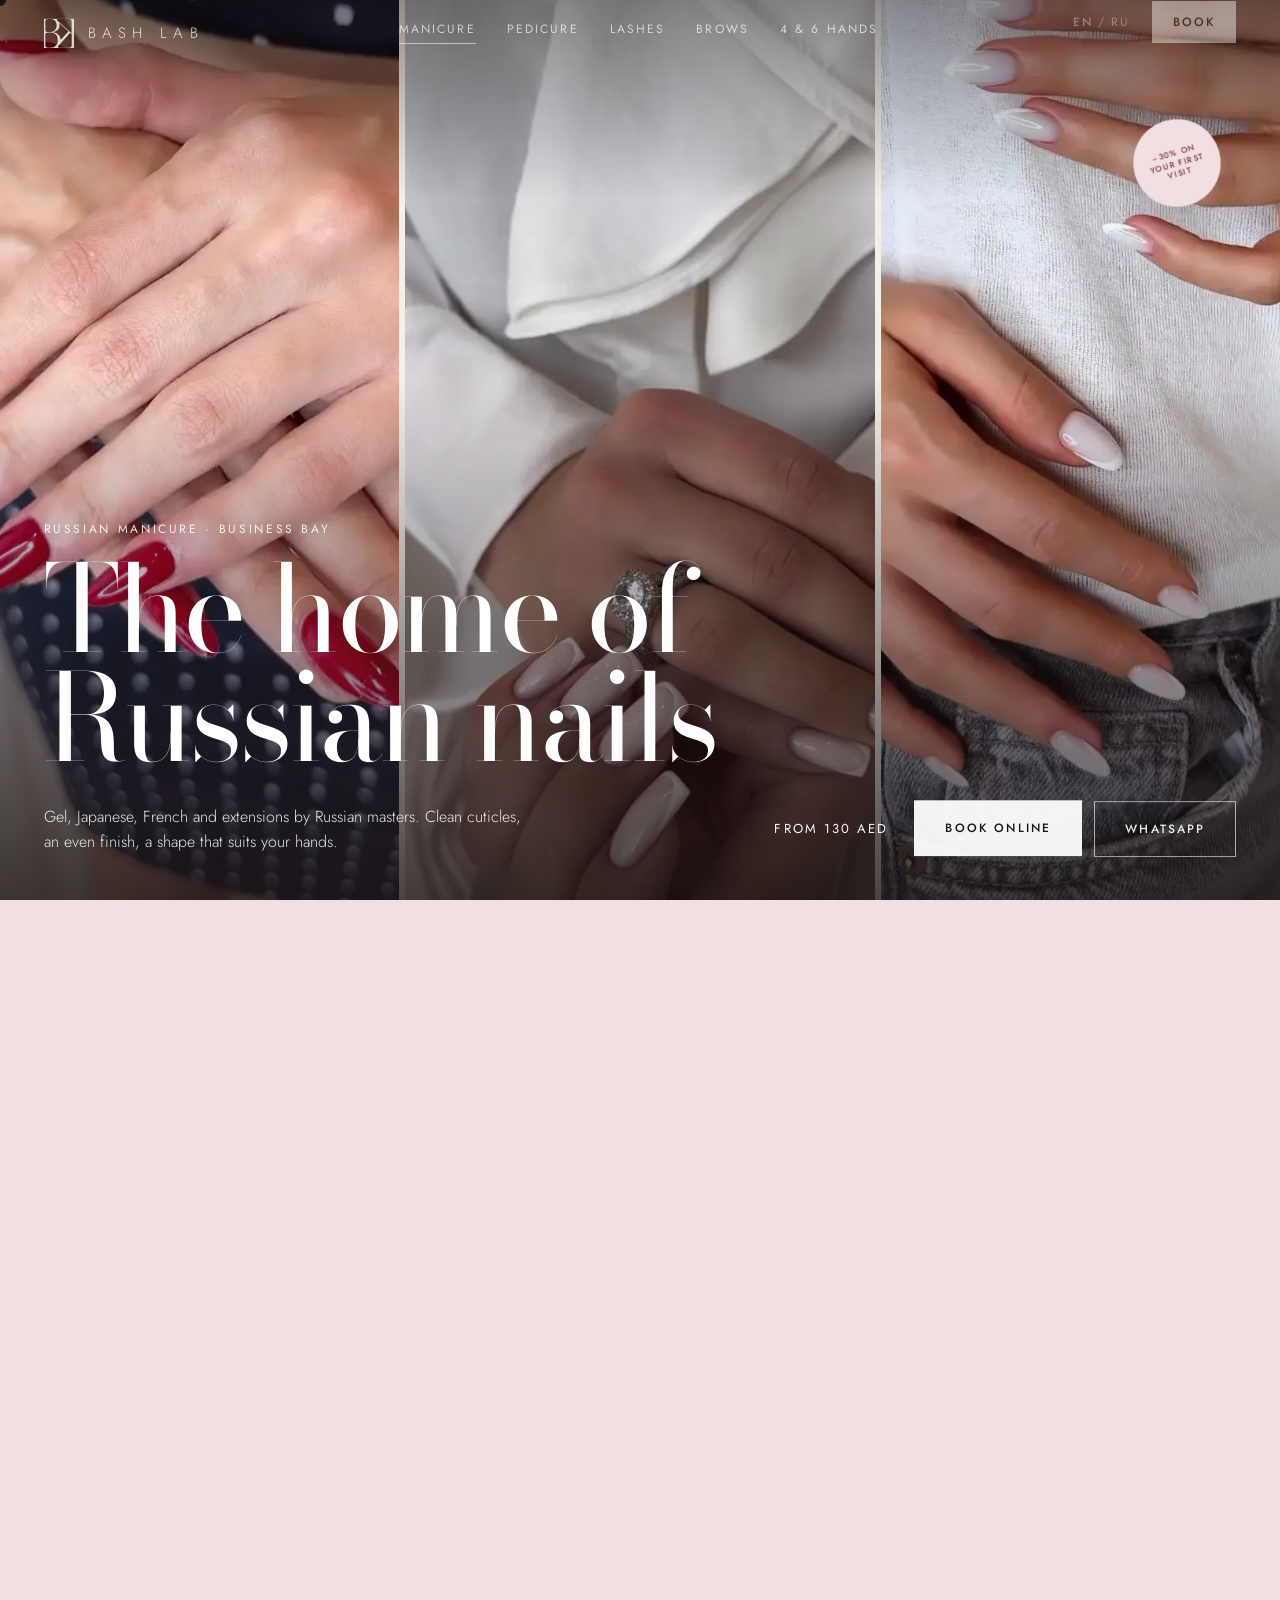
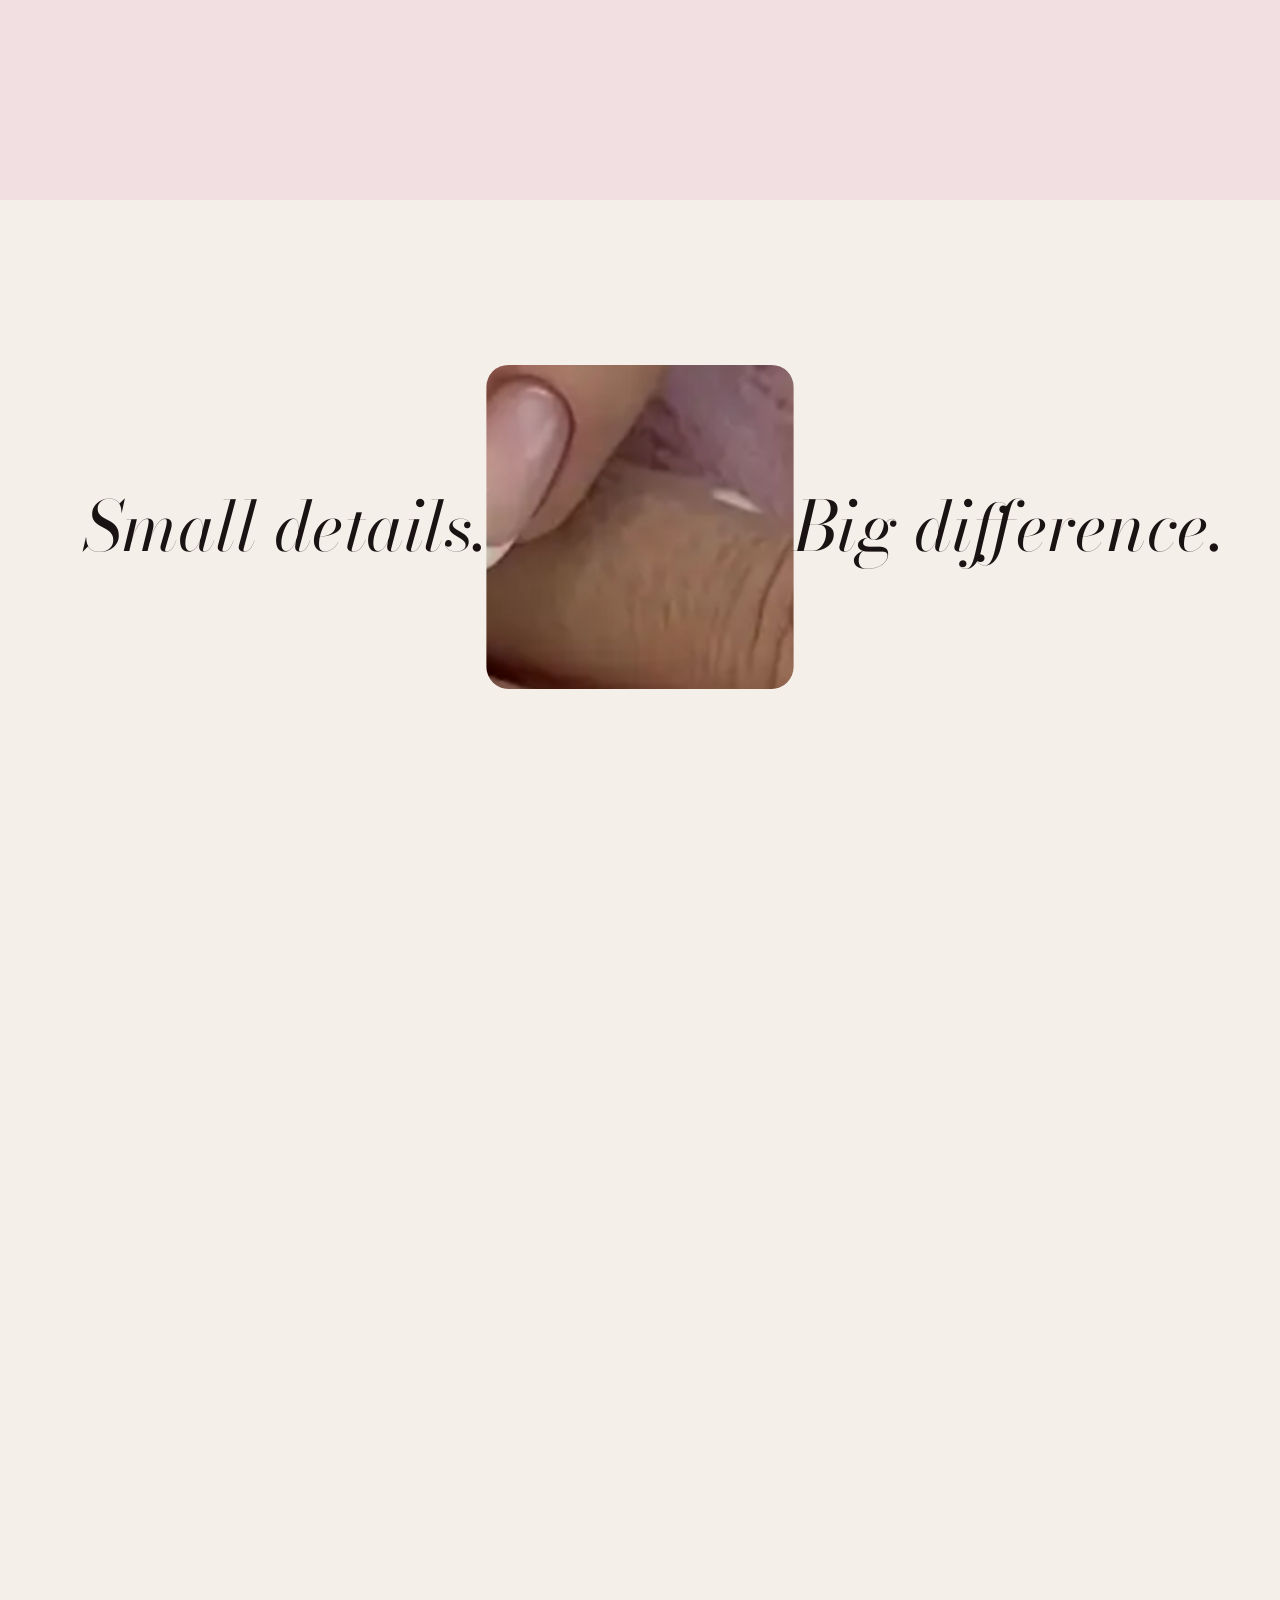
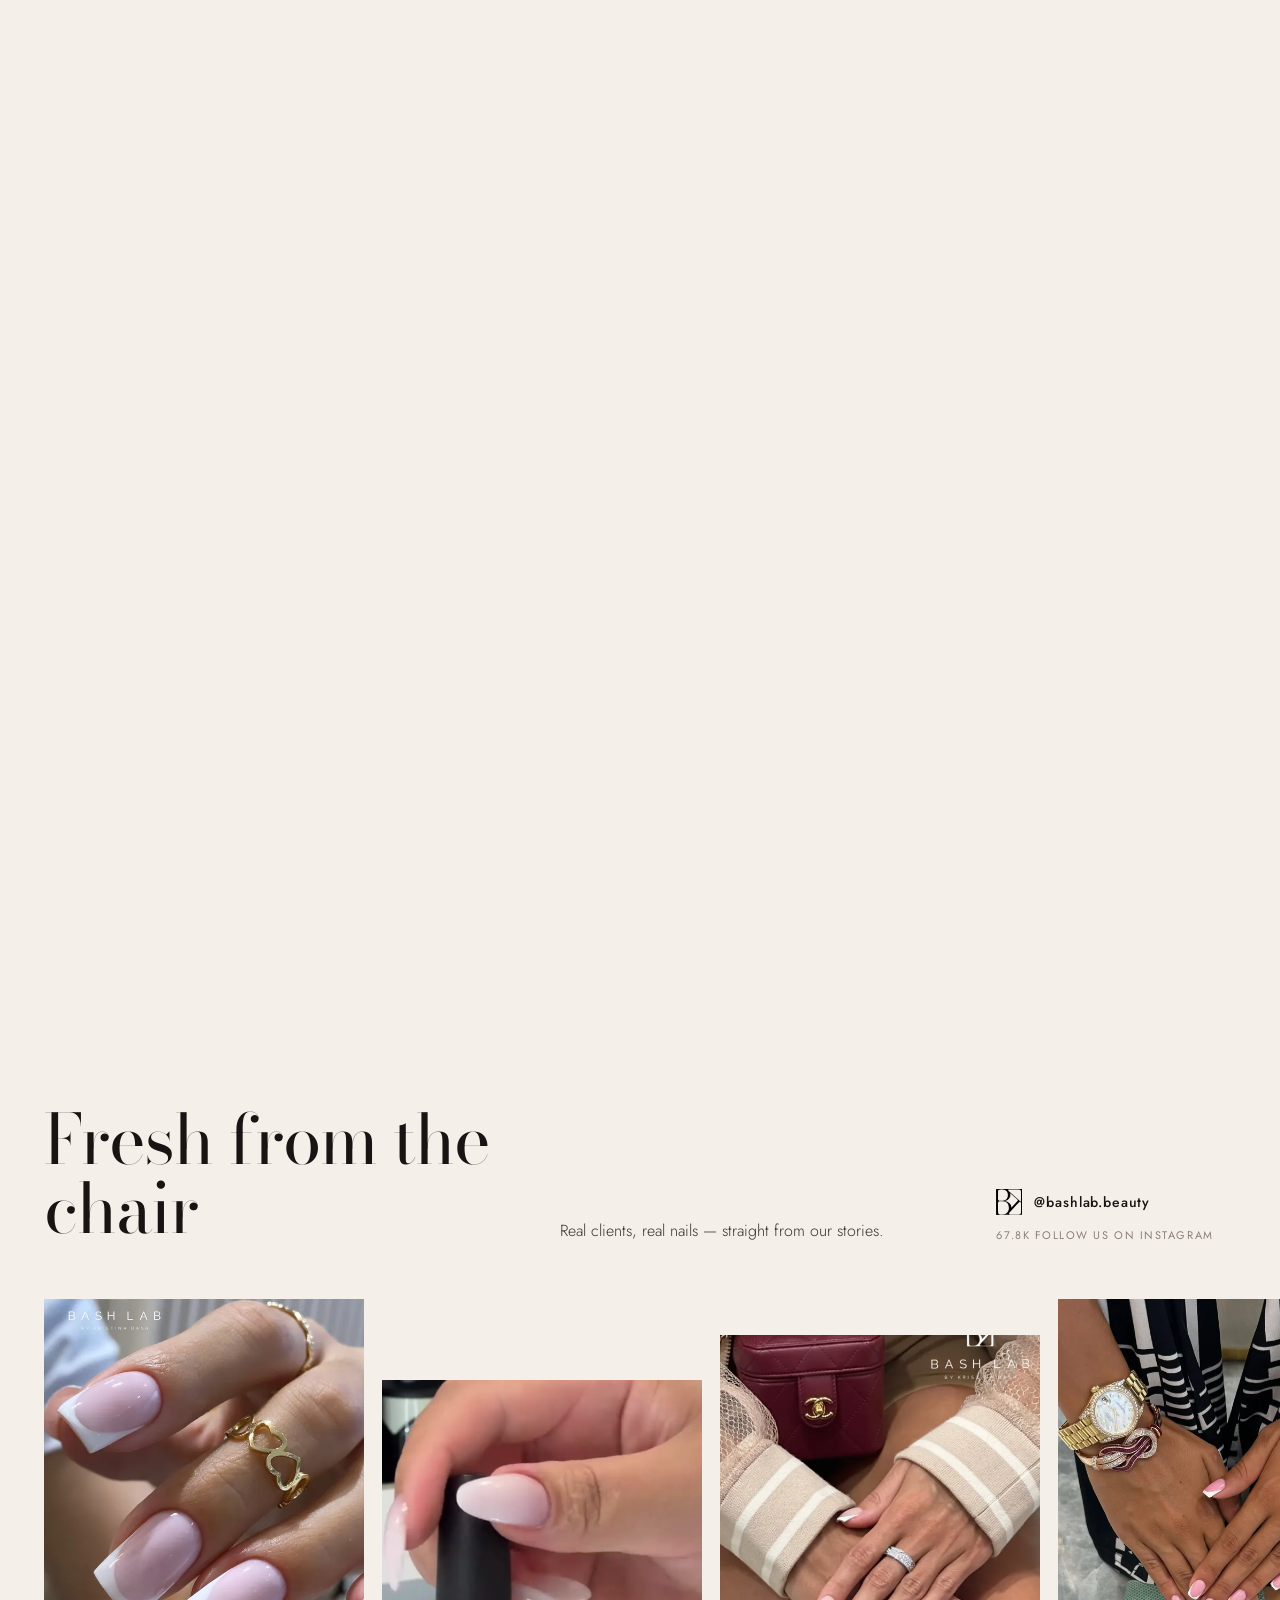
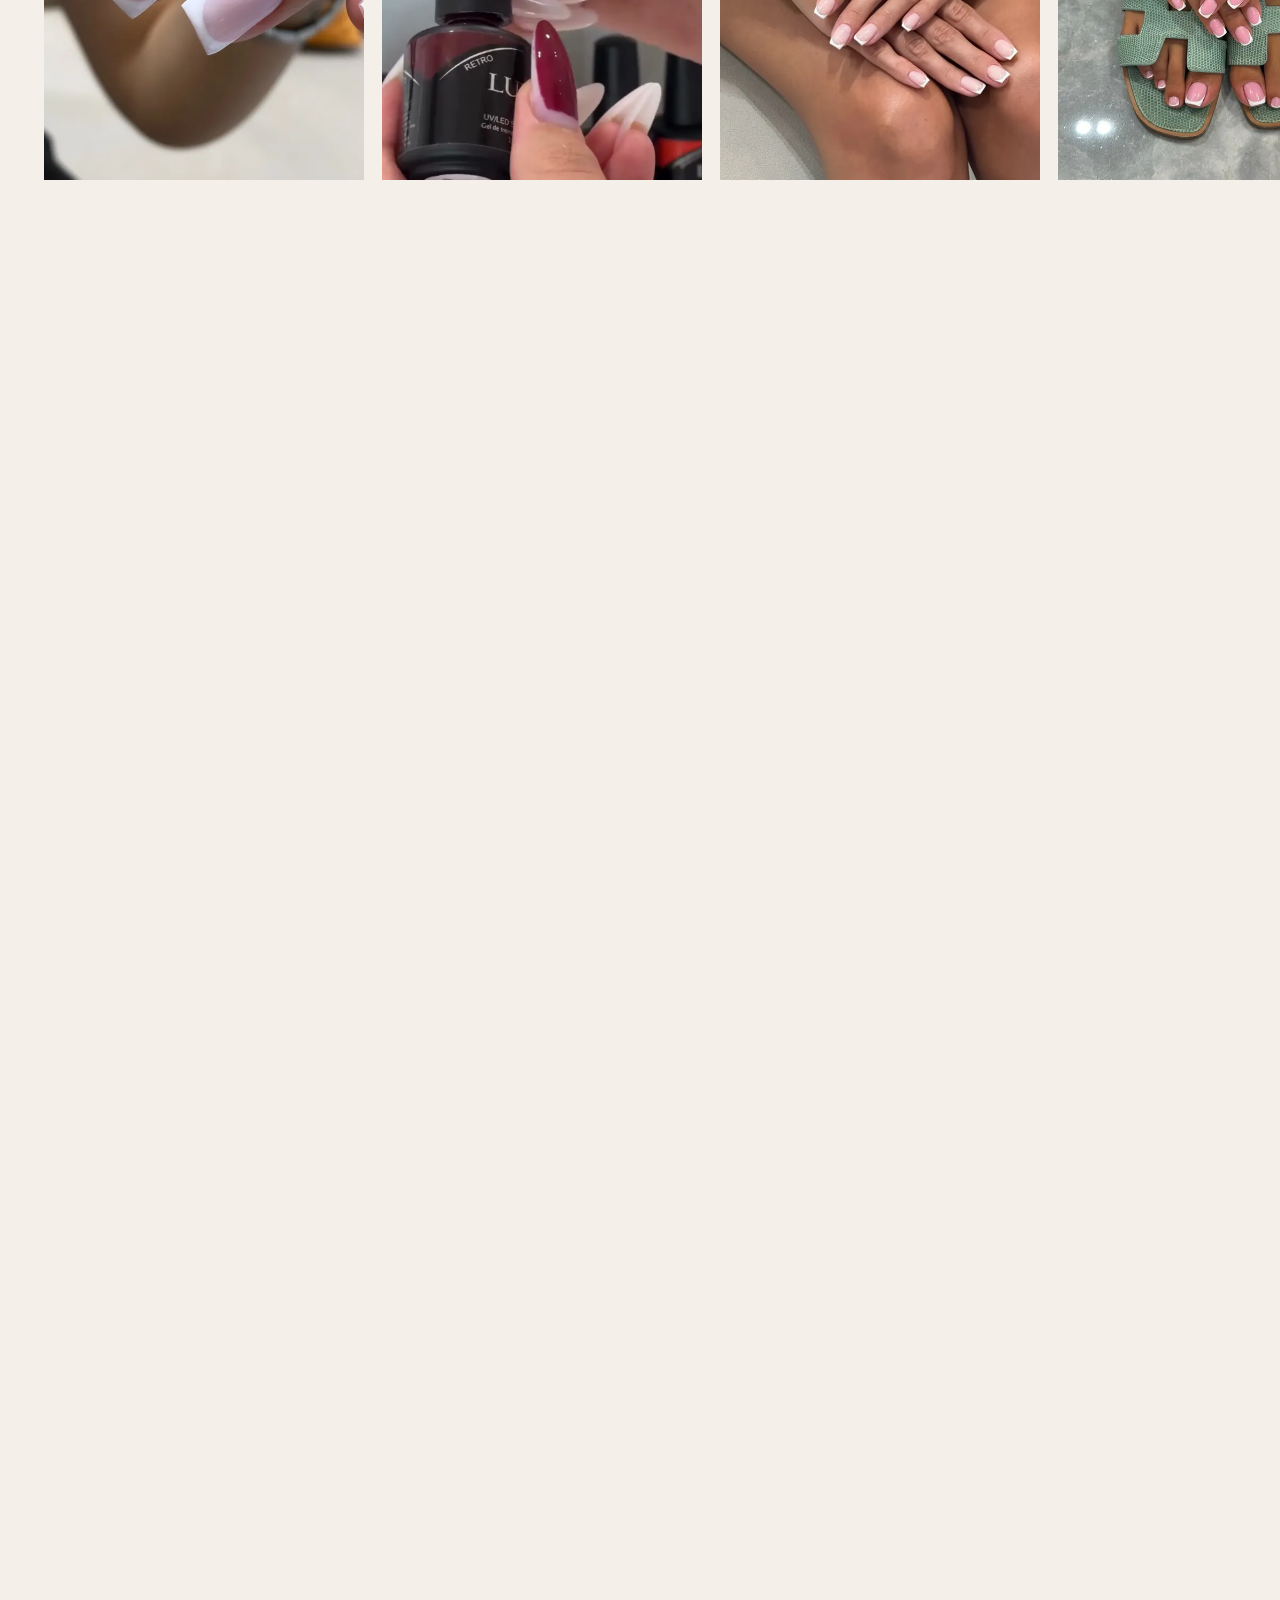
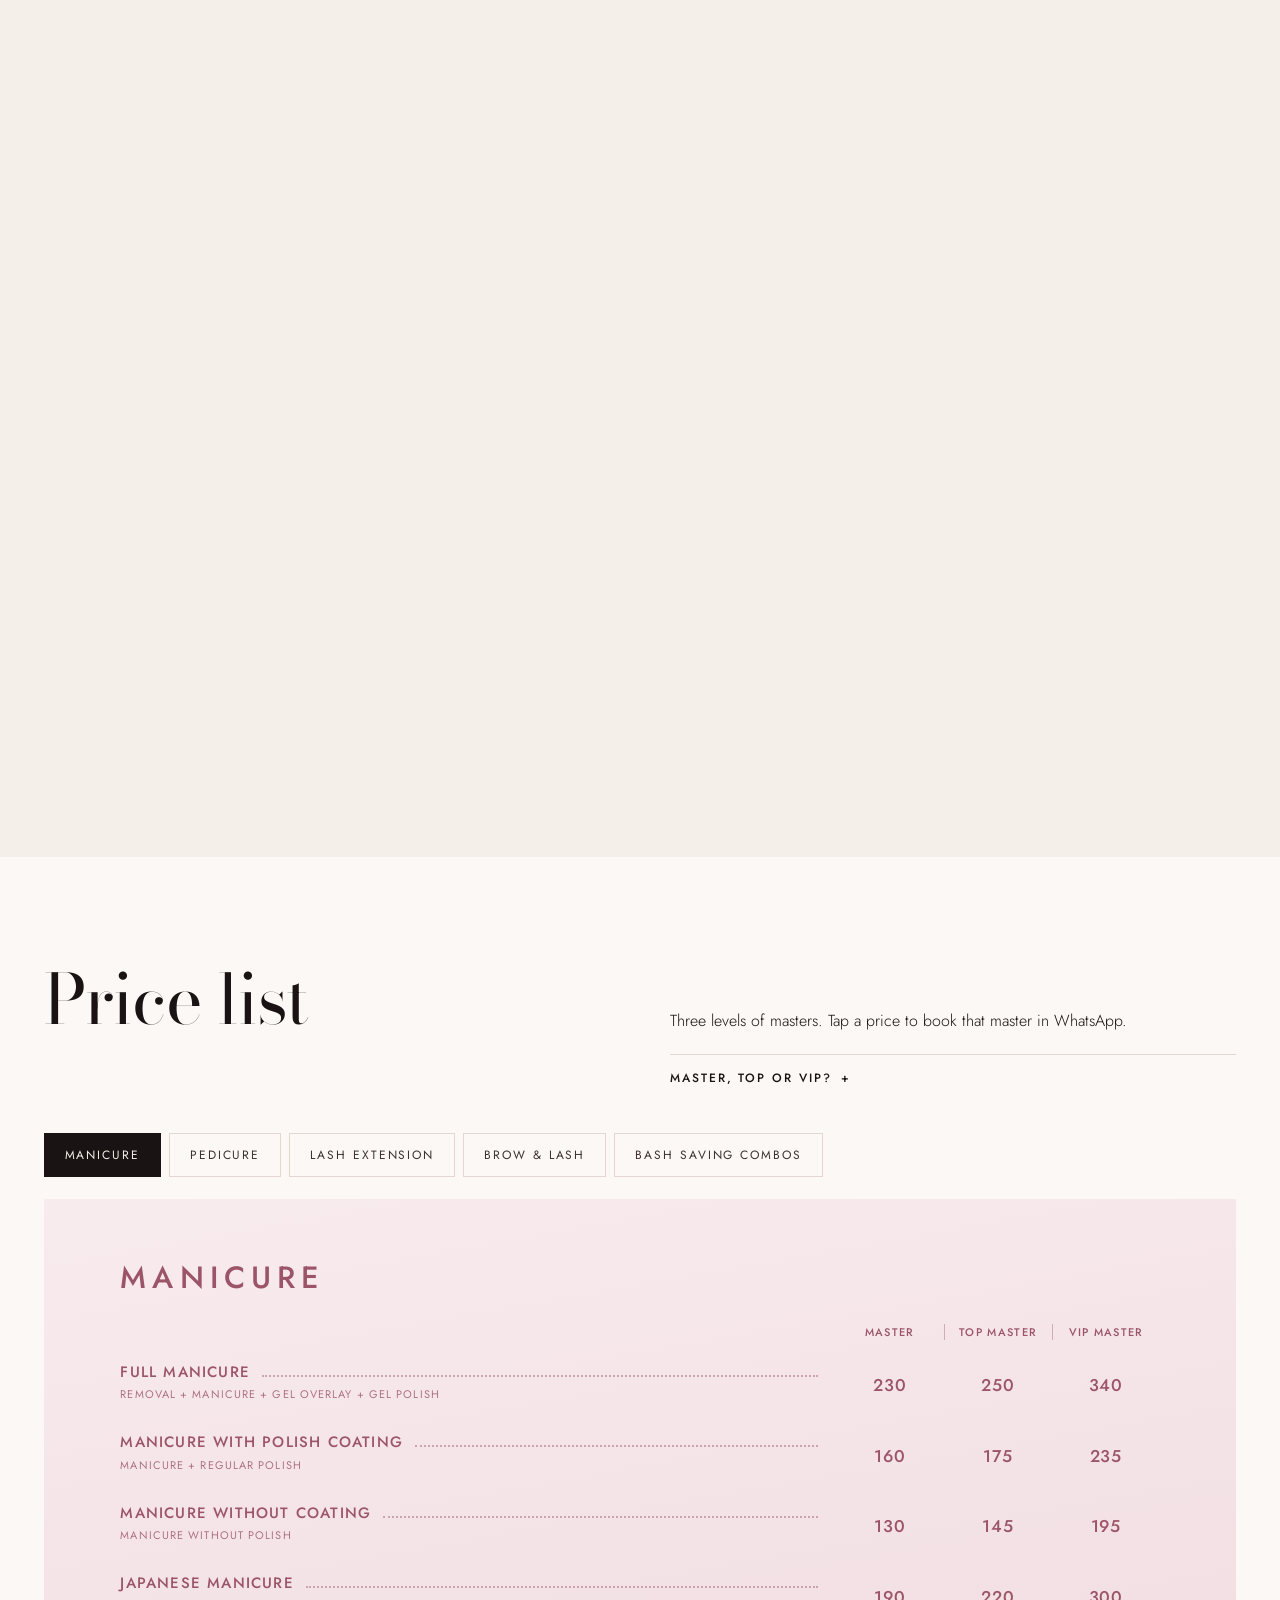
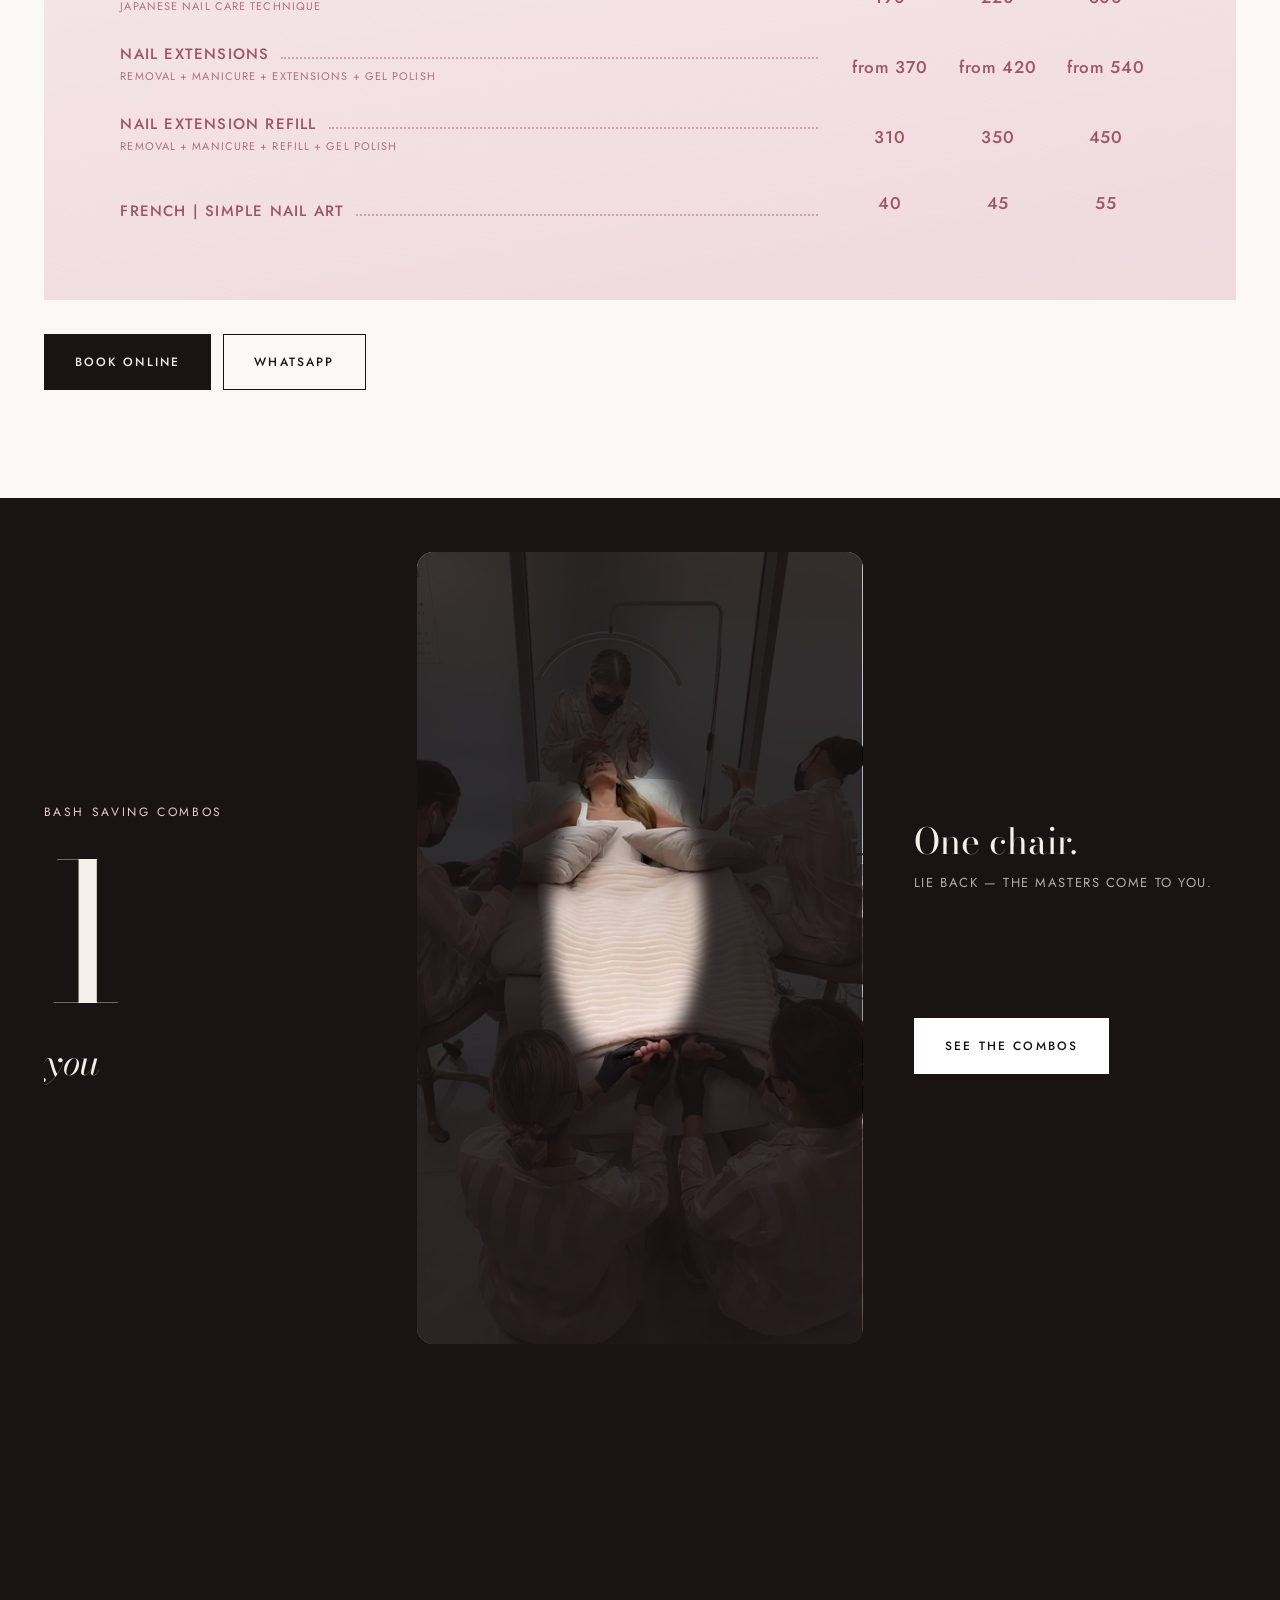
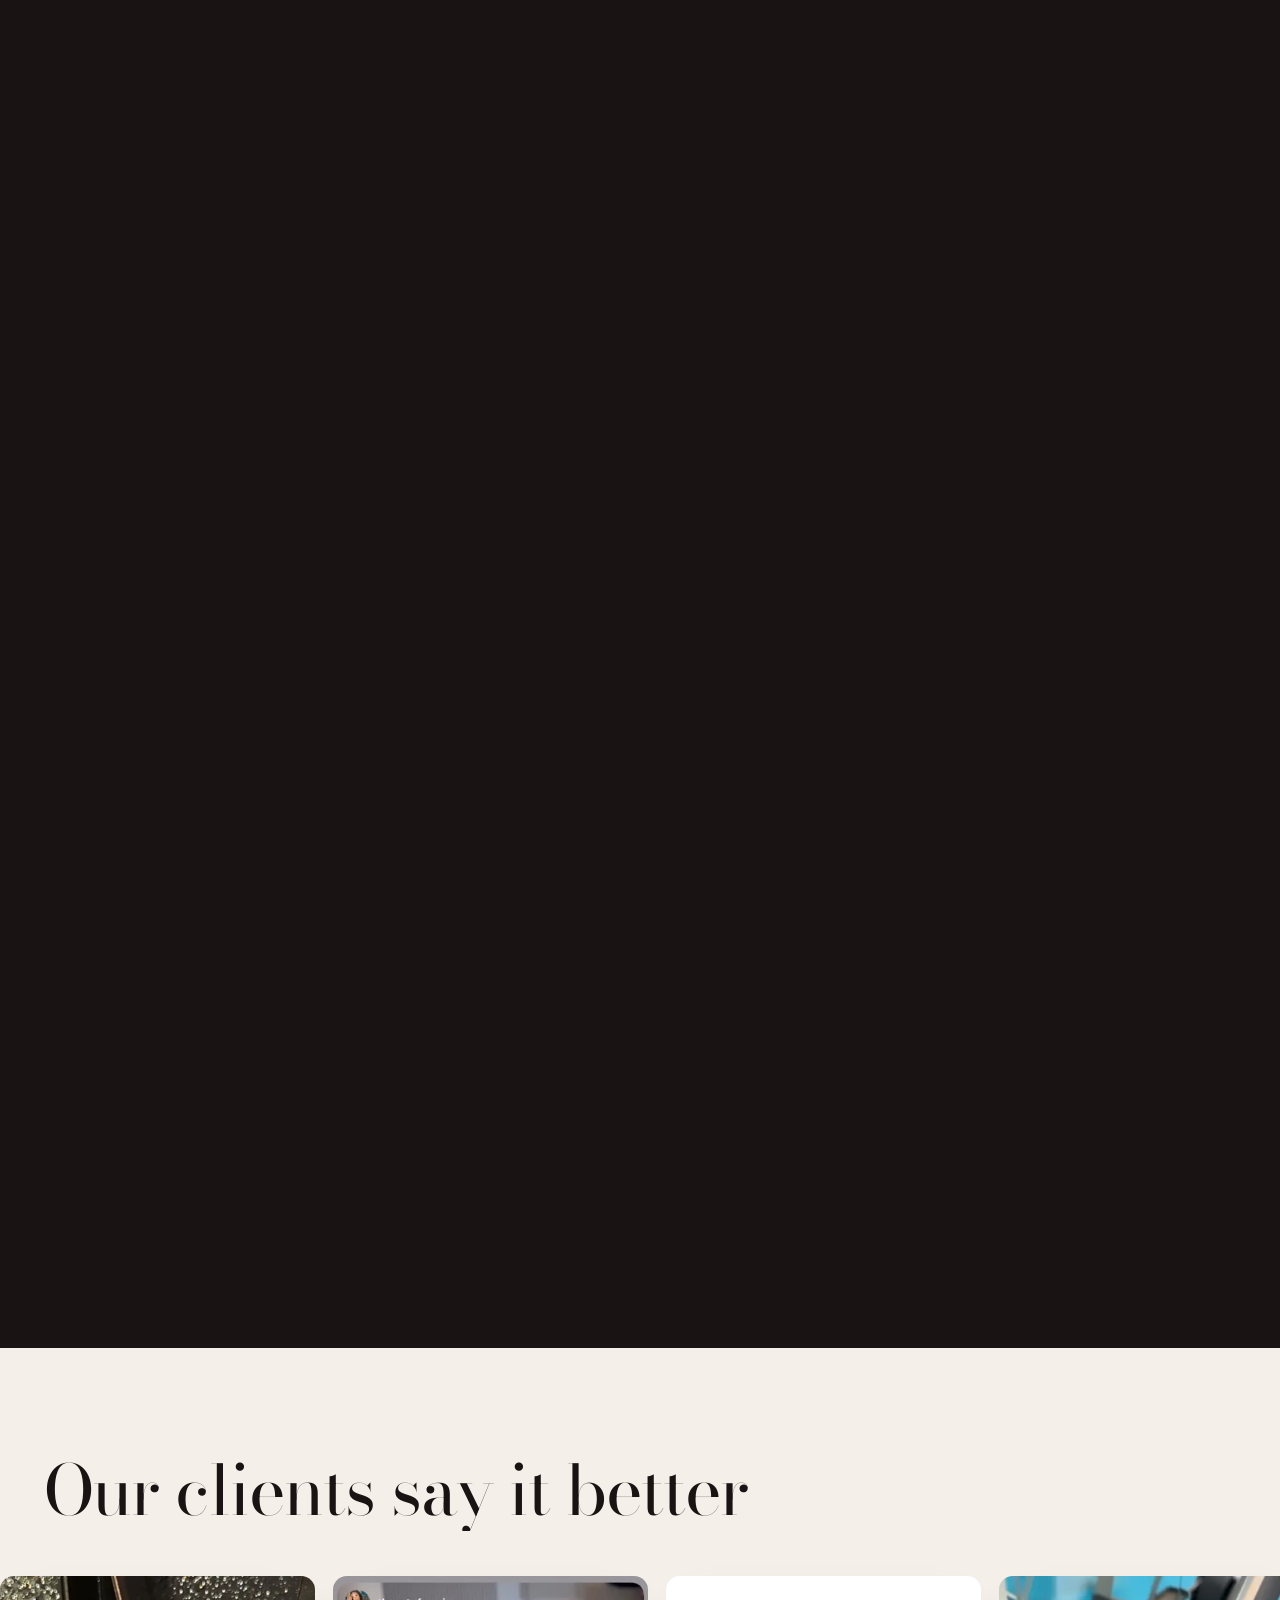
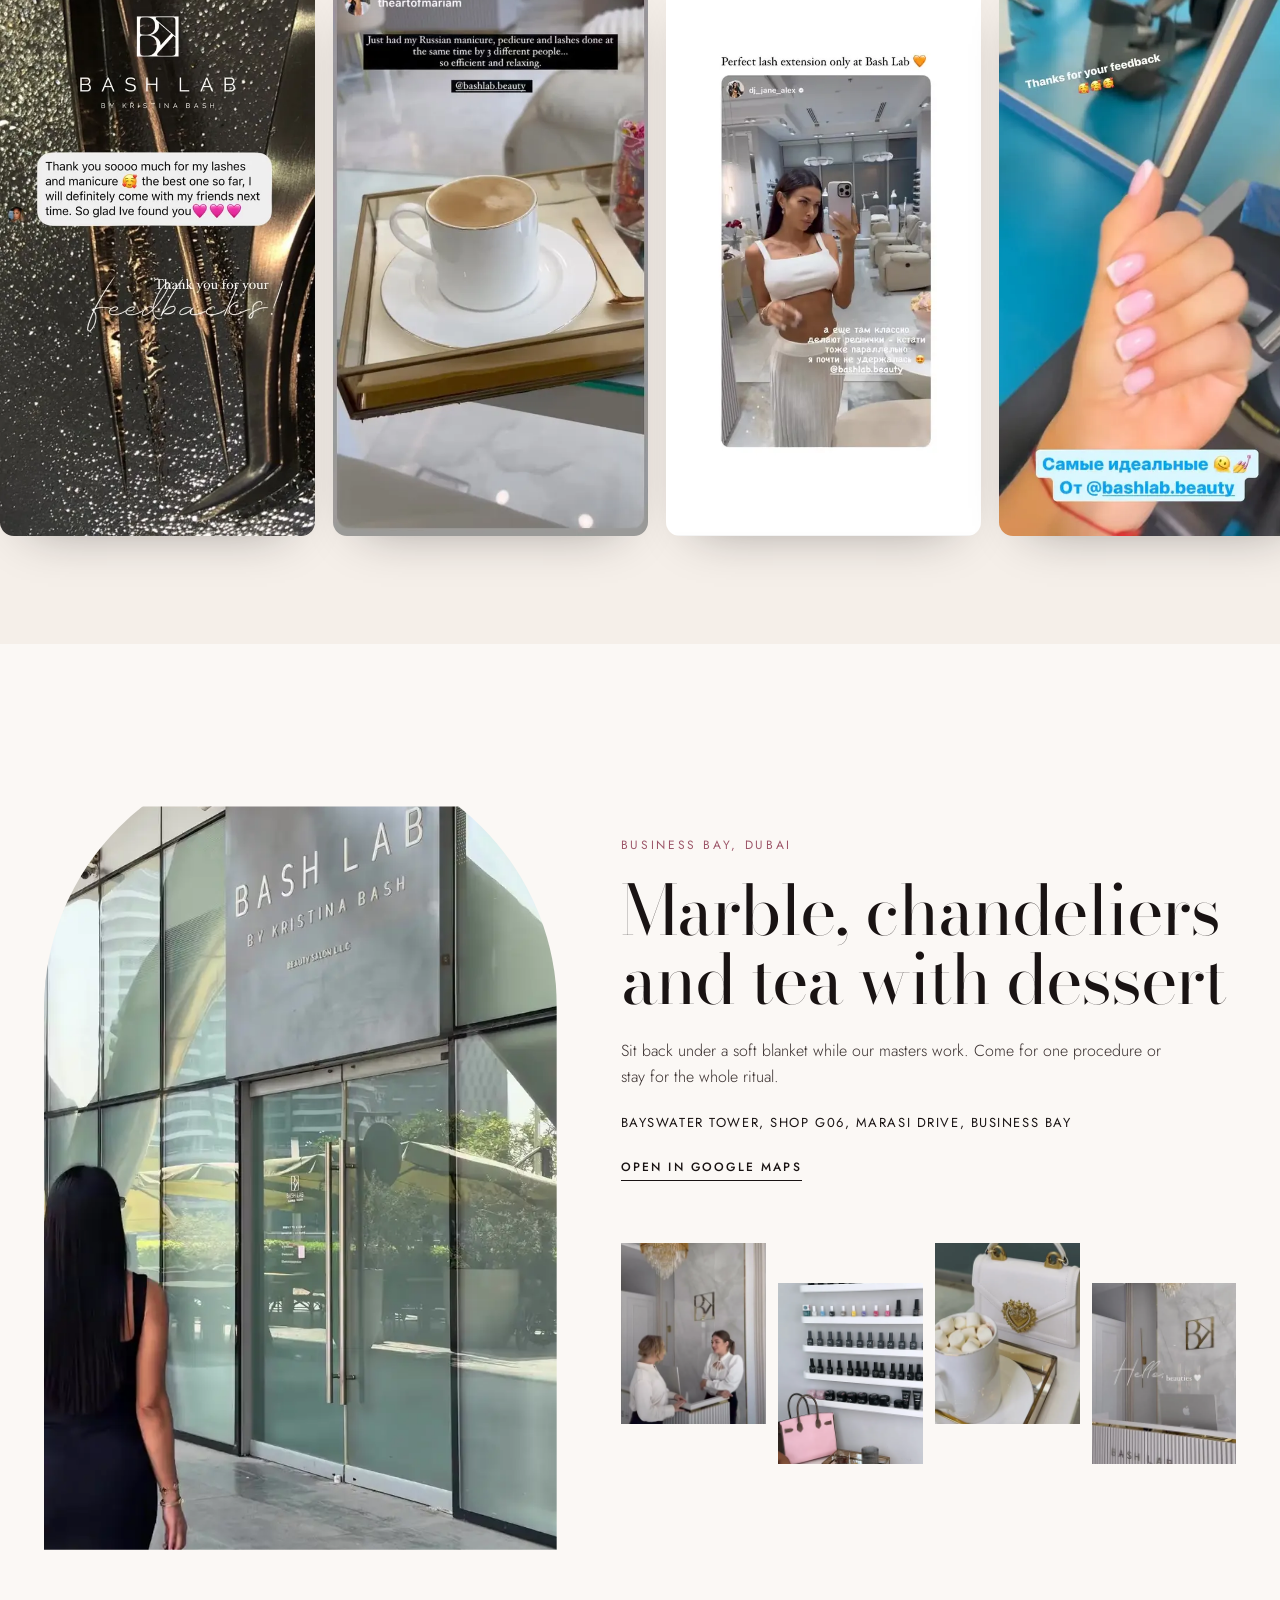
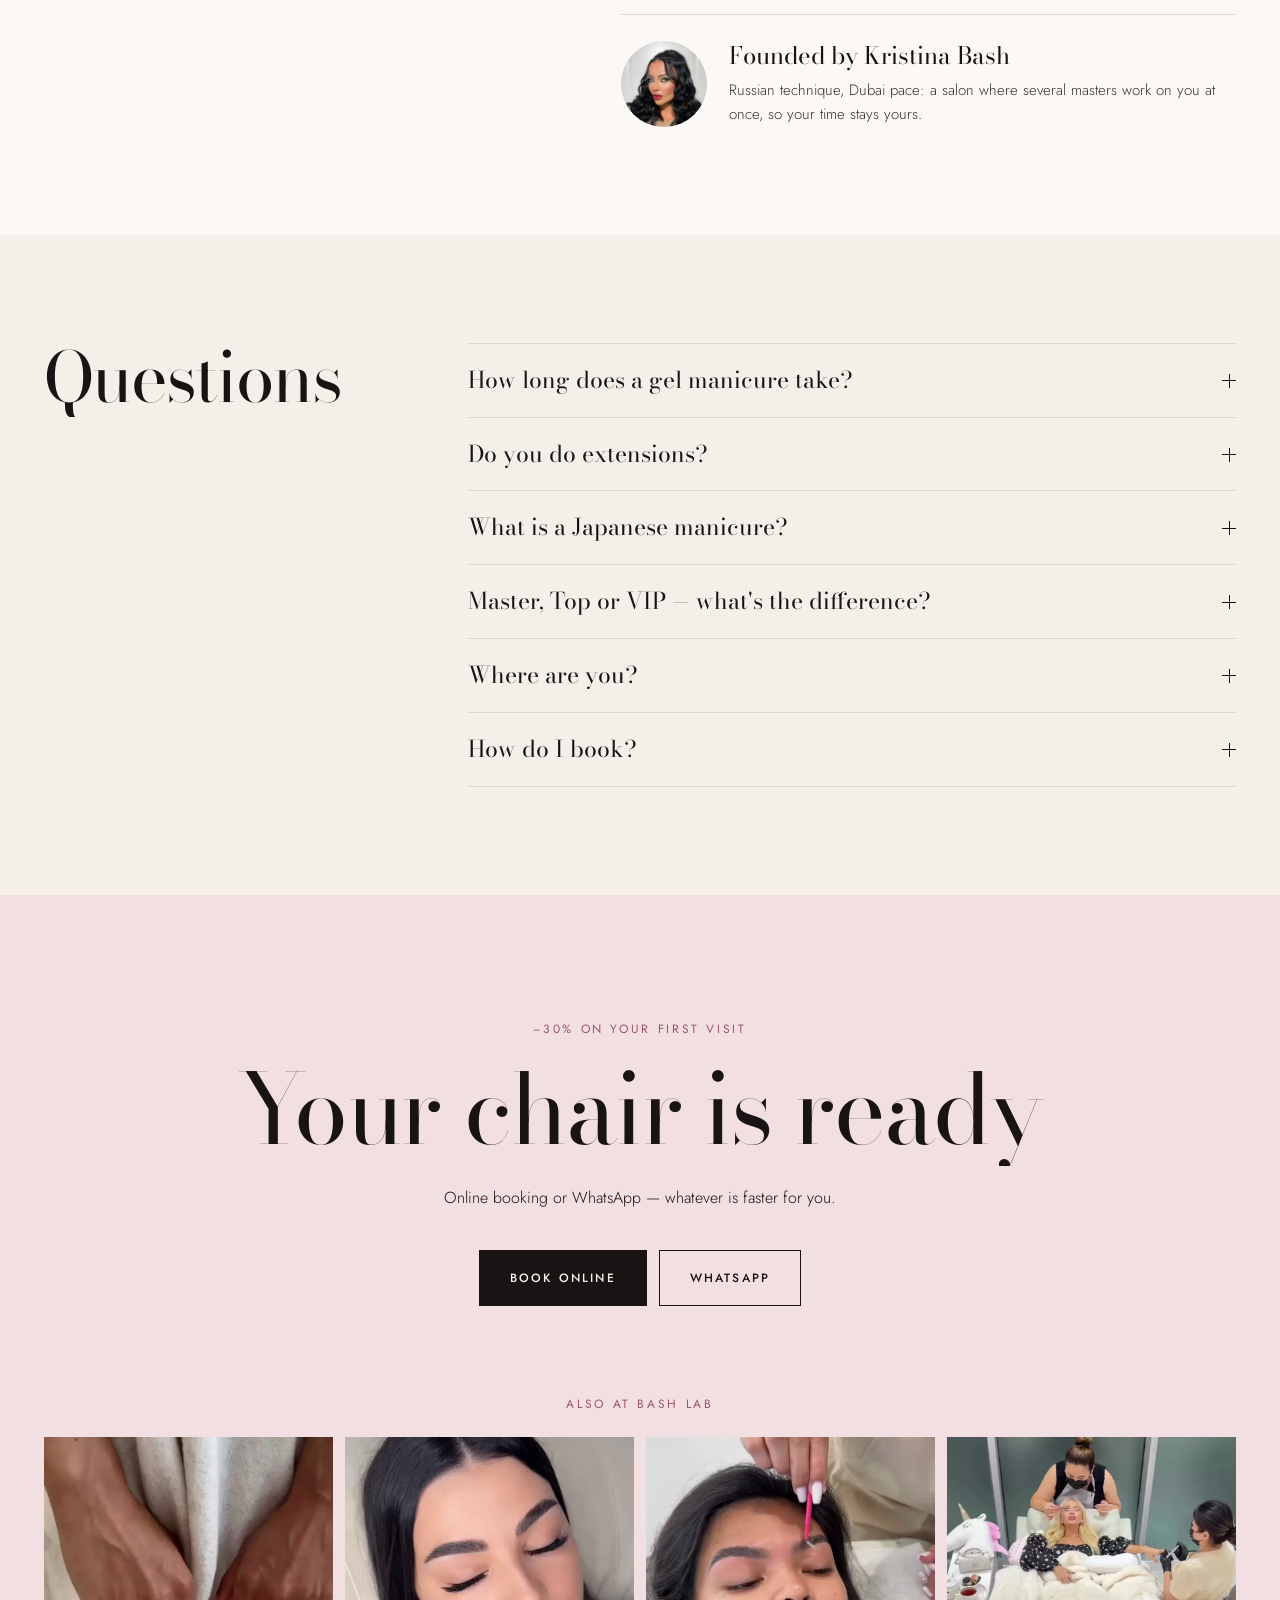
<file: index.html>
<!doctype html>
<html lang="en">
<head>
<meta charset="utf-8">
<meta name="viewport" content="width=device-width, initial-scale=1, viewport-fit=cover">
<meta name="robots" content="noindex, nofollow">
<title>Russian manicure in Business Bay, Dubai — BASH LAB</title>
<meta name="description" content="Russian manicure by Russian masters in Business Bay: gel, Japanese, French and extensions. From 130 AED, −30% on your first visit.">
<link rel="alternate" hreflang="en" href="manicure.html">
<link rel="alternate" hreflang="ru" href="ru/manicure.html">
<meta name="theme-color" content="#f5efe9">
<link rel="icon" href="assets/img/bl.svg" type="image/svg+xml">
<link rel="preload" as="image" href="assets/video/mani-satin.webp" media="(max-width:820px)" fetchpriority="high"><link rel="preload" as="image" href="assets/video/mani-satin.webp" media="(min-width:821px)" fetchpriority="high">
<link rel="preconnect" href="https://fonts.googleapis.com">
<link rel="preconnect" href="https://fonts.gstatic.com" crossorigin>
<link href="https://fonts.googleapis.com/css2?family=Bodoni+Moda:ital,opsz,wght@0,6..96,400;0,6..96,500;1,6..96,400&family=Prata&family=Jost:wght@300;400;500&display=swap" rel="stylesheet">

<link rel="stylesheet" href="assets/css/site.css">
<script>document.documentElement.className='js';try{if(innerWidth<821||sessionStorage.getItem('bl-seen'))document.documentElement.classList.add('seen');if(sessionStorage.getItem('bl-wipe'))document.documentElement.classList.add('wiping')}catch(e){}if(matchMedia('(prefers-reduced-motion: reduce)').matches)document.documentElement.classList.add('reduced')</script>
</head>
<body data-page="manicure">

<div class="loader" aria-hidden="true"><img class="ld-mark" src="assets/img/bl.svg" alt=""><div class="ld-word">BASH LAB</div><div class="ld-line"><i></i></div></div>
<div class="wipe" aria-hidden="true"></div>
<div class="cursor" aria-hidden="true"><span></span></div>

<header class="hd">
  <a class="brand" href="index.html" aria-label="BASH LAB"><img class="mono" src="assets/img/bl.svg" alt=""><span>BASH LAB</span></a>
  <nav class="nav"><a href="manicure.html" aria-current="page">Manicure</a><a href="pedicure.html">Pedicure</a><a href="lashes.html">Lashes</a><a href="brows.html">Brows</a><a href="combos.html">4 &amp; 6 hands</a></nav>
  <div class="hd-r">
    <a class="lang" href="ru/manicure.html" hreflang="RU"><b>EN</b> / RU</a>
    <a class="btn btn-sm" href="https://n820329.alteg.io/company/770394/personal/select-services?o=" target="_blank" rel="noopener" data-cursor="Book">Book</a>
    <button class="burger" type="button" aria-label="Menu"><i></i><i></i></button>
  </div>
</header>
<div class="menu" aria-hidden="true"><nav><a href="manicure.html" aria-current="page">Manicure</a><a href="pedicure.html">Pedicure</a><a href="lashes.html">Lashes</a><a href="brows.html">Brows</a><a href="combos.html">4 &amp; 6 hands</a></nav><a class="lang" href="ru/manicure.html">EN / RU</a></div>

<main>

<section class="hero" data-hero>
  <div class="hero-media"><div class="hp hp0"><video class="hv" data-src="assets/video/mani-red.mp4" poster="assets/video/mani-red.webp" muted loop playsinline preload="none"></video></div><div class="hp hp1"><video class="hv" data-src="assets/video/mani-satin.mp4" poster="assets/video/mani-satin.webp" muted loop playsinline preload="none"></video></div><div class="hp hp2"><video class="hv" data-src="assets/video/mani-jeans.mp4" poster="assets/video/mani-jeans.webp" muted loop playsinline preload="none"></video></div></div>
  <div class="hero-m"><video class="hv" data-src="assets/video/mani-satin.mp4" poster="assets/video/mani-satin.webp" muted loop playsinline preload="none"></video></div>
  <div class="hero-shade"></div>
  <p class="badge">−30% on your first visit</p>
  <div class="hero-txt">
    <p class="eyebrow">Russian manicure · Business Bay</p>
    <h1 class="h1">The home of<br>Russian nails</h1>
    <div class="hero-row">
      <p class="lead">Gel, Japanese, French and extensions by Russian masters. Clean cuticles, an even finish, a shape that suits your hands.</p>
      <div class="hero-cta">
        <span class="from">from 130 AED</span>
        <a class="btn btn-light" href="https://n820329.alteg.io/company/770394/personal/select-services?o=" target="_blank" rel="noopener" data-cursor="Book">Book online</a>
        <a class="btn btn-line" href="https://wa.me/971552872506?text=Hello%21%20I%27d%20like%20to%20book%20at%20Bash%20Lab." target="_blank" rel="noopener" data-cursor="WhatsApp">WhatsApp</a>
      </div>
    </div>
  </div>
  <span class="scroll-hint">Scroll</span>
</section>

<div class="ticker" aria-hidden="true"><div class="tk"><span>Russian nails</span><img src="assets/img/bl.svg" alt=""><span>Lash extensions</span><img src="assets/img/bl.svg" alt=""><span>Brow lamination</span><img src="assets/img/bl.svg" alt=""><span>4 &amp; 6 hands combos</span><img src="assets/img/bl.svg" alt=""><span>Business Bay</span><img src="assets/img/bl.svg" alt=""><span>−30% on your first visit</span><img src="assets/img/bl.svg" alt=""></div></div>

<section class="manifesto">
  <p class="mf" data-words>Small details make the big difference. A clean cuticle line, an even gel overlay, a French that stays sharp for weeks — and tea with dessert while you sit back.</p>
  <ul class="facts"><li><b>130–540<small>AED</small></b><span>from a quick manicure to extensions</span></li><li><b>2 h<small></small></b><span>gel manicure with removal</span></li><li><b>−30%<small></small></b><span>on your first visit</span></li></ul>
</section>

<section class="film film-land" data-film><div class="film-in"><p class="fl">Small details.</p><div class="fm"><video class="fv" data-src="assets/video/mani-file.mp4" poster="assets/video/mani-file.webp" muted loop playsinline preload="none"></video></div><p class="fr">Big difference.</p></div></section>

<section class="wall" data-wall>
  <div class="wall-head">
    <h2 class="split">Fresh from the chair</h2>
    <p class="lead">Real clients, real nails — straight from our stories.</p>
    <a class="ig" href="https://www.instagram.com/bashlab.beauty/" target="_blank" rel="noopener" data-cursor="Instagram"><img src="assets/img/bl.svg" alt="">@bashlab.beauty<small>67.8K follow us on Instagram</small></a>
  </div>
  <div class="wall-track"><figure class="wc"><img class="wm" src="assets/img/n-french.webp" alt="" loading="lazy" decoding="async"></figure><figure class="wc"><video class="wm" data-src="assets/video/mani-colour.mp4" poster="assets/video/mani-colour.webp" muted loop playsinline preload="none"></video></figure><figure class="wc"><img class="wm" src="assets/img/n-burgundy.webp" alt="" loading="lazy" decoding="async"></figure><figure class="wc"><img class="wm" src="assets/img/n-rolex.webp" alt="" loading="lazy" decoding="async"></figure><figure class="wc"><img class="wm" src="assets/img/n-glitter.webp" alt="" loading="lazy" decoding="async"></figure><figure class="wc"><video class="wm" data-src="assets/video/mani-jeans.mp4" poster="assets/video/mani-jeans.webp" muted loop playsinline preload="none"></video></figure><figure class="wc"><img class="wm" src="assets/img/n-scarf.webp" alt="" loading="lazy" decoding="async"></figure><figure class="wc"><img class="wm" src="assets/img/n-red.webp" alt="" loading="lazy" decoding="async"></figure><figure class="wc"><img class="wm" src="assets/img/n-frenchp.webp" alt="" loading="lazy" decoding="async"></figure><figure class="wc"><img class="wm" src="assets/img/n-gold.webp" alt="" loading="lazy" decoding="async"></figure></div>
</section>

<section class="prices" id="prices">
  <div class="pr-head">
    <h2 class="split">Price list</h2>
    <p class="lead">Three levels of masters. Tap a price to book that master in WhatsApp.</p>
    <details class="tiers"><summary>Master, Top or VIP?</summary><p>The level is the master&#x27;s experience. Same salon, same tea — pick the price that fits.</p></details>
  </div>
  <div class="tabs" role="tablist"><button type="button" role="tab" data-sec="manicure" aria-selected="true">Manicure</button><button type="button" role="tab" data-sec="pedicure" aria-selected="false">Pedicure</button><button type="button" role="tab" data-sec="lashes" aria-selected="false">Lash Extension</button><button type="button" role="tab" data-sec="brows-lashes" aria-selected="false">Brow &amp; Lash</button><button type="button" role="tab" data-sec="combos" aria-selected="false">Bash Saving Combos</button></div>
  <div class="cards"><div class="pc" data-sec="manicure"><h3>Manicure</h3><ul><li class="row rh" aria-hidden="true"><div class="rn"></div><div class="rp"><span>Master</span><span>Top Master</span><span>VIP Master</span></div></li><li class="row"><div class="rn"><b>Full Manicure</b><span>Removal + manicure + gel overlay + gel polish</span></div><div class="rp"><a class="pr" href="https://wa.me/971552872506?text=Hello%21%20I%27d%20like%20to%20book%3A%20Full%20Manicure%2C%20Master%20%28230%20AED%29" target="_blank" rel="noopener" data-cursor="WhatsApp" data-t="Master">230</a><a class="pr" href="https://wa.me/971552872506?text=Hello%21%20I%27d%20like%20to%20book%3A%20Full%20Manicure%2C%20Top%20Master%20%28250%20AED%29" target="_blank" rel="noopener" data-cursor="WhatsApp" data-t="Top Master">250</a><a class="pr" href="https://wa.me/971552872506?text=Hello%21%20I%27d%20like%20to%20book%3A%20Full%20Manicure%2C%20VIP%20Master%20%28340%20AED%29" target="_blank" rel="noopener" data-cursor="WhatsApp" data-t="VIP Master">340</a></div></li><li class="row"><div class="rn"><b>Manicure with Polish Coating</b><span>Manicure + regular polish</span></div><div class="rp"><a class="pr" href="https://wa.me/971552872506?text=Hello%21%20I%27d%20like%20to%20book%3A%20Manicure%20with%20Polish%20Coating%2C%20Master%20%28160%20AED%29" target="_blank" rel="noopener" data-cursor="WhatsApp" data-t="Master">160</a><a class="pr" href="https://wa.me/971552872506?text=Hello%21%20I%27d%20like%20to%20book%3A%20Manicure%20with%20Polish%20Coating%2C%20Top%20Master%20%28175%20AED%29" target="_blank" rel="noopener" data-cursor="WhatsApp" data-t="Top Master">175</a><a class="pr" href="https://wa.me/971552872506?text=Hello%21%20I%27d%20like%20to%20book%3A%20Manicure%20with%20Polish%20Coating%2C%20VIP%20Master%20%28235%20AED%29" target="_blank" rel="noopener" data-cursor="WhatsApp" data-t="VIP Master">235</a></div></li><li class="row"><div class="rn"><b>Manicure without Coating</b><span>Manicure without polish</span></div><div class="rp"><a class="pr" href="https://wa.me/971552872506?text=Hello%21%20I%27d%20like%20to%20book%3A%20Manicure%20without%20Coating%2C%20Master%20%28130%20AED%29" target="_blank" rel="noopener" data-cursor="WhatsApp" data-t="Master">130</a><a class="pr" href="https://wa.me/971552872506?text=Hello%21%20I%27d%20like%20to%20book%3A%20Manicure%20without%20Coating%2C%20Top%20Master%20%28145%20AED%29" target="_blank" rel="noopener" data-cursor="WhatsApp" data-t="Top Master">145</a><a class="pr" href="https://wa.me/971552872506?text=Hello%21%20I%27d%20like%20to%20book%3A%20Manicure%20without%20Coating%2C%20VIP%20Master%20%28195%20AED%29" target="_blank" rel="noopener" data-cursor="WhatsApp" data-t="VIP Master">195</a></div></li><li class="row"><div class="rn"><b>Japanese Manicure</b><span>Japanese nail care technique</span></div><div class="rp"><a class="pr" href="https://wa.me/971552872506?text=Hello%21%20I%27d%20like%20to%20book%3A%20Japanese%20Manicure%2C%20Master%20%28190%20AED%29" target="_blank" rel="noopener" data-cursor="WhatsApp" data-t="Master">190</a><a class="pr" href="https://wa.me/971552872506?text=Hello%21%20I%27d%20like%20to%20book%3A%20Japanese%20Manicure%2C%20Top%20Master%20%28220%20AED%29" target="_blank" rel="noopener" data-cursor="WhatsApp" data-t="Top Master">220</a><a class="pr" href="https://wa.me/971552872506?text=Hello%21%20I%27d%20like%20to%20book%3A%20Japanese%20Manicure%2C%20VIP%20Master%20%28300%20AED%29" target="_blank" rel="noopener" data-cursor="WhatsApp" data-t="VIP Master">300</a></div></li><li class="row"><div class="rn"><b>Nail Extensions</b><span>Removal + manicure + extensions + gel polish</span></div><div class="rp"><a class="pr" href="https://wa.me/971552872506?text=Hello%21%20I%27d%20like%20to%20book%3A%20Nail%20Extensions%2C%20Master%20%28from%20370%20AED%29" target="_blank" rel="noopener" data-cursor="WhatsApp" data-t="Master">from 370</a><a class="pr" href="https://wa.me/971552872506?text=Hello%21%20I%27d%20like%20to%20book%3A%20Nail%20Extensions%2C%20Top%20Master%20%28from%20420%20AED%29" target="_blank" rel="noopener" data-cursor="WhatsApp" data-t="Top Master">from 420</a><a class="pr" href="https://wa.me/971552872506?text=Hello%21%20I%27d%20like%20to%20book%3A%20Nail%20Extensions%2C%20VIP%20Master%20%28from%20540%20AED%29" target="_blank" rel="noopener" data-cursor="WhatsApp" data-t="VIP Master">from 540</a></div></li><li class="row"><div class="rn"><b>Nail Extension Refill</b><span>Removal + manicure + refill + gel polish</span></div><div class="rp"><a class="pr" href="https://wa.me/971552872506?text=Hello%21%20I%27d%20like%20to%20book%3A%20Nail%20Extension%20Refill%2C%20Master%20%28310%20AED%29" target="_blank" rel="noopener" data-cursor="WhatsApp" data-t="Master">310</a><a class="pr" href="https://wa.me/971552872506?text=Hello%21%20I%27d%20like%20to%20book%3A%20Nail%20Extension%20Refill%2C%20Top%20Master%20%28350%20AED%29" target="_blank" rel="noopener" data-cursor="WhatsApp" data-t="Top Master">350</a><a class="pr" href="https://wa.me/971552872506?text=Hello%21%20I%27d%20like%20to%20book%3A%20Nail%20Extension%20Refill%2C%20VIP%20Master%20%28450%20AED%29" target="_blank" rel="noopener" data-cursor="WhatsApp" data-t="VIP Master">450</a></div></li><li class="row"><div class="rn"><b>French | Simple Nail Art</b></div><div class="rp"><a class="pr" href="https://wa.me/971552872506?text=Hello%21%20I%27d%20like%20to%20book%3A%20French%20%7C%20Simple%20Nail%20Art%2C%20Master%20%2840%20AED%29" target="_blank" rel="noopener" data-cursor="WhatsApp" data-t="Master">40</a><a class="pr" href="https://wa.me/971552872506?text=Hello%21%20I%27d%20like%20to%20book%3A%20French%20%7C%20Simple%20Nail%20Art%2C%20Top%20Master%20%2845%20AED%29" target="_blank" rel="noopener" data-cursor="WhatsApp" data-t="Top Master">45</a><a class="pr" href="https://wa.me/971552872506?text=Hello%21%20I%27d%20like%20to%20book%3A%20French%20%7C%20Simple%20Nail%20Art%2C%20VIP%20Master%20%2855%20AED%29" target="_blank" rel="noopener" data-cursor="WhatsApp" data-t="VIP Master">55</a></div></li></ul></div><div class="pc" data-sec="pedicure" hidden><h3>Pedicure</h3><ul><li class="row rh" aria-hidden="true"><div class="rn"></div><div class="rp"><span>Master</span><span>Top Master</span><span>VIP Master</span></div></li><li class="row"><div class="rn"><b>Full Smart Pedicure</b><span>Removal + pedicure + gel polish + heel care</span></div><div class="rp"><a class="pr" href="https://wa.me/971552872506?text=Hello%21%20I%27d%20like%20to%20book%3A%20Full%20Smart%20Pedicure%2C%20Master%20%28240%20AED%29" target="_blank" rel="noopener" data-cursor="WhatsApp" data-t="Master">240</a><a class="pr" href="https://wa.me/971552872506?text=Hello%21%20I%27d%20like%20to%20book%3A%20Full%20Smart%20Pedicure%2C%20Top%20Master%20%28280%20AED%29" target="_blank" rel="noopener" data-cursor="WhatsApp" data-t="Top Master">280</a><a class="pr" href="https://wa.me/971552872506?text=Hello%21%20I%27d%20like%20to%20book%3A%20Full%20Smart%20Pedicure%2C%20VIP%20Master%20%28355%20AED%29" target="_blank" rel="noopener" data-cursor="WhatsApp" data-t="VIP Master">355</a></div></li><li class="row"><div class="rn"><b>Pedicure with Regular Polish</b><span>Pedicure + regular polish</span></div><div class="rp"><a class="pr" href="https://wa.me/971552872506?text=Hello%21%20I%27d%20like%20to%20book%3A%20Pedicure%20with%20Regular%20Polish%2C%20Master%20%28175%20AED%29" target="_blank" rel="noopener" data-cursor="WhatsApp" data-t="Master">175</a><a class="pr" href="https://wa.me/971552872506?text=Hello%21%20I%27d%20like%20to%20book%3A%20Pedicure%20with%20Regular%20Polish%2C%20Top%20Master%20%28205%20AED%29" target="_blank" rel="noopener" data-cursor="WhatsApp" data-t="Top Master">205</a><a class="pr" href="https://wa.me/971552872506?text=Hello%21%20I%27d%20like%20to%20book%3A%20Pedicure%20with%20Regular%20Polish%2C%20VIP%20Master%20%28270%20AED%29" target="_blank" rel="noopener" data-cursor="WhatsApp" data-t="VIP Master">270</a></div></li><li class="row"><div class="rn"><b>Pedicure without Coating</b><span>Pedicure without polish</span></div><div class="rp"><a class="pr" href="https://wa.me/971552872506?text=Hello%21%20I%27d%20like%20to%20book%3A%20Pedicure%20without%20Coating%2C%20Master%20%28160%20AED%29" target="_blank" rel="noopener" data-cursor="WhatsApp" data-t="Master">160</a><a class="pr" href="https://wa.me/971552872506?text=Hello%21%20I%27d%20like%20to%20book%3A%20Pedicure%20without%20Coating%2C%20Top%20Master%20%28185%20AED%29" target="_blank" rel="noopener" data-cursor="WhatsApp" data-t="Top Master">185</a><a class="pr" href="https://wa.me/971552872506?text=Hello%21%20I%27d%20like%20to%20book%3A%20Pedicure%20without%20Coating%2C%20VIP%20Master%20%28245%20AED%29" target="_blank" rel="noopener" data-cursor="WhatsApp" data-t="VIP Master">245</a></div></li><li class="row"><div class="rn"><b>Medical Pedicure</b><span>Medical pedicure</span></div><div class="rp"><a class="pr" href="https://wa.me/971552872506?text=Hello%21%20I%27d%20like%20to%20book%3A%20Medical%20Pedicure%2C%20Master%20%28210%20AED%29" target="_blank" rel="noopener" data-cursor="WhatsApp" data-t="Master">210</a><a class="pr" href="https://wa.me/971552872506?text=Hello%21%20I%27d%20like%20to%20book%3A%20Medical%20Pedicure%2C%20Top%20Master%20%28245%20AED%29" target="_blank" rel="noopener" data-cursor="WhatsApp" data-t="Top Master">245</a><a class="pr" href="https://wa.me/971552872506?text=Hello%21%20I%27d%20like%20to%20book%3A%20Medical%20Pedicure%2C%20VIP%20Master%20%28325%20AED%29" target="_blank" rel="noopener" data-cursor="WhatsApp" data-t="VIP Master">325</a></div></li><li class="row"><div class="rn"><b>French | Simple Nail Art</b></div><div class="rp"><a class="pr" href="https://wa.me/971552872506?text=Hello%21%20I%27d%20like%20to%20book%3A%20French%20%7C%20Simple%20Nail%20Art%2C%20Master%20%2840%20AED%29" target="_blank" rel="noopener" data-cursor="WhatsApp" data-t="Master">40</a><a class="pr" href="https://wa.me/971552872506?text=Hello%21%20I%27d%20like%20to%20book%3A%20French%20%7C%20Simple%20Nail%20Art%2C%20Top%20Master%20%2845%20AED%29" target="_blank" rel="noopener" data-cursor="WhatsApp" data-t="Top Master">45</a><a class="pr" href="https://wa.me/971552872506?text=Hello%21%20I%27d%20like%20to%20book%3A%20French%20%7C%20Simple%20Nail%20Art%2C%20VIP%20Master%20%2855%20AED%29" target="_blank" rel="noopener" data-cursor="WhatsApp" data-t="VIP Master">55</a></div></li></ul></div><div class="pc" data-sec="lashes" hidden><h3>Lash Extension</h3><ul><li class="row rh" aria-hidden="true"><div class="rn"></div><div class="rp"><span>Master</span><span>Top Master</span><span>VIP Master</span></div></li><li class="row"><div class="rn"><b>Classic</b></div><div class="rp"><a class="pr" href="https://wa.me/971552872506?text=Hello%21%20I%27d%20like%20to%20book%3A%20Classic%2C%20Master%20%28250%20AED%29" target="_blank" rel="noopener" data-cursor="WhatsApp" data-t="Master">250</a><a class="pr" href="https://wa.me/971552872506?text=Hello%21%20I%27d%20like%20to%20book%3A%20Classic%2C%20Top%20Master%20%28290%20AED%29" target="_blank" rel="noopener" data-cursor="WhatsApp" data-t="Top Master">290</a><a class="pr" href="https://wa.me/971552872506?text=Hello%21%20I%27d%20like%20to%20book%3A%20Classic%2C%20VIP%20Master%20%28340%20AED%29" target="_blank" rel="noopener" data-cursor="WhatsApp" data-t="VIP Master">340</a></div></li><li class="row"><div class="rn"><b>2D Volume</b></div><div class="rp"><a class="pr" href="https://wa.me/971552872506?text=Hello%21%20I%27d%20like%20to%20book%3A%202D%20Volume%2C%20Master%20%28290%20AED%29" target="_blank" rel="noopener" data-cursor="WhatsApp" data-t="Master">290</a><a class="pr" href="https://wa.me/971552872506?text=Hello%21%20I%27d%20like%20to%20book%3A%202D%20Volume%2C%20Top%20Master%20%28350%20AED%29" target="_blank" rel="noopener" data-cursor="WhatsApp" data-t="Top Master">350</a><a class="pr" href="https://wa.me/971552872506?text=Hello%21%20I%27d%20like%20to%20book%3A%202D%20Volume%2C%20VIP%20Master%20%28380%20AED%29" target="_blank" rel="noopener" data-cursor="WhatsApp" data-t="VIP Master">380</a></div></li><li class="row"><div class="rn"><b>3D Volume</b></div><div class="rp"><a class="pr" href="https://wa.me/971552872506?text=Hello%21%20I%27d%20like%20to%20book%3A%203D%20Volume%2C%20Master%20%28330%20AED%29" target="_blank" rel="noopener" data-cursor="WhatsApp" data-t="Master">330</a><a class="pr" href="https://wa.me/971552872506?text=Hello%21%20I%27d%20like%20to%20book%3A%203D%20Volume%2C%20Top%20Master%20%28390%20AED%29" target="_blank" rel="noopener" data-cursor="WhatsApp" data-t="Top Master">390</a><a class="pr" href="https://wa.me/971552872506?text=Hello%21%20I%27d%20like%20to%20book%3A%203D%20Volume%2C%20VIP%20Master%20%28420%20AED%29" target="_blank" rel="noopener" data-cursor="WhatsApp" data-t="VIP Master">420</a></div></li><li class="row"><div class="rn"><b>4D Volume</b></div><div class="rp"><a class="pr" href="https://wa.me/971552872506?text=Hello%21%20I%27d%20like%20to%20book%3A%204D%20Volume%2C%20Master%20%28370%20AED%29" target="_blank" rel="noopener" data-cursor="WhatsApp" data-t="Master">370</a><a class="pr" href="https://wa.me/971552872506?text=Hello%21%20I%27d%20like%20to%20book%3A%204D%20Volume%2C%20Top%20Master%20%28430%20AED%29" target="_blank" rel="noopener" data-cursor="WhatsApp" data-t="Top Master">430</a><a class="pr" href="https://wa.me/971552872506?text=Hello%21%20I%27d%20like%20to%20book%3A%204D%20Volume%2C%20VIP%20Master%20%28460%20AED%29" target="_blank" rel="noopener" data-cursor="WhatsApp" data-t="VIP Master">460</a></div></li><li class="row"><div class="rn"><b>5D Volume</b></div><div class="rp"><a class="pr" href="https://wa.me/971552872506?text=Hello%21%20I%27d%20like%20to%20book%3A%205D%20Volume%2C%20Master%20%28410%20AED%29" target="_blank" rel="noopener" data-cursor="WhatsApp" data-t="Master">410</a><a class="pr" href="https://wa.me/971552872506?text=Hello%21%20I%27d%20like%20to%20book%3A%205D%20Volume%2C%20Top%20Master%20%28470%20AED%29" target="_blank" rel="noopener" data-cursor="WhatsApp" data-t="Top Master">470</a><a class="pr" href="https://wa.me/971552872506?text=Hello%21%20I%27d%20like%20to%20book%3A%205D%20Volume%2C%20VIP%20Master%20%28500%20AED%29" target="_blank" rel="noopener" data-cursor="WhatsApp" data-t="VIP Master">500</a></div></li><li class="row"><div class="rn"><b>Full Volume</b></div><div class="rp"><a class="pr" href="https://wa.me/971552872506?text=Hello%21%20I%27d%20like%20to%20book%3A%20Full%20Volume%2C%20Master%20%28460%20AED%29" target="_blank" rel="noopener" data-cursor="WhatsApp" data-t="Master">460</a><a class="pr" href="https://wa.me/971552872506?text=Hello%21%20I%27d%20like%20to%20book%3A%20Full%20Volume%2C%20Top%20Master%20%28520%20AED%29" target="_blank" rel="noopener" data-cursor="WhatsApp" data-t="Top Master">520</a><a class="pr" href="https://wa.me/971552872506?text=Hello%21%20I%27d%20like%20to%20book%3A%20Full%20Volume%2C%20VIP%20Master%20%28550%20AED%29" target="_blank" rel="noopener" data-cursor="WhatsApp" data-t="VIP Master">550</a></div></li><li class="row"><div class="rn"><b>L | M Curve</b></div><div class="rp"><a class="pr" href="https://wa.me/971552872506?text=Hello%21%20I%27d%20like%20to%20book%3A%20L%20%7C%20M%20Curve%2C%20Master%20%2850%20AED%29" target="_blank" rel="noopener" data-cursor="WhatsApp" data-t="Master">50</a><a class="pr" href="https://wa.me/971552872506?text=Hello%21%20I%27d%20like%20to%20book%3A%20L%20%7C%20M%20Curve%2C%20Top%20Master%20%2860%20AED%29" target="_blank" rel="noopener" data-cursor="WhatsApp" data-t="Top Master">60</a><a class="pr" href="https://wa.me/971552872506?text=Hello%21%20I%27d%20like%20to%20book%3A%20L%20%7C%20M%20Curve%2C%20VIP%20Master%20%2865%20AED%29" target="_blank" rel="noopener" data-cursor="WhatsApp" data-t="VIP Master">65</a></div></li><li class="row"><div class="rn"><b>Kim | Kylie | Anime Effect</b></div><div class="rp"><a class="pr" href="https://wa.me/971552872506?text=Hello%21%20I%27d%20like%20to%20book%3A%20Kim%20%7C%20Kylie%20%7C%20Anime%20Effect%2C%20Master%20%2845%20AED%29" target="_blank" rel="noopener" data-cursor="WhatsApp" data-t="Master">45</a><a class="pr" href="https://wa.me/971552872506?text=Hello%21%20I%27d%20like%20to%20book%3A%20Kim%20%7C%20Kylie%20%7C%20Anime%20Effect%2C%20Top%20Master%20%2855%20AED%29" target="_blank" rel="noopener" data-cursor="WhatsApp" data-t="Top Master">55</a><a class="pr" href="https://wa.me/971552872506?text=Hello%21%20I%27d%20like%20to%20book%3A%20Kim%20%7C%20Kylie%20%7C%20Anime%20Effect%2C%20VIP%20Master%20%2870%20AED%29" target="_blank" rel="noopener" data-cursor="WhatsApp" data-t="VIP Master">70</a></div></li></ul></div><div class="pc" data-sec="brows-lashes" hidden><h3>Brow &amp; Lash</h3><ul><li class="row rh" aria-hidden="true"><div class="rn"></div><div class="rp"><span>Master</span><span>Top Master</span><span>VIP Master</span></div></li><li class="row"><div class="rn"><b>Eyebrow Shaping</b></div><div class="rp"><a class="pr" href="https://wa.me/971552872506?text=Hello%21%20I%27d%20like%20to%20book%3A%20Eyebrow%20Shaping%2C%20Master%20%2890%20AED%29" target="_blank" rel="noopener" data-cursor="WhatsApp" data-t="Master">90</a><a class="pr" href="https://wa.me/971552872506?text=Hello%21%20I%27d%20like%20to%20book%3A%20Eyebrow%20Shaping%2C%20Top%20Master%20%28100%20AED%29" target="_blank" rel="noopener" data-cursor="WhatsApp" data-t="Top Master">100</a><a class="pr" href="https://wa.me/971552872506?text=Hello%21%20I%27d%20like%20to%20book%3A%20Eyebrow%20Shaping%2C%20VIP%20Master%20%28125%20AED%29" target="_blank" rel="noopener" data-cursor="WhatsApp" data-t="VIP Master">125</a></div></li><li class="row"><div class="rn"><b>Eyebrow Tinting</b></div><div class="rp"><a class="pr" href="https://wa.me/971552872506?text=Hello%21%20I%27d%20like%20to%20book%3A%20Eyebrow%20Tinting%2C%20Master%20%28115%20AED%29" target="_blank" rel="noopener" data-cursor="WhatsApp" data-t="Master">115</a><a class="pr" href="https://wa.me/971552872506?text=Hello%21%20I%27d%20like%20to%20book%3A%20Eyebrow%20Tinting%2C%20Top%20Master%20%28130%20AED%29" target="_blank" rel="noopener" data-cursor="WhatsApp" data-t="Top Master">130</a><a class="pr" href="https://wa.me/971552872506?text=Hello%21%20I%27d%20like%20to%20book%3A%20Eyebrow%20Tinting%2C%20VIP%20Master%20%28155%20AED%29" target="_blank" rel="noopener" data-cursor="WhatsApp" data-t="VIP Master">155</a></div></li><li class="row"><div class="rn"><b>Brow Lamination</b></div><div class="rp"><a class="pr" href="https://wa.me/971552872506?text=Hello%21%20I%27d%20like%20to%20book%3A%20Brow%20Lamination%2C%20Master%20%28130%20AED%29" target="_blank" rel="noopener" data-cursor="WhatsApp" data-t="Master">130</a><a class="pr" href="https://wa.me/971552872506?text=Hello%21%20I%27d%20like%20to%20book%3A%20Brow%20Lamination%2C%20Top%20Master%20%28155%20AED%29" target="_blank" rel="noopener" data-cursor="WhatsApp" data-t="Top Master">155</a><a class="pr" href="https://wa.me/971552872506?text=Hello%21%20I%27d%20like%20to%20book%3A%20Brow%20Lamination%2C%20VIP%20Master%20%28170%20AED%29" target="_blank" rel="noopener" data-cursor="WhatsApp" data-t="VIP Master">170</a></div></li><li class="row"><div class="rn"><b>Lash Lift</b></div><div class="rp"><a class="pr" href="https://wa.me/971552872506?text=Hello%21%20I%27d%20like%20to%20book%3A%20Lash%20Lift%2C%20Master%20%28250%20AED%29" target="_blank" rel="noopener" data-cursor="WhatsApp" data-t="Master">250</a><a class="pr" href="https://wa.me/971552872506?text=Hello%21%20I%27d%20like%20to%20book%3A%20Lash%20Lift%2C%20Top%20Master%20%28300%20AED%29" target="_blank" rel="noopener" data-cursor="WhatsApp" data-t="Top Master">300</a><a class="pr" href="https://wa.me/971552872506?text=Hello%21%20I%27d%20like%20to%20book%3A%20Lash%20Lift%2C%20VIP%20Master%20%28390%20AED%29" target="_blank" rel="noopener" data-cursor="WhatsApp" data-t="VIP Master">390</a></div></li><li class="row"><div class="rn"><b>Lash Tinting</b></div><div class="rp"><a class="pr" href="https://wa.me/971552872506?text=Hello%21%20I%27d%20like%20to%20book%3A%20Lash%20Tinting%2C%20Master%20%2840%20AED%29" target="_blank" rel="noopener" data-cursor="WhatsApp" data-t="Master">40</a><a class="pr" href="https://wa.me/971552872506?text=Hello%21%20I%27d%20like%20to%20book%3A%20Lash%20Tinting%2C%20Top%20Master%20%2855%20AED%29" target="_blank" rel="noopener" data-cursor="WhatsApp" data-t="Top Master">55</a><a class="pr" href="https://wa.me/971552872506?text=Hello%21%20I%27d%20like%20to%20book%3A%20Lash%20Tinting%2C%20VIP%20Master%20%2880%20AED%29" target="_blank" rel="noopener" data-cursor="WhatsApp" data-t="VIP Master">80</a></div></li><li class="row"><div class="rn"><b>Face Waxing</b><span>One zone</span></div><div class="rp"><a class="pr" href="https://wa.me/971552872506?text=Hello%21%20I%27d%20like%20to%20book%3A%20Face%20Waxing%2C%20Master%20%2835%20AED%29" target="_blank" rel="noopener" data-cursor="WhatsApp" data-t="Master">35</a><a class="pr" href="https://wa.me/971552872506?text=Hello%21%20I%27d%20like%20to%20book%3A%20Face%20Waxing%2C%20Top%20Master%20%2850%20AED%29" target="_blank" rel="noopener" data-cursor="WhatsApp" data-t="Top Master">50</a><a class="pr" href="https://wa.me/971552872506?text=Hello%21%20I%27d%20like%20to%20book%3A%20Face%20Waxing%2C%20VIP%20Master%20%2870%20AED%29" target="_blank" rel="noopener" data-cursor="WhatsApp" data-t="VIP Master">70</a></div></li></ul></div><div class="pc" data-sec="combos" hidden><h3>Bash Saving Combos</h3><ul><li class="row rh" aria-hidden="true"><div class="rn"></div><div class="rp"><span>Master</span><span>Top Master</span><span>VIP Master</span></div></li><li class="row"><div class="rn"><b>Full Beauty Pampering</b><span class="meta">3 Procedures | 6 Hands | 2 Hours</span><span>Gel manicure + gel pedicure, heel care + 1D or 2D lash extensions</span></div><div class="rp"><a class="pr" href="https://wa.me/971552872506?text=Hello%21%20I%27d%20like%20to%20book%3A%20Full%20Beauty%20Pampering%2C%20Master%20%28650%20AED%29" target="_blank" rel="noopener" data-cursor="WhatsApp" data-t="Master">650</a><a class="pr" href="https://wa.me/971552872506?text=Hello%21%20I%27d%20like%20to%20book%3A%20Full%20Beauty%20Pampering%2C%20Top%20Master%20%28750%20AED%29" target="_blank" rel="noopener" data-cursor="WhatsApp" data-t="Top Master">750</a><a class="pr" href="https://wa.me/971552872506?text=Hello%21%20I%27d%20like%20to%20book%3A%20Full%20Beauty%20Pampering%2C%20VIP%20Master%20%28915%20AED%29" target="_blank" rel="noopener" data-cursor="WhatsApp" data-t="VIP Master">915</a></div></li><li class="row"><div class="rn"><b>Mani &amp; Pedi Ritual</b><span class="meta">2 Procedures | 4 Hands | 2 Hours</span><span>Gel manicure + gel pedicure + heel care</span></div><div class="rp"><a class="pr" href="https://wa.me/971552872506?text=Hello%21%20I%27d%20like%20to%20book%3A%20Mani%20%26%20Pedi%20Ritual%2C%20Master%20%28399%20AED%29" target="_blank" rel="noopener" data-cursor="WhatsApp" data-t="Master">399</a><a class="pr" href="https://wa.me/971552872506?text=Hello%21%20I%27d%20like%20to%20book%3A%20Mani%20%26%20Pedi%20Ritual%2C%20Top%20Master%20%28450%20AED%29" target="_blank" rel="noopener" data-cursor="WhatsApp" data-t="Top Master">450</a><a class="pr" href="https://wa.me/971552872506?text=Hello%21%20I%27d%20like%20to%20book%3A%20Mani%20%26%20Pedi%20Ritual%2C%20VIP%20Master%20%28590%20AED%29" target="_blank" rel="noopener" data-cursor="WhatsApp" data-t="VIP Master">590</a></div></li><li class="row"><div class="rn"><b>Six Hands Glow</b><span class="meta">3 Procedures | 6 Hands | 2 Hours</span><span>Gel manicure + gel pedicure + brow lamination</span></div><div class="rp"><a class="pr" href="https://wa.me/971552872506?text=Hello%21%20I%27d%20like%20to%20book%3A%20Six%20Hands%20Glow%2C%20Master%20%28510%20AED%29" target="_blank" rel="noopener" data-cursor="WhatsApp" data-t="Master">510</a><a class="pr" href="https://wa.me/971552872506?text=Hello%21%20I%27d%20like%20to%20book%3A%20Six%20Hands%20Glow%2C%20Top%20Master%20%28590%20AED%29" target="_blank" rel="noopener" data-cursor="WhatsApp" data-t="Top Master">590</a><a class="pr" href="https://wa.me/971552872506?text=Hello%21%20I%27d%20like%20to%20book%3A%20Six%20Hands%20Glow%2C%20VIP%20Master%20%28750%20AED%29" target="_blank" rel="noopener" data-cursor="WhatsApp" data-t="VIP Master">750</a></div></li><li class="row"><div class="rn"><b>All in Brow</b><span class="meta">1 Hour</span><span>Brow shaping + brow tinting + brow lamination</span></div><div class="rp"><a class="pr" href="https://wa.me/971552872506?text=Hello%21%20I%27d%20like%20to%20book%3A%20All%20in%20Brow%2C%20Master%20%28299%20AED%29" target="_blank" rel="noopener" data-cursor="WhatsApp" data-t="Master">299</a><a class="pr" href="https://wa.me/971552872506?text=Hello%21%20I%27d%20like%20to%20book%3A%20All%20in%20Brow%2C%20Top%20Master%20%28330%20AED%29" target="_blank" rel="noopener" data-cursor="WhatsApp" data-t="Top Master">330</a><a class="pr" href="https://wa.me/971552872506?text=Hello%21%20I%27d%20like%20to%20book%3A%20All%20in%20Brow%2C%20VIP%20Master%20%28390%20AED%29" target="_blank" rel="noopener" data-cursor="WhatsApp" data-t="VIP Master">390</a></div></li><li class="row"><div class="rn"><b>Lash Lift &amp; Tint</b><span class="meta">1 Hour</span><span>Lash lift + lash tinting</span></div><div class="rp"><a class="pr" href="https://wa.me/971552872506?text=Hello%21%20I%27d%20like%20to%20book%3A%20Lash%20Lift%20%26%20Tint%2C%20Master%20%28280%20AED%29" target="_blank" rel="noopener" data-cursor="WhatsApp" data-t="Master">280</a><a class="pr" href="https://wa.me/971552872506?text=Hello%21%20I%27d%20like%20to%20book%3A%20Lash%20Lift%20%26%20Tint%2C%20Top%20Master%20%28340%20AED%29" target="_blank" rel="noopener" data-cursor="WhatsApp" data-t="Top Master">340</a><a class="pr" href="https://wa.me/971552872506?text=Hello%21%20I%27d%20like%20to%20book%3A%20Lash%20Lift%20%26%20Tint%2C%20VIP%20Master%20%28440%20AED%29" target="_blank" rel="noopener" data-cursor="WhatsApp" data-t="VIP Master">440</a></div></li><li class="row"><div class="rn"><b>Brow &amp; Lash Duo</b><span class="meta">1.5 Hours</span><span>Brow shaping + brow tinting + brow lamination, lash lift + lash tinting</span></div><div class="rp"><a class="pr" href="https://wa.me/971552872506?text=Hello%21%20I%27d%20like%20to%20book%3A%20Brow%20%26%20Lash%20Duo%2C%20Master%20%28560%20AED%29" target="_blank" rel="noopener" data-cursor="WhatsApp" data-t="Master">560</a><a class="pr" href="https://wa.me/971552872506?text=Hello%21%20I%27d%20like%20to%20book%3A%20Brow%20%26%20Lash%20Duo%2C%20Top%20Master%20%28660%20AED%29" target="_blank" rel="noopener" data-cursor="WhatsApp" data-t="Top Master">660</a><a class="pr" href="https://wa.me/971552872506?text=Hello%21%20I%27d%20like%20to%20book%3A%20Brow%20%26%20Lash%20Duo%2C%20VIP%20Master%20%28790%20AED%29" target="_blank" rel="noopener" data-cursor="WhatsApp" data-t="VIP Master">790</a></div></li></ul></div></div>
  <div class="pr-cta"><a class="btn btn-ink" href="https://n820329.alteg.io/company/770394/personal/select-services?o=" target="_blank" rel="noopener" data-cursor="Book">Book online</a><a class="btn btn-line-ink" href="https://wa.me/971552872506?text=Hello%21%20I%27d%20like%20to%20book%20at%20Bash%20Lab." target="_blank" rel="noopener" data-cursor="WhatsApp">WhatsApp</a></div>
</section>

<section class="hands" data-hands><div class="hn-in"><div class="hn-l"><p class="eyebrow">Bash saving combos</p><div class="hn-count"><div class="hn-roll"><span>1</span><span>2</span><span>4</span><span>6</span><span>10</span></div></div><div class="hn-word"><div class="hn-wroll"><span>you</span><span>hands</span><span>hands</span><span>hands</span><span>hands</span></div></div></div><div class="hn-f"><img class="hnv" src="assets/img/hands-top.webp" alt="" loading="lazy" decoding="async"><svg class="hn-svg" viewBox="0 0 100 100" preserveAspectRatio="none" aria-hidden="true"><defs><filter id="hnb" x="-20%" y="-20%" width="140%" height="140%"><feGaussianBlur stdDeviation="1.6"/></filter><mask id="hnm" maskUnits="userSpaceOnUse" x="0" y="0" width="100" height="100"><rect width="100" height="100" fill="#fff"/><g fill="#000" filter="url(#hnb)"><ellipse data-h="client" cx="47" cy="46" rx="17" ry="19" data-rx="17" data-ry="19"/><ellipse data-h="mL" cx="14" cy="44" rx="0" ry="0" data-rx="15" data-ry="8.4"/><ellipse data-h="pL" cx="33" cy="74" rx="0" ry="0" data-rx="20" data-ry="11.3"/><ellipse data-h="lash" cx="44" cy="22" rx="0" ry="0" data-rx="16" data-ry="9"/><ellipse data-h="mR" cx="80" cy="38" rx="0" ry="0" data-rx="16" data-ry="9"/><ellipse data-h="pR" cx="74" cy="76" rx="0" ry="0" data-rx="20" data-ry="11.3"/></g></mask></defs><rect width="100" height="100" fill="rgba(25,19,19,.86)" mask="url(#hnm)"/></svg><span class="hn-lb" data-h="mL" style="left:14%;top:55%">Manicure</span><span class="hn-lb" data-h="pL" style="left:24%;top:90%">Pedicure</span><span class="hn-lb" data-h="lash" style="left:44%;top:11%">Lashes</span><span class="hn-lb" data-h="mR" style="left:82%;top:50%">Manicure</span><span class="hn-lb" data-h="pR" style="left:80%;top:92%">Pedicure</span></div><div class="hn-r"><ol class="hn-steps"><li data-new=""><b>One chair.</b><span>Lie back — the masters come to you.</span></li><li data-new="mL"><b>Manicure</b><span>one master · from 130 AED</span></li><li data-new="pL"><b>Mani &amp; Pedi Ritual</b><span>manicure + pedicure at once · 2 hours · from 399 AED</span></li><li data-new="lash"><b>Full Beauty Pampering</b><span>+ lashes · still 2 hours · from 650 AED</span></li><li data-new="mR pR"><b>Five masters at once</b><span>as in our reel with 2.6M views — ask us in WhatsApp</span></li></ol><a class="btn btn-light" href="combos.html"  data-cursor="See the combos">See the combos</a></div></div></section>

<section class="reviews">
  <h2 class="split">Our clients say it better</h2>
  <div class="rv"><div class="rv-track"><img src="assets/img/r-41.webp" alt="" loading="lazy" decoding="async"><img src="assets/img/r-45.webp" alt="" loading="lazy" decoding="async"><img src="assets/img/r-16.webp" alt="" loading="lazy" decoding="async"><img src="assets/img/r-27.webp" alt="" loading="lazy" decoding="async"><img src="assets/img/r-15.webp" alt="" loading="lazy" decoding="async"><img src="assets/img/r-32.webp" alt="" loading="lazy" decoding="async"><img src="assets/img/r-33.webp" alt="" loading="lazy" decoding="async"><img src="assets/img/r-24.webp" alt="" loading="lazy" decoding="async"><img src="assets/img/r-02.webp" alt="" loading="lazy" decoding="async"><img src="assets/img/r-14.webp" alt="" loading="lazy" decoding="async"><img src="assets/img/r-28.webp" alt="" loading="lazy" decoding="async"><img src="assets/img/r-30.webp" alt="" loading="lazy" decoding="async"><img src="assets/img/r-41.webp" alt="" loading="lazy" decoding="async"><img src="assets/img/r-45.webp" alt="" loading="lazy" decoding="async"><img src="assets/img/r-16.webp" alt="" loading="lazy" decoding="async"><img src="assets/img/r-27.webp" alt="" loading="lazy" decoding="async"><img src="assets/img/r-15.webp" alt="" loading="lazy" decoding="async"><img src="assets/img/r-32.webp" alt="" loading="lazy" decoding="async"><img src="assets/img/r-33.webp" alt="" loading="lazy" decoding="async"><img src="assets/img/r-24.webp" alt="" loading="lazy" decoding="async"><img src="assets/img/r-02.webp" alt="" loading="lazy" decoding="async"><img src="assets/img/r-14.webp" alt="" loading="lazy" decoding="async"><img src="assets/img/r-28.webp" alt="" loading="lazy" decoding="async"><img src="assets/img/r-30.webp" alt="" loading="lazy" decoding="async"></div></div>
</section>

<section class="salon">
  <div class="salon-v"><video class="sv" data-src="assets/video/salon-door.mp4" poster="assets/video/salon-door.webp" muted loop playsinline preload="none"></video></div>
  <div class="salon-t">
    <p class="eyebrow">Business Bay, Dubai</p>
    <h2 class="split">Marble, chandeliers and tea with dessert</h2>
    <p class="lead">Sit back under a soft blanket while our masters work. Come for one procedure or stay for the whole ritual.</p>
    <p class="addr">Bayswater Tower, Shop G06, Marasi Drive, Business Bay</p>
    <a class="link" href="https://maps.app.goo.gl/9WHi99Cs1B97svWJ8" target="_blank" rel="noopener" data-cursor="Map">Open in Google Maps</a>
  </div>
  <div class="salon-g"><figure class="sg sg0"><img class="" src="assets/img/s-hall.webp" alt="" loading="lazy" decoding="async"></figure><figure class="sg sg1"><img class="" src="assets/img/s-gel.webp" alt="" loading="lazy" decoding="async"></figure><figure class="sg sg2"><img class="" src="assets/img/s-cocoa.webp" alt="" loading="lazy" decoding="async"></figure><figure class="sg sg3"><img class="" src="assets/img/s-reception.webp" alt="" loading="lazy" decoding="async"></figure></div>
  <div class="founder"><img src="assets/img/s-kristina.webp" alt="" loading="lazy"><div><b>Founded by Kristina Bash</b><p>Russian technique, Dubai pace: a salon where several masters work on you at once, so your time stays yours.</p></div></div>
</section>

<section class="faq">
  <h2 class="split">Questions</h2>
  <div class="qa"><details><summary>How long does a gel manicure take?</summary><p>About 2 hours including removal of the old coating.</p></details><details><summary>Do you do extensions?</summary><p>Yes — extensions from 370 AED, refill from 310 AED. BASH Doll Nails: any length up to XXL, with a design from our Nail Inspo Board.</p></details><details><summary>What is a Japanese manicure?</summary><p>A care treatment for natural nails without coating — for strong, glossy nails. From 190 AED.</p></details><details><summary>Master, Top or VIP — what&#x27;s the difference?</summary><p>The level is the master&#x27;s experience; prices for every level are in the price list above.</p></details><details><summary>Where are you?</summary><p>Bayswater Tower, Shop G06, Marasi Drive, Business Bay, Dubai — on the ground floor.</p></details><details><summary>How do I book?</summary><p>Online booking takes a minute: choose the service, master and time. Or write to us in WhatsApp.</p></details></div>
</section>

<section class="end">
  <p class="eyebrow">−30% on your first visit</p>
  <h2 class="split">Your chair is ready</h2>
  <p class="lead">Online booking or WhatsApp — whatever is faster for you.</p>
  <div class="end-cta"><a class="btn btn-ink" href="https://n820329.alteg.io/company/770394/personal/select-services?o=" target="_blank" rel="noopener" data-cursor="Book">Book online</a><a class="btn btn-line-ink" href="https://wa.me/971552872506?text=Hello%21%20I%27d%20like%20to%20book%20at%20Bash%20Lab." target="_blank" rel="noopener" data-cursor="WhatsApp">WhatsApp</a></div>
  <p class="eyebrow ot">Also at Bash Lab</p>
  <div class="others"><a href="pedicure.html" data-cursor="Pedicure"><span>Pedicure</span><video class="om" data-src="assets/video/pedi-french.mp4" poster="assets/video/pedi-french.webp" muted loop playsinline preload="none"></video></a><a href="lashes.html" data-cursor="Lashes"><span>Lashes</span><video class="om" data-src="assets/video/lash-open.mp4" poster="assets/video/lash-open.webp" muted loop playsinline preload="none"></video></a><a href="brows.html" data-cursor="Brows"><span>Brows</span><video class="om" data-src="assets/video/brow-map.mp4" poster="assets/video/brow-map.webp" muted loop playsinline preload="none"></video></a><a href="combos.html" data-cursor="4 &amp; 6 hands"><span>4 &amp; 6 hands</span><video class="om" data-src="assets/video/combo-four.mp4" poster="assets/video/combo-four.webp" muted loop playsinline preload="none"></video></a></div>
</section>

</main>

<footer class="ft">
  <div class="ft-word" aria-hidden="true">BASH LAB</div>
  <div class="ft-row">
    <span>Bayswater Tower, Shop G06, Marasi Drive, Business Bay</span>
    <a href="https://wa.me/971552872506?text=Hello%21%20I%27d%20like%20to%20book%20at%20Bash%20Lab." target="_blank" rel="noopener">WhatsApp +971 55 287 2506</a>
    <a href="https://www.instagram.com/bashlab.beauty/" target="_blank" rel="noopener">Instagram @bashlab.beauty</a>
    <span>BASH LAB Beauty Salon L.L.C · Dubai</span>
  </div>
</footer>

<div class="bar"><a class="btn btn-ink" href="https://n820329.alteg.io/company/770394/personal/select-services?o=" target="_blank" rel="noopener">Book online</a><a class="bar-wa" href="https://wa.me/971552872506?text=Hello%21%20I%27d%20like%20to%20book%20at%20Bash%20Lab." target="_blank" rel="noopener" aria-label="WhatsApp"><svg viewBox="0 0 24 24"><path fill="currentColor" d="M12 2a10 10 0 0 0-8.6 15.1L2 22l5-1.3A10 10 0 1 0 12 2zm0 18.2c-1.5 0-3-.4-4.3-1.2l-.3-.2-3 .8.8-2.9-.2-.3A8.2 8.2 0 1 1 12 20.2zm4.5-6.1c-.2-.1-1.5-.7-1.7-.8-.2-.1-.4-.1-.6.1l-.8 1c-.1.2-.3.2-.5.1a6.7 6.7 0 0 1-3.3-2.9c-.3-.4.2-.4.7-1.4.1-.2 0-.3 0-.4l-.8-1.8c-.2-.5-.4-.4-.6-.4h-.5c-.2 0-.4.1-.6.3-.2.2-.8.8-.8 2s.8 2.3.9 2.5c.1.2 1.6 2.5 4 3.5 1.5.6 2 .7 2.8.6.4-.1 1.5-.6 1.7-1.2.2-.6.2-1.1.1-1.2l-.5-.3z"/></svg></a></div>

<script src="assets/vendor/gsap.min.js"></script>
<script src="assets/vendor/ScrollTrigger.min.js"></script>
<script src="assets/vendor/SplitText.min.js"></script>
<script src="assets/vendor/lenis.min.js"></script>
<script src="assets/js/site.js"></script>
</body>
</html>
</file>
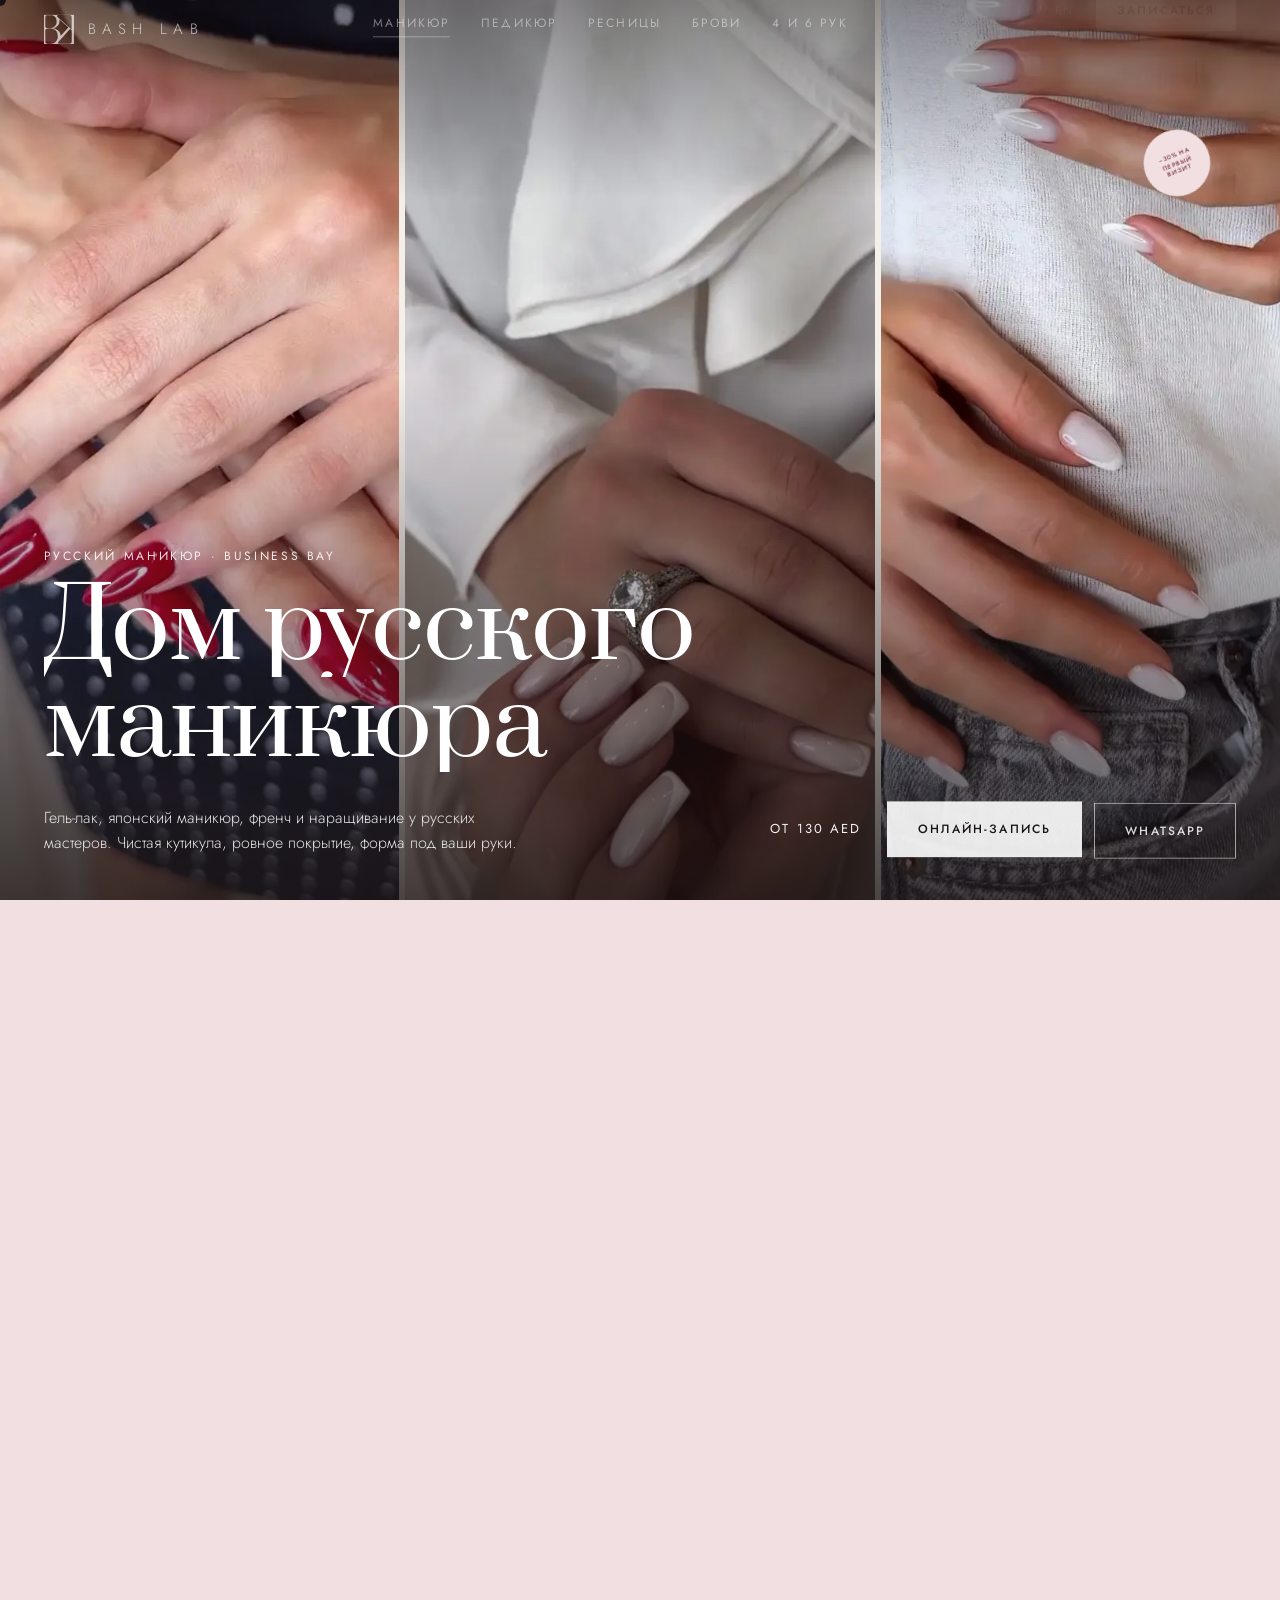
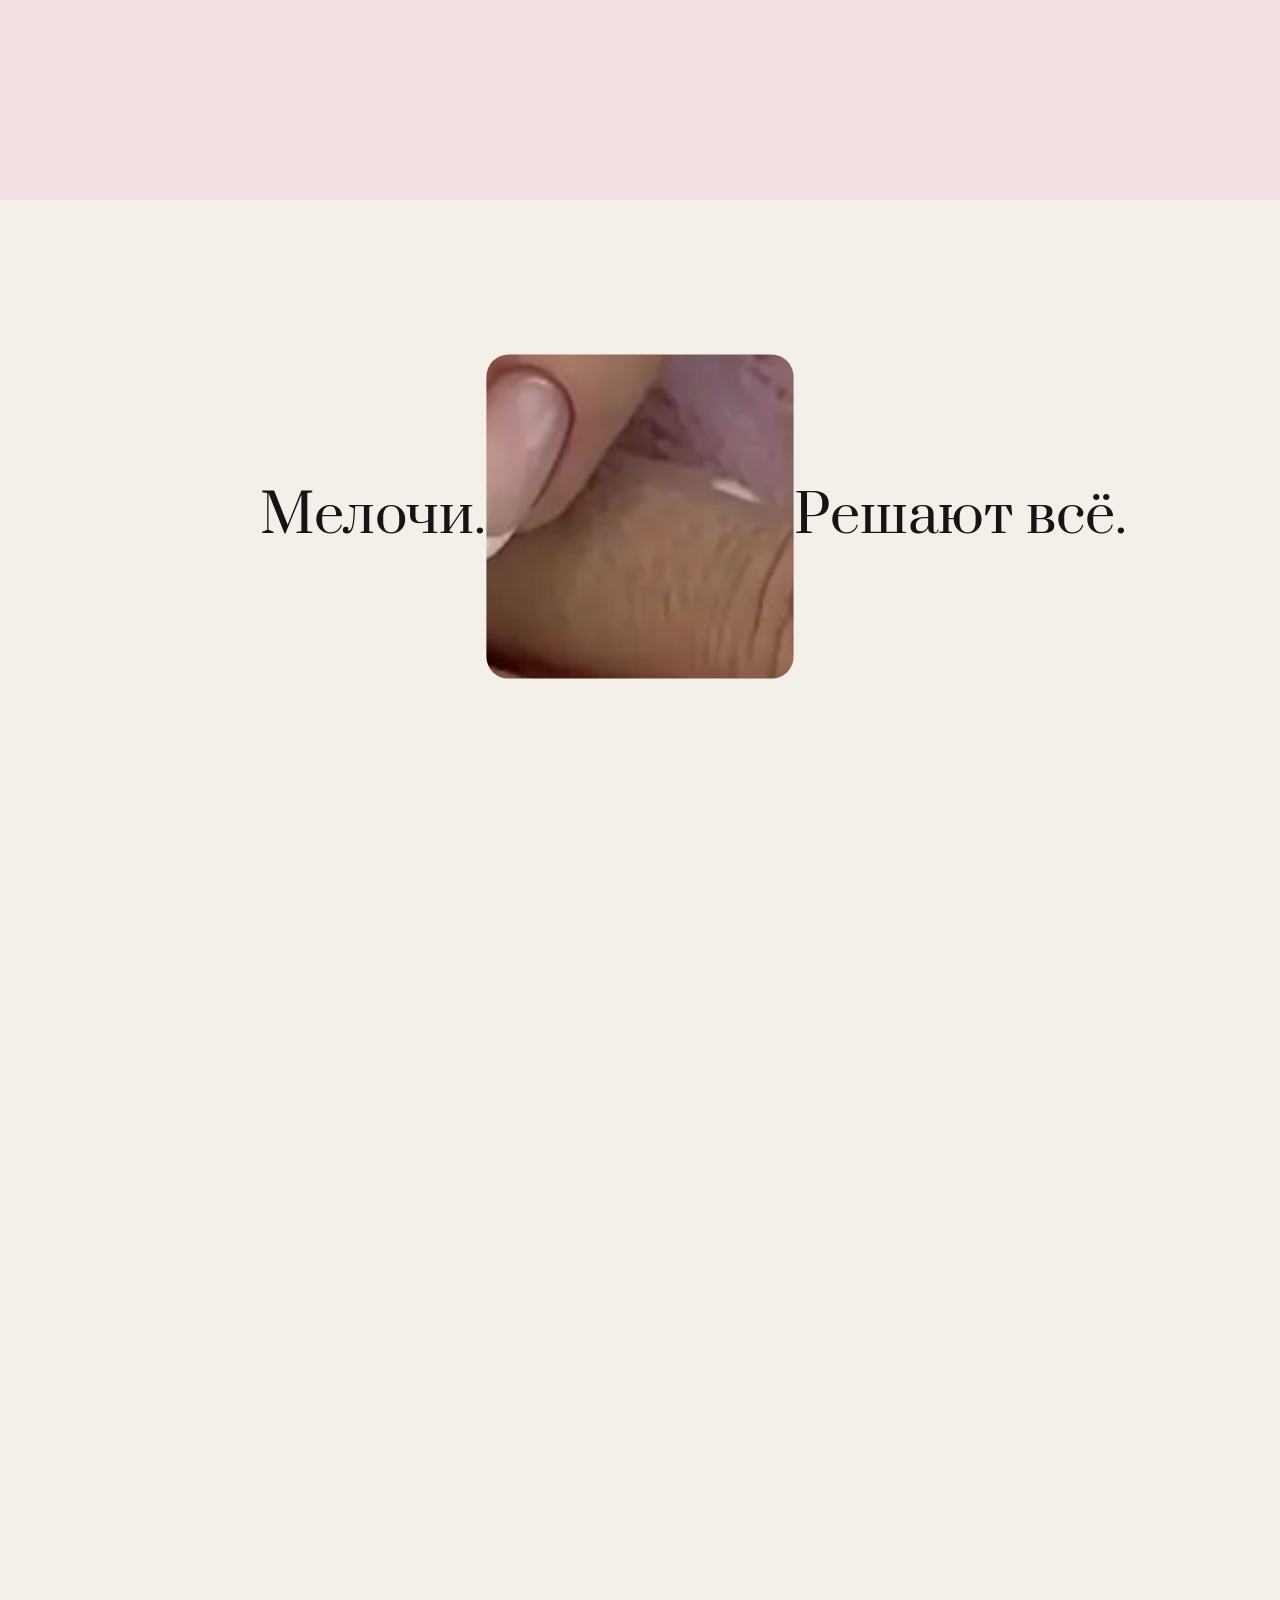
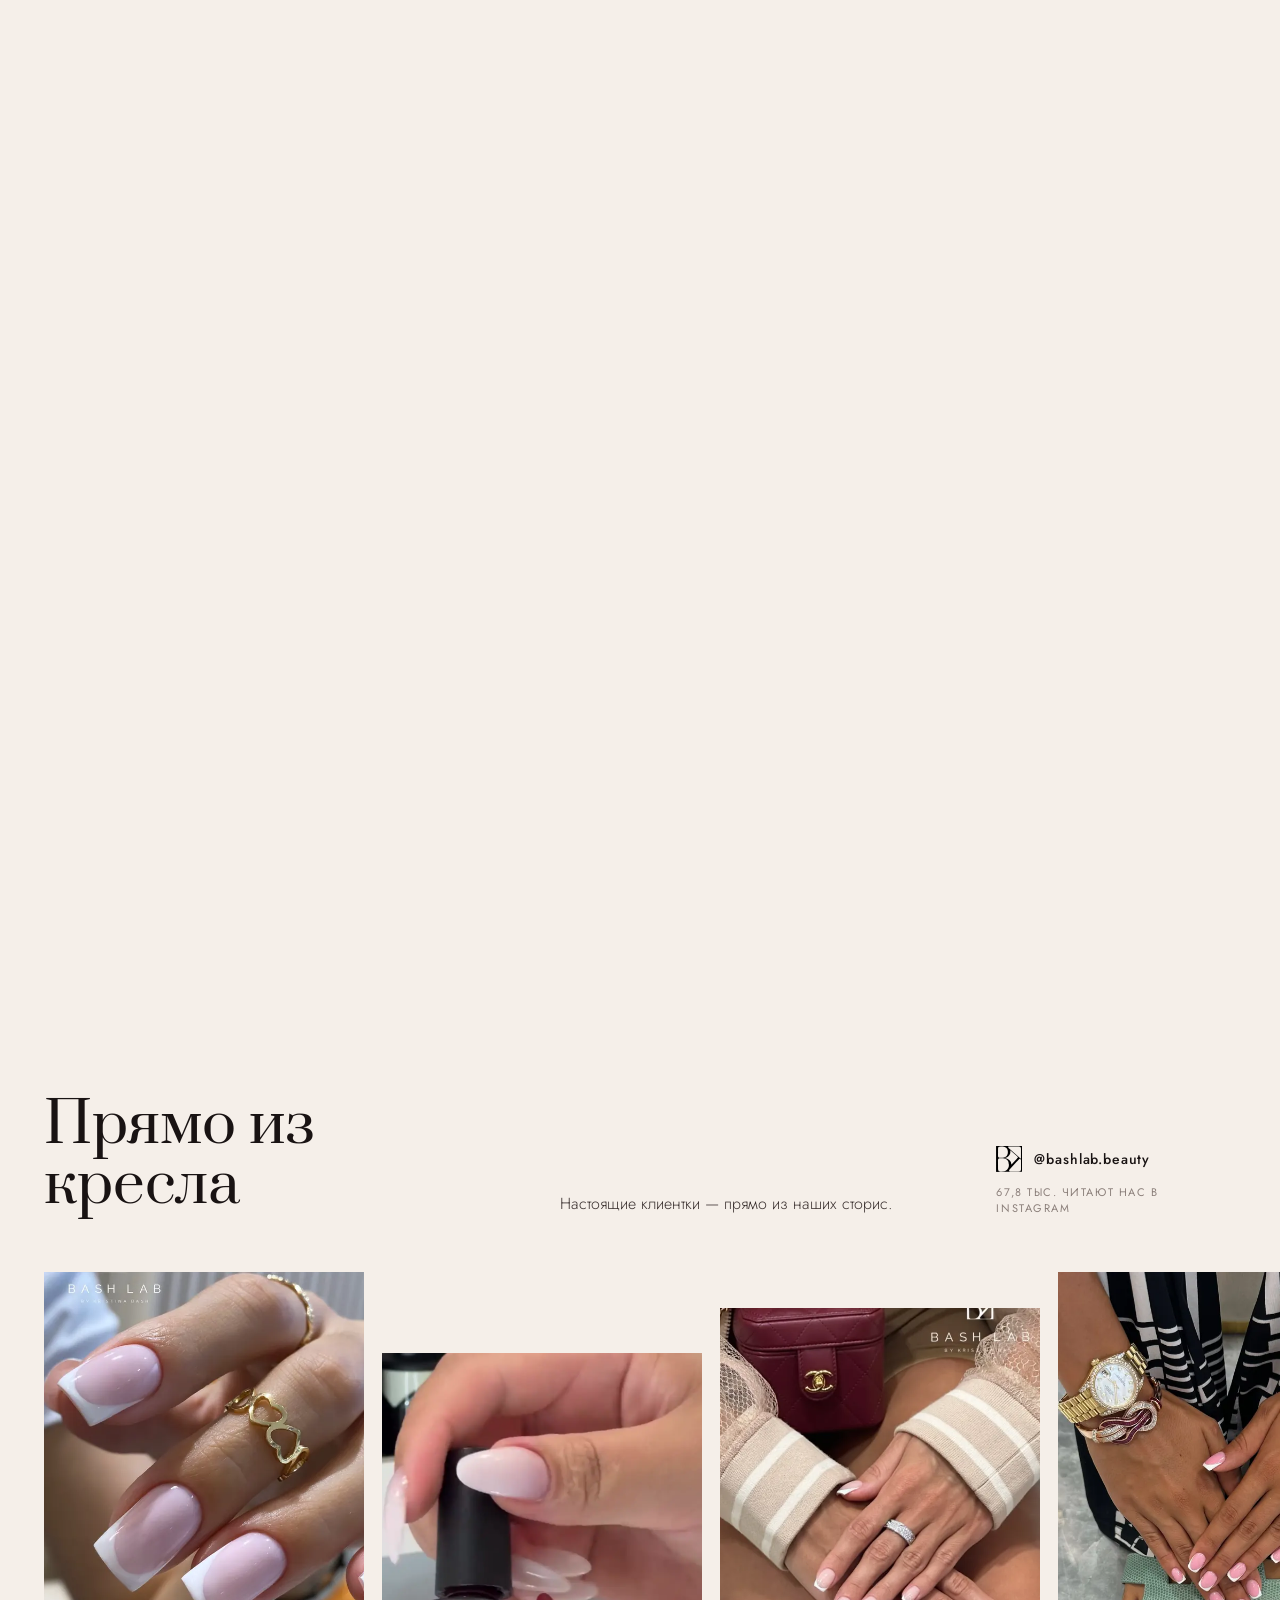
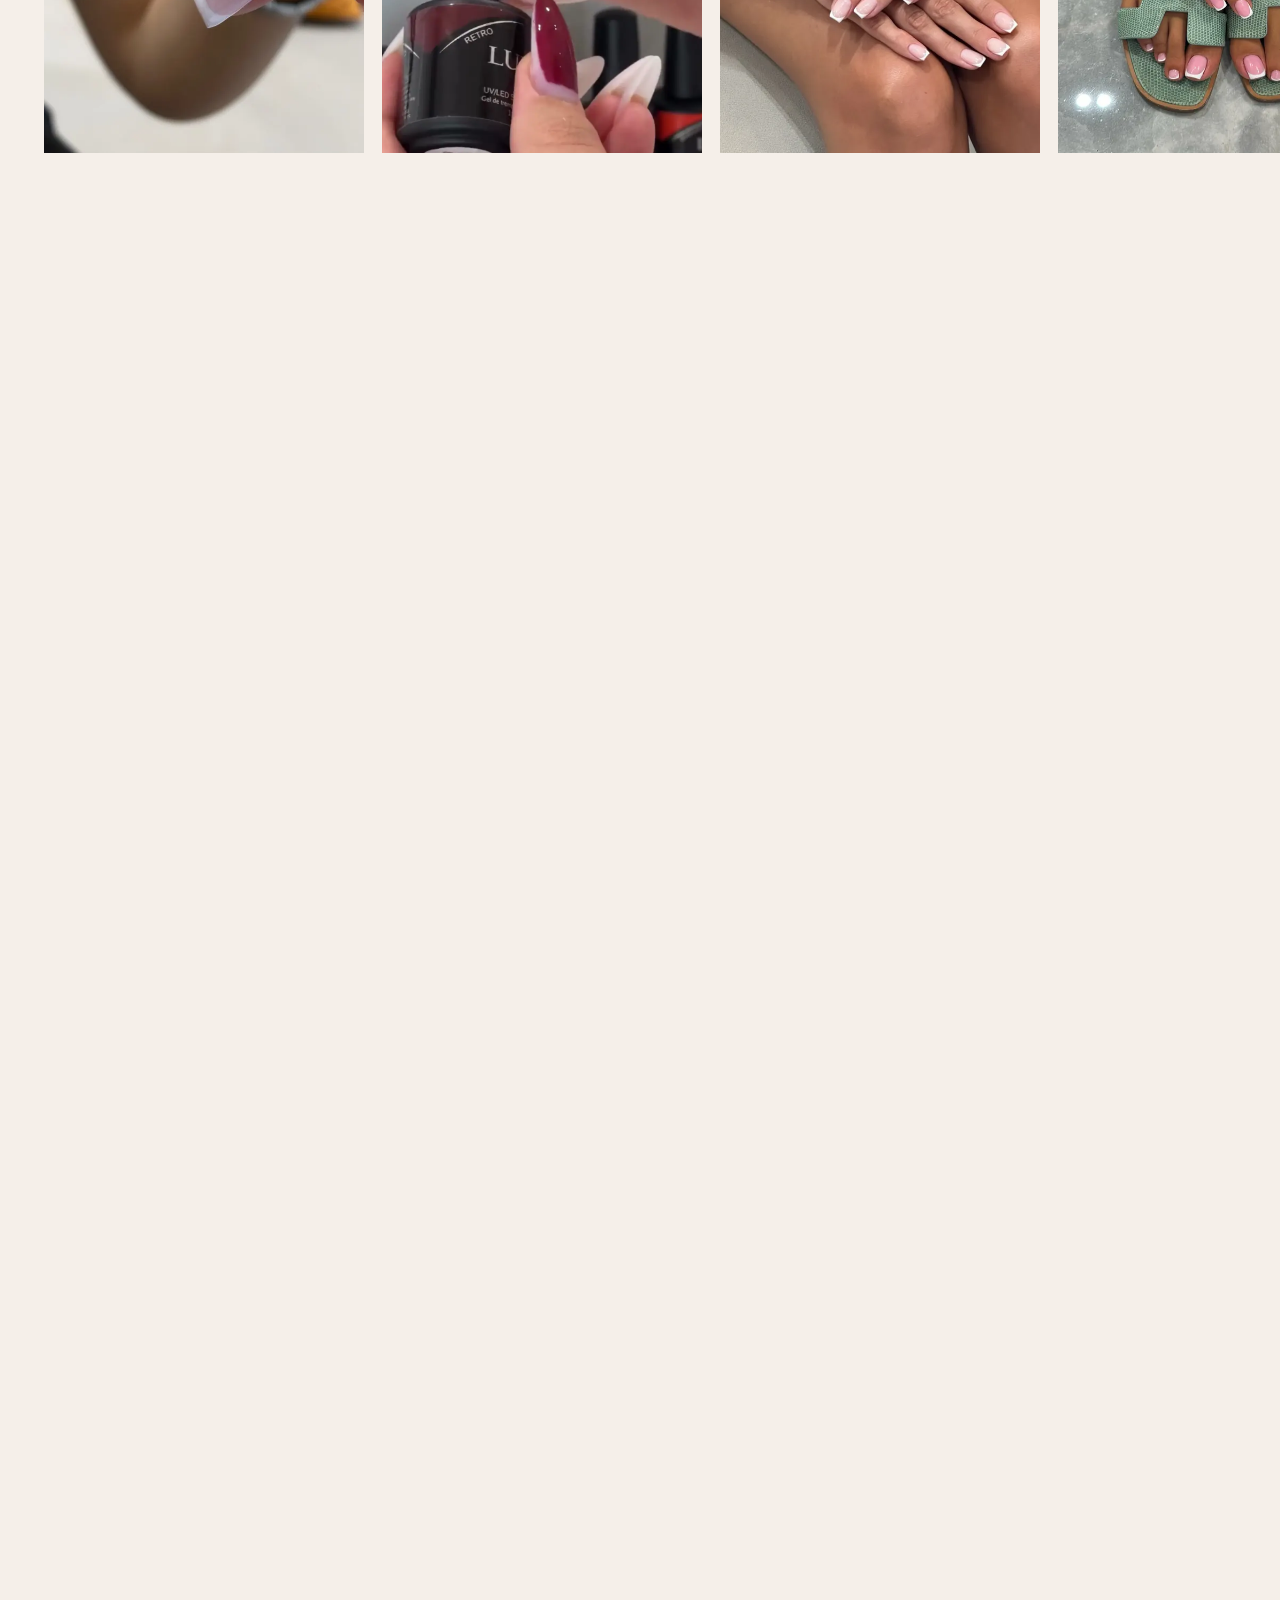
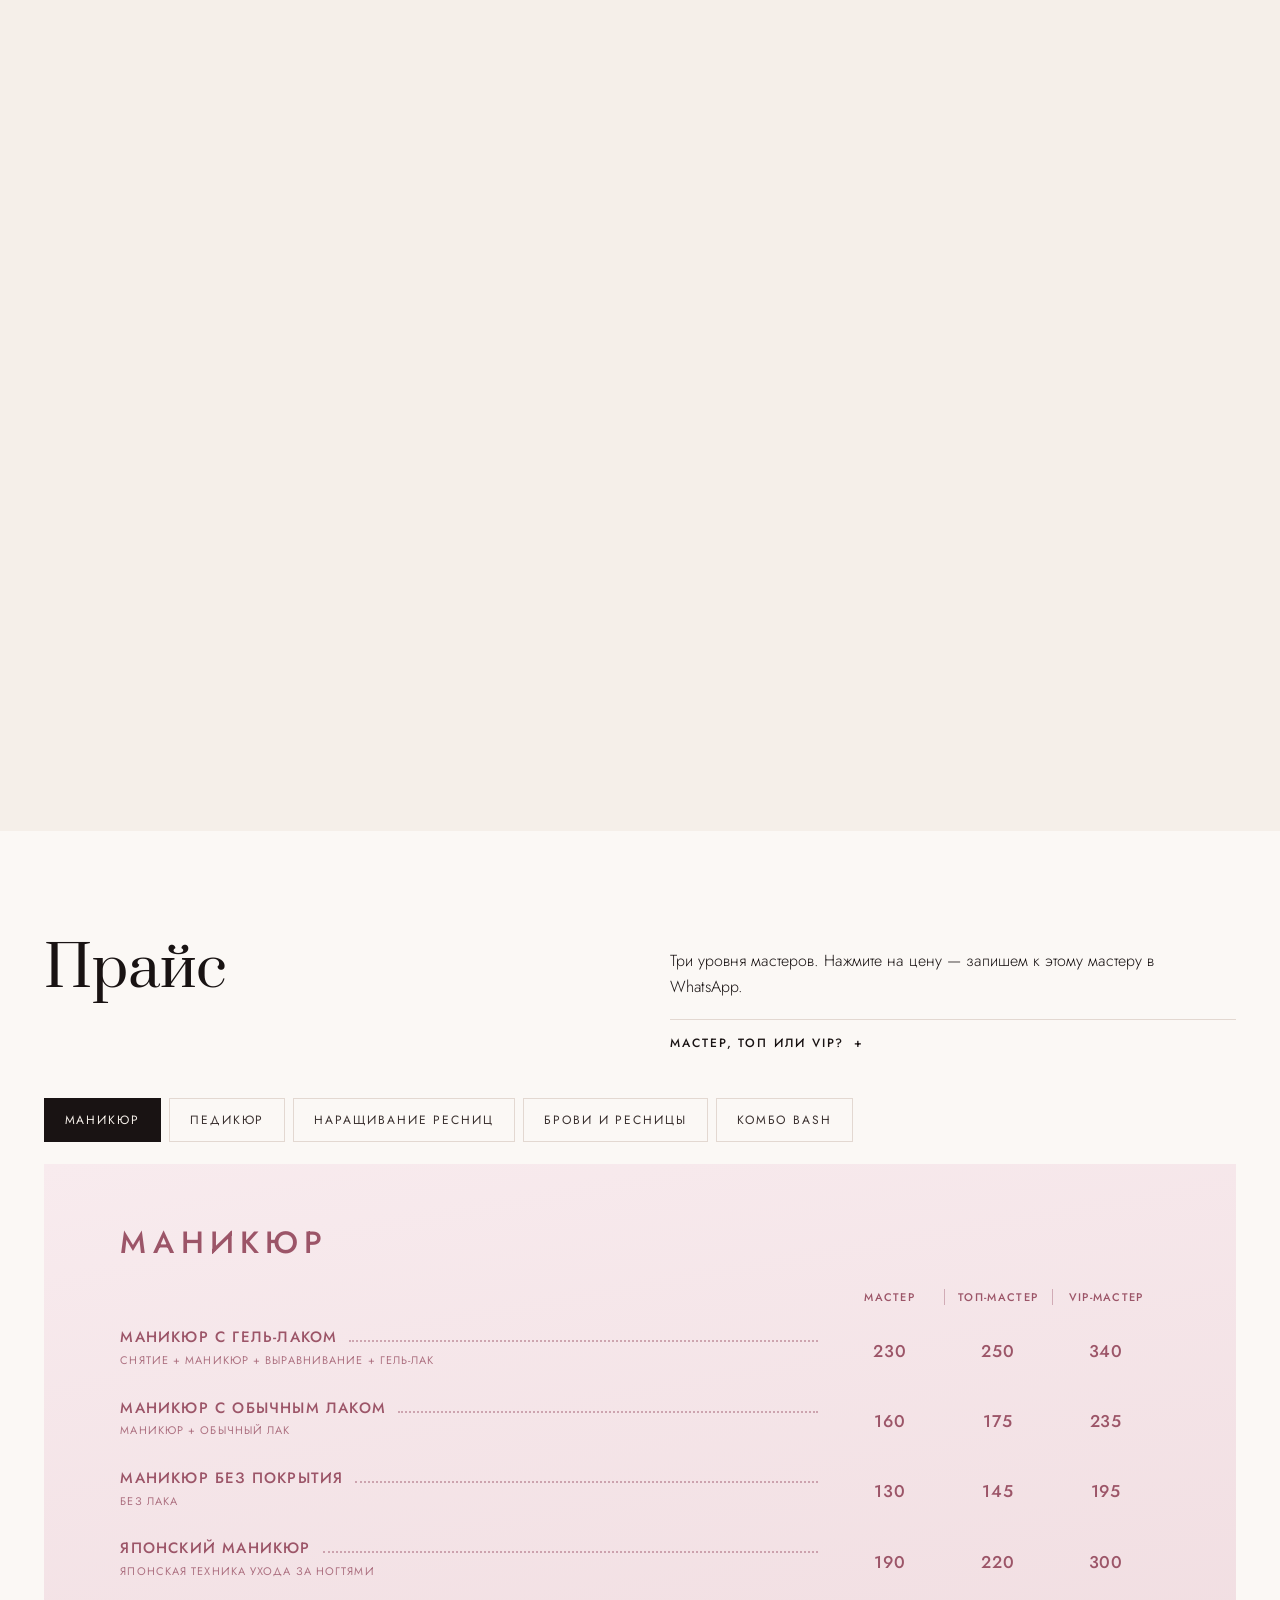
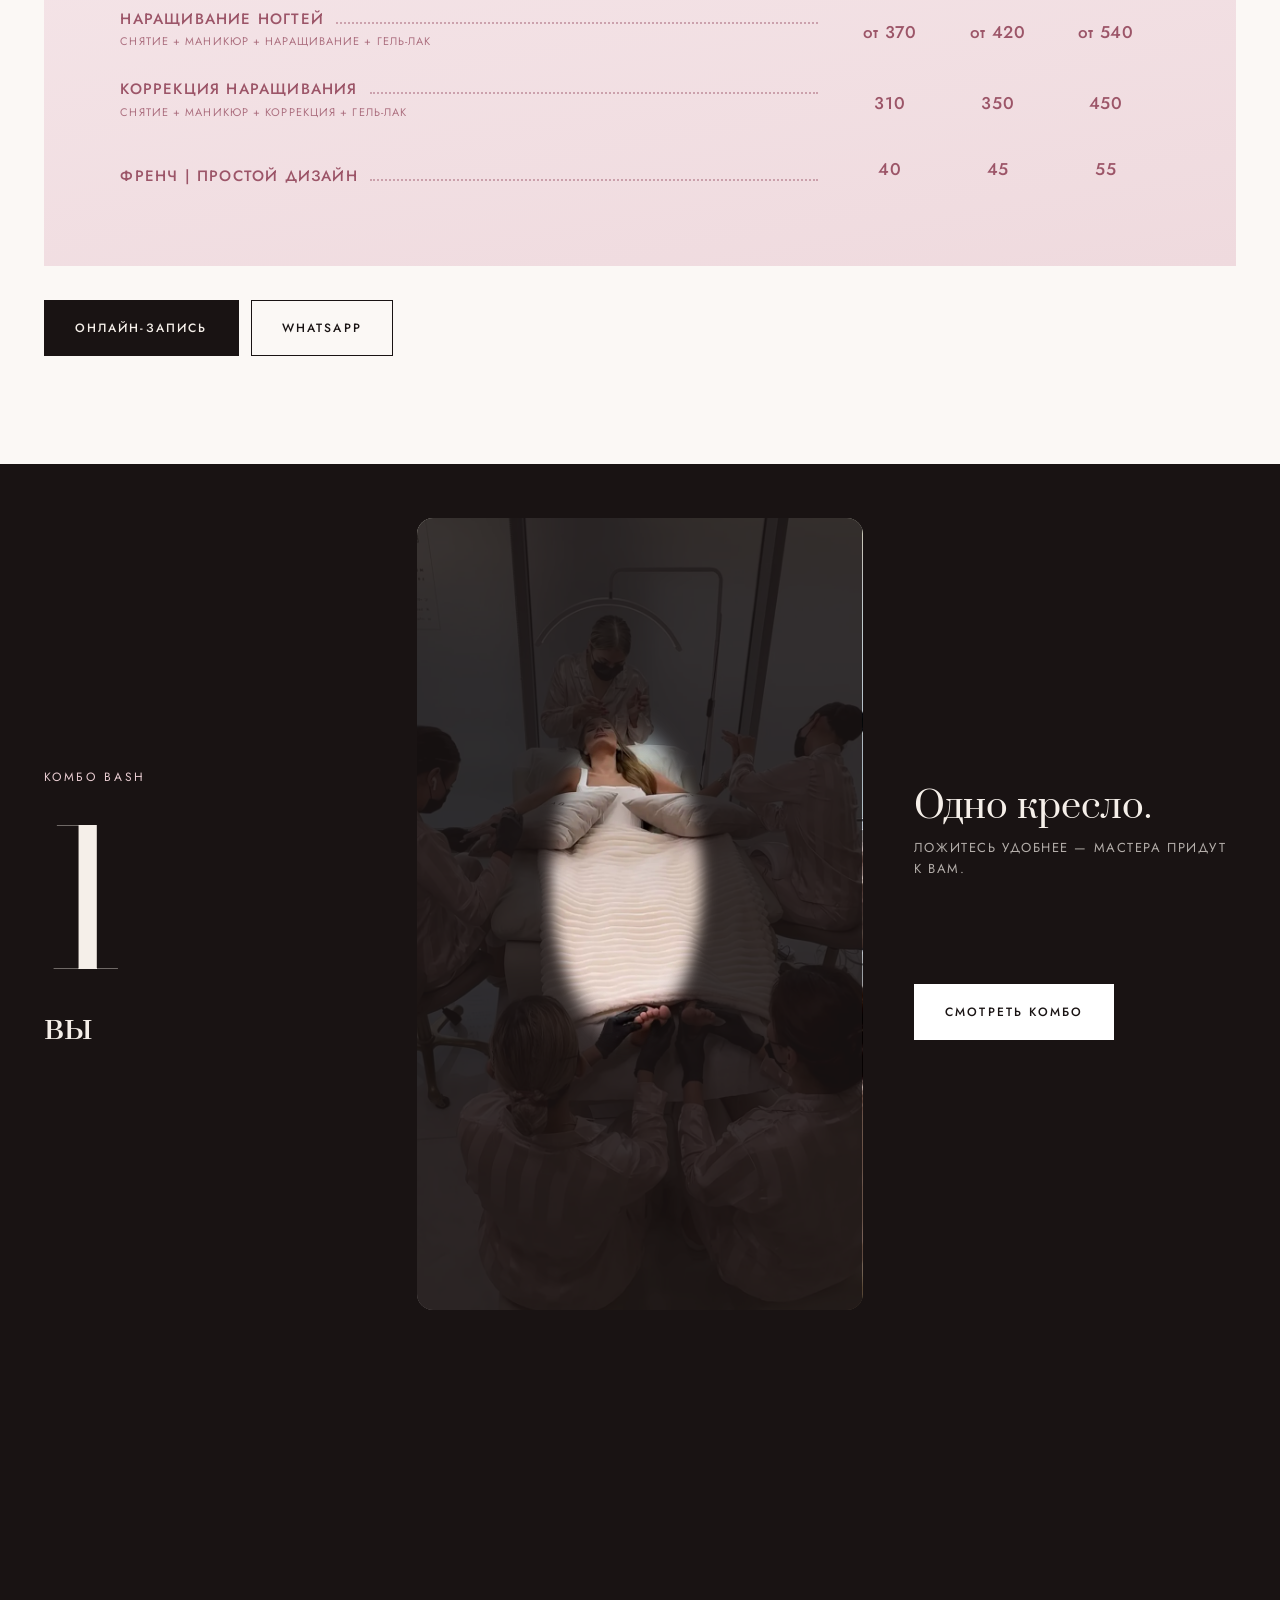
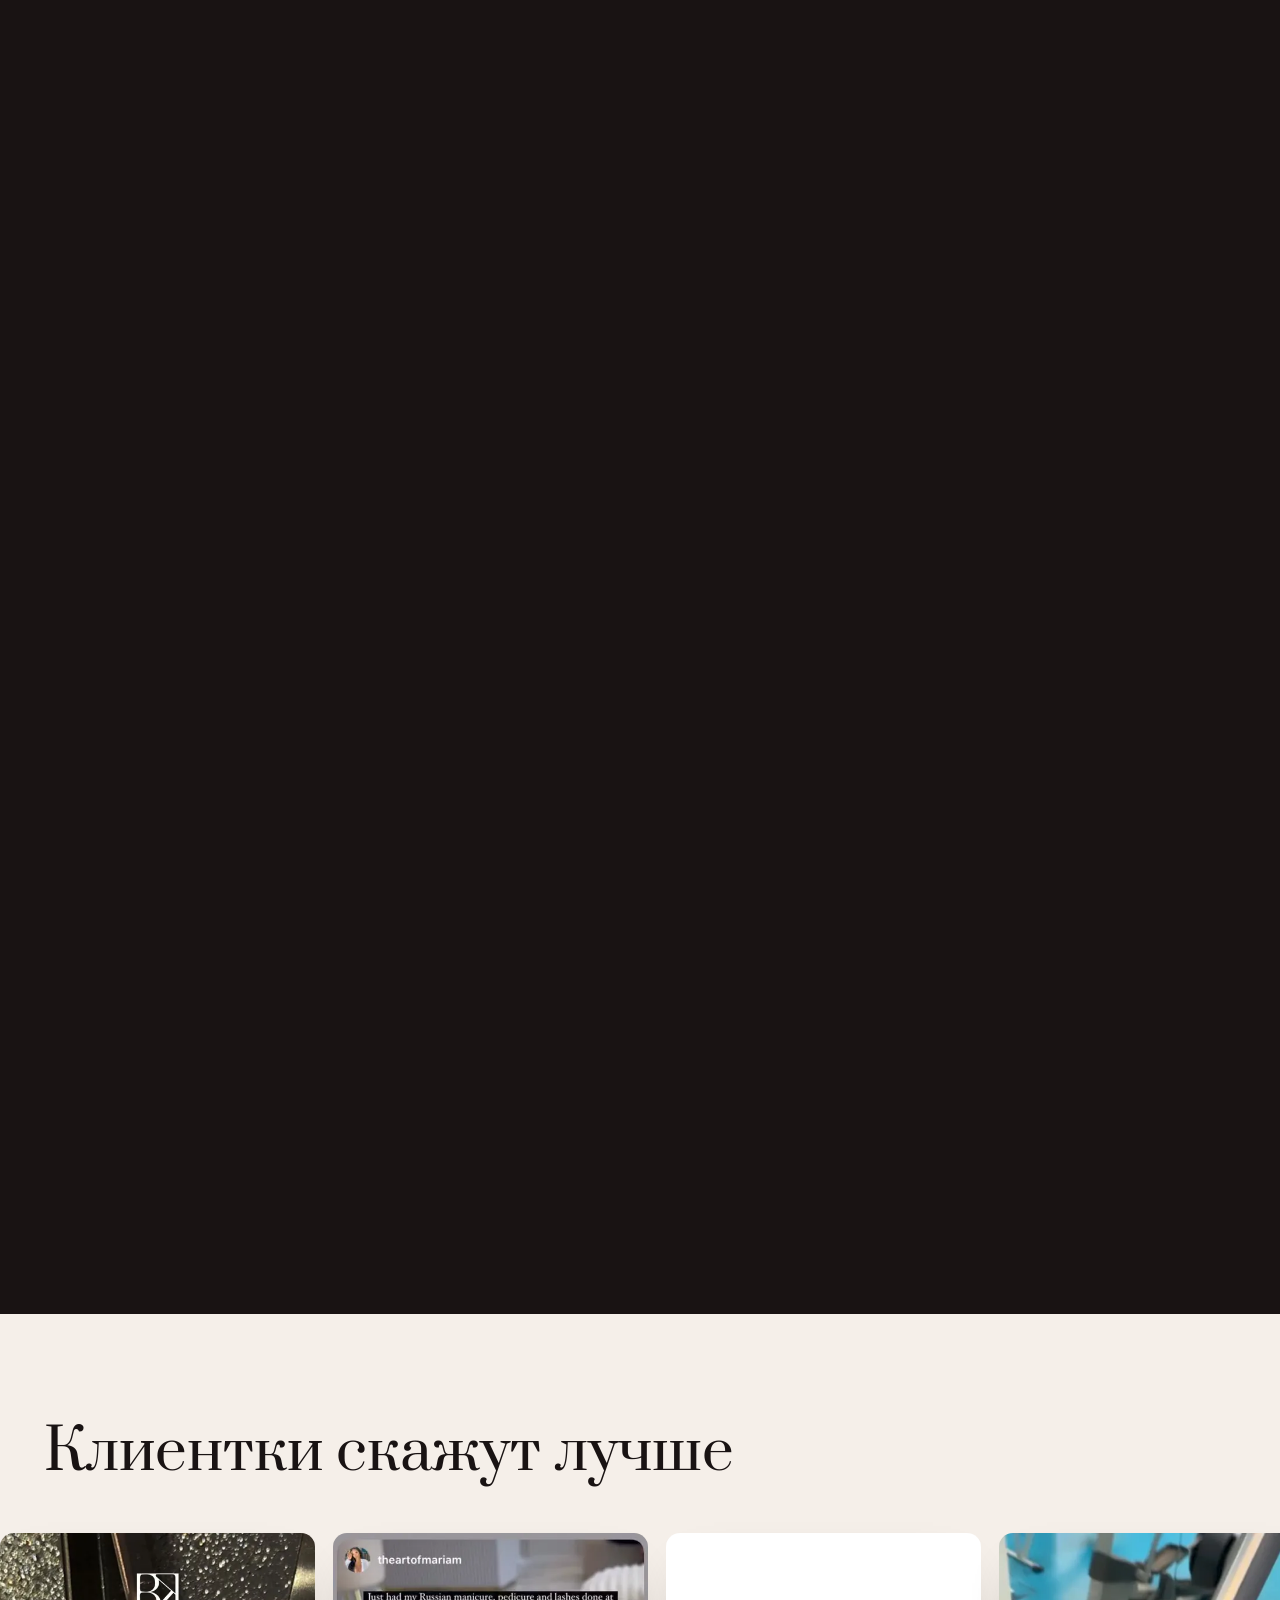
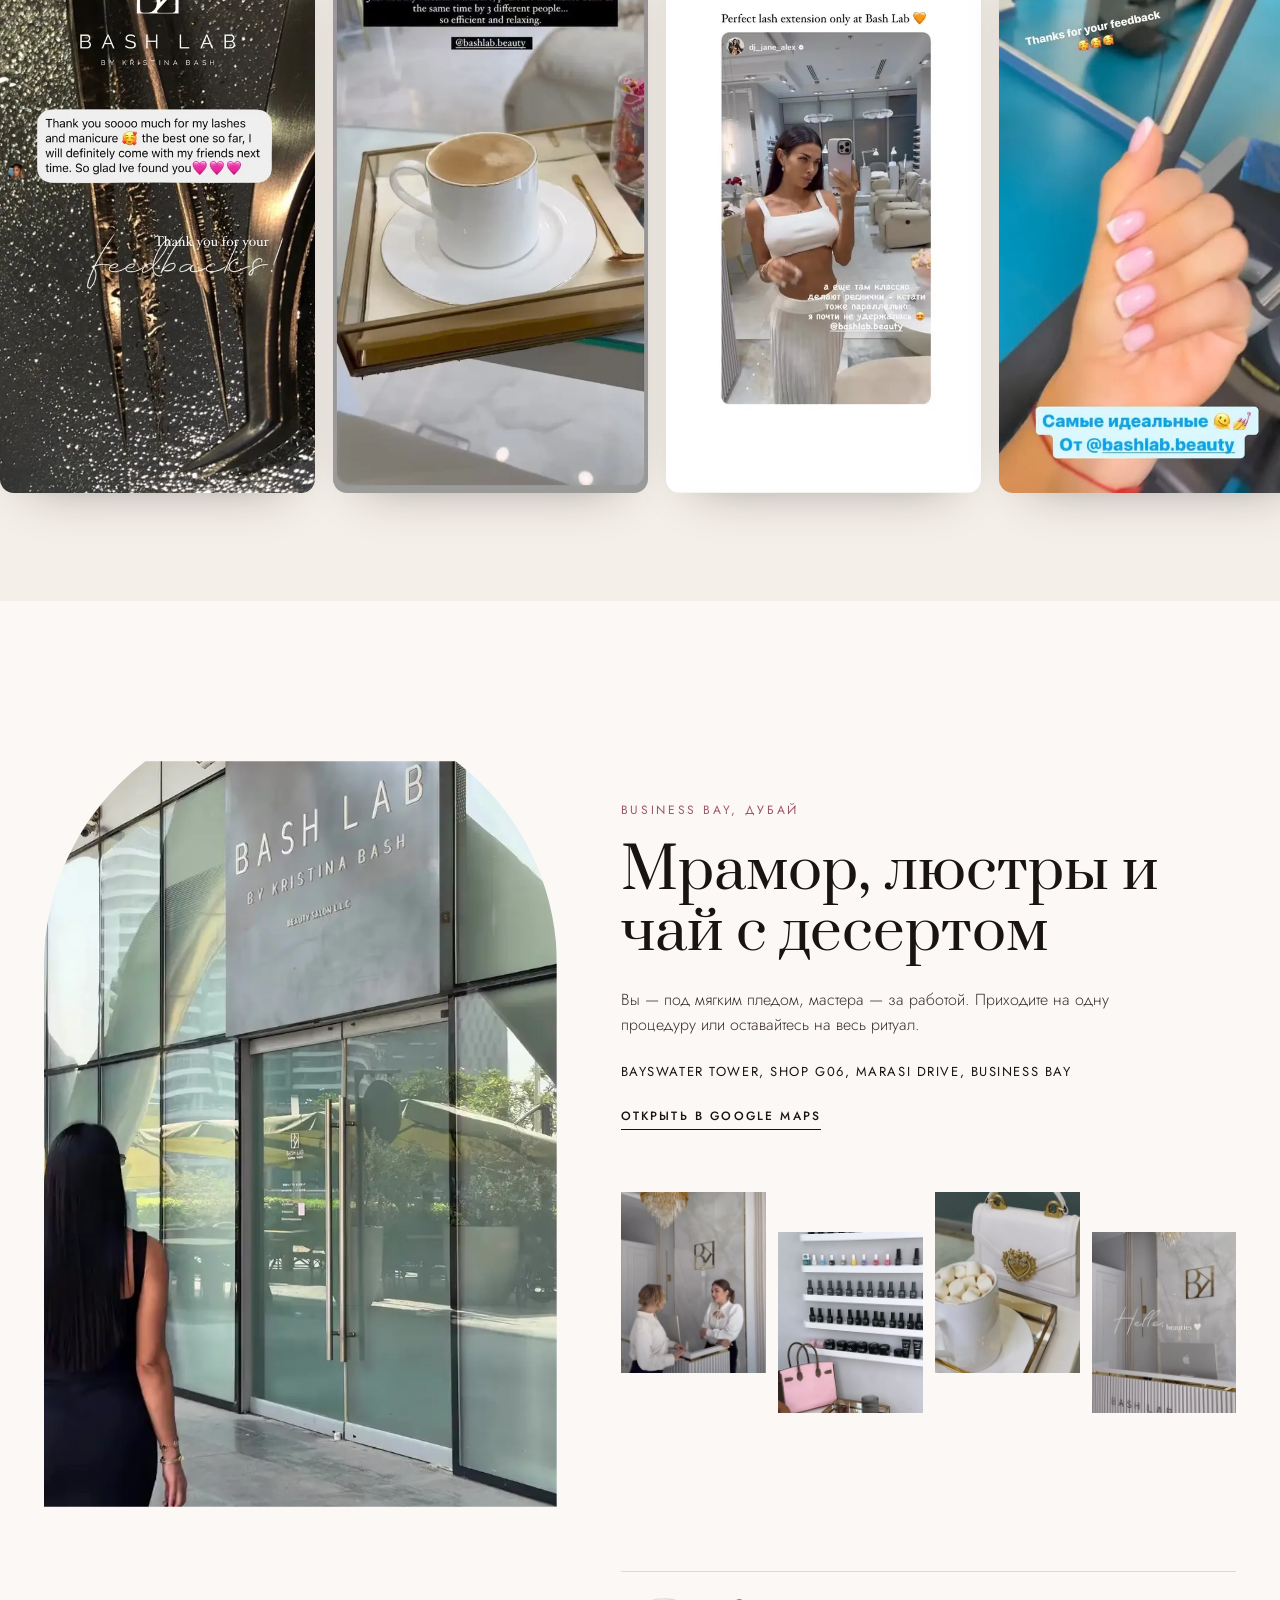
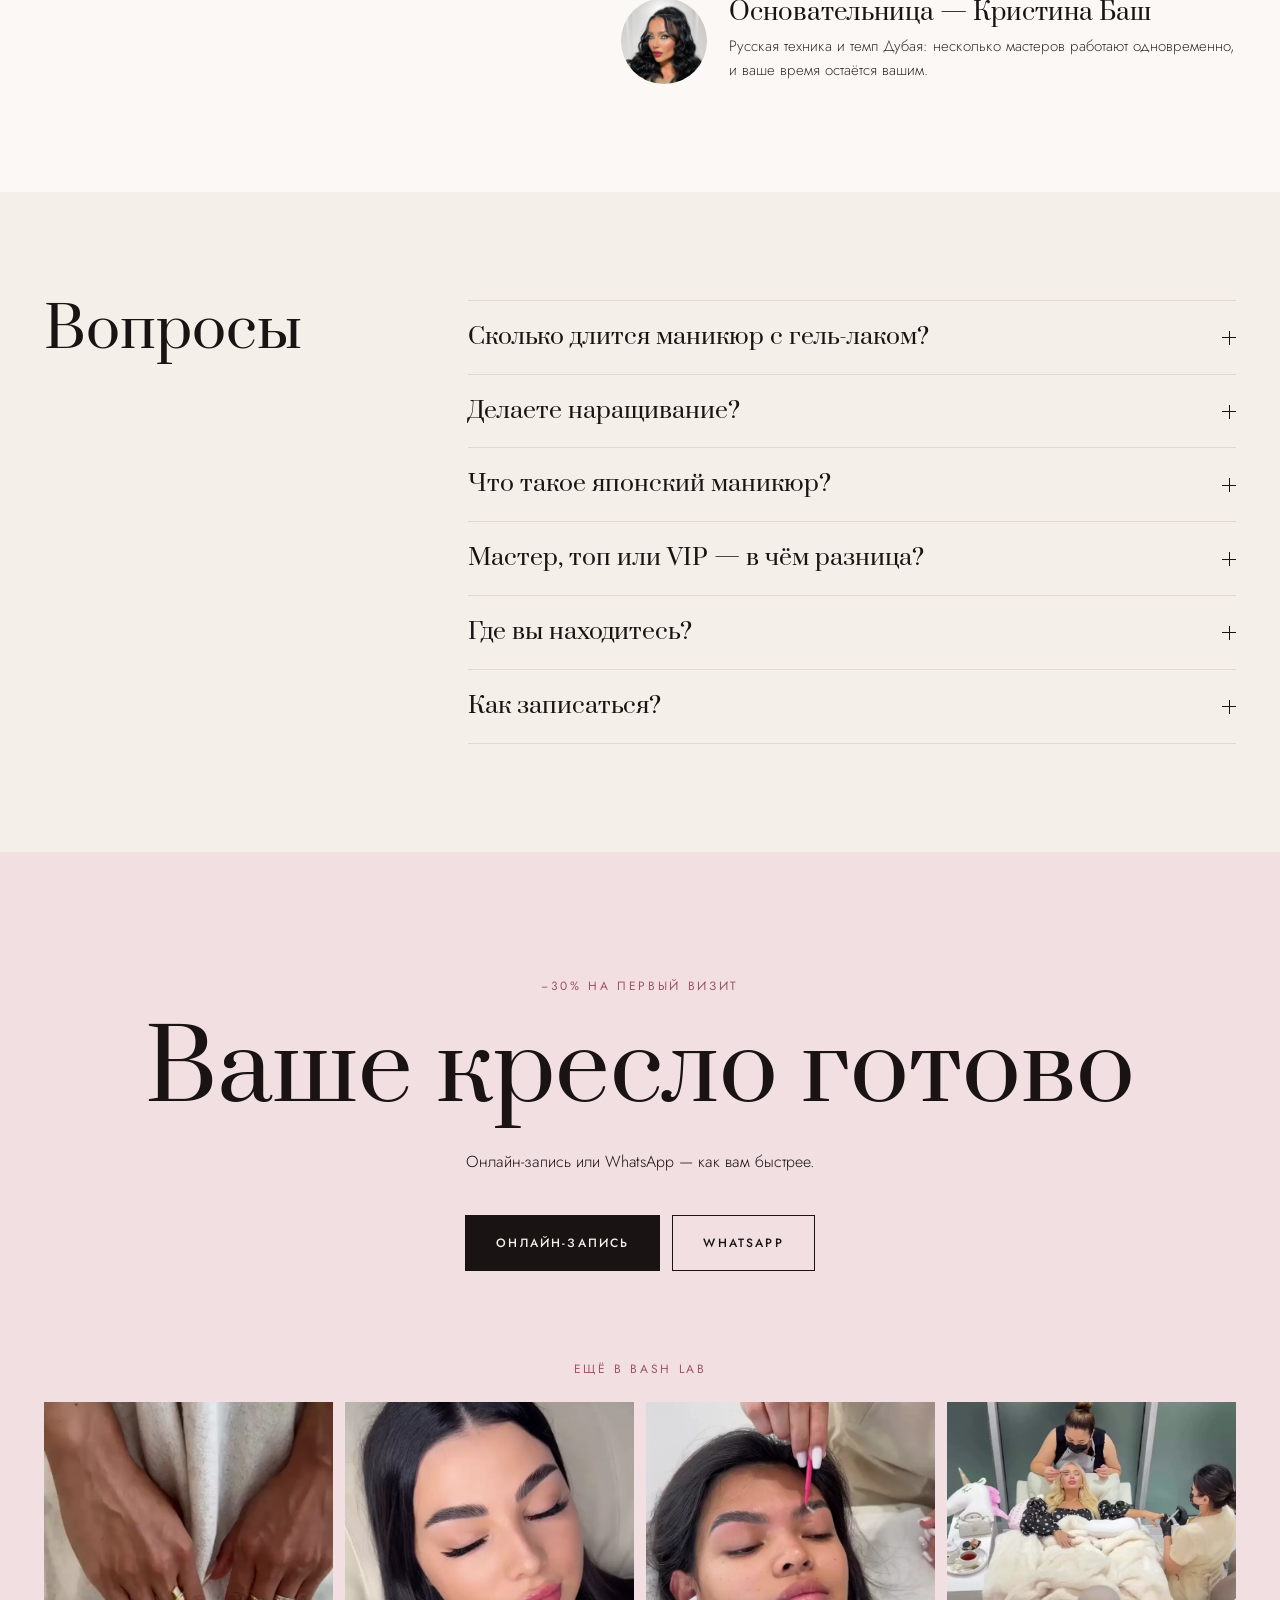
<file: ru/index.html>
<!doctype html>
<html lang="ru">
<head>
<meta charset="utf-8">
<meta name="viewport" content="width=device-width, initial-scale=1, viewport-fit=cover">
<meta name="robots" content="noindex, nofollow">
<title>Русский маникюр в Business Bay, Дубай — BASH LAB</title>
<meta name="description" content="Русский маникюр у русских мастеров в Business Bay: гель-лак, японский, френч, наращивание. От 130 AED, −30% на первый визит.">
<link rel="alternate" hreflang="en" href="../manicure.html">
<link rel="alternate" hreflang="ru" href="manicure.html">
<meta name="theme-color" content="#f5efe9">
<link rel="icon" href="../assets/img/bl.svg" type="image/svg+xml">
<link rel="preload" as="image" href="../assets/video/mani-satin.webp" media="(max-width:820px)" fetchpriority="high"><link rel="preload" as="image" href="../assets/video/mani-satin.webp" media="(min-width:821px)" fetchpriority="high">
<link rel="preconnect" href="https://fonts.googleapis.com">
<link rel="preconnect" href="https://fonts.gstatic.com" crossorigin>
<link href="https://fonts.googleapis.com/css2?family=Bodoni+Moda:ital,opsz,wght@0,6..96,400;0,6..96,500;1,6..96,400&family=Prata&family=Jost:wght@300;400;500&display=swap" rel="stylesheet">

<link rel="stylesheet" href="../assets/css/site.css">
<script>document.documentElement.className='js';try{if(innerWidth<821||sessionStorage.getItem('bl-seen'))document.documentElement.classList.add('seen');if(sessionStorage.getItem('bl-wipe'))document.documentElement.classList.add('wiping')}catch(e){}if(matchMedia('(prefers-reduced-motion: reduce)').matches)document.documentElement.classList.add('reduced')</script>
</head>
<body data-page="manicure">

<div class="loader" aria-hidden="true"><img class="ld-mark" src="../assets/img/bl.svg" alt=""><div class="ld-word">BASH LAB</div><div class="ld-line"><i></i></div></div>
<div class="wipe" aria-hidden="true"></div>
<div class="cursor" aria-hidden="true"><span></span></div>

<header class="hd">
  <a class="brand" href="../index.html" aria-label="BASH LAB"><img class="mono" src="../assets/img/bl.svg" alt=""><span>BASH LAB</span></a>
  <nav class="nav"><a href="../manicure.html" aria-current="page">Маникюр</a><a href="../pedicure.html">Педикюр</a><a href="../lashes.html">Ресницы</a><a href="../brows.html">Брови</a><a href="../combos.html">4 и 6 рук</a></nav>
  <div class="hd-r">
    <a class="lang" href="../manicure.html" hreflang="EN"><b>RU</b> / EN</a>
    <a class="btn btn-sm" href="https://n820329.alteg.io/company/770394/personal/select-services?o=" target="_blank" rel="noopener" data-cursor="Записаться">Записаться</a>
    <button class="burger" type="button" aria-label="Menu"><i></i><i></i></button>
  </div>
</header>
<div class="menu" aria-hidden="true"><nav><a href="../manicure.html" aria-current="page">Маникюр</a><a href="../pedicure.html">Педикюр</a><a href="../lashes.html">Ресницы</a><a href="../brows.html">Брови</a><a href="../combos.html">4 и 6 рук</a></nav><a class="lang" href="../manicure.html">RU / EN</a></div>

<main>

<section class="hero" data-hero>
  <div class="hero-media"><div class="hp hp0"><video class="hv" data-src="../assets/video/mani-red.mp4" poster="../assets/video/mani-red.webp" muted loop playsinline preload="none"></video></div><div class="hp hp1"><video class="hv" data-src="../assets/video/mani-satin.mp4" poster="../assets/video/mani-satin.webp" muted loop playsinline preload="none"></video></div><div class="hp hp2"><video class="hv" data-src="../assets/video/mani-jeans.mp4" poster="../assets/video/mani-jeans.webp" muted loop playsinline preload="none"></video></div></div>
  <div class="hero-m"><video class="hv" data-src="../assets/video/mani-satin.mp4" poster="../assets/video/mani-satin.webp" muted loop playsinline preload="none"></video></div>
  <div class="hero-shade"></div>
  <p class="badge">−30% на первый визит</p>
  <div class="hero-txt">
    <p class="eyebrow">Русский маникюр · Business Bay</p>
    <h1 class="h1">Дом русского<br>маникюра</h1>
    <div class="hero-row">
      <p class="lead">Гель-лак, японский маникюр, френч и наращивание у русских мастеров. Чистая кутикула, ровное покрытие, форма под ваши руки.</p>
      <div class="hero-cta">
        <span class="from">от 130 AED</span>
        <a class="btn btn-light" href="https://n820329.alteg.io/company/770394/personal/select-services?o=" target="_blank" rel="noopener" data-cursor="Записаться">Онлайн-запись</a>
        <a class="btn btn-line" href="https://wa.me/971552872506?text=%D0%97%D0%B4%D1%80%D0%B0%D0%B2%D1%81%D1%82%D0%B2%D1%83%D0%B9%D1%82%D0%B5%21%20%D0%A5%D0%BE%D1%87%D1%83%20%D0%B7%D0%B0%D0%BF%D0%B8%D1%81%D0%B0%D1%82%D1%8C%D1%81%D1%8F%20%D0%B2%20Bash%20Lab." target="_blank" rel="noopener" data-cursor="WhatsApp">WhatsApp</a>
      </div>
    </div>
  </div>
  <span class="scroll-hint">Листайте</span>
</section>

<div class="ticker" aria-hidden="true"><div class="tk"><span>Русский маникюр</span><img src="../assets/img/bl.svg" alt=""><span>Наращивание ресниц</span><img src="../assets/img/bl.svg" alt=""><span>Ламинирование бровей</span><img src="../assets/img/bl.svg" alt=""><span>Комбо в 4 и 6 рук</span><img src="../assets/img/bl.svg" alt=""><span>Business Bay</span><img src="../assets/img/bl.svg" alt=""><span>−30% на первый визит</span><img src="../assets/img/bl.svg" alt=""></div></div>

<section class="manifesto">
  <p class="mf" data-words>Большую разницу делают мелочи. Чистая линия кутикулы, ровное покрытие, френч, который неделями остаётся чётким, — и чай с десертом, пока вы отдыхаете.</p>
  <ul class="facts"><li><b>130–540<small>AED</small></b><span>от маникюра без покрытия до наращивания</span></li><li><b>2 ч<small></small></b><span>маникюр с гель-лаком и снятием</span></li><li><b>−30%<small></small></b><span>на первый визит</span></li></ul>
</section>

<section class="film film-land" data-film><div class="film-in"><p class="fl">Мелочи.</p><div class="fm"><video class="fv" data-src="../assets/video/mani-file.mp4" poster="../assets/video/mani-file.webp" muted loop playsinline preload="none"></video></div><p class="fr">Решают всё.</p></div></section>

<section class="wall" data-wall>
  <div class="wall-head">
    <h2 class="split">Прямо из кресла</h2>
    <p class="lead">Настоящие клиентки — прямо из наших сторис.</p>
    <a class="ig" href="https://www.instagram.com/bashlab.beauty/" target="_blank" rel="noopener" data-cursor="Instagram"><img src="../assets/img/bl.svg" alt="">@bashlab.beauty<small>67,8 тыс. читают нас в Instagram</small></a>
  </div>
  <div class="wall-track"><figure class="wc"><img class="wm" src="../assets/img/n-french.webp" alt="" loading="lazy" decoding="async"></figure><figure class="wc"><video class="wm" data-src="../assets/video/mani-colour.mp4" poster="../assets/video/mani-colour.webp" muted loop playsinline preload="none"></video></figure><figure class="wc"><img class="wm" src="../assets/img/n-burgundy.webp" alt="" loading="lazy" decoding="async"></figure><figure class="wc"><img class="wm" src="../assets/img/n-rolex.webp" alt="" loading="lazy" decoding="async"></figure><figure class="wc"><img class="wm" src="../assets/img/n-glitter.webp" alt="" loading="lazy" decoding="async"></figure><figure class="wc"><video class="wm" data-src="../assets/video/mani-jeans.mp4" poster="../assets/video/mani-jeans.webp" muted loop playsinline preload="none"></video></figure><figure class="wc"><img class="wm" src="../assets/img/n-scarf.webp" alt="" loading="lazy" decoding="async"></figure><figure class="wc"><img class="wm" src="../assets/img/n-red.webp" alt="" loading="lazy" decoding="async"></figure><figure class="wc"><img class="wm" src="../assets/img/n-frenchp.webp" alt="" loading="lazy" decoding="async"></figure><figure class="wc"><img class="wm" src="../assets/img/n-gold.webp" alt="" loading="lazy" decoding="async"></figure></div>
</section>

<section class="prices" id="prices">
  <div class="pr-head">
    <h2 class="split">Прайс</h2>
    <p class="lead">Три уровня мастеров. Нажмите на цену — запишем к этому мастеру в WhatsApp.</p>
    <details class="tiers"><summary>Мастер, топ или VIP?</summary><p>Уровень — это опыт мастера. Салон и чай те же — выбирайте цену, которая подходит.</p></details>
  </div>
  <div class="tabs" role="tablist"><button type="button" role="tab" data-sec="manicure" aria-selected="true">Маникюр</button><button type="button" role="tab" data-sec="pedicure" aria-selected="false">Педикюр</button><button type="button" role="tab" data-sec="lashes" aria-selected="false">Наращивание ресниц</button><button type="button" role="tab" data-sec="brows-lashes" aria-selected="false">Брови и ресницы</button><button type="button" role="tab" data-sec="combos" aria-selected="false">Комбо Bash</button></div>
  <div class="cards"><div class="pc" data-sec="manicure"><h3>Маникюр</h3><ul><li class="row rh" aria-hidden="true"><div class="rn"></div><div class="rp"><span>Мастер</span><span>Топ-мастер</span><span>VIP-мастер</span></div></li><li class="row"><div class="rn"><b>Маникюр с гель-лаком</b><span>Снятие + маникюр + выравнивание + гель-лак</span></div><div class="rp"><a class="pr" href="https://wa.me/971552872506?text=%D0%97%D0%B4%D1%80%D0%B0%D0%B2%D1%81%D1%82%D0%B2%D1%83%D0%B9%D1%82%D0%B5%21%20%D0%A5%D0%BE%D1%87%D1%83%20%D0%B7%D0%B0%D0%BF%D0%B8%D1%81%D0%B0%D1%82%D1%8C%D1%81%D1%8F%3A%20%D0%9C%D0%B0%D0%BD%D0%B8%D0%BA%D1%8E%D1%80%20%D1%81%20%D0%B3%D0%B5%D0%BB%D1%8C-%D0%BB%D0%B0%D0%BA%D0%BE%D0%BC%2C%20%D0%9C%D0%B0%D1%81%D1%82%D0%B5%D1%80%20%28230%20AED%29" target="_blank" rel="noopener" data-cursor="WhatsApp" data-t="Мастер">230</a><a class="pr" href="https://wa.me/971552872506?text=%D0%97%D0%B4%D1%80%D0%B0%D0%B2%D1%81%D1%82%D0%B2%D1%83%D0%B9%D1%82%D0%B5%21%20%D0%A5%D0%BE%D1%87%D1%83%20%D0%B7%D0%B0%D0%BF%D0%B8%D1%81%D0%B0%D1%82%D1%8C%D1%81%D1%8F%3A%20%D0%9C%D0%B0%D0%BD%D0%B8%D0%BA%D1%8E%D1%80%20%D1%81%20%D0%B3%D0%B5%D0%BB%D1%8C-%D0%BB%D0%B0%D0%BA%D0%BE%D0%BC%2C%20%D0%A2%D0%BE%D0%BF-%D0%BC%D0%B0%D1%81%D1%82%D0%B5%D1%80%20%28250%20AED%29" target="_blank" rel="noopener" data-cursor="WhatsApp" data-t="Топ-мастер">250</a><a class="pr" href="https://wa.me/971552872506?text=%D0%97%D0%B4%D1%80%D0%B0%D0%B2%D1%81%D1%82%D0%B2%D1%83%D0%B9%D1%82%D0%B5%21%20%D0%A5%D0%BE%D1%87%D1%83%20%D0%B7%D0%B0%D0%BF%D0%B8%D1%81%D0%B0%D1%82%D1%8C%D1%81%D1%8F%3A%20%D0%9C%D0%B0%D0%BD%D0%B8%D0%BA%D1%8E%D1%80%20%D1%81%20%D0%B3%D0%B5%D0%BB%D1%8C-%D0%BB%D0%B0%D0%BA%D0%BE%D0%BC%2C%20VIP-%D0%BC%D0%B0%D1%81%D1%82%D0%B5%D1%80%20%28340%20AED%29" target="_blank" rel="noopener" data-cursor="WhatsApp" data-t="VIP-мастер">340</a></div></li><li class="row"><div class="rn"><b>Маникюр с обычным лаком</b><span>Маникюр + обычный лак</span></div><div class="rp"><a class="pr" href="https://wa.me/971552872506?text=%D0%97%D0%B4%D1%80%D0%B0%D0%B2%D1%81%D1%82%D0%B2%D1%83%D0%B9%D1%82%D0%B5%21%20%D0%A5%D0%BE%D1%87%D1%83%20%D0%B7%D0%B0%D0%BF%D0%B8%D1%81%D0%B0%D1%82%D1%8C%D1%81%D1%8F%3A%20%D0%9C%D0%B0%D0%BD%D0%B8%D0%BA%D1%8E%D1%80%20%D1%81%20%D0%BE%D0%B1%D1%8B%D1%87%D0%BD%D1%8B%D0%BC%20%D0%BB%D0%B0%D0%BA%D0%BE%D0%BC%2C%20%D0%9C%D0%B0%D1%81%D1%82%D0%B5%D1%80%20%28160%20AED%29" target="_blank" rel="noopener" data-cursor="WhatsApp" data-t="Мастер">160</a><a class="pr" href="https://wa.me/971552872506?text=%D0%97%D0%B4%D1%80%D0%B0%D0%B2%D1%81%D1%82%D0%B2%D1%83%D0%B9%D1%82%D0%B5%21%20%D0%A5%D0%BE%D1%87%D1%83%20%D0%B7%D0%B0%D0%BF%D0%B8%D1%81%D0%B0%D1%82%D1%8C%D1%81%D1%8F%3A%20%D0%9C%D0%B0%D0%BD%D0%B8%D0%BA%D1%8E%D1%80%20%D1%81%20%D0%BE%D0%B1%D1%8B%D1%87%D0%BD%D1%8B%D0%BC%20%D0%BB%D0%B0%D0%BA%D0%BE%D0%BC%2C%20%D0%A2%D0%BE%D0%BF-%D0%BC%D0%B0%D1%81%D1%82%D0%B5%D1%80%20%28175%20AED%29" target="_blank" rel="noopener" data-cursor="WhatsApp" data-t="Топ-мастер">175</a><a class="pr" href="https://wa.me/971552872506?text=%D0%97%D0%B4%D1%80%D0%B0%D0%B2%D1%81%D1%82%D0%B2%D1%83%D0%B9%D1%82%D0%B5%21%20%D0%A5%D0%BE%D1%87%D1%83%20%D0%B7%D0%B0%D0%BF%D0%B8%D1%81%D0%B0%D1%82%D1%8C%D1%81%D1%8F%3A%20%D0%9C%D0%B0%D0%BD%D0%B8%D0%BA%D1%8E%D1%80%20%D1%81%20%D0%BE%D0%B1%D1%8B%D1%87%D0%BD%D1%8B%D0%BC%20%D0%BB%D0%B0%D0%BA%D0%BE%D0%BC%2C%20VIP-%D0%BC%D0%B0%D1%81%D1%82%D0%B5%D1%80%20%28235%20AED%29" target="_blank" rel="noopener" data-cursor="WhatsApp" data-t="VIP-мастер">235</a></div></li><li class="row"><div class="rn"><b>Маникюр без покрытия</b><span>Без лака</span></div><div class="rp"><a class="pr" href="https://wa.me/971552872506?text=%D0%97%D0%B4%D1%80%D0%B0%D0%B2%D1%81%D1%82%D0%B2%D1%83%D0%B9%D1%82%D0%B5%21%20%D0%A5%D0%BE%D1%87%D1%83%20%D0%B7%D0%B0%D0%BF%D0%B8%D1%81%D0%B0%D1%82%D1%8C%D1%81%D1%8F%3A%20%D0%9C%D0%B0%D0%BD%D0%B8%D0%BA%D1%8E%D1%80%20%D0%B1%D0%B5%D0%B7%20%D0%BF%D0%BE%D0%BA%D1%80%D1%8B%D1%82%D0%B8%D1%8F%2C%20%D0%9C%D0%B0%D1%81%D1%82%D0%B5%D1%80%20%28130%20AED%29" target="_blank" rel="noopener" data-cursor="WhatsApp" data-t="Мастер">130</a><a class="pr" href="https://wa.me/971552872506?text=%D0%97%D0%B4%D1%80%D0%B0%D0%B2%D1%81%D1%82%D0%B2%D1%83%D0%B9%D1%82%D0%B5%21%20%D0%A5%D0%BE%D1%87%D1%83%20%D0%B7%D0%B0%D0%BF%D0%B8%D1%81%D0%B0%D1%82%D1%8C%D1%81%D1%8F%3A%20%D0%9C%D0%B0%D0%BD%D0%B8%D0%BA%D1%8E%D1%80%20%D0%B1%D0%B5%D0%B7%20%D0%BF%D0%BE%D0%BA%D1%80%D1%8B%D1%82%D0%B8%D1%8F%2C%20%D0%A2%D0%BE%D0%BF-%D0%BC%D0%B0%D1%81%D1%82%D0%B5%D1%80%20%28145%20AED%29" target="_blank" rel="noopener" data-cursor="WhatsApp" data-t="Топ-мастер">145</a><a class="pr" href="https://wa.me/971552872506?text=%D0%97%D0%B4%D1%80%D0%B0%D0%B2%D1%81%D1%82%D0%B2%D1%83%D0%B9%D1%82%D0%B5%21%20%D0%A5%D0%BE%D1%87%D1%83%20%D0%B7%D0%B0%D0%BF%D0%B8%D1%81%D0%B0%D1%82%D1%8C%D1%81%D1%8F%3A%20%D0%9C%D0%B0%D0%BD%D0%B8%D0%BA%D1%8E%D1%80%20%D0%B1%D0%B5%D0%B7%20%D0%BF%D0%BE%D0%BA%D1%80%D1%8B%D1%82%D0%B8%D1%8F%2C%20VIP-%D0%BC%D0%B0%D1%81%D1%82%D0%B5%D1%80%20%28195%20AED%29" target="_blank" rel="noopener" data-cursor="WhatsApp" data-t="VIP-мастер">195</a></div></li><li class="row"><div class="rn"><b>Японский маникюр</b><span>Японская техника ухода за ногтями</span></div><div class="rp"><a class="pr" href="https://wa.me/971552872506?text=%D0%97%D0%B4%D1%80%D0%B0%D0%B2%D1%81%D1%82%D0%B2%D1%83%D0%B9%D1%82%D0%B5%21%20%D0%A5%D0%BE%D1%87%D1%83%20%D0%B7%D0%B0%D0%BF%D0%B8%D1%81%D0%B0%D1%82%D1%8C%D1%81%D1%8F%3A%20%D0%AF%D0%BF%D0%BE%D0%BD%D1%81%D0%BA%D0%B8%D0%B9%20%D0%BC%D0%B0%D0%BD%D0%B8%D0%BA%D1%8E%D1%80%2C%20%D0%9C%D0%B0%D1%81%D1%82%D0%B5%D1%80%20%28190%20AED%29" target="_blank" rel="noopener" data-cursor="WhatsApp" data-t="Мастер">190</a><a class="pr" href="https://wa.me/971552872506?text=%D0%97%D0%B4%D1%80%D0%B0%D0%B2%D1%81%D1%82%D0%B2%D1%83%D0%B9%D1%82%D0%B5%21%20%D0%A5%D0%BE%D1%87%D1%83%20%D0%B7%D0%B0%D0%BF%D0%B8%D1%81%D0%B0%D1%82%D1%8C%D1%81%D1%8F%3A%20%D0%AF%D0%BF%D0%BE%D0%BD%D1%81%D0%BA%D0%B8%D0%B9%20%D0%BC%D0%B0%D0%BD%D0%B8%D0%BA%D1%8E%D1%80%2C%20%D0%A2%D0%BE%D0%BF-%D0%BC%D0%B0%D1%81%D1%82%D0%B5%D1%80%20%28220%20AED%29" target="_blank" rel="noopener" data-cursor="WhatsApp" data-t="Топ-мастер">220</a><a class="pr" href="https://wa.me/971552872506?text=%D0%97%D0%B4%D1%80%D0%B0%D0%B2%D1%81%D1%82%D0%B2%D1%83%D0%B9%D1%82%D0%B5%21%20%D0%A5%D0%BE%D1%87%D1%83%20%D0%B7%D0%B0%D0%BF%D0%B8%D1%81%D0%B0%D1%82%D1%8C%D1%81%D1%8F%3A%20%D0%AF%D0%BF%D0%BE%D0%BD%D1%81%D0%BA%D0%B8%D0%B9%20%D0%BC%D0%B0%D0%BD%D0%B8%D0%BA%D1%8E%D1%80%2C%20VIP-%D0%BC%D0%B0%D1%81%D1%82%D0%B5%D1%80%20%28300%20AED%29" target="_blank" rel="noopener" data-cursor="WhatsApp" data-t="VIP-мастер">300</a></div></li><li class="row"><div class="rn"><b>Наращивание ногтей</b><span>Снятие + маникюр + наращивание + гель-лак</span></div><div class="rp"><a class="pr" href="https://wa.me/971552872506?text=%D0%97%D0%B4%D1%80%D0%B0%D0%B2%D1%81%D1%82%D0%B2%D1%83%D0%B9%D1%82%D0%B5%21%20%D0%A5%D0%BE%D1%87%D1%83%20%D0%B7%D0%B0%D0%BF%D0%B8%D1%81%D0%B0%D1%82%D1%8C%D1%81%D1%8F%3A%20%D0%9D%D0%B0%D1%80%D0%B0%D1%89%D0%B8%D0%B2%D0%B0%D0%BD%D0%B8%D0%B5%20%D0%BD%D0%BE%D0%B3%D1%82%D0%B5%D0%B9%2C%20%D0%9C%D0%B0%D1%81%D1%82%D0%B5%D1%80%20%28%D0%BE%D1%82%20370%20AED%29" target="_blank" rel="noopener" data-cursor="WhatsApp" data-t="Мастер">от 370</a><a class="pr" href="https://wa.me/971552872506?text=%D0%97%D0%B4%D1%80%D0%B0%D0%B2%D1%81%D1%82%D0%B2%D1%83%D0%B9%D1%82%D0%B5%21%20%D0%A5%D0%BE%D1%87%D1%83%20%D0%B7%D0%B0%D0%BF%D0%B8%D1%81%D0%B0%D1%82%D1%8C%D1%81%D1%8F%3A%20%D0%9D%D0%B0%D1%80%D0%B0%D1%89%D0%B8%D0%B2%D0%B0%D0%BD%D0%B8%D0%B5%20%D0%BD%D0%BE%D0%B3%D1%82%D0%B5%D0%B9%2C%20%D0%A2%D0%BE%D0%BF-%D0%BC%D0%B0%D1%81%D1%82%D0%B5%D1%80%20%28%D0%BE%D1%82%20420%20AED%29" target="_blank" rel="noopener" data-cursor="WhatsApp" data-t="Топ-мастер">от 420</a><a class="pr" href="https://wa.me/971552872506?text=%D0%97%D0%B4%D1%80%D0%B0%D0%B2%D1%81%D1%82%D0%B2%D1%83%D0%B9%D1%82%D0%B5%21%20%D0%A5%D0%BE%D1%87%D1%83%20%D0%B7%D0%B0%D0%BF%D0%B8%D1%81%D0%B0%D1%82%D1%8C%D1%81%D1%8F%3A%20%D0%9D%D0%B0%D1%80%D0%B0%D1%89%D0%B8%D0%B2%D0%B0%D0%BD%D0%B8%D0%B5%20%D0%BD%D0%BE%D0%B3%D1%82%D0%B5%D0%B9%2C%20VIP-%D0%BC%D0%B0%D1%81%D1%82%D0%B5%D1%80%20%28%D0%BE%D1%82%20540%20AED%29" target="_blank" rel="noopener" data-cursor="WhatsApp" data-t="VIP-мастер">от 540</a></div></li><li class="row"><div class="rn"><b>Коррекция наращивания</b><span>Снятие + маникюр + коррекция + гель-лак</span></div><div class="rp"><a class="pr" href="https://wa.me/971552872506?text=%D0%97%D0%B4%D1%80%D0%B0%D0%B2%D1%81%D1%82%D0%B2%D1%83%D0%B9%D1%82%D0%B5%21%20%D0%A5%D0%BE%D1%87%D1%83%20%D0%B7%D0%B0%D0%BF%D0%B8%D1%81%D0%B0%D1%82%D1%8C%D1%81%D1%8F%3A%20%D0%9A%D0%BE%D1%80%D1%80%D0%B5%D0%BA%D1%86%D0%B8%D1%8F%20%D0%BD%D0%B0%D1%80%D0%B0%D1%89%D0%B8%D0%B2%D0%B0%D0%BD%D0%B8%D1%8F%2C%20%D0%9C%D0%B0%D1%81%D1%82%D0%B5%D1%80%20%28310%20AED%29" target="_blank" rel="noopener" data-cursor="WhatsApp" data-t="Мастер">310</a><a class="pr" href="https://wa.me/971552872506?text=%D0%97%D0%B4%D1%80%D0%B0%D0%B2%D1%81%D1%82%D0%B2%D1%83%D0%B9%D1%82%D0%B5%21%20%D0%A5%D0%BE%D1%87%D1%83%20%D0%B7%D0%B0%D0%BF%D0%B8%D1%81%D0%B0%D1%82%D1%8C%D1%81%D1%8F%3A%20%D0%9A%D0%BE%D1%80%D1%80%D0%B5%D0%BA%D1%86%D0%B8%D1%8F%20%D0%BD%D0%B0%D1%80%D0%B0%D1%89%D0%B8%D0%B2%D0%B0%D0%BD%D0%B8%D1%8F%2C%20%D0%A2%D0%BE%D0%BF-%D0%BC%D0%B0%D1%81%D1%82%D0%B5%D1%80%20%28350%20AED%29" target="_blank" rel="noopener" data-cursor="WhatsApp" data-t="Топ-мастер">350</a><a class="pr" href="https://wa.me/971552872506?text=%D0%97%D0%B4%D1%80%D0%B0%D0%B2%D1%81%D1%82%D0%B2%D1%83%D0%B9%D1%82%D0%B5%21%20%D0%A5%D0%BE%D1%87%D1%83%20%D0%B7%D0%B0%D0%BF%D0%B8%D1%81%D0%B0%D1%82%D1%8C%D1%81%D1%8F%3A%20%D0%9A%D0%BE%D1%80%D1%80%D0%B5%D0%BA%D1%86%D0%B8%D1%8F%20%D0%BD%D0%B0%D1%80%D0%B0%D1%89%D0%B8%D0%B2%D0%B0%D0%BD%D0%B8%D1%8F%2C%20VIP-%D0%BC%D0%B0%D1%81%D1%82%D0%B5%D1%80%20%28450%20AED%29" target="_blank" rel="noopener" data-cursor="WhatsApp" data-t="VIP-мастер">450</a></div></li><li class="row"><div class="rn"><b>Френч | простой дизайн</b></div><div class="rp"><a class="pr" href="https://wa.me/971552872506?text=%D0%97%D0%B4%D1%80%D0%B0%D0%B2%D1%81%D1%82%D0%B2%D1%83%D0%B9%D1%82%D0%B5%21%20%D0%A5%D0%BE%D1%87%D1%83%20%D0%B7%D0%B0%D0%BF%D0%B8%D1%81%D0%B0%D1%82%D1%8C%D1%81%D1%8F%3A%20%D0%A4%D1%80%D0%B5%D0%BD%D1%87%20%7C%20%D0%BF%D1%80%D0%BE%D1%81%D1%82%D0%BE%D0%B9%20%D0%B4%D0%B8%D0%B7%D0%B0%D0%B9%D0%BD%2C%20%D0%9C%D0%B0%D1%81%D1%82%D0%B5%D1%80%20%2840%20AED%29" target="_blank" rel="noopener" data-cursor="WhatsApp" data-t="Мастер">40</a><a class="pr" href="https://wa.me/971552872506?text=%D0%97%D0%B4%D1%80%D0%B0%D0%B2%D1%81%D1%82%D0%B2%D1%83%D0%B9%D1%82%D0%B5%21%20%D0%A5%D0%BE%D1%87%D1%83%20%D0%B7%D0%B0%D0%BF%D0%B8%D1%81%D0%B0%D1%82%D1%8C%D1%81%D1%8F%3A%20%D0%A4%D1%80%D0%B5%D0%BD%D1%87%20%7C%20%D0%BF%D1%80%D0%BE%D1%81%D1%82%D0%BE%D0%B9%20%D0%B4%D0%B8%D0%B7%D0%B0%D0%B9%D0%BD%2C%20%D0%A2%D0%BE%D0%BF-%D0%BC%D0%B0%D1%81%D1%82%D0%B5%D1%80%20%2845%20AED%29" target="_blank" rel="noopener" data-cursor="WhatsApp" data-t="Топ-мастер">45</a><a class="pr" href="https://wa.me/971552872506?text=%D0%97%D0%B4%D1%80%D0%B0%D0%B2%D1%81%D1%82%D0%B2%D1%83%D0%B9%D1%82%D0%B5%21%20%D0%A5%D0%BE%D1%87%D1%83%20%D0%B7%D0%B0%D0%BF%D0%B8%D1%81%D0%B0%D1%82%D1%8C%D1%81%D1%8F%3A%20%D0%A4%D1%80%D0%B5%D0%BD%D1%87%20%7C%20%D0%BF%D1%80%D0%BE%D1%81%D1%82%D0%BE%D0%B9%20%D0%B4%D0%B8%D0%B7%D0%B0%D0%B9%D0%BD%2C%20VIP-%D0%BC%D0%B0%D1%81%D1%82%D0%B5%D1%80%20%2855%20AED%29" target="_blank" rel="noopener" data-cursor="WhatsApp" data-t="VIP-мастер">55</a></div></li></ul></div><div class="pc" data-sec="pedicure" hidden><h3>Педикюр</h3><ul><li class="row rh" aria-hidden="true"><div class="rn"></div><div class="rp"><span>Мастер</span><span>Топ-мастер</span><span>VIP-мастер</span></div></li><li class="row"><div class="rn"><b>Смарт-педикюр с гель-лаком</b><span>Снятие + педикюр + гель-лак + обработка стоп</span></div><div class="rp"><a class="pr" href="https://wa.me/971552872506?text=%D0%97%D0%B4%D1%80%D0%B0%D0%B2%D1%81%D1%82%D0%B2%D1%83%D0%B9%D1%82%D0%B5%21%20%D0%A5%D0%BE%D1%87%D1%83%20%D0%B7%D0%B0%D0%BF%D0%B8%D1%81%D0%B0%D1%82%D1%8C%D1%81%D1%8F%3A%20%D0%A1%D0%BC%D0%B0%D1%80%D1%82-%D0%BF%D0%B5%D0%B4%D0%B8%D0%BA%D1%8E%D1%80%20%D1%81%20%D0%B3%D0%B5%D0%BB%D1%8C-%D0%BB%D0%B0%D0%BA%D0%BE%D0%BC%2C%20%D0%9C%D0%B0%D1%81%D1%82%D0%B5%D1%80%20%28240%20AED%29" target="_blank" rel="noopener" data-cursor="WhatsApp" data-t="Мастер">240</a><a class="pr" href="https://wa.me/971552872506?text=%D0%97%D0%B4%D1%80%D0%B0%D0%B2%D1%81%D1%82%D0%B2%D1%83%D0%B9%D1%82%D0%B5%21%20%D0%A5%D0%BE%D1%87%D1%83%20%D0%B7%D0%B0%D0%BF%D0%B8%D1%81%D0%B0%D1%82%D1%8C%D1%81%D1%8F%3A%20%D0%A1%D0%BC%D0%B0%D1%80%D1%82-%D0%BF%D0%B5%D0%B4%D0%B8%D0%BA%D1%8E%D1%80%20%D1%81%20%D0%B3%D0%B5%D0%BB%D1%8C-%D0%BB%D0%B0%D0%BA%D0%BE%D0%BC%2C%20%D0%A2%D0%BE%D0%BF-%D0%BC%D0%B0%D1%81%D1%82%D0%B5%D1%80%20%28280%20AED%29" target="_blank" rel="noopener" data-cursor="WhatsApp" data-t="Топ-мастер">280</a><a class="pr" href="https://wa.me/971552872506?text=%D0%97%D0%B4%D1%80%D0%B0%D0%B2%D1%81%D1%82%D0%B2%D1%83%D0%B9%D1%82%D0%B5%21%20%D0%A5%D0%BE%D1%87%D1%83%20%D0%B7%D0%B0%D0%BF%D0%B8%D1%81%D0%B0%D1%82%D1%8C%D1%81%D1%8F%3A%20%D0%A1%D0%BC%D0%B0%D1%80%D1%82-%D0%BF%D0%B5%D0%B4%D0%B8%D0%BA%D1%8E%D1%80%20%D1%81%20%D0%B3%D0%B5%D0%BB%D1%8C-%D0%BB%D0%B0%D0%BA%D0%BE%D0%BC%2C%20VIP-%D0%BC%D0%B0%D1%81%D1%82%D0%B5%D1%80%20%28355%20AED%29" target="_blank" rel="noopener" data-cursor="WhatsApp" data-t="VIP-мастер">355</a></div></li><li class="row"><div class="rn"><b>Педикюр с обычным лаком</b><span>Педикюр + обычный лак</span></div><div class="rp"><a class="pr" href="https://wa.me/971552872506?text=%D0%97%D0%B4%D1%80%D0%B0%D0%B2%D1%81%D1%82%D0%B2%D1%83%D0%B9%D1%82%D0%B5%21%20%D0%A5%D0%BE%D1%87%D1%83%20%D0%B7%D0%B0%D0%BF%D0%B8%D1%81%D0%B0%D1%82%D1%8C%D1%81%D1%8F%3A%20%D0%9F%D0%B5%D0%B4%D0%B8%D0%BA%D1%8E%D1%80%20%D1%81%20%D0%BE%D0%B1%D1%8B%D1%87%D0%BD%D1%8B%D0%BC%20%D0%BB%D0%B0%D0%BA%D0%BE%D0%BC%2C%20%D0%9C%D0%B0%D1%81%D1%82%D0%B5%D1%80%20%28175%20AED%29" target="_blank" rel="noopener" data-cursor="WhatsApp" data-t="Мастер">175</a><a class="pr" href="https://wa.me/971552872506?text=%D0%97%D0%B4%D1%80%D0%B0%D0%B2%D1%81%D1%82%D0%B2%D1%83%D0%B9%D1%82%D0%B5%21%20%D0%A5%D0%BE%D1%87%D1%83%20%D0%B7%D0%B0%D0%BF%D0%B8%D1%81%D0%B0%D1%82%D1%8C%D1%81%D1%8F%3A%20%D0%9F%D0%B5%D0%B4%D0%B8%D0%BA%D1%8E%D1%80%20%D1%81%20%D0%BE%D0%B1%D1%8B%D1%87%D0%BD%D1%8B%D0%BC%20%D0%BB%D0%B0%D0%BA%D0%BE%D0%BC%2C%20%D0%A2%D0%BE%D0%BF-%D0%BC%D0%B0%D1%81%D1%82%D0%B5%D1%80%20%28205%20AED%29" target="_blank" rel="noopener" data-cursor="WhatsApp" data-t="Топ-мастер">205</a><a class="pr" href="https://wa.me/971552872506?text=%D0%97%D0%B4%D1%80%D0%B0%D0%B2%D1%81%D1%82%D0%B2%D1%83%D0%B9%D1%82%D0%B5%21%20%D0%A5%D0%BE%D1%87%D1%83%20%D0%B7%D0%B0%D0%BF%D0%B8%D1%81%D0%B0%D1%82%D1%8C%D1%81%D1%8F%3A%20%D0%9F%D0%B5%D0%B4%D0%B8%D0%BA%D1%8E%D1%80%20%D1%81%20%D0%BE%D0%B1%D1%8B%D1%87%D0%BD%D1%8B%D0%BC%20%D0%BB%D0%B0%D0%BA%D0%BE%D0%BC%2C%20VIP-%D0%BC%D0%B0%D1%81%D1%82%D0%B5%D1%80%20%28270%20AED%29" target="_blank" rel="noopener" data-cursor="WhatsApp" data-t="VIP-мастер">270</a></div></li><li class="row"><div class="rn"><b>Педикюр без покрытия</b><span>Без лака</span></div><div class="rp"><a class="pr" href="https://wa.me/971552872506?text=%D0%97%D0%B4%D1%80%D0%B0%D0%B2%D1%81%D1%82%D0%B2%D1%83%D0%B9%D1%82%D0%B5%21%20%D0%A5%D0%BE%D1%87%D1%83%20%D0%B7%D0%B0%D0%BF%D0%B8%D1%81%D0%B0%D1%82%D1%8C%D1%81%D1%8F%3A%20%D0%9F%D0%B5%D0%B4%D0%B8%D0%BA%D1%8E%D1%80%20%D0%B1%D0%B5%D0%B7%20%D0%BF%D0%BE%D0%BA%D1%80%D1%8B%D1%82%D0%B8%D1%8F%2C%20%D0%9C%D0%B0%D1%81%D1%82%D0%B5%D1%80%20%28160%20AED%29" target="_blank" rel="noopener" data-cursor="WhatsApp" data-t="Мастер">160</a><a class="pr" href="https://wa.me/971552872506?text=%D0%97%D0%B4%D1%80%D0%B0%D0%B2%D1%81%D1%82%D0%B2%D1%83%D0%B9%D1%82%D0%B5%21%20%D0%A5%D0%BE%D1%87%D1%83%20%D0%B7%D0%B0%D0%BF%D0%B8%D1%81%D0%B0%D1%82%D1%8C%D1%81%D1%8F%3A%20%D0%9F%D0%B5%D0%B4%D0%B8%D0%BA%D1%8E%D1%80%20%D0%B1%D0%B5%D0%B7%20%D0%BF%D0%BE%D0%BA%D1%80%D1%8B%D1%82%D0%B8%D1%8F%2C%20%D0%A2%D0%BE%D0%BF-%D0%BC%D0%B0%D1%81%D1%82%D0%B5%D1%80%20%28185%20AED%29" target="_blank" rel="noopener" data-cursor="WhatsApp" data-t="Топ-мастер">185</a><a class="pr" href="https://wa.me/971552872506?text=%D0%97%D0%B4%D1%80%D0%B0%D0%B2%D1%81%D1%82%D0%B2%D1%83%D0%B9%D1%82%D0%B5%21%20%D0%A5%D0%BE%D1%87%D1%83%20%D0%B7%D0%B0%D0%BF%D0%B8%D1%81%D0%B0%D1%82%D1%8C%D1%81%D1%8F%3A%20%D0%9F%D0%B5%D0%B4%D0%B8%D0%BA%D1%8E%D1%80%20%D0%B1%D0%B5%D0%B7%20%D0%BF%D0%BE%D0%BA%D1%80%D1%8B%D1%82%D0%B8%D1%8F%2C%20VIP-%D0%BC%D0%B0%D1%81%D1%82%D0%B5%D1%80%20%28245%20AED%29" target="_blank" rel="noopener" data-cursor="WhatsApp" data-t="VIP-мастер">245</a></div></li><li class="row"><div class="rn"><b>Медицинский педикюр</b></div><div class="rp"><a class="pr" href="https://wa.me/971552872506?text=%D0%97%D0%B4%D1%80%D0%B0%D0%B2%D1%81%D1%82%D0%B2%D1%83%D0%B9%D1%82%D0%B5%21%20%D0%A5%D0%BE%D1%87%D1%83%20%D0%B7%D0%B0%D0%BF%D0%B8%D1%81%D0%B0%D1%82%D1%8C%D1%81%D1%8F%3A%20%D0%9C%D0%B5%D0%B4%D0%B8%D1%86%D0%B8%D0%BD%D1%81%D0%BA%D0%B8%D0%B9%20%D0%BF%D0%B5%D0%B4%D0%B8%D0%BA%D1%8E%D1%80%2C%20%D0%9C%D0%B0%D1%81%D1%82%D0%B5%D1%80%20%28210%20AED%29" target="_blank" rel="noopener" data-cursor="WhatsApp" data-t="Мастер">210</a><a class="pr" href="https://wa.me/971552872506?text=%D0%97%D0%B4%D1%80%D0%B0%D0%B2%D1%81%D1%82%D0%B2%D1%83%D0%B9%D1%82%D0%B5%21%20%D0%A5%D0%BE%D1%87%D1%83%20%D0%B7%D0%B0%D0%BF%D0%B8%D1%81%D0%B0%D1%82%D1%8C%D1%81%D1%8F%3A%20%D0%9C%D0%B5%D0%B4%D0%B8%D1%86%D0%B8%D0%BD%D1%81%D0%BA%D0%B8%D0%B9%20%D0%BF%D0%B5%D0%B4%D0%B8%D0%BA%D1%8E%D1%80%2C%20%D0%A2%D0%BE%D0%BF-%D0%BC%D0%B0%D1%81%D1%82%D0%B5%D1%80%20%28245%20AED%29" target="_blank" rel="noopener" data-cursor="WhatsApp" data-t="Топ-мастер">245</a><a class="pr" href="https://wa.me/971552872506?text=%D0%97%D0%B4%D1%80%D0%B0%D0%B2%D1%81%D1%82%D0%B2%D1%83%D0%B9%D1%82%D0%B5%21%20%D0%A5%D0%BE%D1%87%D1%83%20%D0%B7%D0%B0%D0%BF%D0%B8%D1%81%D0%B0%D1%82%D1%8C%D1%81%D1%8F%3A%20%D0%9C%D0%B5%D0%B4%D0%B8%D1%86%D0%B8%D0%BD%D1%81%D0%BA%D0%B8%D0%B9%20%D0%BF%D0%B5%D0%B4%D0%B8%D0%BA%D1%8E%D1%80%2C%20VIP-%D0%BC%D0%B0%D1%81%D1%82%D0%B5%D1%80%20%28325%20AED%29" target="_blank" rel="noopener" data-cursor="WhatsApp" data-t="VIP-мастер">325</a></div></li><li class="row"><div class="rn"><b>Френч | простой дизайн</b></div><div class="rp"><a class="pr" href="https://wa.me/971552872506?text=%D0%97%D0%B4%D1%80%D0%B0%D0%B2%D1%81%D1%82%D0%B2%D1%83%D0%B9%D1%82%D0%B5%21%20%D0%A5%D0%BE%D1%87%D1%83%20%D0%B7%D0%B0%D0%BF%D0%B8%D1%81%D0%B0%D1%82%D1%8C%D1%81%D1%8F%3A%20%D0%A4%D1%80%D0%B5%D0%BD%D1%87%20%7C%20%D0%BF%D1%80%D0%BE%D1%81%D1%82%D0%BE%D0%B9%20%D0%B4%D0%B8%D0%B7%D0%B0%D0%B9%D0%BD%2C%20%D0%9C%D0%B0%D1%81%D1%82%D0%B5%D1%80%20%2840%20AED%29" target="_blank" rel="noopener" data-cursor="WhatsApp" data-t="Мастер">40</a><a class="pr" href="https://wa.me/971552872506?text=%D0%97%D0%B4%D1%80%D0%B0%D0%B2%D1%81%D1%82%D0%B2%D1%83%D0%B9%D1%82%D0%B5%21%20%D0%A5%D0%BE%D1%87%D1%83%20%D0%B7%D0%B0%D0%BF%D0%B8%D1%81%D0%B0%D1%82%D1%8C%D1%81%D1%8F%3A%20%D0%A4%D1%80%D0%B5%D0%BD%D1%87%20%7C%20%D0%BF%D1%80%D0%BE%D1%81%D1%82%D0%BE%D0%B9%20%D0%B4%D0%B8%D0%B7%D0%B0%D0%B9%D0%BD%2C%20%D0%A2%D0%BE%D0%BF-%D0%BC%D0%B0%D1%81%D1%82%D0%B5%D1%80%20%2845%20AED%29" target="_blank" rel="noopener" data-cursor="WhatsApp" data-t="Топ-мастер">45</a><a class="pr" href="https://wa.me/971552872506?text=%D0%97%D0%B4%D1%80%D0%B0%D0%B2%D1%81%D1%82%D0%B2%D1%83%D0%B9%D1%82%D0%B5%21%20%D0%A5%D0%BE%D1%87%D1%83%20%D0%B7%D0%B0%D0%BF%D0%B8%D1%81%D0%B0%D1%82%D1%8C%D1%81%D1%8F%3A%20%D0%A4%D1%80%D0%B5%D0%BD%D1%87%20%7C%20%D0%BF%D1%80%D0%BE%D1%81%D1%82%D0%BE%D0%B9%20%D0%B4%D0%B8%D0%B7%D0%B0%D0%B9%D0%BD%2C%20VIP-%D0%BC%D0%B0%D1%81%D1%82%D0%B5%D1%80%20%2855%20AED%29" target="_blank" rel="noopener" data-cursor="WhatsApp" data-t="VIP-мастер">55</a></div></li></ul></div><div class="pc" data-sec="lashes" hidden><h3>Наращивание ресниц</h3><ul><li class="row rh" aria-hidden="true"><div class="rn"></div><div class="rp"><span>Мастер</span><span>Топ-мастер</span><span>VIP-мастер</span></div></li><li class="row"><div class="rn"><b>Классика</b></div><div class="rp"><a class="pr" href="https://wa.me/971552872506?text=%D0%97%D0%B4%D1%80%D0%B0%D0%B2%D1%81%D1%82%D0%B2%D1%83%D0%B9%D1%82%D0%B5%21%20%D0%A5%D0%BE%D1%87%D1%83%20%D0%B7%D0%B0%D0%BF%D0%B8%D1%81%D0%B0%D1%82%D1%8C%D1%81%D1%8F%3A%20%D0%9A%D0%BB%D0%B0%D1%81%D1%81%D0%B8%D0%BA%D0%B0%2C%20%D0%9C%D0%B0%D1%81%D1%82%D0%B5%D1%80%20%28250%20AED%29" target="_blank" rel="noopener" data-cursor="WhatsApp" data-t="Мастер">250</a><a class="pr" href="https://wa.me/971552872506?text=%D0%97%D0%B4%D1%80%D0%B0%D0%B2%D1%81%D1%82%D0%B2%D1%83%D0%B9%D1%82%D0%B5%21%20%D0%A5%D0%BE%D1%87%D1%83%20%D0%B7%D0%B0%D0%BF%D0%B8%D1%81%D0%B0%D1%82%D1%8C%D1%81%D1%8F%3A%20%D0%9A%D0%BB%D0%B0%D1%81%D1%81%D0%B8%D0%BA%D0%B0%2C%20%D0%A2%D0%BE%D0%BF-%D0%BC%D0%B0%D1%81%D1%82%D0%B5%D1%80%20%28290%20AED%29" target="_blank" rel="noopener" data-cursor="WhatsApp" data-t="Топ-мастер">290</a><a class="pr" href="https://wa.me/971552872506?text=%D0%97%D0%B4%D1%80%D0%B0%D0%B2%D1%81%D1%82%D0%B2%D1%83%D0%B9%D1%82%D0%B5%21%20%D0%A5%D0%BE%D1%87%D1%83%20%D0%B7%D0%B0%D0%BF%D0%B8%D1%81%D0%B0%D1%82%D1%8C%D1%81%D1%8F%3A%20%D0%9A%D0%BB%D0%B0%D1%81%D1%81%D0%B8%D0%BA%D0%B0%2C%20VIP-%D0%BC%D0%B0%D1%81%D1%82%D0%B5%D1%80%20%28340%20AED%29" target="_blank" rel="noopener" data-cursor="WhatsApp" data-t="VIP-мастер">340</a></div></li><li class="row"><div class="rn"><b>2D-объём</b></div><div class="rp"><a class="pr" href="https://wa.me/971552872506?text=%D0%97%D0%B4%D1%80%D0%B0%D0%B2%D1%81%D1%82%D0%B2%D1%83%D0%B9%D1%82%D0%B5%21%20%D0%A5%D0%BE%D1%87%D1%83%20%D0%B7%D0%B0%D0%BF%D0%B8%D1%81%D0%B0%D1%82%D1%8C%D1%81%D1%8F%3A%202D-%D0%BE%D0%B1%D1%8A%D1%91%D0%BC%2C%20%D0%9C%D0%B0%D1%81%D1%82%D0%B5%D1%80%20%28290%20AED%29" target="_blank" rel="noopener" data-cursor="WhatsApp" data-t="Мастер">290</a><a class="pr" href="https://wa.me/971552872506?text=%D0%97%D0%B4%D1%80%D0%B0%D0%B2%D1%81%D1%82%D0%B2%D1%83%D0%B9%D1%82%D0%B5%21%20%D0%A5%D0%BE%D1%87%D1%83%20%D0%B7%D0%B0%D0%BF%D0%B8%D1%81%D0%B0%D1%82%D1%8C%D1%81%D1%8F%3A%202D-%D0%BE%D0%B1%D1%8A%D1%91%D0%BC%2C%20%D0%A2%D0%BE%D0%BF-%D0%BC%D0%B0%D1%81%D1%82%D0%B5%D1%80%20%28350%20AED%29" target="_blank" rel="noopener" data-cursor="WhatsApp" data-t="Топ-мастер">350</a><a class="pr" href="https://wa.me/971552872506?text=%D0%97%D0%B4%D1%80%D0%B0%D0%B2%D1%81%D1%82%D0%B2%D1%83%D0%B9%D1%82%D0%B5%21%20%D0%A5%D0%BE%D1%87%D1%83%20%D0%B7%D0%B0%D0%BF%D0%B8%D1%81%D0%B0%D1%82%D1%8C%D1%81%D1%8F%3A%202D-%D0%BE%D0%B1%D1%8A%D1%91%D0%BC%2C%20VIP-%D0%BC%D0%B0%D1%81%D1%82%D0%B5%D1%80%20%28380%20AED%29" target="_blank" rel="noopener" data-cursor="WhatsApp" data-t="VIP-мастер">380</a></div></li><li class="row"><div class="rn"><b>3D-объём</b></div><div class="rp"><a class="pr" href="https://wa.me/971552872506?text=%D0%97%D0%B4%D1%80%D0%B0%D0%B2%D1%81%D1%82%D0%B2%D1%83%D0%B9%D1%82%D0%B5%21%20%D0%A5%D0%BE%D1%87%D1%83%20%D0%B7%D0%B0%D0%BF%D0%B8%D1%81%D0%B0%D1%82%D1%8C%D1%81%D1%8F%3A%203D-%D0%BE%D0%B1%D1%8A%D1%91%D0%BC%2C%20%D0%9C%D0%B0%D1%81%D1%82%D0%B5%D1%80%20%28330%20AED%29" target="_blank" rel="noopener" data-cursor="WhatsApp" data-t="Мастер">330</a><a class="pr" href="https://wa.me/971552872506?text=%D0%97%D0%B4%D1%80%D0%B0%D0%B2%D1%81%D1%82%D0%B2%D1%83%D0%B9%D1%82%D0%B5%21%20%D0%A5%D0%BE%D1%87%D1%83%20%D0%B7%D0%B0%D0%BF%D0%B8%D1%81%D0%B0%D1%82%D1%8C%D1%81%D1%8F%3A%203D-%D0%BE%D0%B1%D1%8A%D1%91%D0%BC%2C%20%D0%A2%D0%BE%D0%BF-%D0%BC%D0%B0%D1%81%D1%82%D0%B5%D1%80%20%28390%20AED%29" target="_blank" rel="noopener" data-cursor="WhatsApp" data-t="Топ-мастер">390</a><a class="pr" href="https://wa.me/971552872506?text=%D0%97%D0%B4%D1%80%D0%B0%D0%B2%D1%81%D1%82%D0%B2%D1%83%D0%B9%D1%82%D0%B5%21%20%D0%A5%D0%BE%D1%87%D1%83%20%D0%B7%D0%B0%D0%BF%D0%B8%D1%81%D0%B0%D1%82%D1%8C%D1%81%D1%8F%3A%203D-%D0%BE%D0%B1%D1%8A%D1%91%D0%BC%2C%20VIP-%D0%BC%D0%B0%D1%81%D1%82%D0%B5%D1%80%20%28420%20AED%29" target="_blank" rel="noopener" data-cursor="WhatsApp" data-t="VIP-мастер">420</a></div></li><li class="row"><div class="rn"><b>4D-объём</b></div><div class="rp"><a class="pr" href="https://wa.me/971552872506?text=%D0%97%D0%B4%D1%80%D0%B0%D0%B2%D1%81%D1%82%D0%B2%D1%83%D0%B9%D1%82%D0%B5%21%20%D0%A5%D0%BE%D1%87%D1%83%20%D0%B7%D0%B0%D0%BF%D0%B8%D1%81%D0%B0%D1%82%D1%8C%D1%81%D1%8F%3A%204D-%D0%BE%D0%B1%D1%8A%D1%91%D0%BC%2C%20%D0%9C%D0%B0%D1%81%D1%82%D0%B5%D1%80%20%28370%20AED%29" target="_blank" rel="noopener" data-cursor="WhatsApp" data-t="Мастер">370</a><a class="pr" href="https://wa.me/971552872506?text=%D0%97%D0%B4%D1%80%D0%B0%D0%B2%D1%81%D1%82%D0%B2%D1%83%D0%B9%D1%82%D0%B5%21%20%D0%A5%D0%BE%D1%87%D1%83%20%D0%B7%D0%B0%D0%BF%D0%B8%D1%81%D0%B0%D1%82%D1%8C%D1%81%D1%8F%3A%204D-%D0%BE%D0%B1%D1%8A%D1%91%D0%BC%2C%20%D0%A2%D0%BE%D0%BF-%D0%BC%D0%B0%D1%81%D1%82%D0%B5%D1%80%20%28430%20AED%29" target="_blank" rel="noopener" data-cursor="WhatsApp" data-t="Топ-мастер">430</a><a class="pr" href="https://wa.me/971552872506?text=%D0%97%D0%B4%D1%80%D0%B0%D0%B2%D1%81%D1%82%D0%B2%D1%83%D0%B9%D1%82%D0%B5%21%20%D0%A5%D0%BE%D1%87%D1%83%20%D0%B7%D0%B0%D0%BF%D0%B8%D1%81%D0%B0%D1%82%D1%8C%D1%81%D1%8F%3A%204D-%D0%BE%D0%B1%D1%8A%D1%91%D0%BC%2C%20VIP-%D0%BC%D0%B0%D1%81%D1%82%D0%B5%D1%80%20%28460%20AED%29" target="_blank" rel="noopener" data-cursor="WhatsApp" data-t="VIP-мастер">460</a></div></li><li class="row"><div class="rn"><b>5D-объём</b></div><div class="rp"><a class="pr" href="https://wa.me/971552872506?text=%D0%97%D0%B4%D1%80%D0%B0%D0%B2%D1%81%D1%82%D0%B2%D1%83%D0%B9%D1%82%D0%B5%21%20%D0%A5%D0%BE%D1%87%D1%83%20%D0%B7%D0%B0%D0%BF%D0%B8%D1%81%D0%B0%D1%82%D1%8C%D1%81%D1%8F%3A%205D-%D0%BE%D0%B1%D1%8A%D1%91%D0%BC%2C%20%D0%9C%D0%B0%D1%81%D1%82%D0%B5%D1%80%20%28410%20AED%29" target="_blank" rel="noopener" data-cursor="WhatsApp" data-t="Мастер">410</a><a class="pr" href="https://wa.me/971552872506?text=%D0%97%D0%B4%D1%80%D0%B0%D0%B2%D1%81%D1%82%D0%B2%D1%83%D0%B9%D1%82%D0%B5%21%20%D0%A5%D0%BE%D1%87%D1%83%20%D0%B7%D0%B0%D0%BF%D0%B8%D1%81%D0%B0%D1%82%D1%8C%D1%81%D1%8F%3A%205D-%D0%BE%D0%B1%D1%8A%D1%91%D0%BC%2C%20%D0%A2%D0%BE%D0%BF-%D0%BC%D0%B0%D1%81%D1%82%D0%B5%D1%80%20%28470%20AED%29" target="_blank" rel="noopener" data-cursor="WhatsApp" data-t="Топ-мастер">470</a><a class="pr" href="https://wa.me/971552872506?text=%D0%97%D0%B4%D1%80%D0%B0%D0%B2%D1%81%D1%82%D0%B2%D1%83%D0%B9%D1%82%D0%B5%21%20%D0%A5%D0%BE%D1%87%D1%83%20%D0%B7%D0%B0%D0%BF%D0%B8%D1%81%D0%B0%D1%82%D1%8C%D1%81%D1%8F%3A%205D-%D0%BE%D0%B1%D1%8A%D1%91%D0%BC%2C%20VIP-%D0%BC%D0%B0%D1%81%D1%82%D0%B5%D1%80%20%28500%20AED%29" target="_blank" rel="noopener" data-cursor="WhatsApp" data-t="VIP-мастер">500</a></div></li><li class="row"><div class="rn"><b>Полный объём</b></div><div class="rp"><a class="pr" href="https://wa.me/971552872506?text=%D0%97%D0%B4%D1%80%D0%B0%D0%B2%D1%81%D1%82%D0%B2%D1%83%D0%B9%D1%82%D0%B5%21%20%D0%A5%D0%BE%D1%87%D1%83%20%D0%B7%D0%B0%D0%BF%D0%B8%D1%81%D0%B0%D1%82%D1%8C%D1%81%D1%8F%3A%20%D0%9F%D0%BE%D0%BB%D0%BD%D1%8B%D0%B9%20%D0%BE%D0%B1%D1%8A%D1%91%D0%BC%2C%20%D0%9C%D0%B0%D1%81%D1%82%D0%B5%D1%80%20%28460%20AED%29" target="_blank" rel="noopener" data-cursor="WhatsApp" data-t="Мастер">460</a><a class="pr" href="https://wa.me/971552872506?text=%D0%97%D0%B4%D1%80%D0%B0%D0%B2%D1%81%D1%82%D0%B2%D1%83%D0%B9%D1%82%D0%B5%21%20%D0%A5%D0%BE%D1%87%D1%83%20%D0%B7%D0%B0%D0%BF%D0%B8%D1%81%D0%B0%D1%82%D1%8C%D1%81%D1%8F%3A%20%D0%9F%D0%BE%D0%BB%D0%BD%D1%8B%D0%B9%20%D0%BE%D0%B1%D1%8A%D1%91%D0%BC%2C%20%D0%A2%D0%BE%D0%BF-%D0%BC%D0%B0%D1%81%D1%82%D0%B5%D1%80%20%28520%20AED%29" target="_blank" rel="noopener" data-cursor="WhatsApp" data-t="Топ-мастер">520</a><a class="pr" href="https://wa.me/971552872506?text=%D0%97%D0%B4%D1%80%D0%B0%D0%B2%D1%81%D1%82%D0%B2%D1%83%D0%B9%D1%82%D0%B5%21%20%D0%A5%D0%BE%D1%87%D1%83%20%D0%B7%D0%B0%D0%BF%D0%B8%D1%81%D0%B0%D1%82%D1%8C%D1%81%D1%8F%3A%20%D0%9F%D0%BE%D0%BB%D0%BD%D1%8B%D0%B9%20%D0%BE%D0%B1%D1%8A%D1%91%D0%BC%2C%20VIP-%D0%BC%D0%B0%D1%81%D1%82%D0%B5%D1%80%20%28550%20AED%29" target="_blank" rel="noopener" data-cursor="WhatsApp" data-t="VIP-мастер">550</a></div></li><li class="row"><div class="rn"><b>Изгиб L | M</b></div><div class="rp"><a class="pr" href="https://wa.me/971552872506?text=%D0%97%D0%B4%D1%80%D0%B0%D0%B2%D1%81%D1%82%D0%B2%D1%83%D0%B9%D1%82%D0%B5%21%20%D0%A5%D0%BE%D1%87%D1%83%20%D0%B7%D0%B0%D0%BF%D0%B8%D1%81%D0%B0%D1%82%D1%8C%D1%81%D1%8F%3A%20%D0%98%D0%B7%D0%B3%D0%B8%D0%B1%20L%20%7C%20M%2C%20%D0%9C%D0%B0%D1%81%D1%82%D0%B5%D1%80%20%2850%20AED%29" target="_blank" rel="noopener" data-cursor="WhatsApp" data-t="Мастер">50</a><a class="pr" href="https://wa.me/971552872506?text=%D0%97%D0%B4%D1%80%D0%B0%D0%B2%D1%81%D1%82%D0%B2%D1%83%D0%B9%D1%82%D0%B5%21%20%D0%A5%D0%BE%D1%87%D1%83%20%D0%B7%D0%B0%D0%BF%D0%B8%D1%81%D0%B0%D1%82%D1%8C%D1%81%D1%8F%3A%20%D0%98%D0%B7%D0%B3%D0%B8%D0%B1%20L%20%7C%20M%2C%20%D0%A2%D0%BE%D0%BF-%D0%BC%D0%B0%D1%81%D1%82%D0%B5%D1%80%20%2860%20AED%29" target="_blank" rel="noopener" data-cursor="WhatsApp" data-t="Топ-мастер">60</a><a class="pr" href="https://wa.me/971552872506?text=%D0%97%D0%B4%D1%80%D0%B0%D0%B2%D1%81%D1%82%D0%B2%D1%83%D0%B9%D1%82%D0%B5%21%20%D0%A5%D0%BE%D1%87%D1%83%20%D0%B7%D0%B0%D0%BF%D0%B8%D1%81%D0%B0%D1%82%D1%8C%D1%81%D1%8F%3A%20%D0%98%D0%B7%D0%B3%D0%B8%D0%B1%20L%20%7C%20M%2C%20VIP-%D0%BC%D0%B0%D1%81%D1%82%D0%B5%D1%80%20%2865%20AED%29" target="_blank" rel="noopener" data-cursor="WhatsApp" data-t="VIP-мастер">65</a></div></li><li class="row"><div class="rn"><b>Эффект Ким | Кайли | аниме</b></div><div class="rp"><a class="pr" href="https://wa.me/971552872506?text=%D0%97%D0%B4%D1%80%D0%B0%D0%B2%D1%81%D1%82%D0%B2%D1%83%D0%B9%D1%82%D0%B5%21%20%D0%A5%D0%BE%D1%87%D1%83%20%D0%B7%D0%B0%D0%BF%D0%B8%D1%81%D0%B0%D1%82%D1%8C%D1%81%D1%8F%3A%20%D0%AD%D1%84%D1%84%D0%B5%D0%BA%D1%82%20%D0%9A%D0%B8%D0%BC%20%7C%20%D0%9A%D0%B0%D0%B9%D0%BB%D0%B8%20%7C%20%D0%B0%D0%BD%D0%B8%D0%BC%D0%B5%2C%20%D0%9C%D0%B0%D1%81%D1%82%D0%B5%D1%80%20%2845%20AED%29" target="_blank" rel="noopener" data-cursor="WhatsApp" data-t="Мастер">45</a><a class="pr" href="https://wa.me/971552872506?text=%D0%97%D0%B4%D1%80%D0%B0%D0%B2%D1%81%D1%82%D0%B2%D1%83%D0%B9%D1%82%D0%B5%21%20%D0%A5%D0%BE%D1%87%D1%83%20%D0%B7%D0%B0%D0%BF%D0%B8%D1%81%D0%B0%D1%82%D1%8C%D1%81%D1%8F%3A%20%D0%AD%D1%84%D1%84%D0%B5%D0%BA%D1%82%20%D0%9A%D0%B8%D0%BC%20%7C%20%D0%9A%D0%B0%D0%B9%D0%BB%D0%B8%20%7C%20%D0%B0%D0%BD%D0%B8%D0%BC%D0%B5%2C%20%D0%A2%D0%BE%D0%BF-%D0%BC%D0%B0%D1%81%D1%82%D0%B5%D1%80%20%2855%20AED%29" target="_blank" rel="noopener" data-cursor="WhatsApp" data-t="Топ-мастер">55</a><a class="pr" href="https://wa.me/971552872506?text=%D0%97%D0%B4%D1%80%D0%B0%D0%B2%D1%81%D1%82%D0%B2%D1%83%D0%B9%D1%82%D0%B5%21%20%D0%A5%D0%BE%D1%87%D1%83%20%D0%B7%D0%B0%D0%BF%D0%B8%D1%81%D0%B0%D1%82%D1%8C%D1%81%D1%8F%3A%20%D0%AD%D1%84%D1%84%D0%B5%D0%BA%D1%82%20%D0%9A%D0%B8%D0%BC%20%7C%20%D0%9A%D0%B0%D0%B9%D0%BB%D0%B8%20%7C%20%D0%B0%D0%BD%D0%B8%D0%BC%D0%B5%2C%20VIP-%D0%BC%D0%B0%D1%81%D1%82%D0%B5%D1%80%20%2870%20AED%29" target="_blank" rel="noopener" data-cursor="WhatsApp" data-t="VIP-мастер">70</a></div></li></ul></div><div class="pc" data-sec="brows-lashes" hidden><h3>Брови и ресницы</h3><ul><li class="row rh" aria-hidden="true"><div class="rn"></div><div class="rp"><span>Мастер</span><span>Топ-мастер</span><span>VIP-мастер</span></div></li><li class="row"><div class="rn"><b>Коррекция бровей</b></div><div class="rp"><a class="pr" href="https://wa.me/971552872506?text=%D0%97%D0%B4%D1%80%D0%B0%D0%B2%D1%81%D1%82%D0%B2%D1%83%D0%B9%D1%82%D0%B5%21%20%D0%A5%D0%BE%D1%87%D1%83%20%D0%B7%D0%B0%D0%BF%D0%B8%D1%81%D0%B0%D1%82%D1%8C%D1%81%D1%8F%3A%20%D0%9A%D0%BE%D1%80%D1%80%D0%B5%D0%BA%D1%86%D0%B8%D1%8F%20%D0%B1%D1%80%D0%BE%D0%B2%D0%B5%D0%B9%2C%20%D0%9C%D0%B0%D1%81%D1%82%D0%B5%D1%80%20%2890%20AED%29" target="_blank" rel="noopener" data-cursor="WhatsApp" data-t="Мастер">90</a><a class="pr" href="https://wa.me/971552872506?text=%D0%97%D0%B4%D1%80%D0%B0%D0%B2%D1%81%D1%82%D0%B2%D1%83%D0%B9%D1%82%D0%B5%21%20%D0%A5%D0%BE%D1%87%D1%83%20%D0%B7%D0%B0%D0%BF%D0%B8%D1%81%D0%B0%D1%82%D1%8C%D1%81%D1%8F%3A%20%D0%9A%D0%BE%D1%80%D1%80%D0%B5%D0%BA%D1%86%D0%B8%D1%8F%20%D0%B1%D1%80%D0%BE%D0%B2%D0%B5%D0%B9%2C%20%D0%A2%D0%BE%D0%BF-%D0%BC%D0%B0%D1%81%D1%82%D0%B5%D1%80%20%28100%20AED%29" target="_blank" rel="noopener" data-cursor="WhatsApp" data-t="Топ-мастер">100</a><a class="pr" href="https://wa.me/971552872506?text=%D0%97%D0%B4%D1%80%D0%B0%D0%B2%D1%81%D1%82%D0%B2%D1%83%D0%B9%D1%82%D0%B5%21%20%D0%A5%D0%BE%D1%87%D1%83%20%D0%B7%D0%B0%D0%BF%D0%B8%D1%81%D0%B0%D1%82%D1%8C%D1%81%D1%8F%3A%20%D0%9A%D0%BE%D1%80%D1%80%D0%B5%D0%BA%D1%86%D0%B8%D1%8F%20%D0%B1%D1%80%D0%BE%D0%B2%D0%B5%D0%B9%2C%20VIP-%D0%BC%D0%B0%D1%81%D1%82%D0%B5%D1%80%20%28125%20AED%29" target="_blank" rel="noopener" data-cursor="WhatsApp" data-t="VIP-мастер">125</a></div></li><li class="row"><div class="rn"><b>Окрашивание бровей</b></div><div class="rp"><a class="pr" href="https://wa.me/971552872506?text=%D0%97%D0%B4%D1%80%D0%B0%D0%B2%D1%81%D1%82%D0%B2%D1%83%D0%B9%D1%82%D0%B5%21%20%D0%A5%D0%BE%D1%87%D1%83%20%D0%B7%D0%B0%D0%BF%D0%B8%D1%81%D0%B0%D1%82%D1%8C%D1%81%D1%8F%3A%20%D0%9E%D0%BA%D1%80%D0%B0%D1%88%D0%B8%D0%B2%D0%B0%D0%BD%D0%B8%D0%B5%20%D0%B1%D1%80%D0%BE%D0%B2%D0%B5%D0%B9%2C%20%D0%9C%D0%B0%D1%81%D1%82%D0%B5%D1%80%20%28115%20AED%29" target="_blank" rel="noopener" data-cursor="WhatsApp" data-t="Мастер">115</a><a class="pr" href="https://wa.me/971552872506?text=%D0%97%D0%B4%D1%80%D0%B0%D0%B2%D1%81%D1%82%D0%B2%D1%83%D0%B9%D1%82%D0%B5%21%20%D0%A5%D0%BE%D1%87%D1%83%20%D0%B7%D0%B0%D0%BF%D0%B8%D1%81%D0%B0%D1%82%D1%8C%D1%81%D1%8F%3A%20%D0%9E%D0%BA%D1%80%D0%B0%D1%88%D0%B8%D0%B2%D0%B0%D0%BD%D0%B8%D0%B5%20%D0%B1%D1%80%D0%BE%D0%B2%D0%B5%D0%B9%2C%20%D0%A2%D0%BE%D0%BF-%D0%BC%D0%B0%D1%81%D1%82%D0%B5%D1%80%20%28130%20AED%29" target="_blank" rel="noopener" data-cursor="WhatsApp" data-t="Топ-мастер">130</a><a class="pr" href="https://wa.me/971552872506?text=%D0%97%D0%B4%D1%80%D0%B0%D0%B2%D1%81%D1%82%D0%B2%D1%83%D0%B9%D1%82%D0%B5%21%20%D0%A5%D0%BE%D1%87%D1%83%20%D0%B7%D0%B0%D0%BF%D0%B8%D1%81%D0%B0%D1%82%D1%8C%D1%81%D1%8F%3A%20%D0%9E%D0%BA%D1%80%D0%B0%D1%88%D0%B8%D0%B2%D0%B0%D0%BD%D0%B8%D0%B5%20%D0%B1%D1%80%D0%BE%D0%B2%D0%B5%D0%B9%2C%20VIP-%D0%BC%D0%B0%D1%81%D1%82%D0%B5%D1%80%20%28155%20AED%29" target="_blank" rel="noopener" data-cursor="WhatsApp" data-t="VIP-мастер">155</a></div></li><li class="row"><div class="rn"><b>Ламинирование бровей</b></div><div class="rp"><a class="pr" href="https://wa.me/971552872506?text=%D0%97%D0%B4%D1%80%D0%B0%D0%B2%D1%81%D1%82%D0%B2%D1%83%D0%B9%D1%82%D0%B5%21%20%D0%A5%D0%BE%D1%87%D1%83%20%D0%B7%D0%B0%D0%BF%D0%B8%D1%81%D0%B0%D1%82%D1%8C%D1%81%D1%8F%3A%20%D0%9B%D0%B0%D0%BC%D0%B8%D0%BD%D0%B8%D1%80%D0%BE%D0%B2%D0%B0%D0%BD%D0%B8%D0%B5%20%D0%B1%D1%80%D0%BE%D0%B2%D0%B5%D0%B9%2C%20%D0%9C%D0%B0%D1%81%D1%82%D0%B5%D1%80%20%28130%20AED%29" target="_blank" rel="noopener" data-cursor="WhatsApp" data-t="Мастер">130</a><a class="pr" href="https://wa.me/971552872506?text=%D0%97%D0%B4%D1%80%D0%B0%D0%B2%D1%81%D1%82%D0%B2%D1%83%D0%B9%D1%82%D0%B5%21%20%D0%A5%D0%BE%D1%87%D1%83%20%D0%B7%D0%B0%D0%BF%D0%B8%D1%81%D0%B0%D1%82%D1%8C%D1%81%D1%8F%3A%20%D0%9B%D0%B0%D0%BC%D0%B8%D0%BD%D0%B8%D1%80%D0%BE%D0%B2%D0%B0%D0%BD%D0%B8%D0%B5%20%D0%B1%D1%80%D0%BE%D0%B2%D0%B5%D0%B9%2C%20%D0%A2%D0%BE%D0%BF-%D0%BC%D0%B0%D1%81%D1%82%D0%B5%D1%80%20%28155%20AED%29" target="_blank" rel="noopener" data-cursor="WhatsApp" data-t="Топ-мастер">155</a><a class="pr" href="https://wa.me/971552872506?text=%D0%97%D0%B4%D1%80%D0%B0%D0%B2%D1%81%D1%82%D0%B2%D1%83%D0%B9%D1%82%D0%B5%21%20%D0%A5%D0%BE%D1%87%D1%83%20%D0%B7%D0%B0%D0%BF%D0%B8%D1%81%D0%B0%D1%82%D1%8C%D1%81%D1%8F%3A%20%D0%9B%D0%B0%D0%BC%D0%B8%D0%BD%D0%B8%D1%80%D0%BE%D0%B2%D0%B0%D0%BD%D0%B8%D0%B5%20%D0%B1%D1%80%D0%BE%D0%B2%D0%B5%D0%B9%2C%20VIP-%D0%BC%D0%B0%D1%81%D1%82%D0%B5%D1%80%20%28170%20AED%29" target="_blank" rel="noopener" data-cursor="WhatsApp" data-t="VIP-мастер">170</a></div></li><li class="row"><div class="rn"><b>Ламинирование ресниц</b></div><div class="rp"><a class="pr" href="https://wa.me/971552872506?text=%D0%97%D0%B4%D1%80%D0%B0%D0%B2%D1%81%D1%82%D0%B2%D1%83%D0%B9%D1%82%D0%B5%21%20%D0%A5%D0%BE%D1%87%D1%83%20%D0%B7%D0%B0%D0%BF%D0%B8%D1%81%D0%B0%D1%82%D1%8C%D1%81%D1%8F%3A%20%D0%9B%D0%B0%D0%BC%D0%B8%D0%BD%D0%B8%D1%80%D0%BE%D0%B2%D0%B0%D0%BD%D0%B8%D0%B5%20%D1%80%D0%B5%D1%81%D0%BD%D0%B8%D1%86%2C%20%D0%9C%D0%B0%D1%81%D1%82%D0%B5%D1%80%20%28250%20AED%29" target="_blank" rel="noopener" data-cursor="WhatsApp" data-t="Мастер">250</a><a class="pr" href="https://wa.me/971552872506?text=%D0%97%D0%B4%D1%80%D0%B0%D0%B2%D1%81%D1%82%D0%B2%D1%83%D0%B9%D1%82%D0%B5%21%20%D0%A5%D0%BE%D1%87%D1%83%20%D0%B7%D0%B0%D0%BF%D0%B8%D1%81%D0%B0%D1%82%D1%8C%D1%81%D1%8F%3A%20%D0%9B%D0%B0%D0%BC%D0%B8%D0%BD%D0%B8%D1%80%D0%BE%D0%B2%D0%B0%D0%BD%D0%B8%D0%B5%20%D1%80%D0%B5%D1%81%D0%BD%D0%B8%D1%86%2C%20%D0%A2%D0%BE%D0%BF-%D0%BC%D0%B0%D1%81%D1%82%D0%B5%D1%80%20%28300%20AED%29" target="_blank" rel="noopener" data-cursor="WhatsApp" data-t="Топ-мастер">300</a><a class="pr" href="https://wa.me/971552872506?text=%D0%97%D0%B4%D1%80%D0%B0%D0%B2%D1%81%D1%82%D0%B2%D1%83%D0%B9%D1%82%D0%B5%21%20%D0%A5%D0%BE%D1%87%D1%83%20%D0%B7%D0%B0%D0%BF%D0%B8%D1%81%D0%B0%D1%82%D1%8C%D1%81%D1%8F%3A%20%D0%9B%D0%B0%D0%BC%D0%B8%D0%BD%D0%B8%D1%80%D0%BE%D0%B2%D0%B0%D0%BD%D0%B8%D0%B5%20%D1%80%D0%B5%D1%81%D0%BD%D0%B8%D1%86%2C%20VIP-%D0%BC%D0%B0%D1%81%D1%82%D0%B5%D1%80%20%28390%20AED%29" target="_blank" rel="noopener" data-cursor="WhatsApp" data-t="VIP-мастер">390</a></div></li><li class="row"><div class="rn"><b>Окрашивание ресниц</b></div><div class="rp"><a class="pr" href="https://wa.me/971552872506?text=%D0%97%D0%B4%D1%80%D0%B0%D0%B2%D1%81%D1%82%D0%B2%D1%83%D0%B9%D1%82%D0%B5%21%20%D0%A5%D0%BE%D1%87%D1%83%20%D0%B7%D0%B0%D0%BF%D0%B8%D1%81%D0%B0%D1%82%D1%8C%D1%81%D1%8F%3A%20%D0%9E%D0%BA%D1%80%D0%B0%D1%88%D0%B8%D0%B2%D0%B0%D0%BD%D0%B8%D0%B5%20%D1%80%D0%B5%D1%81%D0%BD%D0%B8%D1%86%2C%20%D0%9C%D0%B0%D1%81%D1%82%D0%B5%D1%80%20%2840%20AED%29" target="_blank" rel="noopener" data-cursor="WhatsApp" data-t="Мастер">40</a><a class="pr" href="https://wa.me/971552872506?text=%D0%97%D0%B4%D1%80%D0%B0%D0%B2%D1%81%D1%82%D0%B2%D1%83%D0%B9%D1%82%D0%B5%21%20%D0%A5%D0%BE%D1%87%D1%83%20%D0%B7%D0%B0%D0%BF%D0%B8%D1%81%D0%B0%D1%82%D1%8C%D1%81%D1%8F%3A%20%D0%9E%D0%BA%D1%80%D0%B0%D1%88%D0%B8%D0%B2%D0%B0%D0%BD%D0%B8%D0%B5%20%D1%80%D0%B5%D1%81%D0%BD%D0%B8%D1%86%2C%20%D0%A2%D0%BE%D0%BF-%D0%BC%D0%B0%D1%81%D1%82%D0%B5%D1%80%20%2855%20AED%29" target="_blank" rel="noopener" data-cursor="WhatsApp" data-t="Топ-мастер">55</a><a class="pr" href="https://wa.me/971552872506?text=%D0%97%D0%B4%D1%80%D0%B0%D0%B2%D1%81%D1%82%D0%B2%D1%83%D0%B9%D1%82%D0%B5%21%20%D0%A5%D0%BE%D1%87%D1%83%20%D0%B7%D0%B0%D0%BF%D0%B8%D1%81%D0%B0%D1%82%D1%8C%D1%81%D1%8F%3A%20%D0%9E%D0%BA%D1%80%D0%B0%D1%88%D0%B8%D0%B2%D0%B0%D0%BD%D0%B8%D0%B5%20%D1%80%D0%B5%D1%81%D0%BD%D0%B8%D1%86%2C%20VIP-%D0%BC%D0%B0%D1%81%D1%82%D0%B5%D1%80%20%2880%20AED%29" target="_blank" rel="noopener" data-cursor="WhatsApp" data-t="VIP-мастер">80</a></div></li><li class="row"><div class="rn"><b>Восковая депиляция лица</b><span>Одна зона</span></div><div class="rp"><a class="pr" href="https://wa.me/971552872506?text=%D0%97%D0%B4%D1%80%D0%B0%D0%B2%D1%81%D1%82%D0%B2%D1%83%D0%B9%D1%82%D0%B5%21%20%D0%A5%D0%BE%D1%87%D1%83%20%D0%B7%D0%B0%D0%BF%D0%B8%D1%81%D0%B0%D1%82%D1%8C%D1%81%D1%8F%3A%20%D0%92%D0%BE%D1%81%D0%BA%D0%BE%D0%B2%D0%B0%D1%8F%20%D0%B4%D0%B5%D0%BF%D0%B8%D0%BB%D1%8F%D1%86%D0%B8%D1%8F%20%D0%BB%D0%B8%D1%86%D0%B0%2C%20%D0%9C%D0%B0%D1%81%D1%82%D0%B5%D1%80%20%2835%20AED%29" target="_blank" rel="noopener" data-cursor="WhatsApp" data-t="Мастер">35</a><a class="pr" href="https://wa.me/971552872506?text=%D0%97%D0%B4%D1%80%D0%B0%D0%B2%D1%81%D1%82%D0%B2%D1%83%D0%B9%D1%82%D0%B5%21%20%D0%A5%D0%BE%D1%87%D1%83%20%D0%B7%D0%B0%D0%BF%D0%B8%D1%81%D0%B0%D1%82%D1%8C%D1%81%D1%8F%3A%20%D0%92%D0%BE%D1%81%D0%BA%D0%BE%D0%B2%D0%B0%D1%8F%20%D0%B4%D0%B5%D0%BF%D0%B8%D0%BB%D1%8F%D1%86%D0%B8%D1%8F%20%D0%BB%D0%B8%D1%86%D0%B0%2C%20%D0%A2%D0%BE%D0%BF-%D0%BC%D0%B0%D1%81%D1%82%D0%B5%D1%80%20%2850%20AED%29" target="_blank" rel="noopener" data-cursor="WhatsApp" data-t="Топ-мастер">50</a><a class="pr" href="https://wa.me/971552872506?text=%D0%97%D0%B4%D1%80%D0%B0%D0%B2%D1%81%D1%82%D0%B2%D1%83%D0%B9%D1%82%D0%B5%21%20%D0%A5%D0%BE%D1%87%D1%83%20%D0%B7%D0%B0%D0%BF%D0%B8%D1%81%D0%B0%D1%82%D1%8C%D1%81%D1%8F%3A%20%D0%92%D0%BE%D1%81%D0%BA%D0%BE%D0%B2%D0%B0%D1%8F%20%D0%B4%D0%B5%D0%BF%D0%B8%D0%BB%D1%8F%D1%86%D0%B8%D1%8F%20%D0%BB%D0%B8%D1%86%D0%B0%2C%20VIP-%D0%BC%D0%B0%D1%81%D1%82%D0%B5%D1%80%20%2870%20AED%29" target="_blank" rel="noopener" data-cursor="WhatsApp" data-t="VIP-мастер">70</a></div></li></ul></div><div class="pc" data-sec="combos" hidden><h3>Комбо Bash</h3><ul><li class="row rh" aria-hidden="true"><div class="rn"></div><div class="rp"><span>Мастер</span><span>Топ-мастер</span><span>VIP-мастер</span></div></li><li class="row"><div class="rn"><b>Full Beauty Pampering</b><span class="meta">3 процедуры | 6 рук | 2 часа</span><span>Маникюр и педикюр с гель-лаком, обработка стоп + наращивание ресниц 1D или 2D</span></div><div class="rp"><a class="pr" href="https://wa.me/971552872506?text=%D0%97%D0%B4%D1%80%D0%B0%D0%B2%D1%81%D1%82%D0%B2%D1%83%D0%B9%D1%82%D0%B5%21%20%D0%A5%D0%BE%D1%87%D1%83%20%D0%B7%D0%B0%D0%BF%D0%B8%D1%81%D0%B0%D1%82%D1%8C%D1%81%D1%8F%3A%20Full%20Beauty%20Pampering%2C%20%D0%9C%D0%B0%D1%81%D1%82%D0%B5%D1%80%20%28650%20AED%29" target="_blank" rel="noopener" data-cursor="WhatsApp" data-t="Мастер">650</a><a class="pr" href="https://wa.me/971552872506?text=%D0%97%D0%B4%D1%80%D0%B0%D0%B2%D1%81%D1%82%D0%B2%D1%83%D0%B9%D1%82%D0%B5%21%20%D0%A5%D0%BE%D1%87%D1%83%20%D0%B7%D0%B0%D0%BF%D0%B8%D1%81%D0%B0%D1%82%D1%8C%D1%81%D1%8F%3A%20Full%20Beauty%20Pampering%2C%20%D0%A2%D0%BE%D0%BF-%D0%BC%D0%B0%D1%81%D1%82%D0%B5%D1%80%20%28750%20AED%29" target="_blank" rel="noopener" data-cursor="WhatsApp" data-t="Топ-мастер">750</a><a class="pr" href="https://wa.me/971552872506?text=%D0%97%D0%B4%D1%80%D0%B0%D0%B2%D1%81%D1%82%D0%B2%D1%83%D0%B9%D1%82%D0%B5%21%20%D0%A5%D0%BE%D1%87%D1%83%20%D0%B7%D0%B0%D0%BF%D0%B8%D1%81%D0%B0%D1%82%D1%8C%D1%81%D1%8F%3A%20Full%20Beauty%20Pampering%2C%20VIP-%D0%BC%D0%B0%D1%81%D1%82%D0%B5%D1%80%20%28915%20AED%29" target="_blank" rel="noopener" data-cursor="WhatsApp" data-t="VIP-мастер">915</a></div></li><li class="row"><div class="rn"><b>Mani &amp; Pedi Ritual</b><span class="meta">2 процедуры | 4 руки | 2 часа</span><span>Маникюр и педикюр с гель-лаком + обработка стоп</span></div><div class="rp"><a class="pr" href="https://wa.me/971552872506?text=%D0%97%D0%B4%D1%80%D0%B0%D0%B2%D1%81%D1%82%D0%B2%D1%83%D0%B9%D1%82%D0%B5%21%20%D0%A5%D0%BE%D1%87%D1%83%20%D0%B7%D0%B0%D0%BF%D0%B8%D1%81%D0%B0%D1%82%D1%8C%D1%81%D1%8F%3A%20Mani%20%26%20Pedi%20Ritual%2C%20%D0%9C%D0%B0%D1%81%D1%82%D0%B5%D1%80%20%28399%20AED%29" target="_blank" rel="noopener" data-cursor="WhatsApp" data-t="Мастер">399</a><a class="pr" href="https://wa.me/971552872506?text=%D0%97%D0%B4%D1%80%D0%B0%D0%B2%D1%81%D1%82%D0%B2%D1%83%D0%B9%D1%82%D0%B5%21%20%D0%A5%D0%BE%D1%87%D1%83%20%D0%B7%D0%B0%D0%BF%D0%B8%D1%81%D0%B0%D1%82%D1%8C%D1%81%D1%8F%3A%20Mani%20%26%20Pedi%20Ritual%2C%20%D0%A2%D0%BE%D0%BF-%D0%BC%D0%B0%D1%81%D1%82%D0%B5%D1%80%20%28450%20AED%29" target="_blank" rel="noopener" data-cursor="WhatsApp" data-t="Топ-мастер">450</a><a class="pr" href="https://wa.me/971552872506?text=%D0%97%D0%B4%D1%80%D0%B0%D0%B2%D1%81%D1%82%D0%B2%D1%83%D0%B9%D1%82%D0%B5%21%20%D0%A5%D0%BE%D1%87%D1%83%20%D0%B7%D0%B0%D0%BF%D0%B8%D1%81%D0%B0%D1%82%D1%8C%D1%81%D1%8F%3A%20Mani%20%26%20Pedi%20Ritual%2C%20VIP-%D0%BC%D0%B0%D1%81%D1%82%D0%B5%D1%80%20%28590%20AED%29" target="_blank" rel="noopener" data-cursor="WhatsApp" data-t="VIP-мастер">590</a></div></li><li class="row"><div class="rn"><b>Six Hands Glow</b><span class="meta">3 процедуры | 6 рук | 2 часа</span><span>Маникюр и педикюр с гель-лаком + ламинирование бровей</span></div><div class="rp"><a class="pr" href="https://wa.me/971552872506?text=%D0%97%D0%B4%D1%80%D0%B0%D0%B2%D1%81%D1%82%D0%B2%D1%83%D0%B9%D1%82%D0%B5%21%20%D0%A5%D0%BE%D1%87%D1%83%20%D0%B7%D0%B0%D0%BF%D0%B8%D1%81%D0%B0%D1%82%D1%8C%D1%81%D1%8F%3A%20Six%20Hands%20Glow%2C%20%D0%9C%D0%B0%D1%81%D1%82%D0%B5%D1%80%20%28510%20AED%29" target="_blank" rel="noopener" data-cursor="WhatsApp" data-t="Мастер">510</a><a class="pr" href="https://wa.me/971552872506?text=%D0%97%D0%B4%D1%80%D0%B0%D0%B2%D1%81%D1%82%D0%B2%D1%83%D0%B9%D1%82%D0%B5%21%20%D0%A5%D0%BE%D1%87%D1%83%20%D0%B7%D0%B0%D0%BF%D0%B8%D1%81%D0%B0%D1%82%D1%8C%D1%81%D1%8F%3A%20Six%20Hands%20Glow%2C%20%D0%A2%D0%BE%D0%BF-%D0%BC%D0%B0%D1%81%D1%82%D0%B5%D1%80%20%28590%20AED%29" target="_blank" rel="noopener" data-cursor="WhatsApp" data-t="Топ-мастер">590</a><a class="pr" href="https://wa.me/971552872506?text=%D0%97%D0%B4%D1%80%D0%B0%D0%B2%D1%81%D1%82%D0%B2%D1%83%D0%B9%D1%82%D0%B5%21%20%D0%A5%D0%BE%D1%87%D1%83%20%D0%B7%D0%B0%D0%BF%D0%B8%D1%81%D0%B0%D1%82%D1%8C%D1%81%D1%8F%3A%20Six%20Hands%20Glow%2C%20VIP-%D0%BC%D0%B0%D1%81%D1%82%D0%B5%D1%80%20%28750%20AED%29" target="_blank" rel="noopener" data-cursor="WhatsApp" data-t="VIP-мастер">750</a></div></li><li class="row"><div class="rn"><b>All in Brow</b><span class="meta">1 час</span><span>Коррекция + окрашивание + ламинирование бровей</span></div><div class="rp"><a class="pr" href="https://wa.me/971552872506?text=%D0%97%D0%B4%D1%80%D0%B0%D0%B2%D1%81%D1%82%D0%B2%D1%83%D0%B9%D1%82%D0%B5%21%20%D0%A5%D0%BE%D1%87%D1%83%20%D0%B7%D0%B0%D0%BF%D0%B8%D1%81%D0%B0%D1%82%D1%8C%D1%81%D1%8F%3A%20All%20in%20Brow%2C%20%D0%9C%D0%B0%D1%81%D1%82%D0%B5%D1%80%20%28299%20AED%29" target="_blank" rel="noopener" data-cursor="WhatsApp" data-t="Мастер">299</a><a class="pr" href="https://wa.me/971552872506?text=%D0%97%D0%B4%D1%80%D0%B0%D0%B2%D1%81%D1%82%D0%B2%D1%83%D0%B9%D1%82%D0%B5%21%20%D0%A5%D0%BE%D1%87%D1%83%20%D0%B7%D0%B0%D0%BF%D0%B8%D1%81%D0%B0%D1%82%D1%8C%D1%81%D1%8F%3A%20All%20in%20Brow%2C%20%D0%A2%D0%BE%D0%BF-%D0%BC%D0%B0%D1%81%D1%82%D0%B5%D1%80%20%28330%20AED%29" target="_blank" rel="noopener" data-cursor="WhatsApp" data-t="Топ-мастер">330</a><a class="pr" href="https://wa.me/971552872506?text=%D0%97%D0%B4%D1%80%D0%B0%D0%B2%D1%81%D1%82%D0%B2%D1%83%D0%B9%D1%82%D0%B5%21%20%D0%A5%D0%BE%D1%87%D1%83%20%D0%B7%D0%B0%D0%BF%D0%B8%D1%81%D0%B0%D1%82%D1%8C%D1%81%D1%8F%3A%20All%20in%20Brow%2C%20VIP-%D0%BC%D0%B0%D1%81%D1%82%D0%B5%D1%80%20%28390%20AED%29" target="_blank" rel="noopener" data-cursor="WhatsApp" data-t="VIP-мастер">390</a></div></li><li class="row"><div class="rn"><b>Lash Lift &amp; Tint</b><span class="meta">1 час</span><span>Ламинирование + окрашивание ресниц</span></div><div class="rp"><a class="pr" href="https://wa.me/971552872506?text=%D0%97%D0%B4%D1%80%D0%B0%D0%B2%D1%81%D1%82%D0%B2%D1%83%D0%B9%D1%82%D0%B5%21%20%D0%A5%D0%BE%D1%87%D1%83%20%D0%B7%D0%B0%D0%BF%D0%B8%D1%81%D0%B0%D1%82%D1%8C%D1%81%D1%8F%3A%20Lash%20Lift%20%26%20Tint%2C%20%D0%9C%D0%B0%D1%81%D1%82%D0%B5%D1%80%20%28280%20AED%29" target="_blank" rel="noopener" data-cursor="WhatsApp" data-t="Мастер">280</a><a class="pr" href="https://wa.me/971552872506?text=%D0%97%D0%B4%D1%80%D0%B0%D0%B2%D1%81%D1%82%D0%B2%D1%83%D0%B9%D1%82%D0%B5%21%20%D0%A5%D0%BE%D1%87%D1%83%20%D0%B7%D0%B0%D0%BF%D0%B8%D1%81%D0%B0%D1%82%D1%8C%D1%81%D1%8F%3A%20Lash%20Lift%20%26%20Tint%2C%20%D0%A2%D0%BE%D0%BF-%D0%BC%D0%B0%D1%81%D1%82%D0%B5%D1%80%20%28340%20AED%29" target="_blank" rel="noopener" data-cursor="WhatsApp" data-t="Топ-мастер">340</a><a class="pr" href="https://wa.me/971552872506?text=%D0%97%D0%B4%D1%80%D0%B0%D0%B2%D1%81%D1%82%D0%B2%D1%83%D0%B9%D1%82%D0%B5%21%20%D0%A5%D0%BE%D1%87%D1%83%20%D0%B7%D0%B0%D0%BF%D0%B8%D1%81%D0%B0%D1%82%D1%8C%D1%81%D1%8F%3A%20Lash%20Lift%20%26%20Tint%2C%20VIP-%D0%BC%D0%B0%D1%81%D1%82%D0%B5%D1%80%20%28440%20AED%29" target="_blank" rel="noopener" data-cursor="WhatsApp" data-t="VIP-мастер">440</a></div></li><li class="row"><div class="rn"><b>Brow &amp; Lash Duo</b><span class="meta">1,5 часа</span><span>Коррекция, окрашивание и ламинирование бровей + ламинирование и окрашивание ресниц</span></div><div class="rp"><a class="pr" href="https://wa.me/971552872506?text=%D0%97%D0%B4%D1%80%D0%B0%D0%B2%D1%81%D1%82%D0%B2%D1%83%D0%B9%D1%82%D0%B5%21%20%D0%A5%D0%BE%D1%87%D1%83%20%D0%B7%D0%B0%D0%BF%D0%B8%D1%81%D0%B0%D1%82%D1%8C%D1%81%D1%8F%3A%20Brow%20%26%20Lash%20Duo%2C%20%D0%9C%D0%B0%D1%81%D1%82%D0%B5%D1%80%20%28560%20AED%29" target="_blank" rel="noopener" data-cursor="WhatsApp" data-t="Мастер">560</a><a class="pr" href="https://wa.me/971552872506?text=%D0%97%D0%B4%D1%80%D0%B0%D0%B2%D1%81%D1%82%D0%B2%D1%83%D0%B9%D1%82%D0%B5%21%20%D0%A5%D0%BE%D1%87%D1%83%20%D0%B7%D0%B0%D0%BF%D0%B8%D1%81%D0%B0%D1%82%D1%8C%D1%81%D1%8F%3A%20Brow%20%26%20Lash%20Duo%2C%20%D0%A2%D0%BE%D0%BF-%D0%BC%D0%B0%D1%81%D1%82%D0%B5%D1%80%20%28660%20AED%29" target="_blank" rel="noopener" data-cursor="WhatsApp" data-t="Топ-мастер">660</a><a class="pr" href="https://wa.me/971552872506?text=%D0%97%D0%B4%D1%80%D0%B0%D0%B2%D1%81%D1%82%D0%B2%D1%83%D0%B9%D1%82%D0%B5%21%20%D0%A5%D0%BE%D1%87%D1%83%20%D0%B7%D0%B0%D0%BF%D0%B8%D1%81%D0%B0%D1%82%D1%8C%D1%81%D1%8F%3A%20Brow%20%26%20Lash%20Duo%2C%20VIP-%D0%BC%D0%B0%D1%81%D1%82%D0%B5%D1%80%20%28790%20AED%29" target="_blank" rel="noopener" data-cursor="WhatsApp" data-t="VIP-мастер">790</a></div></li></ul></div></div>
  <div class="pr-cta"><a class="btn btn-ink" href="https://n820329.alteg.io/company/770394/personal/select-services?o=" target="_blank" rel="noopener" data-cursor="Записаться">Онлайн-запись</a><a class="btn btn-line-ink" href="https://wa.me/971552872506?text=%D0%97%D0%B4%D1%80%D0%B0%D0%B2%D1%81%D1%82%D0%B2%D1%83%D0%B9%D1%82%D0%B5%21%20%D0%A5%D0%BE%D1%87%D1%83%20%D0%B7%D0%B0%D0%BF%D0%B8%D1%81%D0%B0%D1%82%D1%8C%D1%81%D1%8F%20%D0%B2%20Bash%20Lab." target="_blank" rel="noopener" data-cursor="WhatsApp">WhatsApp</a></div>
</section>

<section class="hands" data-hands><div class="hn-in"><div class="hn-l"><p class="eyebrow">Комбо Bash</p><div class="hn-count"><div class="hn-roll"><span>1</span><span>2</span><span>4</span><span>6</span><span>10</span></div></div><div class="hn-word"><div class="hn-wroll"><span>вы</span><span>руки</span><span>руки</span><span>рук</span><span>рук</span></div></div></div><div class="hn-f"><img class="hnv" src="../assets/img/hands-top.webp" alt="" loading="lazy" decoding="async"><svg class="hn-svg" viewBox="0 0 100 100" preserveAspectRatio="none" aria-hidden="true"><defs><filter id="hnb" x="-20%" y="-20%" width="140%" height="140%"><feGaussianBlur stdDeviation="1.6"/></filter><mask id="hnm" maskUnits="userSpaceOnUse" x="0" y="0" width="100" height="100"><rect width="100" height="100" fill="#fff"/><g fill="#000" filter="url(#hnb)"><ellipse data-h="client" cx="47" cy="46" rx="17" ry="19" data-rx="17" data-ry="19"/><ellipse data-h="mL" cx="14" cy="44" rx="0" ry="0" data-rx="15" data-ry="8.4"/><ellipse data-h="pL" cx="33" cy="74" rx="0" ry="0" data-rx="20" data-ry="11.3"/><ellipse data-h="lash" cx="44" cy="22" rx="0" ry="0" data-rx="16" data-ry="9"/><ellipse data-h="mR" cx="80" cy="38" rx="0" ry="0" data-rx="16" data-ry="9"/><ellipse data-h="pR" cx="74" cy="76" rx="0" ry="0" data-rx="20" data-ry="11.3"/></g></mask></defs><rect width="100" height="100" fill="rgba(25,19,19,.86)" mask="url(#hnm)"/></svg><span class="hn-lb" data-h="mL" style="left:14%;top:55%">Маникюр</span><span class="hn-lb" data-h="pL" style="left:24%;top:90%">Педикюр</span><span class="hn-lb" data-h="lash" style="left:44%;top:11%">Ресницы</span><span class="hn-lb" data-h="mR" style="left:82%;top:50%">Маникюр</span><span class="hn-lb" data-h="pR" style="left:80%;top:92%">Педикюр</span></div><div class="hn-r"><ol class="hn-steps"><li data-new=""><b>Одно кресло.</b><span>Ложитесь удобнее — мастера придут к вам.</span></li><li data-new="mL"><b>Маникюр</b><span>один мастер · от 130 AED</span></li><li data-new="pL"><b>Mani &amp; Pedi Ritual</b><span>маникюр + педикюр одновременно · 2 часа · от 399 AED</span></li><li data-new="lash"><b>Full Beauty Pampering</b><span>+ ресницы · всё те же 2 часа · от 650 AED</span></li><li data-new="mR pR"><b>Пять мастеров сразу</b><span>как в нашем рилсе на 2,6 млн просмотров — спросите в WhatsApp</span></li></ol><a class="btn btn-light" href="combos.html"  data-cursor="Смотреть комбо">Смотреть комбо</a></div></div></section>

<section class="reviews">
  <h2 class="split">Клиентки скажут лучше</h2>
  <div class="rv"><div class="rv-track"><img src="../assets/img/r-41.webp" alt="" loading="lazy" decoding="async"><img src="../assets/img/r-45.webp" alt="" loading="lazy" decoding="async"><img src="../assets/img/r-16.webp" alt="" loading="lazy" decoding="async"><img src="../assets/img/r-27.webp" alt="" loading="lazy" decoding="async"><img src="../assets/img/r-15.webp" alt="" loading="lazy" decoding="async"><img src="../assets/img/r-32.webp" alt="" loading="lazy" decoding="async"><img src="../assets/img/r-33.webp" alt="" loading="lazy" decoding="async"><img src="../assets/img/r-24.webp" alt="" loading="lazy" decoding="async"><img src="../assets/img/r-02.webp" alt="" loading="lazy" decoding="async"><img src="../assets/img/r-14.webp" alt="" loading="lazy" decoding="async"><img src="../assets/img/r-28.webp" alt="" loading="lazy" decoding="async"><img src="../assets/img/r-30.webp" alt="" loading="lazy" decoding="async"><img src="../assets/img/r-41.webp" alt="" loading="lazy" decoding="async"><img src="../assets/img/r-45.webp" alt="" loading="lazy" decoding="async"><img src="../assets/img/r-16.webp" alt="" loading="lazy" decoding="async"><img src="../assets/img/r-27.webp" alt="" loading="lazy" decoding="async"><img src="../assets/img/r-15.webp" alt="" loading="lazy" decoding="async"><img src="../assets/img/r-32.webp" alt="" loading="lazy" decoding="async"><img src="../assets/img/r-33.webp" alt="" loading="lazy" decoding="async"><img src="../assets/img/r-24.webp" alt="" loading="lazy" decoding="async"><img src="../assets/img/r-02.webp" alt="" loading="lazy" decoding="async"><img src="../assets/img/r-14.webp" alt="" loading="lazy" decoding="async"><img src="../assets/img/r-28.webp" alt="" loading="lazy" decoding="async"><img src="../assets/img/r-30.webp" alt="" loading="lazy" decoding="async"></div></div>
</section>

<section class="salon">
  <div class="salon-v"><video class="sv" data-src="../assets/video/salon-door.mp4" poster="../assets/video/salon-door.webp" muted loop playsinline preload="none"></video></div>
  <div class="salon-t">
    <p class="eyebrow">Business Bay, Дубай</p>
    <h2 class="split">Мрамор, люстры и чай с десертом</h2>
    <p class="lead">Вы — под мягким пледом, мастера — за работой. Приходите на одну процедуру или оставайтесь на весь ритуал.</p>
    <p class="addr">Bayswater Tower, Shop G06, Marasi Drive, Business Bay</p>
    <a class="link" href="https://maps.app.goo.gl/9WHi99Cs1B97svWJ8" target="_blank" rel="noopener" data-cursor="Map">Открыть в Google Maps</a>
  </div>
  <div class="salon-g"><figure class="sg sg0"><img class="" src="../assets/img/s-hall.webp" alt="" loading="lazy" decoding="async"></figure><figure class="sg sg1"><img class="" src="../assets/img/s-gel.webp" alt="" loading="lazy" decoding="async"></figure><figure class="sg sg2"><img class="" src="../assets/img/s-cocoa.webp" alt="" loading="lazy" decoding="async"></figure><figure class="sg sg3"><img class="" src="../assets/img/s-reception.webp" alt="" loading="lazy" decoding="async"></figure></div>
  <div class="founder"><img src="../assets/img/s-kristina.webp" alt="" loading="lazy"><div><b>Основательница — Кристина Баш</b><p>Русская техника и темп Дубая: несколько мастеров работают одновременно, и ваше время остаётся вашим.</p></div></div>
</section>

<section class="faq">
  <h2 class="split">Вопросы</h2>
  <div class="qa"><details><summary>Сколько длится маникюр с гель-лаком?</summary><p>Около 2 часов вместе со снятием старого покрытия.</p></details><details><summary>Делаете наращивание?</summary><p>Да — наращивание от 370 AED, коррекция от 310 AED. BASH Doll Nails: любая длина до XXL и дизайн с нашей доски идей.</p></details><details><summary>Что такое японский маникюр?</summary><p>Уход за натуральными ногтями без покрытия — для крепких и блестящих ногтей. От 190 AED.</p></details><details><summary>Мастер, топ или VIP — в чём разница?</summary><p>Уровень — это опыт мастера; цены для каждого уровня — в прайсе выше.</p></details><details><summary>Где вы находитесь?</summary><p>Bayswater Tower, Shop G06, Marasi Drive, Business Bay, Дубай — на первом этаже.</p></details><details><summary>Как записаться?</summary><p>Онлайн-запись занимает минуту: услуга, мастер, время. Или напишите нам в WhatsApp.</p></details></div>
</section>

<section class="end">
  <p class="eyebrow">−30% на первый визит</p>
  <h2 class="split">Ваше кресло готово</h2>
  <p class="lead">Онлайн-запись или WhatsApp — как вам быстрее.</p>
  <div class="end-cta"><a class="btn btn-ink" href="https://n820329.alteg.io/company/770394/personal/select-services?o=" target="_blank" rel="noopener" data-cursor="Записаться">Онлайн-запись</a><a class="btn btn-line-ink" href="https://wa.me/971552872506?text=%D0%97%D0%B4%D1%80%D0%B0%D0%B2%D1%81%D1%82%D0%B2%D1%83%D0%B9%D1%82%D0%B5%21%20%D0%A5%D0%BE%D1%87%D1%83%20%D0%B7%D0%B0%D0%BF%D0%B8%D1%81%D0%B0%D1%82%D1%8C%D1%81%D1%8F%20%D0%B2%20Bash%20Lab." target="_blank" rel="noopener" data-cursor="WhatsApp">WhatsApp</a></div>
  <p class="eyebrow ot">Ещё в Bash Lab</p>
  <div class="others"><a href="pedicure.html" data-cursor="Педикюр"><span>Педикюр</span><video class="om" data-src="../assets/video/pedi-french.mp4" poster="../assets/video/pedi-french.webp" muted loop playsinline preload="none"></video></a><a href="lashes.html" data-cursor="Ресницы"><span>Ресницы</span><video class="om" data-src="../assets/video/lash-open.mp4" poster="../assets/video/lash-open.webp" muted loop playsinline preload="none"></video></a><a href="brows.html" data-cursor="Брови"><span>Брови</span><video class="om" data-src="../assets/video/brow-map.mp4" poster="../assets/video/brow-map.webp" muted loop playsinline preload="none"></video></a><a href="combos.html" data-cursor="4 и 6 рук"><span>4 и 6 рук</span><video class="om" data-src="../assets/video/combo-four.mp4" poster="../assets/video/combo-four.webp" muted loop playsinline preload="none"></video></a></div>
</section>

</main>

<footer class="ft">
  <div class="ft-word" aria-hidden="true">BASH LAB</div>
  <div class="ft-row">
    <span>Bayswater Tower, Shop G06, Marasi Drive, Business Bay</span>
    <a href="https://wa.me/971552872506?text=%D0%97%D0%B4%D1%80%D0%B0%D0%B2%D1%81%D1%82%D0%B2%D1%83%D0%B9%D1%82%D0%B5%21%20%D0%A5%D0%BE%D1%87%D1%83%20%D0%B7%D0%B0%D0%BF%D0%B8%D1%81%D0%B0%D1%82%D1%8C%D1%81%D1%8F%20%D0%B2%20Bash%20Lab." target="_blank" rel="noopener">WhatsApp +971 55 287 2506</a>
    <a href="https://www.instagram.com/bashlab.beauty/" target="_blank" rel="noopener">Instagram @bashlab.beauty</a>
    <span>BASH LAB Beauty Salon L.L.C · Дубай</span>
  </div>
</footer>

<div class="bar"><a class="btn btn-ink" href="https://n820329.alteg.io/company/770394/personal/select-services?o=" target="_blank" rel="noopener">Онлайн-запись</a><a class="bar-wa" href="https://wa.me/971552872506?text=%D0%97%D0%B4%D1%80%D0%B0%D0%B2%D1%81%D1%82%D0%B2%D1%83%D0%B9%D1%82%D0%B5%21%20%D0%A5%D0%BE%D1%87%D1%83%20%D0%B7%D0%B0%D0%BF%D0%B8%D1%81%D0%B0%D1%82%D1%8C%D1%81%D1%8F%20%D0%B2%20Bash%20Lab." target="_blank" rel="noopener" aria-label="WhatsApp"><svg viewBox="0 0 24 24"><path fill="currentColor" d="M12 2a10 10 0 0 0-8.6 15.1L2 22l5-1.3A10 10 0 1 0 12 2zm0 18.2c-1.5 0-3-.4-4.3-1.2l-.3-.2-3 .8.8-2.9-.2-.3A8.2 8.2 0 1 1 12 20.2zm4.5-6.1c-.2-.1-1.5-.7-1.7-.8-.2-.1-.4-.1-.6.1l-.8 1c-.1.2-.3.2-.5.1a6.7 6.7 0 0 1-3.3-2.9c-.3-.4.2-.4.7-1.4.1-.2 0-.3 0-.4l-.8-1.8c-.2-.5-.4-.4-.6-.4h-.5c-.2 0-.4.1-.6.3-.2.2-.8.8-.8 2s.8 2.3.9 2.5c.1.2 1.6 2.5 4 3.5 1.5.6 2 .7 2.8.6.4-.1 1.5-.6 1.7-1.2.2-.6.2-1.1.1-1.2l-.5-.3z"/></svg></a></div>

<script src="../assets/vendor/gsap.min.js"></script>
<script src="../assets/vendor/ScrollTrigger.min.js"></script>
<script src="../assets/vendor/SplitText.min.js"></script>
<script src="../assets/vendor/lenis.min.js"></script>
<script src="../assets/js/site.js"></script>
</body>
</html>
</file>
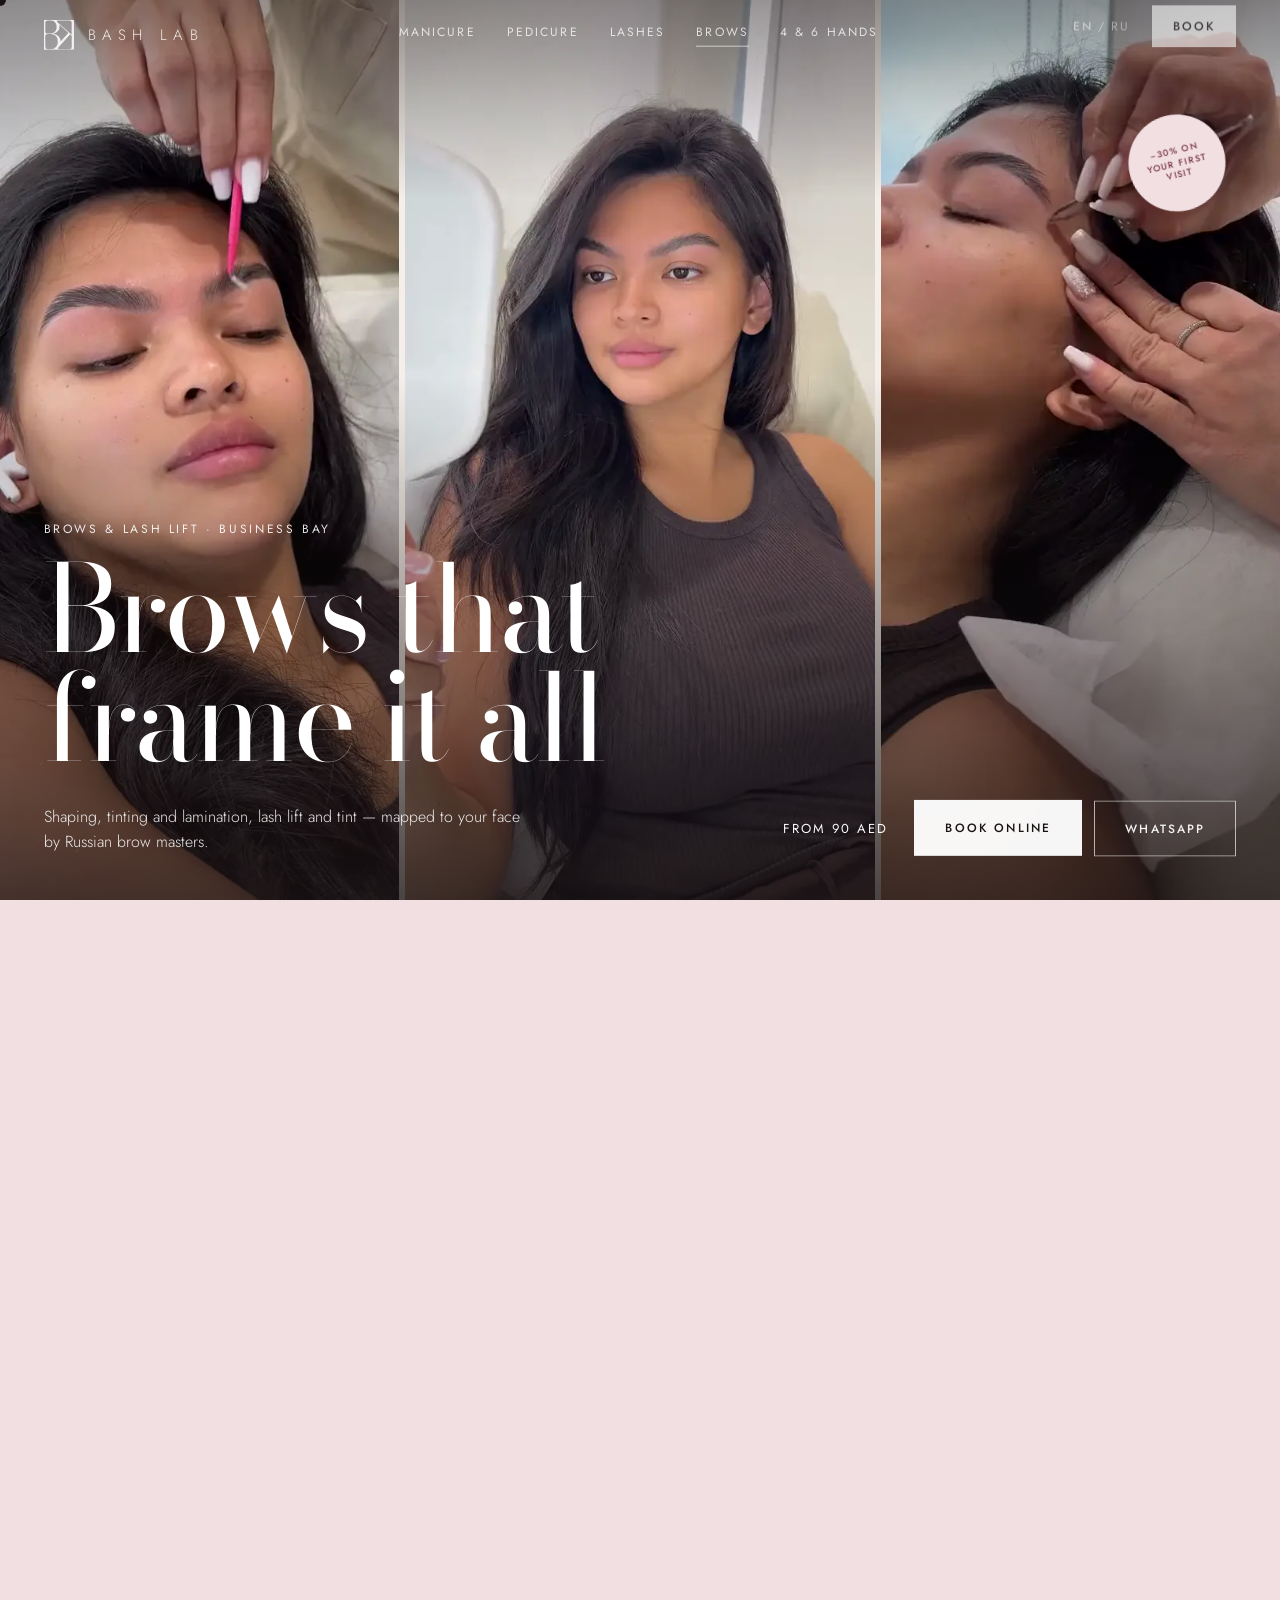
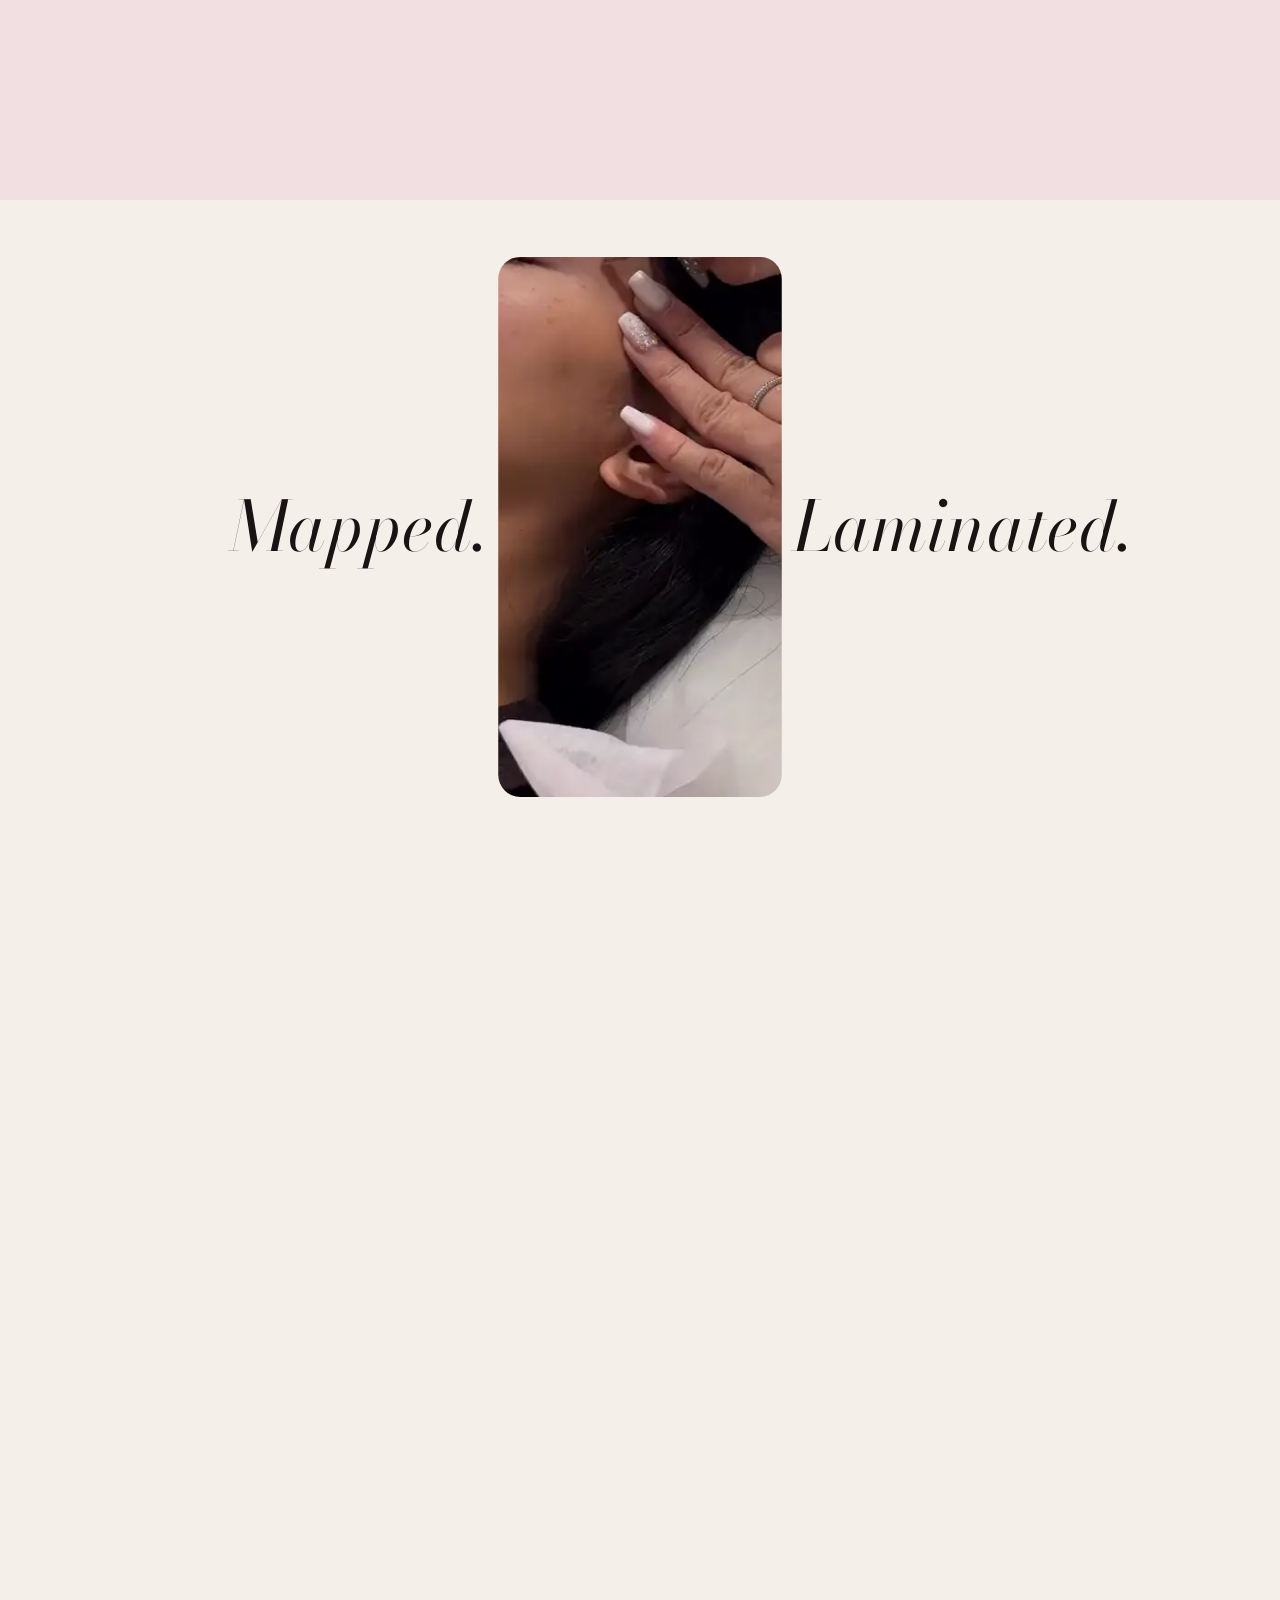
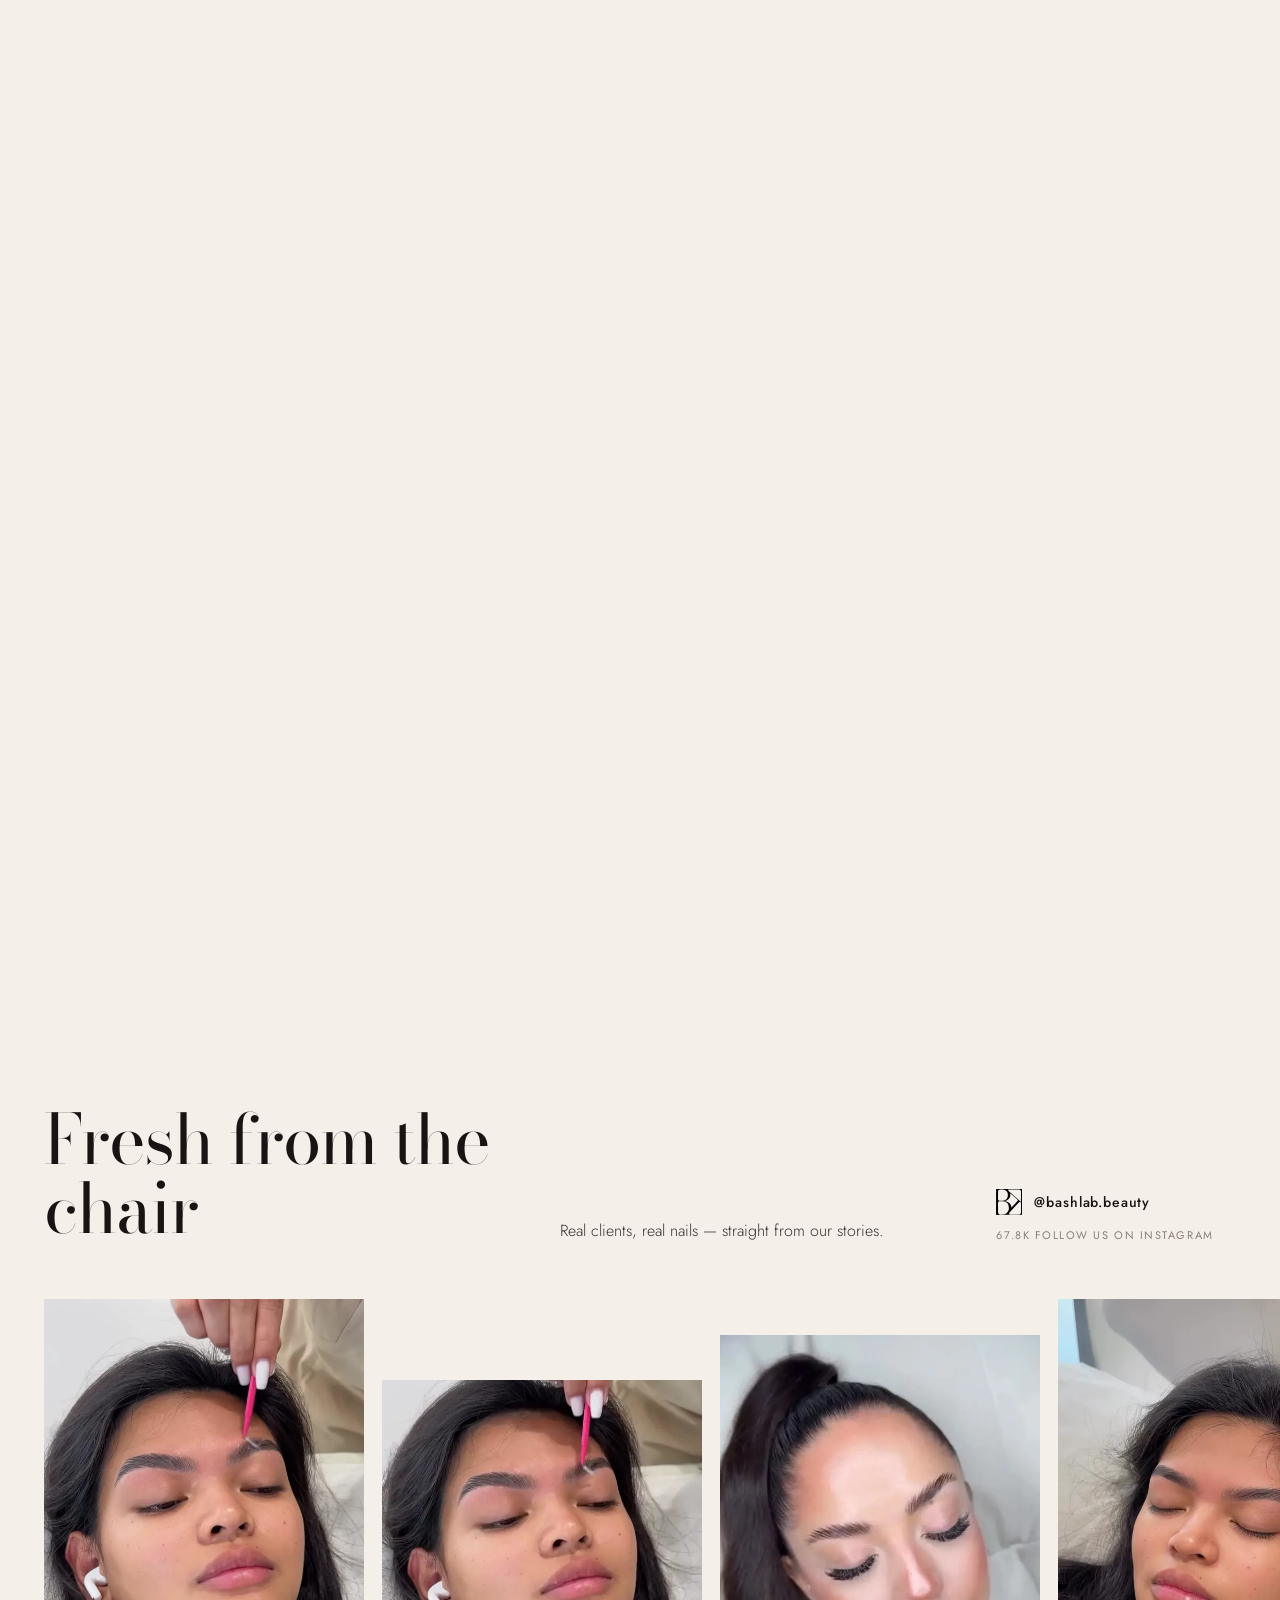
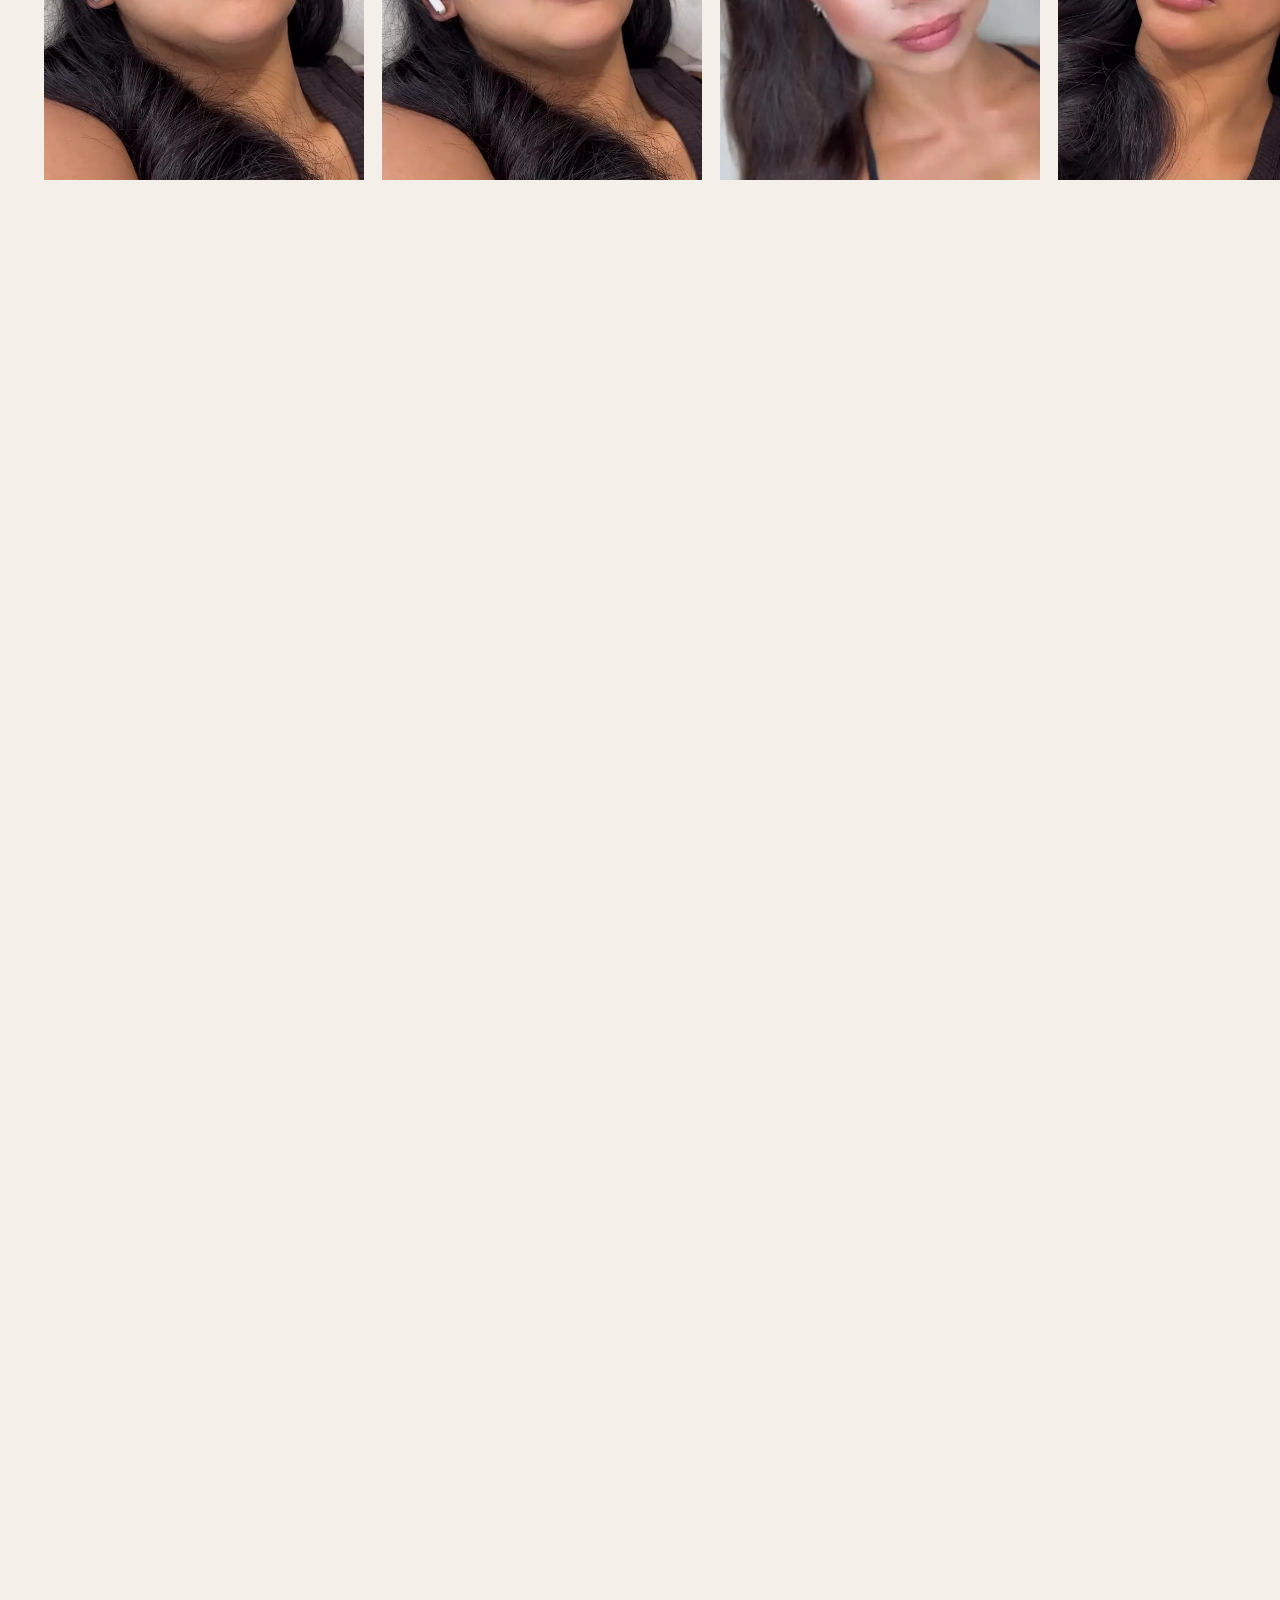
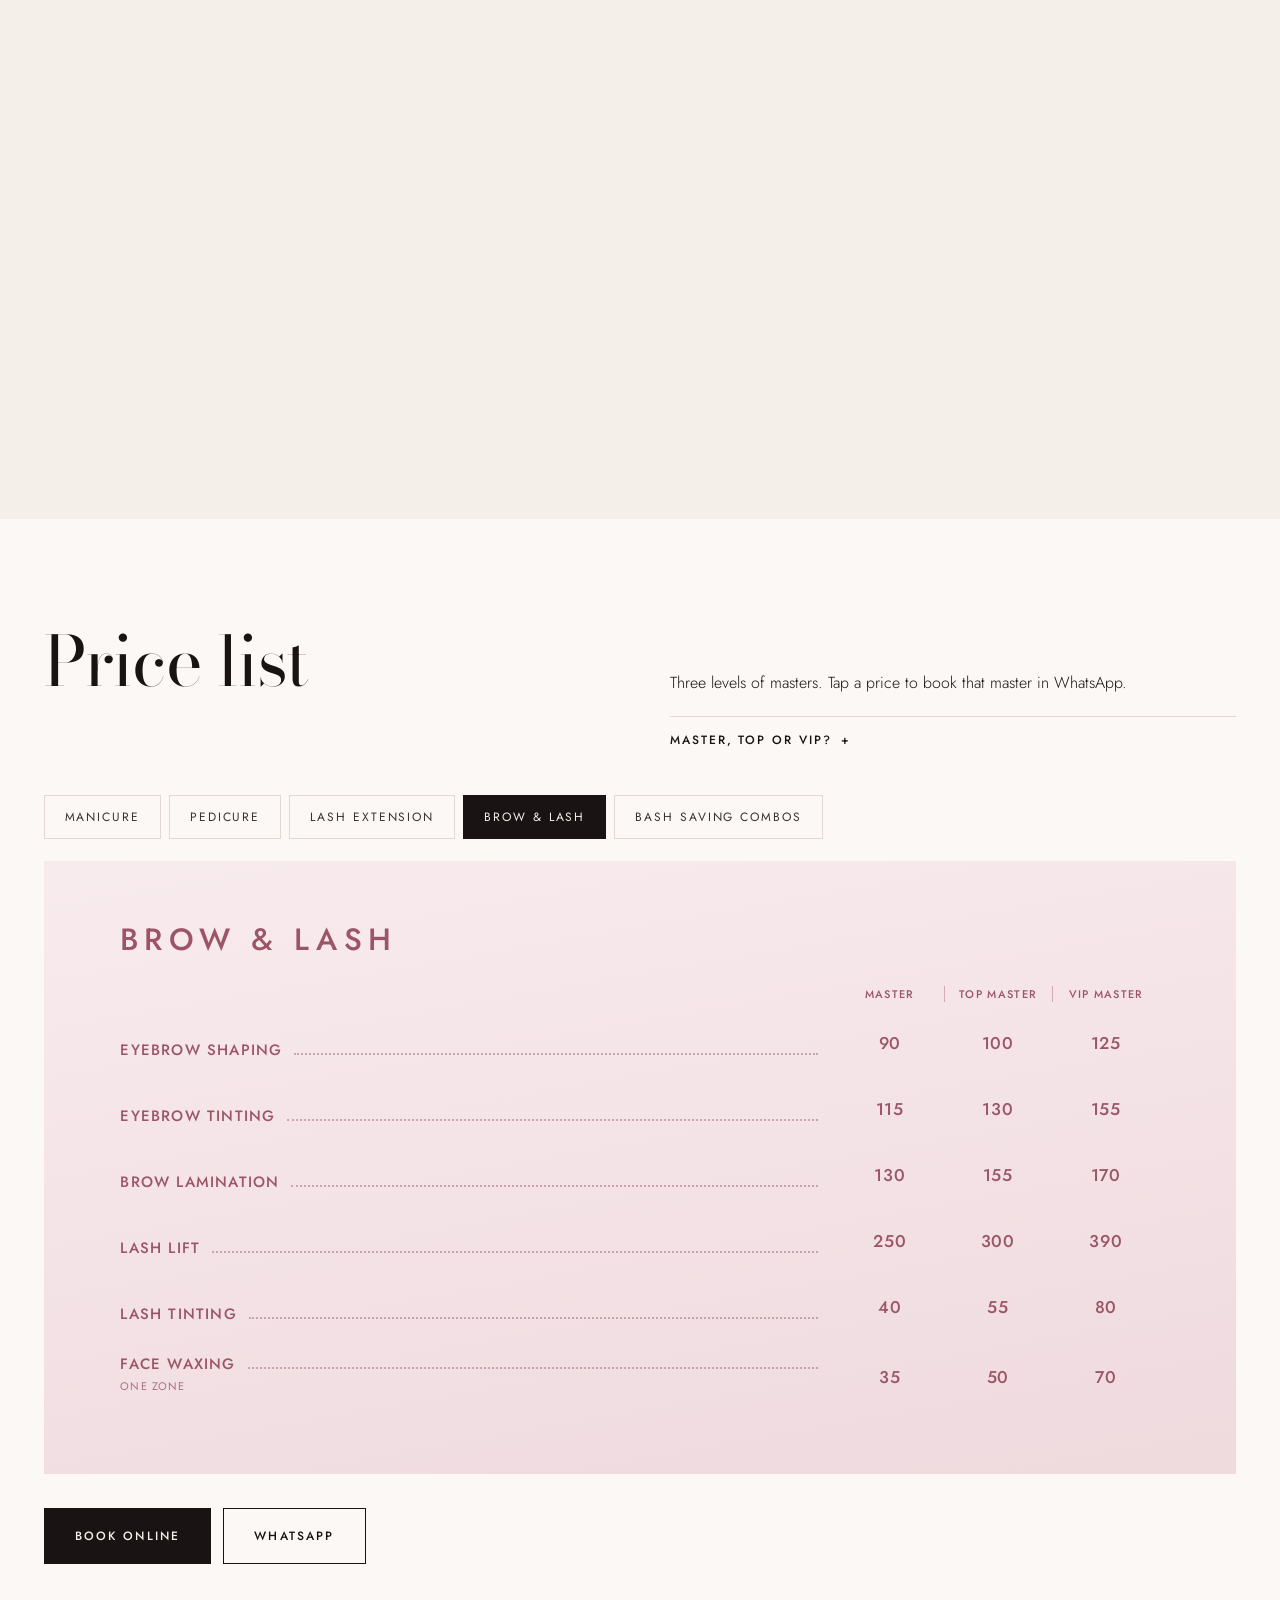
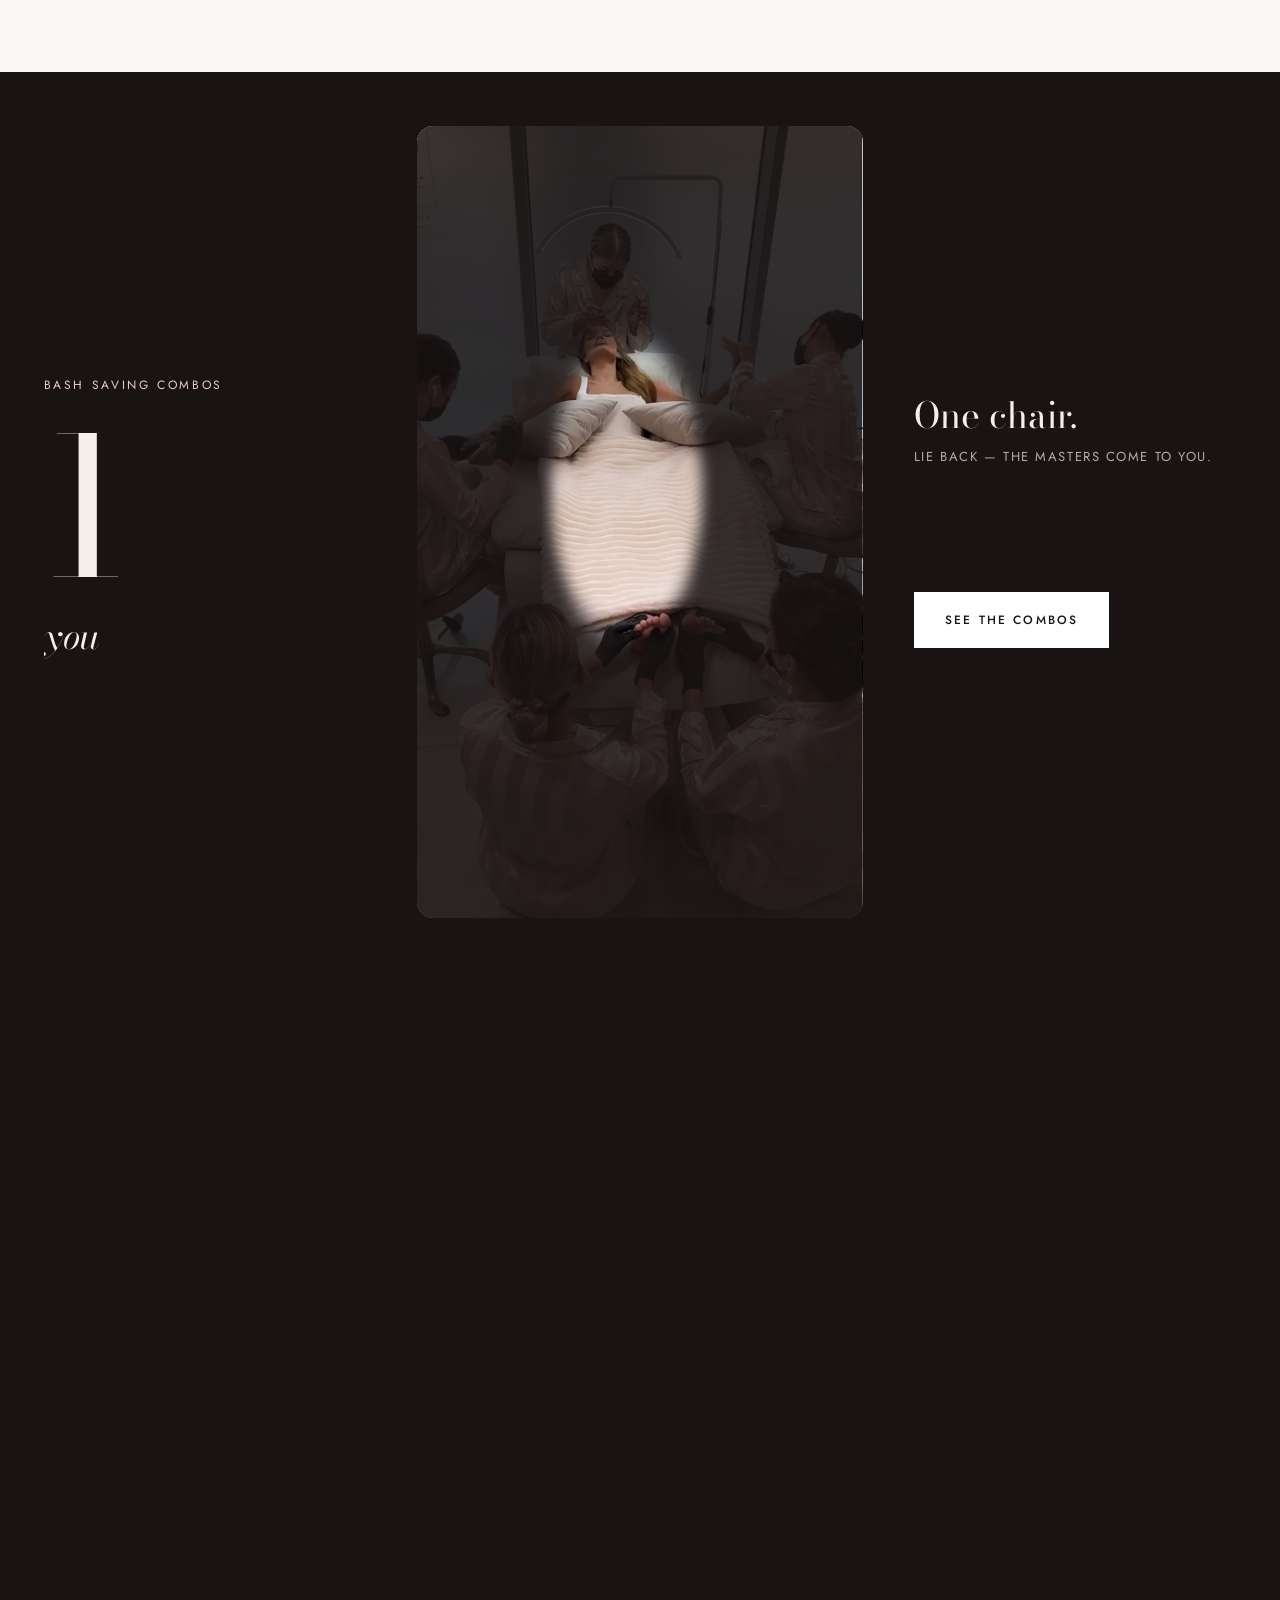
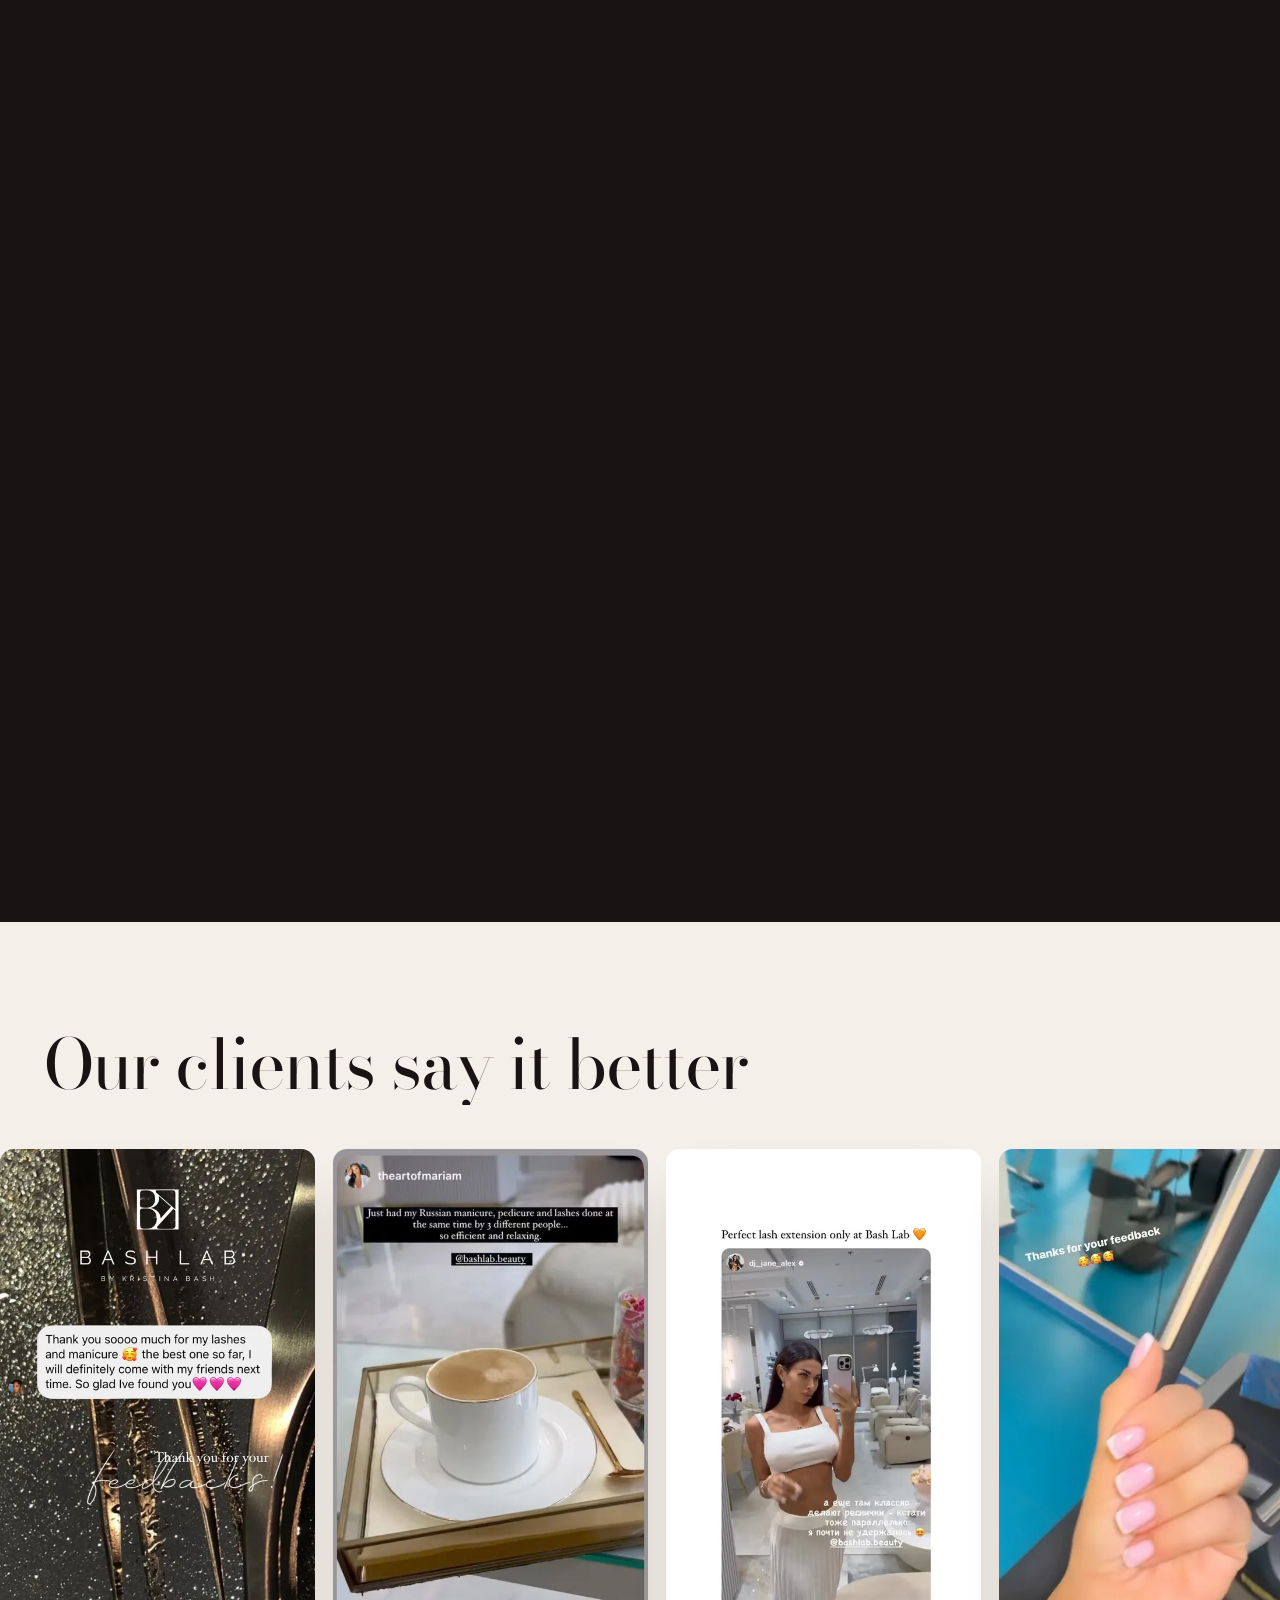
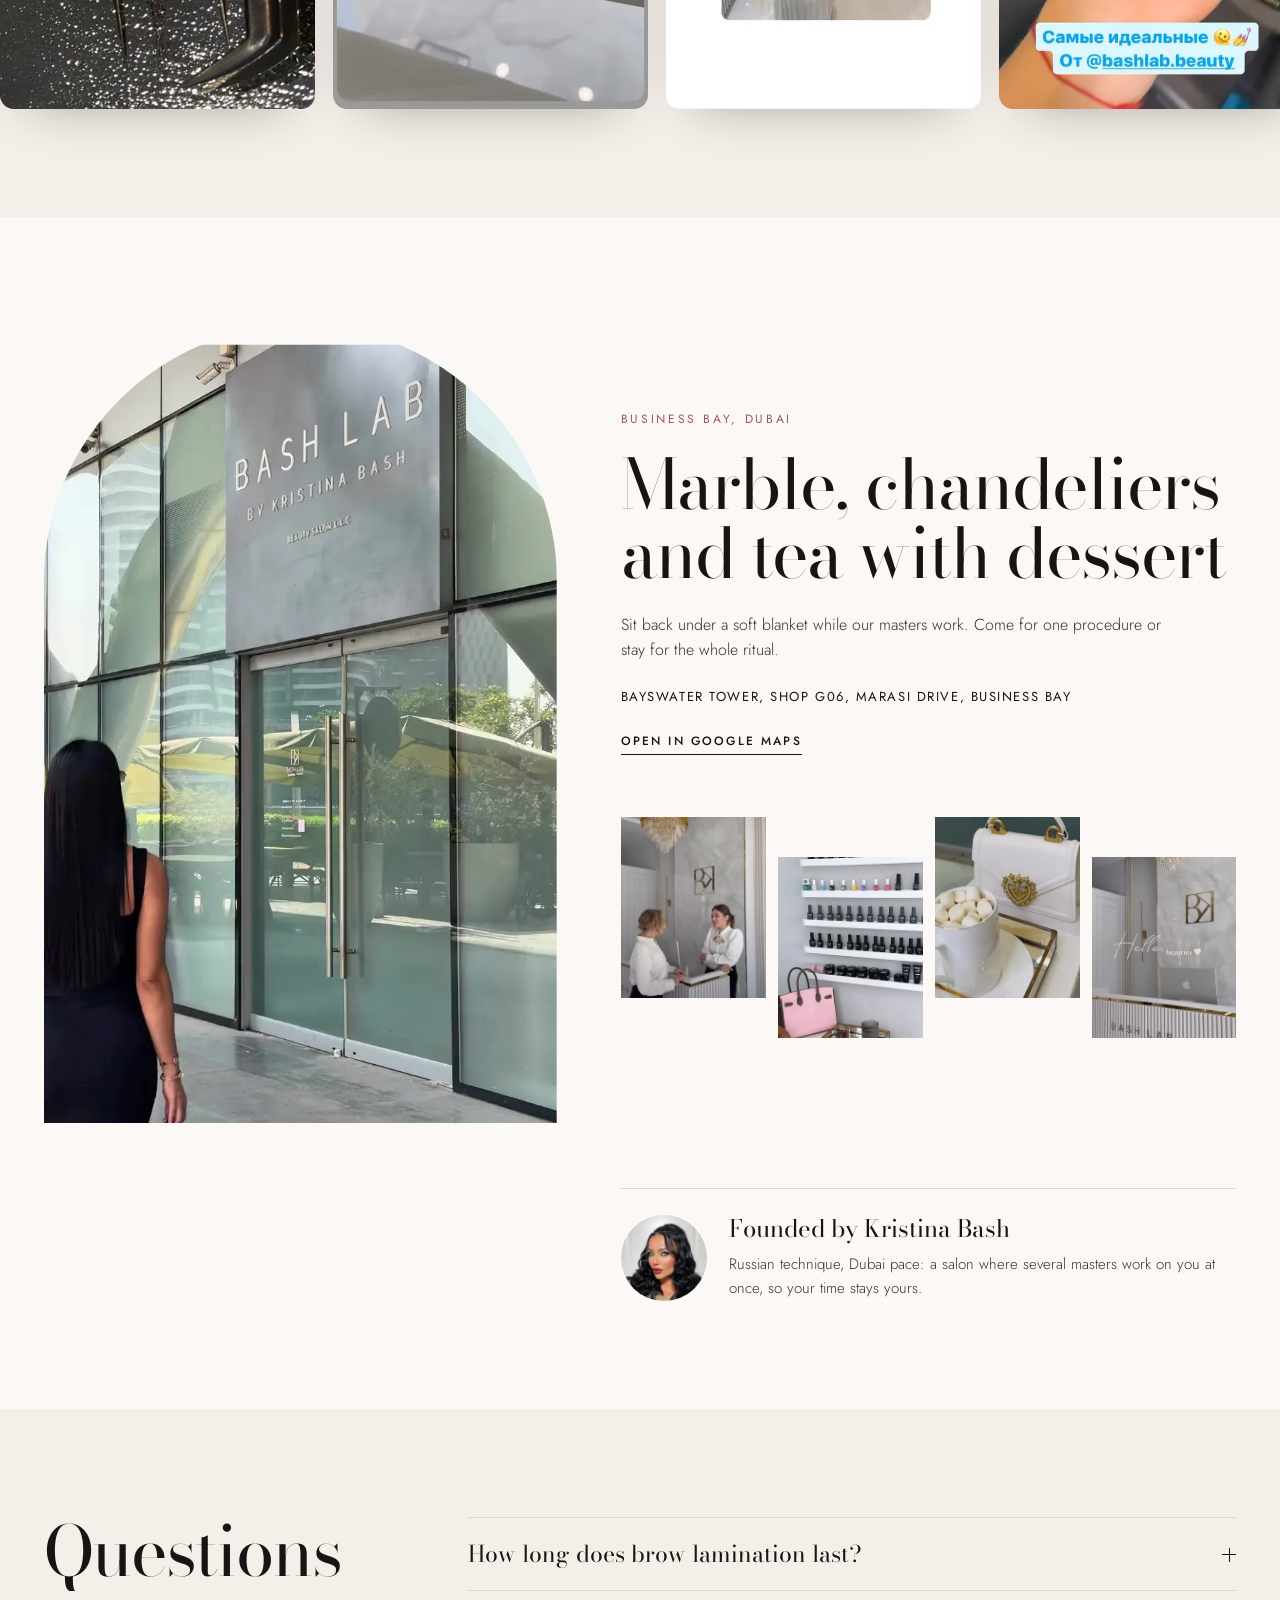
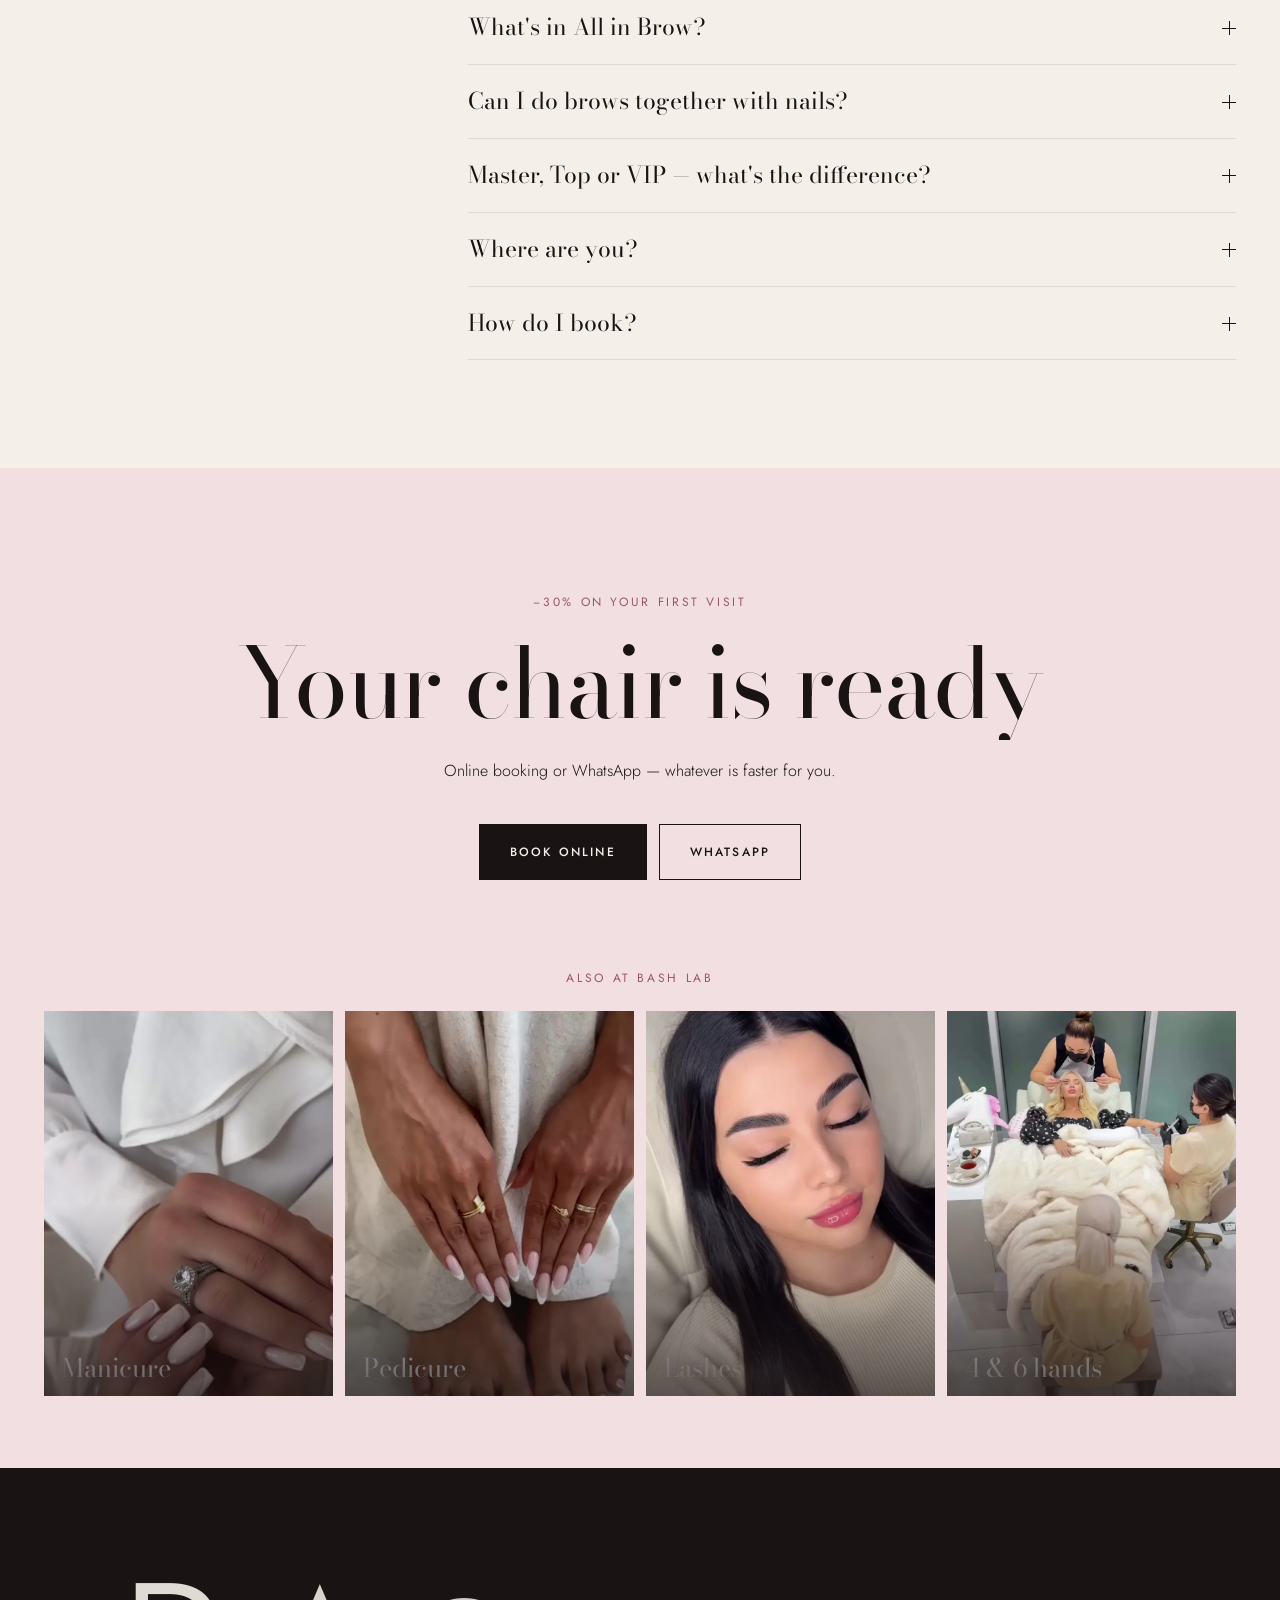
<file: brows.html>
<!doctype html>
<html lang="en">
<head>
<meta charset="utf-8">
<meta name="viewport" content="width=device-width, initial-scale=1, viewport-fit=cover">
<meta name="robots" content="noindex, nofollow">
<title>Brow lamination &amp; lash lift in Business Bay, Dubai — BASH LAB</title>
<meta name="description" content="Brow shaping, tinting and lamination, lash lift and tint in Business Bay. From 90 AED, −30% on your first visit.">
<link rel="alternate" hreflang="en" href="brows.html">
<link rel="alternate" hreflang="ru" href="ru/brows.html">
<meta name="theme-color" content="#f5efe9">
<link rel="icon" href="assets/img/bl.svg" type="image/svg+xml">
<link rel="preload" as="image" href="assets/video/brow-map.webp" media="(max-width:820px)" fetchpriority="high"><link rel="preload" as="image" href="assets/video/brow-result.webp" media="(min-width:821px)" fetchpriority="high">
<link rel="preconnect" href="https://fonts.googleapis.com">
<link rel="preconnect" href="https://fonts.gstatic.com" crossorigin>
<link href="https://fonts.googleapis.com/css2?family=Bodoni+Moda:ital,opsz,wght@0,6..96,400;0,6..96,500;1,6..96,400&family=Prata&family=Jost:wght@300;400;500&display=swap" rel="stylesheet">

<link rel="stylesheet" href="assets/css/site.css">
<script>document.documentElement.className='js';try{if(innerWidth<821||sessionStorage.getItem('bl-seen'))document.documentElement.classList.add('seen');if(sessionStorage.getItem('bl-wipe'))document.documentElement.classList.add('wiping')}catch(e){}if(matchMedia('(prefers-reduced-motion: reduce)').matches)document.documentElement.classList.add('reduced')</script>
</head>
<body data-page="brows">

<div class="loader" aria-hidden="true"><img class="ld-mark" src="assets/img/bl.svg" alt=""><div class="ld-word">BASH LAB</div><div class="ld-line"><i></i></div></div>
<div class="wipe" aria-hidden="true"></div>
<div class="cursor" aria-hidden="true"><span></span></div>

<header class="hd">
  <a class="brand" href="index.html" aria-label="BASH LAB"><img class="mono" src="assets/img/bl.svg" alt=""><span>BASH LAB</span></a>
  <nav class="nav"><a href="manicure.html">Manicure</a><a href="pedicure.html">Pedicure</a><a href="lashes.html">Lashes</a><a href="brows.html" aria-current="page">Brows</a><a href="combos.html">4 &amp; 6 hands</a></nav>
  <div class="hd-r">
    <a class="lang" href="ru/brows.html" hreflang="RU"><b>EN</b> / RU</a>
    <a class="btn btn-sm" href="https://n820329.alteg.io/company/770394/personal/select-services?o=" target="_blank" rel="noopener" data-cursor="Book">Book</a>
    <button class="burger" type="button" aria-label="Menu"><i></i><i></i></button>
  </div>
</header>
<div class="menu" aria-hidden="true"><nav><a href="manicure.html">Manicure</a><a href="pedicure.html">Pedicure</a><a href="lashes.html">Lashes</a><a href="brows.html" aria-current="page">Brows</a><a href="combos.html">4 &amp; 6 hands</a></nav><a class="lang" href="ru/brows.html">EN / RU</a></div>

<main>

<section class="hero" data-hero>
  <div class="hero-media"><div class="hp hp0"><video class="hv" data-src="assets/video/brow-map.mp4" poster="assets/video/brow-map.webp" muted loop playsinline preload="none"></video></div><div class="hp hp1"><video class="hv" data-src="assets/video/brow-result.mp4" poster="assets/video/brow-result.webp" muted loop playsinline preload="none"></video></div><div class="hp hp2"><video class="hv" data-src="assets/video/brow-tweeze.mp4" poster="assets/video/brow-tweeze.webp" muted loop playsinline preload="none"></video></div></div>
  <div class="hero-m"><video class="hv" data-src="assets/video/brow-map.mp4" poster="assets/video/brow-map.webp" muted loop playsinline preload="none"></video></div>
  <div class="hero-shade"></div>
  <p class="badge">−30% on your first visit</p>
  <div class="hero-txt">
    <p class="eyebrow">Brows &amp; lash lift · Business Bay</p>
    <h1 class="h1">Brows that<br>frame it all</h1>
    <div class="hero-row">
      <p class="lead">Shaping, tinting and lamination, lash lift and tint — mapped to your face by Russian brow masters.</p>
      <div class="hero-cta">
        <span class="from">from 90 AED</span>
        <a class="btn btn-light" href="https://n820329.alteg.io/company/770394/personal/select-services?o=" target="_blank" rel="noopener" data-cursor="Book">Book online</a>
        <a class="btn btn-line" href="https://wa.me/971552872506?text=Hello%21%20I%27d%20like%20to%20book%20at%20Bash%20Lab." target="_blank" rel="noopener" data-cursor="WhatsApp">WhatsApp</a>
      </div>
    </div>
  </div>
  <span class="scroll-hint">Scroll</span>
</section>

<div class="ticker" aria-hidden="true"><div class="tk"><span>Russian nails</span><img src="assets/img/bl.svg" alt=""><span>Lash extensions</span><img src="assets/img/bl.svg" alt=""><span>Brow lamination</span><img src="assets/img/bl.svg" alt=""><span>4 &amp; 6 hands combos</span><img src="assets/img/bl.svg" alt=""><span>Business Bay</span><img src="assets/img/bl.svg" alt=""><span>−30% on your first visit</span><img src="assets/img/bl.svg" alt=""></div></div>

<section class="manifesto">
  <p class="mf" data-words>Every brow starts with a map: the shape is measured to your face before a single hair is touched. Then shaping, tint and lamination that keeps them in place.</p>
  <ul class="facts"><li><b>90<small>AED</small></b><span>brow shaping from</span></li><li><b>1 h<small></small></b><span>All in Brow: shape, tint, lamination</span></li><li><b>−30%<small></small></b><span>on your first visit</span></li></ul>
</section>

<section class="film" data-film><div class="film-in"><p class="fl">Mapped.</p><div class="fm"><video class="fv" data-src="assets/video/brow-tweeze.mp4" poster="assets/video/brow-tweeze.webp" muted loop playsinline preload="none"></video></div><p class="fr">Laminated.</p></div></section>

<section class="wall" data-wall>
  <div class="wall-head">
    <h2 class="split">Fresh from the chair</h2>
    <p class="lead">Real clients, real nails — straight from our stories.</p>
    <a class="ig" href="https://www.instagram.com/bashlab.beauty/" target="_blank" rel="noopener" data-cursor="Instagram"><img src="assets/img/bl.svg" alt="">@bashlab.beauty<small>67.8K follow us on Instagram</small></a>
  </div>
  <div class="wall-track"><figure class="wc"><img class="wm" src="assets/img/b-map.webp" alt="" loading="lazy" decoding="async"></figure><figure class="wc"><video class="wm" data-src="assets/video/brow-map.mp4" poster="assets/video/brow-map.webp" muted loop playsinline preload="none"></video></figure><figure class="wc"><img class="wm" src="assets/img/l-g.webp" alt="" loading="lazy" decoding="async"></figure><figure class="wc"><img class="wm" src="assets/img/b-tweeze.webp" alt="" loading="lazy" decoding="async"></figure><figure class="wc"><video class="wm" data-src="assets/video/brow-result.mp4" poster="assets/video/brow-result.webp" muted loop playsinline preload="none"></video></figure><figure class="wc"><img class="wm" src="assets/img/l-a.webp" alt="" loading="lazy" decoding="async"></figure><figure class="wc"><img class="wm" src="assets/img/l-d.webp" alt="" loading="lazy" decoding="async"></figure><figure class="wc"><video class="wm" data-src="assets/video/lash-work.mp4" poster="assets/video/lash-work.webp" muted loop playsinline preload="none"></video></figure><figure class="wc"><img class="wm" src="assets/img/l-b.webp" alt="" loading="lazy" decoding="async"></figure></div>
</section>

<section class="prices" id="prices">
  <div class="pr-head">
    <h2 class="split">Price list</h2>
    <p class="lead">Three levels of masters. Tap a price to book that master in WhatsApp.</p>
    <details class="tiers"><summary>Master, Top or VIP?</summary><p>The level is the master&#x27;s experience. Same salon, same tea — pick the price that fits.</p></details>
  </div>
  <div class="tabs" role="tablist"><button type="button" role="tab" data-sec="manicure" aria-selected="false">Manicure</button><button type="button" role="tab" data-sec="pedicure" aria-selected="false">Pedicure</button><button type="button" role="tab" data-sec="lashes" aria-selected="false">Lash Extension</button><button type="button" role="tab" data-sec="brows-lashes" aria-selected="true">Brow &amp; Lash</button><button type="button" role="tab" data-sec="combos" aria-selected="false">Bash Saving Combos</button></div>
  <div class="cards"><div class="pc" data-sec="manicure" hidden><h3>Manicure</h3><ul><li class="row rh" aria-hidden="true"><div class="rn"></div><div class="rp"><span>Master</span><span>Top Master</span><span>VIP Master</span></div></li><li class="row"><div class="rn"><b>Full Manicure</b><span>Removal + manicure + gel overlay + gel polish</span></div><div class="rp"><a class="pr" href="https://wa.me/971552872506?text=Hello%21%20I%27d%20like%20to%20book%3A%20Full%20Manicure%2C%20Master%20%28230%20AED%29" target="_blank" rel="noopener" data-cursor="WhatsApp" data-t="Master">230</a><a class="pr" href="https://wa.me/971552872506?text=Hello%21%20I%27d%20like%20to%20book%3A%20Full%20Manicure%2C%20Top%20Master%20%28250%20AED%29" target="_blank" rel="noopener" data-cursor="WhatsApp" data-t="Top Master">250</a><a class="pr" href="https://wa.me/971552872506?text=Hello%21%20I%27d%20like%20to%20book%3A%20Full%20Manicure%2C%20VIP%20Master%20%28340%20AED%29" target="_blank" rel="noopener" data-cursor="WhatsApp" data-t="VIP Master">340</a></div></li><li class="row"><div class="rn"><b>Manicure with Polish Coating</b><span>Manicure + regular polish</span></div><div class="rp"><a class="pr" href="https://wa.me/971552872506?text=Hello%21%20I%27d%20like%20to%20book%3A%20Manicure%20with%20Polish%20Coating%2C%20Master%20%28160%20AED%29" target="_blank" rel="noopener" data-cursor="WhatsApp" data-t="Master">160</a><a class="pr" href="https://wa.me/971552872506?text=Hello%21%20I%27d%20like%20to%20book%3A%20Manicure%20with%20Polish%20Coating%2C%20Top%20Master%20%28175%20AED%29" target="_blank" rel="noopener" data-cursor="WhatsApp" data-t="Top Master">175</a><a class="pr" href="https://wa.me/971552872506?text=Hello%21%20I%27d%20like%20to%20book%3A%20Manicure%20with%20Polish%20Coating%2C%20VIP%20Master%20%28235%20AED%29" target="_blank" rel="noopener" data-cursor="WhatsApp" data-t="VIP Master">235</a></div></li><li class="row"><div class="rn"><b>Manicure without Coating</b><span>Manicure without polish</span></div><div class="rp"><a class="pr" href="https://wa.me/971552872506?text=Hello%21%20I%27d%20like%20to%20book%3A%20Manicure%20without%20Coating%2C%20Master%20%28130%20AED%29" target="_blank" rel="noopener" data-cursor="WhatsApp" data-t="Master">130</a><a class="pr" href="https://wa.me/971552872506?text=Hello%21%20I%27d%20like%20to%20book%3A%20Manicure%20without%20Coating%2C%20Top%20Master%20%28145%20AED%29" target="_blank" rel="noopener" data-cursor="WhatsApp" data-t="Top Master">145</a><a class="pr" href="https://wa.me/971552872506?text=Hello%21%20I%27d%20like%20to%20book%3A%20Manicure%20without%20Coating%2C%20VIP%20Master%20%28195%20AED%29" target="_blank" rel="noopener" data-cursor="WhatsApp" data-t="VIP Master">195</a></div></li><li class="row"><div class="rn"><b>Japanese Manicure</b><span>Japanese nail care technique</span></div><div class="rp"><a class="pr" href="https://wa.me/971552872506?text=Hello%21%20I%27d%20like%20to%20book%3A%20Japanese%20Manicure%2C%20Master%20%28190%20AED%29" target="_blank" rel="noopener" data-cursor="WhatsApp" data-t="Master">190</a><a class="pr" href="https://wa.me/971552872506?text=Hello%21%20I%27d%20like%20to%20book%3A%20Japanese%20Manicure%2C%20Top%20Master%20%28220%20AED%29" target="_blank" rel="noopener" data-cursor="WhatsApp" data-t="Top Master">220</a><a class="pr" href="https://wa.me/971552872506?text=Hello%21%20I%27d%20like%20to%20book%3A%20Japanese%20Manicure%2C%20VIP%20Master%20%28300%20AED%29" target="_blank" rel="noopener" data-cursor="WhatsApp" data-t="VIP Master">300</a></div></li><li class="row"><div class="rn"><b>Nail Extensions</b><span>Removal + manicure + extensions + gel polish</span></div><div class="rp"><a class="pr" href="https://wa.me/971552872506?text=Hello%21%20I%27d%20like%20to%20book%3A%20Nail%20Extensions%2C%20Master%20%28from%20370%20AED%29" target="_blank" rel="noopener" data-cursor="WhatsApp" data-t="Master">from 370</a><a class="pr" href="https://wa.me/971552872506?text=Hello%21%20I%27d%20like%20to%20book%3A%20Nail%20Extensions%2C%20Top%20Master%20%28from%20420%20AED%29" target="_blank" rel="noopener" data-cursor="WhatsApp" data-t="Top Master">from 420</a><a class="pr" href="https://wa.me/971552872506?text=Hello%21%20I%27d%20like%20to%20book%3A%20Nail%20Extensions%2C%20VIP%20Master%20%28from%20540%20AED%29" target="_blank" rel="noopener" data-cursor="WhatsApp" data-t="VIP Master">from 540</a></div></li><li class="row"><div class="rn"><b>Nail Extension Refill</b><span>Removal + manicure + refill + gel polish</span></div><div class="rp"><a class="pr" href="https://wa.me/971552872506?text=Hello%21%20I%27d%20like%20to%20book%3A%20Nail%20Extension%20Refill%2C%20Master%20%28310%20AED%29" target="_blank" rel="noopener" data-cursor="WhatsApp" data-t="Master">310</a><a class="pr" href="https://wa.me/971552872506?text=Hello%21%20I%27d%20like%20to%20book%3A%20Nail%20Extension%20Refill%2C%20Top%20Master%20%28350%20AED%29" target="_blank" rel="noopener" data-cursor="WhatsApp" data-t="Top Master">350</a><a class="pr" href="https://wa.me/971552872506?text=Hello%21%20I%27d%20like%20to%20book%3A%20Nail%20Extension%20Refill%2C%20VIP%20Master%20%28450%20AED%29" target="_blank" rel="noopener" data-cursor="WhatsApp" data-t="VIP Master">450</a></div></li><li class="row"><div class="rn"><b>French | Simple Nail Art</b></div><div class="rp"><a class="pr" href="https://wa.me/971552872506?text=Hello%21%20I%27d%20like%20to%20book%3A%20French%20%7C%20Simple%20Nail%20Art%2C%20Master%20%2840%20AED%29" target="_blank" rel="noopener" data-cursor="WhatsApp" data-t="Master">40</a><a class="pr" href="https://wa.me/971552872506?text=Hello%21%20I%27d%20like%20to%20book%3A%20French%20%7C%20Simple%20Nail%20Art%2C%20Top%20Master%20%2845%20AED%29" target="_blank" rel="noopener" data-cursor="WhatsApp" data-t="Top Master">45</a><a class="pr" href="https://wa.me/971552872506?text=Hello%21%20I%27d%20like%20to%20book%3A%20French%20%7C%20Simple%20Nail%20Art%2C%20VIP%20Master%20%2855%20AED%29" target="_blank" rel="noopener" data-cursor="WhatsApp" data-t="VIP Master">55</a></div></li></ul></div><div class="pc" data-sec="pedicure" hidden><h3>Pedicure</h3><ul><li class="row rh" aria-hidden="true"><div class="rn"></div><div class="rp"><span>Master</span><span>Top Master</span><span>VIP Master</span></div></li><li class="row"><div class="rn"><b>Full Smart Pedicure</b><span>Removal + pedicure + gel polish + heel care</span></div><div class="rp"><a class="pr" href="https://wa.me/971552872506?text=Hello%21%20I%27d%20like%20to%20book%3A%20Full%20Smart%20Pedicure%2C%20Master%20%28240%20AED%29" target="_blank" rel="noopener" data-cursor="WhatsApp" data-t="Master">240</a><a class="pr" href="https://wa.me/971552872506?text=Hello%21%20I%27d%20like%20to%20book%3A%20Full%20Smart%20Pedicure%2C%20Top%20Master%20%28280%20AED%29" target="_blank" rel="noopener" data-cursor="WhatsApp" data-t="Top Master">280</a><a class="pr" href="https://wa.me/971552872506?text=Hello%21%20I%27d%20like%20to%20book%3A%20Full%20Smart%20Pedicure%2C%20VIP%20Master%20%28355%20AED%29" target="_blank" rel="noopener" data-cursor="WhatsApp" data-t="VIP Master">355</a></div></li><li class="row"><div class="rn"><b>Pedicure with Regular Polish</b><span>Pedicure + regular polish</span></div><div class="rp"><a class="pr" href="https://wa.me/971552872506?text=Hello%21%20I%27d%20like%20to%20book%3A%20Pedicure%20with%20Regular%20Polish%2C%20Master%20%28175%20AED%29" target="_blank" rel="noopener" data-cursor="WhatsApp" data-t="Master">175</a><a class="pr" href="https://wa.me/971552872506?text=Hello%21%20I%27d%20like%20to%20book%3A%20Pedicure%20with%20Regular%20Polish%2C%20Top%20Master%20%28205%20AED%29" target="_blank" rel="noopener" data-cursor="WhatsApp" data-t="Top Master">205</a><a class="pr" href="https://wa.me/971552872506?text=Hello%21%20I%27d%20like%20to%20book%3A%20Pedicure%20with%20Regular%20Polish%2C%20VIP%20Master%20%28270%20AED%29" target="_blank" rel="noopener" data-cursor="WhatsApp" data-t="VIP Master">270</a></div></li><li class="row"><div class="rn"><b>Pedicure without Coating</b><span>Pedicure without polish</span></div><div class="rp"><a class="pr" href="https://wa.me/971552872506?text=Hello%21%20I%27d%20like%20to%20book%3A%20Pedicure%20without%20Coating%2C%20Master%20%28160%20AED%29" target="_blank" rel="noopener" data-cursor="WhatsApp" data-t="Master">160</a><a class="pr" href="https://wa.me/971552872506?text=Hello%21%20I%27d%20like%20to%20book%3A%20Pedicure%20without%20Coating%2C%20Top%20Master%20%28185%20AED%29" target="_blank" rel="noopener" data-cursor="WhatsApp" data-t="Top Master">185</a><a class="pr" href="https://wa.me/971552872506?text=Hello%21%20I%27d%20like%20to%20book%3A%20Pedicure%20without%20Coating%2C%20VIP%20Master%20%28245%20AED%29" target="_blank" rel="noopener" data-cursor="WhatsApp" data-t="VIP Master">245</a></div></li><li class="row"><div class="rn"><b>Medical Pedicure</b><span>Medical pedicure</span></div><div class="rp"><a class="pr" href="https://wa.me/971552872506?text=Hello%21%20I%27d%20like%20to%20book%3A%20Medical%20Pedicure%2C%20Master%20%28210%20AED%29" target="_blank" rel="noopener" data-cursor="WhatsApp" data-t="Master">210</a><a class="pr" href="https://wa.me/971552872506?text=Hello%21%20I%27d%20like%20to%20book%3A%20Medical%20Pedicure%2C%20Top%20Master%20%28245%20AED%29" target="_blank" rel="noopener" data-cursor="WhatsApp" data-t="Top Master">245</a><a class="pr" href="https://wa.me/971552872506?text=Hello%21%20I%27d%20like%20to%20book%3A%20Medical%20Pedicure%2C%20VIP%20Master%20%28325%20AED%29" target="_blank" rel="noopener" data-cursor="WhatsApp" data-t="VIP Master">325</a></div></li><li class="row"><div class="rn"><b>French | Simple Nail Art</b></div><div class="rp"><a class="pr" href="https://wa.me/971552872506?text=Hello%21%20I%27d%20like%20to%20book%3A%20French%20%7C%20Simple%20Nail%20Art%2C%20Master%20%2840%20AED%29" target="_blank" rel="noopener" data-cursor="WhatsApp" data-t="Master">40</a><a class="pr" href="https://wa.me/971552872506?text=Hello%21%20I%27d%20like%20to%20book%3A%20French%20%7C%20Simple%20Nail%20Art%2C%20Top%20Master%20%2845%20AED%29" target="_blank" rel="noopener" data-cursor="WhatsApp" data-t="Top Master">45</a><a class="pr" href="https://wa.me/971552872506?text=Hello%21%20I%27d%20like%20to%20book%3A%20French%20%7C%20Simple%20Nail%20Art%2C%20VIP%20Master%20%2855%20AED%29" target="_blank" rel="noopener" data-cursor="WhatsApp" data-t="VIP Master">55</a></div></li></ul></div><div class="pc" data-sec="lashes" hidden><h3>Lash Extension</h3><ul><li class="row rh" aria-hidden="true"><div class="rn"></div><div class="rp"><span>Master</span><span>Top Master</span><span>VIP Master</span></div></li><li class="row"><div class="rn"><b>Classic</b></div><div class="rp"><a class="pr" href="https://wa.me/971552872506?text=Hello%21%20I%27d%20like%20to%20book%3A%20Classic%2C%20Master%20%28250%20AED%29" target="_blank" rel="noopener" data-cursor="WhatsApp" data-t="Master">250</a><a class="pr" href="https://wa.me/971552872506?text=Hello%21%20I%27d%20like%20to%20book%3A%20Classic%2C%20Top%20Master%20%28290%20AED%29" target="_blank" rel="noopener" data-cursor="WhatsApp" data-t="Top Master">290</a><a class="pr" href="https://wa.me/971552872506?text=Hello%21%20I%27d%20like%20to%20book%3A%20Classic%2C%20VIP%20Master%20%28340%20AED%29" target="_blank" rel="noopener" data-cursor="WhatsApp" data-t="VIP Master">340</a></div></li><li class="row"><div class="rn"><b>2D Volume</b></div><div class="rp"><a class="pr" href="https://wa.me/971552872506?text=Hello%21%20I%27d%20like%20to%20book%3A%202D%20Volume%2C%20Master%20%28290%20AED%29" target="_blank" rel="noopener" data-cursor="WhatsApp" data-t="Master">290</a><a class="pr" href="https://wa.me/971552872506?text=Hello%21%20I%27d%20like%20to%20book%3A%202D%20Volume%2C%20Top%20Master%20%28350%20AED%29" target="_blank" rel="noopener" data-cursor="WhatsApp" data-t="Top Master">350</a><a class="pr" href="https://wa.me/971552872506?text=Hello%21%20I%27d%20like%20to%20book%3A%202D%20Volume%2C%20VIP%20Master%20%28380%20AED%29" target="_blank" rel="noopener" data-cursor="WhatsApp" data-t="VIP Master">380</a></div></li><li class="row"><div class="rn"><b>3D Volume</b></div><div class="rp"><a class="pr" href="https://wa.me/971552872506?text=Hello%21%20I%27d%20like%20to%20book%3A%203D%20Volume%2C%20Master%20%28330%20AED%29" target="_blank" rel="noopener" data-cursor="WhatsApp" data-t="Master">330</a><a class="pr" href="https://wa.me/971552872506?text=Hello%21%20I%27d%20like%20to%20book%3A%203D%20Volume%2C%20Top%20Master%20%28390%20AED%29" target="_blank" rel="noopener" data-cursor="WhatsApp" data-t="Top Master">390</a><a class="pr" href="https://wa.me/971552872506?text=Hello%21%20I%27d%20like%20to%20book%3A%203D%20Volume%2C%20VIP%20Master%20%28420%20AED%29" target="_blank" rel="noopener" data-cursor="WhatsApp" data-t="VIP Master">420</a></div></li><li class="row"><div class="rn"><b>4D Volume</b></div><div class="rp"><a class="pr" href="https://wa.me/971552872506?text=Hello%21%20I%27d%20like%20to%20book%3A%204D%20Volume%2C%20Master%20%28370%20AED%29" target="_blank" rel="noopener" data-cursor="WhatsApp" data-t="Master">370</a><a class="pr" href="https://wa.me/971552872506?text=Hello%21%20I%27d%20like%20to%20book%3A%204D%20Volume%2C%20Top%20Master%20%28430%20AED%29" target="_blank" rel="noopener" data-cursor="WhatsApp" data-t="Top Master">430</a><a class="pr" href="https://wa.me/971552872506?text=Hello%21%20I%27d%20like%20to%20book%3A%204D%20Volume%2C%20VIP%20Master%20%28460%20AED%29" target="_blank" rel="noopener" data-cursor="WhatsApp" data-t="VIP Master">460</a></div></li><li class="row"><div class="rn"><b>5D Volume</b></div><div class="rp"><a class="pr" href="https://wa.me/971552872506?text=Hello%21%20I%27d%20like%20to%20book%3A%205D%20Volume%2C%20Master%20%28410%20AED%29" target="_blank" rel="noopener" data-cursor="WhatsApp" data-t="Master">410</a><a class="pr" href="https://wa.me/971552872506?text=Hello%21%20I%27d%20like%20to%20book%3A%205D%20Volume%2C%20Top%20Master%20%28470%20AED%29" target="_blank" rel="noopener" data-cursor="WhatsApp" data-t="Top Master">470</a><a class="pr" href="https://wa.me/971552872506?text=Hello%21%20I%27d%20like%20to%20book%3A%205D%20Volume%2C%20VIP%20Master%20%28500%20AED%29" target="_blank" rel="noopener" data-cursor="WhatsApp" data-t="VIP Master">500</a></div></li><li class="row"><div class="rn"><b>Full Volume</b></div><div class="rp"><a class="pr" href="https://wa.me/971552872506?text=Hello%21%20I%27d%20like%20to%20book%3A%20Full%20Volume%2C%20Master%20%28460%20AED%29" target="_blank" rel="noopener" data-cursor="WhatsApp" data-t="Master">460</a><a class="pr" href="https://wa.me/971552872506?text=Hello%21%20I%27d%20like%20to%20book%3A%20Full%20Volume%2C%20Top%20Master%20%28520%20AED%29" target="_blank" rel="noopener" data-cursor="WhatsApp" data-t="Top Master">520</a><a class="pr" href="https://wa.me/971552872506?text=Hello%21%20I%27d%20like%20to%20book%3A%20Full%20Volume%2C%20VIP%20Master%20%28550%20AED%29" target="_blank" rel="noopener" data-cursor="WhatsApp" data-t="VIP Master">550</a></div></li><li class="row"><div class="rn"><b>L | M Curve</b></div><div class="rp"><a class="pr" href="https://wa.me/971552872506?text=Hello%21%20I%27d%20like%20to%20book%3A%20L%20%7C%20M%20Curve%2C%20Master%20%2850%20AED%29" target="_blank" rel="noopener" data-cursor="WhatsApp" data-t="Master">50</a><a class="pr" href="https://wa.me/971552872506?text=Hello%21%20I%27d%20like%20to%20book%3A%20L%20%7C%20M%20Curve%2C%20Top%20Master%20%2860%20AED%29" target="_blank" rel="noopener" data-cursor="WhatsApp" data-t="Top Master">60</a><a class="pr" href="https://wa.me/971552872506?text=Hello%21%20I%27d%20like%20to%20book%3A%20L%20%7C%20M%20Curve%2C%20VIP%20Master%20%2865%20AED%29" target="_blank" rel="noopener" data-cursor="WhatsApp" data-t="VIP Master">65</a></div></li><li class="row"><div class="rn"><b>Kim | Kylie | Anime Effect</b></div><div class="rp"><a class="pr" href="https://wa.me/971552872506?text=Hello%21%20I%27d%20like%20to%20book%3A%20Kim%20%7C%20Kylie%20%7C%20Anime%20Effect%2C%20Master%20%2845%20AED%29" target="_blank" rel="noopener" data-cursor="WhatsApp" data-t="Master">45</a><a class="pr" href="https://wa.me/971552872506?text=Hello%21%20I%27d%20like%20to%20book%3A%20Kim%20%7C%20Kylie%20%7C%20Anime%20Effect%2C%20Top%20Master%20%2855%20AED%29" target="_blank" rel="noopener" data-cursor="WhatsApp" data-t="Top Master">55</a><a class="pr" href="https://wa.me/971552872506?text=Hello%21%20I%27d%20like%20to%20book%3A%20Kim%20%7C%20Kylie%20%7C%20Anime%20Effect%2C%20VIP%20Master%20%2870%20AED%29" target="_blank" rel="noopener" data-cursor="WhatsApp" data-t="VIP Master">70</a></div></li></ul></div><div class="pc" data-sec="brows-lashes"><h3>Brow &amp; Lash</h3><ul><li class="row rh" aria-hidden="true"><div class="rn"></div><div class="rp"><span>Master</span><span>Top Master</span><span>VIP Master</span></div></li><li class="row"><div class="rn"><b>Eyebrow Shaping</b></div><div class="rp"><a class="pr" href="https://wa.me/971552872506?text=Hello%21%20I%27d%20like%20to%20book%3A%20Eyebrow%20Shaping%2C%20Master%20%2890%20AED%29" target="_blank" rel="noopener" data-cursor="WhatsApp" data-t="Master">90</a><a class="pr" href="https://wa.me/971552872506?text=Hello%21%20I%27d%20like%20to%20book%3A%20Eyebrow%20Shaping%2C%20Top%20Master%20%28100%20AED%29" target="_blank" rel="noopener" data-cursor="WhatsApp" data-t="Top Master">100</a><a class="pr" href="https://wa.me/971552872506?text=Hello%21%20I%27d%20like%20to%20book%3A%20Eyebrow%20Shaping%2C%20VIP%20Master%20%28125%20AED%29" target="_blank" rel="noopener" data-cursor="WhatsApp" data-t="VIP Master">125</a></div></li><li class="row"><div class="rn"><b>Eyebrow Tinting</b></div><div class="rp"><a class="pr" href="https://wa.me/971552872506?text=Hello%21%20I%27d%20like%20to%20book%3A%20Eyebrow%20Tinting%2C%20Master%20%28115%20AED%29" target="_blank" rel="noopener" data-cursor="WhatsApp" data-t="Master">115</a><a class="pr" href="https://wa.me/971552872506?text=Hello%21%20I%27d%20like%20to%20book%3A%20Eyebrow%20Tinting%2C%20Top%20Master%20%28130%20AED%29" target="_blank" rel="noopener" data-cursor="WhatsApp" data-t="Top Master">130</a><a class="pr" href="https://wa.me/971552872506?text=Hello%21%20I%27d%20like%20to%20book%3A%20Eyebrow%20Tinting%2C%20VIP%20Master%20%28155%20AED%29" target="_blank" rel="noopener" data-cursor="WhatsApp" data-t="VIP Master">155</a></div></li><li class="row"><div class="rn"><b>Brow Lamination</b></div><div class="rp"><a class="pr" href="https://wa.me/971552872506?text=Hello%21%20I%27d%20like%20to%20book%3A%20Brow%20Lamination%2C%20Master%20%28130%20AED%29" target="_blank" rel="noopener" data-cursor="WhatsApp" data-t="Master">130</a><a class="pr" href="https://wa.me/971552872506?text=Hello%21%20I%27d%20like%20to%20book%3A%20Brow%20Lamination%2C%20Top%20Master%20%28155%20AED%29" target="_blank" rel="noopener" data-cursor="WhatsApp" data-t="Top Master">155</a><a class="pr" href="https://wa.me/971552872506?text=Hello%21%20I%27d%20like%20to%20book%3A%20Brow%20Lamination%2C%20VIP%20Master%20%28170%20AED%29" target="_blank" rel="noopener" data-cursor="WhatsApp" data-t="VIP Master">170</a></div></li><li class="row"><div class="rn"><b>Lash Lift</b></div><div class="rp"><a class="pr" href="https://wa.me/971552872506?text=Hello%21%20I%27d%20like%20to%20book%3A%20Lash%20Lift%2C%20Master%20%28250%20AED%29" target="_blank" rel="noopener" data-cursor="WhatsApp" data-t="Master">250</a><a class="pr" href="https://wa.me/971552872506?text=Hello%21%20I%27d%20like%20to%20book%3A%20Lash%20Lift%2C%20Top%20Master%20%28300%20AED%29" target="_blank" rel="noopener" data-cursor="WhatsApp" data-t="Top Master">300</a><a class="pr" href="https://wa.me/971552872506?text=Hello%21%20I%27d%20like%20to%20book%3A%20Lash%20Lift%2C%20VIP%20Master%20%28390%20AED%29" target="_blank" rel="noopener" data-cursor="WhatsApp" data-t="VIP Master">390</a></div></li><li class="row"><div class="rn"><b>Lash Tinting</b></div><div class="rp"><a class="pr" href="https://wa.me/971552872506?text=Hello%21%20I%27d%20like%20to%20book%3A%20Lash%20Tinting%2C%20Master%20%2840%20AED%29" target="_blank" rel="noopener" data-cursor="WhatsApp" data-t="Master">40</a><a class="pr" href="https://wa.me/971552872506?text=Hello%21%20I%27d%20like%20to%20book%3A%20Lash%20Tinting%2C%20Top%20Master%20%2855%20AED%29" target="_blank" rel="noopener" data-cursor="WhatsApp" data-t="Top Master">55</a><a class="pr" href="https://wa.me/971552872506?text=Hello%21%20I%27d%20like%20to%20book%3A%20Lash%20Tinting%2C%20VIP%20Master%20%2880%20AED%29" target="_blank" rel="noopener" data-cursor="WhatsApp" data-t="VIP Master">80</a></div></li><li class="row"><div class="rn"><b>Face Waxing</b><span>One zone</span></div><div class="rp"><a class="pr" href="https://wa.me/971552872506?text=Hello%21%20I%27d%20like%20to%20book%3A%20Face%20Waxing%2C%20Master%20%2835%20AED%29" target="_blank" rel="noopener" data-cursor="WhatsApp" data-t="Master">35</a><a class="pr" href="https://wa.me/971552872506?text=Hello%21%20I%27d%20like%20to%20book%3A%20Face%20Waxing%2C%20Top%20Master%20%2850%20AED%29" target="_blank" rel="noopener" data-cursor="WhatsApp" data-t="Top Master">50</a><a class="pr" href="https://wa.me/971552872506?text=Hello%21%20I%27d%20like%20to%20book%3A%20Face%20Waxing%2C%20VIP%20Master%20%2870%20AED%29" target="_blank" rel="noopener" data-cursor="WhatsApp" data-t="VIP Master">70</a></div></li></ul></div><div class="pc" data-sec="combos" hidden><h3>Bash Saving Combos</h3><ul><li class="row rh" aria-hidden="true"><div class="rn"></div><div class="rp"><span>Master</span><span>Top Master</span><span>VIP Master</span></div></li><li class="row"><div class="rn"><b>Full Beauty Pampering</b><span class="meta">3 Procedures | 6 Hands | 2 Hours</span><span>Gel manicure + gel pedicure, heel care + 1D or 2D lash extensions</span></div><div class="rp"><a class="pr" href="https://wa.me/971552872506?text=Hello%21%20I%27d%20like%20to%20book%3A%20Full%20Beauty%20Pampering%2C%20Master%20%28650%20AED%29" target="_blank" rel="noopener" data-cursor="WhatsApp" data-t="Master">650</a><a class="pr" href="https://wa.me/971552872506?text=Hello%21%20I%27d%20like%20to%20book%3A%20Full%20Beauty%20Pampering%2C%20Top%20Master%20%28750%20AED%29" target="_blank" rel="noopener" data-cursor="WhatsApp" data-t="Top Master">750</a><a class="pr" href="https://wa.me/971552872506?text=Hello%21%20I%27d%20like%20to%20book%3A%20Full%20Beauty%20Pampering%2C%20VIP%20Master%20%28915%20AED%29" target="_blank" rel="noopener" data-cursor="WhatsApp" data-t="VIP Master">915</a></div></li><li class="row"><div class="rn"><b>Mani &amp; Pedi Ritual</b><span class="meta">2 Procedures | 4 Hands | 2 Hours</span><span>Gel manicure + gel pedicure + heel care</span></div><div class="rp"><a class="pr" href="https://wa.me/971552872506?text=Hello%21%20I%27d%20like%20to%20book%3A%20Mani%20%26%20Pedi%20Ritual%2C%20Master%20%28399%20AED%29" target="_blank" rel="noopener" data-cursor="WhatsApp" data-t="Master">399</a><a class="pr" href="https://wa.me/971552872506?text=Hello%21%20I%27d%20like%20to%20book%3A%20Mani%20%26%20Pedi%20Ritual%2C%20Top%20Master%20%28450%20AED%29" target="_blank" rel="noopener" data-cursor="WhatsApp" data-t="Top Master">450</a><a class="pr" href="https://wa.me/971552872506?text=Hello%21%20I%27d%20like%20to%20book%3A%20Mani%20%26%20Pedi%20Ritual%2C%20VIP%20Master%20%28590%20AED%29" target="_blank" rel="noopener" data-cursor="WhatsApp" data-t="VIP Master">590</a></div></li><li class="row"><div class="rn"><b>Six Hands Glow</b><span class="meta">3 Procedures | 6 Hands | 2 Hours</span><span>Gel manicure + gel pedicure + brow lamination</span></div><div class="rp"><a class="pr" href="https://wa.me/971552872506?text=Hello%21%20I%27d%20like%20to%20book%3A%20Six%20Hands%20Glow%2C%20Master%20%28510%20AED%29" target="_blank" rel="noopener" data-cursor="WhatsApp" data-t="Master">510</a><a class="pr" href="https://wa.me/971552872506?text=Hello%21%20I%27d%20like%20to%20book%3A%20Six%20Hands%20Glow%2C%20Top%20Master%20%28590%20AED%29" target="_blank" rel="noopener" data-cursor="WhatsApp" data-t="Top Master">590</a><a class="pr" href="https://wa.me/971552872506?text=Hello%21%20I%27d%20like%20to%20book%3A%20Six%20Hands%20Glow%2C%20VIP%20Master%20%28750%20AED%29" target="_blank" rel="noopener" data-cursor="WhatsApp" data-t="VIP Master">750</a></div></li><li class="row"><div class="rn"><b>All in Brow</b><span class="meta">1 Hour</span><span>Brow shaping + brow tinting + brow lamination</span></div><div class="rp"><a class="pr" href="https://wa.me/971552872506?text=Hello%21%20I%27d%20like%20to%20book%3A%20All%20in%20Brow%2C%20Master%20%28299%20AED%29" target="_blank" rel="noopener" data-cursor="WhatsApp" data-t="Master">299</a><a class="pr" href="https://wa.me/971552872506?text=Hello%21%20I%27d%20like%20to%20book%3A%20All%20in%20Brow%2C%20Top%20Master%20%28330%20AED%29" target="_blank" rel="noopener" data-cursor="WhatsApp" data-t="Top Master">330</a><a class="pr" href="https://wa.me/971552872506?text=Hello%21%20I%27d%20like%20to%20book%3A%20All%20in%20Brow%2C%20VIP%20Master%20%28390%20AED%29" target="_blank" rel="noopener" data-cursor="WhatsApp" data-t="VIP Master">390</a></div></li><li class="row"><div class="rn"><b>Lash Lift &amp; Tint</b><span class="meta">1 Hour</span><span>Lash lift + lash tinting</span></div><div class="rp"><a class="pr" href="https://wa.me/971552872506?text=Hello%21%20I%27d%20like%20to%20book%3A%20Lash%20Lift%20%26%20Tint%2C%20Master%20%28280%20AED%29" target="_blank" rel="noopener" data-cursor="WhatsApp" data-t="Master">280</a><a class="pr" href="https://wa.me/971552872506?text=Hello%21%20I%27d%20like%20to%20book%3A%20Lash%20Lift%20%26%20Tint%2C%20Top%20Master%20%28340%20AED%29" target="_blank" rel="noopener" data-cursor="WhatsApp" data-t="Top Master">340</a><a class="pr" href="https://wa.me/971552872506?text=Hello%21%20I%27d%20like%20to%20book%3A%20Lash%20Lift%20%26%20Tint%2C%20VIP%20Master%20%28440%20AED%29" target="_blank" rel="noopener" data-cursor="WhatsApp" data-t="VIP Master">440</a></div></li><li class="row"><div class="rn"><b>Brow &amp; Lash Duo</b><span class="meta">1.5 Hours</span><span>Brow shaping + brow tinting + brow lamination, lash lift + lash tinting</span></div><div class="rp"><a class="pr" href="https://wa.me/971552872506?text=Hello%21%20I%27d%20like%20to%20book%3A%20Brow%20%26%20Lash%20Duo%2C%20Master%20%28560%20AED%29" target="_blank" rel="noopener" data-cursor="WhatsApp" data-t="Master">560</a><a class="pr" href="https://wa.me/971552872506?text=Hello%21%20I%27d%20like%20to%20book%3A%20Brow%20%26%20Lash%20Duo%2C%20Top%20Master%20%28660%20AED%29" target="_blank" rel="noopener" data-cursor="WhatsApp" data-t="Top Master">660</a><a class="pr" href="https://wa.me/971552872506?text=Hello%21%20I%27d%20like%20to%20book%3A%20Brow%20%26%20Lash%20Duo%2C%20VIP%20Master%20%28790%20AED%29" target="_blank" rel="noopener" data-cursor="WhatsApp" data-t="VIP Master">790</a></div></li></ul></div></div>
  <div class="pr-cta"><a class="btn btn-ink" href="https://n820329.alteg.io/company/770394/personal/select-services?o=" target="_blank" rel="noopener" data-cursor="Book">Book online</a><a class="btn btn-line-ink" href="https://wa.me/971552872506?text=Hello%21%20I%27d%20like%20to%20book%20at%20Bash%20Lab." target="_blank" rel="noopener" data-cursor="WhatsApp">WhatsApp</a></div>
</section>

<section class="hands" data-hands><div class="hn-in"><div class="hn-l"><p class="eyebrow">Bash saving combos</p><div class="hn-count"><div class="hn-roll"><span>1</span><span>2</span><span>4</span><span>6</span><span>10</span></div></div><div class="hn-word"><div class="hn-wroll"><span>you</span><span>hands</span><span>hands</span><span>hands</span><span>hands</span></div></div></div><div class="hn-f"><img class="hnv" src="assets/img/hands-top.webp" alt="" loading="lazy" decoding="async"><svg class="hn-svg" viewBox="0 0 100 100" preserveAspectRatio="none" aria-hidden="true"><defs><filter id="hnb" x="-20%" y="-20%" width="140%" height="140%"><feGaussianBlur stdDeviation="1.6"/></filter><mask id="hnm" maskUnits="userSpaceOnUse" x="0" y="0" width="100" height="100"><rect width="100" height="100" fill="#fff"/><g fill="#000" filter="url(#hnb)"><ellipse data-h="client" cx="47" cy="46" rx="17" ry="19" data-rx="17" data-ry="19"/><ellipse data-h="mL" cx="14" cy="44" rx="0" ry="0" data-rx="15" data-ry="8.4"/><ellipse data-h="pL" cx="33" cy="74" rx="0" ry="0" data-rx="20" data-ry="11.3"/><ellipse data-h="lash" cx="44" cy="22" rx="0" ry="0" data-rx="16" data-ry="9"/><ellipse data-h="mR" cx="80" cy="38" rx="0" ry="0" data-rx="16" data-ry="9"/><ellipse data-h="pR" cx="74" cy="76" rx="0" ry="0" data-rx="20" data-ry="11.3"/></g></mask></defs><rect width="100" height="100" fill="rgba(25,19,19,.86)" mask="url(#hnm)"/></svg><span class="hn-lb" data-h="mL" style="left:14%;top:55%">Manicure</span><span class="hn-lb" data-h="pL" style="left:24%;top:90%">Pedicure</span><span class="hn-lb" data-h="lash" style="left:44%;top:11%">Lashes</span><span class="hn-lb" data-h="mR" style="left:82%;top:50%">Manicure</span><span class="hn-lb" data-h="pR" style="left:80%;top:92%">Pedicure</span></div><div class="hn-r"><ol class="hn-steps"><li data-new=""><b>One chair.</b><span>Lie back — the masters come to you.</span></li><li data-new="mL"><b>Manicure</b><span>one master · from 130 AED</span></li><li data-new="pL"><b>Mani &amp; Pedi Ritual</b><span>manicure + pedicure at once · 2 hours · from 399 AED</span></li><li data-new="lash"><b>Full Beauty Pampering</b><span>+ lashes · still 2 hours · from 650 AED</span></li><li data-new="mR pR"><b>Five masters at once</b><span>as in our reel with 2.6M views — ask us in WhatsApp</span></li></ol><a class="btn btn-light" href="combos.html"  data-cursor="See the combos">See the combos</a></div></div></section>

<section class="reviews">
  <h2 class="split">Our clients say it better</h2>
  <div class="rv"><div class="rv-track"><img src="assets/img/r-41.webp" alt="" loading="lazy" decoding="async"><img src="assets/img/r-45.webp" alt="" loading="lazy" decoding="async"><img src="assets/img/r-16.webp" alt="" loading="lazy" decoding="async"><img src="assets/img/r-27.webp" alt="" loading="lazy" decoding="async"><img src="assets/img/r-15.webp" alt="" loading="lazy" decoding="async"><img src="assets/img/r-32.webp" alt="" loading="lazy" decoding="async"><img src="assets/img/r-33.webp" alt="" loading="lazy" decoding="async"><img src="assets/img/r-24.webp" alt="" loading="lazy" decoding="async"><img src="assets/img/r-02.webp" alt="" loading="lazy" decoding="async"><img src="assets/img/r-14.webp" alt="" loading="lazy" decoding="async"><img src="assets/img/r-28.webp" alt="" loading="lazy" decoding="async"><img src="assets/img/r-30.webp" alt="" loading="lazy" decoding="async"><img src="assets/img/r-41.webp" alt="" loading="lazy" decoding="async"><img src="assets/img/r-45.webp" alt="" loading="lazy" decoding="async"><img src="assets/img/r-16.webp" alt="" loading="lazy" decoding="async"><img src="assets/img/r-27.webp" alt="" loading="lazy" decoding="async"><img src="assets/img/r-15.webp" alt="" loading="lazy" decoding="async"><img src="assets/img/r-32.webp" alt="" loading="lazy" decoding="async"><img src="assets/img/r-33.webp" alt="" loading="lazy" decoding="async"><img src="assets/img/r-24.webp" alt="" loading="lazy" decoding="async"><img src="assets/img/r-02.webp" alt="" loading="lazy" decoding="async"><img src="assets/img/r-14.webp" alt="" loading="lazy" decoding="async"><img src="assets/img/r-28.webp" alt="" loading="lazy" decoding="async"><img src="assets/img/r-30.webp" alt="" loading="lazy" decoding="async"></div></div>
</section>

<section class="salon">
  <div class="salon-v"><video class="sv" data-src="assets/video/salon-door.mp4" poster="assets/video/salon-door.webp" muted loop playsinline preload="none"></video></div>
  <div class="salon-t">
    <p class="eyebrow">Business Bay, Dubai</p>
    <h2 class="split">Marble, chandeliers and tea with dessert</h2>
    <p class="lead">Sit back under a soft blanket while our masters work. Come for one procedure or stay for the whole ritual.</p>
    <p class="addr">Bayswater Tower, Shop G06, Marasi Drive, Business Bay</p>
    <a class="link" href="https://maps.app.goo.gl/9WHi99Cs1B97svWJ8" target="_blank" rel="noopener" data-cursor="Map">Open in Google Maps</a>
  </div>
  <div class="salon-g"><figure class="sg sg0"><img class="" src="assets/img/s-hall.webp" alt="" loading="lazy" decoding="async"></figure><figure class="sg sg1"><img class="" src="assets/img/s-gel.webp" alt="" loading="lazy" decoding="async"></figure><figure class="sg sg2"><img class="" src="assets/img/s-cocoa.webp" alt="" loading="lazy" decoding="async"></figure><figure class="sg sg3"><img class="" src="assets/img/s-reception.webp" alt="" loading="lazy" decoding="async"></figure></div>
  <div class="founder"><img src="assets/img/s-kristina.webp" alt="" loading="lazy"><div><b>Founded by Kristina Bash</b><p>Russian technique, Dubai pace: a salon where several masters work on you at once, so your time stays yours.</p></div></div>
</section>

<section class="faq">
  <h2 class="split">Questions</h2>
  <div class="qa"><details><summary>How long does brow lamination last?</summary><p>Usually several weeks, depending on your brows and care. Your master will tell you how to keep the shape.</p></details><details><summary>What&#x27;s in All in Brow?</summary><p>Brow shaping, tinting and lamination in one hour. From 299 AED.</p></details><details><summary>Can I do brows together with nails?</summary><p>Yes — Six Hands Glow: manicure, pedicure and brow lamination at once, two hours. From 510 AED.</p></details><details><summary>Master, Top or VIP — what&#x27;s the difference?</summary><p>The level is the master&#x27;s experience; prices for every level are in the price list above.</p></details><details><summary>Where are you?</summary><p>Bayswater Tower, Shop G06, Marasi Drive, Business Bay, Dubai — on the ground floor.</p></details><details><summary>How do I book?</summary><p>Online booking takes a minute: choose the service, master and time. Or write to us in WhatsApp.</p></details></div>
</section>

<section class="end">
  <p class="eyebrow">−30% on your first visit</p>
  <h2 class="split">Your chair is ready</h2>
  <p class="lead">Online booking or WhatsApp — whatever is faster for you.</p>
  <div class="end-cta"><a class="btn btn-ink" href="https://n820329.alteg.io/company/770394/personal/select-services?o=" target="_blank" rel="noopener" data-cursor="Book">Book online</a><a class="btn btn-line-ink" href="https://wa.me/971552872506?text=Hello%21%20I%27d%20like%20to%20book%20at%20Bash%20Lab." target="_blank" rel="noopener" data-cursor="WhatsApp">WhatsApp</a></div>
  <p class="eyebrow ot">Also at Bash Lab</p>
  <div class="others"><a href="manicure.html" data-cursor="Manicure"><span>Manicure</span><video class="om" data-src="assets/video/mani-satin.mp4" poster="assets/video/mani-satin.webp" muted loop playsinline preload="none"></video></a><a href="pedicure.html" data-cursor="Pedicure"><span>Pedicure</span><video class="om" data-src="assets/video/pedi-french.mp4" poster="assets/video/pedi-french.webp" muted loop playsinline preload="none"></video></a><a href="lashes.html" data-cursor="Lashes"><span>Lashes</span><video class="om" data-src="assets/video/lash-open.mp4" poster="assets/video/lash-open.webp" muted loop playsinline preload="none"></video></a><a href="combos.html" data-cursor="4 &amp; 6 hands"><span>4 &amp; 6 hands</span><video class="om" data-src="assets/video/combo-four.mp4" poster="assets/video/combo-four.webp" muted loop playsinline preload="none"></video></a></div>
</section>

</main>

<footer class="ft">
  <div class="ft-word" aria-hidden="true">BASH LAB</div>
  <div class="ft-row">
    <span>Bayswater Tower, Shop G06, Marasi Drive, Business Bay</span>
    <a href="https://wa.me/971552872506?text=Hello%21%20I%27d%20like%20to%20book%20at%20Bash%20Lab." target="_blank" rel="noopener">WhatsApp +971 55 287 2506</a>
    <a href="https://www.instagram.com/bashlab.beauty/" target="_blank" rel="noopener">Instagram @bashlab.beauty</a>
    <span>BASH LAB Beauty Salon L.L.C · Dubai</span>
  </div>
</footer>

<div class="bar"><a class="btn btn-ink" href="https://n820329.alteg.io/company/770394/personal/select-services?o=" target="_blank" rel="noopener">Book online</a><a class="bar-wa" href="https://wa.me/971552872506?text=Hello%21%20I%27d%20like%20to%20book%20at%20Bash%20Lab." target="_blank" rel="noopener" aria-label="WhatsApp"><svg viewBox="0 0 24 24"><path fill="currentColor" d="M12 2a10 10 0 0 0-8.6 15.1L2 22l5-1.3A10 10 0 1 0 12 2zm0 18.2c-1.5 0-3-.4-4.3-1.2l-.3-.2-3 .8.8-2.9-.2-.3A8.2 8.2 0 1 1 12 20.2zm4.5-6.1c-.2-.1-1.5-.7-1.7-.8-.2-.1-.4-.1-.6.1l-.8 1c-.1.2-.3.2-.5.1a6.7 6.7 0 0 1-3.3-2.9c-.3-.4.2-.4.7-1.4.1-.2 0-.3 0-.4l-.8-1.8c-.2-.5-.4-.4-.6-.4h-.5c-.2 0-.4.1-.6.3-.2.2-.8.8-.8 2s.8 2.3.9 2.5c.1.2 1.6 2.5 4 3.5 1.5.6 2 .7 2.8.6.4-.1 1.5-.6 1.7-1.2.2-.6.2-1.1.1-1.2l-.5-.3z"/></svg></a></div>

<script src="assets/vendor/gsap.min.js"></script>
<script src="assets/vendor/ScrollTrigger.min.js"></script>
<script src="assets/vendor/SplitText.min.js"></script>
<script src="assets/vendor/lenis.min.js"></script>
<script src="assets/js/site.js"></script>
</body>
</html>
</file>
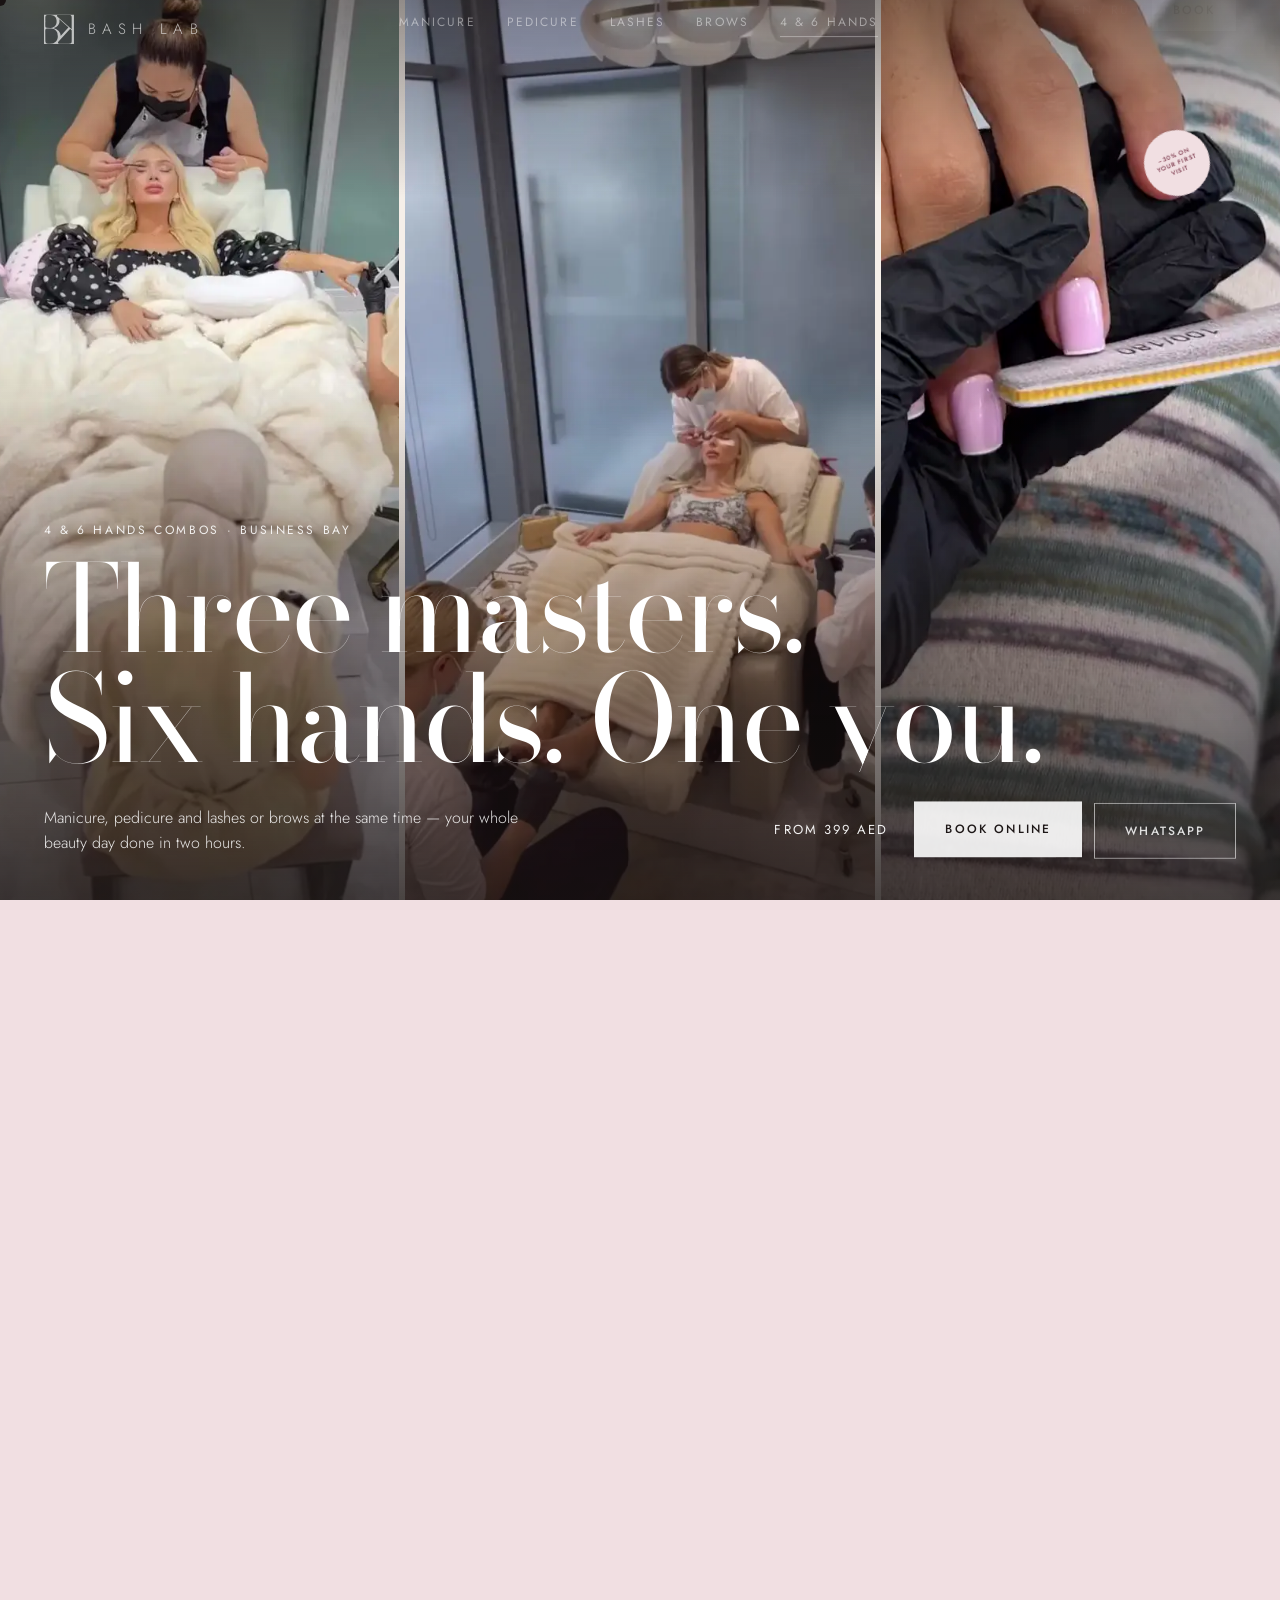
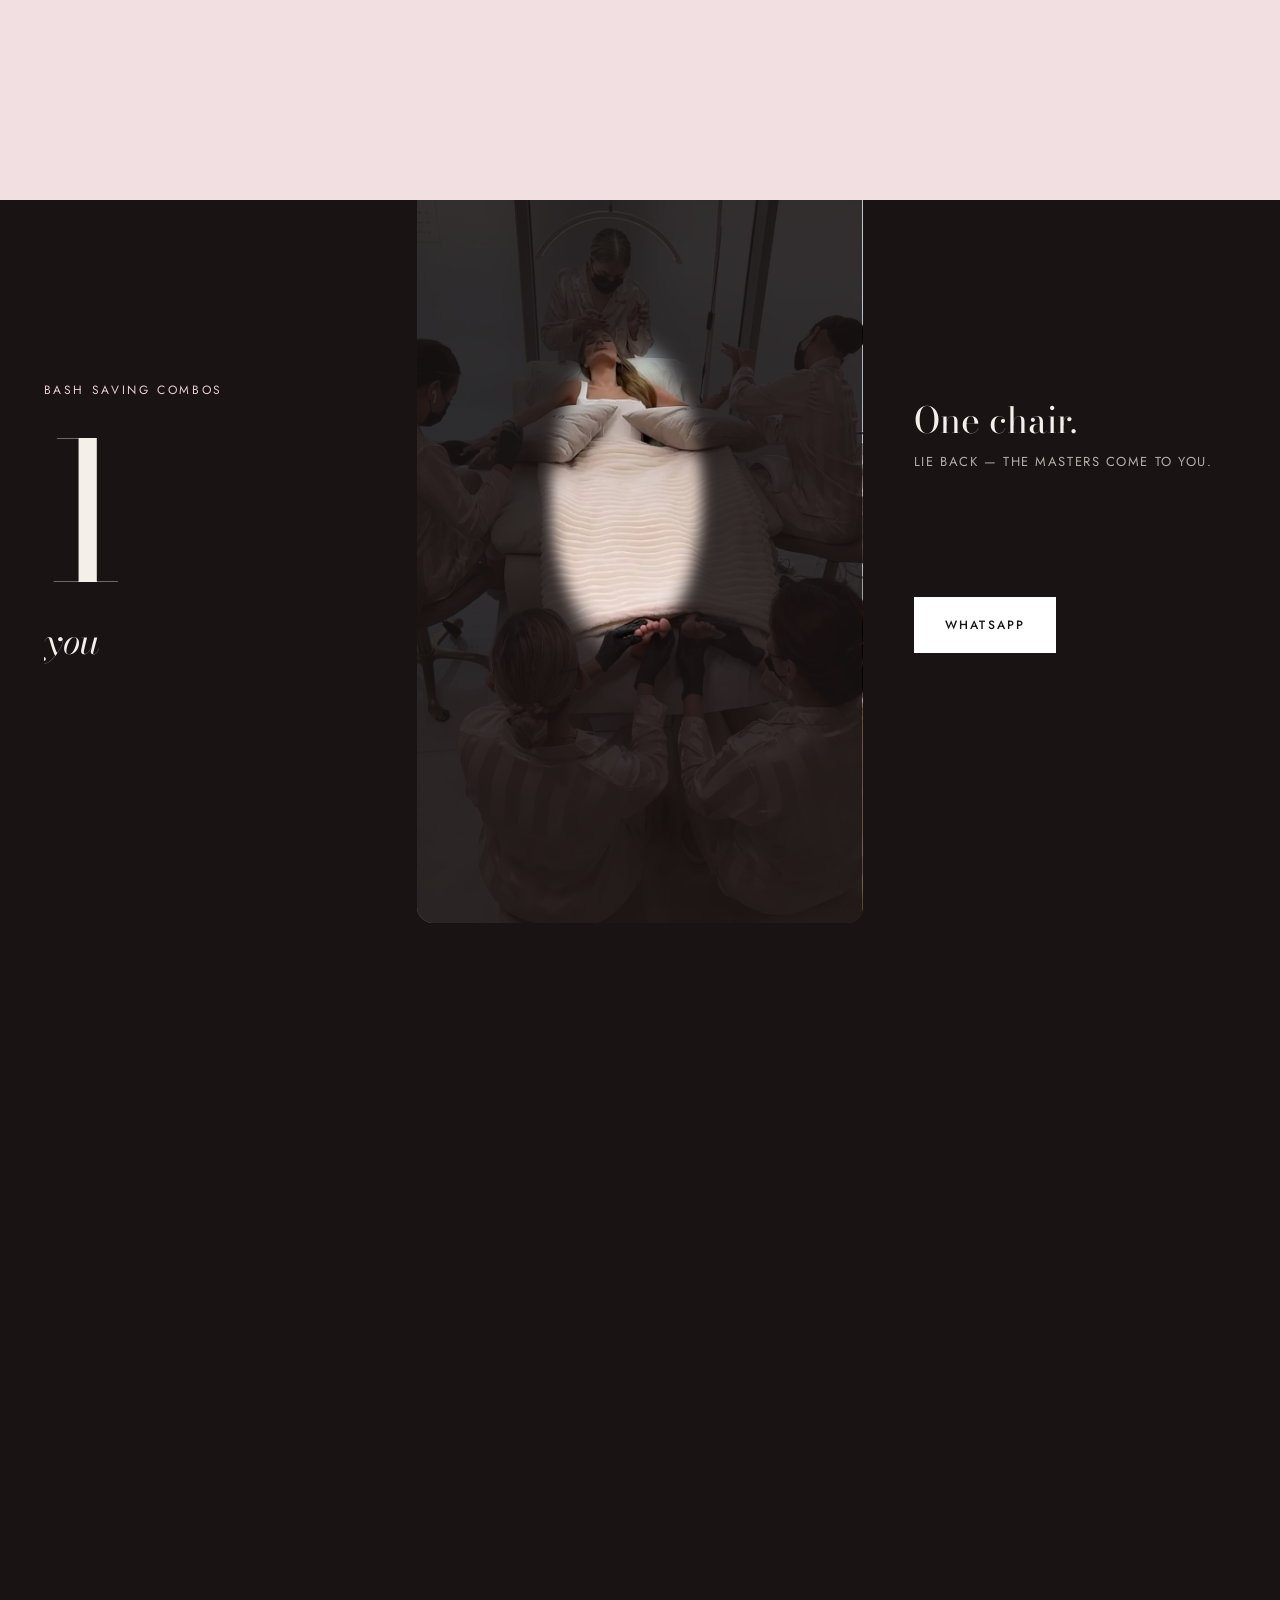
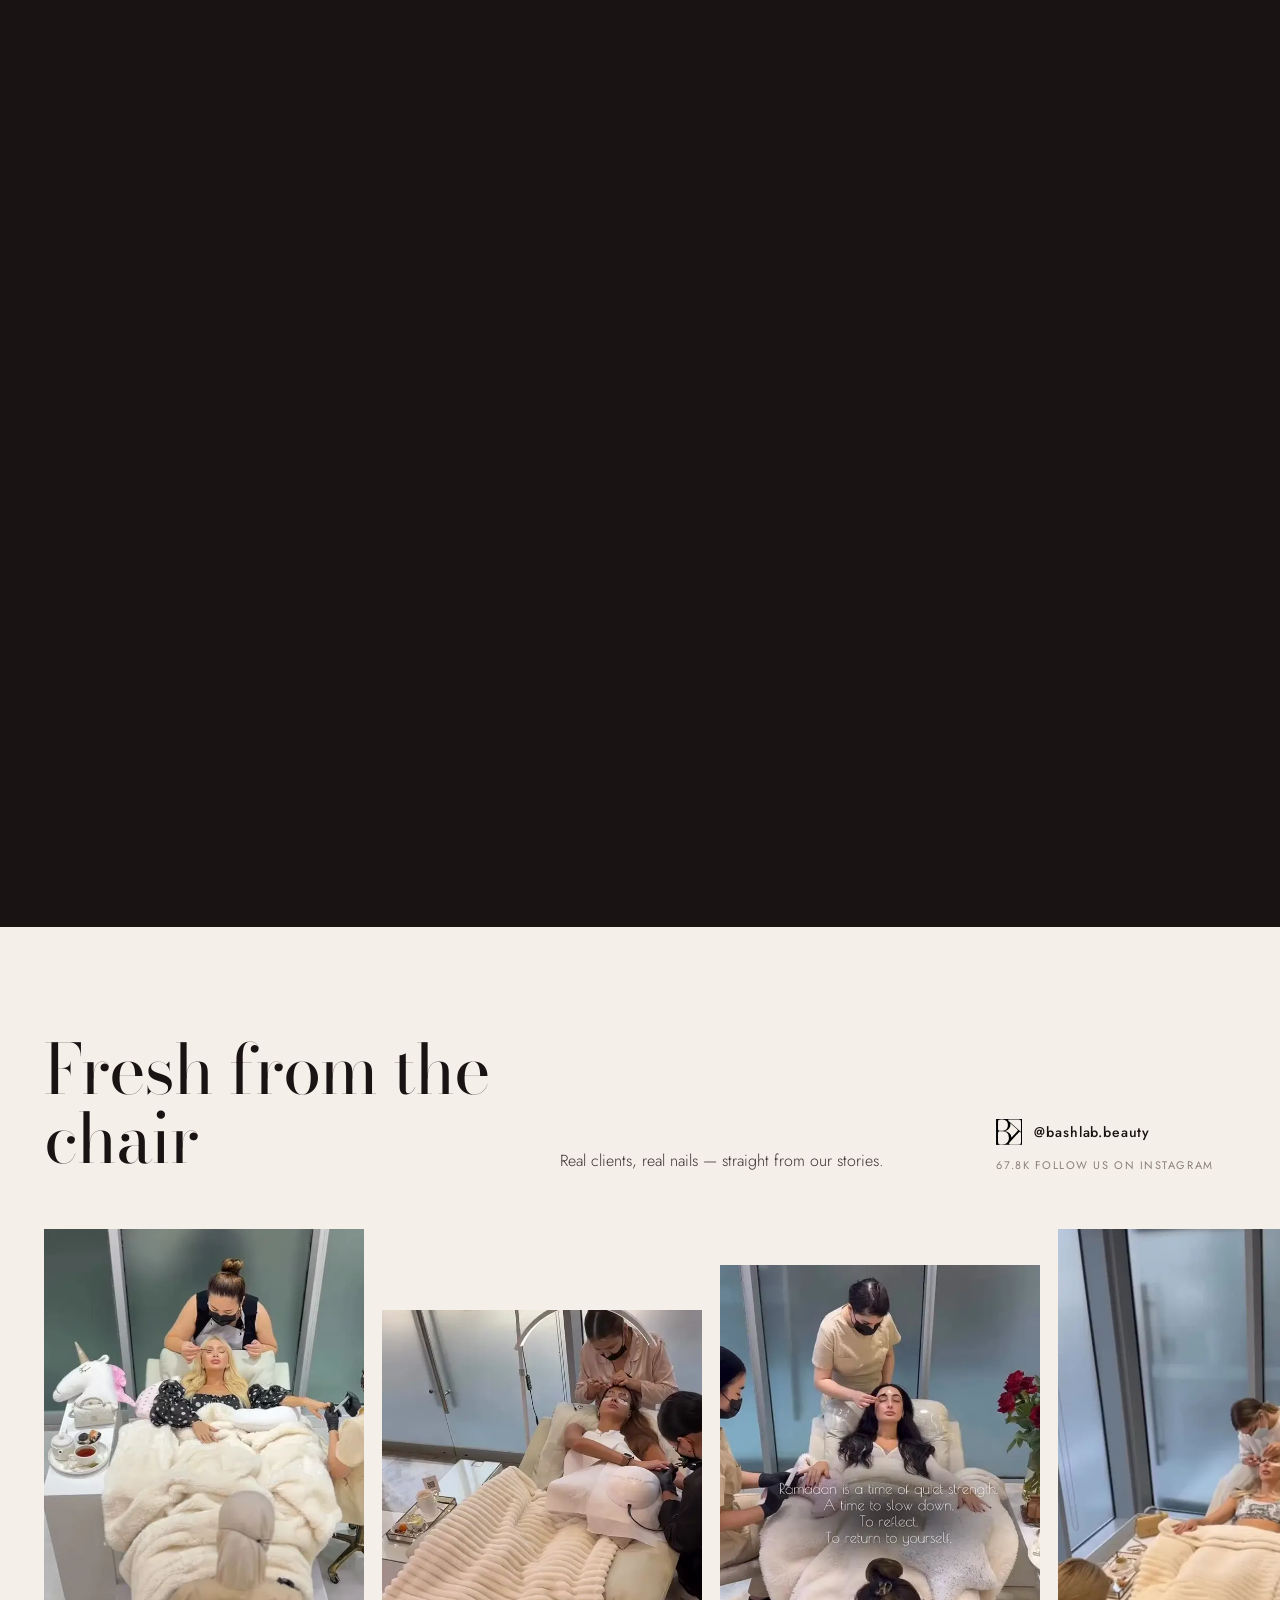
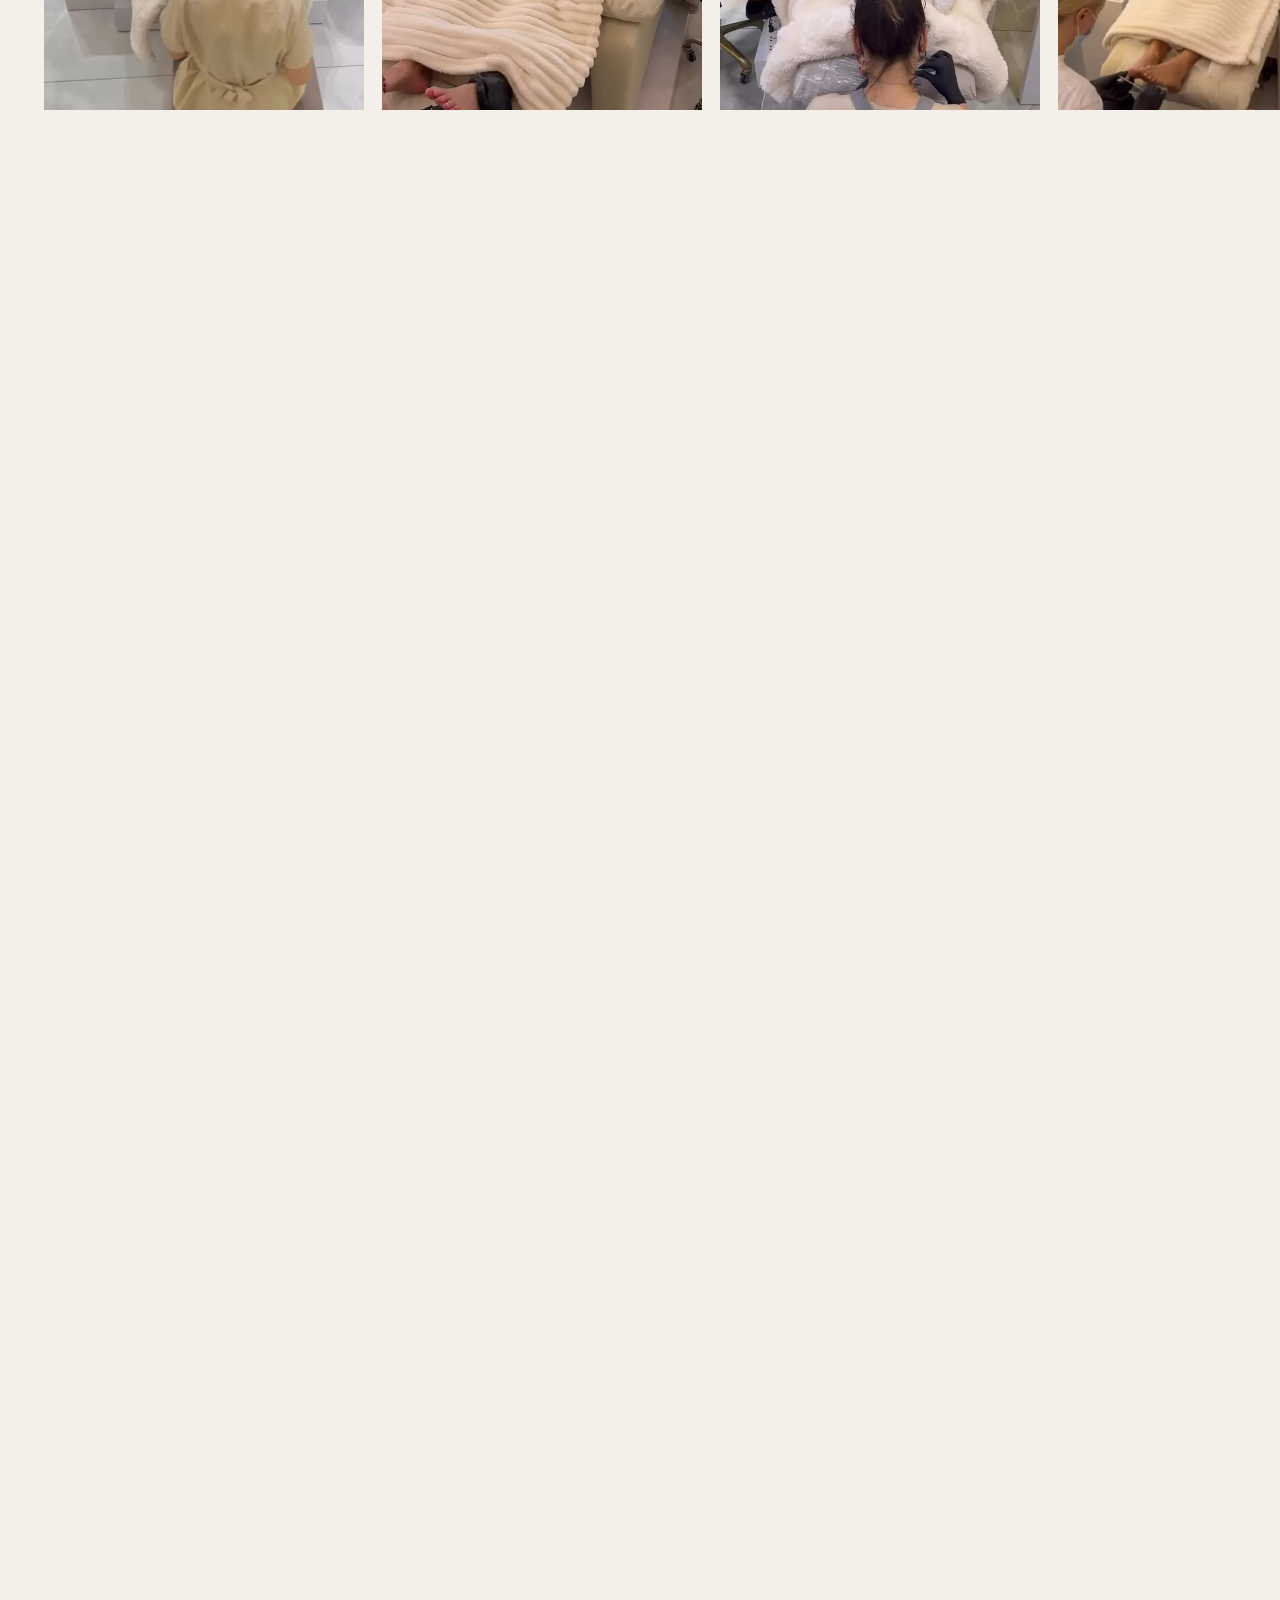
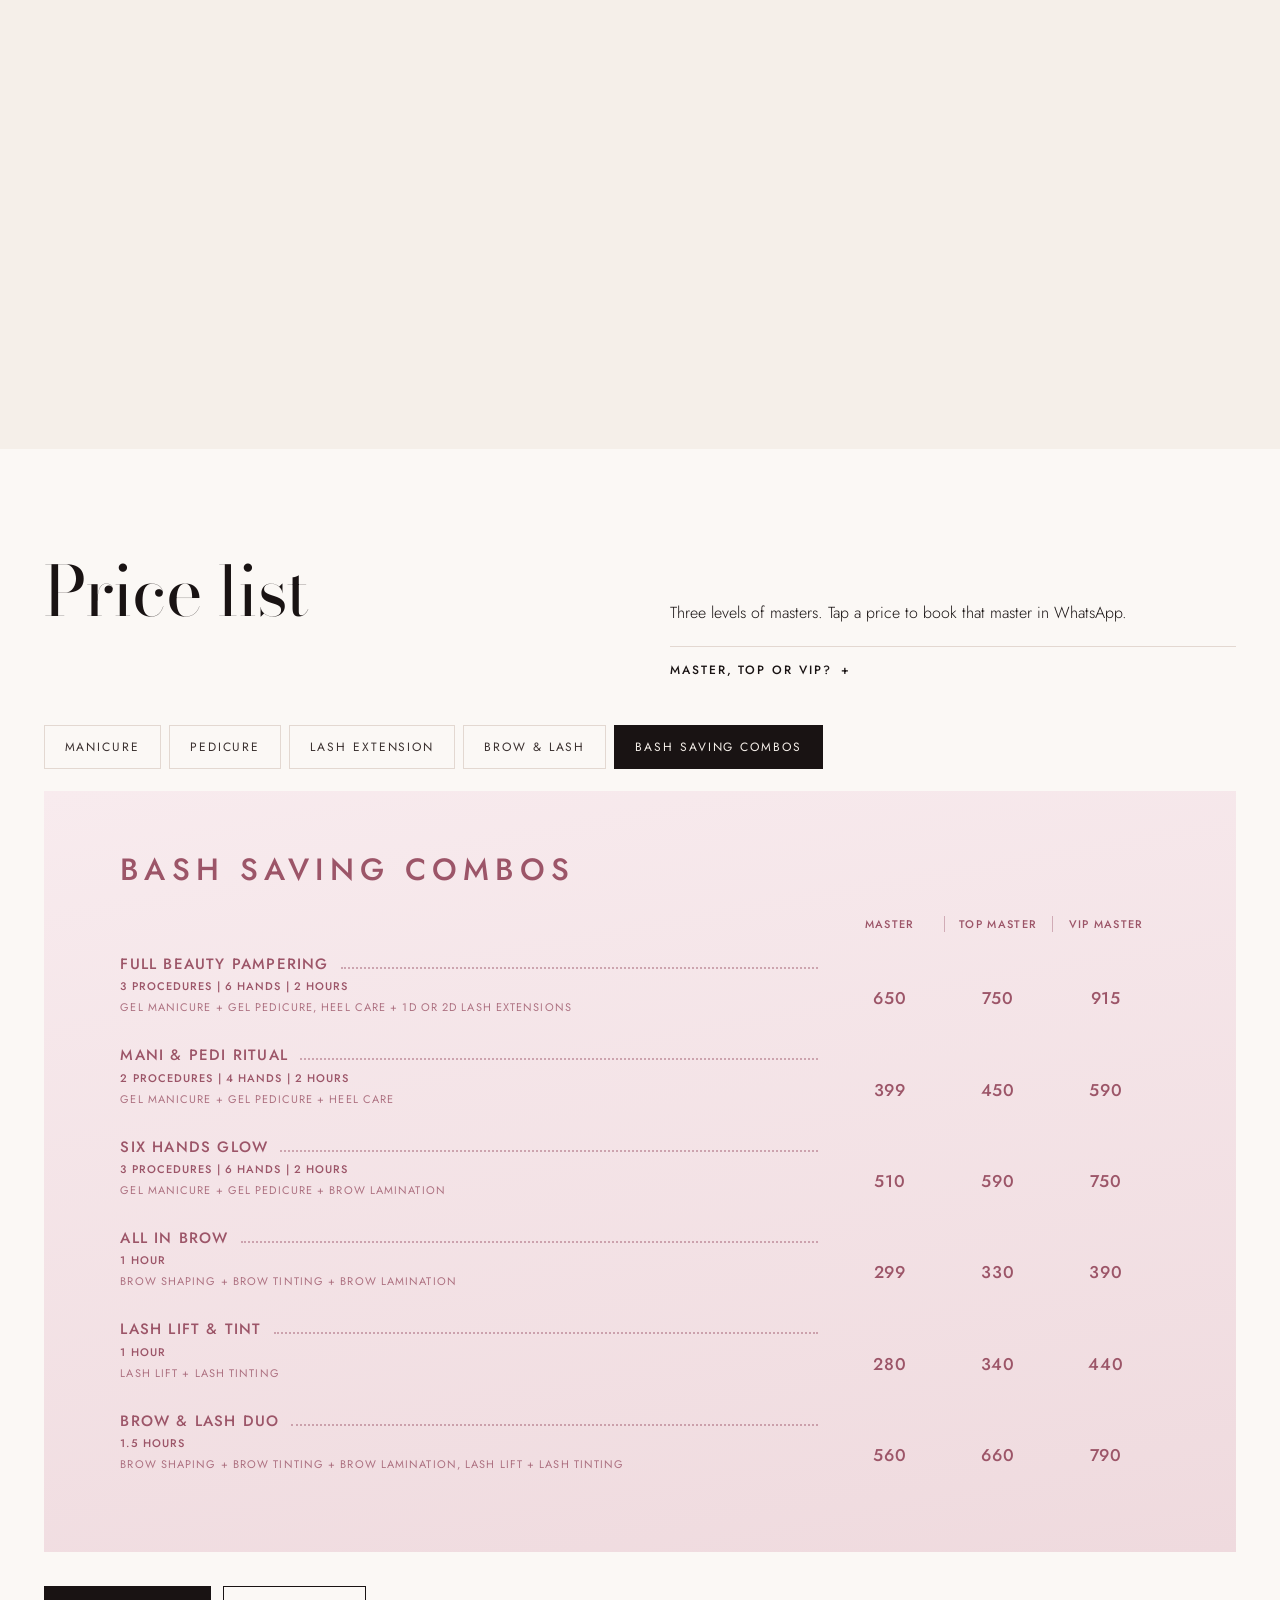
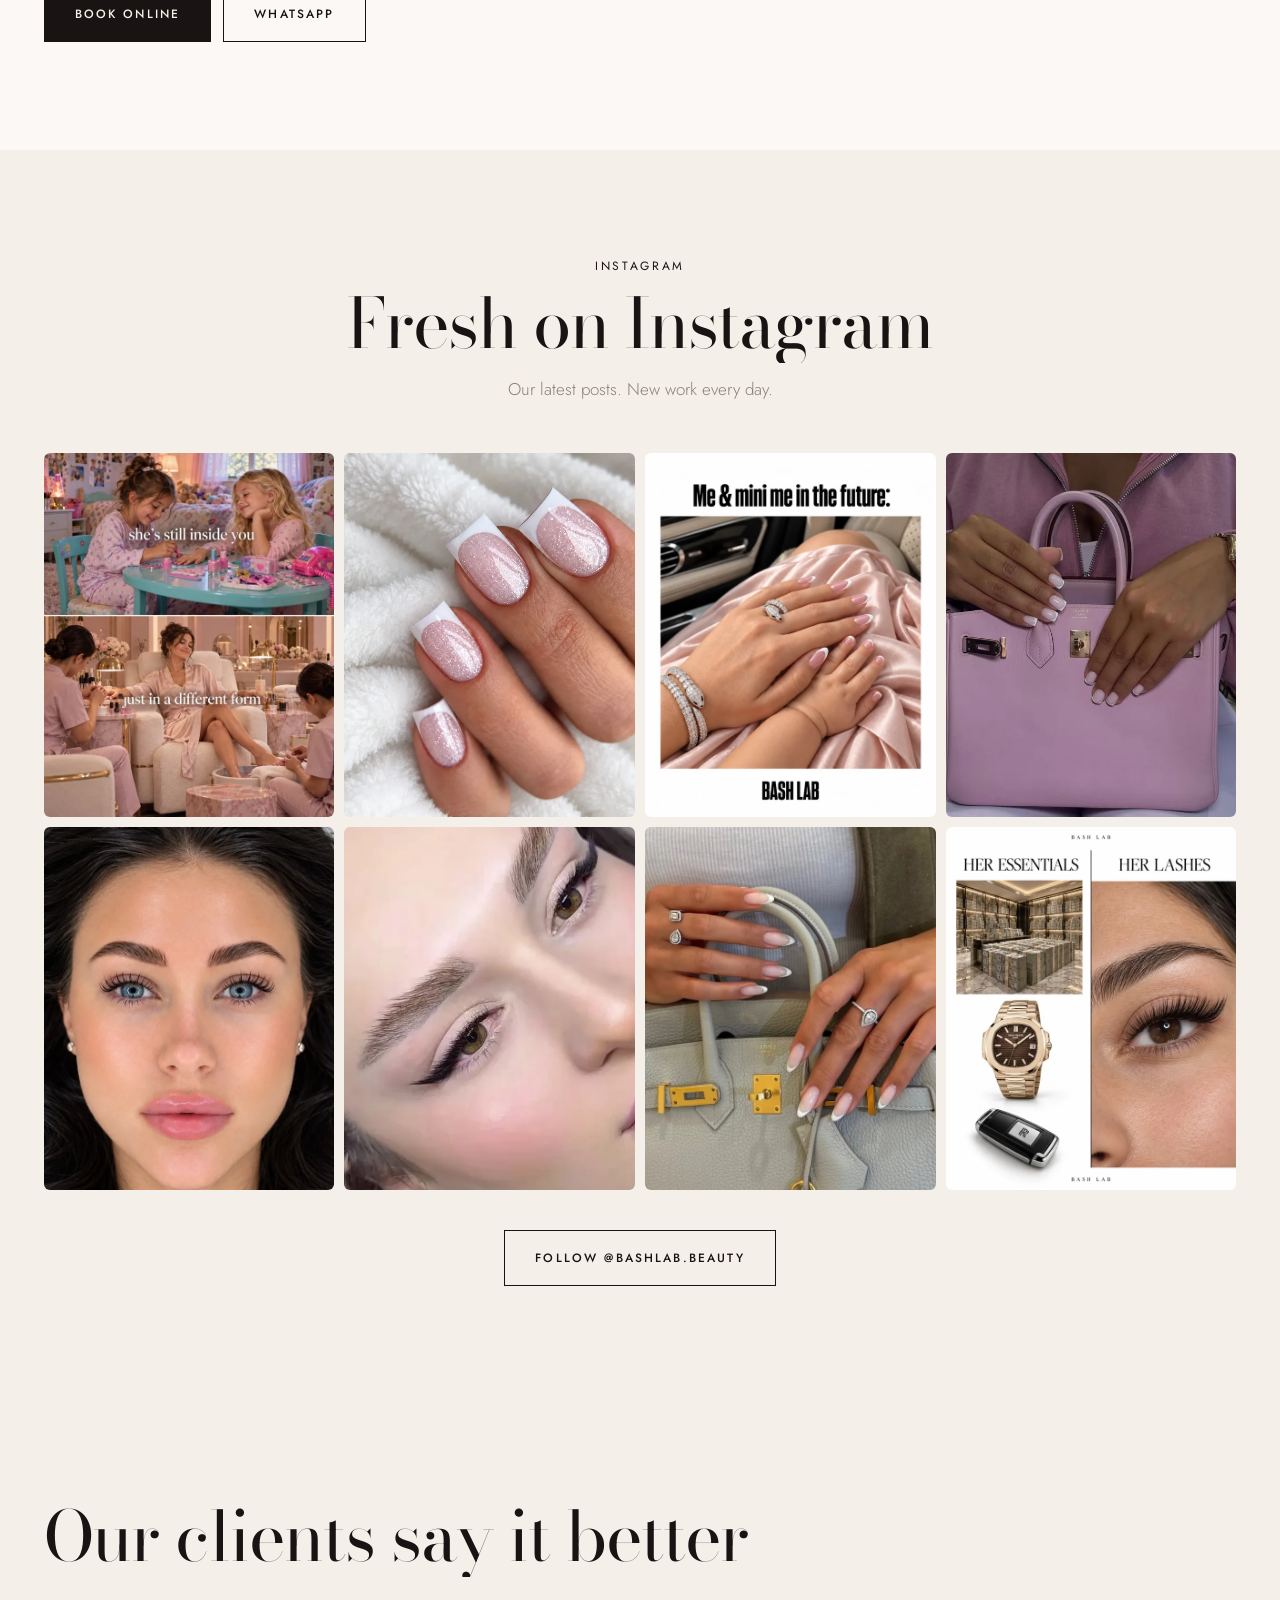
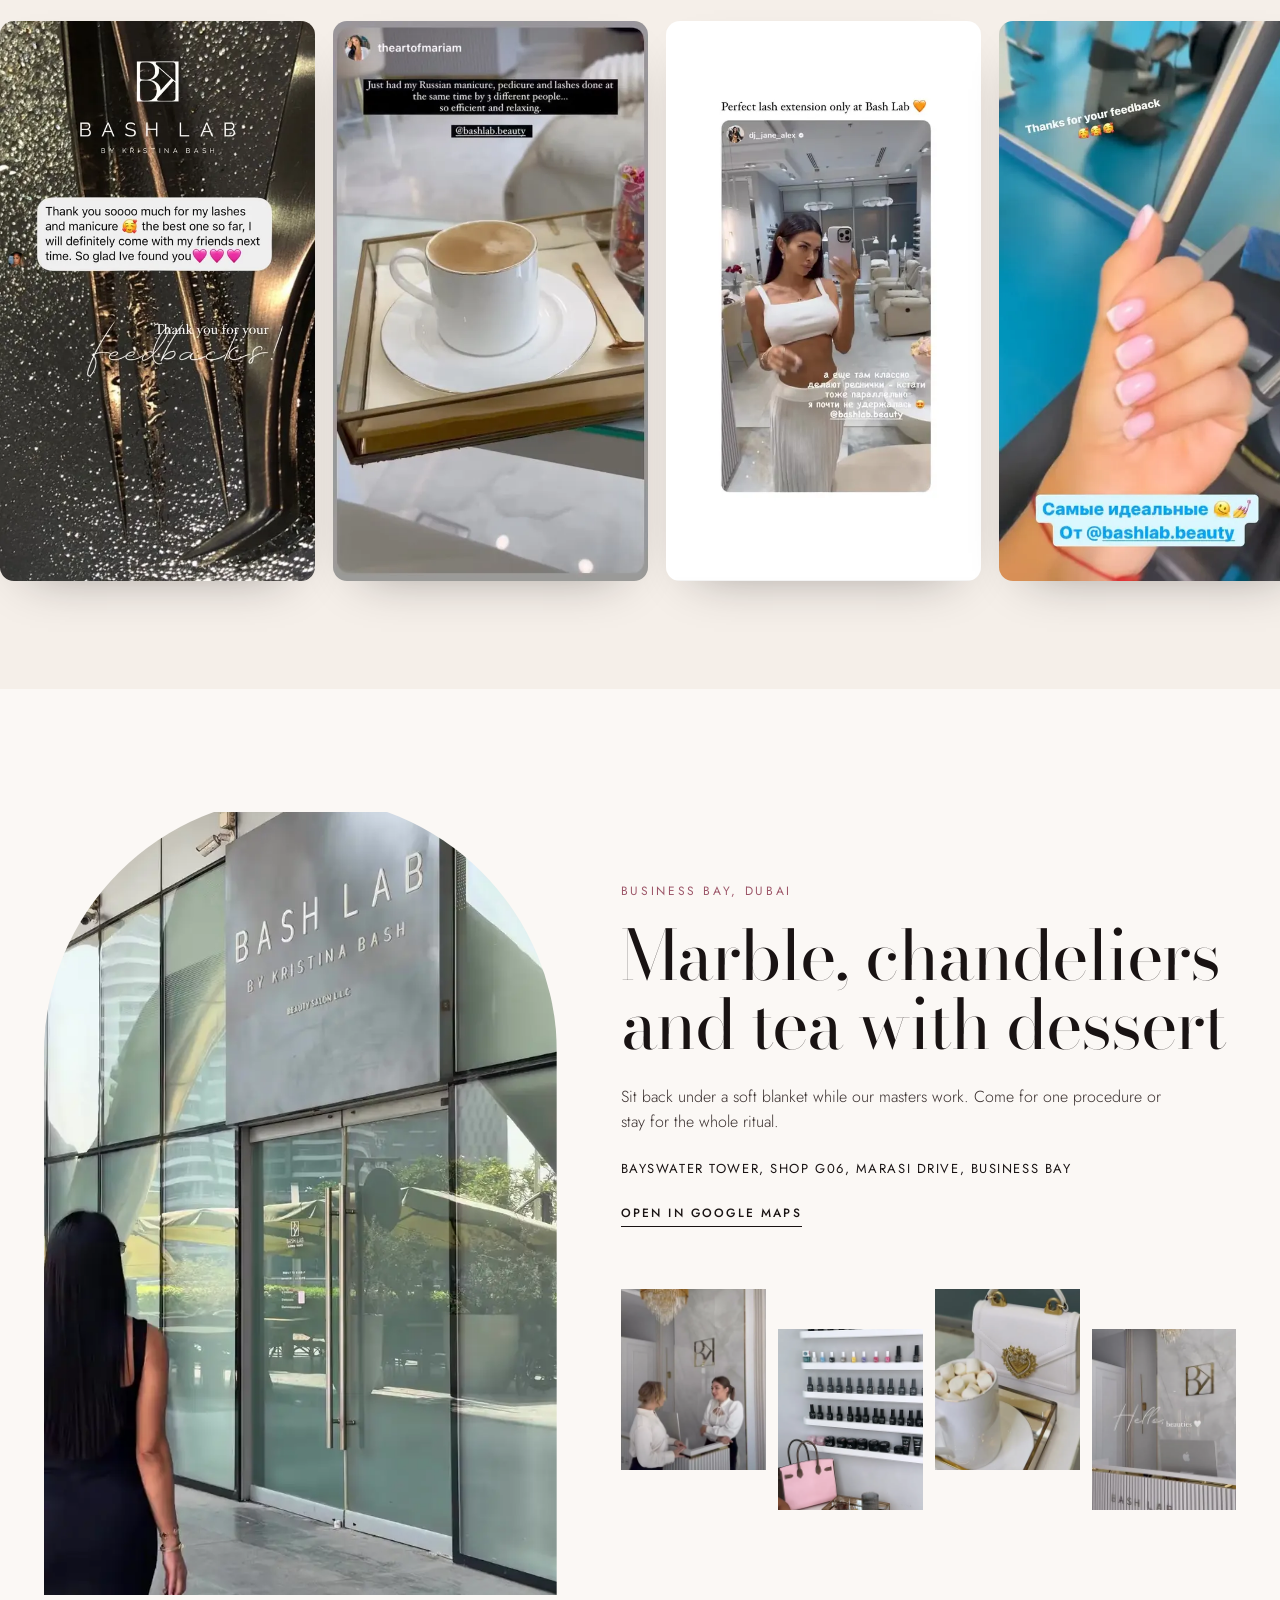
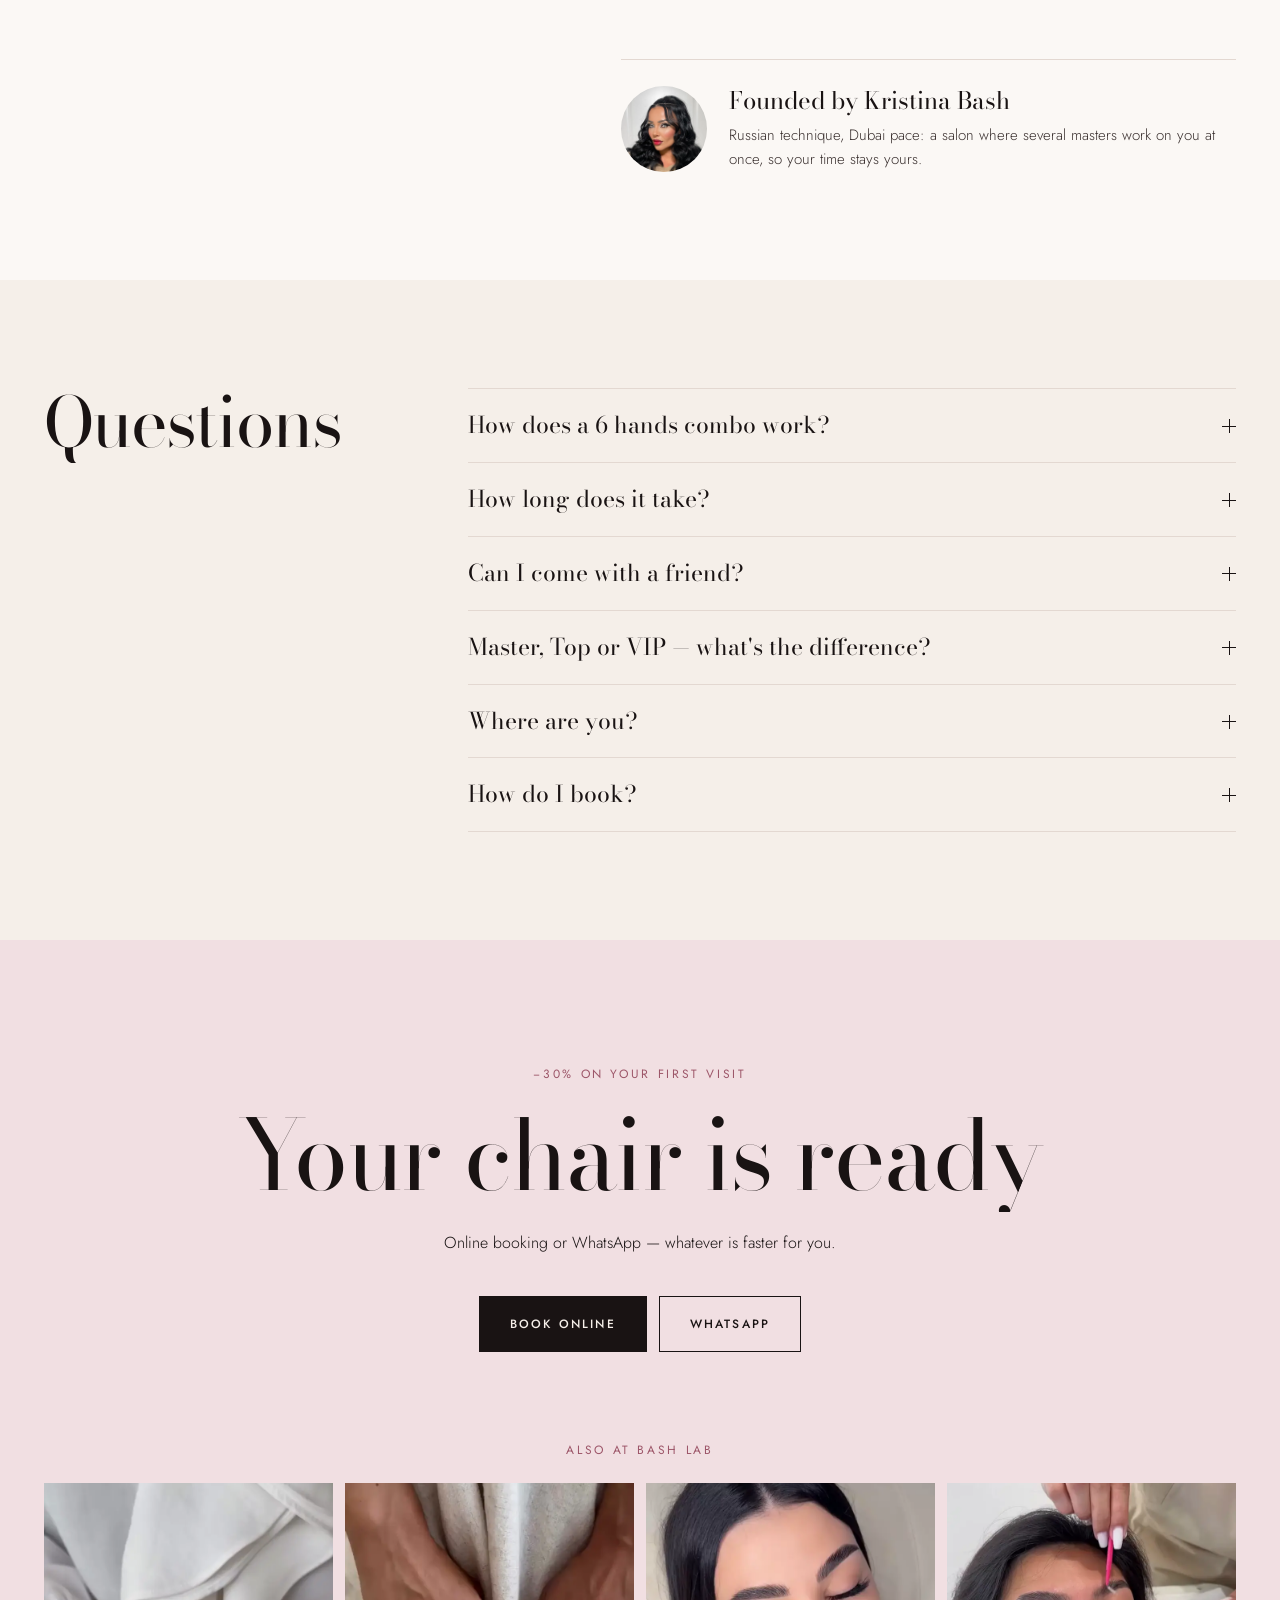
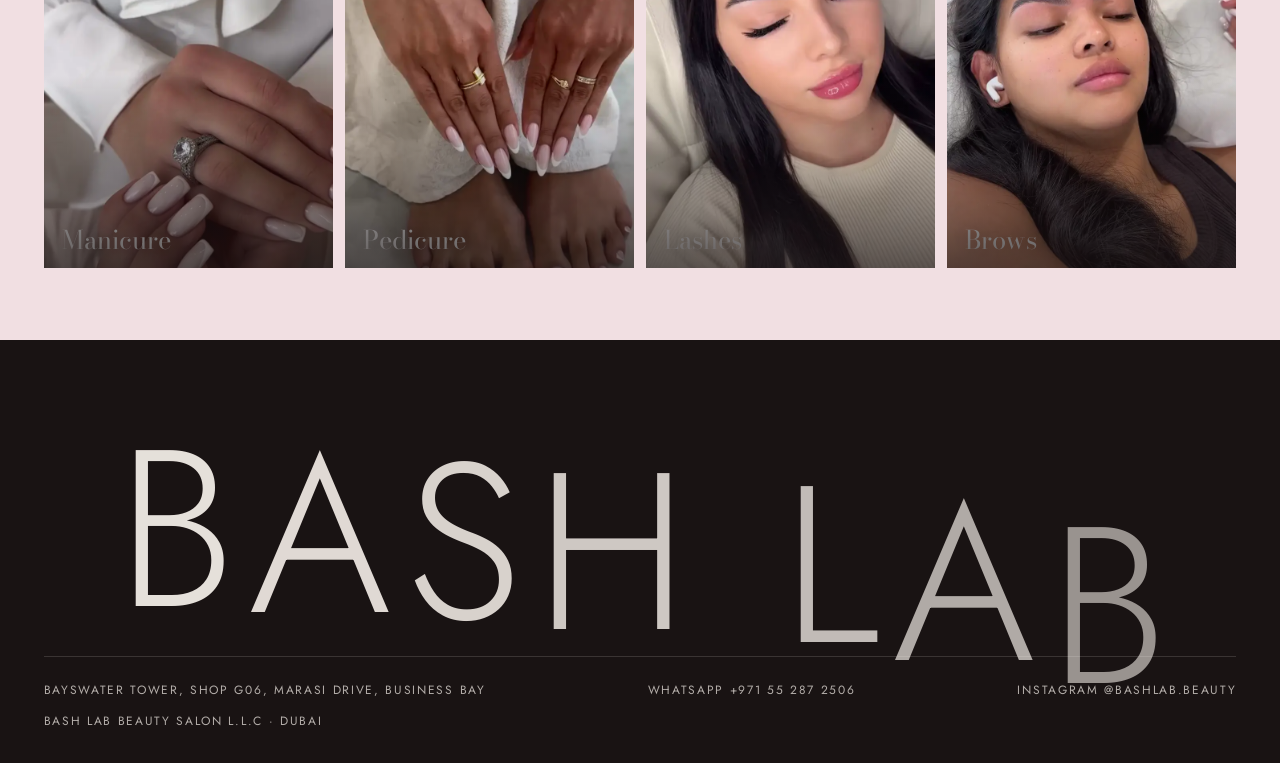
<file: combos.html>
<!doctype html>
<html lang="en">
<head>
<meta charset="utf-8">
<meta name="viewport" content="width=device-width, initial-scale=1, viewport-fit=cover">
<meta name="robots" content="noindex, nofollow">
<title>4 &amp; 6 hands combos in Business Bay, Dubai — BASH LAB</title>
<meta name="description" content="Manicure, pedicure and lashes or brows at the same time: 4 and 6 hands combos in Business Bay. From 399 AED, save up to 25%.">
<link rel="alternate" hreflang="en" href="combos.html">
<link rel="alternate" hreflang="ru" href="ru/combos.html">
<meta name="theme-color" content="#f5efe9">
<link rel="icon" href="assets/img/bl.svg" type="image/svg+xml">
<link rel="preload" as="image" href="assets/video/combo-top.webp" media="(max-width:820px)" fetchpriority="high"><link rel="preload" as="image" href="assets/video/combo-top.webp" media="(min-width:821px)" fetchpriority="high">
<link rel="preconnect" href="https://fonts.googleapis.com">
<link rel="preconnect" href="https://fonts.gstatic.com" crossorigin>
<link href="https://fonts.googleapis.com/css2?family=Bodoni+Moda:ital,opsz,wght@0,6..96,400;0,6..96,500;1,6..96,400&family=Prata&family=Jost:wght@300;400;500&display=swap" rel="stylesheet">

<link rel="stylesheet" href="assets/css/site.css">
<script>document.documentElement.className='js';try{if(innerWidth<821||sessionStorage.getItem('bl-seen'))document.documentElement.classList.add('seen');if(sessionStorage.getItem('bl-wipe'))document.documentElement.classList.add('wiping')}catch(e){}if(matchMedia('(prefers-reduced-motion: reduce)').matches)document.documentElement.classList.add('reduced')</script>
</head>
<body data-page="combos">

<div class="loader" aria-hidden="true"><img class="ld-mark" src="assets/img/bl.svg" alt=""><div class="ld-word">BASH LAB</div><div class="ld-line"><i></i></div></div>
<div class="wipe" aria-hidden="true"></div>
<div class="cursor" aria-hidden="true"><span></span></div>

<header class="hd">
  <a class="brand" href="index.html" aria-label="BASH LAB"><img class="mono" src="assets/img/bl.svg" alt=""><span>BASH LAB</span></a>
  <nav class="nav"><a href="manicure.html">Manicure</a><a href="pedicure.html">Pedicure</a><a href="lashes.html">Lashes</a><a href="brows.html">Brows</a><a href="combos.html" aria-current="page">4 &amp; 6 hands</a></nav>
  <div class="hd-r">
    <a class="lang" href="ru/combos.html" hreflang="RU"><b>EN</b> / RU</a>
    <a class="btn btn-sm" href="https://n820329.alteg.io/company/770394/personal/select-services?o=" target="_blank" rel="noopener" data-cursor="Book">Book</a>
    <button class="burger" type="button" aria-label="Menu"><i></i><i></i></button>
  </div>
</header>
<div class="menu" aria-hidden="true"><nav><a href="manicure.html">Manicure</a><a href="pedicure.html">Pedicure</a><a href="lashes.html">Lashes</a><a href="brows.html">Brows</a><a href="combos.html" aria-current="page">4 &amp; 6 hands</a></nav><a class="lang" href="ru/combos.html">EN / RU</a></div>

<main>

<section class="hero" data-hero>
  <div class="hero-media"><div class="hp hp0"><video class="hv" data-src="assets/video/combo-four.mp4" poster="assets/video/combo-four.webp" muted loop playsinline preload="none"></video></div><div class="hp hp1"><video class="hv" data-src="assets/video/combo-top.mp4" poster="assets/video/combo-top.webp" muted loop playsinline preload="none"></video></div><div class="hp hp2"><video class="hv" data-src="assets/video/combo-pink.mp4" poster="assets/video/combo-pink.webp" muted loop playsinline preload="none"></video></div></div>
  <div class="hero-m"><video class="hv" data-src="assets/video/combo-top.mp4" poster="assets/video/combo-top.webp" muted loop playsinline preload="none"></video></div>
  <div class="hero-shade"></div>
  <p class="badge">−30% on your first visit</p>
  <div class="hero-txt">
    <p class="eyebrow">4 &amp; 6 hands combos · Business Bay</p>
    <h1 class="h1">Three masters.<br>Six hands. One you.</h1>
    <div class="hero-row">
      <p class="lead">Manicure, pedicure and lashes or brows at the same time — your whole beauty day done in two hours.</p>
      <div class="hero-cta">
        <span class="from">from 399 AED</span>
        <a class="btn btn-light" href="https://n820329.alteg.io/company/770394/personal/select-services?o=" target="_blank" rel="noopener" data-cursor="Book">Book online</a>
        <a class="btn btn-line" href="https://wa.me/971552872506?text=Hello%21%20I%27d%20like%20to%20book%20at%20Bash%20Lab." target="_blank" rel="noopener" data-cursor="WhatsApp">WhatsApp</a>
      </div>
    </div>
  </div>
  <span class="scroll-hint">Scroll</span>
</section>

<div class="ticker" aria-hidden="true"><div class="tk"><span>Russian nails</span><img src="assets/img/bl.svg" alt=""><span>Lash extensions</span><img src="assets/img/bl.svg" alt=""><span>Brow lamination</span><img src="assets/img/bl.svg" alt=""><span>4 &amp; 6 hands combos</span><img src="assets/img/bl.svg" alt=""><span>Business Bay</span><img src="assets/img/bl.svg" alt=""><span>−30% on your first visit</span><img src="assets/img/bl.svg" alt=""></div></div>

<section class="manifesto">
  <p class="mf" data-words>Because your time is priceless. Instead of three appointments on three different days — one morning, one chair, three masters working together.</p>
  <ul class="facts"><li><b>2 h<small></small></b><span>instead of a whole day</span></li><li><b>up to 25%<small></small></b><span>saved on every combo</span></li><li><b>−30%<small></small></b><span>on your first visit</span></li></ul>
</section>

<section class="hands" data-hands><div class="hn-in"><div class="hn-l"><p class="eyebrow">Bash saving combos</p><div class="hn-count"><div class="hn-roll"><span>1</span><span>2</span><span>4</span><span>6</span><span>10</span></div></div><div class="hn-word"><div class="hn-wroll"><span>you</span><span>hands</span><span>hands</span><span>hands</span><span>hands</span></div></div></div><div class="hn-f"><img class="hnv" src="assets/img/hands-top.webp" alt="" loading="lazy" decoding="async"><svg class="hn-svg" viewBox="0 0 100 100" preserveAspectRatio="none" aria-hidden="true"><defs><filter id="hnb" x="-20%" y="-20%" width="140%" height="140%"><feGaussianBlur stdDeviation="1.6"/></filter><mask id="hnm" maskUnits="userSpaceOnUse" x="0" y="0" width="100" height="100"><rect width="100" height="100" fill="#fff"/><g fill="#000" filter="url(#hnb)"><ellipse data-h="client" cx="47" cy="46" rx="17" ry="19" data-rx="17" data-ry="19"/><ellipse data-h="mL" cx="14" cy="44" rx="0" ry="0" data-rx="15" data-ry="8.4"/><ellipse data-h="pL" cx="33" cy="74" rx="0" ry="0" data-rx="20" data-ry="11.3"/><ellipse data-h="lash" cx="44" cy="22" rx="0" ry="0" data-rx="16" data-ry="9"/><ellipse data-h="mR" cx="80" cy="38" rx="0" ry="0" data-rx="16" data-ry="9"/><ellipse data-h="pR" cx="74" cy="76" rx="0" ry="0" data-rx="20" data-ry="11.3"/></g></mask></defs><rect width="100" height="100" fill="rgba(25,19,19,.86)" mask="url(#hnm)"/></svg><span class="hn-lb" data-h="mL" style="left:14%;top:55%">Manicure</span><span class="hn-lb" data-h="pL" style="left:24%;top:90%">Pedicure</span><span class="hn-lb" data-h="lash" style="left:44%;top:11%">Lashes</span><span class="hn-lb" data-h="mR" style="left:82%;top:50%">Manicure</span><span class="hn-lb" data-h="pR" style="left:80%;top:92%">Pedicure</span></div><div class="hn-r"><ol class="hn-steps"><li data-new=""><b>One chair.</b><span>Lie back — the masters come to you.</span></li><li data-new="mL"><b>Manicure</b><span>one master · from 130 AED</span></li><li data-new="pL"><b>Mani &amp; Pedi Ritual</b><span>manicure + pedicure at once · 2 hours · from 399 AED</span></li><li data-new="lash"><b>Full Beauty Pampering</b><span>+ lashes · still 2 hours · from 650 AED</span></li><li data-new="mR pR"><b>Five masters at once</b><span>as in our reel with 2.6M views — ask us in WhatsApp</span></li></ol><a class="btn btn-light" href="https://wa.me/971552872506?text=Hello%21%20I%27d%20like%20to%20book%20a%20combo%20at%20Bash%20Lab." target="_blank" rel="noopener" data-cursor="WhatsApp">WhatsApp</a></div></div></section>

<section class="wall" data-wall>
  <div class="wall-head">
    <h2 class="split">Fresh from the chair</h2>
    <p class="lead">Real clients, real nails — straight from our stories.</p>
    <a class="ig" href="https://www.instagram.com/bashlab.beauty/" target="_blank" rel="noopener" data-cursor="Instagram"><img src="assets/img/bl.svg" alt="">@bashlab.beauty<small>67.8K follow us on Instagram</small></a>
  </div>
  <div class="wall-track"><figure class="wc"><img class="wm" src="assets/img/c-a.webp" alt="" loading="lazy" decoding="async"></figure><figure class="wc"><video class="wm" data-src="assets/video/combo-room.mp4" poster="assets/video/combo-room.webp" muted loop playsinline preload="none"></video></figure><figure class="wc"><img class="wm" src="assets/img/c-b.webp" alt="" loading="lazy" decoding="async"></figure><figure class="wc"><img class="wm" src="assets/img/c-c.webp" alt="" loading="lazy" decoding="async"></figure><figure class="wc"><img class="wm" src="assets/img/c-g.webp" alt="" loading="lazy" decoding="async"></figure><figure class="wc"><video class="wm" data-src="assets/video/combo-pink.mp4" poster="assets/video/combo-pink.webp" muted loop playsinline preload="none"></video></figure><figure class="wc"><img class="wm" src="assets/img/c-d.webp" alt="" loading="lazy" decoding="async"></figure><figure class="wc"><img class="wm" src="assets/img/c-e.webp" alt="" loading="lazy" decoding="async"></figure><figure class="wc"><img class="wm" src="assets/img/c-h.webp" alt="" loading="lazy" decoding="async"></figure></div>
</section>

<section class="prices" id="prices">
  <div class="pr-head">
    <h2 class="split">Price list</h2>
    <p class="lead">Three levels of masters. Tap a price to book that master in WhatsApp.</p>
    <details class="tiers"><summary>Master, Top or VIP?</summary><p>The level is the master&#x27;s experience. Same salon, same tea — pick the price that fits.</p></details>
  </div>
  <div class="tabs" role="tablist"><button type="button" role="tab" data-sec="manicure" aria-selected="false">Manicure</button><button type="button" role="tab" data-sec="pedicure" aria-selected="false">Pedicure</button><button type="button" role="tab" data-sec="lashes" aria-selected="false">Lash Extension</button><button type="button" role="tab" data-sec="brows-lashes" aria-selected="false">Brow &amp; Lash</button><button type="button" role="tab" data-sec="combos" aria-selected="true">Bash Saving Combos</button></div>
  <div class="cards"><div class="pc" data-sec="manicure" hidden><h3>Manicure</h3><ul><li class="row rh" aria-hidden="true"><div class="rn"></div><div class="rp"><span>Master</span><span>Top Master</span><span>VIP Master</span></div></li><li class="row"><div class="rn"><b>Full Manicure</b><span>Removal + manicure + gel overlay + gel polish</span></div><div class="rp"><a class="pr" href="https://wa.me/971552872506?text=Hello%21%20I%27d%20like%20to%20book%3A%20Full%20Manicure%2C%20Master%20%28230%20AED%29" target="_blank" rel="noopener" data-cursor="WhatsApp" data-t="Master">230</a><a class="pr" href="https://wa.me/971552872506?text=Hello%21%20I%27d%20like%20to%20book%3A%20Full%20Manicure%2C%20Top%20Master%20%28250%20AED%29" target="_blank" rel="noopener" data-cursor="WhatsApp" data-t="Top Master">250</a><a class="pr" href="https://wa.me/971552872506?text=Hello%21%20I%27d%20like%20to%20book%3A%20Full%20Manicure%2C%20VIP%20Master%20%28340%20AED%29" target="_blank" rel="noopener" data-cursor="WhatsApp" data-t="VIP Master">340</a></div></li><li class="row"><div class="rn"><b>Manicure with Polish Coating</b><span>Manicure + regular polish</span></div><div class="rp"><a class="pr" href="https://wa.me/971552872506?text=Hello%21%20I%27d%20like%20to%20book%3A%20Manicure%20with%20Polish%20Coating%2C%20Master%20%28160%20AED%29" target="_blank" rel="noopener" data-cursor="WhatsApp" data-t="Master">160</a><a class="pr" href="https://wa.me/971552872506?text=Hello%21%20I%27d%20like%20to%20book%3A%20Manicure%20with%20Polish%20Coating%2C%20Top%20Master%20%28175%20AED%29" target="_blank" rel="noopener" data-cursor="WhatsApp" data-t="Top Master">175</a><a class="pr" href="https://wa.me/971552872506?text=Hello%21%20I%27d%20like%20to%20book%3A%20Manicure%20with%20Polish%20Coating%2C%20VIP%20Master%20%28235%20AED%29" target="_blank" rel="noopener" data-cursor="WhatsApp" data-t="VIP Master">235</a></div></li><li class="row"><div class="rn"><b>Manicure without Coating</b><span>Manicure without polish</span></div><div class="rp"><a class="pr" href="https://wa.me/971552872506?text=Hello%21%20I%27d%20like%20to%20book%3A%20Manicure%20without%20Coating%2C%20Master%20%28130%20AED%29" target="_blank" rel="noopener" data-cursor="WhatsApp" data-t="Master">130</a><a class="pr" href="https://wa.me/971552872506?text=Hello%21%20I%27d%20like%20to%20book%3A%20Manicure%20without%20Coating%2C%20Top%20Master%20%28145%20AED%29" target="_blank" rel="noopener" data-cursor="WhatsApp" data-t="Top Master">145</a><a class="pr" href="https://wa.me/971552872506?text=Hello%21%20I%27d%20like%20to%20book%3A%20Manicure%20without%20Coating%2C%20VIP%20Master%20%28195%20AED%29" target="_blank" rel="noopener" data-cursor="WhatsApp" data-t="VIP Master">195</a></div></li><li class="row"><div class="rn"><b>Japanese Manicure</b><span>Japanese nail care technique</span></div><div class="rp"><a class="pr" href="https://wa.me/971552872506?text=Hello%21%20I%27d%20like%20to%20book%3A%20Japanese%20Manicure%2C%20Master%20%28190%20AED%29" target="_blank" rel="noopener" data-cursor="WhatsApp" data-t="Master">190</a><a class="pr" href="https://wa.me/971552872506?text=Hello%21%20I%27d%20like%20to%20book%3A%20Japanese%20Manicure%2C%20Top%20Master%20%28220%20AED%29" target="_blank" rel="noopener" data-cursor="WhatsApp" data-t="Top Master">220</a><a class="pr" href="https://wa.me/971552872506?text=Hello%21%20I%27d%20like%20to%20book%3A%20Japanese%20Manicure%2C%20VIP%20Master%20%28300%20AED%29" target="_blank" rel="noopener" data-cursor="WhatsApp" data-t="VIP Master">300</a></div></li><li class="row"><div class="rn"><b>Nail Extensions</b><span>Removal + manicure + extensions + gel polish</span></div><div class="rp"><a class="pr" href="https://wa.me/971552872506?text=Hello%21%20I%27d%20like%20to%20book%3A%20Nail%20Extensions%2C%20Master%20%28from%20370%20AED%29" target="_blank" rel="noopener" data-cursor="WhatsApp" data-t="Master">from 370</a><a class="pr" href="https://wa.me/971552872506?text=Hello%21%20I%27d%20like%20to%20book%3A%20Nail%20Extensions%2C%20Top%20Master%20%28from%20420%20AED%29" target="_blank" rel="noopener" data-cursor="WhatsApp" data-t="Top Master">from 420</a><a class="pr" href="https://wa.me/971552872506?text=Hello%21%20I%27d%20like%20to%20book%3A%20Nail%20Extensions%2C%20VIP%20Master%20%28from%20540%20AED%29" target="_blank" rel="noopener" data-cursor="WhatsApp" data-t="VIP Master">from 540</a></div></li><li class="row"><div class="rn"><b>Nail Extension Refill</b><span>Removal + manicure + refill + gel polish</span></div><div class="rp"><a class="pr" href="https://wa.me/971552872506?text=Hello%21%20I%27d%20like%20to%20book%3A%20Nail%20Extension%20Refill%2C%20Master%20%28310%20AED%29" target="_blank" rel="noopener" data-cursor="WhatsApp" data-t="Master">310</a><a class="pr" href="https://wa.me/971552872506?text=Hello%21%20I%27d%20like%20to%20book%3A%20Nail%20Extension%20Refill%2C%20Top%20Master%20%28350%20AED%29" target="_blank" rel="noopener" data-cursor="WhatsApp" data-t="Top Master">350</a><a class="pr" href="https://wa.me/971552872506?text=Hello%21%20I%27d%20like%20to%20book%3A%20Nail%20Extension%20Refill%2C%20VIP%20Master%20%28450%20AED%29" target="_blank" rel="noopener" data-cursor="WhatsApp" data-t="VIP Master">450</a></div></li><li class="row"><div class="rn"><b>French | Simple Nail Art</b></div><div class="rp"><a class="pr" href="https://wa.me/971552872506?text=Hello%21%20I%27d%20like%20to%20book%3A%20French%20%7C%20Simple%20Nail%20Art%2C%20Master%20%2840%20AED%29" target="_blank" rel="noopener" data-cursor="WhatsApp" data-t="Master">40</a><a class="pr" href="https://wa.me/971552872506?text=Hello%21%20I%27d%20like%20to%20book%3A%20French%20%7C%20Simple%20Nail%20Art%2C%20Top%20Master%20%2845%20AED%29" target="_blank" rel="noopener" data-cursor="WhatsApp" data-t="Top Master">45</a><a class="pr" href="https://wa.me/971552872506?text=Hello%21%20I%27d%20like%20to%20book%3A%20French%20%7C%20Simple%20Nail%20Art%2C%20VIP%20Master%20%2855%20AED%29" target="_blank" rel="noopener" data-cursor="WhatsApp" data-t="VIP Master">55</a></div></li></ul></div><div class="pc" data-sec="pedicure" hidden><h3>Pedicure</h3><ul><li class="row rh" aria-hidden="true"><div class="rn"></div><div class="rp"><span>Master</span><span>Top Master</span><span>VIP Master</span></div></li><li class="row"><div class="rn"><b>Full Smart Pedicure</b><span>Removal + pedicure + gel polish + heel care</span></div><div class="rp"><a class="pr" href="https://wa.me/971552872506?text=Hello%21%20I%27d%20like%20to%20book%3A%20Full%20Smart%20Pedicure%2C%20Master%20%28240%20AED%29" target="_blank" rel="noopener" data-cursor="WhatsApp" data-t="Master">240</a><a class="pr" href="https://wa.me/971552872506?text=Hello%21%20I%27d%20like%20to%20book%3A%20Full%20Smart%20Pedicure%2C%20Top%20Master%20%28280%20AED%29" target="_blank" rel="noopener" data-cursor="WhatsApp" data-t="Top Master">280</a><a class="pr" href="https://wa.me/971552872506?text=Hello%21%20I%27d%20like%20to%20book%3A%20Full%20Smart%20Pedicure%2C%20VIP%20Master%20%28355%20AED%29" target="_blank" rel="noopener" data-cursor="WhatsApp" data-t="VIP Master">355</a></div></li><li class="row"><div class="rn"><b>Pedicure with Regular Polish</b><span>Pedicure + regular polish</span></div><div class="rp"><a class="pr" href="https://wa.me/971552872506?text=Hello%21%20I%27d%20like%20to%20book%3A%20Pedicure%20with%20Regular%20Polish%2C%20Master%20%28175%20AED%29" target="_blank" rel="noopener" data-cursor="WhatsApp" data-t="Master">175</a><a class="pr" href="https://wa.me/971552872506?text=Hello%21%20I%27d%20like%20to%20book%3A%20Pedicure%20with%20Regular%20Polish%2C%20Top%20Master%20%28205%20AED%29" target="_blank" rel="noopener" data-cursor="WhatsApp" data-t="Top Master">205</a><a class="pr" href="https://wa.me/971552872506?text=Hello%21%20I%27d%20like%20to%20book%3A%20Pedicure%20with%20Regular%20Polish%2C%20VIP%20Master%20%28270%20AED%29" target="_blank" rel="noopener" data-cursor="WhatsApp" data-t="VIP Master">270</a></div></li><li class="row"><div class="rn"><b>Pedicure without Coating</b><span>Pedicure without polish</span></div><div class="rp"><a class="pr" href="https://wa.me/971552872506?text=Hello%21%20I%27d%20like%20to%20book%3A%20Pedicure%20without%20Coating%2C%20Master%20%28160%20AED%29" target="_blank" rel="noopener" data-cursor="WhatsApp" data-t="Master">160</a><a class="pr" href="https://wa.me/971552872506?text=Hello%21%20I%27d%20like%20to%20book%3A%20Pedicure%20without%20Coating%2C%20Top%20Master%20%28185%20AED%29" target="_blank" rel="noopener" data-cursor="WhatsApp" data-t="Top Master">185</a><a class="pr" href="https://wa.me/971552872506?text=Hello%21%20I%27d%20like%20to%20book%3A%20Pedicure%20without%20Coating%2C%20VIP%20Master%20%28245%20AED%29" target="_blank" rel="noopener" data-cursor="WhatsApp" data-t="VIP Master">245</a></div></li><li class="row"><div class="rn"><b>Medical Pedicure</b><span>Medical pedicure</span></div><div class="rp"><a class="pr" href="https://wa.me/971552872506?text=Hello%21%20I%27d%20like%20to%20book%3A%20Medical%20Pedicure%2C%20Master%20%28210%20AED%29" target="_blank" rel="noopener" data-cursor="WhatsApp" data-t="Master">210</a><a class="pr" href="https://wa.me/971552872506?text=Hello%21%20I%27d%20like%20to%20book%3A%20Medical%20Pedicure%2C%20Top%20Master%20%28245%20AED%29" target="_blank" rel="noopener" data-cursor="WhatsApp" data-t="Top Master">245</a><a class="pr" href="https://wa.me/971552872506?text=Hello%21%20I%27d%20like%20to%20book%3A%20Medical%20Pedicure%2C%20VIP%20Master%20%28325%20AED%29" target="_blank" rel="noopener" data-cursor="WhatsApp" data-t="VIP Master">325</a></div></li><li class="row"><div class="rn"><b>French | Simple Nail Art</b></div><div class="rp"><a class="pr" href="https://wa.me/971552872506?text=Hello%21%20I%27d%20like%20to%20book%3A%20French%20%7C%20Simple%20Nail%20Art%2C%20Master%20%2840%20AED%29" target="_blank" rel="noopener" data-cursor="WhatsApp" data-t="Master">40</a><a class="pr" href="https://wa.me/971552872506?text=Hello%21%20I%27d%20like%20to%20book%3A%20French%20%7C%20Simple%20Nail%20Art%2C%20Top%20Master%20%2845%20AED%29" target="_blank" rel="noopener" data-cursor="WhatsApp" data-t="Top Master">45</a><a class="pr" href="https://wa.me/971552872506?text=Hello%21%20I%27d%20like%20to%20book%3A%20French%20%7C%20Simple%20Nail%20Art%2C%20VIP%20Master%20%2855%20AED%29" target="_blank" rel="noopener" data-cursor="WhatsApp" data-t="VIP Master">55</a></div></li></ul></div><div class="pc" data-sec="lashes" hidden><h3>Lash Extension</h3><ul><li class="row rh" aria-hidden="true"><div class="rn"></div><div class="rp"><span>Master</span><span>Top Master</span><span>VIP Master</span></div></li><li class="row"><div class="rn"><b>Classic</b></div><div class="rp"><a class="pr" href="https://wa.me/971552872506?text=Hello%21%20I%27d%20like%20to%20book%3A%20Classic%2C%20Master%20%28250%20AED%29" target="_blank" rel="noopener" data-cursor="WhatsApp" data-t="Master">250</a><a class="pr" href="https://wa.me/971552872506?text=Hello%21%20I%27d%20like%20to%20book%3A%20Classic%2C%20Top%20Master%20%28290%20AED%29" target="_blank" rel="noopener" data-cursor="WhatsApp" data-t="Top Master">290</a><a class="pr" href="https://wa.me/971552872506?text=Hello%21%20I%27d%20like%20to%20book%3A%20Classic%2C%20VIP%20Master%20%28340%20AED%29" target="_blank" rel="noopener" data-cursor="WhatsApp" data-t="VIP Master">340</a></div></li><li class="row"><div class="rn"><b>2D Volume</b></div><div class="rp"><a class="pr" href="https://wa.me/971552872506?text=Hello%21%20I%27d%20like%20to%20book%3A%202D%20Volume%2C%20Master%20%28290%20AED%29" target="_blank" rel="noopener" data-cursor="WhatsApp" data-t="Master">290</a><a class="pr" href="https://wa.me/971552872506?text=Hello%21%20I%27d%20like%20to%20book%3A%202D%20Volume%2C%20Top%20Master%20%28350%20AED%29" target="_blank" rel="noopener" data-cursor="WhatsApp" data-t="Top Master">350</a><a class="pr" href="https://wa.me/971552872506?text=Hello%21%20I%27d%20like%20to%20book%3A%202D%20Volume%2C%20VIP%20Master%20%28380%20AED%29" target="_blank" rel="noopener" data-cursor="WhatsApp" data-t="VIP Master">380</a></div></li><li class="row"><div class="rn"><b>3D Volume</b></div><div class="rp"><a class="pr" href="https://wa.me/971552872506?text=Hello%21%20I%27d%20like%20to%20book%3A%203D%20Volume%2C%20Master%20%28330%20AED%29" target="_blank" rel="noopener" data-cursor="WhatsApp" data-t="Master">330</a><a class="pr" href="https://wa.me/971552872506?text=Hello%21%20I%27d%20like%20to%20book%3A%203D%20Volume%2C%20Top%20Master%20%28390%20AED%29" target="_blank" rel="noopener" data-cursor="WhatsApp" data-t="Top Master">390</a><a class="pr" href="https://wa.me/971552872506?text=Hello%21%20I%27d%20like%20to%20book%3A%203D%20Volume%2C%20VIP%20Master%20%28420%20AED%29" target="_blank" rel="noopener" data-cursor="WhatsApp" data-t="VIP Master">420</a></div></li><li class="row"><div class="rn"><b>4D Volume</b></div><div class="rp"><a class="pr" href="https://wa.me/971552872506?text=Hello%21%20I%27d%20like%20to%20book%3A%204D%20Volume%2C%20Master%20%28370%20AED%29" target="_blank" rel="noopener" data-cursor="WhatsApp" data-t="Master">370</a><a class="pr" href="https://wa.me/971552872506?text=Hello%21%20I%27d%20like%20to%20book%3A%204D%20Volume%2C%20Top%20Master%20%28430%20AED%29" target="_blank" rel="noopener" data-cursor="WhatsApp" data-t="Top Master">430</a><a class="pr" href="https://wa.me/971552872506?text=Hello%21%20I%27d%20like%20to%20book%3A%204D%20Volume%2C%20VIP%20Master%20%28460%20AED%29" target="_blank" rel="noopener" data-cursor="WhatsApp" data-t="VIP Master">460</a></div></li><li class="row"><div class="rn"><b>5D Volume</b></div><div class="rp"><a class="pr" href="https://wa.me/971552872506?text=Hello%21%20I%27d%20like%20to%20book%3A%205D%20Volume%2C%20Master%20%28410%20AED%29" target="_blank" rel="noopener" data-cursor="WhatsApp" data-t="Master">410</a><a class="pr" href="https://wa.me/971552872506?text=Hello%21%20I%27d%20like%20to%20book%3A%205D%20Volume%2C%20Top%20Master%20%28470%20AED%29" target="_blank" rel="noopener" data-cursor="WhatsApp" data-t="Top Master">470</a><a class="pr" href="https://wa.me/971552872506?text=Hello%21%20I%27d%20like%20to%20book%3A%205D%20Volume%2C%20VIP%20Master%20%28500%20AED%29" target="_blank" rel="noopener" data-cursor="WhatsApp" data-t="VIP Master">500</a></div></li><li class="row"><div class="rn"><b>Full Volume</b></div><div class="rp"><a class="pr" href="https://wa.me/971552872506?text=Hello%21%20I%27d%20like%20to%20book%3A%20Full%20Volume%2C%20Master%20%28460%20AED%29" target="_blank" rel="noopener" data-cursor="WhatsApp" data-t="Master">460</a><a class="pr" href="https://wa.me/971552872506?text=Hello%21%20I%27d%20like%20to%20book%3A%20Full%20Volume%2C%20Top%20Master%20%28520%20AED%29" target="_blank" rel="noopener" data-cursor="WhatsApp" data-t="Top Master">520</a><a class="pr" href="https://wa.me/971552872506?text=Hello%21%20I%27d%20like%20to%20book%3A%20Full%20Volume%2C%20VIP%20Master%20%28550%20AED%29" target="_blank" rel="noopener" data-cursor="WhatsApp" data-t="VIP Master">550</a></div></li><li class="row"><div class="rn"><b>L | M Curve</b></div><div class="rp"><a class="pr" href="https://wa.me/971552872506?text=Hello%21%20I%27d%20like%20to%20book%3A%20L%20%7C%20M%20Curve%2C%20Master%20%2850%20AED%29" target="_blank" rel="noopener" data-cursor="WhatsApp" data-t="Master">50</a><a class="pr" href="https://wa.me/971552872506?text=Hello%21%20I%27d%20like%20to%20book%3A%20L%20%7C%20M%20Curve%2C%20Top%20Master%20%2860%20AED%29" target="_blank" rel="noopener" data-cursor="WhatsApp" data-t="Top Master">60</a><a class="pr" href="https://wa.me/971552872506?text=Hello%21%20I%27d%20like%20to%20book%3A%20L%20%7C%20M%20Curve%2C%20VIP%20Master%20%2865%20AED%29" target="_blank" rel="noopener" data-cursor="WhatsApp" data-t="VIP Master">65</a></div></li><li class="row"><div class="rn"><b>Kim | Kylie | Anime Effect</b></div><div class="rp"><a class="pr" href="https://wa.me/971552872506?text=Hello%21%20I%27d%20like%20to%20book%3A%20Kim%20%7C%20Kylie%20%7C%20Anime%20Effect%2C%20Master%20%2845%20AED%29" target="_blank" rel="noopener" data-cursor="WhatsApp" data-t="Master">45</a><a class="pr" href="https://wa.me/971552872506?text=Hello%21%20I%27d%20like%20to%20book%3A%20Kim%20%7C%20Kylie%20%7C%20Anime%20Effect%2C%20Top%20Master%20%2855%20AED%29" target="_blank" rel="noopener" data-cursor="WhatsApp" data-t="Top Master">55</a><a class="pr" href="https://wa.me/971552872506?text=Hello%21%20I%27d%20like%20to%20book%3A%20Kim%20%7C%20Kylie%20%7C%20Anime%20Effect%2C%20VIP%20Master%20%2870%20AED%29" target="_blank" rel="noopener" data-cursor="WhatsApp" data-t="VIP Master">70</a></div></li></ul></div><div class="pc" data-sec="brows-lashes" hidden><h3>Brow &amp; Lash</h3><ul><li class="row rh" aria-hidden="true"><div class="rn"></div><div class="rp"><span>Master</span><span>Top Master</span><span>VIP Master</span></div></li><li class="row"><div class="rn"><b>Eyebrow Shaping</b></div><div class="rp"><a class="pr" href="https://wa.me/971552872506?text=Hello%21%20I%27d%20like%20to%20book%3A%20Eyebrow%20Shaping%2C%20Master%20%2890%20AED%29" target="_blank" rel="noopener" data-cursor="WhatsApp" data-t="Master">90</a><a class="pr" href="https://wa.me/971552872506?text=Hello%21%20I%27d%20like%20to%20book%3A%20Eyebrow%20Shaping%2C%20Top%20Master%20%28100%20AED%29" target="_blank" rel="noopener" data-cursor="WhatsApp" data-t="Top Master">100</a><a class="pr" href="https://wa.me/971552872506?text=Hello%21%20I%27d%20like%20to%20book%3A%20Eyebrow%20Shaping%2C%20VIP%20Master%20%28125%20AED%29" target="_blank" rel="noopener" data-cursor="WhatsApp" data-t="VIP Master">125</a></div></li><li class="row"><div class="rn"><b>Eyebrow Tinting</b></div><div class="rp"><a class="pr" href="https://wa.me/971552872506?text=Hello%21%20I%27d%20like%20to%20book%3A%20Eyebrow%20Tinting%2C%20Master%20%28115%20AED%29" target="_blank" rel="noopener" data-cursor="WhatsApp" data-t="Master">115</a><a class="pr" href="https://wa.me/971552872506?text=Hello%21%20I%27d%20like%20to%20book%3A%20Eyebrow%20Tinting%2C%20Top%20Master%20%28130%20AED%29" target="_blank" rel="noopener" data-cursor="WhatsApp" data-t="Top Master">130</a><a class="pr" href="https://wa.me/971552872506?text=Hello%21%20I%27d%20like%20to%20book%3A%20Eyebrow%20Tinting%2C%20VIP%20Master%20%28155%20AED%29" target="_blank" rel="noopener" data-cursor="WhatsApp" data-t="VIP Master">155</a></div></li><li class="row"><div class="rn"><b>Brow Lamination</b></div><div class="rp"><a class="pr" href="https://wa.me/971552872506?text=Hello%21%20I%27d%20like%20to%20book%3A%20Brow%20Lamination%2C%20Master%20%28130%20AED%29" target="_blank" rel="noopener" data-cursor="WhatsApp" data-t="Master">130</a><a class="pr" href="https://wa.me/971552872506?text=Hello%21%20I%27d%20like%20to%20book%3A%20Brow%20Lamination%2C%20Top%20Master%20%28155%20AED%29" target="_blank" rel="noopener" data-cursor="WhatsApp" data-t="Top Master">155</a><a class="pr" href="https://wa.me/971552872506?text=Hello%21%20I%27d%20like%20to%20book%3A%20Brow%20Lamination%2C%20VIP%20Master%20%28170%20AED%29" target="_blank" rel="noopener" data-cursor="WhatsApp" data-t="VIP Master">170</a></div></li><li class="row"><div class="rn"><b>Lash Lift</b></div><div class="rp"><a class="pr" href="https://wa.me/971552872506?text=Hello%21%20I%27d%20like%20to%20book%3A%20Lash%20Lift%2C%20Master%20%28250%20AED%29" target="_blank" rel="noopener" data-cursor="WhatsApp" data-t="Master">250</a><a class="pr" href="https://wa.me/971552872506?text=Hello%21%20I%27d%20like%20to%20book%3A%20Lash%20Lift%2C%20Top%20Master%20%28300%20AED%29" target="_blank" rel="noopener" data-cursor="WhatsApp" data-t="Top Master">300</a><a class="pr" href="https://wa.me/971552872506?text=Hello%21%20I%27d%20like%20to%20book%3A%20Lash%20Lift%2C%20VIP%20Master%20%28390%20AED%29" target="_blank" rel="noopener" data-cursor="WhatsApp" data-t="VIP Master">390</a></div></li><li class="row"><div class="rn"><b>Lash Tinting</b></div><div class="rp"><a class="pr" href="https://wa.me/971552872506?text=Hello%21%20I%27d%20like%20to%20book%3A%20Lash%20Tinting%2C%20Master%20%2840%20AED%29" target="_blank" rel="noopener" data-cursor="WhatsApp" data-t="Master">40</a><a class="pr" href="https://wa.me/971552872506?text=Hello%21%20I%27d%20like%20to%20book%3A%20Lash%20Tinting%2C%20Top%20Master%20%2855%20AED%29" target="_blank" rel="noopener" data-cursor="WhatsApp" data-t="Top Master">55</a><a class="pr" href="https://wa.me/971552872506?text=Hello%21%20I%27d%20like%20to%20book%3A%20Lash%20Tinting%2C%20VIP%20Master%20%2880%20AED%29" target="_blank" rel="noopener" data-cursor="WhatsApp" data-t="VIP Master">80</a></div></li><li class="row"><div class="rn"><b>Face Waxing</b><span>One zone</span></div><div class="rp"><a class="pr" href="https://wa.me/971552872506?text=Hello%21%20I%27d%20like%20to%20book%3A%20Face%20Waxing%2C%20Master%20%2835%20AED%29" target="_blank" rel="noopener" data-cursor="WhatsApp" data-t="Master">35</a><a class="pr" href="https://wa.me/971552872506?text=Hello%21%20I%27d%20like%20to%20book%3A%20Face%20Waxing%2C%20Top%20Master%20%2850%20AED%29" target="_blank" rel="noopener" data-cursor="WhatsApp" data-t="Top Master">50</a><a class="pr" href="https://wa.me/971552872506?text=Hello%21%20I%27d%20like%20to%20book%3A%20Face%20Waxing%2C%20VIP%20Master%20%2870%20AED%29" target="_blank" rel="noopener" data-cursor="WhatsApp" data-t="VIP Master">70</a></div></li></ul></div><div class="pc" data-sec="combos"><h3>Bash Saving Combos</h3><ul><li class="row rh" aria-hidden="true"><div class="rn"></div><div class="rp"><span>Master</span><span>Top Master</span><span>VIP Master</span></div></li><li class="row"><div class="rn"><b>Full Beauty Pampering</b><span class="meta">3 Procedures | 6 Hands | 2 Hours</span><span>Gel manicure + gel pedicure, heel care + 1D or 2D lash extensions</span></div><div class="rp"><a class="pr" href="https://wa.me/971552872506?text=Hello%21%20I%27d%20like%20to%20book%3A%20Full%20Beauty%20Pampering%2C%20Master%20%28650%20AED%29" target="_blank" rel="noopener" data-cursor="WhatsApp" data-t="Master">650</a><a class="pr" href="https://wa.me/971552872506?text=Hello%21%20I%27d%20like%20to%20book%3A%20Full%20Beauty%20Pampering%2C%20Top%20Master%20%28750%20AED%29" target="_blank" rel="noopener" data-cursor="WhatsApp" data-t="Top Master">750</a><a class="pr" href="https://wa.me/971552872506?text=Hello%21%20I%27d%20like%20to%20book%3A%20Full%20Beauty%20Pampering%2C%20VIP%20Master%20%28915%20AED%29" target="_blank" rel="noopener" data-cursor="WhatsApp" data-t="VIP Master">915</a></div></li><li class="row"><div class="rn"><b>Mani &amp; Pedi Ritual</b><span class="meta">2 Procedures | 4 Hands | 2 Hours</span><span>Gel manicure + gel pedicure + heel care</span></div><div class="rp"><a class="pr" href="https://wa.me/971552872506?text=Hello%21%20I%27d%20like%20to%20book%3A%20Mani%20%26%20Pedi%20Ritual%2C%20Master%20%28399%20AED%29" target="_blank" rel="noopener" data-cursor="WhatsApp" data-t="Master">399</a><a class="pr" href="https://wa.me/971552872506?text=Hello%21%20I%27d%20like%20to%20book%3A%20Mani%20%26%20Pedi%20Ritual%2C%20Top%20Master%20%28450%20AED%29" target="_blank" rel="noopener" data-cursor="WhatsApp" data-t="Top Master">450</a><a class="pr" href="https://wa.me/971552872506?text=Hello%21%20I%27d%20like%20to%20book%3A%20Mani%20%26%20Pedi%20Ritual%2C%20VIP%20Master%20%28590%20AED%29" target="_blank" rel="noopener" data-cursor="WhatsApp" data-t="VIP Master">590</a></div></li><li class="row"><div class="rn"><b>Six Hands Glow</b><span class="meta">3 Procedures | 6 Hands | 2 Hours</span><span>Gel manicure + gel pedicure + brow lamination</span></div><div class="rp"><a class="pr" href="https://wa.me/971552872506?text=Hello%21%20I%27d%20like%20to%20book%3A%20Six%20Hands%20Glow%2C%20Master%20%28510%20AED%29" target="_blank" rel="noopener" data-cursor="WhatsApp" data-t="Master">510</a><a class="pr" href="https://wa.me/971552872506?text=Hello%21%20I%27d%20like%20to%20book%3A%20Six%20Hands%20Glow%2C%20Top%20Master%20%28590%20AED%29" target="_blank" rel="noopener" data-cursor="WhatsApp" data-t="Top Master">590</a><a class="pr" href="https://wa.me/971552872506?text=Hello%21%20I%27d%20like%20to%20book%3A%20Six%20Hands%20Glow%2C%20VIP%20Master%20%28750%20AED%29" target="_blank" rel="noopener" data-cursor="WhatsApp" data-t="VIP Master">750</a></div></li><li class="row"><div class="rn"><b>All in Brow</b><span class="meta">1 Hour</span><span>Brow shaping + brow tinting + brow lamination</span></div><div class="rp"><a class="pr" href="https://wa.me/971552872506?text=Hello%21%20I%27d%20like%20to%20book%3A%20All%20in%20Brow%2C%20Master%20%28299%20AED%29" target="_blank" rel="noopener" data-cursor="WhatsApp" data-t="Master">299</a><a class="pr" href="https://wa.me/971552872506?text=Hello%21%20I%27d%20like%20to%20book%3A%20All%20in%20Brow%2C%20Top%20Master%20%28330%20AED%29" target="_blank" rel="noopener" data-cursor="WhatsApp" data-t="Top Master">330</a><a class="pr" href="https://wa.me/971552872506?text=Hello%21%20I%27d%20like%20to%20book%3A%20All%20in%20Brow%2C%20VIP%20Master%20%28390%20AED%29" target="_blank" rel="noopener" data-cursor="WhatsApp" data-t="VIP Master">390</a></div></li><li class="row"><div class="rn"><b>Lash Lift &amp; Tint</b><span class="meta">1 Hour</span><span>Lash lift + lash tinting</span></div><div class="rp"><a class="pr" href="https://wa.me/971552872506?text=Hello%21%20I%27d%20like%20to%20book%3A%20Lash%20Lift%20%26%20Tint%2C%20Master%20%28280%20AED%29" target="_blank" rel="noopener" data-cursor="WhatsApp" data-t="Master">280</a><a class="pr" href="https://wa.me/971552872506?text=Hello%21%20I%27d%20like%20to%20book%3A%20Lash%20Lift%20%26%20Tint%2C%20Top%20Master%20%28340%20AED%29" target="_blank" rel="noopener" data-cursor="WhatsApp" data-t="Top Master">340</a><a class="pr" href="https://wa.me/971552872506?text=Hello%21%20I%27d%20like%20to%20book%3A%20Lash%20Lift%20%26%20Tint%2C%20VIP%20Master%20%28440%20AED%29" target="_blank" rel="noopener" data-cursor="WhatsApp" data-t="VIP Master">440</a></div></li><li class="row"><div class="rn"><b>Brow &amp; Lash Duo</b><span class="meta">1.5 Hours</span><span>Brow shaping + brow tinting + brow lamination, lash lift + lash tinting</span></div><div class="rp"><a class="pr" href="https://wa.me/971552872506?text=Hello%21%20I%27d%20like%20to%20book%3A%20Brow%20%26%20Lash%20Duo%2C%20Master%20%28560%20AED%29" target="_blank" rel="noopener" data-cursor="WhatsApp" data-t="Master">560</a><a class="pr" href="https://wa.me/971552872506?text=Hello%21%20I%27d%20like%20to%20book%3A%20Brow%20%26%20Lash%20Duo%2C%20Top%20Master%20%28660%20AED%29" target="_blank" rel="noopener" data-cursor="WhatsApp" data-t="Top Master">660</a><a class="pr" href="https://wa.me/971552872506?text=Hello%21%20I%27d%20like%20to%20book%3A%20Brow%20%26%20Lash%20Duo%2C%20VIP%20Master%20%28790%20AED%29" target="_blank" rel="noopener" data-cursor="WhatsApp" data-t="VIP Master">790</a></div></li></ul></div></div>
  <div class="pr-cta"><a class="btn btn-ink" href="https://n820329.alteg.io/company/770394/personal/select-services?o=" target="_blank" rel="noopener" data-cursor="Book">Book online</a><a class="btn btn-line-ink" href="https://wa.me/971552872506?text=Hello%21%20I%27d%20like%20to%20book%20at%20Bash%20Lab." target="_blank" rel="noopener" data-cursor="WhatsApp">WhatsApp</a></div>
</section>

<section class="insta"><div class="in-head"><p class="eyebrow">Instagram</p><h2 class="split">Fresh on Instagram</h2><p>Our latest posts. New work every day.</p></div><div class="in-grid"><a class="ic" href="https://www.instagram.com/p/Dee5IuBgJ8y/" target="_blank" rel="noopener"><img src="assets/img/ig/Dee5IuBgJ8y.webp" alt="" width="640" height="800" loading="lazy" decoding="async"></a><a class="ic" href="https://www.instagram.com/p/Ded3XySALDM/" target="_blank" rel="noopener"><img src="assets/img/ig/Ded3XySALDM.webp" alt="" width="640" height="721" loading="lazy" decoding="async"></a><a class="ic" href="https://www.instagram.com/p/DeZnoMiAsWe/" target="_blank" rel="noopener"><img src="assets/img/ig/DeZnoMiAsWe.webp" alt="" width="640" height="800" loading="lazy" decoding="async"></a><a class="ic" href="https://www.instagram.com/p/DeYqXTcAM2p/" target="_blank" rel="noopener"><img src="assets/img/ig/DeYqXTcAM2p.webp" alt="" width="640" height="676" loading="lazy" decoding="async"></a><a class="ic" href="https://www.instagram.com/p/DeTt-IgABNb/" target="_blank" rel="noopener"><img src="assets/img/ig/DeTt-IgABNb.webp" alt="" width="640" height="784" loading="lazy" decoding="async"></a><a class="ic" href="https://www.instagram.com/p/DeM5Bm8gBvp/" target="_blank" rel="noopener"><img src="assets/img/ig/DeM5Bm8gBvp.webp" alt="" width="640" height="640" loading="lazy" decoding="async"></a><a class="ic" href="https://www.instagram.com/p/DeMOESAAGw4/" target="_blank" rel="noopener"><img src="assets/img/ig/DeMOESAAGw4.webp" alt="" width="600" height="800" loading="lazy" decoding="async"></a><a class="ic" href="https://www.instagram.com/p/DeKjZxCAIUc/" target="_blank" rel="noopener"><img src="assets/img/ig/DeKjZxCAIUc.webp" alt="" width="640" height="797" loading="lazy" decoding="async"></a></div><a class="btn btn-line-ink in-go" href="https://www.instagram.com/bashlab.beauty/" target="_blank" rel="noopener">Follow @bashlab.beauty</a></section>

<section class="reviews">
  <h2 class="split">Our clients say it better</h2>
  <div class="rv"><div class="rv-track"><img src="assets/img/r-41.webp" alt="" loading="lazy" decoding="async"><img src="assets/img/r-45.webp" alt="" loading="lazy" decoding="async"><img src="assets/img/r-16.webp" alt="" loading="lazy" decoding="async"><img src="assets/img/r-27.webp" alt="" loading="lazy" decoding="async"><img src="assets/img/r-15.webp" alt="" loading="lazy" decoding="async"><img src="assets/img/r-32.webp" alt="" loading="lazy" decoding="async"><img src="assets/img/r-33.webp" alt="" loading="lazy" decoding="async"><img src="assets/img/r-24.webp" alt="" loading="lazy" decoding="async"><img src="assets/img/r-02.webp" alt="" loading="lazy" decoding="async"><img src="assets/img/r-14.webp" alt="" loading="lazy" decoding="async"><img src="assets/img/r-28.webp" alt="" loading="lazy" decoding="async"><img src="assets/img/r-30.webp" alt="" loading="lazy" decoding="async"><img src="assets/img/r-41.webp" alt="" loading="lazy" decoding="async"><img src="assets/img/r-45.webp" alt="" loading="lazy" decoding="async"><img src="assets/img/r-16.webp" alt="" loading="lazy" decoding="async"><img src="assets/img/r-27.webp" alt="" loading="lazy" decoding="async"><img src="assets/img/r-15.webp" alt="" loading="lazy" decoding="async"><img src="assets/img/r-32.webp" alt="" loading="lazy" decoding="async"><img src="assets/img/r-33.webp" alt="" loading="lazy" decoding="async"><img src="assets/img/r-24.webp" alt="" loading="lazy" decoding="async"><img src="assets/img/r-02.webp" alt="" loading="lazy" decoding="async"><img src="assets/img/r-14.webp" alt="" loading="lazy" decoding="async"><img src="assets/img/r-28.webp" alt="" loading="lazy" decoding="async"><img src="assets/img/r-30.webp" alt="" loading="lazy" decoding="async"></div></div>
</section>

<section class="salon">
  <div class="salon-v"><video class="sv" data-src="assets/video/salon-door.mp4" poster="assets/video/salon-door.webp" muted loop playsinline preload="none"></video></div>
  <div class="salon-t">
    <p class="eyebrow">Business Bay, Dubai</p>
    <h2 class="split">Marble, chandeliers and tea with dessert</h2>
    <p class="lead">Sit back under a soft blanket while our masters work. Come for one procedure or stay for the whole ritual.</p>
    <p class="addr">Bayswater Tower, Shop G06, Marasi Drive, Business Bay</p>
    <a class="link" href="https://maps.app.goo.gl/9WHi99Cs1B97svWJ8" target="_blank" rel="noopener" data-cursor="Map">Open in Google Maps</a>
  </div>
  <div class="salon-g"><figure class="sg sg0"><img class="" src="assets/img/s-hall.webp" alt="" loading="lazy" decoding="async"></figure><figure class="sg sg1"><img class="" src="assets/img/s-gel.webp" alt="" loading="lazy" decoding="async"></figure><figure class="sg sg2"><img class="" src="assets/img/s-cocoa.webp" alt="" loading="lazy" decoding="async"></figure><figure class="sg sg3"><img class="" src="assets/img/s-reception.webp" alt="" loading="lazy" decoding="async"></figure></div>
  <div class="founder"><img src="assets/img/s-kristina.webp" alt="" loading="lazy"><div><b>Founded by Kristina Bash</b><p>Russian technique, Dubai pace: a salon where several masters work on you at once, so your time stays yours.</p></div></div>
</section>

<section class="faq">
  <h2 class="split">Questions</h2>
  <div class="qa"><details><summary>How does a 6 hands combo work?</summary><p>You sit in one chair. One master does your manicure, another your pedicure, the third your lashes or brows — all at the same time.</p></details><details><summary>How long does it take?</summary><p>About two hours for Mani &amp; Pedi Ritual, Six Hands Glow and Full Beauty Pampering.</p></details><details><summary>Can I come with a friend?</summary><p>Yes — write to us in WhatsApp and we&#x27;ll book two chairs side by side.</p></details><details><summary>Master, Top or VIP — what&#x27;s the difference?</summary><p>The level is the master&#x27;s experience; prices for every level are in the price list above.</p></details><details><summary>Where are you?</summary><p>Bayswater Tower, Shop G06, Marasi Drive, Business Bay, Dubai — on the ground floor.</p></details><details><summary>How do I book?</summary><p>Online booking takes a minute: choose the service, master and time. Or write to us in WhatsApp.</p></details></div>
</section>

<section class="end">
  <p class="eyebrow">−30% on your first visit</p>
  <h2 class="split">Your chair is ready</h2>
  <p class="lead">Online booking or WhatsApp — whatever is faster for you.</p>
  <div class="end-cta"><a class="btn btn-ink" href="https://n820329.alteg.io/company/770394/personal/select-services?o=" target="_blank" rel="noopener" data-cursor="Book">Book online</a><a class="btn btn-line-ink" href="https://wa.me/971552872506?text=Hello%21%20I%27d%20like%20to%20book%20at%20Bash%20Lab." target="_blank" rel="noopener" data-cursor="WhatsApp">WhatsApp</a></div>
  <p class="eyebrow ot">Also at Bash Lab</p>
  <div class="others"><a href="manicure.html" data-cursor="Manicure"><span>Manicure</span><video class="om" data-src="assets/video/mani-satin.mp4" poster="assets/video/mani-satin.webp" muted loop playsinline preload="none"></video></a><a href="pedicure.html" data-cursor="Pedicure"><span>Pedicure</span><video class="om" data-src="assets/video/pedi-french.mp4" poster="assets/video/pedi-french.webp" muted loop playsinline preload="none"></video></a><a href="lashes.html" data-cursor="Lashes"><span>Lashes</span><video class="om" data-src="assets/video/lash-open.mp4" poster="assets/video/lash-open.webp" muted loop playsinline preload="none"></video></a><a href="brows.html" data-cursor="Brows"><span>Brows</span><video class="om" data-src="assets/video/brow-map.mp4" poster="assets/video/brow-map.webp" muted loop playsinline preload="none"></video></a></div>
</section>

</main>

<footer class="ft">
  <div class="ft-word" aria-hidden="true">BASH LAB</div>
  <div class="ft-row">
    <span>Bayswater Tower, Shop G06, Marasi Drive, Business Bay</span>
    <a href="https://wa.me/971552872506?text=Hello%21%20I%27d%20like%20to%20book%20at%20Bash%20Lab." target="_blank" rel="noopener">WhatsApp +971 55 287 2506</a>
    <a href="https://www.instagram.com/bashlab.beauty/" target="_blank" rel="noopener">Instagram @bashlab.beauty</a>
    <span>BASH LAB Beauty Salon L.L.C · Dubai</span>
  </div>
</footer>

<div class="bar"><a class="btn btn-ink" href="https://n820329.alteg.io/company/770394/personal/select-services?o=" target="_blank" rel="noopener">Book online</a><a class="bar-wa" href="https://wa.me/971552872506?text=Hello%21%20I%27d%20like%20to%20book%20at%20Bash%20Lab." target="_blank" rel="noopener" aria-label="WhatsApp"><svg viewBox="0 0 24 24"><path fill="currentColor" d="M12 2a10 10 0 0 0-8.6 15.1L2 22l5-1.3A10 10 0 1 0 12 2zm0 18.2c-1.5 0-3-.4-4.3-1.2l-.3-.2-3 .8.8-2.9-.2-.3A8.2 8.2 0 1 1 12 20.2zm4.5-6.1c-.2-.1-1.5-.7-1.7-.8-.2-.1-.4-.1-.6.1l-.8 1c-.1.2-.3.2-.5.1a6.7 6.7 0 0 1-3.3-2.9c-.3-.4.2-.4.7-1.4.1-.2 0-.3 0-.4l-.8-1.8c-.2-.5-.4-.4-.6-.4h-.5c-.2 0-.4.1-.6.3-.2.2-.8.8-.8 2s.8 2.3.9 2.5c.1.2 1.6 2.5 4 3.5 1.5.6 2 .7 2.8.6.4-.1 1.5-.6 1.7-1.2.2-.6.2-1.1.1-1.2l-.5-.3z"/></svg></a></div>

<script src="assets/vendor/gsap.min.js"></script>
<script src="assets/vendor/ScrollTrigger.min.js"></script>
<script src="assets/vendor/SplitText.min.js"></script>
<script src="assets/vendor/lenis.min.js"></script>
<script src="assets/js/site.js"></script>
</body>
</html>
</file>
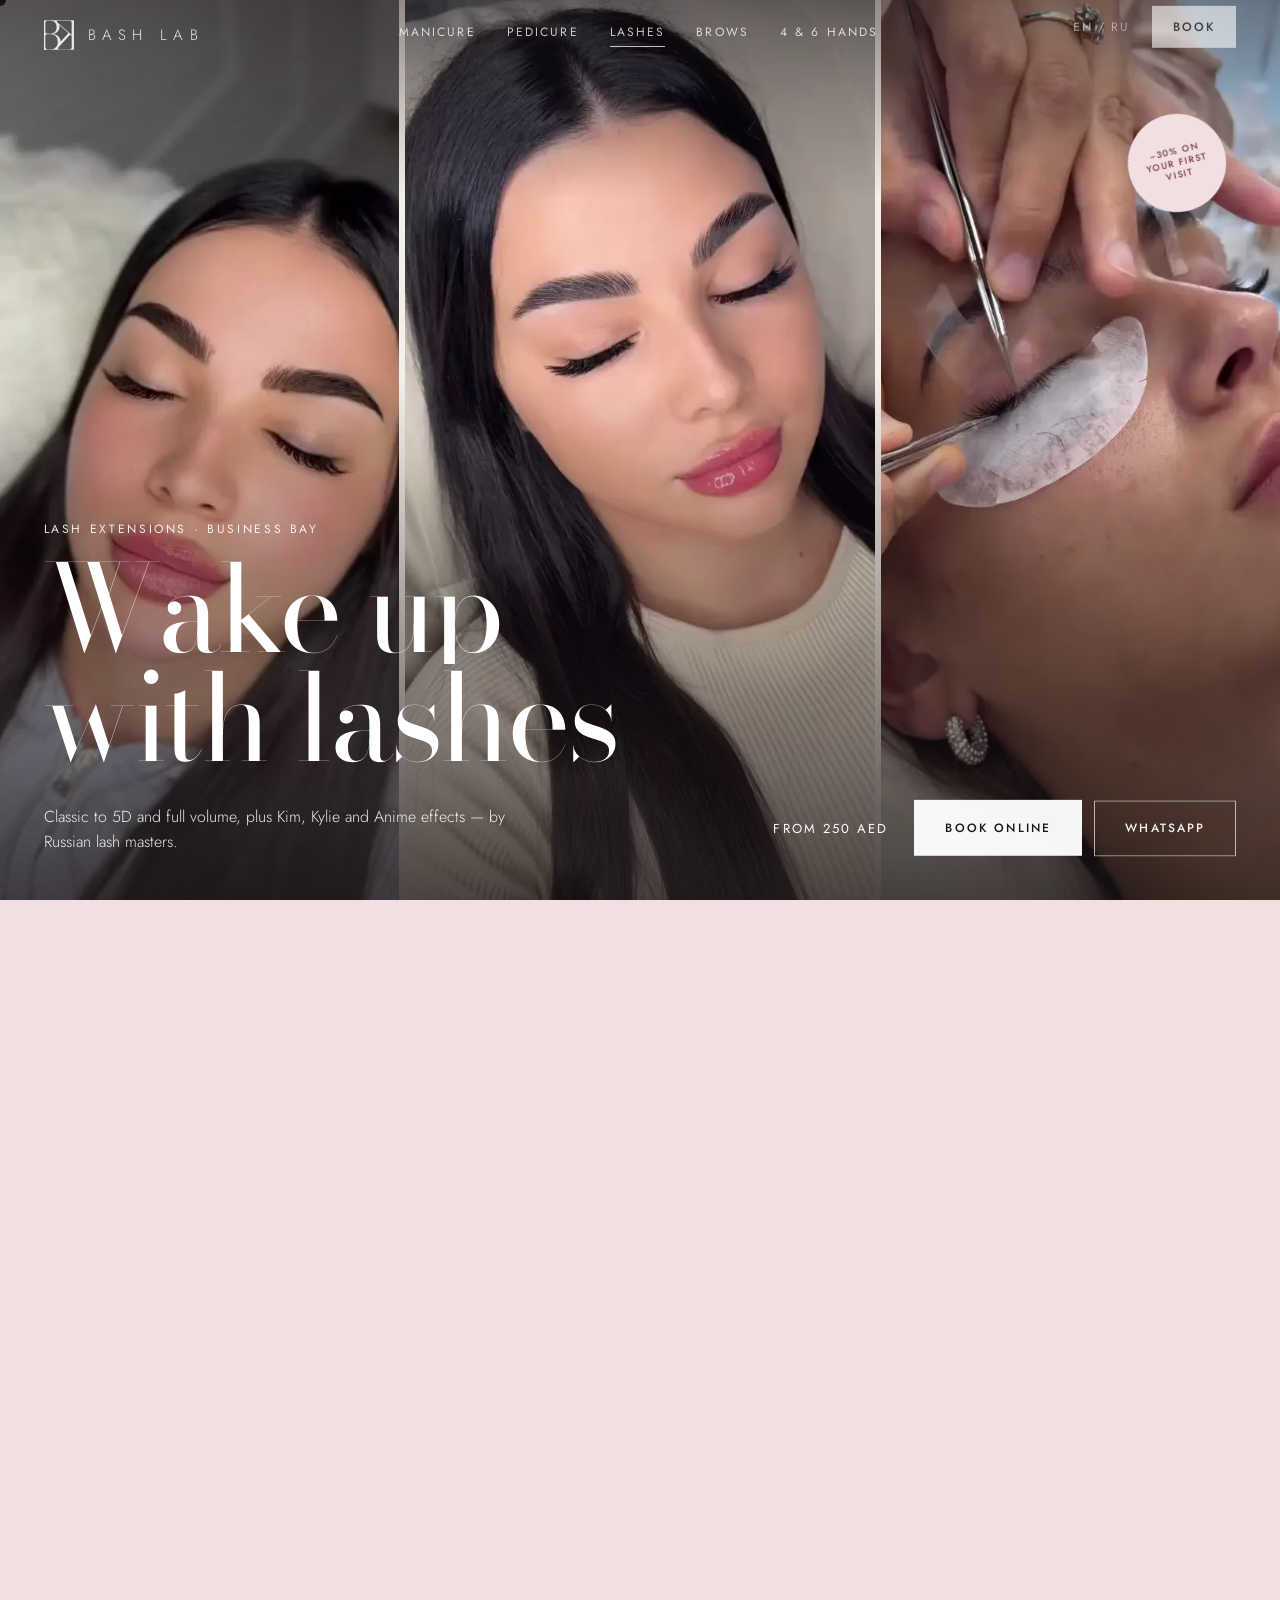
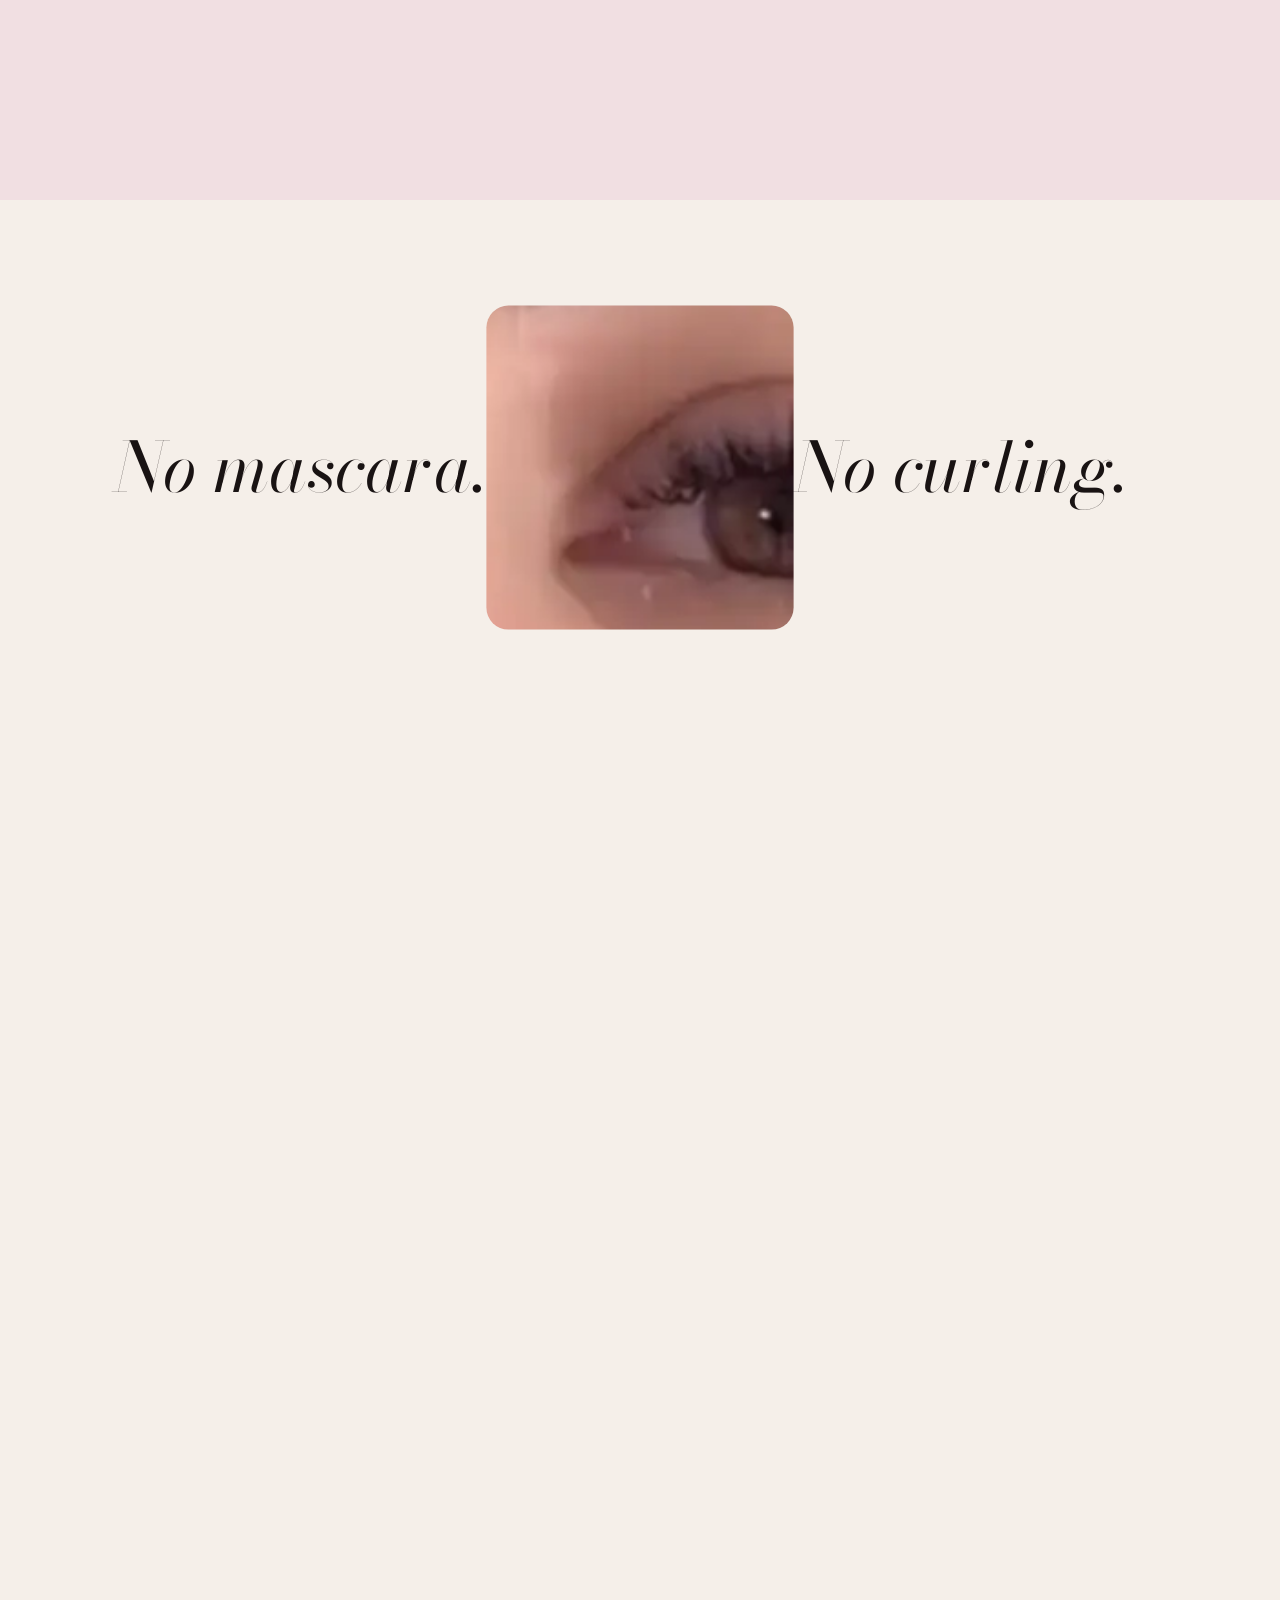
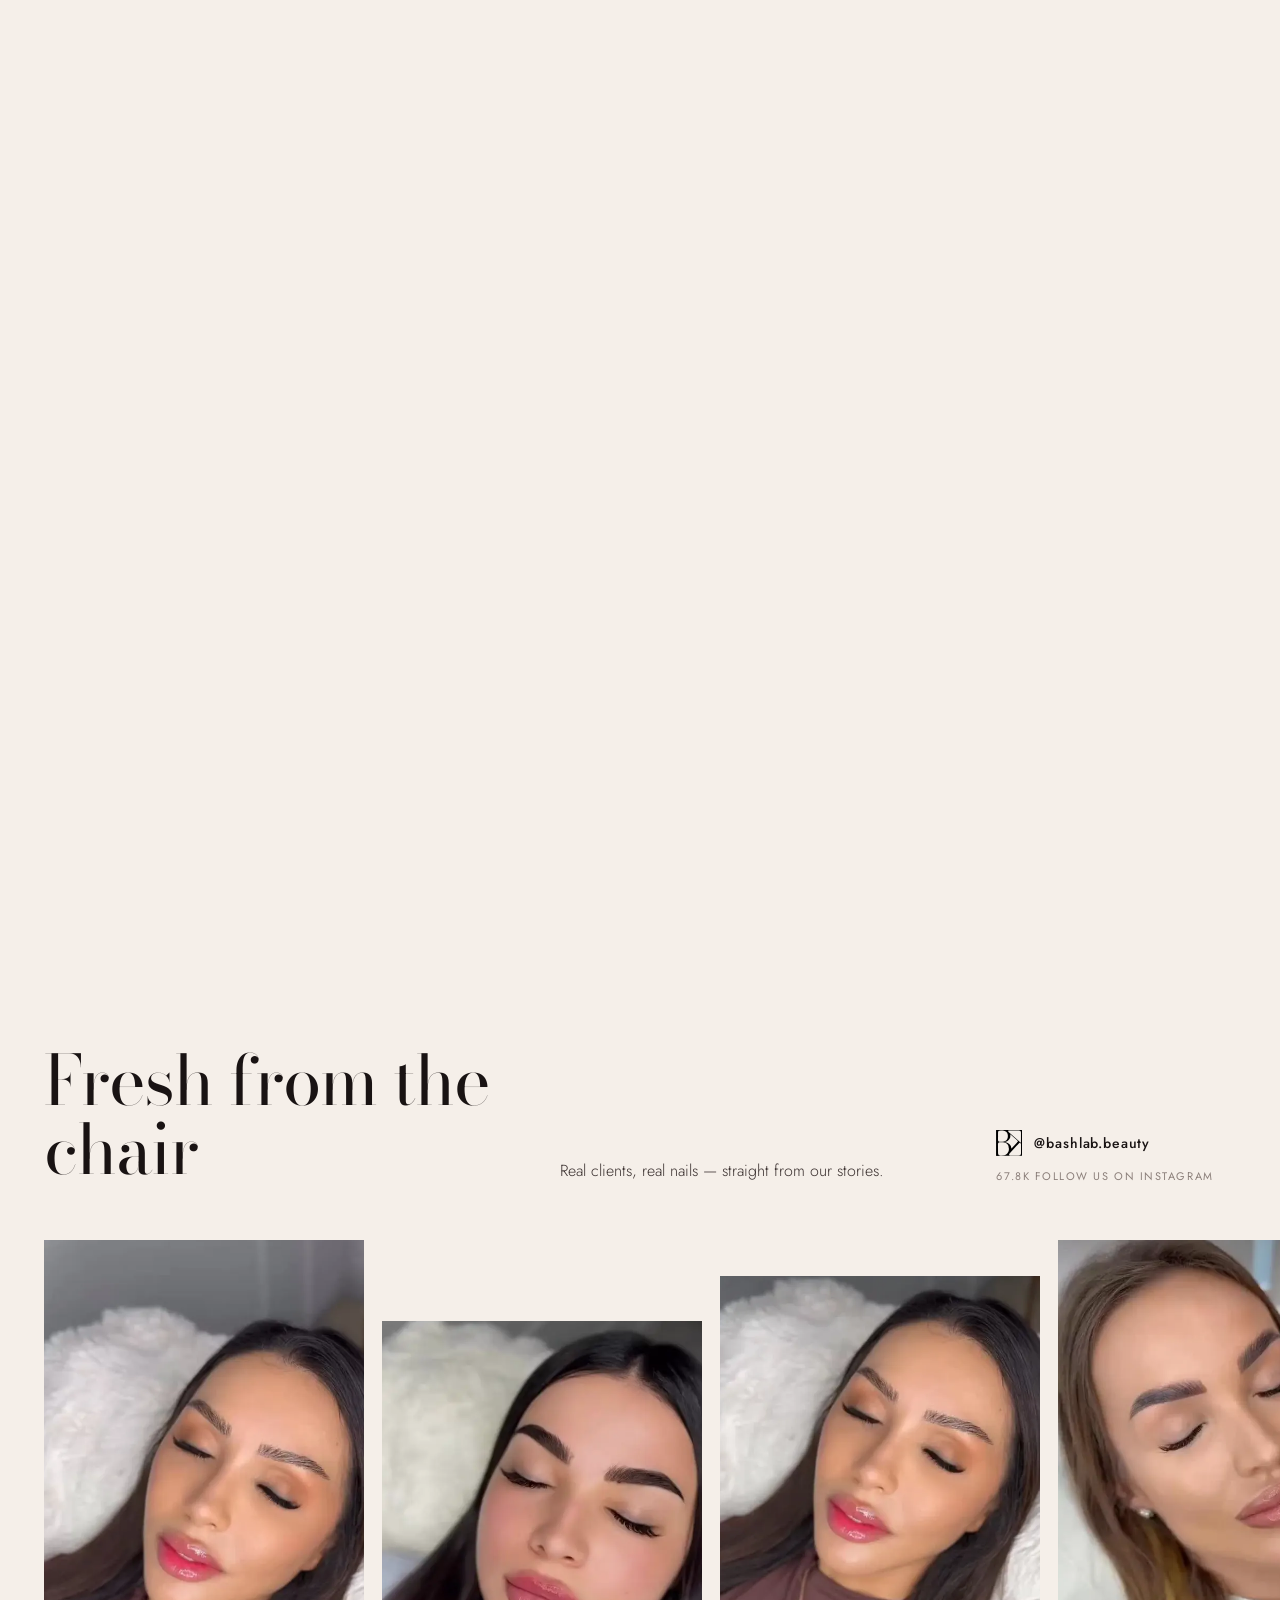
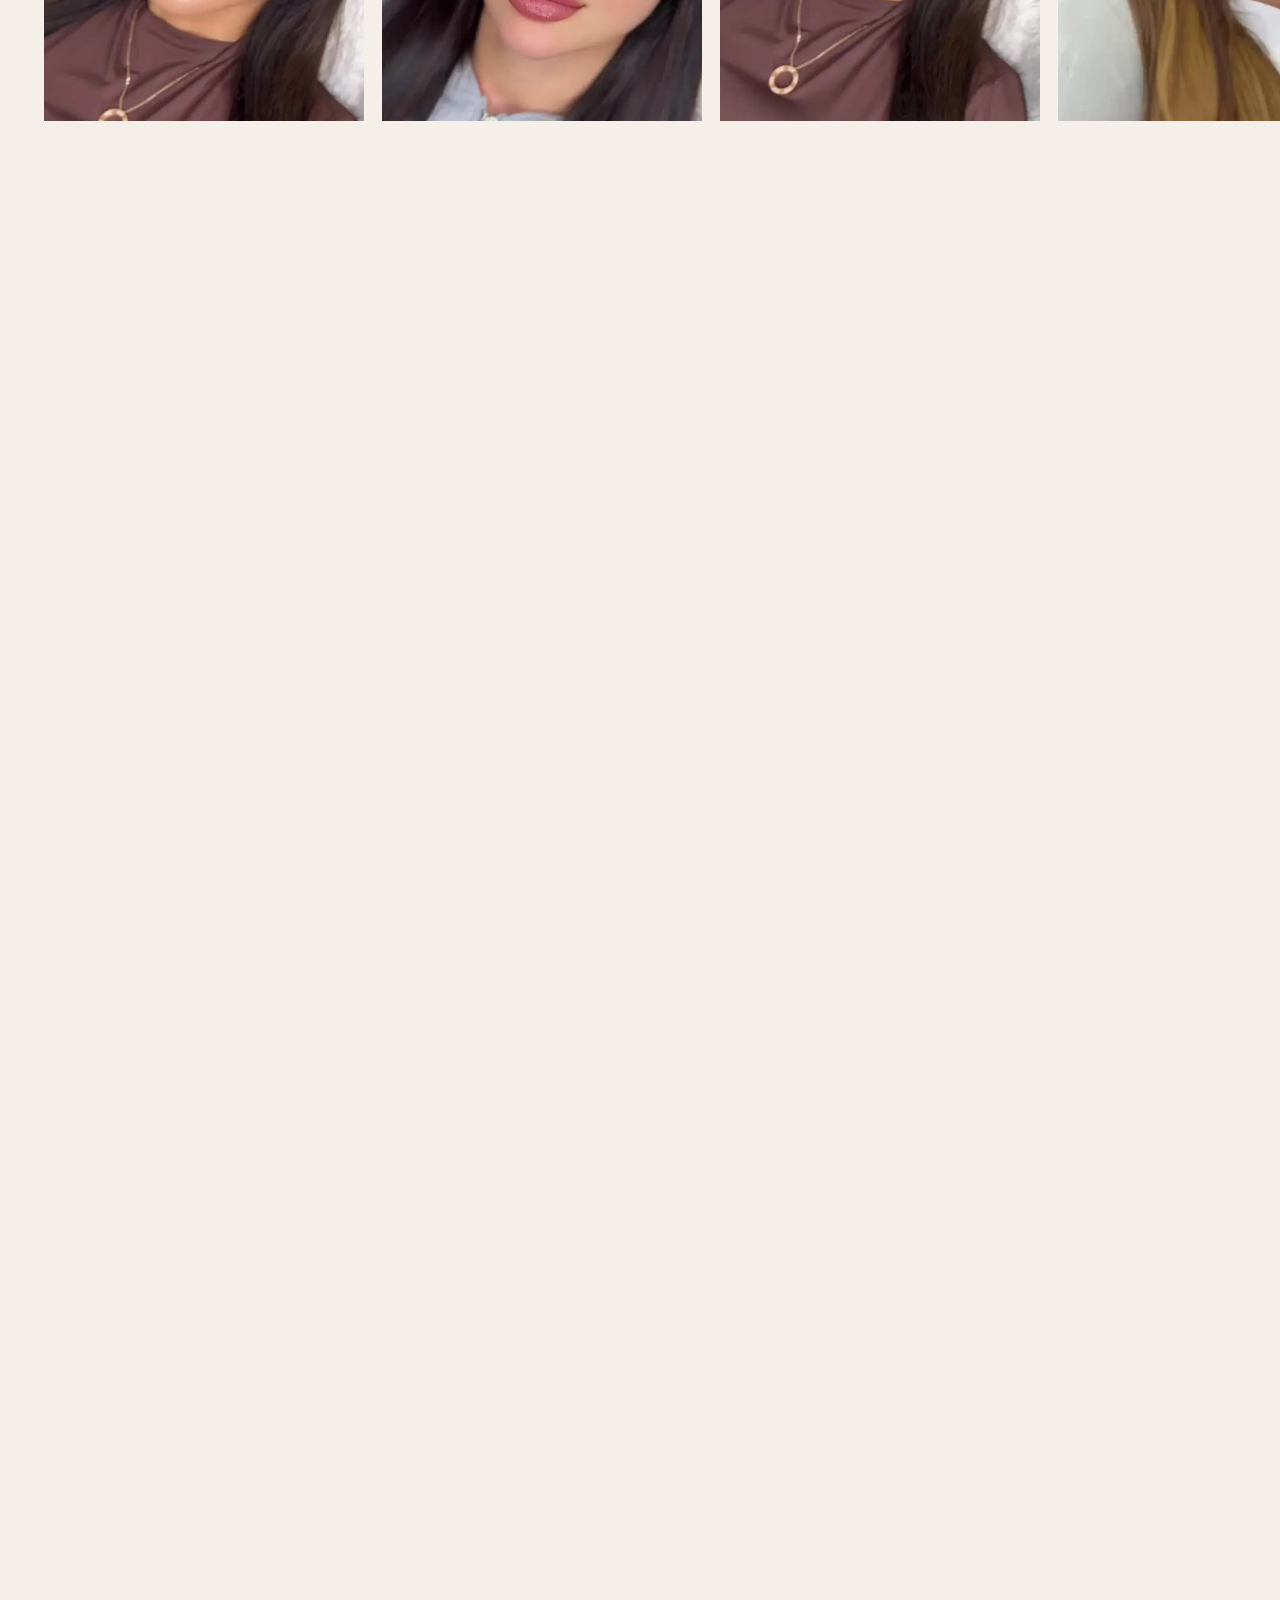
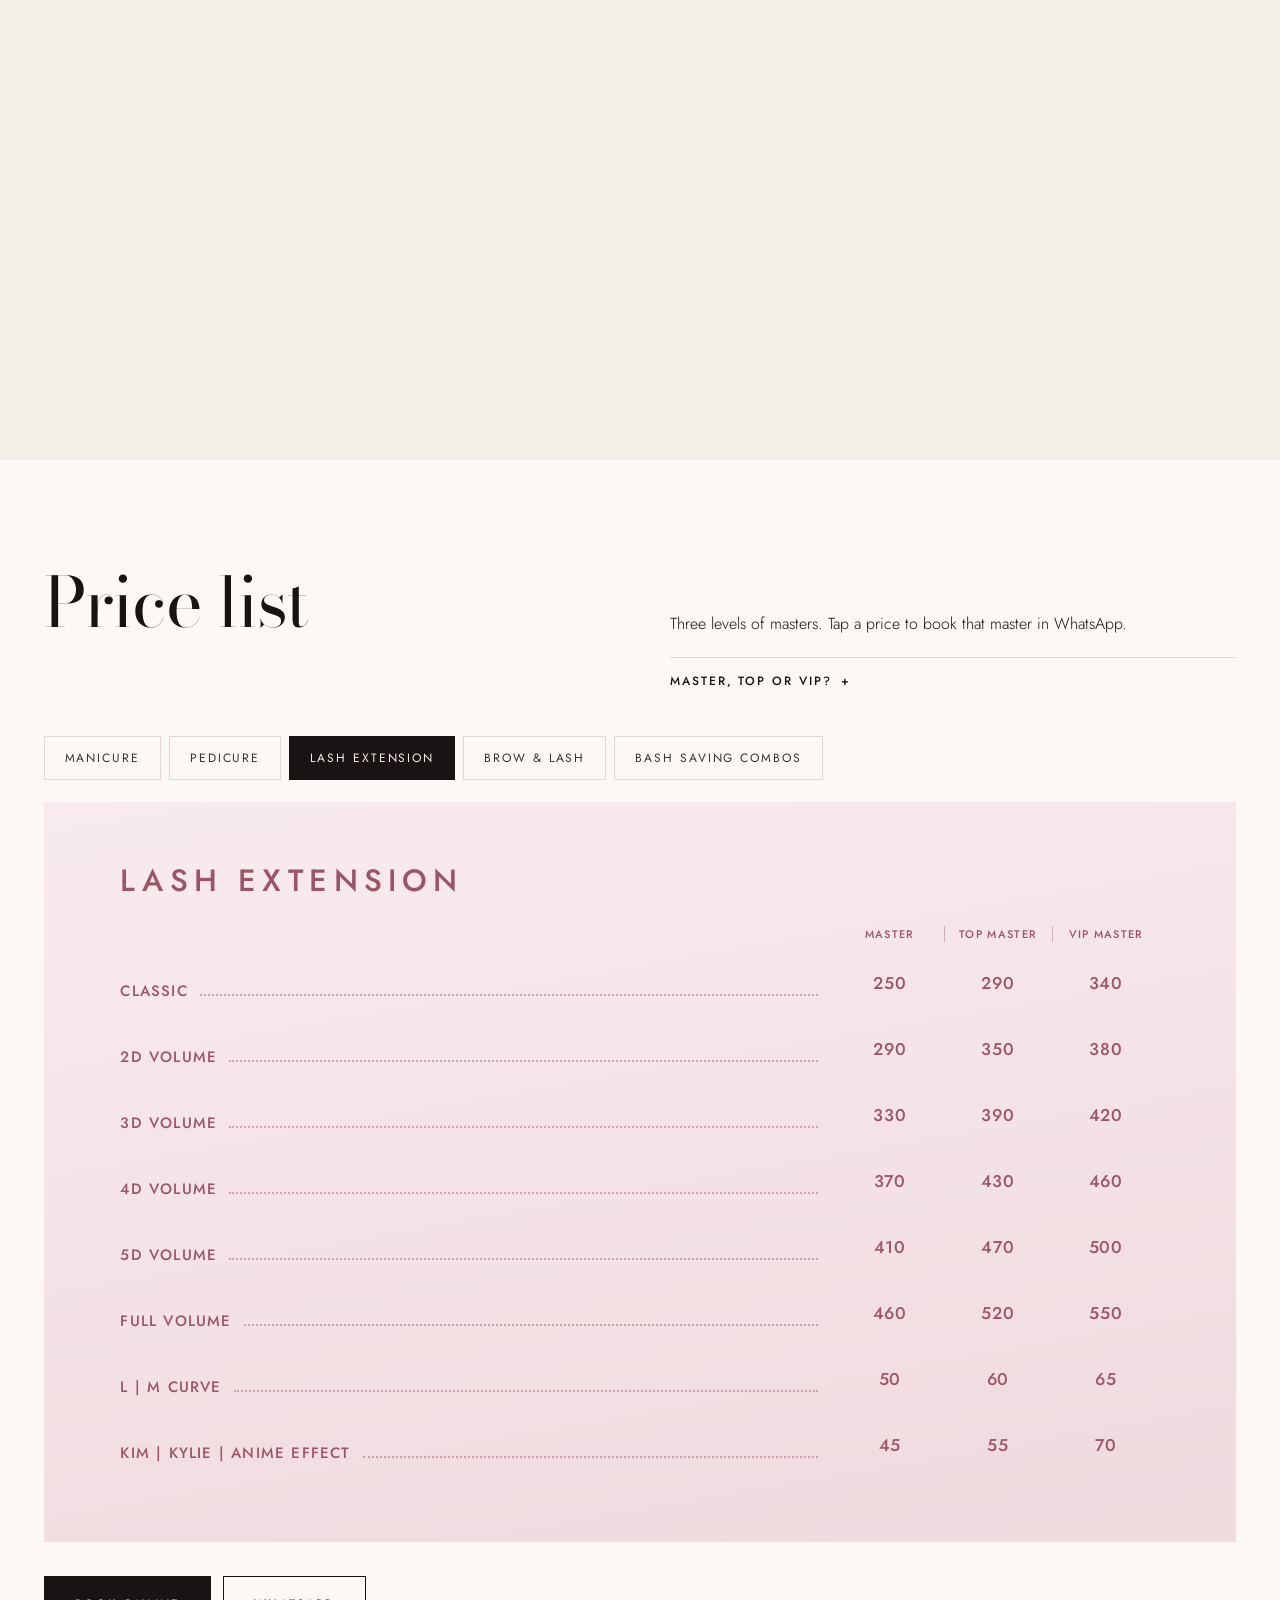
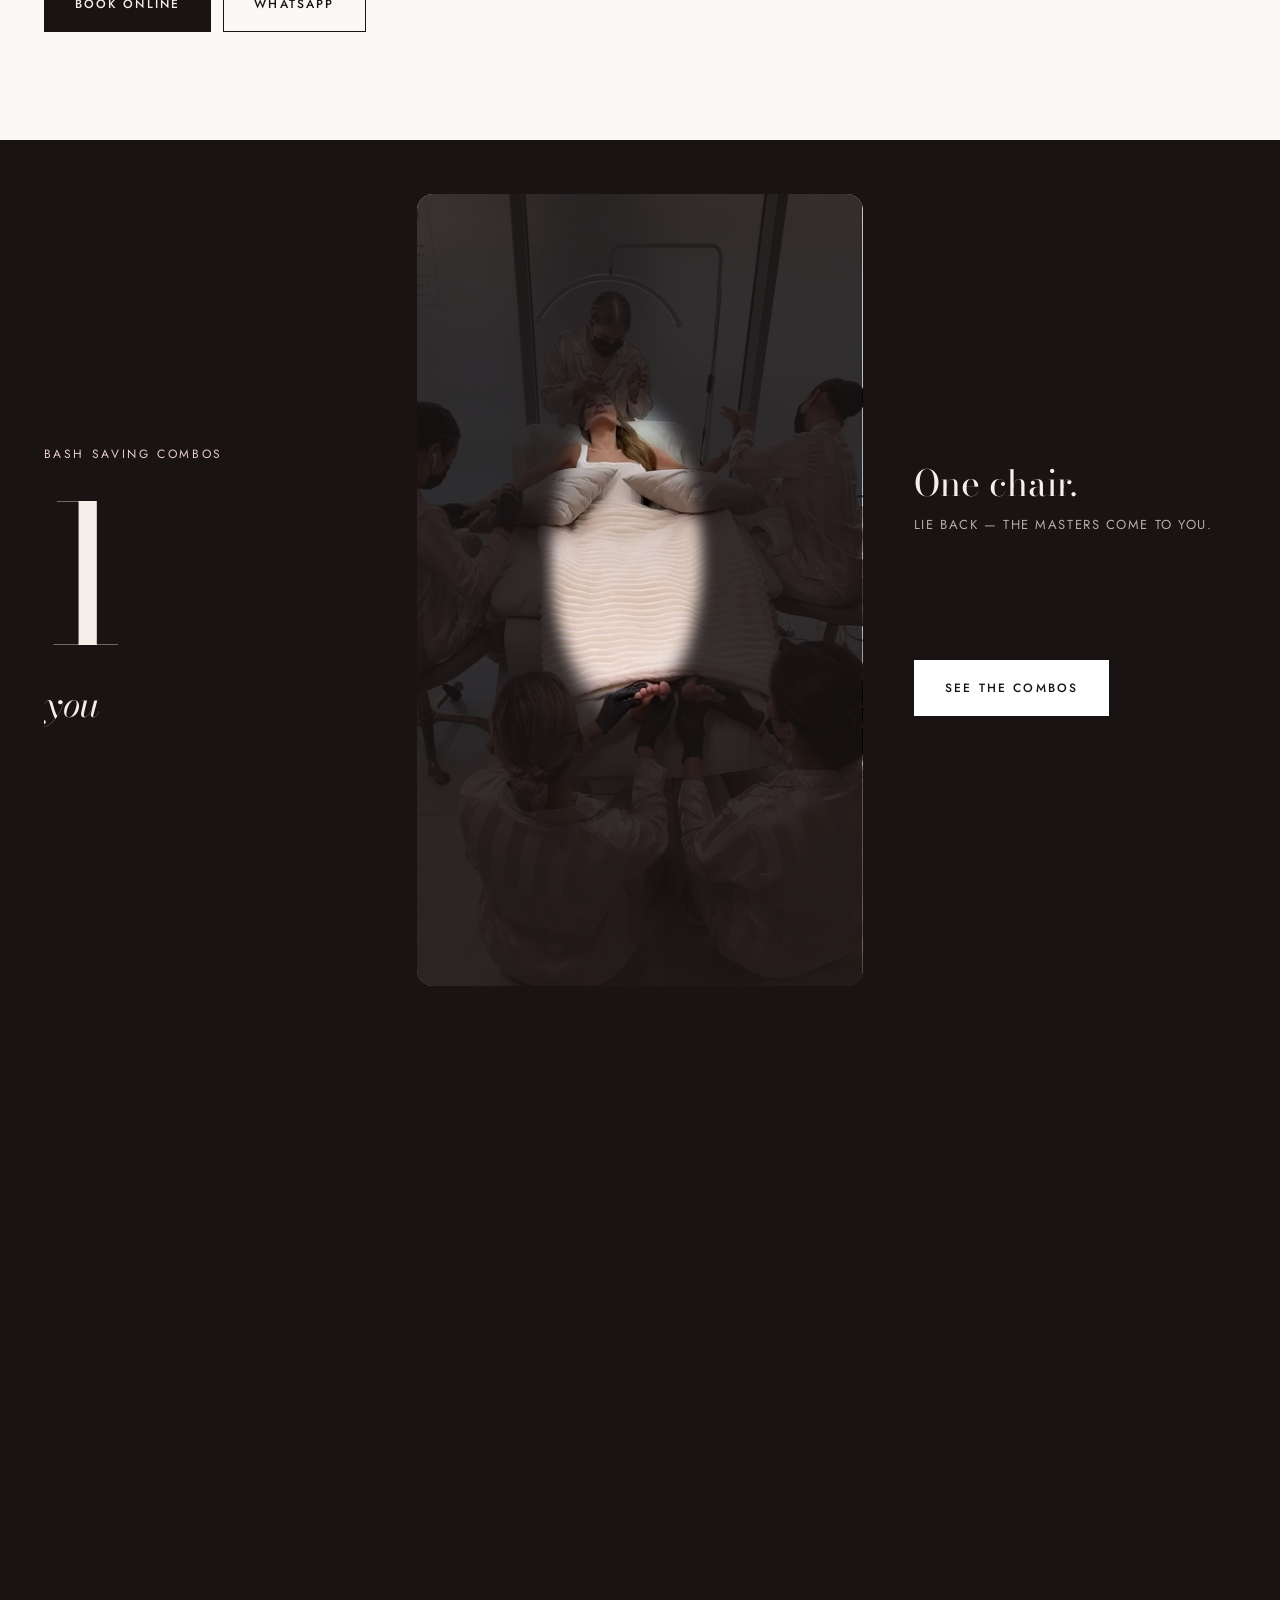
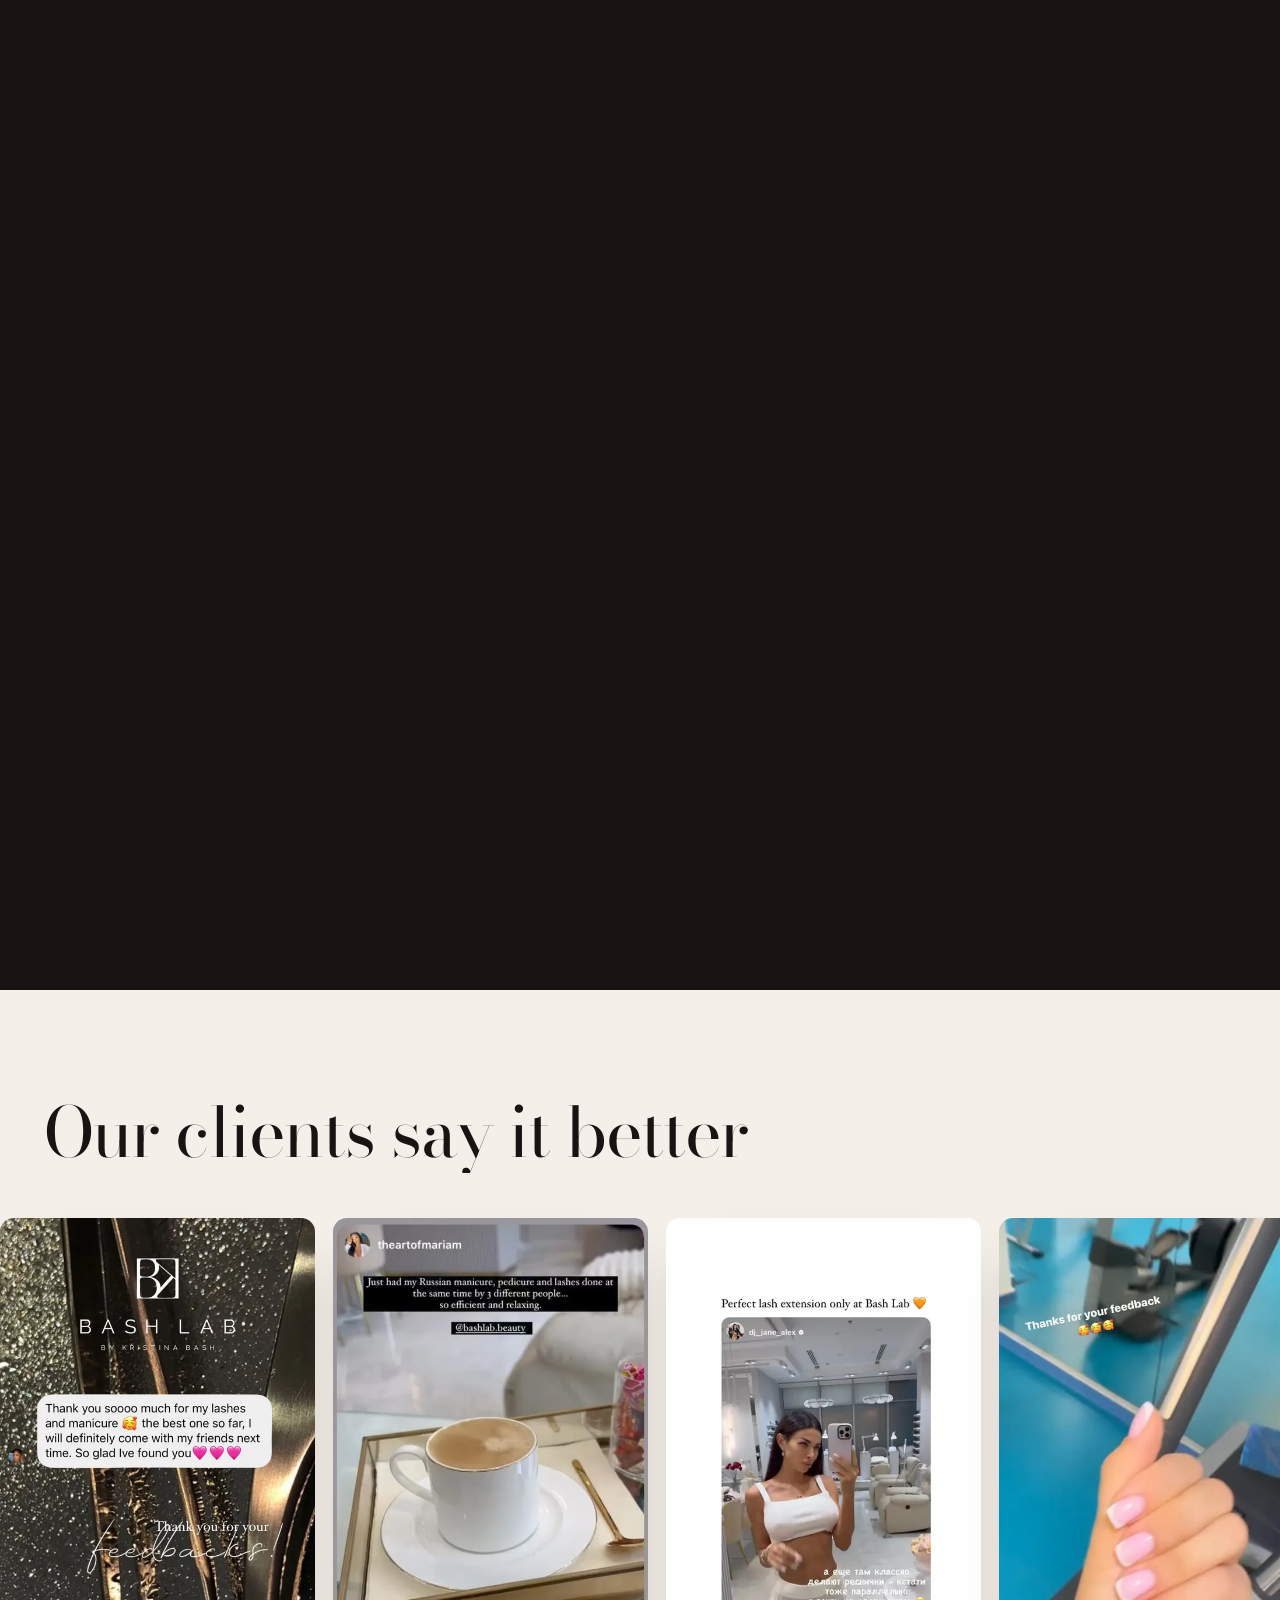
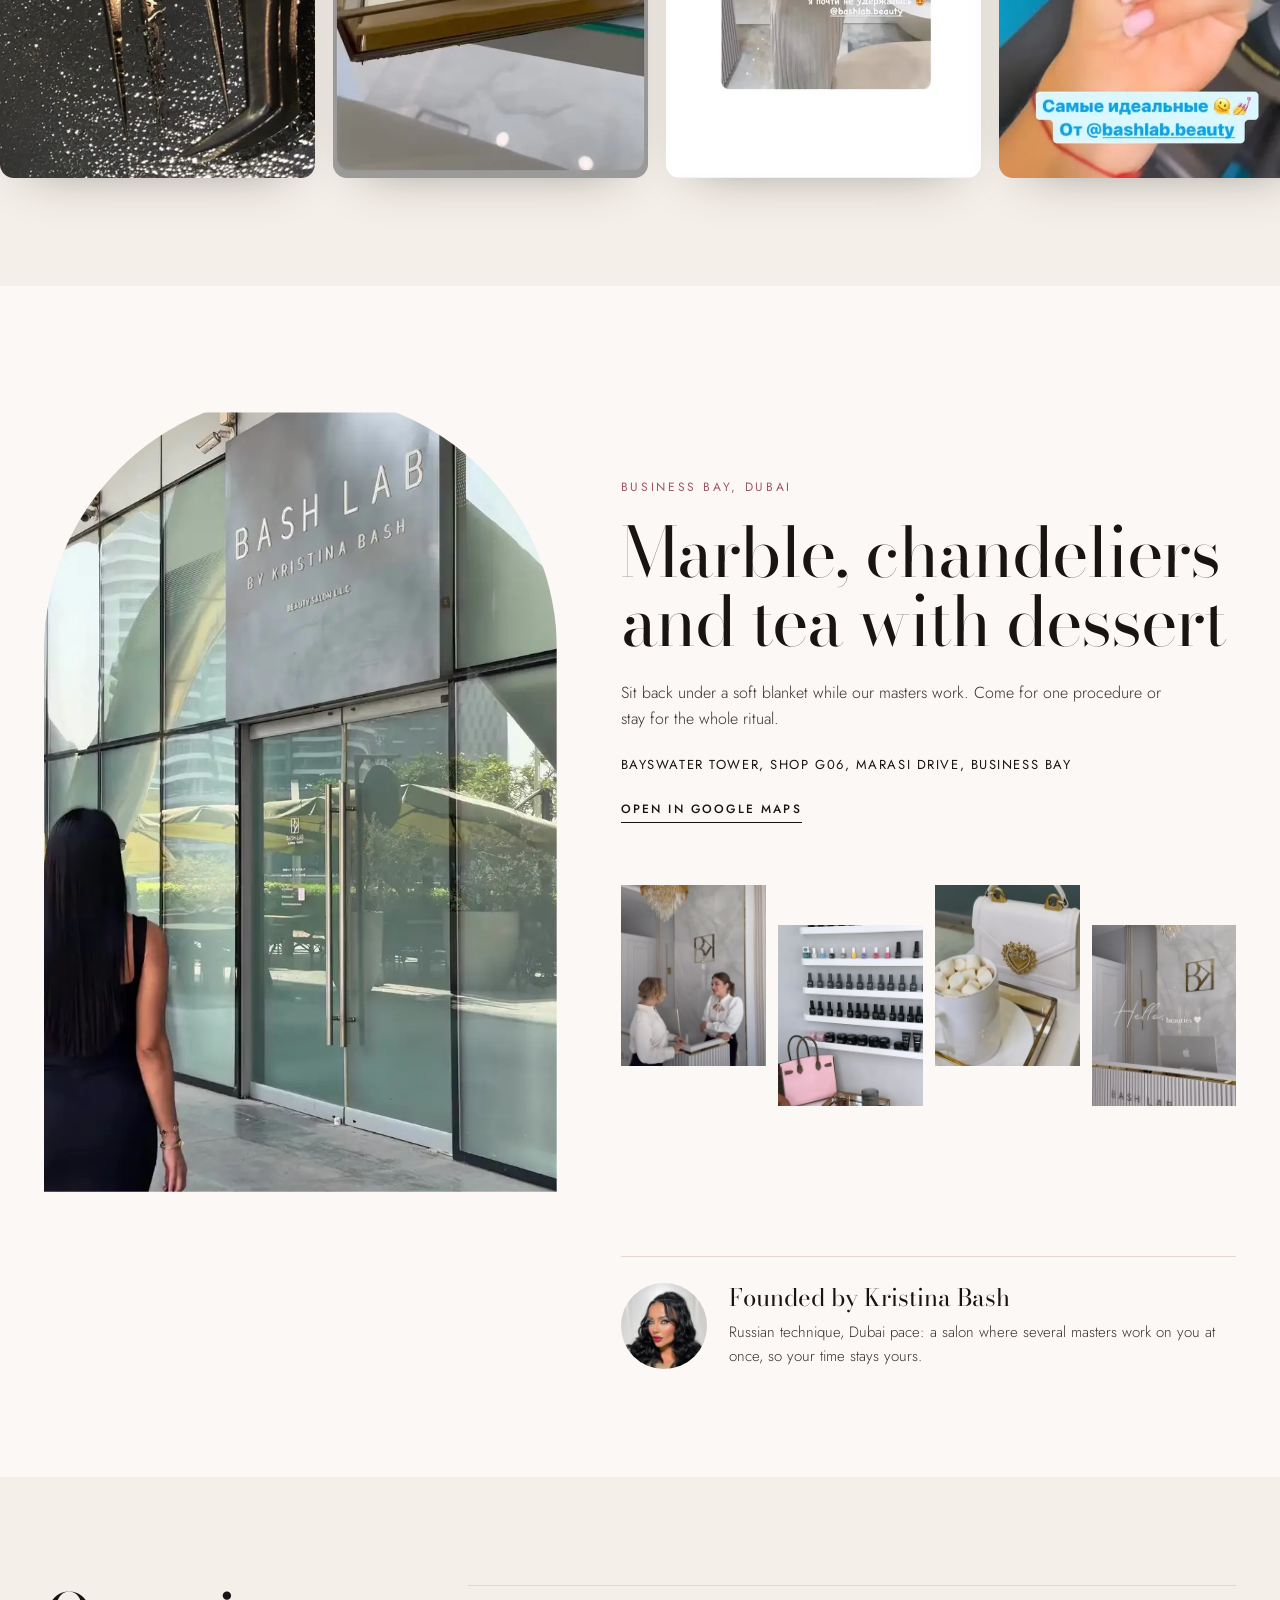
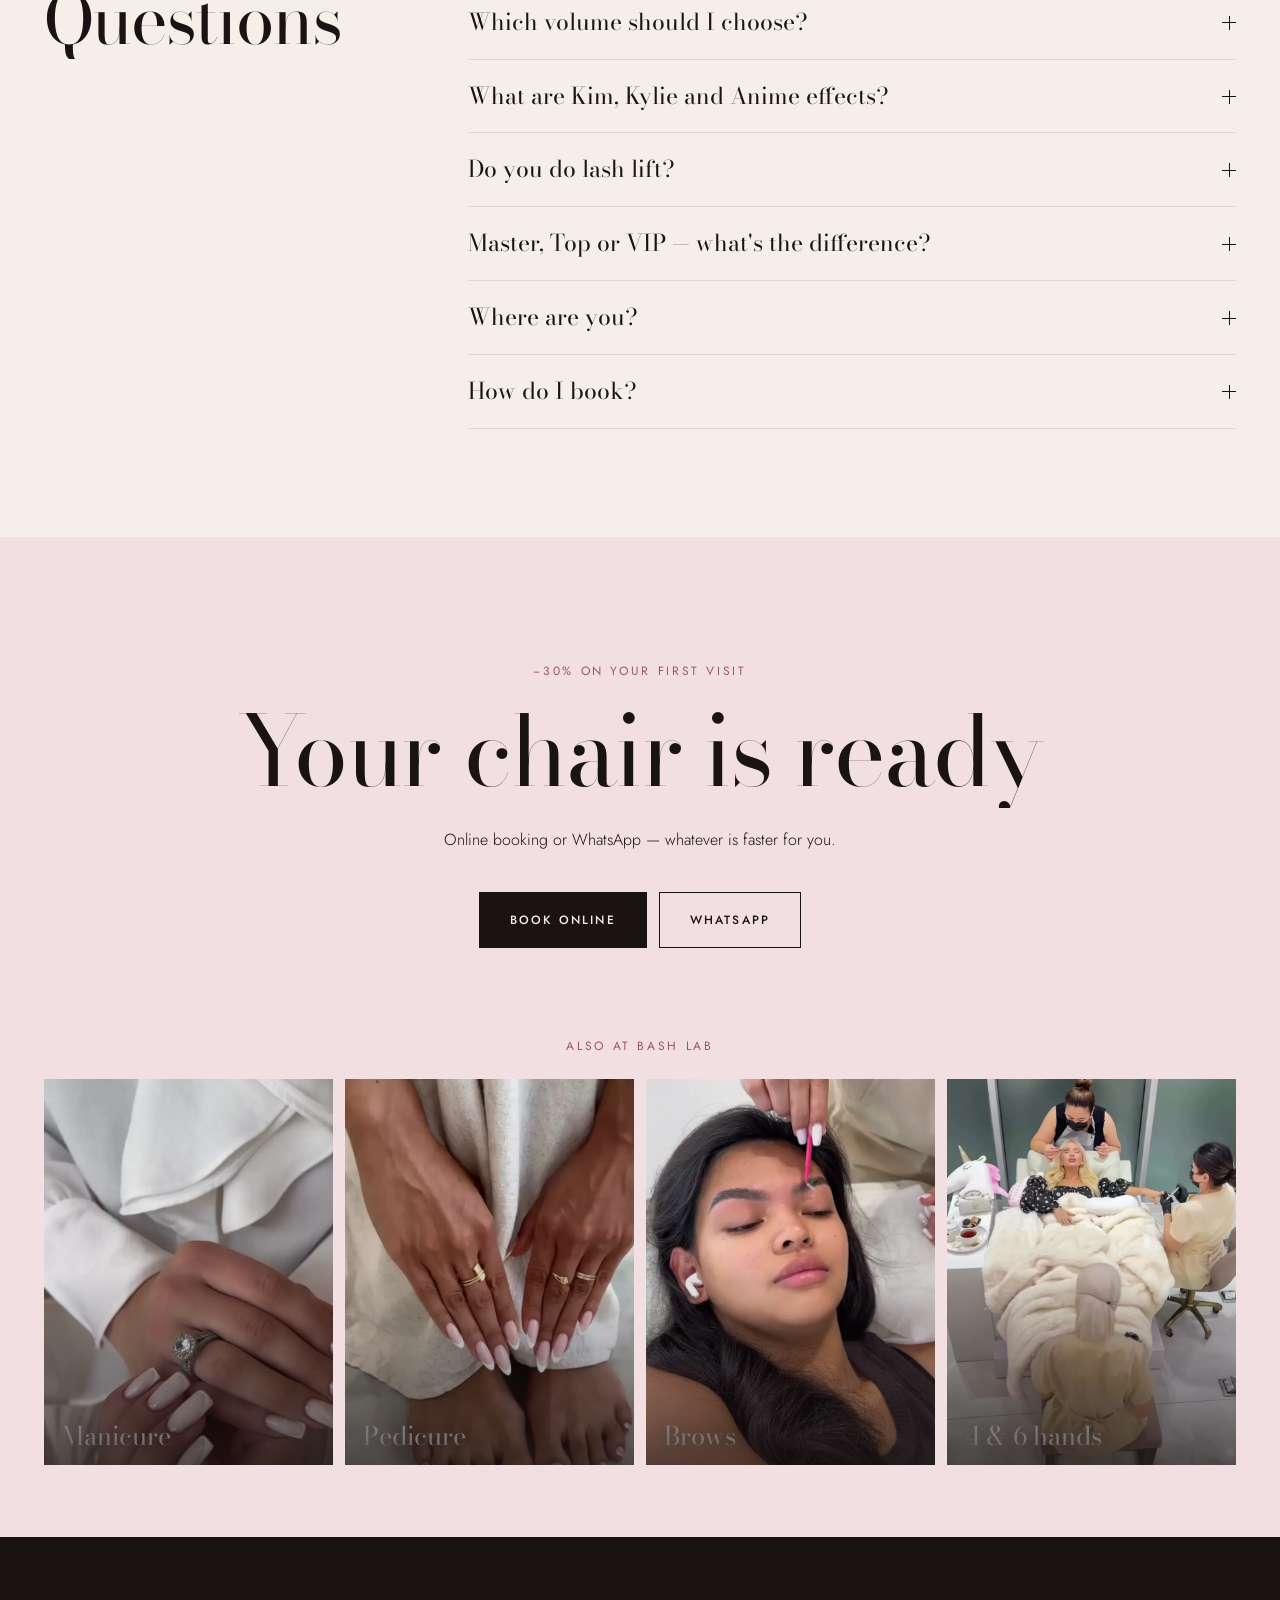
<file: lashes.html>
<!doctype html>
<html lang="en">
<head>
<meta charset="utf-8">
<meta name="viewport" content="width=device-width, initial-scale=1, viewport-fit=cover">
<meta name="robots" content="noindex, nofollow">
<title>Lash extensions in Business Bay, Dubai — BASH LAB</title>
<meta name="description" content="Classic, 2D–5D and full volume lash extensions, Kim, Kylie and Anime effects in Business Bay. From 250 AED, −30% on your first visit.">
<link rel="alternate" hreflang="en" href="lashes.html">
<link rel="alternate" hreflang="ru" href="ru/lashes.html">
<meta name="theme-color" content="#f5efe9">
<link rel="icon" href="assets/img/bl.svg" type="image/svg+xml">
<link rel="preload" as="image" href="assets/video/lash-open.webp" media="(max-width:820px)" fetchpriority="high"><link rel="preload" as="image" href="assets/video/lash-open.webp" media="(min-width:821px)" fetchpriority="high">
<link rel="preconnect" href="https://fonts.googleapis.com">
<link rel="preconnect" href="https://fonts.gstatic.com" crossorigin>
<link href="https://fonts.googleapis.com/css2?family=Bodoni+Moda:ital,opsz,wght@0,6..96,400;0,6..96,500;1,6..96,400&family=Prata&family=Jost:wght@300;400;500&display=swap" rel="stylesheet">

<link rel="stylesheet" href="assets/css/site.css">
<script>document.documentElement.className='js';try{if(innerWidth<821||sessionStorage.getItem('bl-seen'))document.documentElement.classList.add('seen');if(sessionStorage.getItem('bl-wipe'))document.documentElement.classList.add('wiping')}catch(e){}if(matchMedia('(prefers-reduced-motion: reduce)').matches)document.documentElement.classList.add('reduced')</script>
</head>
<body data-page="lashes">

<div class="loader" aria-hidden="true"><img class="ld-mark" src="assets/img/bl.svg" alt=""><div class="ld-word">BASH LAB</div><div class="ld-line"><i></i></div></div>
<div class="wipe" aria-hidden="true"></div>
<div class="cursor" aria-hidden="true"><span></span></div>

<header class="hd">
  <a class="brand" href="index.html" aria-label="BASH LAB"><img class="mono" src="assets/img/bl.svg" alt=""><span>BASH LAB</span></a>
  <nav class="nav"><a href="manicure.html">Manicure</a><a href="pedicure.html">Pedicure</a><a href="lashes.html" aria-current="page">Lashes</a><a href="brows.html">Brows</a><a href="combos.html">4 &amp; 6 hands</a></nav>
  <div class="hd-r">
    <a class="lang" href="ru/lashes.html" hreflang="RU"><b>EN</b> / RU</a>
    <a class="btn btn-sm" href="https://n820329.alteg.io/company/770394/personal/select-services?o=" target="_blank" rel="noopener" data-cursor="Book">Book</a>
    <button class="burger" type="button" aria-label="Menu"><i></i><i></i></button>
  </div>
</header>
<div class="menu" aria-hidden="true"><nav><a href="manicure.html">Manicure</a><a href="pedicure.html">Pedicure</a><a href="lashes.html" aria-current="page">Lashes</a><a href="brows.html">Brows</a><a href="combos.html">4 &amp; 6 hands</a></nav><a class="lang" href="ru/lashes.html">EN / RU</a></div>

<main>

<section class="hero" data-hero>
  <div class="hero-media"><div class="hp hp0"><video class="hv" data-src="assets/video/lash-blink.mp4" poster="assets/video/lash-blink.webp" muted loop playsinline preload="none"></video></div><div class="hp hp1"><video class="hv" data-src="assets/video/lash-open.mp4" poster="assets/video/lash-open.webp" muted loop playsinline preload="none"></video></div><div class="hp hp2"><video class="hv" data-src="assets/video/lash-work.mp4" poster="assets/video/lash-work.webp" muted loop playsinline preload="none"></video></div></div>
  <div class="hero-m"><video class="hv" data-src="assets/video/lash-open.mp4" poster="assets/video/lash-open.webp" muted loop playsinline preload="none"></video></div>
  <div class="hero-shade"></div>
  <p class="badge">−30% on your first visit</p>
  <div class="hero-txt">
    <p class="eyebrow">Lash extensions · Business Bay</p>
    <h1 class="h1">Wake up<br>with lashes</h1>
    <div class="hero-row">
      <p class="lead">Classic to 5D and full volume, plus Kim, Kylie and Anime effects — by Russian lash masters.</p>
      <div class="hero-cta">
        <span class="from">from 250 AED</span>
        <a class="btn btn-light" href="https://n820329.alteg.io/company/770394/personal/select-services?o=" target="_blank" rel="noopener" data-cursor="Book">Book online</a>
        <a class="btn btn-line" href="https://wa.me/971552872506?text=Hello%21%20I%27d%20like%20to%20book%20at%20Bash%20Lab." target="_blank" rel="noopener" data-cursor="WhatsApp">WhatsApp</a>
      </div>
    </div>
  </div>
  <span class="scroll-hint">Scroll</span>
</section>

<div class="ticker" aria-hidden="true"><div class="tk"><span>Russian nails</span><img src="assets/img/bl.svg" alt=""><span>Lash extensions</span><img src="assets/img/bl.svg" alt=""><span>Brow lamination</span><img src="assets/img/bl.svg" alt=""><span>4 &amp; 6 hands combos</span><img src="assets/img/bl.svg" alt=""><span>Business Bay</span><img src="assets/img/bl.svg" alt=""><span>−30% on your first visit</span><img src="assets/img/bl.svg" alt=""></div></div>

<section class="manifesto">
  <p class="mf" data-words>Wake up looking flawless. No mascara, no curling — just perfect lashes every single day, from the gym to the pool.</p>
  <ul class="facts"><li><b>Classic–5D<small></small></b><span>plus full volume</span></li><li><b>250<small>AED</small></b><span>classic lashes from</span></li><li><b>−30%<small></small></b><span>on your first visit</span></li></ul>
</section>

<section class="film film-land" data-film><div class="film-in"><p class="fl">No mascara.</p><div class="fm"><video class="fv" data-src="assets/video/lash-close.mp4" poster="assets/video/lash-close.webp" muted loop playsinline preload="none"></video></div><p class="fr">No curling.</p></div></section>

<section class="wall" data-wall>
  <div class="wall-head">
    <h2 class="split">Fresh from the chair</h2>
    <p class="lead">Real clients, real nails — straight from our stories.</p>
    <a class="ig" href="https://www.instagram.com/bashlab.beauty/" target="_blank" rel="noopener" data-cursor="Instagram"><img src="assets/img/bl.svg" alt="">@bashlab.beauty<small>67.8K follow us on Instagram</small></a>
  </div>
  <div class="wall-track"><figure class="wc"><img class="wm" src="assets/img/l-a.webp" alt="" loading="lazy" decoding="async"></figure><figure class="wc"><video class="wm" data-src="assets/video/lash-blink.mp4" poster="assets/video/lash-blink.webp" muted loop playsinline preload="none"></video></figure><figure class="wc"><img class="wm" src="assets/img/l-b.webp" alt="" loading="lazy" decoding="async"></figure><figure class="wc"><img class="wm" src="assets/img/l-c.webp" alt="" loading="lazy" decoding="async"></figure><figure class="wc"><img class="wm" src="assets/img/l-g.webp" alt="" loading="lazy" decoding="async"></figure><figure class="wc"><video class="wm" data-src="assets/video/lash-work.mp4" poster="assets/video/lash-work.webp" muted loop playsinline preload="none"></video></figure><figure class="wc"><img class="wm" src="assets/img/l-d.webp" alt="" loading="lazy" decoding="async"></figure><figure class="wc"><img class="wm" src="assets/img/l-e.webp" alt="" loading="lazy" decoding="async"></figure><figure class="wc"><img class="wm" src="assets/img/l-f.webp" alt="" loading="lazy" decoding="async"></figure></div>
</section>

<section class="prices" id="prices">
  <div class="pr-head">
    <h2 class="split">Price list</h2>
    <p class="lead">Three levels of masters. Tap a price to book that master in WhatsApp.</p>
    <details class="tiers"><summary>Master, Top or VIP?</summary><p>The level is the master&#x27;s experience. Same salon, same tea — pick the price that fits.</p></details>
  </div>
  <div class="tabs" role="tablist"><button type="button" role="tab" data-sec="manicure" aria-selected="false">Manicure</button><button type="button" role="tab" data-sec="pedicure" aria-selected="false">Pedicure</button><button type="button" role="tab" data-sec="lashes" aria-selected="true">Lash Extension</button><button type="button" role="tab" data-sec="brows-lashes" aria-selected="false">Brow &amp; Lash</button><button type="button" role="tab" data-sec="combos" aria-selected="false">Bash Saving Combos</button></div>
  <div class="cards"><div class="pc" data-sec="manicure" hidden><h3>Manicure</h3><ul><li class="row rh" aria-hidden="true"><div class="rn"></div><div class="rp"><span>Master</span><span>Top Master</span><span>VIP Master</span></div></li><li class="row"><div class="rn"><b>Full Manicure</b><span>Removal + manicure + gel overlay + gel polish</span></div><div class="rp"><a class="pr" href="https://wa.me/971552872506?text=Hello%21%20I%27d%20like%20to%20book%3A%20Full%20Manicure%2C%20Master%20%28230%20AED%29" target="_blank" rel="noopener" data-cursor="WhatsApp" data-t="Master">230</a><a class="pr" href="https://wa.me/971552872506?text=Hello%21%20I%27d%20like%20to%20book%3A%20Full%20Manicure%2C%20Top%20Master%20%28250%20AED%29" target="_blank" rel="noopener" data-cursor="WhatsApp" data-t="Top Master">250</a><a class="pr" href="https://wa.me/971552872506?text=Hello%21%20I%27d%20like%20to%20book%3A%20Full%20Manicure%2C%20VIP%20Master%20%28340%20AED%29" target="_blank" rel="noopener" data-cursor="WhatsApp" data-t="VIP Master">340</a></div></li><li class="row"><div class="rn"><b>Manicure with Polish Coating</b><span>Manicure + regular polish</span></div><div class="rp"><a class="pr" href="https://wa.me/971552872506?text=Hello%21%20I%27d%20like%20to%20book%3A%20Manicure%20with%20Polish%20Coating%2C%20Master%20%28160%20AED%29" target="_blank" rel="noopener" data-cursor="WhatsApp" data-t="Master">160</a><a class="pr" href="https://wa.me/971552872506?text=Hello%21%20I%27d%20like%20to%20book%3A%20Manicure%20with%20Polish%20Coating%2C%20Top%20Master%20%28175%20AED%29" target="_blank" rel="noopener" data-cursor="WhatsApp" data-t="Top Master">175</a><a class="pr" href="https://wa.me/971552872506?text=Hello%21%20I%27d%20like%20to%20book%3A%20Manicure%20with%20Polish%20Coating%2C%20VIP%20Master%20%28235%20AED%29" target="_blank" rel="noopener" data-cursor="WhatsApp" data-t="VIP Master">235</a></div></li><li class="row"><div class="rn"><b>Manicure without Coating</b><span>Manicure without polish</span></div><div class="rp"><a class="pr" href="https://wa.me/971552872506?text=Hello%21%20I%27d%20like%20to%20book%3A%20Manicure%20without%20Coating%2C%20Master%20%28130%20AED%29" target="_blank" rel="noopener" data-cursor="WhatsApp" data-t="Master">130</a><a class="pr" href="https://wa.me/971552872506?text=Hello%21%20I%27d%20like%20to%20book%3A%20Manicure%20without%20Coating%2C%20Top%20Master%20%28145%20AED%29" target="_blank" rel="noopener" data-cursor="WhatsApp" data-t="Top Master">145</a><a class="pr" href="https://wa.me/971552872506?text=Hello%21%20I%27d%20like%20to%20book%3A%20Manicure%20without%20Coating%2C%20VIP%20Master%20%28195%20AED%29" target="_blank" rel="noopener" data-cursor="WhatsApp" data-t="VIP Master">195</a></div></li><li class="row"><div class="rn"><b>Japanese Manicure</b><span>Japanese nail care technique</span></div><div class="rp"><a class="pr" href="https://wa.me/971552872506?text=Hello%21%20I%27d%20like%20to%20book%3A%20Japanese%20Manicure%2C%20Master%20%28190%20AED%29" target="_blank" rel="noopener" data-cursor="WhatsApp" data-t="Master">190</a><a class="pr" href="https://wa.me/971552872506?text=Hello%21%20I%27d%20like%20to%20book%3A%20Japanese%20Manicure%2C%20Top%20Master%20%28220%20AED%29" target="_blank" rel="noopener" data-cursor="WhatsApp" data-t="Top Master">220</a><a class="pr" href="https://wa.me/971552872506?text=Hello%21%20I%27d%20like%20to%20book%3A%20Japanese%20Manicure%2C%20VIP%20Master%20%28300%20AED%29" target="_blank" rel="noopener" data-cursor="WhatsApp" data-t="VIP Master">300</a></div></li><li class="row"><div class="rn"><b>Nail Extensions</b><span>Removal + manicure + extensions + gel polish</span></div><div class="rp"><a class="pr" href="https://wa.me/971552872506?text=Hello%21%20I%27d%20like%20to%20book%3A%20Nail%20Extensions%2C%20Master%20%28from%20370%20AED%29" target="_blank" rel="noopener" data-cursor="WhatsApp" data-t="Master">from 370</a><a class="pr" href="https://wa.me/971552872506?text=Hello%21%20I%27d%20like%20to%20book%3A%20Nail%20Extensions%2C%20Top%20Master%20%28from%20420%20AED%29" target="_blank" rel="noopener" data-cursor="WhatsApp" data-t="Top Master">from 420</a><a class="pr" href="https://wa.me/971552872506?text=Hello%21%20I%27d%20like%20to%20book%3A%20Nail%20Extensions%2C%20VIP%20Master%20%28from%20540%20AED%29" target="_blank" rel="noopener" data-cursor="WhatsApp" data-t="VIP Master">from 540</a></div></li><li class="row"><div class="rn"><b>Nail Extension Refill</b><span>Removal + manicure + refill + gel polish</span></div><div class="rp"><a class="pr" href="https://wa.me/971552872506?text=Hello%21%20I%27d%20like%20to%20book%3A%20Nail%20Extension%20Refill%2C%20Master%20%28310%20AED%29" target="_blank" rel="noopener" data-cursor="WhatsApp" data-t="Master">310</a><a class="pr" href="https://wa.me/971552872506?text=Hello%21%20I%27d%20like%20to%20book%3A%20Nail%20Extension%20Refill%2C%20Top%20Master%20%28350%20AED%29" target="_blank" rel="noopener" data-cursor="WhatsApp" data-t="Top Master">350</a><a class="pr" href="https://wa.me/971552872506?text=Hello%21%20I%27d%20like%20to%20book%3A%20Nail%20Extension%20Refill%2C%20VIP%20Master%20%28450%20AED%29" target="_blank" rel="noopener" data-cursor="WhatsApp" data-t="VIP Master">450</a></div></li><li class="row"><div class="rn"><b>French | Simple Nail Art</b></div><div class="rp"><a class="pr" href="https://wa.me/971552872506?text=Hello%21%20I%27d%20like%20to%20book%3A%20French%20%7C%20Simple%20Nail%20Art%2C%20Master%20%2840%20AED%29" target="_blank" rel="noopener" data-cursor="WhatsApp" data-t="Master">40</a><a class="pr" href="https://wa.me/971552872506?text=Hello%21%20I%27d%20like%20to%20book%3A%20French%20%7C%20Simple%20Nail%20Art%2C%20Top%20Master%20%2845%20AED%29" target="_blank" rel="noopener" data-cursor="WhatsApp" data-t="Top Master">45</a><a class="pr" href="https://wa.me/971552872506?text=Hello%21%20I%27d%20like%20to%20book%3A%20French%20%7C%20Simple%20Nail%20Art%2C%20VIP%20Master%20%2855%20AED%29" target="_blank" rel="noopener" data-cursor="WhatsApp" data-t="VIP Master">55</a></div></li></ul></div><div class="pc" data-sec="pedicure" hidden><h3>Pedicure</h3><ul><li class="row rh" aria-hidden="true"><div class="rn"></div><div class="rp"><span>Master</span><span>Top Master</span><span>VIP Master</span></div></li><li class="row"><div class="rn"><b>Full Smart Pedicure</b><span>Removal + pedicure + gel polish + heel care</span></div><div class="rp"><a class="pr" href="https://wa.me/971552872506?text=Hello%21%20I%27d%20like%20to%20book%3A%20Full%20Smart%20Pedicure%2C%20Master%20%28240%20AED%29" target="_blank" rel="noopener" data-cursor="WhatsApp" data-t="Master">240</a><a class="pr" href="https://wa.me/971552872506?text=Hello%21%20I%27d%20like%20to%20book%3A%20Full%20Smart%20Pedicure%2C%20Top%20Master%20%28280%20AED%29" target="_blank" rel="noopener" data-cursor="WhatsApp" data-t="Top Master">280</a><a class="pr" href="https://wa.me/971552872506?text=Hello%21%20I%27d%20like%20to%20book%3A%20Full%20Smart%20Pedicure%2C%20VIP%20Master%20%28355%20AED%29" target="_blank" rel="noopener" data-cursor="WhatsApp" data-t="VIP Master">355</a></div></li><li class="row"><div class="rn"><b>Pedicure with Regular Polish</b><span>Pedicure + regular polish</span></div><div class="rp"><a class="pr" href="https://wa.me/971552872506?text=Hello%21%20I%27d%20like%20to%20book%3A%20Pedicure%20with%20Regular%20Polish%2C%20Master%20%28175%20AED%29" target="_blank" rel="noopener" data-cursor="WhatsApp" data-t="Master">175</a><a class="pr" href="https://wa.me/971552872506?text=Hello%21%20I%27d%20like%20to%20book%3A%20Pedicure%20with%20Regular%20Polish%2C%20Top%20Master%20%28205%20AED%29" target="_blank" rel="noopener" data-cursor="WhatsApp" data-t="Top Master">205</a><a class="pr" href="https://wa.me/971552872506?text=Hello%21%20I%27d%20like%20to%20book%3A%20Pedicure%20with%20Regular%20Polish%2C%20VIP%20Master%20%28270%20AED%29" target="_blank" rel="noopener" data-cursor="WhatsApp" data-t="VIP Master">270</a></div></li><li class="row"><div class="rn"><b>Pedicure without Coating</b><span>Pedicure without polish</span></div><div class="rp"><a class="pr" href="https://wa.me/971552872506?text=Hello%21%20I%27d%20like%20to%20book%3A%20Pedicure%20without%20Coating%2C%20Master%20%28160%20AED%29" target="_blank" rel="noopener" data-cursor="WhatsApp" data-t="Master">160</a><a class="pr" href="https://wa.me/971552872506?text=Hello%21%20I%27d%20like%20to%20book%3A%20Pedicure%20without%20Coating%2C%20Top%20Master%20%28185%20AED%29" target="_blank" rel="noopener" data-cursor="WhatsApp" data-t="Top Master">185</a><a class="pr" href="https://wa.me/971552872506?text=Hello%21%20I%27d%20like%20to%20book%3A%20Pedicure%20without%20Coating%2C%20VIP%20Master%20%28245%20AED%29" target="_blank" rel="noopener" data-cursor="WhatsApp" data-t="VIP Master">245</a></div></li><li class="row"><div class="rn"><b>Medical Pedicure</b><span>Medical pedicure</span></div><div class="rp"><a class="pr" href="https://wa.me/971552872506?text=Hello%21%20I%27d%20like%20to%20book%3A%20Medical%20Pedicure%2C%20Master%20%28210%20AED%29" target="_blank" rel="noopener" data-cursor="WhatsApp" data-t="Master">210</a><a class="pr" href="https://wa.me/971552872506?text=Hello%21%20I%27d%20like%20to%20book%3A%20Medical%20Pedicure%2C%20Top%20Master%20%28245%20AED%29" target="_blank" rel="noopener" data-cursor="WhatsApp" data-t="Top Master">245</a><a class="pr" href="https://wa.me/971552872506?text=Hello%21%20I%27d%20like%20to%20book%3A%20Medical%20Pedicure%2C%20VIP%20Master%20%28325%20AED%29" target="_blank" rel="noopener" data-cursor="WhatsApp" data-t="VIP Master">325</a></div></li><li class="row"><div class="rn"><b>French | Simple Nail Art</b></div><div class="rp"><a class="pr" href="https://wa.me/971552872506?text=Hello%21%20I%27d%20like%20to%20book%3A%20French%20%7C%20Simple%20Nail%20Art%2C%20Master%20%2840%20AED%29" target="_blank" rel="noopener" data-cursor="WhatsApp" data-t="Master">40</a><a class="pr" href="https://wa.me/971552872506?text=Hello%21%20I%27d%20like%20to%20book%3A%20French%20%7C%20Simple%20Nail%20Art%2C%20Top%20Master%20%2845%20AED%29" target="_blank" rel="noopener" data-cursor="WhatsApp" data-t="Top Master">45</a><a class="pr" href="https://wa.me/971552872506?text=Hello%21%20I%27d%20like%20to%20book%3A%20French%20%7C%20Simple%20Nail%20Art%2C%20VIP%20Master%20%2855%20AED%29" target="_blank" rel="noopener" data-cursor="WhatsApp" data-t="VIP Master">55</a></div></li></ul></div><div class="pc" data-sec="lashes"><h3>Lash Extension</h3><ul><li class="row rh" aria-hidden="true"><div class="rn"></div><div class="rp"><span>Master</span><span>Top Master</span><span>VIP Master</span></div></li><li class="row"><div class="rn"><b>Classic</b></div><div class="rp"><a class="pr" href="https://wa.me/971552872506?text=Hello%21%20I%27d%20like%20to%20book%3A%20Classic%2C%20Master%20%28250%20AED%29" target="_blank" rel="noopener" data-cursor="WhatsApp" data-t="Master">250</a><a class="pr" href="https://wa.me/971552872506?text=Hello%21%20I%27d%20like%20to%20book%3A%20Classic%2C%20Top%20Master%20%28290%20AED%29" target="_blank" rel="noopener" data-cursor="WhatsApp" data-t="Top Master">290</a><a class="pr" href="https://wa.me/971552872506?text=Hello%21%20I%27d%20like%20to%20book%3A%20Classic%2C%20VIP%20Master%20%28340%20AED%29" target="_blank" rel="noopener" data-cursor="WhatsApp" data-t="VIP Master">340</a></div></li><li class="row"><div class="rn"><b>2D Volume</b></div><div class="rp"><a class="pr" href="https://wa.me/971552872506?text=Hello%21%20I%27d%20like%20to%20book%3A%202D%20Volume%2C%20Master%20%28290%20AED%29" target="_blank" rel="noopener" data-cursor="WhatsApp" data-t="Master">290</a><a class="pr" href="https://wa.me/971552872506?text=Hello%21%20I%27d%20like%20to%20book%3A%202D%20Volume%2C%20Top%20Master%20%28350%20AED%29" target="_blank" rel="noopener" data-cursor="WhatsApp" data-t="Top Master">350</a><a class="pr" href="https://wa.me/971552872506?text=Hello%21%20I%27d%20like%20to%20book%3A%202D%20Volume%2C%20VIP%20Master%20%28380%20AED%29" target="_blank" rel="noopener" data-cursor="WhatsApp" data-t="VIP Master">380</a></div></li><li class="row"><div class="rn"><b>3D Volume</b></div><div class="rp"><a class="pr" href="https://wa.me/971552872506?text=Hello%21%20I%27d%20like%20to%20book%3A%203D%20Volume%2C%20Master%20%28330%20AED%29" target="_blank" rel="noopener" data-cursor="WhatsApp" data-t="Master">330</a><a class="pr" href="https://wa.me/971552872506?text=Hello%21%20I%27d%20like%20to%20book%3A%203D%20Volume%2C%20Top%20Master%20%28390%20AED%29" target="_blank" rel="noopener" data-cursor="WhatsApp" data-t="Top Master">390</a><a class="pr" href="https://wa.me/971552872506?text=Hello%21%20I%27d%20like%20to%20book%3A%203D%20Volume%2C%20VIP%20Master%20%28420%20AED%29" target="_blank" rel="noopener" data-cursor="WhatsApp" data-t="VIP Master">420</a></div></li><li class="row"><div class="rn"><b>4D Volume</b></div><div class="rp"><a class="pr" href="https://wa.me/971552872506?text=Hello%21%20I%27d%20like%20to%20book%3A%204D%20Volume%2C%20Master%20%28370%20AED%29" target="_blank" rel="noopener" data-cursor="WhatsApp" data-t="Master">370</a><a class="pr" href="https://wa.me/971552872506?text=Hello%21%20I%27d%20like%20to%20book%3A%204D%20Volume%2C%20Top%20Master%20%28430%20AED%29" target="_blank" rel="noopener" data-cursor="WhatsApp" data-t="Top Master">430</a><a class="pr" href="https://wa.me/971552872506?text=Hello%21%20I%27d%20like%20to%20book%3A%204D%20Volume%2C%20VIP%20Master%20%28460%20AED%29" target="_blank" rel="noopener" data-cursor="WhatsApp" data-t="VIP Master">460</a></div></li><li class="row"><div class="rn"><b>5D Volume</b></div><div class="rp"><a class="pr" href="https://wa.me/971552872506?text=Hello%21%20I%27d%20like%20to%20book%3A%205D%20Volume%2C%20Master%20%28410%20AED%29" target="_blank" rel="noopener" data-cursor="WhatsApp" data-t="Master">410</a><a class="pr" href="https://wa.me/971552872506?text=Hello%21%20I%27d%20like%20to%20book%3A%205D%20Volume%2C%20Top%20Master%20%28470%20AED%29" target="_blank" rel="noopener" data-cursor="WhatsApp" data-t="Top Master">470</a><a class="pr" href="https://wa.me/971552872506?text=Hello%21%20I%27d%20like%20to%20book%3A%205D%20Volume%2C%20VIP%20Master%20%28500%20AED%29" target="_blank" rel="noopener" data-cursor="WhatsApp" data-t="VIP Master">500</a></div></li><li class="row"><div class="rn"><b>Full Volume</b></div><div class="rp"><a class="pr" href="https://wa.me/971552872506?text=Hello%21%20I%27d%20like%20to%20book%3A%20Full%20Volume%2C%20Master%20%28460%20AED%29" target="_blank" rel="noopener" data-cursor="WhatsApp" data-t="Master">460</a><a class="pr" href="https://wa.me/971552872506?text=Hello%21%20I%27d%20like%20to%20book%3A%20Full%20Volume%2C%20Top%20Master%20%28520%20AED%29" target="_blank" rel="noopener" data-cursor="WhatsApp" data-t="Top Master">520</a><a class="pr" href="https://wa.me/971552872506?text=Hello%21%20I%27d%20like%20to%20book%3A%20Full%20Volume%2C%20VIP%20Master%20%28550%20AED%29" target="_blank" rel="noopener" data-cursor="WhatsApp" data-t="VIP Master">550</a></div></li><li class="row"><div class="rn"><b>L | M Curve</b></div><div class="rp"><a class="pr" href="https://wa.me/971552872506?text=Hello%21%20I%27d%20like%20to%20book%3A%20L%20%7C%20M%20Curve%2C%20Master%20%2850%20AED%29" target="_blank" rel="noopener" data-cursor="WhatsApp" data-t="Master">50</a><a class="pr" href="https://wa.me/971552872506?text=Hello%21%20I%27d%20like%20to%20book%3A%20L%20%7C%20M%20Curve%2C%20Top%20Master%20%2860%20AED%29" target="_blank" rel="noopener" data-cursor="WhatsApp" data-t="Top Master">60</a><a class="pr" href="https://wa.me/971552872506?text=Hello%21%20I%27d%20like%20to%20book%3A%20L%20%7C%20M%20Curve%2C%20VIP%20Master%20%2865%20AED%29" target="_blank" rel="noopener" data-cursor="WhatsApp" data-t="VIP Master">65</a></div></li><li class="row"><div class="rn"><b>Kim | Kylie | Anime Effect</b></div><div class="rp"><a class="pr" href="https://wa.me/971552872506?text=Hello%21%20I%27d%20like%20to%20book%3A%20Kim%20%7C%20Kylie%20%7C%20Anime%20Effect%2C%20Master%20%2845%20AED%29" target="_blank" rel="noopener" data-cursor="WhatsApp" data-t="Master">45</a><a class="pr" href="https://wa.me/971552872506?text=Hello%21%20I%27d%20like%20to%20book%3A%20Kim%20%7C%20Kylie%20%7C%20Anime%20Effect%2C%20Top%20Master%20%2855%20AED%29" target="_blank" rel="noopener" data-cursor="WhatsApp" data-t="Top Master">55</a><a class="pr" href="https://wa.me/971552872506?text=Hello%21%20I%27d%20like%20to%20book%3A%20Kim%20%7C%20Kylie%20%7C%20Anime%20Effect%2C%20VIP%20Master%20%2870%20AED%29" target="_blank" rel="noopener" data-cursor="WhatsApp" data-t="VIP Master">70</a></div></li></ul></div><div class="pc" data-sec="brows-lashes" hidden><h3>Brow &amp; Lash</h3><ul><li class="row rh" aria-hidden="true"><div class="rn"></div><div class="rp"><span>Master</span><span>Top Master</span><span>VIP Master</span></div></li><li class="row"><div class="rn"><b>Eyebrow Shaping</b></div><div class="rp"><a class="pr" href="https://wa.me/971552872506?text=Hello%21%20I%27d%20like%20to%20book%3A%20Eyebrow%20Shaping%2C%20Master%20%2890%20AED%29" target="_blank" rel="noopener" data-cursor="WhatsApp" data-t="Master">90</a><a class="pr" href="https://wa.me/971552872506?text=Hello%21%20I%27d%20like%20to%20book%3A%20Eyebrow%20Shaping%2C%20Top%20Master%20%28100%20AED%29" target="_blank" rel="noopener" data-cursor="WhatsApp" data-t="Top Master">100</a><a class="pr" href="https://wa.me/971552872506?text=Hello%21%20I%27d%20like%20to%20book%3A%20Eyebrow%20Shaping%2C%20VIP%20Master%20%28125%20AED%29" target="_blank" rel="noopener" data-cursor="WhatsApp" data-t="VIP Master">125</a></div></li><li class="row"><div class="rn"><b>Eyebrow Tinting</b></div><div class="rp"><a class="pr" href="https://wa.me/971552872506?text=Hello%21%20I%27d%20like%20to%20book%3A%20Eyebrow%20Tinting%2C%20Master%20%28115%20AED%29" target="_blank" rel="noopener" data-cursor="WhatsApp" data-t="Master">115</a><a class="pr" href="https://wa.me/971552872506?text=Hello%21%20I%27d%20like%20to%20book%3A%20Eyebrow%20Tinting%2C%20Top%20Master%20%28130%20AED%29" target="_blank" rel="noopener" data-cursor="WhatsApp" data-t="Top Master">130</a><a class="pr" href="https://wa.me/971552872506?text=Hello%21%20I%27d%20like%20to%20book%3A%20Eyebrow%20Tinting%2C%20VIP%20Master%20%28155%20AED%29" target="_blank" rel="noopener" data-cursor="WhatsApp" data-t="VIP Master">155</a></div></li><li class="row"><div class="rn"><b>Brow Lamination</b></div><div class="rp"><a class="pr" href="https://wa.me/971552872506?text=Hello%21%20I%27d%20like%20to%20book%3A%20Brow%20Lamination%2C%20Master%20%28130%20AED%29" target="_blank" rel="noopener" data-cursor="WhatsApp" data-t="Master">130</a><a class="pr" href="https://wa.me/971552872506?text=Hello%21%20I%27d%20like%20to%20book%3A%20Brow%20Lamination%2C%20Top%20Master%20%28155%20AED%29" target="_blank" rel="noopener" data-cursor="WhatsApp" data-t="Top Master">155</a><a class="pr" href="https://wa.me/971552872506?text=Hello%21%20I%27d%20like%20to%20book%3A%20Brow%20Lamination%2C%20VIP%20Master%20%28170%20AED%29" target="_blank" rel="noopener" data-cursor="WhatsApp" data-t="VIP Master">170</a></div></li><li class="row"><div class="rn"><b>Lash Lift</b></div><div class="rp"><a class="pr" href="https://wa.me/971552872506?text=Hello%21%20I%27d%20like%20to%20book%3A%20Lash%20Lift%2C%20Master%20%28250%20AED%29" target="_blank" rel="noopener" data-cursor="WhatsApp" data-t="Master">250</a><a class="pr" href="https://wa.me/971552872506?text=Hello%21%20I%27d%20like%20to%20book%3A%20Lash%20Lift%2C%20Top%20Master%20%28300%20AED%29" target="_blank" rel="noopener" data-cursor="WhatsApp" data-t="Top Master">300</a><a class="pr" href="https://wa.me/971552872506?text=Hello%21%20I%27d%20like%20to%20book%3A%20Lash%20Lift%2C%20VIP%20Master%20%28390%20AED%29" target="_blank" rel="noopener" data-cursor="WhatsApp" data-t="VIP Master">390</a></div></li><li class="row"><div class="rn"><b>Lash Tinting</b></div><div class="rp"><a class="pr" href="https://wa.me/971552872506?text=Hello%21%20I%27d%20like%20to%20book%3A%20Lash%20Tinting%2C%20Master%20%2840%20AED%29" target="_blank" rel="noopener" data-cursor="WhatsApp" data-t="Master">40</a><a class="pr" href="https://wa.me/971552872506?text=Hello%21%20I%27d%20like%20to%20book%3A%20Lash%20Tinting%2C%20Top%20Master%20%2855%20AED%29" target="_blank" rel="noopener" data-cursor="WhatsApp" data-t="Top Master">55</a><a class="pr" href="https://wa.me/971552872506?text=Hello%21%20I%27d%20like%20to%20book%3A%20Lash%20Tinting%2C%20VIP%20Master%20%2880%20AED%29" target="_blank" rel="noopener" data-cursor="WhatsApp" data-t="VIP Master">80</a></div></li><li class="row"><div class="rn"><b>Face Waxing</b><span>One zone</span></div><div class="rp"><a class="pr" href="https://wa.me/971552872506?text=Hello%21%20I%27d%20like%20to%20book%3A%20Face%20Waxing%2C%20Master%20%2835%20AED%29" target="_blank" rel="noopener" data-cursor="WhatsApp" data-t="Master">35</a><a class="pr" href="https://wa.me/971552872506?text=Hello%21%20I%27d%20like%20to%20book%3A%20Face%20Waxing%2C%20Top%20Master%20%2850%20AED%29" target="_blank" rel="noopener" data-cursor="WhatsApp" data-t="Top Master">50</a><a class="pr" href="https://wa.me/971552872506?text=Hello%21%20I%27d%20like%20to%20book%3A%20Face%20Waxing%2C%20VIP%20Master%20%2870%20AED%29" target="_blank" rel="noopener" data-cursor="WhatsApp" data-t="VIP Master">70</a></div></li></ul></div><div class="pc" data-sec="combos" hidden><h3>Bash Saving Combos</h3><ul><li class="row rh" aria-hidden="true"><div class="rn"></div><div class="rp"><span>Master</span><span>Top Master</span><span>VIP Master</span></div></li><li class="row"><div class="rn"><b>Full Beauty Pampering</b><span class="meta">3 Procedures | 6 Hands | 2 Hours</span><span>Gel manicure + gel pedicure, heel care + 1D or 2D lash extensions</span></div><div class="rp"><a class="pr" href="https://wa.me/971552872506?text=Hello%21%20I%27d%20like%20to%20book%3A%20Full%20Beauty%20Pampering%2C%20Master%20%28650%20AED%29" target="_blank" rel="noopener" data-cursor="WhatsApp" data-t="Master">650</a><a class="pr" href="https://wa.me/971552872506?text=Hello%21%20I%27d%20like%20to%20book%3A%20Full%20Beauty%20Pampering%2C%20Top%20Master%20%28750%20AED%29" target="_blank" rel="noopener" data-cursor="WhatsApp" data-t="Top Master">750</a><a class="pr" href="https://wa.me/971552872506?text=Hello%21%20I%27d%20like%20to%20book%3A%20Full%20Beauty%20Pampering%2C%20VIP%20Master%20%28915%20AED%29" target="_blank" rel="noopener" data-cursor="WhatsApp" data-t="VIP Master">915</a></div></li><li class="row"><div class="rn"><b>Mani &amp; Pedi Ritual</b><span class="meta">2 Procedures | 4 Hands | 2 Hours</span><span>Gel manicure + gel pedicure + heel care</span></div><div class="rp"><a class="pr" href="https://wa.me/971552872506?text=Hello%21%20I%27d%20like%20to%20book%3A%20Mani%20%26%20Pedi%20Ritual%2C%20Master%20%28399%20AED%29" target="_blank" rel="noopener" data-cursor="WhatsApp" data-t="Master">399</a><a class="pr" href="https://wa.me/971552872506?text=Hello%21%20I%27d%20like%20to%20book%3A%20Mani%20%26%20Pedi%20Ritual%2C%20Top%20Master%20%28450%20AED%29" target="_blank" rel="noopener" data-cursor="WhatsApp" data-t="Top Master">450</a><a class="pr" href="https://wa.me/971552872506?text=Hello%21%20I%27d%20like%20to%20book%3A%20Mani%20%26%20Pedi%20Ritual%2C%20VIP%20Master%20%28590%20AED%29" target="_blank" rel="noopener" data-cursor="WhatsApp" data-t="VIP Master">590</a></div></li><li class="row"><div class="rn"><b>Six Hands Glow</b><span class="meta">3 Procedures | 6 Hands | 2 Hours</span><span>Gel manicure + gel pedicure + brow lamination</span></div><div class="rp"><a class="pr" href="https://wa.me/971552872506?text=Hello%21%20I%27d%20like%20to%20book%3A%20Six%20Hands%20Glow%2C%20Master%20%28510%20AED%29" target="_blank" rel="noopener" data-cursor="WhatsApp" data-t="Master">510</a><a class="pr" href="https://wa.me/971552872506?text=Hello%21%20I%27d%20like%20to%20book%3A%20Six%20Hands%20Glow%2C%20Top%20Master%20%28590%20AED%29" target="_blank" rel="noopener" data-cursor="WhatsApp" data-t="Top Master">590</a><a class="pr" href="https://wa.me/971552872506?text=Hello%21%20I%27d%20like%20to%20book%3A%20Six%20Hands%20Glow%2C%20VIP%20Master%20%28750%20AED%29" target="_blank" rel="noopener" data-cursor="WhatsApp" data-t="VIP Master">750</a></div></li><li class="row"><div class="rn"><b>All in Brow</b><span class="meta">1 Hour</span><span>Brow shaping + brow tinting + brow lamination</span></div><div class="rp"><a class="pr" href="https://wa.me/971552872506?text=Hello%21%20I%27d%20like%20to%20book%3A%20All%20in%20Brow%2C%20Master%20%28299%20AED%29" target="_blank" rel="noopener" data-cursor="WhatsApp" data-t="Master">299</a><a class="pr" href="https://wa.me/971552872506?text=Hello%21%20I%27d%20like%20to%20book%3A%20All%20in%20Brow%2C%20Top%20Master%20%28330%20AED%29" target="_blank" rel="noopener" data-cursor="WhatsApp" data-t="Top Master">330</a><a class="pr" href="https://wa.me/971552872506?text=Hello%21%20I%27d%20like%20to%20book%3A%20All%20in%20Brow%2C%20VIP%20Master%20%28390%20AED%29" target="_blank" rel="noopener" data-cursor="WhatsApp" data-t="VIP Master">390</a></div></li><li class="row"><div class="rn"><b>Lash Lift &amp; Tint</b><span class="meta">1 Hour</span><span>Lash lift + lash tinting</span></div><div class="rp"><a class="pr" href="https://wa.me/971552872506?text=Hello%21%20I%27d%20like%20to%20book%3A%20Lash%20Lift%20%26%20Tint%2C%20Master%20%28280%20AED%29" target="_blank" rel="noopener" data-cursor="WhatsApp" data-t="Master">280</a><a class="pr" href="https://wa.me/971552872506?text=Hello%21%20I%27d%20like%20to%20book%3A%20Lash%20Lift%20%26%20Tint%2C%20Top%20Master%20%28340%20AED%29" target="_blank" rel="noopener" data-cursor="WhatsApp" data-t="Top Master">340</a><a class="pr" href="https://wa.me/971552872506?text=Hello%21%20I%27d%20like%20to%20book%3A%20Lash%20Lift%20%26%20Tint%2C%20VIP%20Master%20%28440%20AED%29" target="_blank" rel="noopener" data-cursor="WhatsApp" data-t="VIP Master">440</a></div></li><li class="row"><div class="rn"><b>Brow &amp; Lash Duo</b><span class="meta">1.5 Hours</span><span>Brow shaping + brow tinting + brow lamination, lash lift + lash tinting</span></div><div class="rp"><a class="pr" href="https://wa.me/971552872506?text=Hello%21%20I%27d%20like%20to%20book%3A%20Brow%20%26%20Lash%20Duo%2C%20Master%20%28560%20AED%29" target="_blank" rel="noopener" data-cursor="WhatsApp" data-t="Master">560</a><a class="pr" href="https://wa.me/971552872506?text=Hello%21%20I%27d%20like%20to%20book%3A%20Brow%20%26%20Lash%20Duo%2C%20Top%20Master%20%28660%20AED%29" target="_blank" rel="noopener" data-cursor="WhatsApp" data-t="Top Master">660</a><a class="pr" href="https://wa.me/971552872506?text=Hello%21%20I%27d%20like%20to%20book%3A%20Brow%20%26%20Lash%20Duo%2C%20VIP%20Master%20%28790%20AED%29" target="_blank" rel="noopener" data-cursor="WhatsApp" data-t="VIP Master">790</a></div></li></ul></div></div>
  <div class="pr-cta"><a class="btn btn-ink" href="https://n820329.alteg.io/company/770394/personal/select-services?o=" target="_blank" rel="noopener" data-cursor="Book">Book online</a><a class="btn btn-line-ink" href="https://wa.me/971552872506?text=Hello%21%20I%27d%20like%20to%20book%20at%20Bash%20Lab." target="_blank" rel="noopener" data-cursor="WhatsApp">WhatsApp</a></div>
</section>

<section class="hands" data-hands><div class="hn-in"><div class="hn-l"><p class="eyebrow">Bash saving combos</p><div class="hn-count"><div class="hn-roll"><span>1</span><span>2</span><span>4</span><span>6</span><span>10</span></div></div><div class="hn-word"><div class="hn-wroll"><span>you</span><span>hands</span><span>hands</span><span>hands</span><span>hands</span></div></div></div><div class="hn-f"><img class="hnv" src="assets/img/hands-top.webp" alt="" loading="lazy" decoding="async"><svg class="hn-svg" viewBox="0 0 100 100" preserveAspectRatio="none" aria-hidden="true"><defs><filter id="hnb" x="-20%" y="-20%" width="140%" height="140%"><feGaussianBlur stdDeviation="1.6"/></filter><mask id="hnm" maskUnits="userSpaceOnUse" x="0" y="0" width="100" height="100"><rect width="100" height="100" fill="#fff"/><g fill="#000" filter="url(#hnb)"><ellipse data-h="client" cx="47" cy="46" rx="17" ry="19" data-rx="17" data-ry="19"/><ellipse data-h="mL" cx="14" cy="44" rx="0" ry="0" data-rx="15" data-ry="8.4"/><ellipse data-h="pL" cx="33" cy="74" rx="0" ry="0" data-rx="20" data-ry="11.3"/><ellipse data-h="lash" cx="44" cy="22" rx="0" ry="0" data-rx="16" data-ry="9"/><ellipse data-h="mR" cx="80" cy="38" rx="0" ry="0" data-rx="16" data-ry="9"/><ellipse data-h="pR" cx="74" cy="76" rx="0" ry="0" data-rx="20" data-ry="11.3"/></g></mask></defs><rect width="100" height="100" fill="rgba(25,19,19,.86)" mask="url(#hnm)"/></svg><span class="hn-lb" data-h="mL" style="left:14%;top:55%">Manicure</span><span class="hn-lb" data-h="pL" style="left:24%;top:90%">Pedicure</span><span class="hn-lb" data-h="lash" style="left:44%;top:11%">Lashes</span><span class="hn-lb" data-h="mR" style="left:82%;top:50%">Manicure</span><span class="hn-lb" data-h="pR" style="left:80%;top:92%">Pedicure</span></div><div class="hn-r"><ol class="hn-steps"><li data-new=""><b>One chair.</b><span>Lie back — the masters come to you.</span></li><li data-new="mL"><b>Manicure</b><span>one master · from 130 AED</span></li><li data-new="pL"><b>Mani &amp; Pedi Ritual</b><span>manicure + pedicure at once · 2 hours · from 399 AED</span></li><li data-new="lash"><b>Full Beauty Pampering</b><span>+ lashes · still 2 hours · from 650 AED</span></li><li data-new="mR pR"><b>Five masters at once</b><span>as in our reel with 2.6M views — ask us in WhatsApp</span></li></ol><a class="btn btn-light" href="combos.html"  data-cursor="See the combos">See the combos</a></div></div></section>

<section class="reviews">
  <h2 class="split">Our clients say it better</h2>
  <div class="rv"><div class="rv-track"><img src="assets/img/r-41.webp" alt="" loading="lazy" decoding="async"><img src="assets/img/r-45.webp" alt="" loading="lazy" decoding="async"><img src="assets/img/r-16.webp" alt="" loading="lazy" decoding="async"><img src="assets/img/r-27.webp" alt="" loading="lazy" decoding="async"><img src="assets/img/r-15.webp" alt="" loading="lazy" decoding="async"><img src="assets/img/r-32.webp" alt="" loading="lazy" decoding="async"><img src="assets/img/r-33.webp" alt="" loading="lazy" decoding="async"><img src="assets/img/r-24.webp" alt="" loading="lazy" decoding="async"><img src="assets/img/r-02.webp" alt="" loading="lazy" decoding="async"><img src="assets/img/r-14.webp" alt="" loading="lazy" decoding="async"><img src="assets/img/r-28.webp" alt="" loading="lazy" decoding="async"><img src="assets/img/r-30.webp" alt="" loading="lazy" decoding="async"><img src="assets/img/r-41.webp" alt="" loading="lazy" decoding="async"><img src="assets/img/r-45.webp" alt="" loading="lazy" decoding="async"><img src="assets/img/r-16.webp" alt="" loading="lazy" decoding="async"><img src="assets/img/r-27.webp" alt="" loading="lazy" decoding="async"><img src="assets/img/r-15.webp" alt="" loading="lazy" decoding="async"><img src="assets/img/r-32.webp" alt="" loading="lazy" decoding="async"><img src="assets/img/r-33.webp" alt="" loading="lazy" decoding="async"><img src="assets/img/r-24.webp" alt="" loading="lazy" decoding="async"><img src="assets/img/r-02.webp" alt="" loading="lazy" decoding="async"><img src="assets/img/r-14.webp" alt="" loading="lazy" decoding="async"><img src="assets/img/r-28.webp" alt="" loading="lazy" decoding="async"><img src="assets/img/r-30.webp" alt="" loading="lazy" decoding="async"></div></div>
</section>

<section class="salon">
  <div class="salon-v"><video class="sv" data-src="assets/video/salon-door.mp4" poster="assets/video/salon-door.webp" muted loop playsinline preload="none"></video></div>
  <div class="salon-t">
    <p class="eyebrow">Business Bay, Dubai</p>
    <h2 class="split">Marble, chandeliers and tea with dessert</h2>
    <p class="lead">Sit back under a soft blanket while our masters work. Come for one procedure or stay for the whole ritual.</p>
    <p class="addr">Bayswater Tower, Shop G06, Marasi Drive, Business Bay</p>
    <a class="link" href="https://maps.app.goo.gl/9WHi99Cs1B97svWJ8" target="_blank" rel="noopener" data-cursor="Map">Open in Google Maps</a>
  </div>
  <div class="salon-g"><figure class="sg sg0"><img class="" src="assets/img/s-hall.webp" alt="" loading="lazy" decoding="async"></figure><figure class="sg sg1"><img class="" src="assets/img/s-gel.webp" alt="" loading="lazy" decoding="async"></figure><figure class="sg sg2"><img class="" src="assets/img/s-cocoa.webp" alt="" loading="lazy" decoding="async"></figure><figure class="sg sg3"><img class="" src="assets/img/s-reception.webp" alt="" loading="lazy" decoding="async"></figure></div>
  <div class="founder"><img src="assets/img/s-kristina.webp" alt="" loading="lazy"><div><b>Founded by Kristina Bash</b><p>Russian technique, Dubai pace: a salon where several masters work on you at once, so your time stays yours.</p></div></div>
</section>

<section class="faq">
  <h2 class="split">Questions</h2>
  <div class="qa"><details><summary>Which volume should I choose?</summary><p>Classic for a natural look, 2D–3D for soft volume, 4D–5D and full volume for a bold look. Your master will advise at the start.</p></details><details><summary>What are Kim, Kylie and Anime effects?</summary><p>Styling options on top of any volume — spikes and wispy shapes. From 45 AED.</p></details><details><summary>Do you do lash lift?</summary><p>Yes — lash lift from 250 AED, or Lash Lift &amp; Tint combo from 280 AED.</p></details><details><summary>Master, Top or VIP — what&#x27;s the difference?</summary><p>The level is the master&#x27;s experience; prices for every level are in the price list above.</p></details><details><summary>Where are you?</summary><p>Bayswater Tower, Shop G06, Marasi Drive, Business Bay, Dubai — on the ground floor.</p></details><details><summary>How do I book?</summary><p>Online booking takes a minute: choose the service, master and time. Or write to us in WhatsApp.</p></details></div>
</section>

<section class="end">
  <p class="eyebrow">−30% on your first visit</p>
  <h2 class="split">Your chair is ready</h2>
  <p class="lead">Online booking or WhatsApp — whatever is faster for you.</p>
  <div class="end-cta"><a class="btn btn-ink" href="https://n820329.alteg.io/company/770394/personal/select-services?o=" target="_blank" rel="noopener" data-cursor="Book">Book online</a><a class="btn btn-line-ink" href="https://wa.me/971552872506?text=Hello%21%20I%27d%20like%20to%20book%20at%20Bash%20Lab." target="_blank" rel="noopener" data-cursor="WhatsApp">WhatsApp</a></div>
  <p class="eyebrow ot">Also at Bash Lab</p>
  <div class="others"><a href="manicure.html" data-cursor="Manicure"><span>Manicure</span><video class="om" data-src="assets/video/mani-satin.mp4" poster="assets/video/mani-satin.webp" muted loop playsinline preload="none"></video></a><a href="pedicure.html" data-cursor="Pedicure"><span>Pedicure</span><video class="om" data-src="assets/video/pedi-french.mp4" poster="assets/video/pedi-french.webp" muted loop playsinline preload="none"></video></a><a href="brows.html" data-cursor="Brows"><span>Brows</span><video class="om" data-src="assets/video/brow-map.mp4" poster="assets/video/brow-map.webp" muted loop playsinline preload="none"></video></a><a href="combos.html" data-cursor="4 &amp; 6 hands"><span>4 &amp; 6 hands</span><video class="om" data-src="assets/video/combo-four.mp4" poster="assets/video/combo-four.webp" muted loop playsinline preload="none"></video></a></div>
</section>

</main>

<footer class="ft">
  <div class="ft-word" aria-hidden="true">BASH LAB</div>
  <div class="ft-row">
    <span>Bayswater Tower, Shop G06, Marasi Drive, Business Bay</span>
    <a href="https://wa.me/971552872506?text=Hello%21%20I%27d%20like%20to%20book%20at%20Bash%20Lab." target="_blank" rel="noopener">WhatsApp +971 55 287 2506</a>
    <a href="https://www.instagram.com/bashlab.beauty/" target="_blank" rel="noopener">Instagram @bashlab.beauty</a>
    <span>BASH LAB Beauty Salon L.L.C · Dubai</span>
  </div>
</footer>

<div class="bar"><a class="btn btn-ink" href="https://n820329.alteg.io/company/770394/personal/select-services?o=" target="_blank" rel="noopener">Book online</a><a class="bar-wa" href="https://wa.me/971552872506?text=Hello%21%20I%27d%20like%20to%20book%20at%20Bash%20Lab." target="_blank" rel="noopener" aria-label="WhatsApp"><svg viewBox="0 0 24 24"><path fill="currentColor" d="M12 2a10 10 0 0 0-8.6 15.1L2 22l5-1.3A10 10 0 1 0 12 2zm0 18.2c-1.5 0-3-.4-4.3-1.2l-.3-.2-3 .8.8-2.9-.2-.3A8.2 8.2 0 1 1 12 20.2zm4.5-6.1c-.2-.1-1.5-.7-1.7-.8-.2-.1-.4-.1-.6.1l-.8 1c-.1.2-.3.2-.5.1a6.7 6.7 0 0 1-3.3-2.9c-.3-.4.2-.4.7-1.4.1-.2 0-.3 0-.4l-.8-1.8c-.2-.5-.4-.4-.6-.4h-.5c-.2 0-.4.1-.6.3-.2.2-.8.8-.8 2s.8 2.3.9 2.5c.1.2 1.6 2.5 4 3.5 1.5.6 2 .7 2.8.6.4-.1 1.5-.6 1.7-1.2.2-.6.2-1.1.1-1.2l-.5-.3z"/></svg></a></div>

<script src="assets/vendor/gsap.min.js"></script>
<script src="assets/vendor/ScrollTrigger.min.js"></script>
<script src="assets/vendor/SplitText.min.js"></script>
<script src="assets/vendor/lenis.min.js"></script>
<script src="assets/js/site.js"></script>
</body>
</html>
</file>
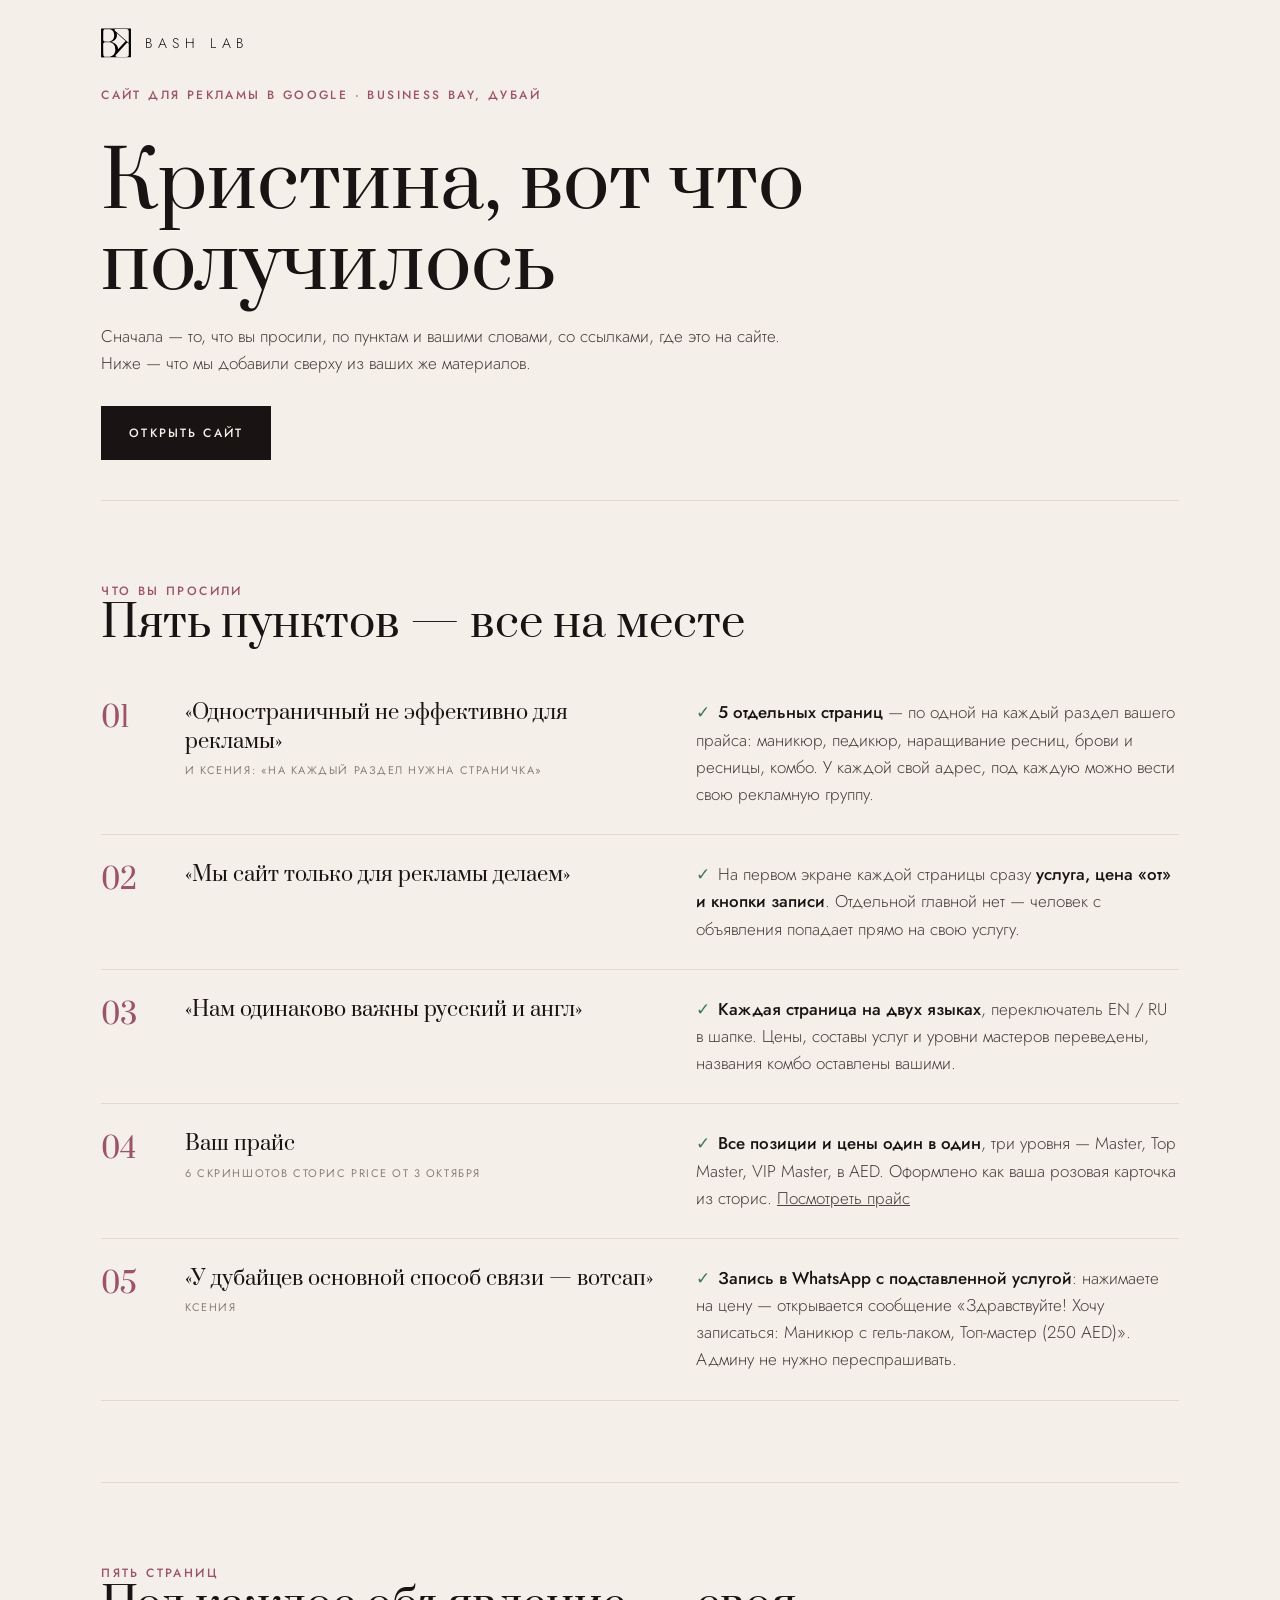
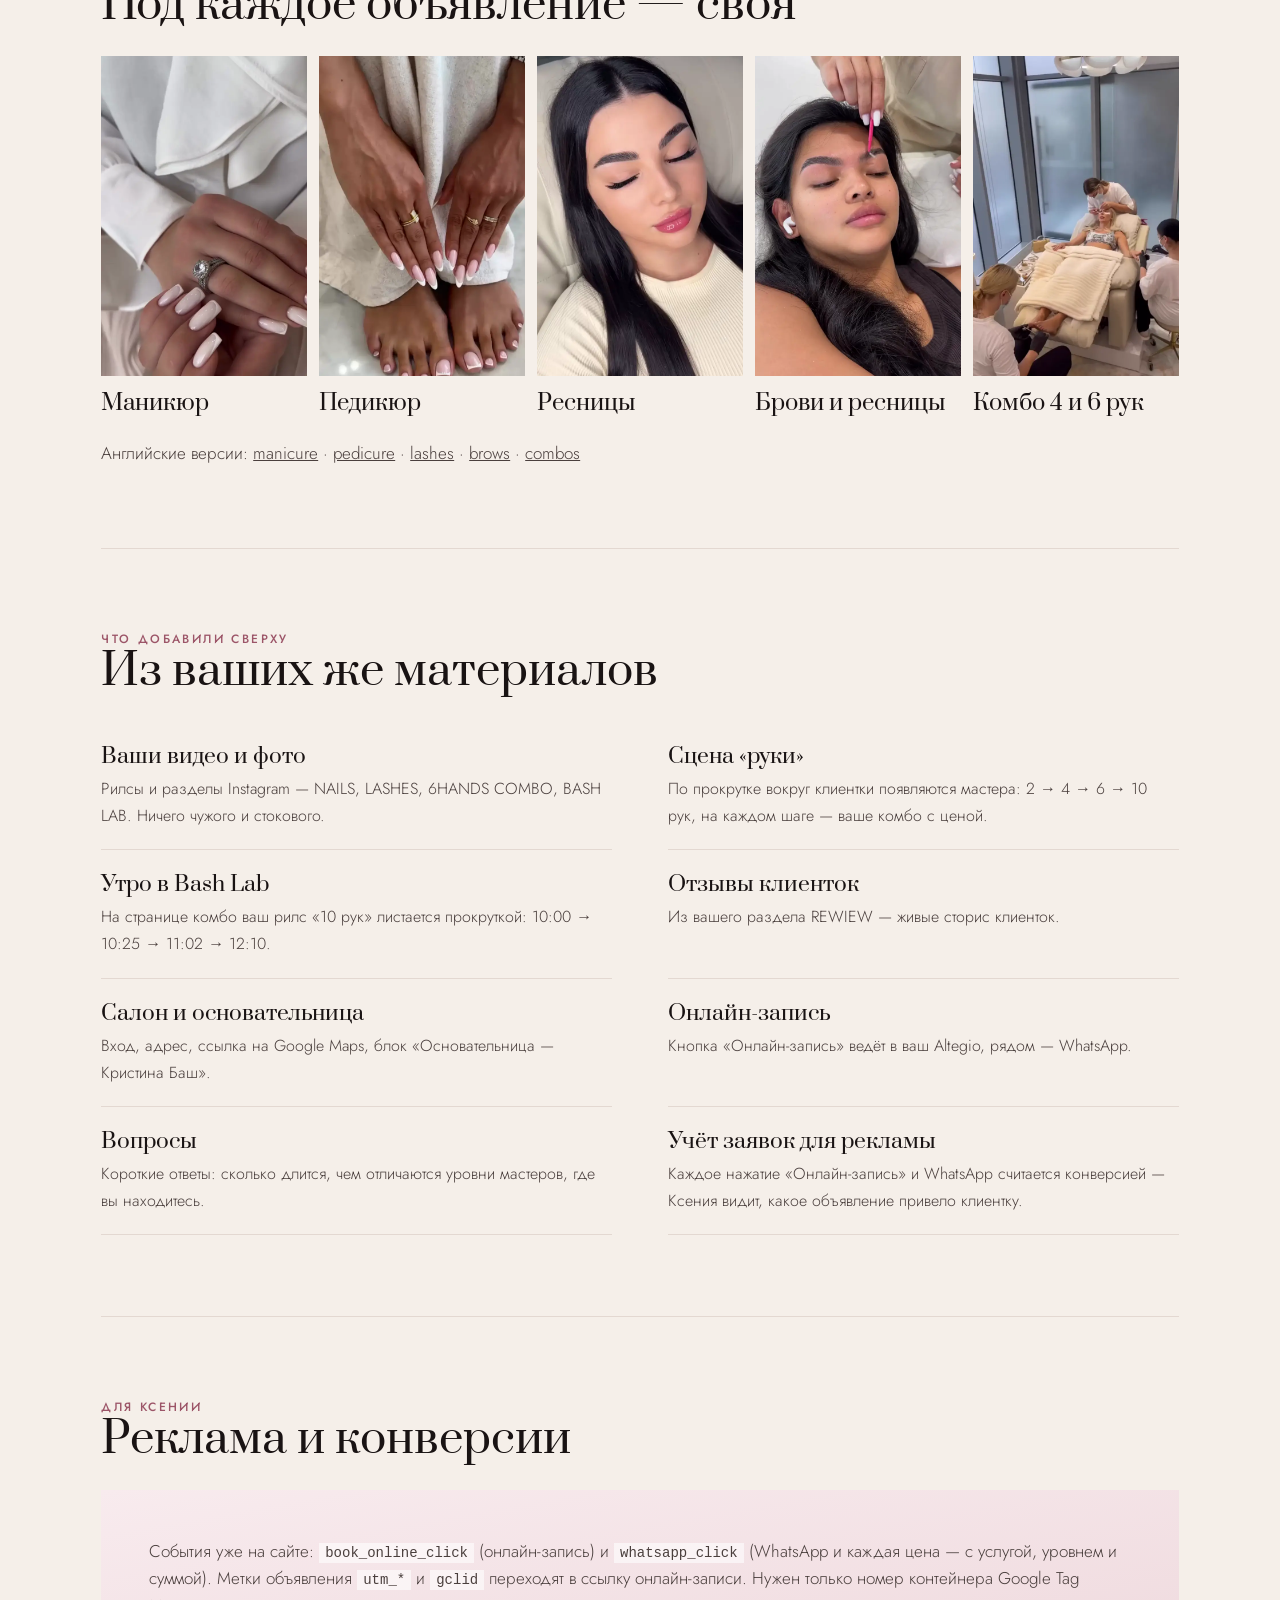
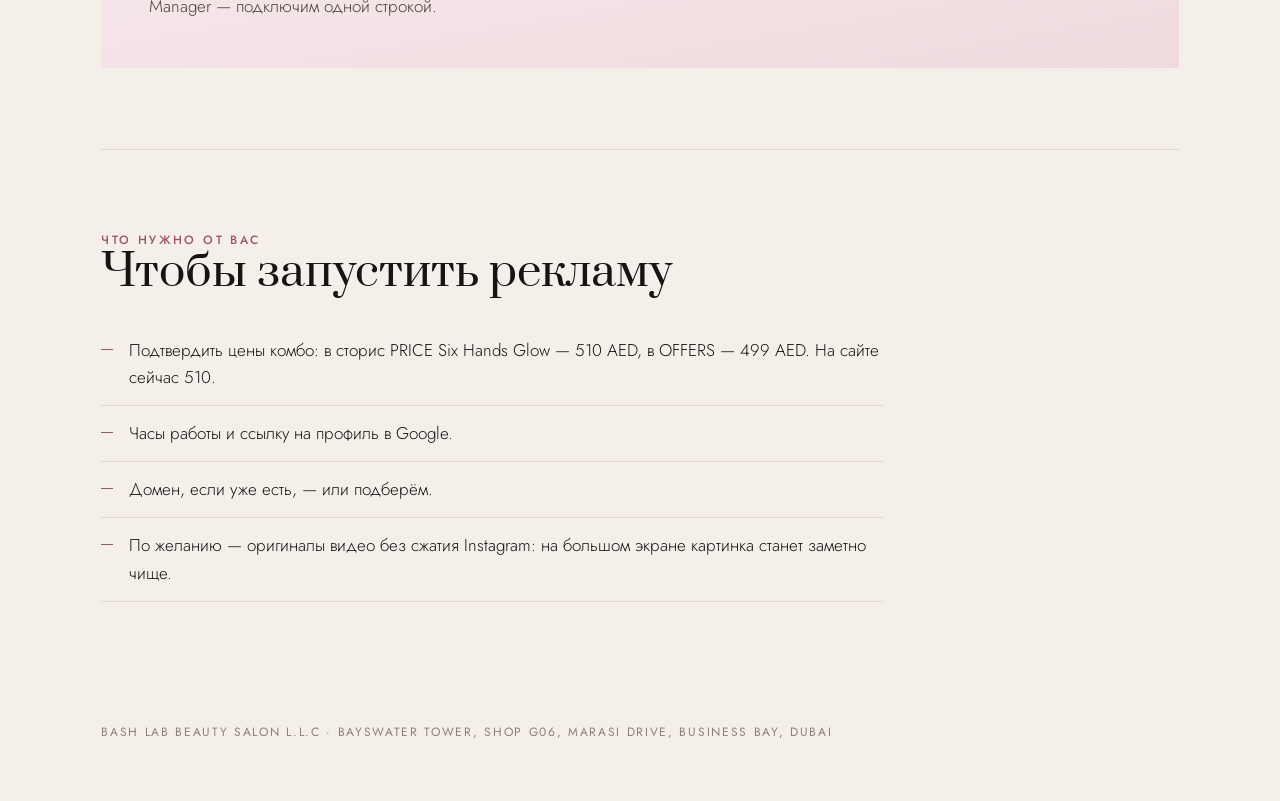
<file: obzor.html>
<!doctype html>
<html lang="ru">
<head>
<meta charset="utf-8">
<meta name="viewport" content="width=device-width, initial-scale=1">
<meta name="robots" content="noindex, nofollow">
<title>BASH LAB — сайт для рекламы: что сделано</title>
<link rel="icon" href="assets/img/bl.svg" type="image/svg+xml">
<link rel="preconnect" href="https://fonts.googleapis.com">
<link rel="preconnect" href="https://fonts.gstatic.com" crossorigin>
<link href="https://fonts.googleapis.com/css2?family=Prata&family=Jost:wght@300;400;500&display=swap" rel="stylesheet">
<style>
:root{--ivory:#f5efe9;--paper:#fbf8f5;--ink:#191313;--ink2:#4a3f3d;--line:#e3d8d1;--blush:#f1dfe2;--rose:#9c5568;--pad:clamp(18px,4vw,56px)}
*{box-sizing:border-box;margin:0;padding:0}
body{background:var(--ivory);color:var(--ink);font:300 17px/1.6 'Jost',Arial,sans-serif;-webkit-font-smoothing:antialiased}
a{color:inherit}
.wrap{max-width:1180px;margin:0 auto;padding:0 var(--pad)}
.top{display:flex;align-items:center;gap:14px;padding:28px 0;font:300 14px 'Jost';letter-spacing:.4em}
.top img{width:30px;height:30px}
h1{font:400 clamp(40px,6vw,84px)/1.05 'Prata',Georgia,serif;margin:40px 0 18px}
h2{font:400 clamp(28px,3.4vw,46px)/1.1 'Prata',Georgia,serif;margin-bottom:26px}
.eyebrow{font:500 12px 'Jost';letter-spacing:.2em;text-transform:uppercase;color:var(--rose)}
.lead{max-width:40em;color:var(--ink2)}
section{padding:clamp(56px,9vh,100px) 0;border-top:1px solid var(--line)}
.hero{padding-bottom:40px;border:0}
.cta{display:inline-flex;align-items:center;height:54px;padding:0 28px;margin-top:28px;background:var(--ink);color:var(--ivory);text-decoration:none;font:500 12px 'Jost';letter-spacing:.18em;text-transform:uppercase}
.asked{list-style:none;counter-reset:n}
.asked li{display:grid;grid-template-columns:56px 1fr 1fr;gap:12px 28px;padding:26px 0;border-bottom:1px solid var(--line);counter-increment:n}
.asked li::before{content:counter(n,decimal-leading-zero);font:400 28px 'Prata',serif;color:var(--rose)}
.asked q{font:400 20px/1.35 'Prata',serif;quotes:"«" "»"}
.asked .nq{quotes:none}
.asked small{display:block;margin-top:6px;font:400 11px 'Jost';letter-spacing:.14em;text-transform:uppercase;color:#8b7f7a}
.asked .done{color:var(--ink2)}
.asked .done b{color:var(--ink);font-weight:500}
.ok{display:inline-block;margin-right:8px;color:#3d7a52;font-weight:500}
.pages{display:grid;grid-template-columns:repeat(5,1fr);gap:12px}
.pages a{display:block;text-decoration:none}
.pages .im{position:relative;aspect-ratio:9/14;overflow:hidden;background:var(--blush)}
.pages img{width:100%;height:100%;object-fit:cover;transition:transform .8s cubic-bezier(.2,.7,.1,1)}
.pages a:hover img{transform:scale(1.05)}
.pages b{display:block;margin-top:12px;font:400 22px 'Prata',serif}
.pages span{font:400 12px 'Jost';letter-spacing:.14em;text-transform:uppercase;color:#8b7f7a}
.pages span a{display:inline;text-decoration:underline;text-underline-offset:3px}
.plus{display:grid;grid-template-columns:repeat(2,1fr);gap:0 56px;list-style:none}
.plus li{padding:20px 0;border-bottom:1px solid var(--line)}
.plus b{display:block;font:400 21px 'Prata',serif;margin-bottom:4px}
.plus span{color:var(--ink2);font-size:16px}
.need{list-style:none;max-width:46em}
.need li{padding:14px 0 14px 28px;border-bottom:1px solid var(--line);position:relative}
.need li::before{content:"";position:absolute;left:0;top:26px;width:12px;height:1px;background:var(--rose)}
.card{background:linear-gradient(170deg,#f8ebee,#efdade);padding:clamp(24px,4vw,48px);color:var(--ink2)}
code{font:400 14px ui-monospace,Consolas,monospace;background:rgba(255,255,255,.6);padding:2px 6px}
.foot{padding:40px 0 60px;font:400 12px 'Jost';letter-spacing:.14em;text-transform:uppercase;color:#8b7f7a}
@media (max-width:820px){
  .asked li{grid-template-columns:40px 1fr}
  .asked .done{grid-column:2}
  .pages{grid-template-columns:repeat(2,1fr)}
  .plus{grid-template-columns:1fr}
}
</style>
</head>
<body>
<div class="wrap">
  <div class="top"><img src="assets/img/bl.svg" alt="">BASH LAB</div>

  <div class="hero">
    <p class="eyebrow">Сайт для рекламы в Google · Business Bay, Дубай</p>
    <h1>Кристина, вот что получилось</h1>
    <p class="lead">Сначала — то, что вы просили, по пунктам и вашими словами, со ссылками, где это на сайте. Ниже — что мы добавили сверху из ваших же материалов.</p>
    <a class="cta" href="ru/manicure.html">Открыть сайт</a>
  </div>

  <section>
    <p class="eyebrow">Что вы просили</p>
    <h2>Пять пунктов — все на месте</h2>
    <ol class="asked">
      <li><div><q>Одностраничный не эффективно для рекламы</q><small>и Ксения: «на каждый раздел нужна страничка»</small></div>
        <div class="done"><span class="ok">✓</span><b>5 отдельных страниц</b> — по одной на каждый раздел вашего прайса: маникюр, педикюр, наращивание ресниц, брови и ресницы, комбо. У каждой свой адрес, под каждую можно вести свою рекламную группу.</div></li>
      <li><div><q>Мы сайт только для рекламы делаем</q></div>
        <div class="done"><span class="ok">✓</span>На первом экране каждой страницы сразу <b>услуга, цена «от» и кнопки записи</b>. Отдельной главной нет — человек с объявления попадает прямо на свою услугу.</div></li>
      <li><div><q>Нам одинаково важны русский и англ</q></div>
        <div class="done"><span class="ok">✓</span><b>Каждая страница на двух языках</b>, переключатель EN / RU в шапке. Цены, составы услуг и уровни мастеров переведены, названия комбо оставлены вашими.</div></li>
      <li><div><q class="nq">Ваш прайс</q><small>6 скриншотов сторис PRICE от 3 октября</small></div>
        <div class="done"><span class="ok">✓</span><b>Все позиции и цены один в один</b>, три уровня — Master, Top Master, VIP Master, в AED. Оформлено как ваша розовая карточка из сторис. <a href="ru/manicure.html#prices">Посмотреть прайс</a></div></li>
      <li><div><q>У дубайцев основной способ связи — вотсап</q><small>Ксения</small></div>
        <div class="done"><span class="ok">✓</span><b>Запись в WhatsApp с подставленной услугой</b>: нажимаете на цену — открывается сообщение «Здравствуйте! Хочу записаться: Маникюр с гель-лаком, Топ-мастер (250 AED)». Админу не нужно переспрашивать.</div></li>
    </ol>
  </section>

  <section>
    <p class="eyebrow">Пять страниц</p>
    <h2>Под каждое объявление — своя</h2>
    <div class="pages">
      <a href="ru/manicure.html"><div class="im"><img src="assets/video/mani-satin.webp" alt=""></div><b>Маникюр</b></a>
      <a href="ru/pedicure.html"><div class="im"><img src="assets/video/pedi-french.webp" alt=""></div><b>Педикюр</b></a>
      <a href="ru/lashes.html"><div class="im"><img src="assets/video/lash-open.webp" alt=""></div><b>Ресницы</b></a>
      <a href="ru/brows.html"><div class="im"><img src="assets/video/brow-map.webp" alt=""></div><b>Брови и ресницы</b></a>
      <a href="ru/combos.html"><div class="im"><img src="assets/video/combo-top.webp" alt=""></div><b>Комбо 4 и 6 рук</b></a>
    </div>
    <p class="lead" style="margin-top:22px">Английские версии: <a href="manicure.html">manicure</a> · <a href="pedicure.html">pedicure</a> · <a href="lashes.html">lashes</a> · <a href="brows.html">brows</a> · <a href="combos.html">combos</a></p>
  </section>

  <section>
    <p class="eyebrow">Что добавили сверху</p>
    <h2>Из ваших же материалов</h2>
    <ul class="plus">
      <li><b>Ваши видео и фото</b><span>Рилсы и разделы Instagram — NAILS, LASHES, 6HANDS COMBO, BASH LAB. Ничего чужого и стокового.</span></li>
      <li><b>Сцена «руки»</b><span>По прокрутке вокруг клиентки появляются мастера: 2 → 4 → 6 → 10 рук, на каждом шаге — ваше комбо с ценой.</span></li>
      <li><b>Утро в Bash Lab</b><span>На странице комбо ваш рилс «10 рук» листается прокруткой: 10:00 → 10:25 → 11:02 → 12:10.</span></li>
      <li><b>Отзывы клиенток</b><span>Из вашего раздела REWIEW — живые сторис клиенток.</span></li>
      <li><b>Салон и основательница</b><span>Вход, адрес, ссылка на Google Maps, блок «Основательница — Кристина Баш».</span></li>
      <li><b>Онлайн-запись</b><span>Кнопка «Онлайн-запись» ведёт в ваш Altegio, рядом — WhatsApp.</span></li>
      <li><b>Вопросы</b><span>Короткие ответы: сколько длится, чем отличаются уровни мастеров, где вы находитесь.</span></li>
      <li><b>Учёт заявок для рекламы</b><span>Каждое нажатие «Онлайн-запись» и WhatsApp считается конверсией — Ксения видит, какое объявление привело клиентку.</span></li>
    </ul>
  </section>

  <section>
    <p class="eyebrow">Для Ксении</p>
    <h2>Реклама и конверсии</h2>
    <div class="card">
      <p>События уже на сайте: <code>book_online_click</code> (онлайн-запись) и <code>whatsapp_click</code> (WhatsApp и каждая цена — с услугой, уровнем и суммой). Метки объявления <code>utm_*</code> и <code>gclid</code> переходят в ссылку онлайн-записи. Нужен только номер контейнера Google Tag Manager — подключим одной строкой.</p>
    </div>
  </section>

  <section>
    <p class="eyebrow">Что нужно от вас</p>
    <h2>Чтобы запустить рекламу</h2>
    <ul class="need">
      <li>Подтвердить цены комбо: в сторис PRICE Six Hands Glow — 510 AED, в OFFERS — 499 AED. На сайте сейчас 510.</li>
      <li>Часы работы и ссылку на профиль в Google.</li>
      <li>Домен, если уже есть, — или подберём.</li>
      <li>По желанию — оригиналы видео без сжатия Instagram: на большом экране картинка станет заметно чище.</li>
    </ul>
  </section>

  <div class="foot">BASH LAB Beauty Salon L.L.C · Bayswater Tower, Shop G06, Marasi Drive, Business Bay, Dubai</div>
</div>
</body>
</html>
</file>
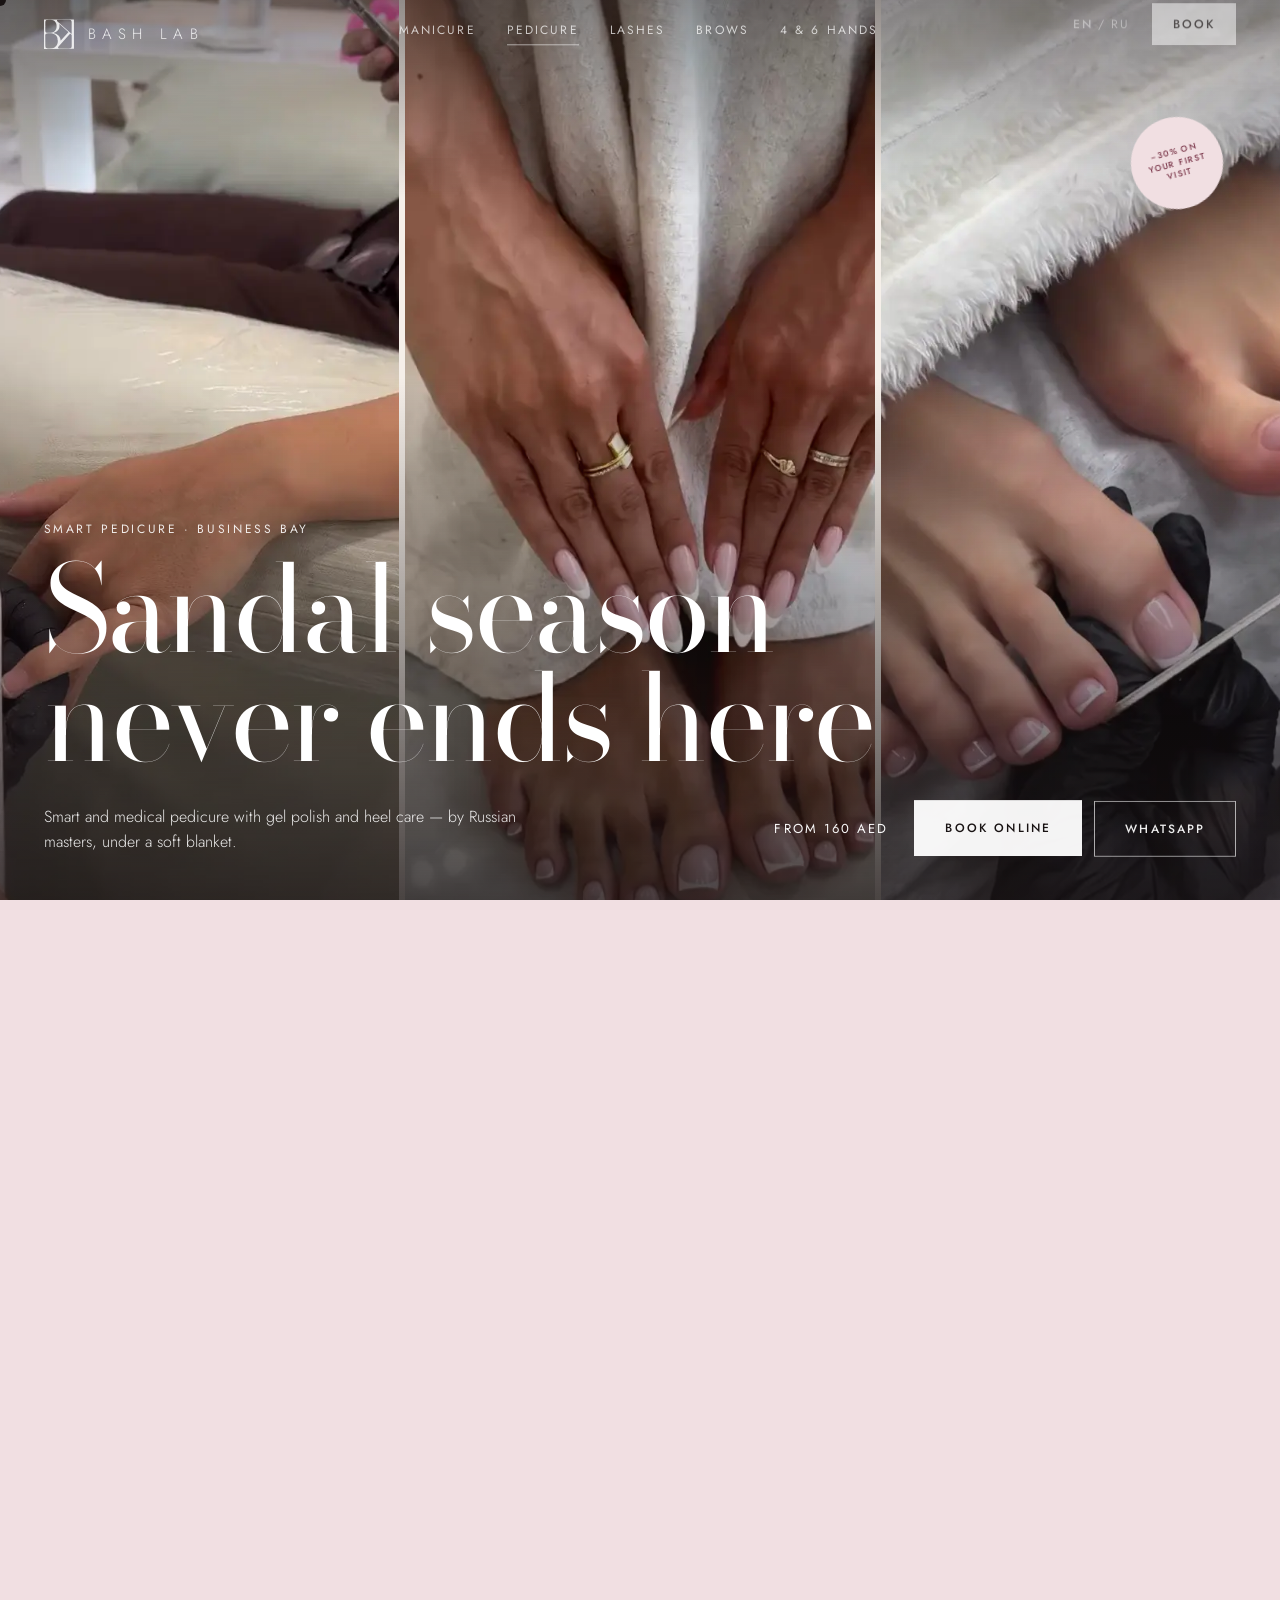
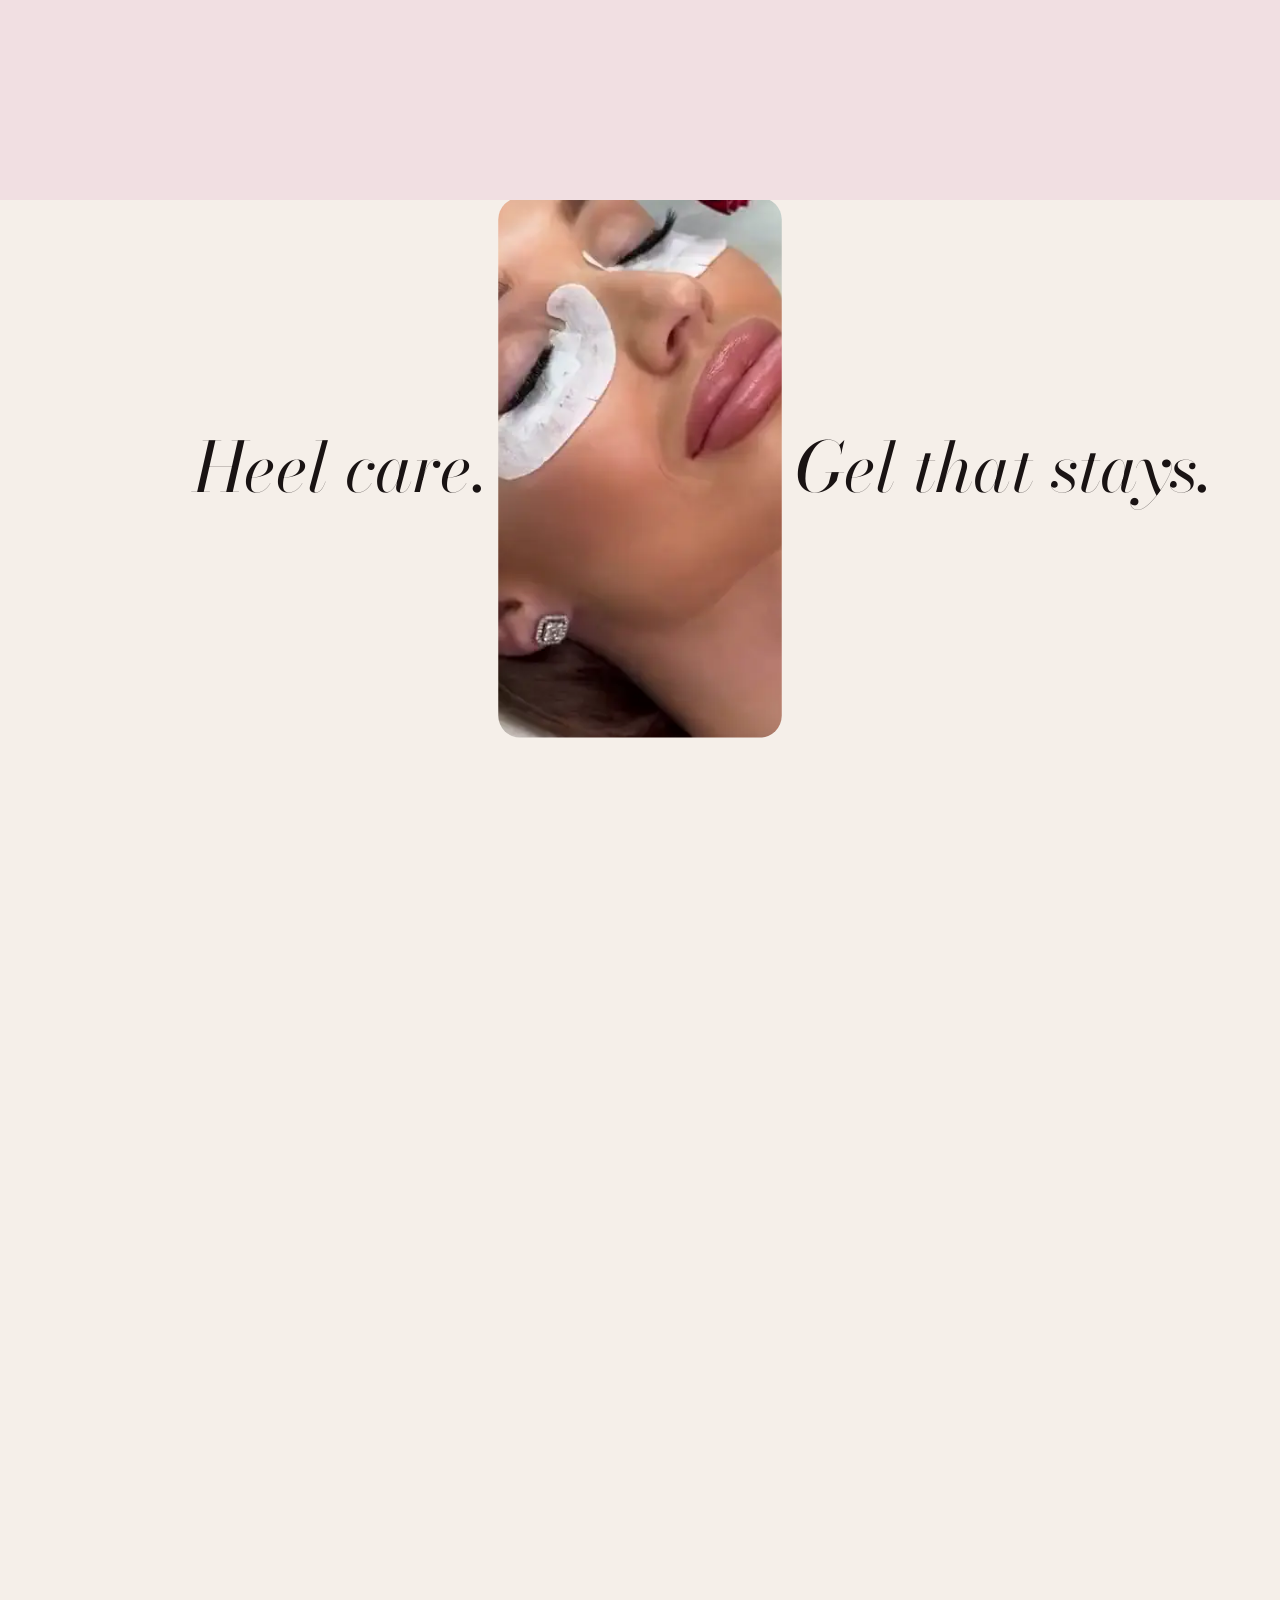
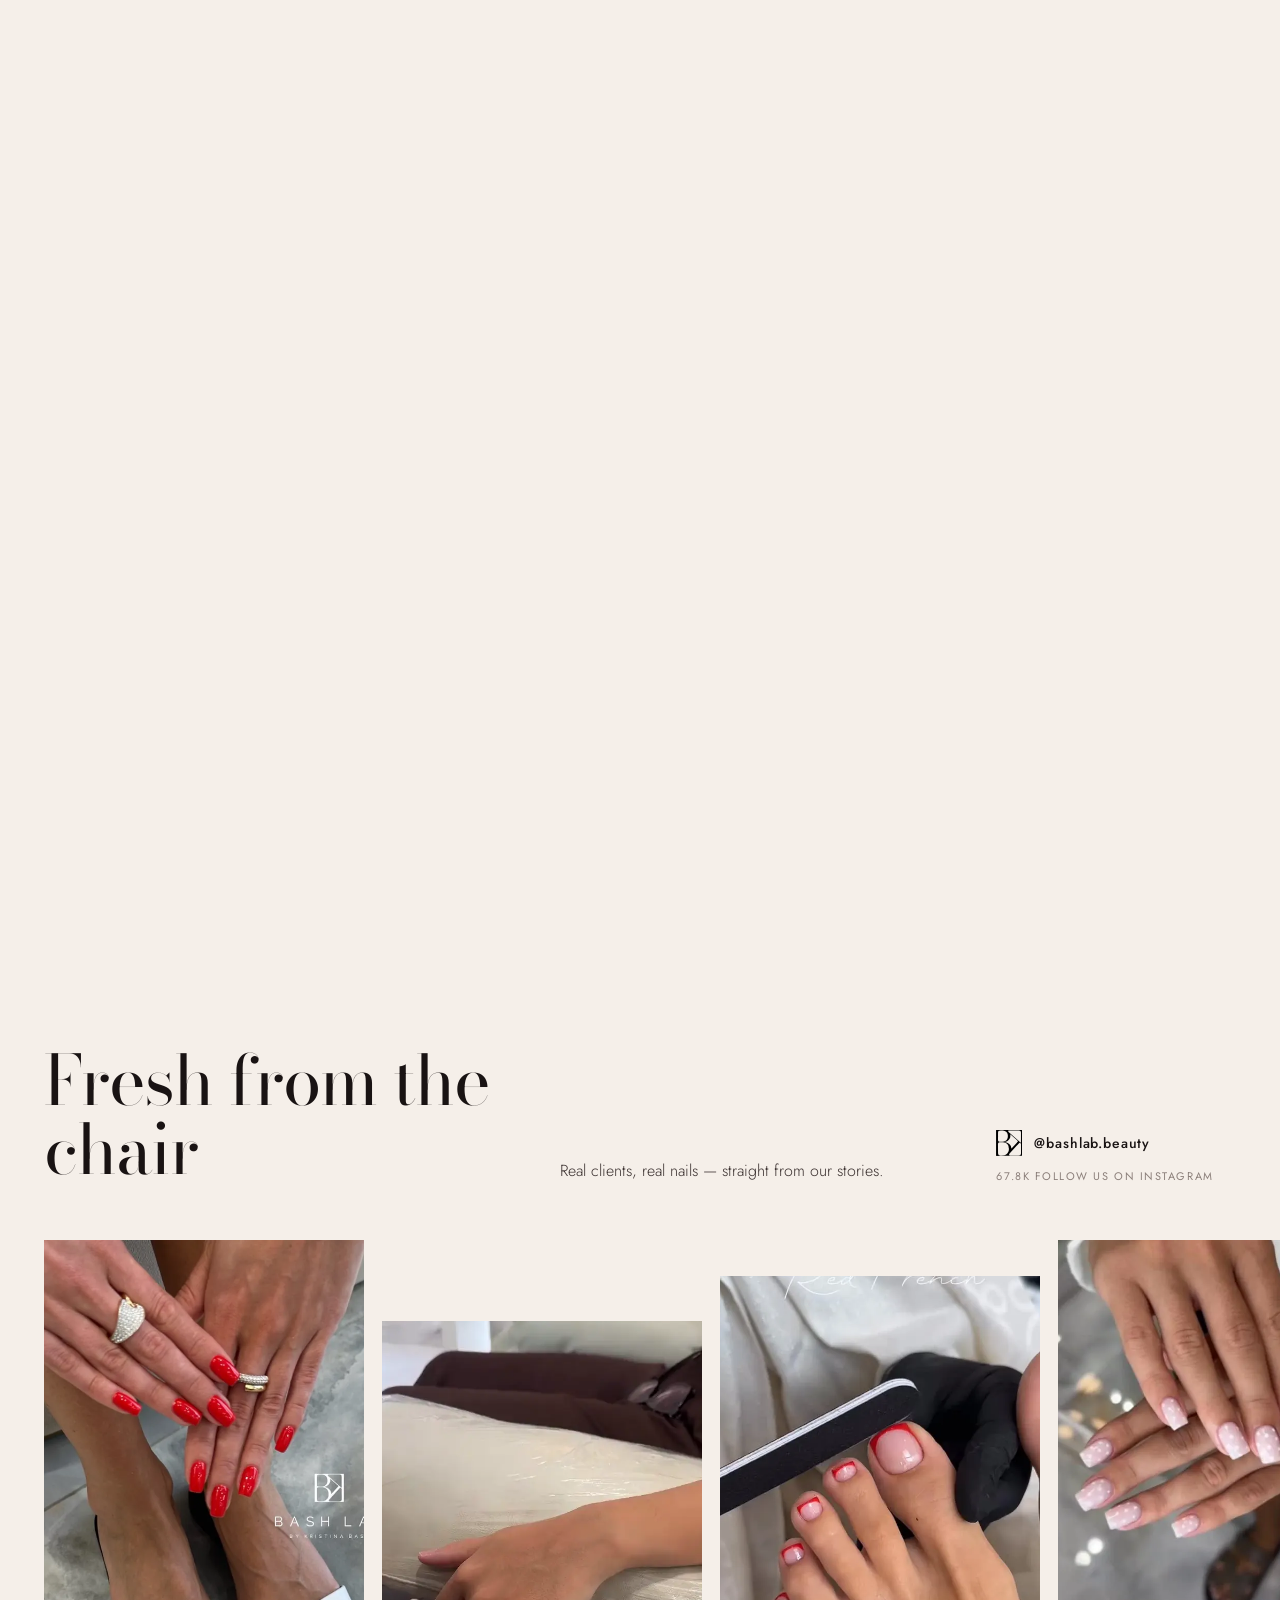
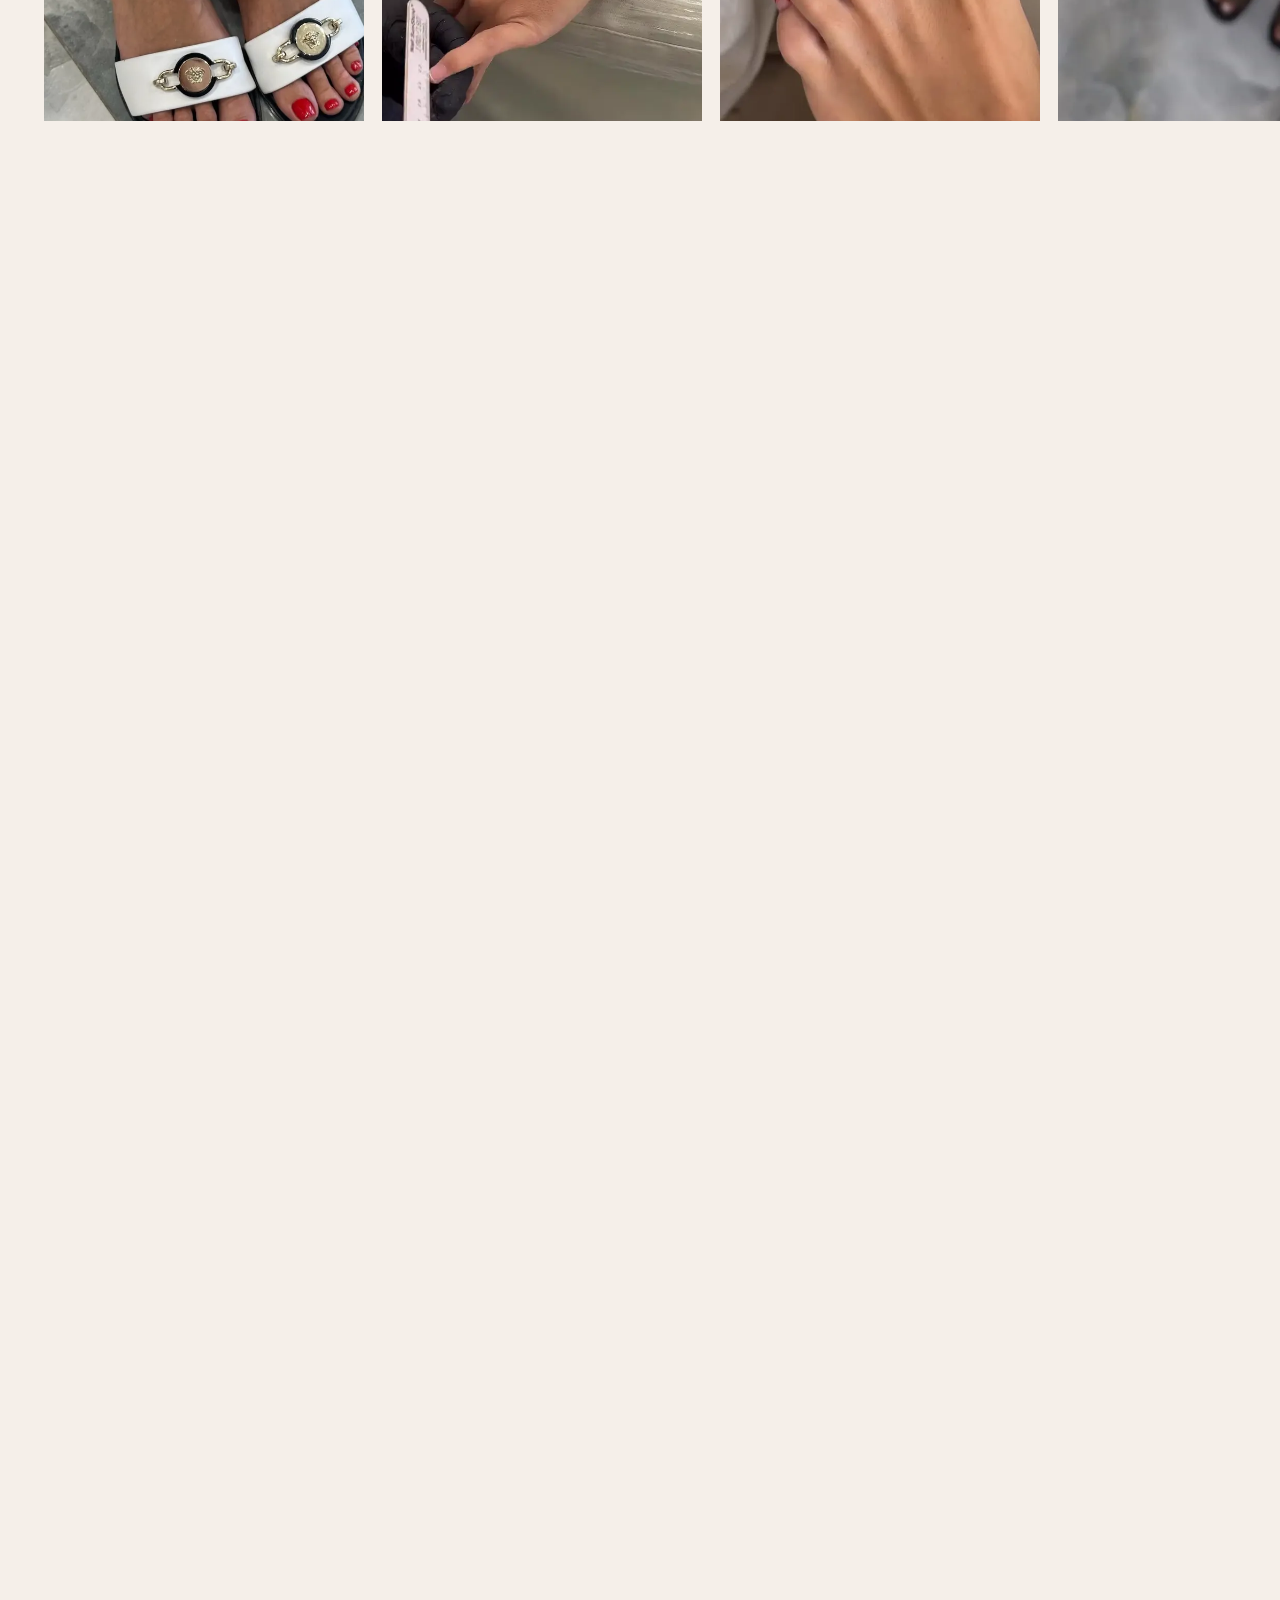
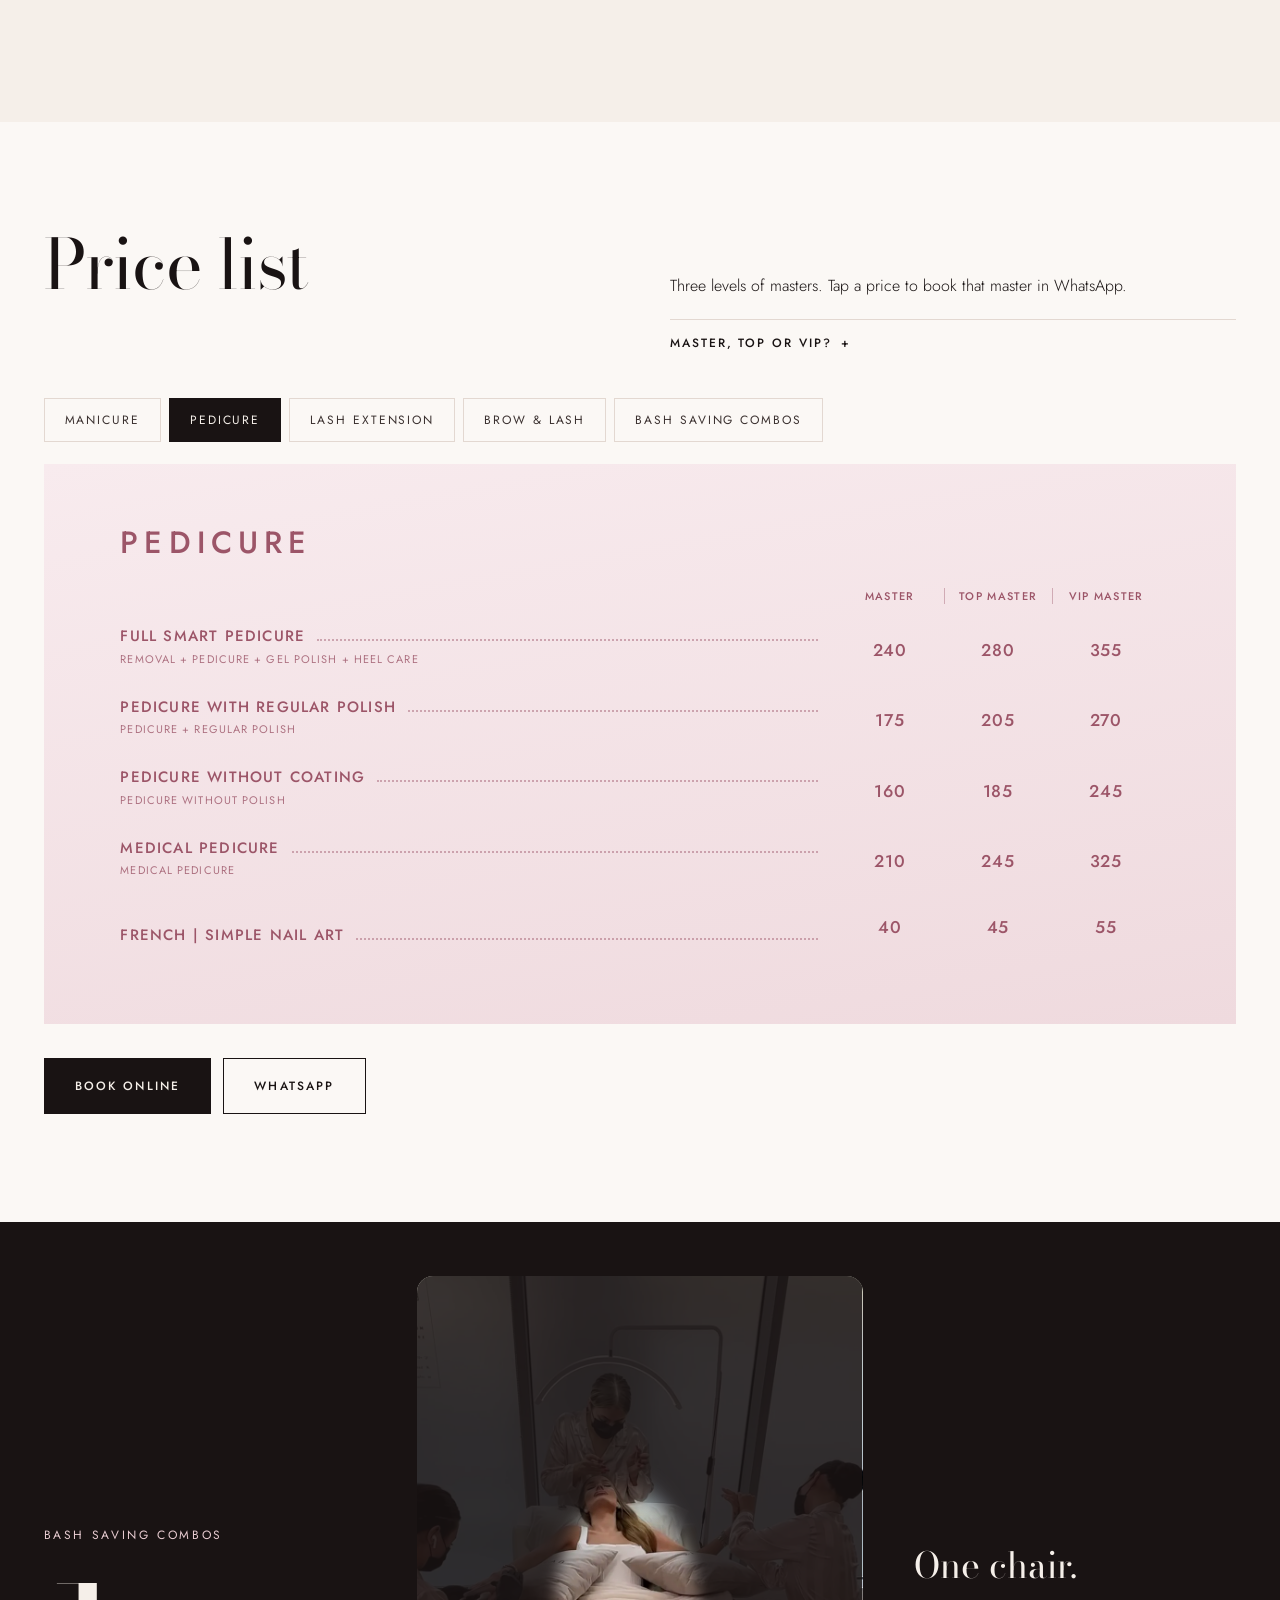
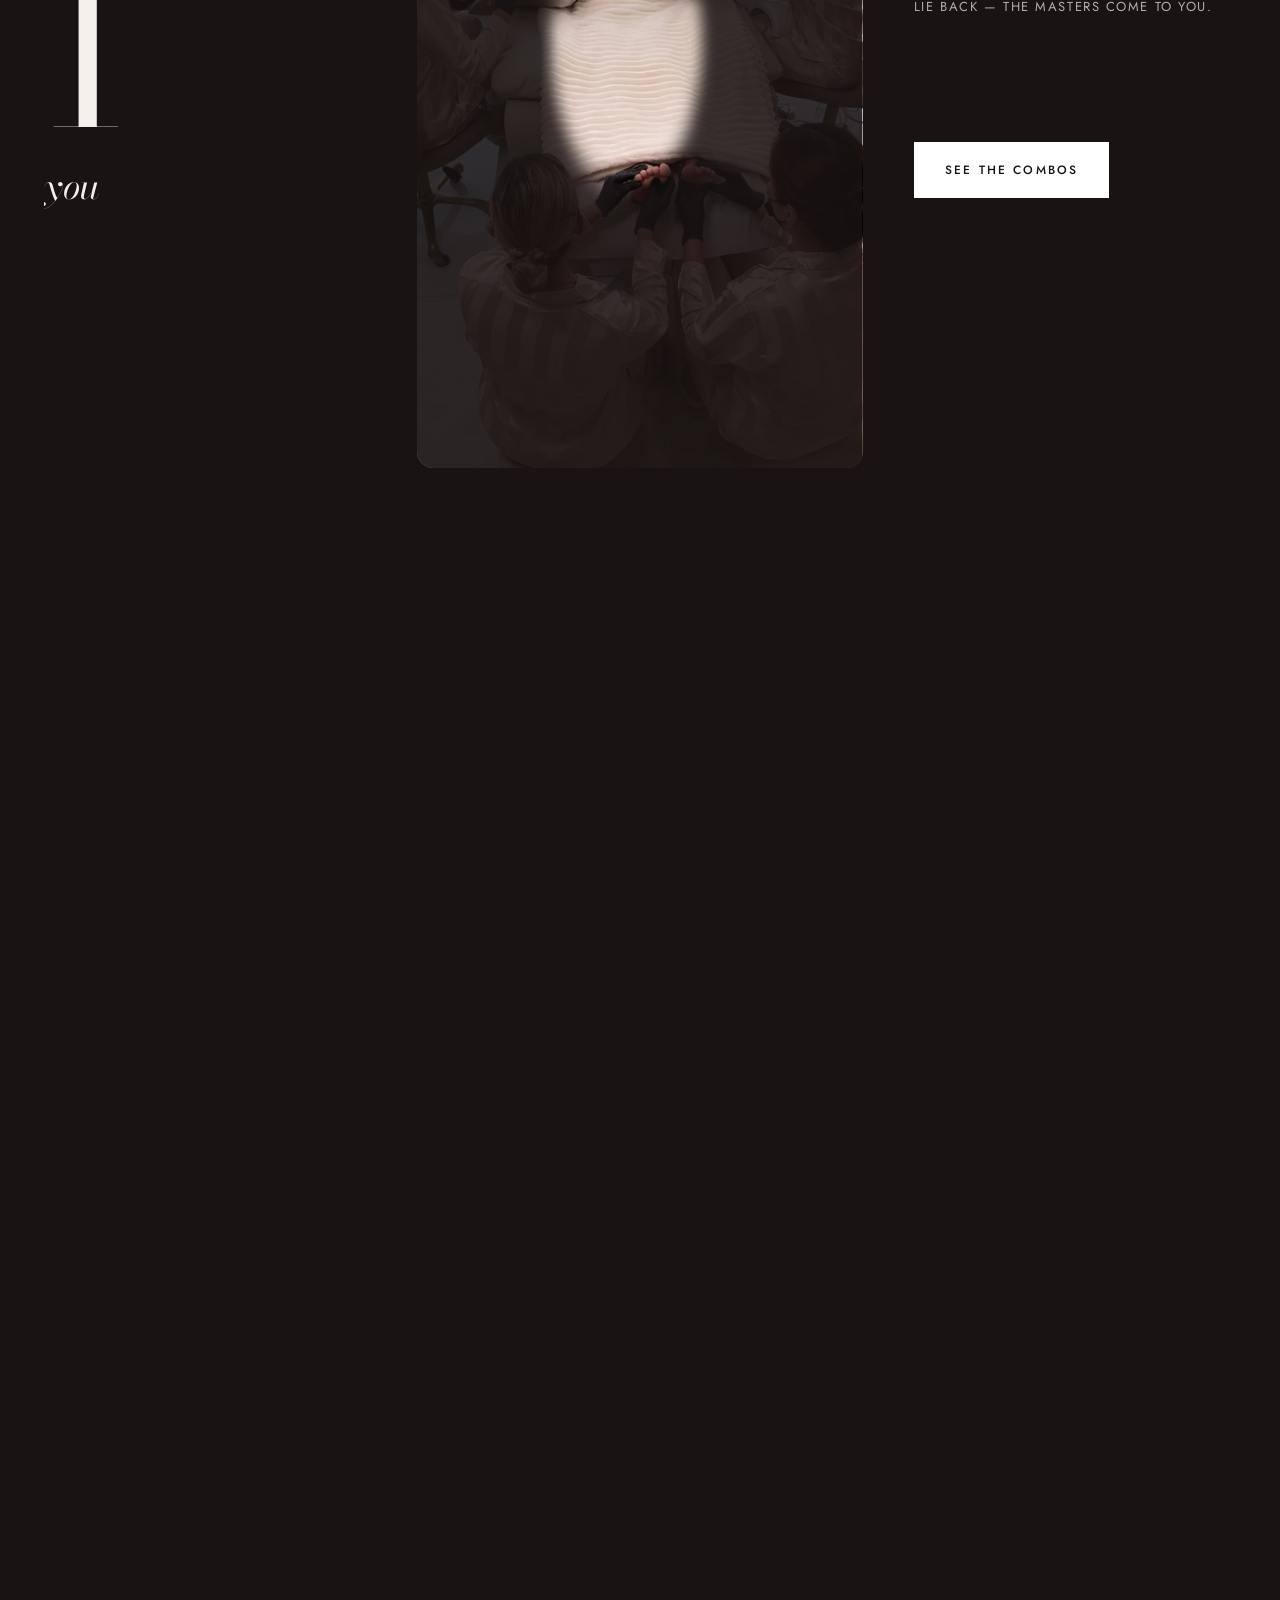
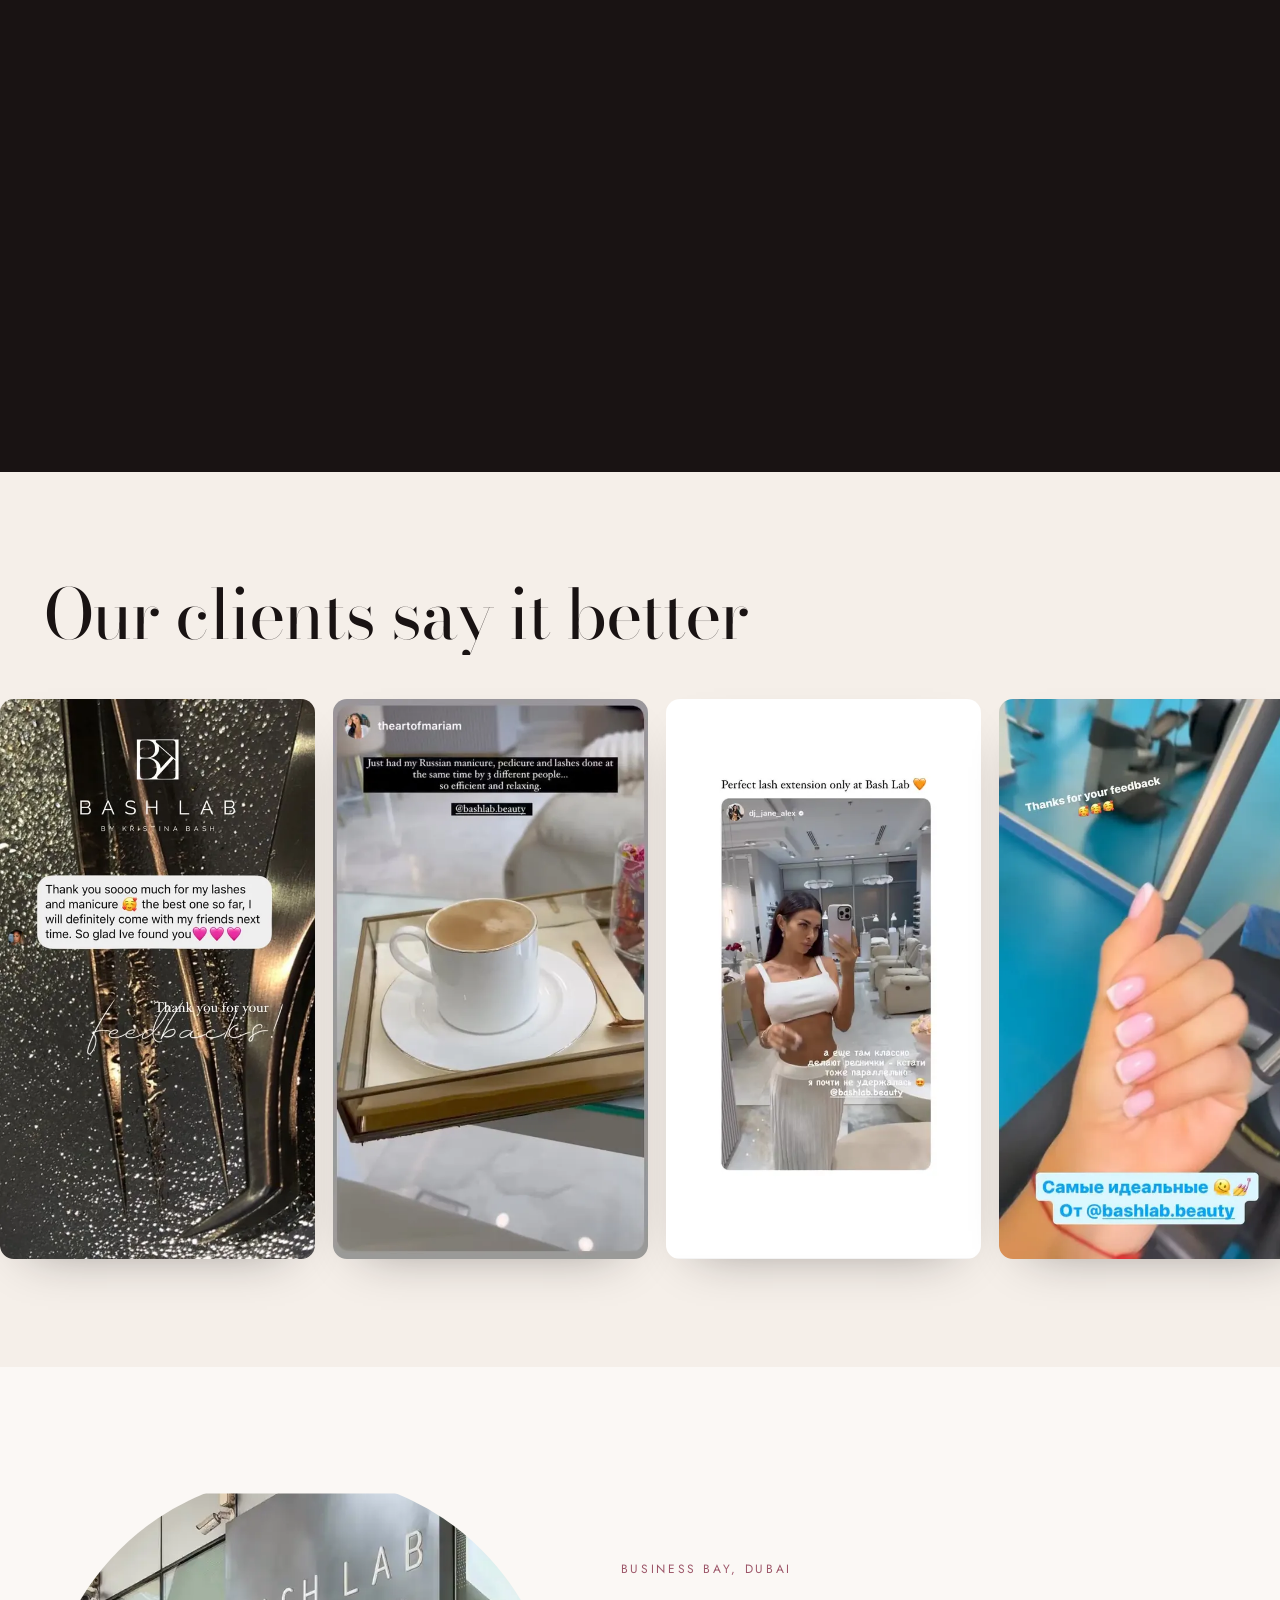
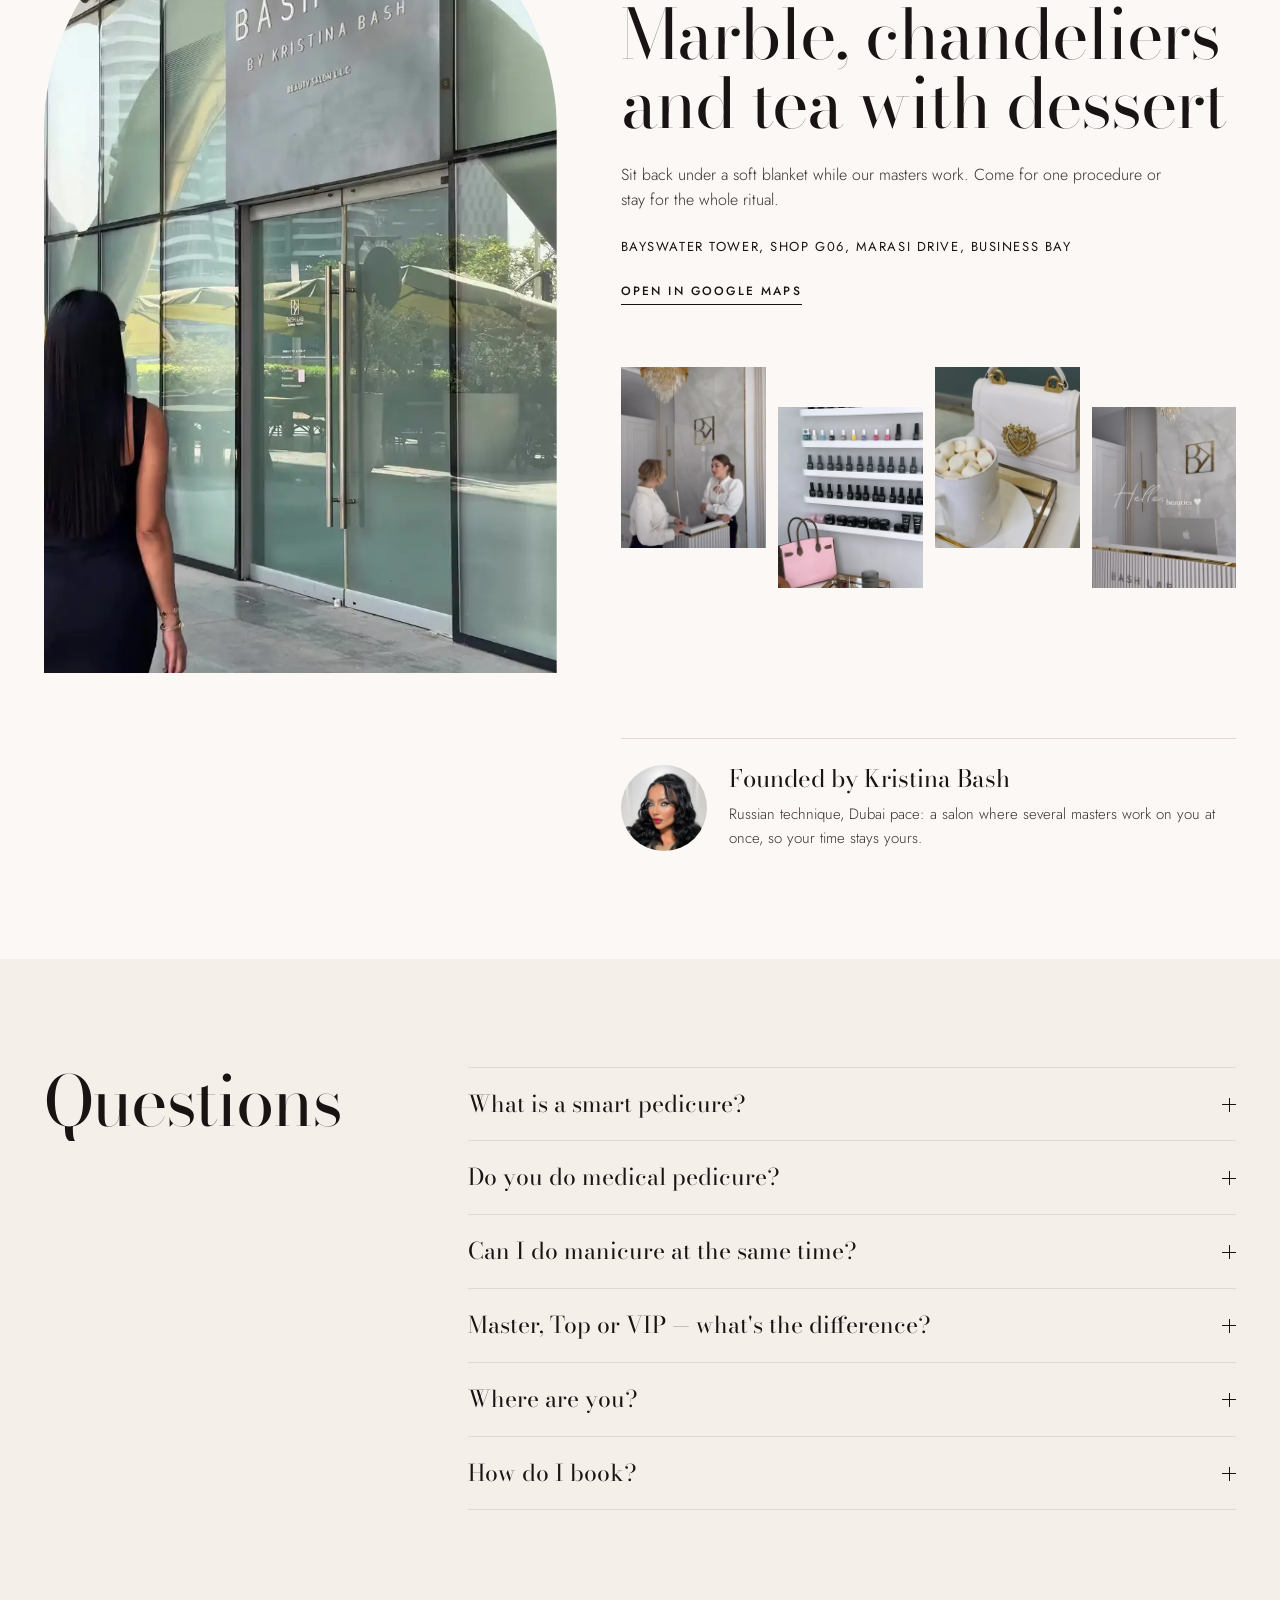
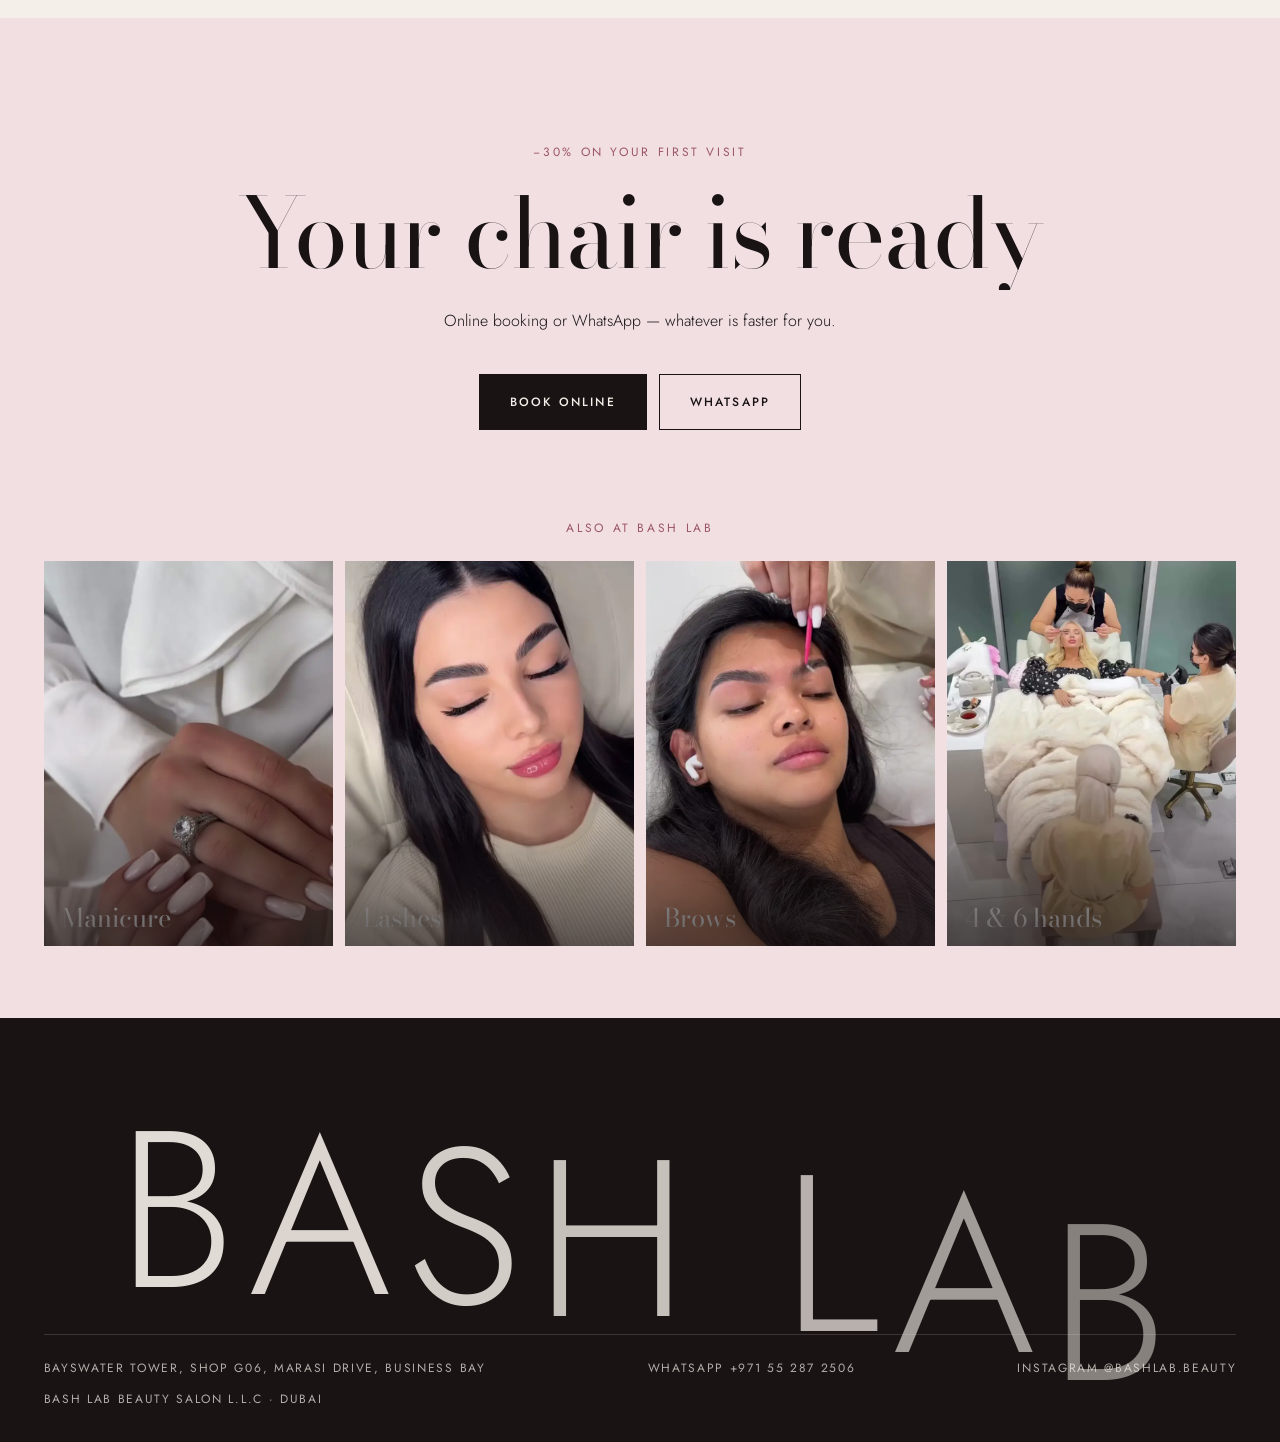
<file: pedicure.html>
<!doctype html>
<html lang="en">
<head>
<meta charset="utf-8">
<meta name="viewport" content="width=device-width, initial-scale=1, viewport-fit=cover">
<meta name="robots" content="noindex, nofollow">
<title>Smart pedicure in Business Bay, Dubai — BASH LAB</title>
<meta name="description" content="Smart and medical pedicure by Russian masters in Business Bay. Gel polish and heel care from 160 AED, −30% on your first visit.">
<link rel="alternate" hreflang="en" href="pedicure.html">
<link rel="alternate" hreflang="ru" href="ru/pedicure.html">
<meta name="theme-color" content="#f5efe9">
<link rel="icon" href="assets/img/bl.svg" type="image/svg+xml">
<link rel="preload" as="image" href="assets/video/pedi-french.webp" media="(max-width:820px)" fetchpriority="high"><link rel="preload" as="image" href="assets/video/pedi-french.webp" media="(min-width:821px)" fetchpriority="high">
<link rel="preconnect" href="https://fonts.googleapis.com">
<link rel="preconnect" href="https://fonts.gstatic.com" crossorigin>
<link href="https://fonts.googleapis.com/css2?family=Bodoni+Moda:ital,opsz,wght@0,6..96,400;0,6..96,500;1,6..96,400&family=Prata&family=Jost:wght@300;400;500&display=swap" rel="stylesheet">

<link rel="stylesheet" href="assets/css/site.css">
<script>document.documentElement.className='js';try{if(innerWidth<821||sessionStorage.getItem('bl-seen'))document.documentElement.classList.add('seen');if(sessionStorage.getItem('bl-wipe'))document.documentElement.classList.add('wiping')}catch(e){}if(matchMedia('(prefers-reduced-motion: reduce)').matches)document.documentElement.classList.add('reduced')</script>
</head>
<body data-page="pedicure">

<div class="loader" aria-hidden="true"><img class="ld-mark" src="assets/img/bl.svg" alt=""><div class="ld-word">BASH LAB</div><div class="ld-line"><i></i></div></div>
<div class="wipe" aria-hidden="true"></div>
<div class="cursor" aria-hidden="true"><span></span></div>

<header class="hd">
  <a class="brand" href="index.html" aria-label="BASH LAB"><img class="mono" src="assets/img/bl.svg" alt=""><span>BASH LAB</span></a>
  <nav class="nav"><a href="manicure.html">Manicure</a><a href="pedicure.html" aria-current="page">Pedicure</a><a href="lashes.html">Lashes</a><a href="brows.html">Brows</a><a href="combos.html">4 &amp; 6 hands</a></nav>
  <div class="hd-r">
    <a class="lang" href="ru/pedicure.html" hreflang="RU"><b>EN</b> / RU</a>
    <a class="btn btn-sm" href="https://n820329.alteg.io/company/770394/personal/select-services?o=" target="_blank" rel="noopener" data-cursor="Book">Book</a>
    <button class="burger" type="button" aria-label="Menu"><i></i><i></i></button>
  </div>
</header>
<div class="menu" aria-hidden="true"><nav><a href="manicure.html">Manicure</a><a href="pedicure.html" aria-current="page">Pedicure</a><a href="lashes.html">Lashes</a><a href="brows.html">Brows</a><a href="combos.html">4 &amp; 6 hands</a></nav><a class="lang" href="ru/pedicure.html">EN / RU</a></div>

<main>

<section class="hero" data-hero>
  <div class="hero-media"><div class="hp hp0"><video class="hv" data-src="assets/video/pedi-toes.mp4" poster="assets/video/pedi-toes.webp" muted loop playsinline preload="none"></video></div><div class="hp hp1"><video class="hv" data-src="assets/video/pedi-french.mp4" poster="assets/video/pedi-french.webp" muted loop playsinline preload="none"></video></div><div class="hp hp2"><video class="hv" data-src="assets/video/pedi-file.mp4" poster="assets/video/pedi-file.webp" muted loop playsinline preload="none"></video></div></div>
  <div class="hero-m"><video class="hv" data-src="assets/video/pedi-french.mp4" poster="assets/video/pedi-french.webp" muted loop playsinline preload="none"></video></div>
  <div class="hero-shade"></div>
  <p class="badge">−30% on your first visit</p>
  <div class="hero-txt">
    <p class="eyebrow">Smart pedicure · Business Bay</p>
    <h1 class="h1">Sandal season<br>never ends here</h1>
    <div class="hero-row">
      <p class="lead">Smart and medical pedicure with gel polish and heel care — by Russian masters, under a soft blanket.</p>
      <div class="hero-cta">
        <span class="from">from 160 AED</span>
        <a class="btn btn-light" href="https://n820329.alteg.io/company/770394/personal/select-services?o=" target="_blank" rel="noopener" data-cursor="Book">Book online</a>
        <a class="btn btn-line" href="https://wa.me/971552872506?text=Hello%21%20I%27d%20like%20to%20book%20at%20Bash%20Lab." target="_blank" rel="noopener" data-cursor="WhatsApp">WhatsApp</a>
      </div>
    </div>
  </div>
  <span class="scroll-hint">Scroll</span>
</section>

<div class="ticker" aria-hidden="true"><div class="tk"><span>Russian nails</span><img src="assets/img/bl.svg" alt=""><span>Lash extensions</span><img src="assets/img/bl.svg" alt=""><span>Brow lamination</span><img src="assets/img/bl.svg" alt=""><span>4 &amp; 6 hands combos</span><img src="assets/img/bl.svg" alt=""><span>Business Bay</span><img src="assets/img/bl.svg" alt=""><span>−30% on your first visit</span><img src="assets/img/bl.svg" alt=""></div></div>

<section class="manifesto">
  <p class="mf" data-words>In Dubai your feet are always on show. Smooth heels, neat toes and a gel that survives the beach, the pool and every pair of sandals.</p>
  <ul class="facts"><li><b>160<small>AED</small></b><span>pedicure from</span></li><li><b>2 h<small></small></b><span>smart pedicure with gel and heel care</span></li><li><b>−30%<small></small></b><span>on your first visit</span></li></ul>
</section>

<section class="film" data-film><div class="film-in"><p class="fl">Heel care.</p><div class="fm"><video class="fv" data-src="assets/video/pedi-gloves.mp4" poster="assets/video/pedi-gloves.webp" muted loop playsinline preload="none"></video></div><p class="fr">Gel that stays.</p></div></section>

<section class="wall" data-wall>
  <div class="wall-head">
    <h2 class="split">Fresh from the chair</h2>
    <p class="lead">Real clients, real nails — straight from our stories.</p>
    <a class="ig" href="https://www.instagram.com/bashlab.beauty/" target="_blank" rel="noopener" data-cursor="Instagram"><img src="assets/img/bl.svg" alt="">@bashlab.beauty<small>67.8K follow us on Instagram</small></a>
  </div>
  <div class="wall-track"><figure class="wc"><img class="wm" src="assets/img/p-red.webp" alt="" loading="lazy" decoding="async"></figure><figure class="wc"><video class="wm" data-src="assets/video/pedi-toes.mp4" poster="assets/video/pedi-toes.webp" muted loop playsinline preload="none"></video></figure><figure class="wc"><img class="wm" src="assets/img/p-fluffy.webp" alt="" loading="lazy" decoding="async"></figure><figure class="wc"><img class="wm" src="assets/img/n-sandals.webp" alt="" loading="lazy" decoding="async"></figure><figure class="wc"><img class="wm" src="assets/img/p-hands.webp" alt="" loading="lazy" decoding="async"></figure><figure class="wc"><video class="wm" data-src="assets/video/pedi-file.mp4" poster="assets/video/pedi-file.webp" muted loop playsinline preload="none"></video></figure><figure class="wc"><img class="wm" src="assets/img/n-stripes.webp" alt="" loading="lazy" decoding="async"></figure><figure class="wc"><img class="wm" src="assets/img/p-file.webp" alt="" loading="lazy" decoding="async"></figure></div>
</section>

<section class="prices" id="prices">
  <div class="pr-head">
    <h2 class="split">Price list</h2>
    <p class="lead">Three levels of masters. Tap a price to book that master in WhatsApp.</p>
    <details class="tiers"><summary>Master, Top or VIP?</summary><p>The level is the master&#x27;s experience. Same salon, same tea — pick the price that fits.</p></details>
  </div>
  <div class="tabs" role="tablist"><button type="button" role="tab" data-sec="manicure" aria-selected="false">Manicure</button><button type="button" role="tab" data-sec="pedicure" aria-selected="true">Pedicure</button><button type="button" role="tab" data-sec="lashes" aria-selected="false">Lash Extension</button><button type="button" role="tab" data-sec="brows-lashes" aria-selected="false">Brow &amp; Lash</button><button type="button" role="tab" data-sec="combos" aria-selected="false">Bash Saving Combos</button></div>
  <div class="cards"><div class="pc" data-sec="manicure" hidden><h3>Manicure</h3><ul><li class="row rh" aria-hidden="true"><div class="rn"></div><div class="rp"><span>Master</span><span>Top Master</span><span>VIP Master</span></div></li><li class="row"><div class="rn"><b>Full Manicure</b><span>Removal + manicure + gel overlay + gel polish</span></div><div class="rp"><a class="pr" href="https://wa.me/971552872506?text=Hello%21%20I%27d%20like%20to%20book%3A%20Full%20Manicure%2C%20Master%20%28230%20AED%29" target="_blank" rel="noopener" data-cursor="WhatsApp" data-t="Master">230</a><a class="pr" href="https://wa.me/971552872506?text=Hello%21%20I%27d%20like%20to%20book%3A%20Full%20Manicure%2C%20Top%20Master%20%28250%20AED%29" target="_blank" rel="noopener" data-cursor="WhatsApp" data-t="Top Master">250</a><a class="pr" href="https://wa.me/971552872506?text=Hello%21%20I%27d%20like%20to%20book%3A%20Full%20Manicure%2C%20VIP%20Master%20%28340%20AED%29" target="_blank" rel="noopener" data-cursor="WhatsApp" data-t="VIP Master">340</a></div></li><li class="row"><div class="rn"><b>Manicure with Polish Coating</b><span>Manicure + regular polish</span></div><div class="rp"><a class="pr" href="https://wa.me/971552872506?text=Hello%21%20I%27d%20like%20to%20book%3A%20Manicure%20with%20Polish%20Coating%2C%20Master%20%28160%20AED%29" target="_blank" rel="noopener" data-cursor="WhatsApp" data-t="Master">160</a><a class="pr" href="https://wa.me/971552872506?text=Hello%21%20I%27d%20like%20to%20book%3A%20Manicure%20with%20Polish%20Coating%2C%20Top%20Master%20%28175%20AED%29" target="_blank" rel="noopener" data-cursor="WhatsApp" data-t="Top Master">175</a><a class="pr" href="https://wa.me/971552872506?text=Hello%21%20I%27d%20like%20to%20book%3A%20Manicure%20with%20Polish%20Coating%2C%20VIP%20Master%20%28235%20AED%29" target="_blank" rel="noopener" data-cursor="WhatsApp" data-t="VIP Master">235</a></div></li><li class="row"><div class="rn"><b>Manicure without Coating</b><span>Manicure without polish</span></div><div class="rp"><a class="pr" href="https://wa.me/971552872506?text=Hello%21%20I%27d%20like%20to%20book%3A%20Manicure%20without%20Coating%2C%20Master%20%28130%20AED%29" target="_blank" rel="noopener" data-cursor="WhatsApp" data-t="Master">130</a><a class="pr" href="https://wa.me/971552872506?text=Hello%21%20I%27d%20like%20to%20book%3A%20Manicure%20without%20Coating%2C%20Top%20Master%20%28145%20AED%29" target="_blank" rel="noopener" data-cursor="WhatsApp" data-t="Top Master">145</a><a class="pr" href="https://wa.me/971552872506?text=Hello%21%20I%27d%20like%20to%20book%3A%20Manicure%20without%20Coating%2C%20VIP%20Master%20%28195%20AED%29" target="_blank" rel="noopener" data-cursor="WhatsApp" data-t="VIP Master">195</a></div></li><li class="row"><div class="rn"><b>Japanese Manicure</b><span>Japanese nail care technique</span></div><div class="rp"><a class="pr" href="https://wa.me/971552872506?text=Hello%21%20I%27d%20like%20to%20book%3A%20Japanese%20Manicure%2C%20Master%20%28190%20AED%29" target="_blank" rel="noopener" data-cursor="WhatsApp" data-t="Master">190</a><a class="pr" href="https://wa.me/971552872506?text=Hello%21%20I%27d%20like%20to%20book%3A%20Japanese%20Manicure%2C%20Top%20Master%20%28220%20AED%29" target="_blank" rel="noopener" data-cursor="WhatsApp" data-t="Top Master">220</a><a class="pr" href="https://wa.me/971552872506?text=Hello%21%20I%27d%20like%20to%20book%3A%20Japanese%20Manicure%2C%20VIP%20Master%20%28300%20AED%29" target="_blank" rel="noopener" data-cursor="WhatsApp" data-t="VIP Master">300</a></div></li><li class="row"><div class="rn"><b>Nail Extensions</b><span>Removal + manicure + extensions + gel polish</span></div><div class="rp"><a class="pr" href="https://wa.me/971552872506?text=Hello%21%20I%27d%20like%20to%20book%3A%20Nail%20Extensions%2C%20Master%20%28from%20370%20AED%29" target="_blank" rel="noopener" data-cursor="WhatsApp" data-t="Master">from 370</a><a class="pr" href="https://wa.me/971552872506?text=Hello%21%20I%27d%20like%20to%20book%3A%20Nail%20Extensions%2C%20Top%20Master%20%28from%20420%20AED%29" target="_blank" rel="noopener" data-cursor="WhatsApp" data-t="Top Master">from 420</a><a class="pr" href="https://wa.me/971552872506?text=Hello%21%20I%27d%20like%20to%20book%3A%20Nail%20Extensions%2C%20VIP%20Master%20%28from%20540%20AED%29" target="_blank" rel="noopener" data-cursor="WhatsApp" data-t="VIP Master">from 540</a></div></li><li class="row"><div class="rn"><b>Nail Extension Refill</b><span>Removal + manicure + refill + gel polish</span></div><div class="rp"><a class="pr" href="https://wa.me/971552872506?text=Hello%21%20I%27d%20like%20to%20book%3A%20Nail%20Extension%20Refill%2C%20Master%20%28310%20AED%29" target="_blank" rel="noopener" data-cursor="WhatsApp" data-t="Master">310</a><a class="pr" href="https://wa.me/971552872506?text=Hello%21%20I%27d%20like%20to%20book%3A%20Nail%20Extension%20Refill%2C%20Top%20Master%20%28350%20AED%29" target="_blank" rel="noopener" data-cursor="WhatsApp" data-t="Top Master">350</a><a class="pr" href="https://wa.me/971552872506?text=Hello%21%20I%27d%20like%20to%20book%3A%20Nail%20Extension%20Refill%2C%20VIP%20Master%20%28450%20AED%29" target="_blank" rel="noopener" data-cursor="WhatsApp" data-t="VIP Master">450</a></div></li><li class="row"><div class="rn"><b>French | Simple Nail Art</b></div><div class="rp"><a class="pr" href="https://wa.me/971552872506?text=Hello%21%20I%27d%20like%20to%20book%3A%20French%20%7C%20Simple%20Nail%20Art%2C%20Master%20%2840%20AED%29" target="_blank" rel="noopener" data-cursor="WhatsApp" data-t="Master">40</a><a class="pr" href="https://wa.me/971552872506?text=Hello%21%20I%27d%20like%20to%20book%3A%20French%20%7C%20Simple%20Nail%20Art%2C%20Top%20Master%20%2845%20AED%29" target="_blank" rel="noopener" data-cursor="WhatsApp" data-t="Top Master">45</a><a class="pr" href="https://wa.me/971552872506?text=Hello%21%20I%27d%20like%20to%20book%3A%20French%20%7C%20Simple%20Nail%20Art%2C%20VIP%20Master%20%2855%20AED%29" target="_blank" rel="noopener" data-cursor="WhatsApp" data-t="VIP Master">55</a></div></li></ul></div><div class="pc" data-sec="pedicure"><h3>Pedicure</h3><ul><li class="row rh" aria-hidden="true"><div class="rn"></div><div class="rp"><span>Master</span><span>Top Master</span><span>VIP Master</span></div></li><li class="row"><div class="rn"><b>Full Smart Pedicure</b><span>Removal + pedicure + gel polish + heel care</span></div><div class="rp"><a class="pr" href="https://wa.me/971552872506?text=Hello%21%20I%27d%20like%20to%20book%3A%20Full%20Smart%20Pedicure%2C%20Master%20%28240%20AED%29" target="_blank" rel="noopener" data-cursor="WhatsApp" data-t="Master">240</a><a class="pr" href="https://wa.me/971552872506?text=Hello%21%20I%27d%20like%20to%20book%3A%20Full%20Smart%20Pedicure%2C%20Top%20Master%20%28280%20AED%29" target="_blank" rel="noopener" data-cursor="WhatsApp" data-t="Top Master">280</a><a class="pr" href="https://wa.me/971552872506?text=Hello%21%20I%27d%20like%20to%20book%3A%20Full%20Smart%20Pedicure%2C%20VIP%20Master%20%28355%20AED%29" target="_blank" rel="noopener" data-cursor="WhatsApp" data-t="VIP Master">355</a></div></li><li class="row"><div class="rn"><b>Pedicure with Regular Polish</b><span>Pedicure + regular polish</span></div><div class="rp"><a class="pr" href="https://wa.me/971552872506?text=Hello%21%20I%27d%20like%20to%20book%3A%20Pedicure%20with%20Regular%20Polish%2C%20Master%20%28175%20AED%29" target="_blank" rel="noopener" data-cursor="WhatsApp" data-t="Master">175</a><a class="pr" href="https://wa.me/971552872506?text=Hello%21%20I%27d%20like%20to%20book%3A%20Pedicure%20with%20Regular%20Polish%2C%20Top%20Master%20%28205%20AED%29" target="_blank" rel="noopener" data-cursor="WhatsApp" data-t="Top Master">205</a><a class="pr" href="https://wa.me/971552872506?text=Hello%21%20I%27d%20like%20to%20book%3A%20Pedicure%20with%20Regular%20Polish%2C%20VIP%20Master%20%28270%20AED%29" target="_blank" rel="noopener" data-cursor="WhatsApp" data-t="VIP Master">270</a></div></li><li class="row"><div class="rn"><b>Pedicure without Coating</b><span>Pedicure without polish</span></div><div class="rp"><a class="pr" href="https://wa.me/971552872506?text=Hello%21%20I%27d%20like%20to%20book%3A%20Pedicure%20without%20Coating%2C%20Master%20%28160%20AED%29" target="_blank" rel="noopener" data-cursor="WhatsApp" data-t="Master">160</a><a class="pr" href="https://wa.me/971552872506?text=Hello%21%20I%27d%20like%20to%20book%3A%20Pedicure%20without%20Coating%2C%20Top%20Master%20%28185%20AED%29" target="_blank" rel="noopener" data-cursor="WhatsApp" data-t="Top Master">185</a><a class="pr" href="https://wa.me/971552872506?text=Hello%21%20I%27d%20like%20to%20book%3A%20Pedicure%20without%20Coating%2C%20VIP%20Master%20%28245%20AED%29" target="_blank" rel="noopener" data-cursor="WhatsApp" data-t="VIP Master">245</a></div></li><li class="row"><div class="rn"><b>Medical Pedicure</b><span>Medical pedicure</span></div><div class="rp"><a class="pr" href="https://wa.me/971552872506?text=Hello%21%20I%27d%20like%20to%20book%3A%20Medical%20Pedicure%2C%20Master%20%28210%20AED%29" target="_blank" rel="noopener" data-cursor="WhatsApp" data-t="Master">210</a><a class="pr" href="https://wa.me/971552872506?text=Hello%21%20I%27d%20like%20to%20book%3A%20Medical%20Pedicure%2C%20Top%20Master%20%28245%20AED%29" target="_blank" rel="noopener" data-cursor="WhatsApp" data-t="Top Master">245</a><a class="pr" href="https://wa.me/971552872506?text=Hello%21%20I%27d%20like%20to%20book%3A%20Medical%20Pedicure%2C%20VIP%20Master%20%28325%20AED%29" target="_blank" rel="noopener" data-cursor="WhatsApp" data-t="VIP Master">325</a></div></li><li class="row"><div class="rn"><b>French | Simple Nail Art</b></div><div class="rp"><a class="pr" href="https://wa.me/971552872506?text=Hello%21%20I%27d%20like%20to%20book%3A%20French%20%7C%20Simple%20Nail%20Art%2C%20Master%20%2840%20AED%29" target="_blank" rel="noopener" data-cursor="WhatsApp" data-t="Master">40</a><a class="pr" href="https://wa.me/971552872506?text=Hello%21%20I%27d%20like%20to%20book%3A%20French%20%7C%20Simple%20Nail%20Art%2C%20Top%20Master%20%2845%20AED%29" target="_blank" rel="noopener" data-cursor="WhatsApp" data-t="Top Master">45</a><a class="pr" href="https://wa.me/971552872506?text=Hello%21%20I%27d%20like%20to%20book%3A%20French%20%7C%20Simple%20Nail%20Art%2C%20VIP%20Master%20%2855%20AED%29" target="_blank" rel="noopener" data-cursor="WhatsApp" data-t="VIP Master">55</a></div></li></ul></div><div class="pc" data-sec="lashes" hidden><h3>Lash Extension</h3><ul><li class="row rh" aria-hidden="true"><div class="rn"></div><div class="rp"><span>Master</span><span>Top Master</span><span>VIP Master</span></div></li><li class="row"><div class="rn"><b>Classic</b></div><div class="rp"><a class="pr" href="https://wa.me/971552872506?text=Hello%21%20I%27d%20like%20to%20book%3A%20Classic%2C%20Master%20%28250%20AED%29" target="_blank" rel="noopener" data-cursor="WhatsApp" data-t="Master">250</a><a class="pr" href="https://wa.me/971552872506?text=Hello%21%20I%27d%20like%20to%20book%3A%20Classic%2C%20Top%20Master%20%28290%20AED%29" target="_blank" rel="noopener" data-cursor="WhatsApp" data-t="Top Master">290</a><a class="pr" href="https://wa.me/971552872506?text=Hello%21%20I%27d%20like%20to%20book%3A%20Classic%2C%20VIP%20Master%20%28340%20AED%29" target="_blank" rel="noopener" data-cursor="WhatsApp" data-t="VIP Master">340</a></div></li><li class="row"><div class="rn"><b>2D Volume</b></div><div class="rp"><a class="pr" href="https://wa.me/971552872506?text=Hello%21%20I%27d%20like%20to%20book%3A%202D%20Volume%2C%20Master%20%28290%20AED%29" target="_blank" rel="noopener" data-cursor="WhatsApp" data-t="Master">290</a><a class="pr" href="https://wa.me/971552872506?text=Hello%21%20I%27d%20like%20to%20book%3A%202D%20Volume%2C%20Top%20Master%20%28350%20AED%29" target="_blank" rel="noopener" data-cursor="WhatsApp" data-t="Top Master">350</a><a class="pr" href="https://wa.me/971552872506?text=Hello%21%20I%27d%20like%20to%20book%3A%202D%20Volume%2C%20VIP%20Master%20%28380%20AED%29" target="_blank" rel="noopener" data-cursor="WhatsApp" data-t="VIP Master">380</a></div></li><li class="row"><div class="rn"><b>3D Volume</b></div><div class="rp"><a class="pr" href="https://wa.me/971552872506?text=Hello%21%20I%27d%20like%20to%20book%3A%203D%20Volume%2C%20Master%20%28330%20AED%29" target="_blank" rel="noopener" data-cursor="WhatsApp" data-t="Master">330</a><a class="pr" href="https://wa.me/971552872506?text=Hello%21%20I%27d%20like%20to%20book%3A%203D%20Volume%2C%20Top%20Master%20%28390%20AED%29" target="_blank" rel="noopener" data-cursor="WhatsApp" data-t="Top Master">390</a><a class="pr" href="https://wa.me/971552872506?text=Hello%21%20I%27d%20like%20to%20book%3A%203D%20Volume%2C%20VIP%20Master%20%28420%20AED%29" target="_blank" rel="noopener" data-cursor="WhatsApp" data-t="VIP Master">420</a></div></li><li class="row"><div class="rn"><b>4D Volume</b></div><div class="rp"><a class="pr" href="https://wa.me/971552872506?text=Hello%21%20I%27d%20like%20to%20book%3A%204D%20Volume%2C%20Master%20%28370%20AED%29" target="_blank" rel="noopener" data-cursor="WhatsApp" data-t="Master">370</a><a class="pr" href="https://wa.me/971552872506?text=Hello%21%20I%27d%20like%20to%20book%3A%204D%20Volume%2C%20Top%20Master%20%28430%20AED%29" target="_blank" rel="noopener" data-cursor="WhatsApp" data-t="Top Master">430</a><a class="pr" href="https://wa.me/971552872506?text=Hello%21%20I%27d%20like%20to%20book%3A%204D%20Volume%2C%20VIP%20Master%20%28460%20AED%29" target="_blank" rel="noopener" data-cursor="WhatsApp" data-t="VIP Master">460</a></div></li><li class="row"><div class="rn"><b>5D Volume</b></div><div class="rp"><a class="pr" href="https://wa.me/971552872506?text=Hello%21%20I%27d%20like%20to%20book%3A%205D%20Volume%2C%20Master%20%28410%20AED%29" target="_blank" rel="noopener" data-cursor="WhatsApp" data-t="Master">410</a><a class="pr" href="https://wa.me/971552872506?text=Hello%21%20I%27d%20like%20to%20book%3A%205D%20Volume%2C%20Top%20Master%20%28470%20AED%29" target="_blank" rel="noopener" data-cursor="WhatsApp" data-t="Top Master">470</a><a class="pr" href="https://wa.me/971552872506?text=Hello%21%20I%27d%20like%20to%20book%3A%205D%20Volume%2C%20VIP%20Master%20%28500%20AED%29" target="_blank" rel="noopener" data-cursor="WhatsApp" data-t="VIP Master">500</a></div></li><li class="row"><div class="rn"><b>Full Volume</b></div><div class="rp"><a class="pr" href="https://wa.me/971552872506?text=Hello%21%20I%27d%20like%20to%20book%3A%20Full%20Volume%2C%20Master%20%28460%20AED%29" target="_blank" rel="noopener" data-cursor="WhatsApp" data-t="Master">460</a><a class="pr" href="https://wa.me/971552872506?text=Hello%21%20I%27d%20like%20to%20book%3A%20Full%20Volume%2C%20Top%20Master%20%28520%20AED%29" target="_blank" rel="noopener" data-cursor="WhatsApp" data-t="Top Master">520</a><a class="pr" href="https://wa.me/971552872506?text=Hello%21%20I%27d%20like%20to%20book%3A%20Full%20Volume%2C%20VIP%20Master%20%28550%20AED%29" target="_blank" rel="noopener" data-cursor="WhatsApp" data-t="VIP Master">550</a></div></li><li class="row"><div class="rn"><b>L | M Curve</b></div><div class="rp"><a class="pr" href="https://wa.me/971552872506?text=Hello%21%20I%27d%20like%20to%20book%3A%20L%20%7C%20M%20Curve%2C%20Master%20%2850%20AED%29" target="_blank" rel="noopener" data-cursor="WhatsApp" data-t="Master">50</a><a class="pr" href="https://wa.me/971552872506?text=Hello%21%20I%27d%20like%20to%20book%3A%20L%20%7C%20M%20Curve%2C%20Top%20Master%20%2860%20AED%29" target="_blank" rel="noopener" data-cursor="WhatsApp" data-t="Top Master">60</a><a class="pr" href="https://wa.me/971552872506?text=Hello%21%20I%27d%20like%20to%20book%3A%20L%20%7C%20M%20Curve%2C%20VIP%20Master%20%2865%20AED%29" target="_blank" rel="noopener" data-cursor="WhatsApp" data-t="VIP Master">65</a></div></li><li class="row"><div class="rn"><b>Kim | Kylie | Anime Effect</b></div><div class="rp"><a class="pr" href="https://wa.me/971552872506?text=Hello%21%20I%27d%20like%20to%20book%3A%20Kim%20%7C%20Kylie%20%7C%20Anime%20Effect%2C%20Master%20%2845%20AED%29" target="_blank" rel="noopener" data-cursor="WhatsApp" data-t="Master">45</a><a class="pr" href="https://wa.me/971552872506?text=Hello%21%20I%27d%20like%20to%20book%3A%20Kim%20%7C%20Kylie%20%7C%20Anime%20Effect%2C%20Top%20Master%20%2855%20AED%29" target="_blank" rel="noopener" data-cursor="WhatsApp" data-t="Top Master">55</a><a class="pr" href="https://wa.me/971552872506?text=Hello%21%20I%27d%20like%20to%20book%3A%20Kim%20%7C%20Kylie%20%7C%20Anime%20Effect%2C%20VIP%20Master%20%2870%20AED%29" target="_blank" rel="noopener" data-cursor="WhatsApp" data-t="VIP Master">70</a></div></li></ul></div><div class="pc" data-sec="brows-lashes" hidden><h3>Brow &amp; Lash</h3><ul><li class="row rh" aria-hidden="true"><div class="rn"></div><div class="rp"><span>Master</span><span>Top Master</span><span>VIP Master</span></div></li><li class="row"><div class="rn"><b>Eyebrow Shaping</b></div><div class="rp"><a class="pr" href="https://wa.me/971552872506?text=Hello%21%20I%27d%20like%20to%20book%3A%20Eyebrow%20Shaping%2C%20Master%20%2890%20AED%29" target="_blank" rel="noopener" data-cursor="WhatsApp" data-t="Master">90</a><a class="pr" href="https://wa.me/971552872506?text=Hello%21%20I%27d%20like%20to%20book%3A%20Eyebrow%20Shaping%2C%20Top%20Master%20%28100%20AED%29" target="_blank" rel="noopener" data-cursor="WhatsApp" data-t="Top Master">100</a><a class="pr" href="https://wa.me/971552872506?text=Hello%21%20I%27d%20like%20to%20book%3A%20Eyebrow%20Shaping%2C%20VIP%20Master%20%28125%20AED%29" target="_blank" rel="noopener" data-cursor="WhatsApp" data-t="VIP Master">125</a></div></li><li class="row"><div class="rn"><b>Eyebrow Tinting</b></div><div class="rp"><a class="pr" href="https://wa.me/971552872506?text=Hello%21%20I%27d%20like%20to%20book%3A%20Eyebrow%20Tinting%2C%20Master%20%28115%20AED%29" target="_blank" rel="noopener" data-cursor="WhatsApp" data-t="Master">115</a><a class="pr" href="https://wa.me/971552872506?text=Hello%21%20I%27d%20like%20to%20book%3A%20Eyebrow%20Tinting%2C%20Top%20Master%20%28130%20AED%29" target="_blank" rel="noopener" data-cursor="WhatsApp" data-t="Top Master">130</a><a class="pr" href="https://wa.me/971552872506?text=Hello%21%20I%27d%20like%20to%20book%3A%20Eyebrow%20Tinting%2C%20VIP%20Master%20%28155%20AED%29" target="_blank" rel="noopener" data-cursor="WhatsApp" data-t="VIP Master">155</a></div></li><li class="row"><div class="rn"><b>Brow Lamination</b></div><div class="rp"><a class="pr" href="https://wa.me/971552872506?text=Hello%21%20I%27d%20like%20to%20book%3A%20Brow%20Lamination%2C%20Master%20%28130%20AED%29" target="_blank" rel="noopener" data-cursor="WhatsApp" data-t="Master">130</a><a class="pr" href="https://wa.me/971552872506?text=Hello%21%20I%27d%20like%20to%20book%3A%20Brow%20Lamination%2C%20Top%20Master%20%28155%20AED%29" target="_blank" rel="noopener" data-cursor="WhatsApp" data-t="Top Master">155</a><a class="pr" href="https://wa.me/971552872506?text=Hello%21%20I%27d%20like%20to%20book%3A%20Brow%20Lamination%2C%20VIP%20Master%20%28170%20AED%29" target="_blank" rel="noopener" data-cursor="WhatsApp" data-t="VIP Master">170</a></div></li><li class="row"><div class="rn"><b>Lash Lift</b></div><div class="rp"><a class="pr" href="https://wa.me/971552872506?text=Hello%21%20I%27d%20like%20to%20book%3A%20Lash%20Lift%2C%20Master%20%28250%20AED%29" target="_blank" rel="noopener" data-cursor="WhatsApp" data-t="Master">250</a><a class="pr" href="https://wa.me/971552872506?text=Hello%21%20I%27d%20like%20to%20book%3A%20Lash%20Lift%2C%20Top%20Master%20%28300%20AED%29" target="_blank" rel="noopener" data-cursor="WhatsApp" data-t="Top Master">300</a><a class="pr" href="https://wa.me/971552872506?text=Hello%21%20I%27d%20like%20to%20book%3A%20Lash%20Lift%2C%20VIP%20Master%20%28390%20AED%29" target="_blank" rel="noopener" data-cursor="WhatsApp" data-t="VIP Master">390</a></div></li><li class="row"><div class="rn"><b>Lash Tinting</b></div><div class="rp"><a class="pr" href="https://wa.me/971552872506?text=Hello%21%20I%27d%20like%20to%20book%3A%20Lash%20Tinting%2C%20Master%20%2840%20AED%29" target="_blank" rel="noopener" data-cursor="WhatsApp" data-t="Master">40</a><a class="pr" href="https://wa.me/971552872506?text=Hello%21%20I%27d%20like%20to%20book%3A%20Lash%20Tinting%2C%20Top%20Master%20%2855%20AED%29" target="_blank" rel="noopener" data-cursor="WhatsApp" data-t="Top Master">55</a><a class="pr" href="https://wa.me/971552872506?text=Hello%21%20I%27d%20like%20to%20book%3A%20Lash%20Tinting%2C%20VIP%20Master%20%2880%20AED%29" target="_blank" rel="noopener" data-cursor="WhatsApp" data-t="VIP Master">80</a></div></li><li class="row"><div class="rn"><b>Face Waxing</b><span>One zone</span></div><div class="rp"><a class="pr" href="https://wa.me/971552872506?text=Hello%21%20I%27d%20like%20to%20book%3A%20Face%20Waxing%2C%20Master%20%2835%20AED%29" target="_blank" rel="noopener" data-cursor="WhatsApp" data-t="Master">35</a><a class="pr" href="https://wa.me/971552872506?text=Hello%21%20I%27d%20like%20to%20book%3A%20Face%20Waxing%2C%20Top%20Master%20%2850%20AED%29" target="_blank" rel="noopener" data-cursor="WhatsApp" data-t="Top Master">50</a><a class="pr" href="https://wa.me/971552872506?text=Hello%21%20I%27d%20like%20to%20book%3A%20Face%20Waxing%2C%20VIP%20Master%20%2870%20AED%29" target="_blank" rel="noopener" data-cursor="WhatsApp" data-t="VIP Master">70</a></div></li></ul></div><div class="pc" data-sec="combos" hidden><h3>Bash Saving Combos</h3><ul><li class="row rh" aria-hidden="true"><div class="rn"></div><div class="rp"><span>Master</span><span>Top Master</span><span>VIP Master</span></div></li><li class="row"><div class="rn"><b>Full Beauty Pampering</b><span class="meta">3 Procedures | 6 Hands | 2 Hours</span><span>Gel manicure + gel pedicure, heel care + 1D or 2D lash extensions</span></div><div class="rp"><a class="pr" href="https://wa.me/971552872506?text=Hello%21%20I%27d%20like%20to%20book%3A%20Full%20Beauty%20Pampering%2C%20Master%20%28650%20AED%29" target="_blank" rel="noopener" data-cursor="WhatsApp" data-t="Master">650</a><a class="pr" href="https://wa.me/971552872506?text=Hello%21%20I%27d%20like%20to%20book%3A%20Full%20Beauty%20Pampering%2C%20Top%20Master%20%28750%20AED%29" target="_blank" rel="noopener" data-cursor="WhatsApp" data-t="Top Master">750</a><a class="pr" href="https://wa.me/971552872506?text=Hello%21%20I%27d%20like%20to%20book%3A%20Full%20Beauty%20Pampering%2C%20VIP%20Master%20%28915%20AED%29" target="_blank" rel="noopener" data-cursor="WhatsApp" data-t="VIP Master">915</a></div></li><li class="row"><div class="rn"><b>Mani &amp; Pedi Ritual</b><span class="meta">2 Procedures | 4 Hands | 2 Hours</span><span>Gel manicure + gel pedicure + heel care</span></div><div class="rp"><a class="pr" href="https://wa.me/971552872506?text=Hello%21%20I%27d%20like%20to%20book%3A%20Mani%20%26%20Pedi%20Ritual%2C%20Master%20%28399%20AED%29" target="_blank" rel="noopener" data-cursor="WhatsApp" data-t="Master">399</a><a class="pr" href="https://wa.me/971552872506?text=Hello%21%20I%27d%20like%20to%20book%3A%20Mani%20%26%20Pedi%20Ritual%2C%20Top%20Master%20%28450%20AED%29" target="_blank" rel="noopener" data-cursor="WhatsApp" data-t="Top Master">450</a><a class="pr" href="https://wa.me/971552872506?text=Hello%21%20I%27d%20like%20to%20book%3A%20Mani%20%26%20Pedi%20Ritual%2C%20VIP%20Master%20%28590%20AED%29" target="_blank" rel="noopener" data-cursor="WhatsApp" data-t="VIP Master">590</a></div></li><li class="row"><div class="rn"><b>Six Hands Glow</b><span class="meta">3 Procedures | 6 Hands | 2 Hours</span><span>Gel manicure + gel pedicure + brow lamination</span></div><div class="rp"><a class="pr" href="https://wa.me/971552872506?text=Hello%21%20I%27d%20like%20to%20book%3A%20Six%20Hands%20Glow%2C%20Master%20%28510%20AED%29" target="_blank" rel="noopener" data-cursor="WhatsApp" data-t="Master">510</a><a class="pr" href="https://wa.me/971552872506?text=Hello%21%20I%27d%20like%20to%20book%3A%20Six%20Hands%20Glow%2C%20Top%20Master%20%28590%20AED%29" target="_blank" rel="noopener" data-cursor="WhatsApp" data-t="Top Master">590</a><a class="pr" href="https://wa.me/971552872506?text=Hello%21%20I%27d%20like%20to%20book%3A%20Six%20Hands%20Glow%2C%20VIP%20Master%20%28750%20AED%29" target="_blank" rel="noopener" data-cursor="WhatsApp" data-t="VIP Master">750</a></div></li><li class="row"><div class="rn"><b>All in Brow</b><span class="meta">1 Hour</span><span>Brow shaping + brow tinting + brow lamination</span></div><div class="rp"><a class="pr" href="https://wa.me/971552872506?text=Hello%21%20I%27d%20like%20to%20book%3A%20All%20in%20Brow%2C%20Master%20%28299%20AED%29" target="_blank" rel="noopener" data-cursor="WhatsApp" data-t="Master">299</a><a class="pr" href="https://wa.me/971552872506?text=Hello%21%20I%27d%20like%20to%20book%3A%20All%20in%20Brow%2C%20Top%20Master%20%28330%20AED%29" target="_blank" rel="noopener" data-cursor="WhatsApp" data-t="Top Master">330</a><a class="pr" href="https://wa.me/971552872506?text=Hello%21%20I%27d%20like%20to%20book%3A%20All%20in%20Brow%2C%20VIP%20Master%20%28390%20AED%29" target="_blank" rel="noopener" data-cursor="WhatsApp" data-t="VIP Master">390</a></div></li><li class="row"><div class="rn"><b>Lash Lift &amp; Tint</b><span class="meta">1 Hour</span><span>Lash lift + lash tinting</span></div><div class="rp"><a class="pr" href="https://wa.me/971552872506?text=Hello%21%20I%27d%20like%20to%20book%3A%20Lash%20Lift%20%26%20Tint%2C%20Master%20%28280%20AED%29" target="_blank" rel="noopener" data-cursor="WhatsApp" data-t="Master">280</a><a class="pr" href="https://wa.me/971552872506?text=Hello%21%20I%27d%20like%20to%20book%3A%20Lash%20Lift%20%26%20Tint%2C%20Top%20Master%20%28340%20AED%29" target="_blank" rel="noopener" data-cursor="WhatsApp" data-t="Top Master">340</a><a class="pr" href="https://wa.me/971552872506?text=Hello%21%20I%27d%20like%20to%20book%3A%20Lash%20Lift%20%26%20Tint%2C%20VIP%20Master%20%28440%20AED%29" target="_blank" rel="noopener" data-cursor="WhatsApp" data-t="VIP Master">440</a></div></li><li class="row"><div class="rn"><b>Brow &amp; Lash Duo</b><span class="meta">1.5 Hours</span><span>Brow shaping + brow tinting + brow lamination, lash lift + lash tinting</span></div><div class="rp"><a class="pr" href="https://wa.me/971552872506?text=Hello%21%20I%27d%20like%20to%20book%3A%20Brow%20%26%20Lash%20Duo%2C%20Master%20%28560%20AED%29" target="_blank" rel="noopener" data-cursor="WhatsApp" data-t="Master">560</a><a class="pr" href="https://wa.me/971552872506?text=Hello%21%20I%27d%20like%20to%20book%3A%20Brow%20%26%20Lash%20Duo%2C%20Top%20Master%20%28660%20AED%29" target="_blank" rel="noopener" data-cursor="WhatsApp" data-t="Top Master">660</a><a class="pr" href="https://wa.me/971552872506?text=Hello%21%20I%27d%20like%20to%20book%3A%20Brow%20%26%20Lash%20Duo%2C%20VIP%20Master%20%28790%20AED%29" target="_blank" rel="noopener" data-cursor="WhatsApp" data-t="VIP Master">790</a></div></li></ul></div></div>
  <div class="pr-cta"><a class="btn btn-ink" href="https://n820329.alteg.io/company/770394/personal/select-services?o=" target="_blank" rel="noopener" data-cursor="Book">Book online</a><a class="btn btn-line-ink" href="https://wa.me/971552872506?text=Hello%21%20I%27d%20like%20to%20book%20at%20Bash%20Lab." target="_blank" rel="noopener" data-cursor="WhatsApp">WhatsApp</a></div>
</section>

<section class="hands" data-hands><div class="hn-in"><div class="hn-l"><p class="eyebrow">Bash saving combos</p><div class="hn-count"><div class="hn-roll"><span>1</span><span>2</span><span>4</span><span>6</span><span>10</span></div></div><div class="hn-word"><div class="hn-wroll"><span>you</span><span>hands</span><span>hands</span><span>hands</span><span>hands</span></div></div></div><div class="hn-f"><img class="hnv" src="assets/img/hands-top.webp" alt="" loading="lazy" decoding="async"><svg class="hn-svg" viewBox="0 0 100 100" preserveAspectRatio="none" aria-hidden="true"><defs><filter id="hnb" x="-20%" y="-20%" width="140%" height="140%"><feGaussianBlur stdDeviation="1.6"/></filter><mask id="hnm" maskUnits="userSpaceOnUse" x="0" y="0" width="100" height="100"><rect width="100" height="100" fill="#fff"/><g fill="#000" filter="url(#hnb)"><ellipse data-h="client" cx="47" cy="46" rx="17" ry="19" data-rx="17" data-ry="19"/><ellipse data-h="mL" cx="14" cy="44" rx="0" ry="0" data-rx="15" data-ry="8.4"/><ellipse data-h="pL" cx="33" cy="74" rx="0" ry="0" data-rx="20" data-ry="11.3"/><ellipse data-h="lash" cx="44" cy="22" rx="0" ry="0" data-rx="16" data-ry="9"/><ellipse data-h="mR" cx="80" cy="38" rx="0" ry="0" data-rx="16" data-ry="9"/><ellipse data-h="pR" cx="74" cy="76" rx="0" ry="0" data-rx="20" data-ry="11.3"/></g></mask></defs><rect width="100" height="100" fill="rgba(25,19,19,.86)" mask="url(#hnm)"/></svg><span class="hn-lb" data-h="mL" style="left:14%;top:55%">Manicure</span><span class="hn-lb" data-h="pL" style="left:24%;top:90%">Pedicure</span><span class="hn-lb" data-h="lash" style="left:44%;top:11%">Lashes</span><span class="hn-lb" data-h="mR" style="left:82%;top:50%">Manicure</span><span class="hn-lb" data-h="pR" style="left:80%;top:92%">Pedicure</span></div><div class="hn-r"><ol class="hn-steps"><li data-new=""><b>One chair.</b><span>Lie back — the masters come to you.</span></li><li data-new="mL"><b>Manicure</b><span>one master · from 130 AED</span></li><li data-new="pL"><b>Mani &amp; Pedi Ritual</b><span>manicure + pedicure at once · 2 hours · from 399 AED</span></li><li data-new="lash"><b>Full Beauty Pampering</b><span>+ lashes · still 2 hours · from 650 AED</span></li><li data-new="mR pR"><b>Five masters at once</b><span>as in our reel with 2.6M views — ask us in WhatsApp</span></li></ol><a class="btn btn-light" href="combos.html"  data-cursor="See the combos">See the combos</a></div></div></section>

<section class="reviews">
  <h2 class="split">Our clients say it better</h2>
  <div class="rv"><div class="rv-track"><img src="assets/img/r-41.webp" alt="" loading="lazy" decoding="async"><img src="assets/img/r-45.webp" alt="" loading="lazy" decoding="async"><img src="assets/img/r-16.webp" alt="" loading="lazy" decoding="async"><img src="assets/img/r-27.webp" alt="" loading="lazy" decoding="async"><img src="assets/img/r-15.webp" alt="" loading="lazy" decoding="async"><img src="assets/img/r-32.webp" alt="" loading="lazy" decoding="async"><img src="assets/img/r-33.webp" alt="" loading="lazy" decoding="async"><img src="assets/img/r-24.webp" alt="" loading="lazy" decoding="async"><img src="assets/img/r-02.webp" alt="" loading="lazy" decoding="async"><img src="assets/img/r-14.webp" alt="" loading="lazy" decoding="async"><img src="assets/img/r-28.webp" alt="" loading="lazy" decoding="async"><img src="assets/img/r-30.webp" alt="" loading="lazy" decoding="async"><img src="assets/img/r-41.webp" alt="" loading="lazy" decoding="async"><img src="assets/img/r-45.webp" alt="" loading="lazy" decoding="async"><img src="assets/img/r-16.webp" alt="" loading="lazy" decoding="async"><img src="assets/img/r-27.webp" alt="" loading="lazy" decoding="async"><img src="assets/img/r-15.webp" alt="" loading="lazy" decoding="async"><img src="assets/img/r-32.webp" alt="" loading="lazy" decoding="async"><img src="assets/img/r-33.webp" alt="" loading="lazy" decoding="async"><img src="assets/img/r-24.webp" alt="" loading="lazy" decoding="async"><img src="assets/img/r-02.webp" alt="" loading="lazy" decoding="async"><img src="assets/img/r-14.webp" alt="" loading="lazy" decoding="async"><img src="assets/img/r-28.webp" alt="" loading="lazy" decoding="async"><img src="assets/img/r-30.webp" alt="" loading="lazy" decoding="async"></div></div>
</section>

<section class="salon">
  <div class="salon-v"><video class="sv" data-src="assets/video/salon-door.mp4" poster="assets/video/salon-door.webp" muted loop playsinline preload="none"></video></div>
  <div class="salon-t">
    <p class="eyebrow">Business Bay, Dubai</p>
    <h2 class="split">Marble, chandeliers and tea with dessert</h2>
    <p class="lead">Sit back under a soft blanket while our masters work. Come for one procedure or stay for the whole ritual.</p>
    <p class="addr">Bayswater Tower, Shop G06, Marasi Drive, Business Bay</p>
    <a class="link" href="https://maps.app.goo.gl/9WHi99Cs1B97svWJ8" target="_blank" rel="noopener" data-cursor="Map">Open in Google Maps</a>
  </div>
  <div class="salon-g"><figure class="sg sg0"><img class="" src="assets/img/s-hall.webp" alt="" loading="lazy" decoding="async"></figure><figure class="sg sg1"><img class="" src="assets/img/s-gel.webp" alt="" loading="lazy" decoding="async"></figure><figure class="sg sg2"><img class="" src="assets/img/s-cocoa.webp" alt="" loading="lazy" decoding="async"></figure><figure class="sg sg3"><img class="" src="assets/img/s-reception.webp" alt="" loading="lazy" decoding="async"></figure></div>
  <div class="founder"><img src="assets/img/s-kristina.webp" alt="" loading="lazy"><div><b>Founded by Kristina Bash</b><p>Russian technique, Dubai pace: a salon where several masters work on you at once, so your time stays yours.</p></div></div>
</section>

<section class="faq">
  <h2 class="split">Questions</h2>
  <div class="qa"><details><summary>What is a smart pedicure?</summary><p>A gentle pedicure with removal, gel polish and heel care in one visit. From 240 AED.</p></details><details><summary>Do you do medical pedicure?</summary><p>Yes — a thorough cleaning of feet and toes. From 210 AED.</p></details><details><summary>Can I do manicure at the same time?</summary><p>Yes — that&#x27;s our Mani &amp; Pedi Ritual: two masters, four hands, two hours. From 399 AED.</p></details><details><summary>Master, Top or VIP — what&#x27;s the difference?</summary><p>The level is the master&#x27;s experience; prices for every level are in the price list above.</p></details><details><summary>Where are you?</summary><p>Bayswater Tower, Shop G06, Marasi Drive, Business Bay, Dubai — on the ground floor.</p></details><details><summary>How do I book?</summary><p>Online booking takes a minute: choose the service, master and time. Or write to us in WhatsApp.</p></details></div>
</section>

<section class="end">
  <p class="eyebrow">−30% on your first visit</p>
  <h2 class="split">Your chair is ready</h2>
  <p class="lead">Online booking or WhatsApp — whatever is faster for you.</p>
  <div class="end-cta"><a class="btn btn-ink" href="https://n820329.alteg.io/company/770394/personal/select-services?o=" target="_blank" rel="noopener" data-cursor="Book">Book online</a><a class="btn btn-line-ink" href="https://wa.me/971552872506?text=Hello%21%20I%27d%20like%20to%20book%20at%20Bash%20Lab." target="_blank" rel="noopener" data-cursor="WhatsApp">WhatsApp</a></div>
  <p class="eyebrow ot">Also at Bash Lab</p>
  <div class="others"><a href="manicure.html" data-cursor="Manicure"><span>Manicure</span><video class="om" data-src="assets/video/mani-satin.mp4" poster="assets/video/mani-satin.webp" muted loop playsinline preload="none"></video></a><a href="lashes.html" data-cursor="Lashes"><span>Lashes</span><video class="om" data-src="assets/video/lash-open.mp4" poster="assets/video/lash-open.webp" muted loop playsinline preload="none"></video></a><a href="brows.html" data-cursor="Brows"><span>Brows</span><video class="om" data-src="assets/video/brow-map.mp4" poster="assets/video/brow-map.webp" muted loop playsinline preload="none"></video></a><a href="combos.html" data-cursor="4 &amp; 6 hands"><span>4 &amp; 6 hands</span><video class="om" data-src="assets/video/combo-four.mp4" poster="assets/video/combo-four.webp" muted loop playsinline preload="none"></video></a></div>
</section>

</main>

<footer class="ft">
  <div class="ft-word" aria-hidden="true">BASH LAB</div>
  <div class="ft-row">
    <span>Bayswater Tower, Shop G06, Marasi Drive, Business Bay</span>
    <a href="https://wa.me/971552872506?text=Hello%21%20I%27d%20like%20to%20book%20at%20Bash%20Lab." target="_blank" rel="noopener">WhatsApp +971 55 287 2506</a>
    <a href="https://www.instagram.com/bashlab.beauty/" target="_blank" rel="noopener">Instagram @bashlab.beauty</a>
    <span>BASH LAB Beauty Salon L.L.C · Dubai</span>
  </div>
</footer>

<div class="bar"><a class="btn btn-ink" href="https://n820329.alteg.io/company/770394/personal/select-services?o=" target="_blank" rel="noopener">Book online</a><a class="bar-wa" href="https://wa.me/971552872506?text=Hello%21%20I%27d%20like%20to%20book%20at%20Bash%20Lab." target="_blank" rel="noopener" aria-label="WhatsApp"><svg viewBox="0 0 24 24"><path fill="currentColor" d="M12 2a10 10 0 0 0-8.6 15.1L2 22l5-1.3A10 10 0 1 0 12 2zm0 18.2c-1.5 0-3-.4-4.3-1.2l-.3-.2-3 .8.8-2.9-.2-.3A8.2 8.2 0 1 1 12 20.2zm4.5-6.1c-.2-.1-1.5-.7-1.7-.8-.2-.1-.4-.1-.6.1l-.8 1c-.1.2-.3.2-.5.1a6.7 6.7 0 0 1-3.3-2.9c-.3-.4.2-.4.7-1.4.1-.2 0-.3 0-.4l-.8-1.8c-.2-.5-.4-.4-.6-.4h-.5c-.2 0-.4.1-.6.3-.2.2-.8.8-.8 2s.8 2.3.9 2.5c.1.2 1.6 2.5 4 3.5 1.5.6 2 .7 2.8.6.4-.1 1.5-.6 1.7-1.2.2-.6.2-1.1.1-1.2l-.5-.3z"/></svg></a></div>

<script src="assets/vendor/gsap.min.js"></script>
<script src="assets/vendor/ScrollTrigger.min.js"></script>
<script src="assets/vendor/SplitText.min.js"></script>
<script src="assets/vendor/lenis.min.js"></script>
<script src="assets/js/site.js"></script>
</body>
</html>
</file>
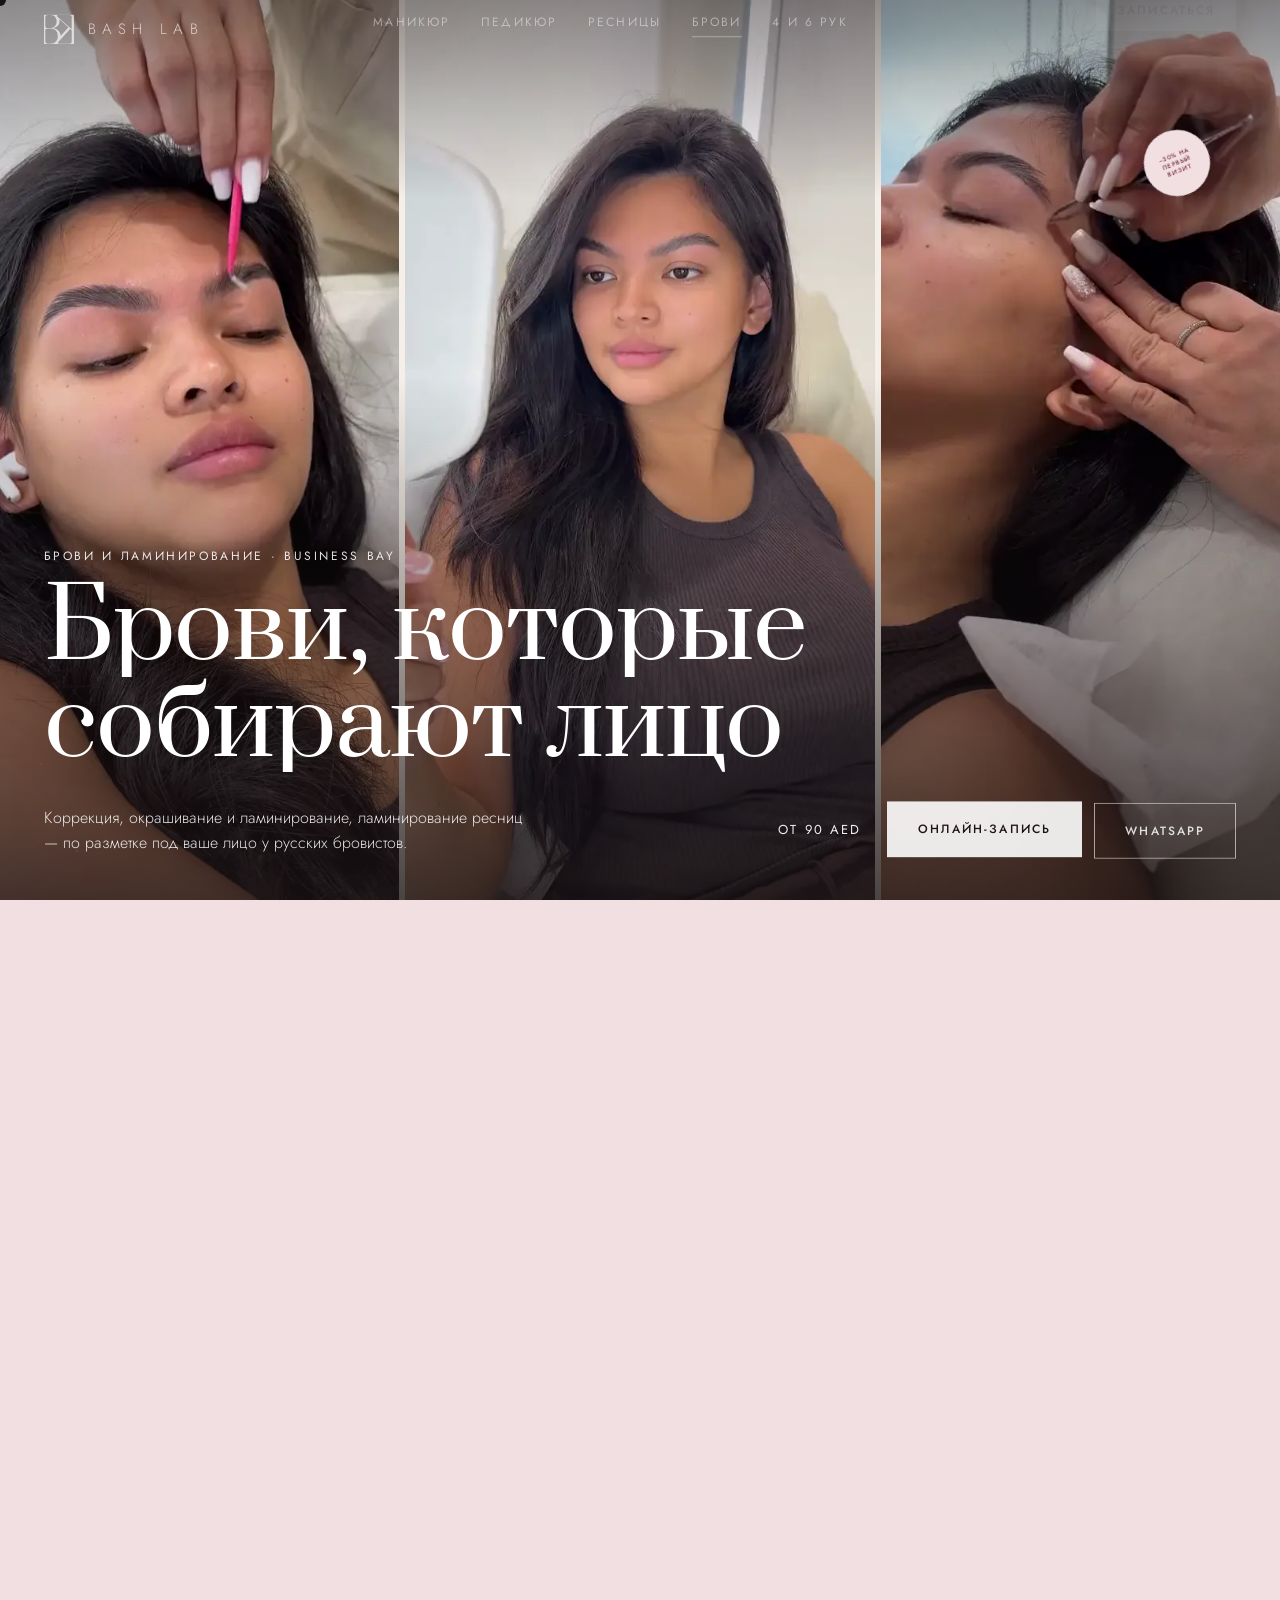
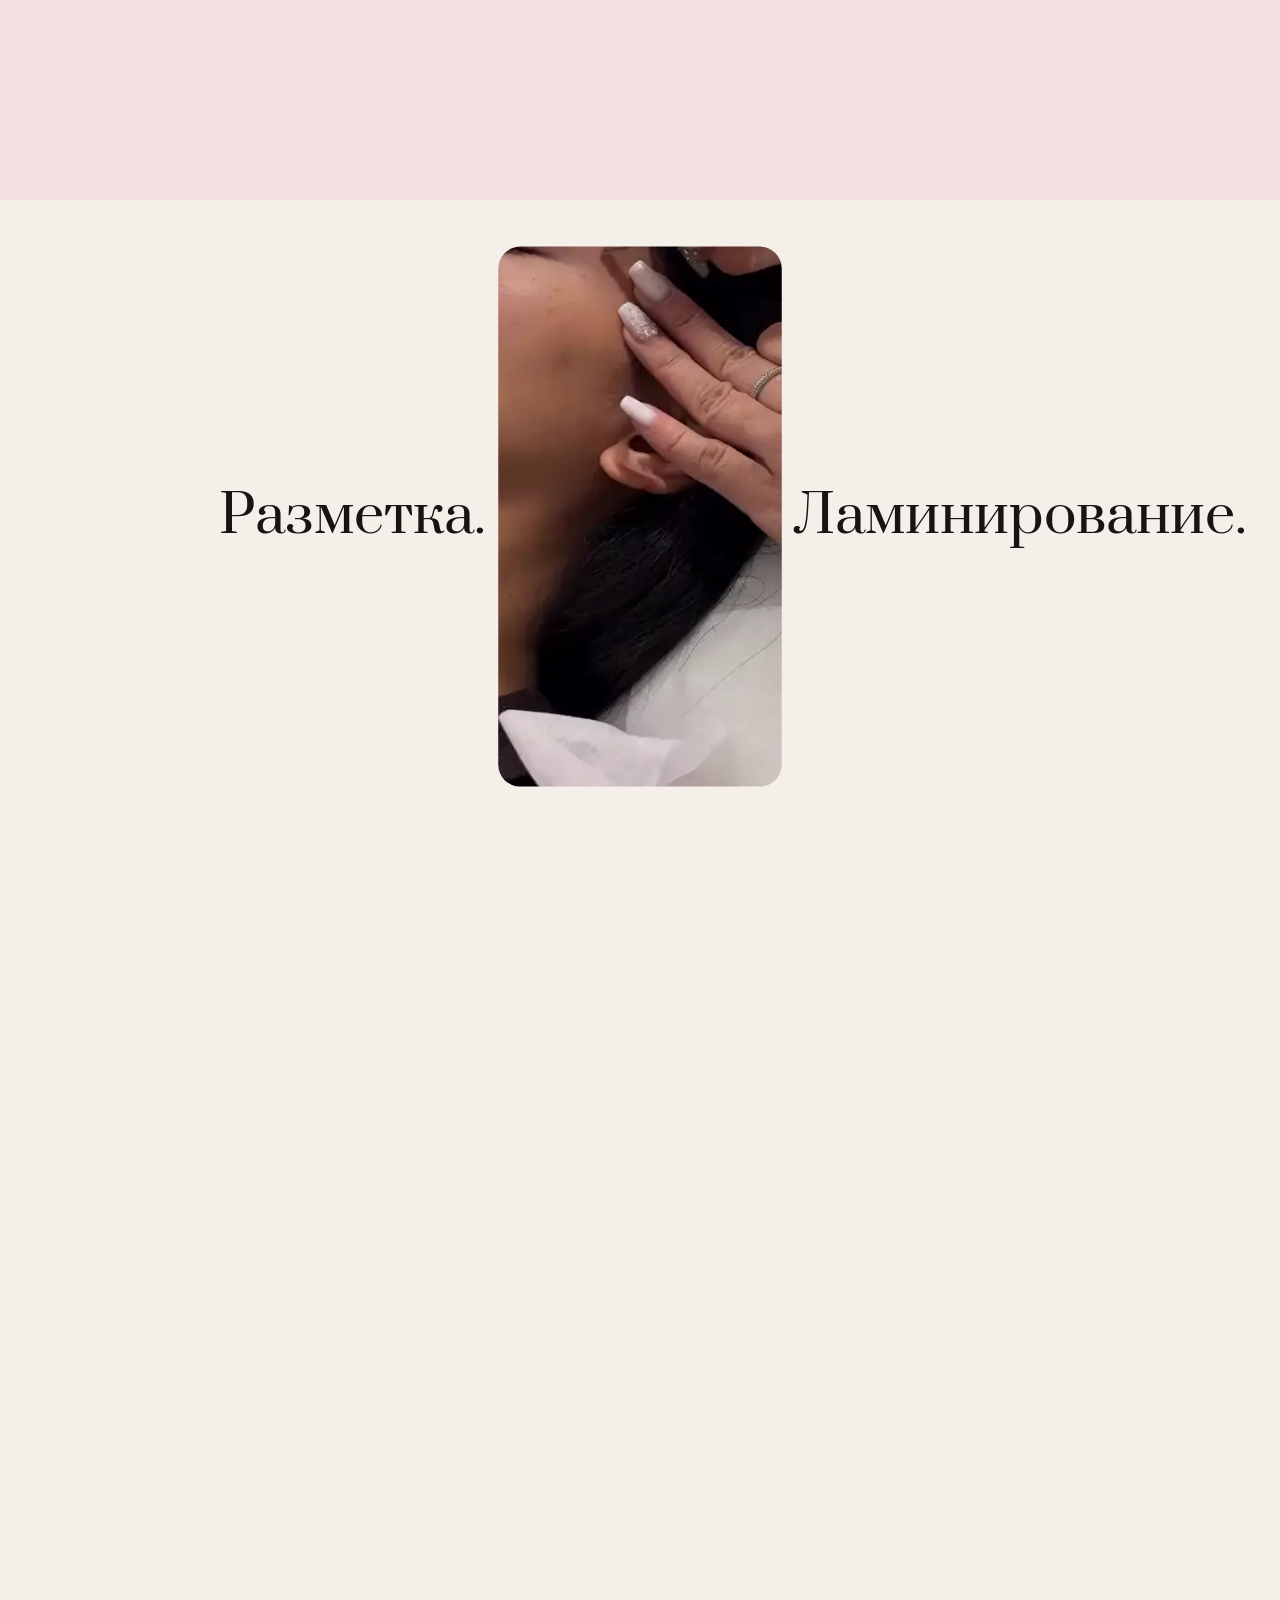
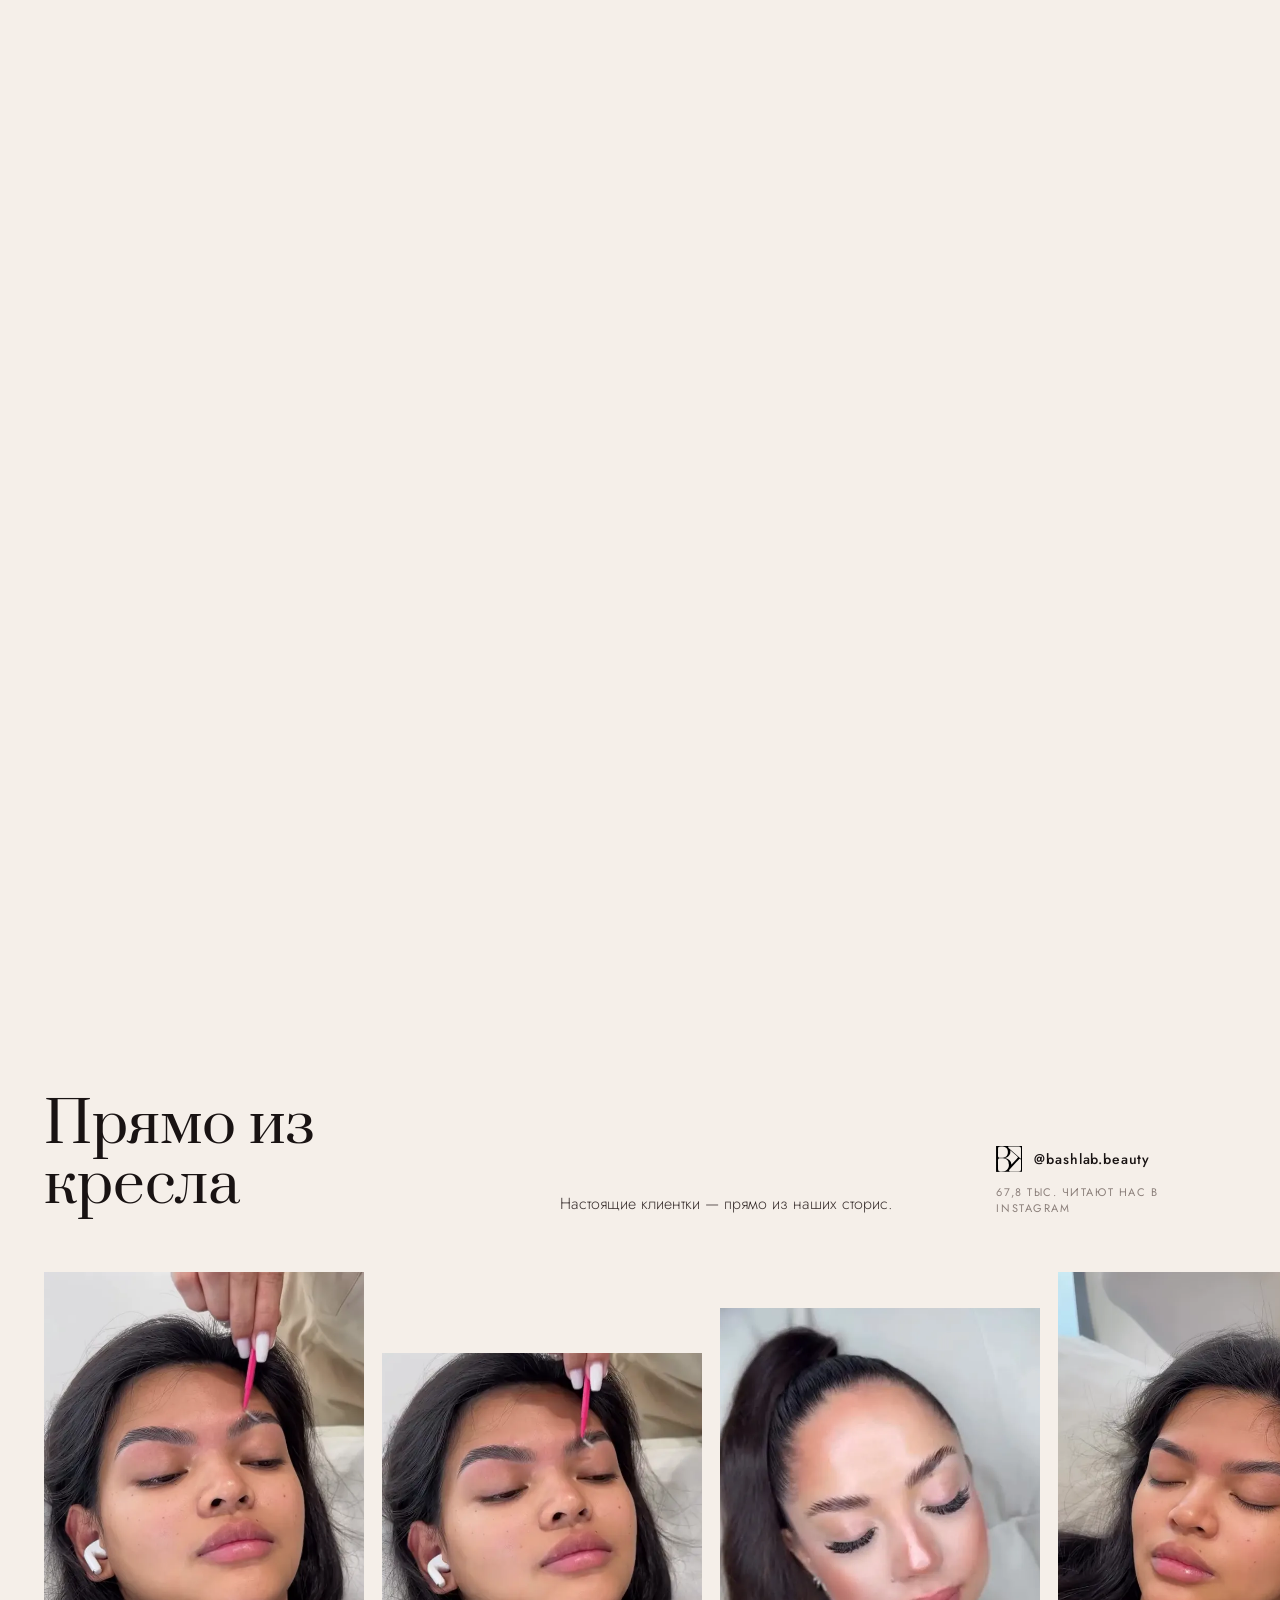
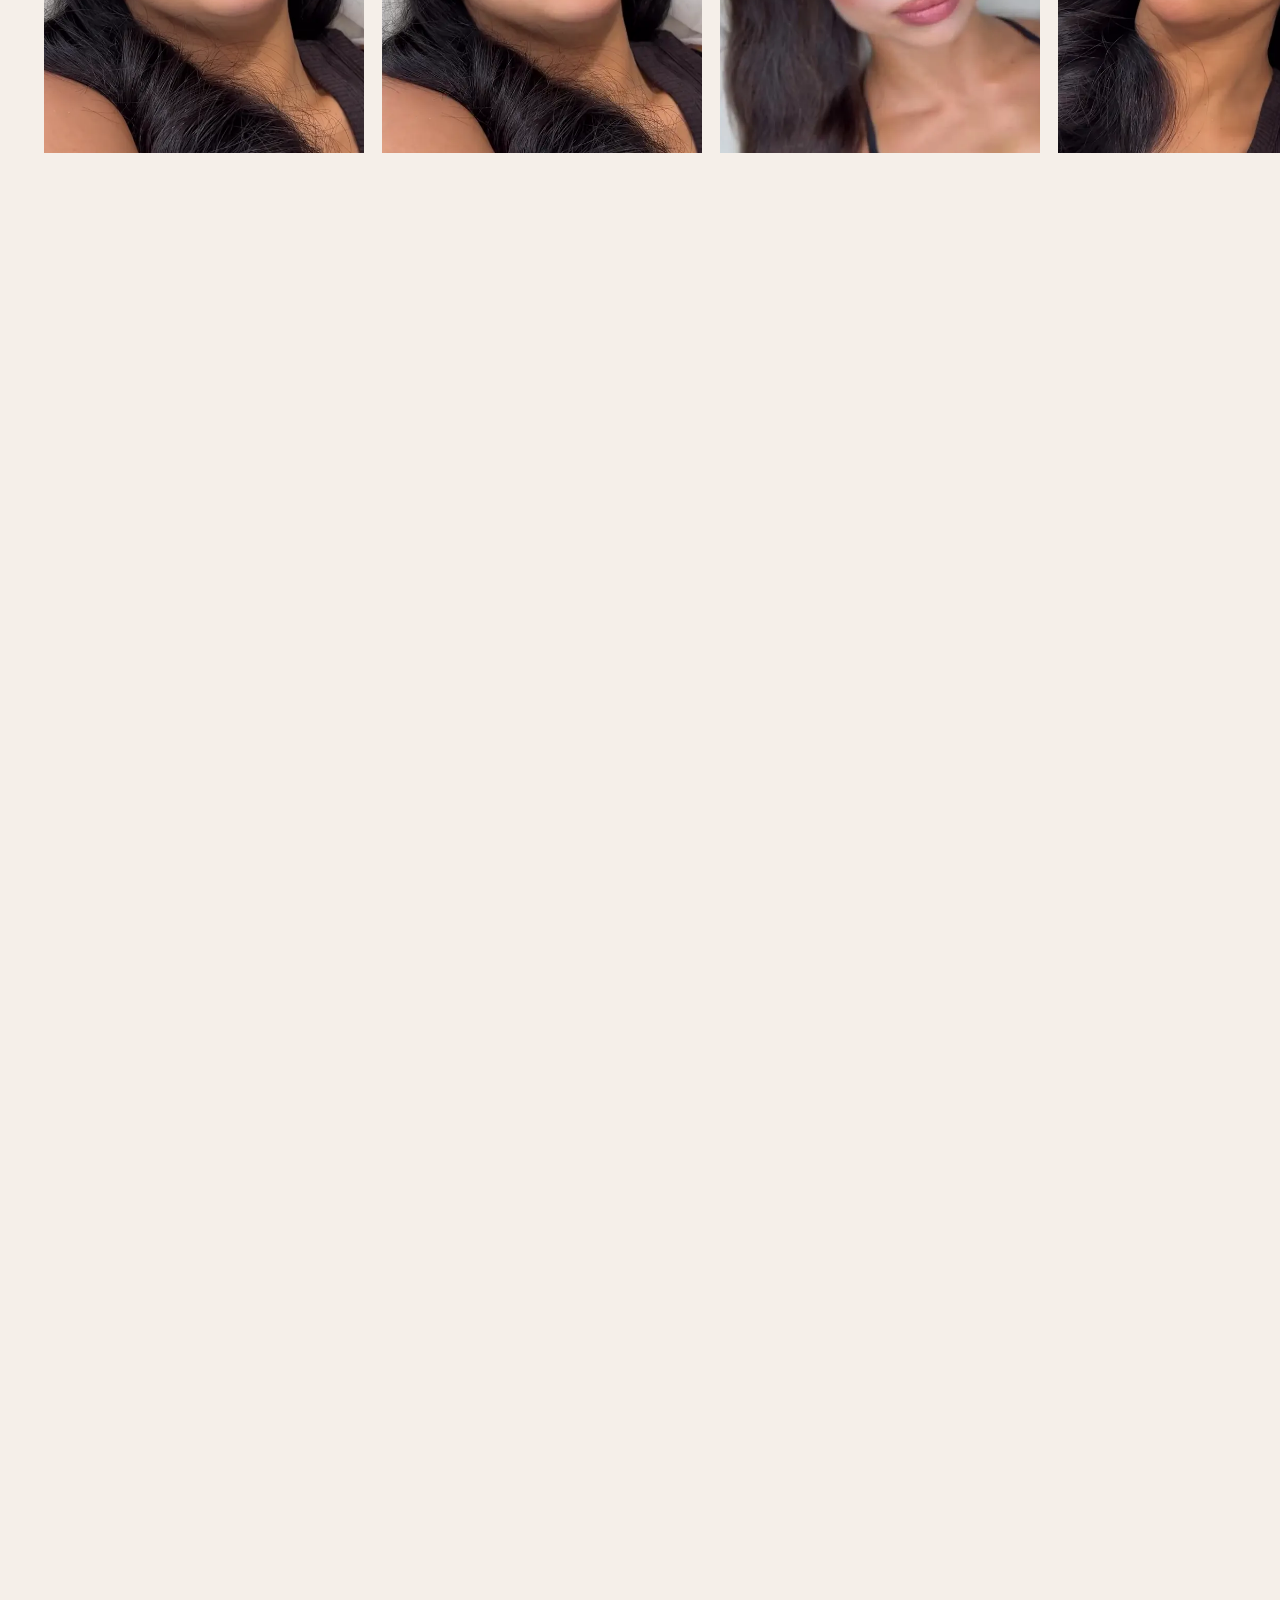
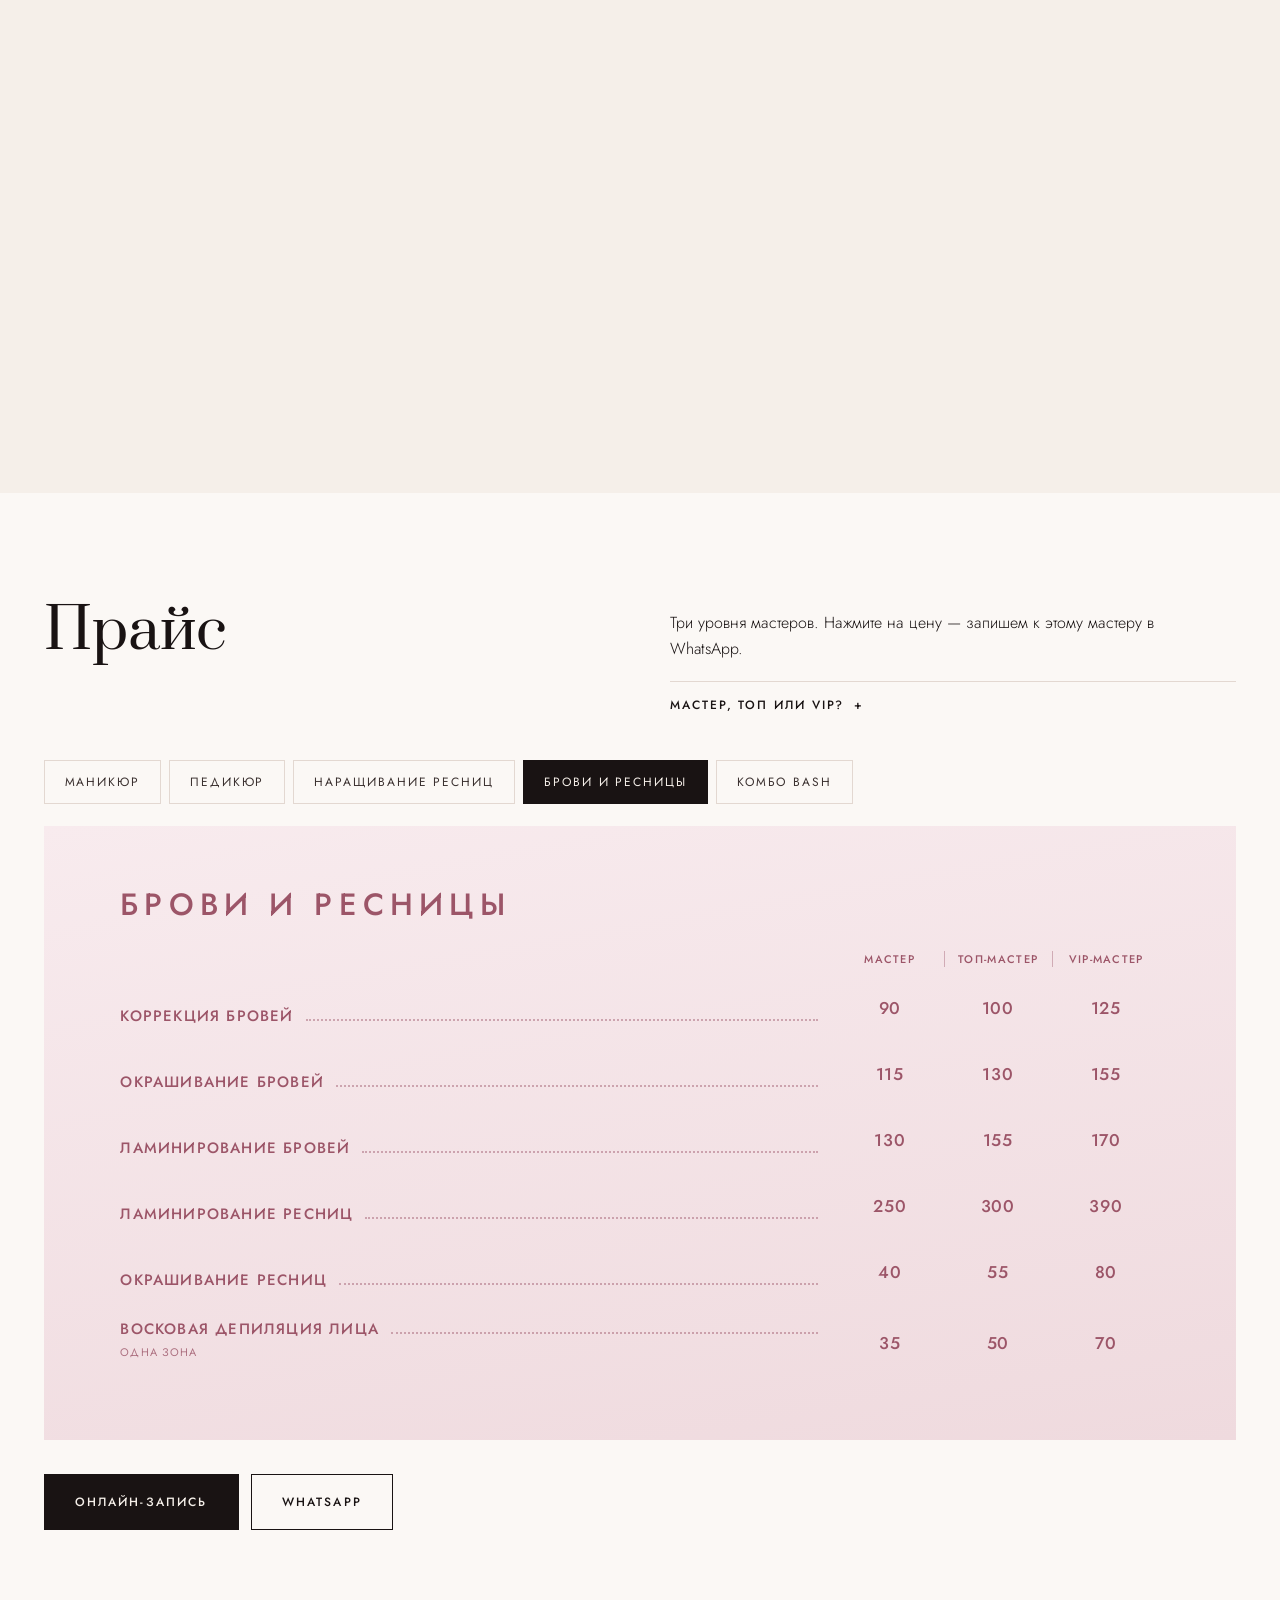
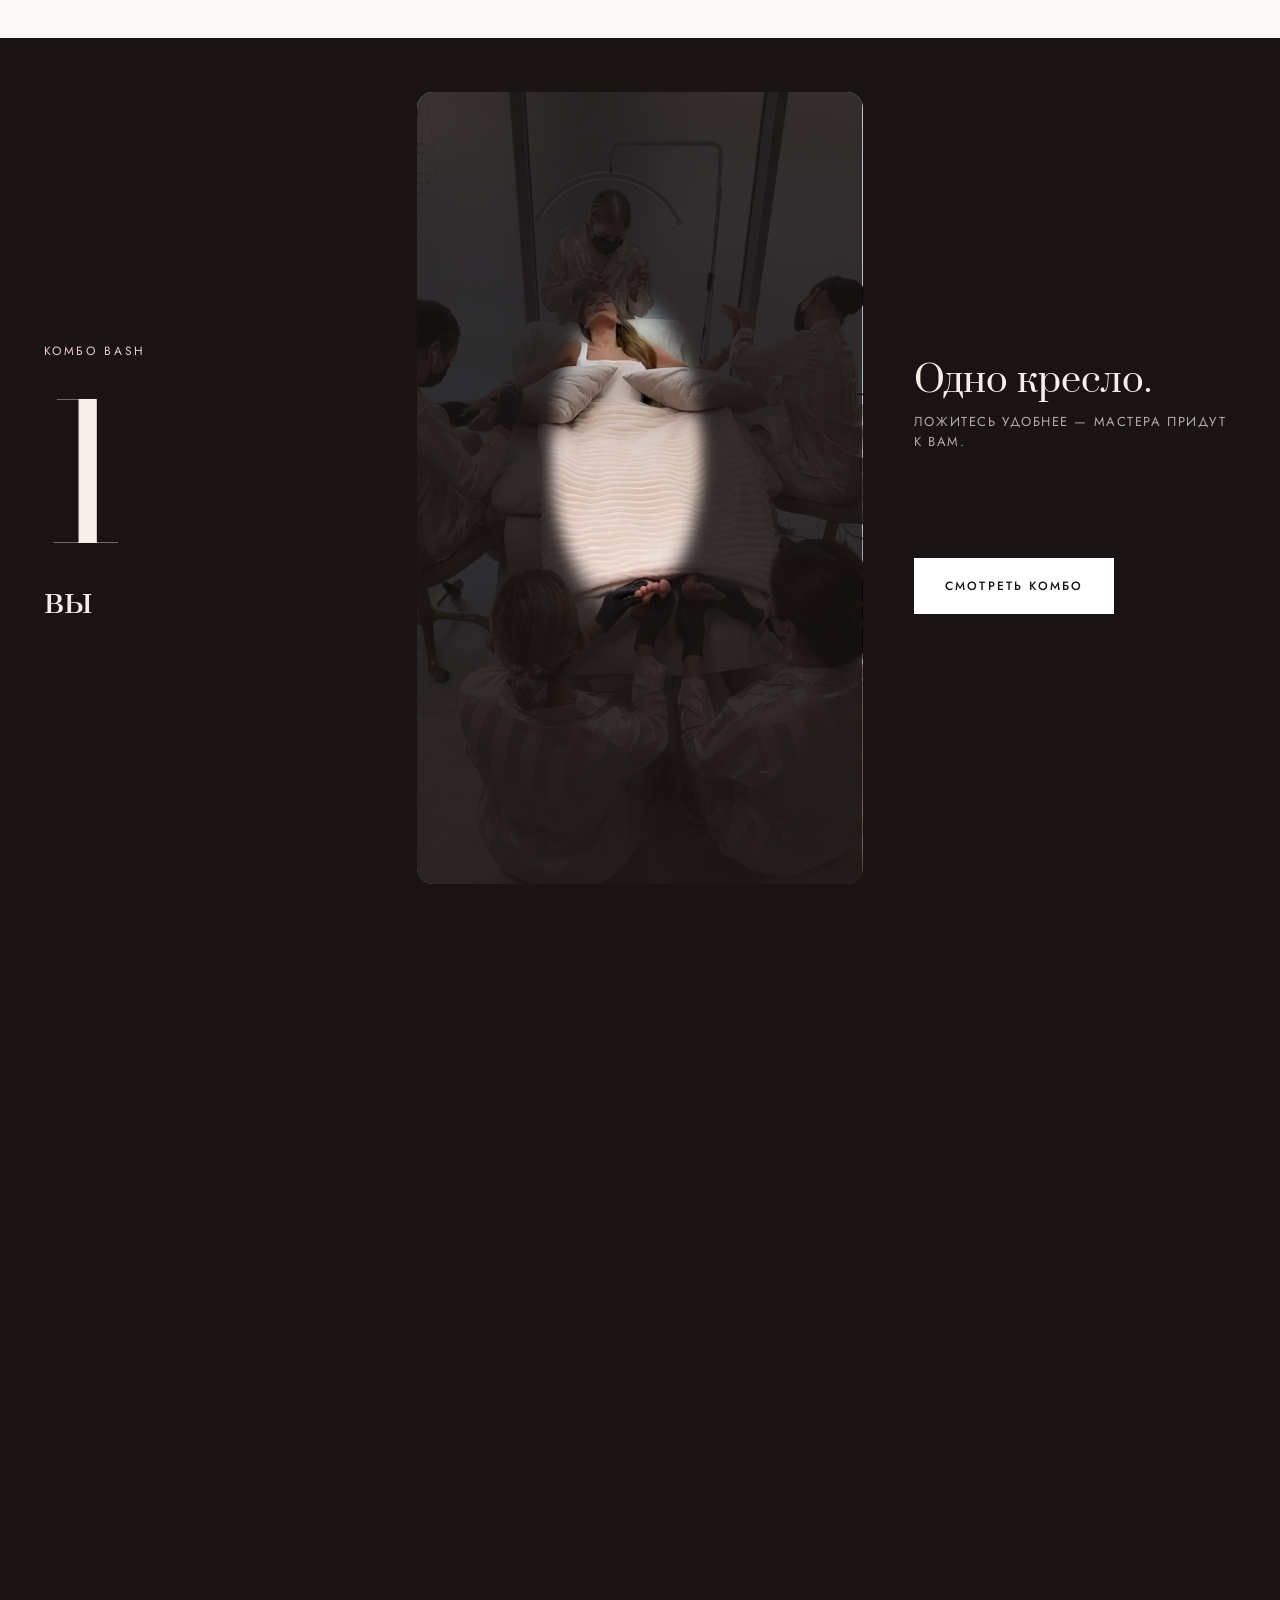
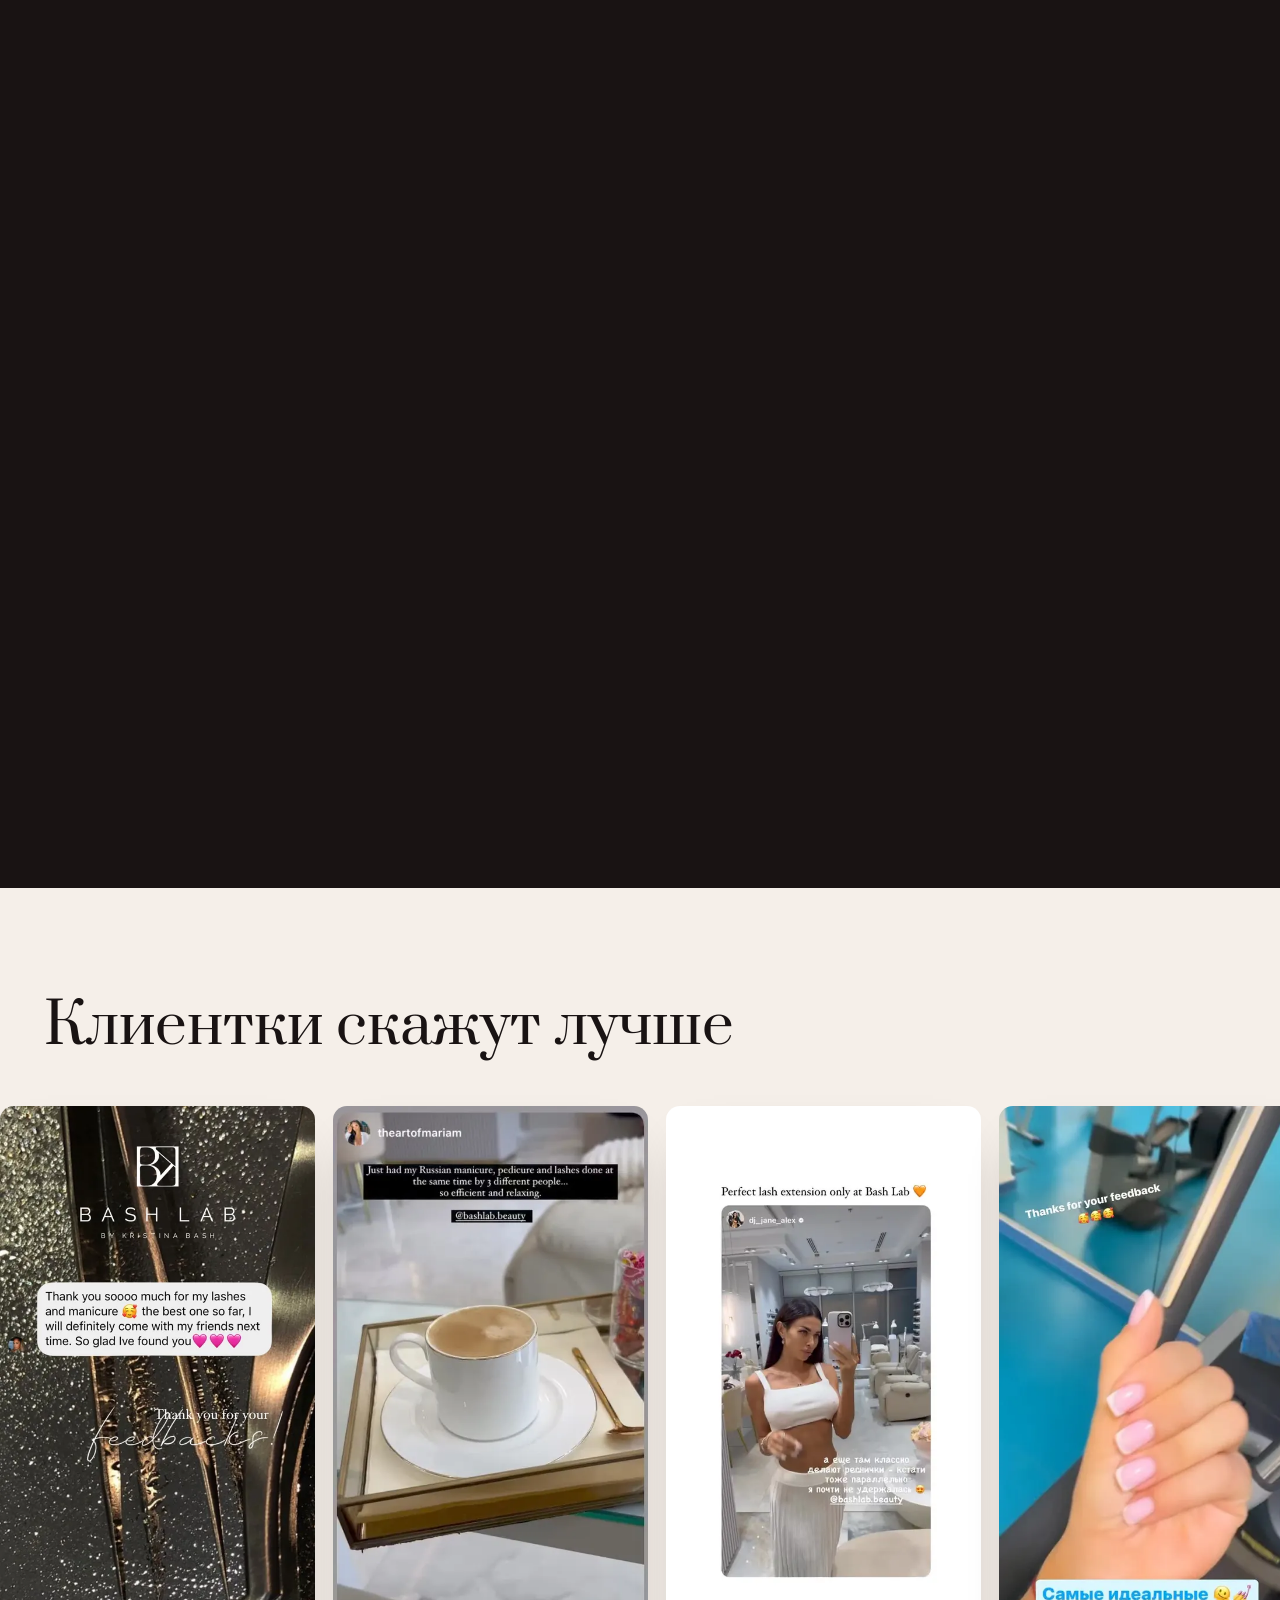
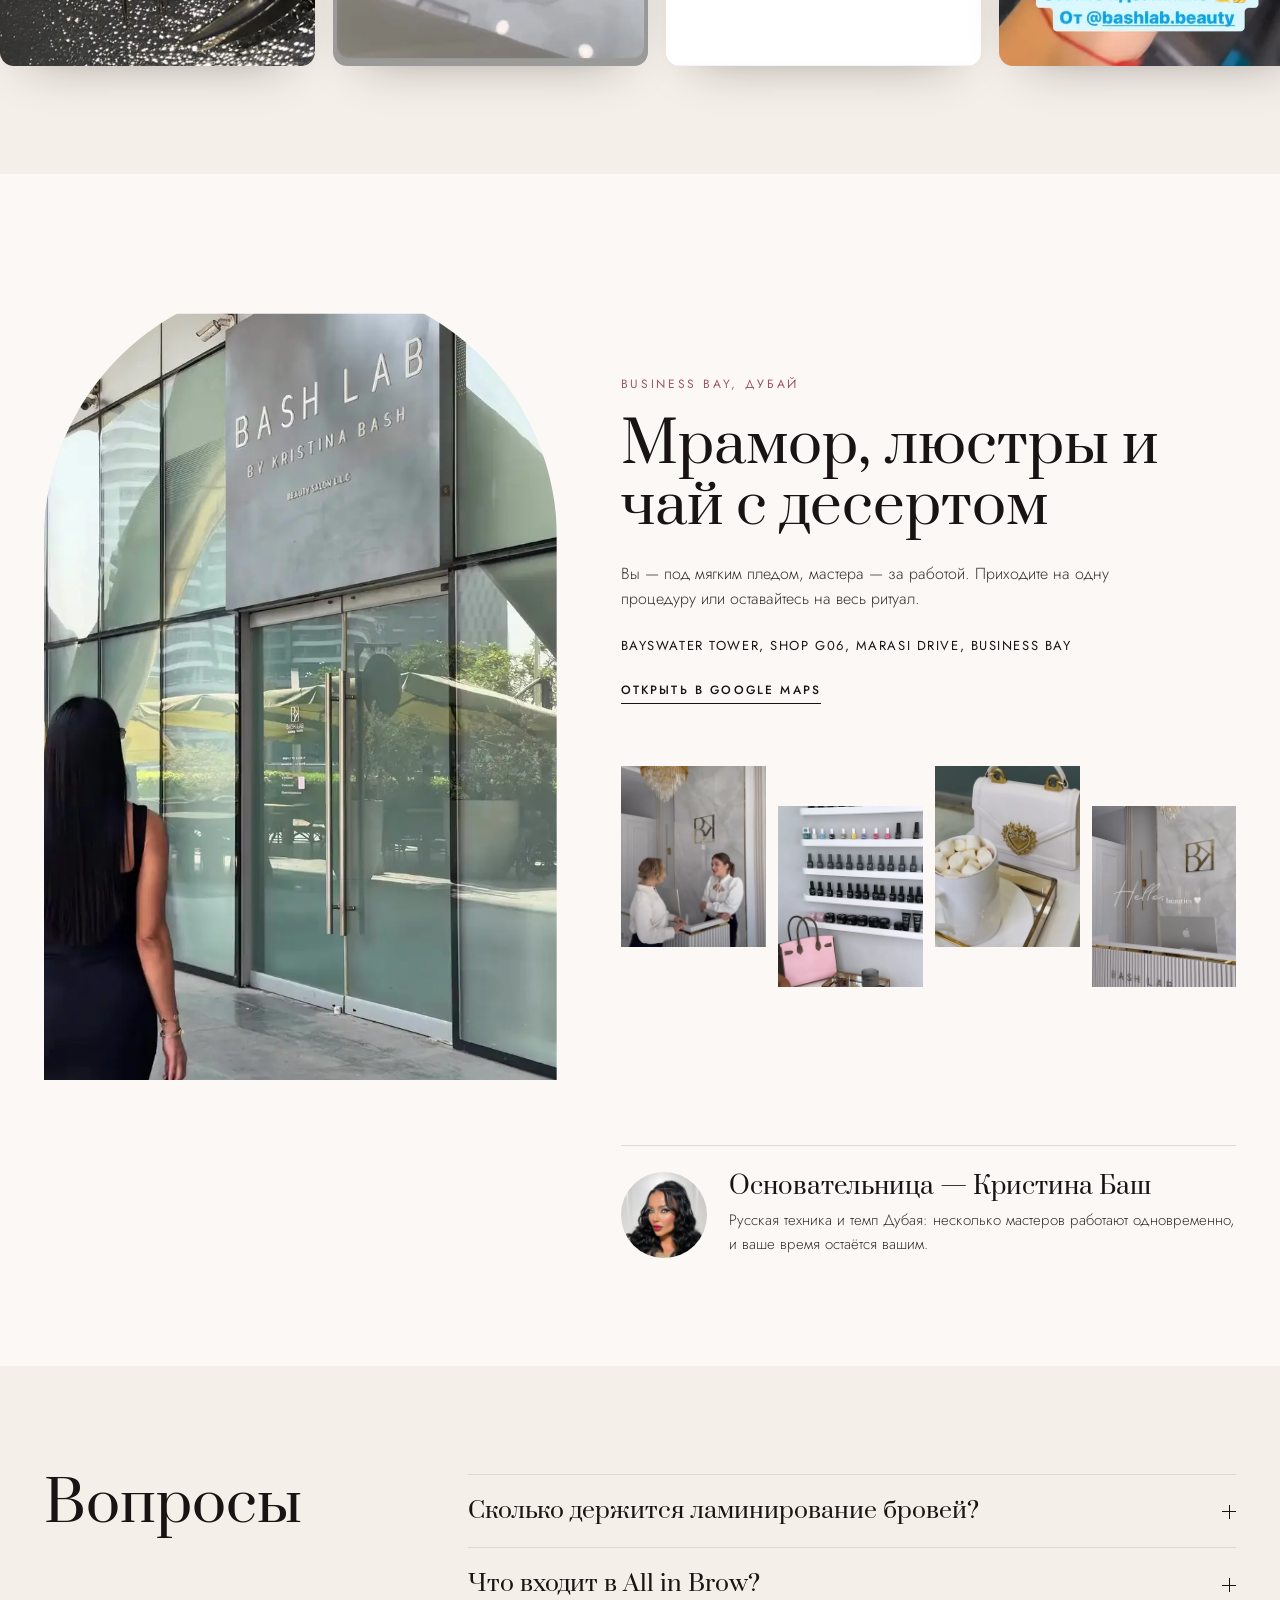
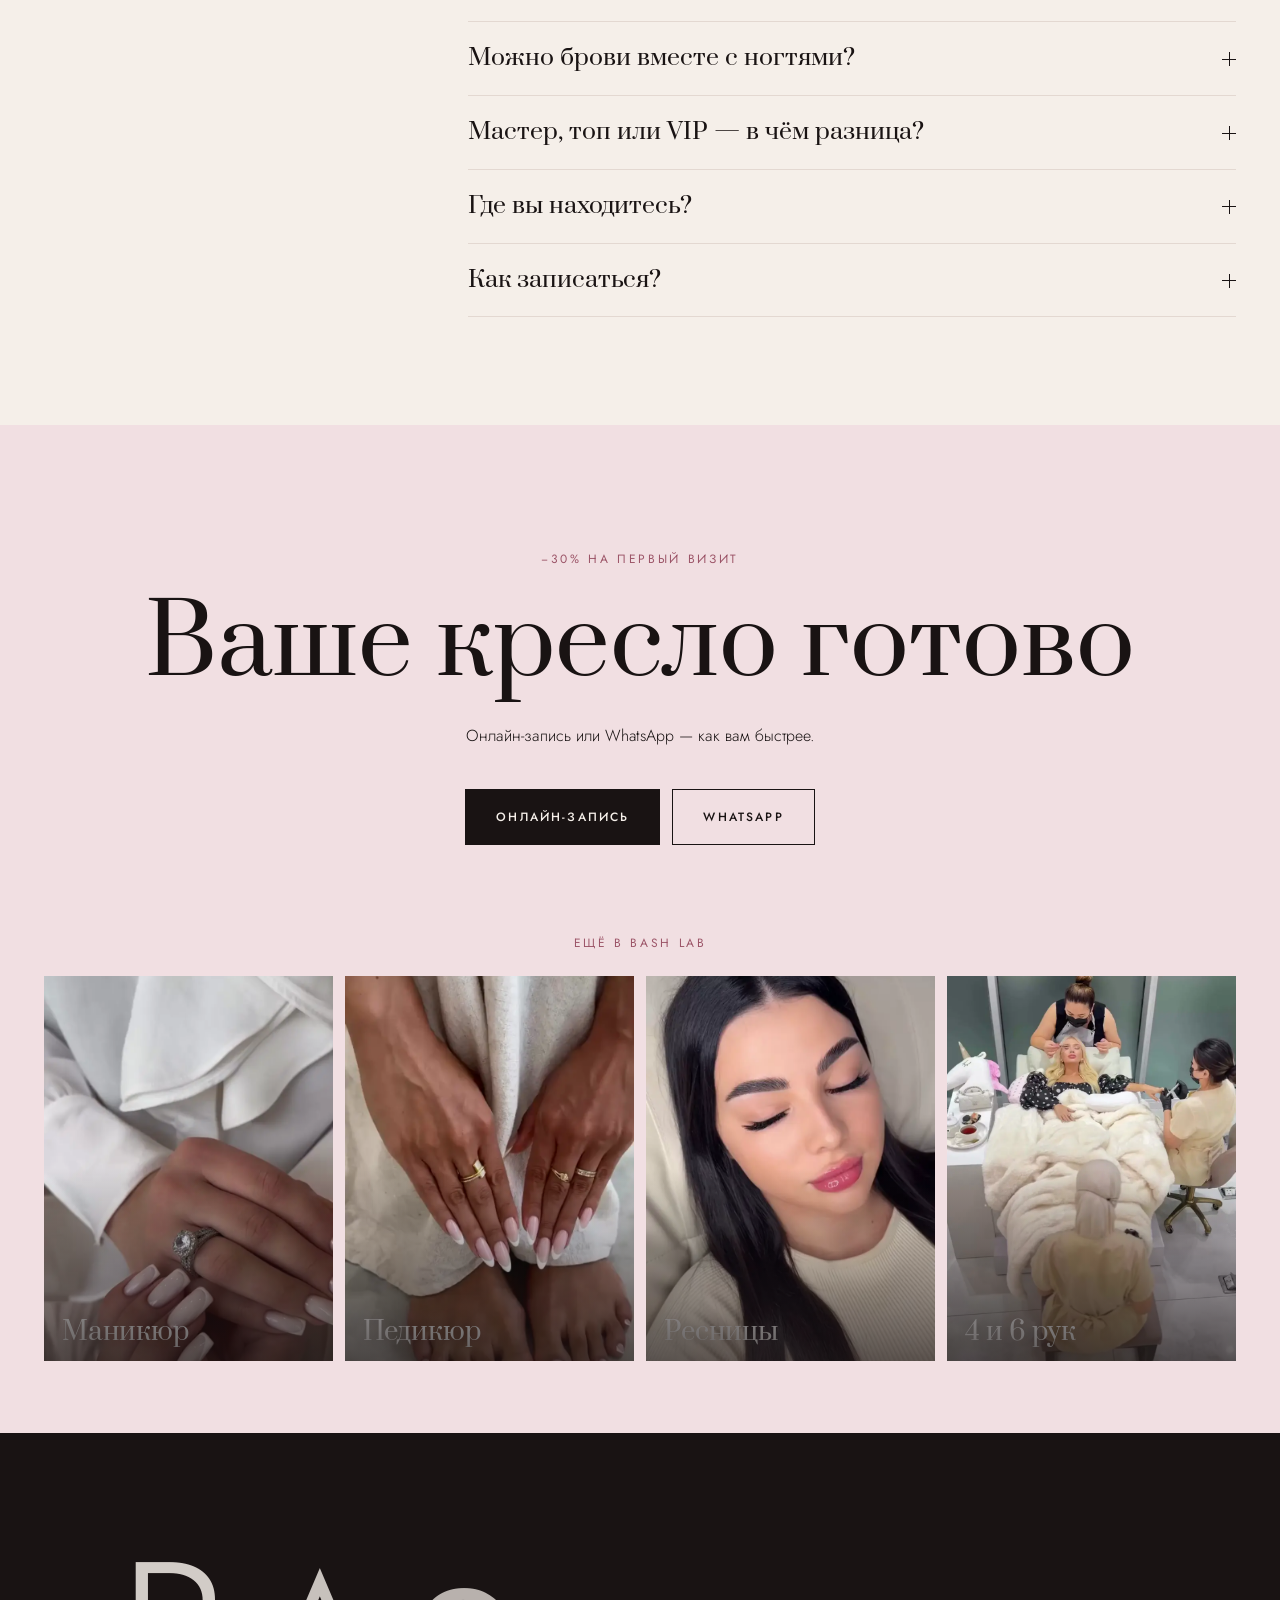
<file: ru/brows.html>
<!doctype html>
<html lang="ru">
<head>
<meta charset="utf-8">
<meta name="viewport" content="width=device-width, initial-scale=1, viewport-fit=cover">
<meta name="robots" content="noindex, nofollow">
<title>Ламинирование бровей и ресниц в Business Bay, Дубай — BASH LAB</title>
<meta name="description" content="Коррекция, окрашивание и ламинирование бровей, ламинирование ресниц в Business Bay. От 90 AED, −30% на первый визит.">
<link rel="alternate" hreflang="en" href="../brows.html">
<link rel="alternate" hreflang="ru" href="brows.html">
<meta name="theme-color" content="#f5efe9">
<link rel="icon" href="../assets/img/bl.svg" type="image/svg+xml">
<link rel="preload" as="image" href="../assets/video/brow-map.webp" media="(max-width:820px)" fetchpriority="high"><link rel="preload" as="image" href="../assets/video/brow-result.webp" media="(min-width:821px)" fetchpriority="high">
<link rel="preconnect" href="https://fonts.googleapis.com">
<link rel="preconnect" href="https://fonts.gstatic.com" crossorigin>
<link href="https://fonts.googleapis.com/css2?family=Bodoni+Moda:ital,opsz,wght@0,6..96,400;0,6..96,500;1,6..96,400&family=Prata&family=Jost:wght@300;400;500&display=swap" rel="stylesheet">

<link rel="stylesheet" href="../assets/css/site.css">
<script>document.documentElement.className='js';try{if(innerWidth<821||sessionStorage.getItem('bl-seen'))document.documentElement.classList.add('seen');if(sessionStorage.getItem('bl-wipe'))document.documentElement.classList.add('wiping')}catch(e){}if(matchMedia('(prefers-reduced-motion: reduce)').matches)document.documentElement.classList.add('reduced')</script>
</head>
<body data-page="brows">

<div class="loader" aria-hidden="true"><img class="ld-mark" src="../assets/img/bl.svg" alt=""><div class="ld-word">BASH LAB</div><div class="ld-line"><i></i></div></div>
<div class="wipe" aria-hidden="true"></div>
<div class="cursor" aria-hidden="true"><span></span></div>

<header class="hd">
  <a class="brand" href="../index.html" aria-label="BASH LAB"><img class="mono" src="../assets/img/bl.svg" alt=""><span>BASH LAB</span></a>
  <nav class="nav"><a href="../manicure.html">Маникюр</a><a href="../pedicure.html">Педикюр</a><a href="../lashes.html">Ресницы</a><a href="../brows.html" aria-current="page">Брови</a><a href="../combos.html">4 и 6 рук</a></nav>
  <div class="hd-r">
    <a class="lang" href="../brows.html" hreflang="EN"><b>RU</b> / EN</a>
    <a class="btn btn-sm" href="https://n820329.alteg.io/company/770394/personal/select-services?o=" target="_blank" rel="noopener" data-cursor="Записаться">Записаться</a>
    <button class="burger" type="button" aria-label="Menu"><i></i><i></i></button>
  </div>
</header>
<div class="menu" aria-hidden="true"><nav><a href="../manicure.html">Маникюр</a><a href="../pedicure.html">Педикюр</a><a href="../lashes.html">Ресницы</a><a href="../brows.html" aria-current="page">Брови</a><a href="../combos.html">4 и 6 рук</a></nav><a class="lang" href="../brows.html">RU / EN</a></div>

<main>

<section class="hero" data-hero>
  <div class="hero-media"><div class="hp hp0"><video class="hv" data-src="../assets/video/brow-map.mp4" poster="../assets/video/brow-map.webp" muted loop playsinline preload="none"></video></div><div class="hp hp1"><video class="hv" data-src="../assets/video/brow-result.mp4" poster="../assets/video/brow-result.webp" muted loop playsinline preload="none"></video></div><div class="hp hp2"><video class="hv" data-src="../assets/video/brow-tweeze.mp4" poster="../assets/video/brow-tweeze.webp" muted loop playsinline preload="none"></video></div></div>
  <div class="hero-m"><video class="hv" data-src="../assets/video/brow-map.mp4" poster="../assets/video/brow-map.webp" muted loop playsinline preload="none"></video></div>
  <div class="hero-shade"></div>
  <p class="badge">−30% на первый визит</p>
  <div class="hero-txt">
    <p class="eyebrow">Брови и ламинирование · Business Bay</p>
    <h1 class="h1">Брови, которые<br>собирают лицо</h1>
    <div class="hero-row">
      <p class="lead">Коррекция, окрашивание и ламинирование, ламинирование ресниц — по разметке под ваше лицо у русских бровистов.</p>
      <div class="hero-cta">
        <span class="from">от 90 AED</span>
        <a class="btn btn-light" href="https://n820329.alteg.io/company/770394/personal/select-services?o=" target="_blank" rel="noopener" data-cursor="Записаться">Онлайн-запись</a>
        <a class="btn btn-line" href="https://wa.me/971552872506?text=%D0%97%D0%B4%D1%80%D0%B0%D0%B2%D1%81%D1%82%D0%B2%D1%83%D0%B9%D1%82%D0%B5%21%20%D0%A5%D0%BE%D1%87%D1%83%20%D0%B7%D0%B0%D0%BF%D0%B8%D1%81%D0%B0%D1%82%D1%8C%D1%81%D1%8F%20%D0%B2%20Bash%20Lab." target="_blank" rel="noopener" data-cursor="WhatsApp">WhatsApp</a>
      </div>
    </div>
  </div>
  <span class="scroll-hint">Листайте</span>
</section>

<div class="ticker" aria-hidden="true"><div class="tk"><span>Русский маникюр</span><img src="../assets/img/bl.svg" alt=""><span>Наращивание ресниц</span><img src="../assets/img/bl.svg" alt=""><span>Ламинирование бровей</span><img src="../assets/img/bl.svg" alt=""><span>Комбо в 4 и 6 рук</span><img src="../assets/img/bl.svg" alt=""><span>Business Bay</span><img src="../assets/img/bl.svg" alt=""><span>−30% на первый визит</span><img src="../assets/img/bl.svg" alt=""></div></div>

<section class="manifesto">
  <p class="mf" data-words>Каждые брови начинаются с разметки: форму строим под ваше лицо, прежде чем убрать хоть один волосок. Потом коррекция, цвет и ламинирование, которое держит форму.</p>
  <ul class="facts"><li><b>90<small>AED</small></b><span>коррекция от</span></li><li><b>1 ч<small></small></b><span>All in Brow: форма, цвет, ламинирование</span></li><li><b>−30%<small></small></b><span>на первый визит</span></li></ul>
</section>

<section class="film" data-film><div class="film-in"><p class="fl">Разметка.</p><div class="fm"><video class="fv" data-src="../assets/video/brow-tweeze.mp4" poster="../assets/video/brow-tweeze.webp" muted loop playsinline preload="none"></video></div><p class="fr">Ламинирование.</p></div></section>

<section class="wall" data-wall>
  <div class="wall-head">
    <h2 class="split">Прямо из кресла</h2>
    <p class="lead">Настоящие клиентки — прямо из наших сторис.</p>
    <a class="ig" href="https://www.instagram.com/bashlab.beauty/" target="_blank" rel="noopener" data-cursor="Instagram"><img src="../assets/img/bl.svg" alt="">@bashlab.beauty<small>67,8 тыс. читают нас в Instagram</small></a>
  </div>
  <div class="wall-track"><figure class="wc"><img class="wm" src="../assets/img/b-map.webp" alt="" loading="lazy" decoding="async"></figure><figure class="wc"><video class="wm" data-src="../assets/video/brow-map.mp4" poster="../assets/video/brow-map.webp" muted loop playsinline preload="none"></video></figure><figure class="wc"><img class="wm" src="../assets/img/l-g.webp" alt="" loading="lazy" decoding="async"></figure><figure class="wc"><img class="wm" src="../assets/img/b-tweeze.webp" alt="" loading="lazy" decoding="async"></figure><figure class="wc"><video class="wm" data-src="../assets/video/brow-result.mp4" poster="../assets/video/brow-result.webp" muted loop playsinline preload="none"></video></figure><figure class="wc"><img class="wm" src="../assets/img/l-a.webp" alt="" loading="lazy" decoding="async"></figure><figure class="wc"><img class="wm" src="../assets/img/l-d.webp" alt="" loading="lazy" decoding="async"></figure><figure class="wc"><video class="wm" data-src="../assets/video/lash-work.mp4" poster="../assets/video/lash-work.webp" muted loop playsinline preload="none"></video></figure><figure class="wc"><img class="wm" src="../assets/img/l-b.webp" alt="" loading="lazy" decoding="async"></figure></div>
</section>

<section class="prices" id="prices">
  <div class="pr-head">
    <h2 class="split">Прайс</h2>
    <p class="lead">Три уровня мастеров. Нажмите на цену — запишем к этому мастеру в WhatsApp.</p>
    <details class="tiers"><summary>Мастер, топ или VIP?</summary><p>Уровень — это опыт мастера. Салон и чай те же — выбирайте цену, которая подходит.</p></details>
  </div>
  <div class="tabs" role="tablist"><button type="button" role="tab" data-sec="manicure" aria-selected="false">Маникюр</button><button type="button" role="tab" data-sec="pedicure" aria-selected="false">Педикюр</button><button type="button" role="tab" data-sec="lashes" aria-selected="false">Наращивание ресниц</button><button type="button" role="tab" data-sec="brows-lashes" aria-selected="true">Брови и ресницы</button><button type="button" role="tab" data-sec="combos" aria-selected="false">Комбо Bash</button></div>
  <div class="cards"><div class="pc" data-sec="manicure" hidden><h3>Маникюр</h3><ul><li class="row rh" aria-hidden="true"><div class="rn"></div><div class="rp"><span>Мастер</span><span>Топ-мастер</span><span>VIP-мастер</span></div></li><li class="row"><div class="rn"><b>Маникюр с гель-лаком</b><span>Снятие + маникюр + выравнивание + гель-лак</span></div><div class="rp"><a class="pr" href="https://wa.me/971552872506?text=%D0%97%D0%B4%D1%80%D0%B0%D0%B2%D1%81%D1%82%D0%B2%D1%83%D0%B9%D1%82%D0%B5%21%20%D0%A5%D0%BE%D1%87%D1%83%20%D0%B7%D0%B0%D0%BF%D0%B8%D1%81%D0%B0%D1%82%D1%8C%D1%81%D1%8F%3A%20%D0%9C%D0%B0%D0%BD%D0%B8%D0%BA%D1%8E%D1%80%20%D1%81%20%D0%B3%D0%B5%D0%BB%D1%8C-%D0%BB%D0%B0%D0%BA%D0%BE%D0%BC%2C%20%D0%9C%D0%B0%D1%81%D1%82%D0%B5%D1%80%20%28230%20AED%29" target="_blank" rel="noopener" data-cursor="WhatsApp" data-t="Мастер">230</a><a class="pr" href="https://wa.me/971552872506?text=%D0%97%D0%B4%D1%80%D0%B0%D0%B2%D1%81%D1%82%D0%B2%D1%83%D0%B9%D1%82%D0%B5%21%20%D0%A5%D0%BE%D1%87%D1%83%20%D0%B7%D0%B0%D0%BF%D0%B8%D1%81%D0%B0%D1%82%D1%8C%D1%81%D1%8F%3A%20%D0%9C%D0%B0%D0%BD%D0%B8%D0%BA%D1%8E%D1%80%20%D1%81%20%D0%B3%D0%B5%D0%BB%D1%8C-%D0%BB%D0%B0%D0%BA%D0%BE%D0%BC%2C%20%D0%A2%D0%BE%D0%BF-%D0%BC%D0%B0%D1%81%D1%82%D0%B5%D1%80%20%28250%20AED%29" target="_blank" rel="noopener" data-cursor="WhatsApp" data-t="Топ-мастер">250</a><a class="pr" href="https://wa.me/971552872506?text=%D0%97%D0%B4%D1%80%D0%B0%D0%B2%D1%81%D1%82%D0%B2%D1%83%D0%B9%D1%82%D0%B5%21%20%D0%A5%D0%BE%D1%87%D1%83%20%D0%B7%D0%B0%D0%BF%D0%B8%D1%81%D0%B0%D1%82%D1%8C%D1%81%D1%8F%3A%20%D0%9C%D0%B0%D0%BD%D0%B8%D0%BA%D1%8E%D1%80%20%D1%81%20%D0%B3%D0%B5%D0%BB%D1%8C-%D0%BB%D0%B0%D0%BA%D0%BE%D0%BC%2C%20VIP-%D0%BC%D0%B0%D1%81%D1%82%D0%B5%D1%80%20%28340%20AED%29" target="_blank" rel="noopener" data-cursor="WhatsApp" data-t="VIP-мастер">340</a></div></li><li class="row"><div class="rn"><b>Маникюр с обычным лаком</b><span>Маникюр + обычный лак</span></div><div class="rp"><a class="pr" href="https://wa.me/971552872506?text=%D0%97%D0%B4%D1%80%D0%B0%D0%B2%D1%81%D1%82%D0%B2%D1%83%D0%B9%D1%82%D0%B5%21%20%D0%A5%D0%BE%D1%87%D1%83%20%D0%B7%D0%B0%D0%BF%D0%B8%D1%81%D0%B0%D1%82%D1%8C%D1%81%D1%8F%3A%20%D0%9C%D0%B0%D0%BD%D0%B8%D0%BA%D1%8E%D1%80%20%D1%81%20%D0%BE%D0%B1%D1%8B%D1%87%D0%BD%D1%8B%D0%BC%20%D0%BB%D0%B0%D0%BA%D0%BE%D0%BC%2C%20%D0%9C%D0%B0%D1%81%D1%82%D0%B5%D1%80%20%28160%20AED%29" target="_blank" rel="noopener" data-cursor="WhatsApp" data-t="Мастер">160</a><a class="pr" href="https://wa.me/971552872506?text=%D0%97%D0%B4%D1%80%D0%B0%D0%B2%D1%81%D1%82%D0%B2%D1%83%D0%B9%D1%82%D0%B5%21%20%D0%A5%D0%BE%D1%87%D1%83%20%D0%B7%D0%B0%D0%BF%D0%B8%D1%81%D0%B0%D1%82%D1%8C%D1%81%D1%8F%3A%20%D0%9C%D0%B0%D0%BD%D0%B8%D0%BA%D1%8E%D1%80%20%D1%81%20%D0%BE%D0%B1%D1%8B%D1%87%D0%BD%D1%8B%D0%BC%20%D0%BB%D0%B0%D0%BA%D0%BE%D0%BC%2C%20%D0%A2%D0%BE%D0%BF-%D0%BC%D0%B0%D1%81%D1%82%D0%B5%D1%80%20%28175%20AED%29" target="_blank" rel="noopener" data-cursor="WhatsApp" data-t="Топ-мастер">175</a><a class="pr" href="https://wa.me/971552872506?text=%D0%97%D0%B4%D1%80%D0%B0%D0%B2%D1%81%D1%82%D0%B2%D1%83%D0%B9%D1%82%D0%B5%21%20%D0%A5%D0%BE%D1%87%D1%83%20%D0%B7%D0%B0%D0%BF%D0%B8%D1%81%D0%B0%D1%82%D1%8C%D1%81%D1%8F%3A%20%D0%9C%D0%B0%D0%BD%D0%B8%D0%BA%D1%8E%D1%80%20%D1%81%20%D0%BE%D0%B1%D1%8B%D1%87%D0%BD%D1%8B%D0%BC%20%D0%BB%D0%B0%D0%BA%D0%BE%D0%BC%2C%20VIP-%D0%BC%D0%B0%D1%81%D1%82%D0%B5%D1%80%20%28235%20AED%29" target="_blank" rel="noopener" data-cursor="WhatsApp" data-t="VIP-мастер">235</a></div></li><li class="row"><div class="rn"><b>Маникюр без покрытия</b><span>Без лака</span></div><div class="rp"><a class="pr" href="https://wa.me/971552872506?text=%D0%97%D0%B4%D1%80%D0%B0%D0%B2%D1%81%D1%82%D0%B2%D1%83%D0%B9%D1%82%D0%B5%21%20%D0%A5%D0%BE%D1%87%D1%83%20%D0%B7%D0%B0%D0%BF%D0%B8%D1%81%D0%B0%D1%82%D1%8C%D1%81%D1%8F%3A%20%D0%9C%D0%B0%D0%BD%D0%B8%D0%BA%D1%8E%D1%80%20%D0%B1%D0%B5%D0%B7%20%D0%BF%D0%BE%D0%BA%D1%80%D1%8B%D1%82%D0%B8%D1%8F%2C%20%D0%9C%D0%B0%D1%81%D1%82%D0%B5%D1%80%20%28130%20AED%29" target="_blank" rel="noopener" data-cursor="WhatsApp" data-t="Мастер">130</a><a class="pr" href="https://wa.me/971552872506?text=%D0%97%D0%B4%D1%80%D0%B0%D0%B2%D1%81%D1%82%D0%B2%D1%83%D0%B9%D1%82%D0%B5%21%20%D0%A5%D0%BE%D1%87%D1%83%20%D0%B7%D0%B0%D0%BF%D0%B8%D1%81%D0%B0%D1%82%D1%8C%D1%81%D1%8F%3A%20%D0%9C%D0%B0%D0%BD%D0%B8%D0%BA%D1%8E%D1%80%20%D0%B1%D0%B5%D0%B7%20%D0%BF%D0%BE%D0%BA%D1%80%D1%8B%D1%82%D0%B8%D1%8F%2C%20%D0%A2%D0%BE%D0%BF-%D0%BC%D0%B0%D1%81%D1%82%D0%B5%D1%80%20%28145%20AED%29" target="_blank" rel="noopener" data-cursor="WhatsApp" data-t="Топ-мастер">145</a><a class="pr" href="https://wa.me/971552872506?text=%D0%97%D0%B4%D1%80%D0%B0%D0%B2%D1%81%D1%82%D0%B2%D1%83%D0%B9%D1%82%D0%B5%21%20%D0%A5%D0%BE%D1%87%D1%83%20%D0%B7%D0%B0%D0%BF%D0%B8%D1%81%D0%B0%D1%82%D1%8C%D1%81%D1%8F%3A%20%D0%9C%D0%B0%D0%BD%D0%B8%D0%BA%D1%8E%D1%80%20%D0%B1%D0%B5%D0%B7%20%D0%BF%D0%BE%D0%BA%D1%80%D1%8B%D1%82%D0%B8%D1%8F%2C%20VIP-%D0%BC%D0%B0%D1%81%D1%82%D0%B5%D1%80%20%28195%20AED%29" target="_blank" rel="noopener" data-cursor="WhatsApp" data-t="VIP-мастер">195</a></div></li><li class="row"><div class="rn"><b>Японский маникюр</b><span>Японская техника ухода за ногтями</span></div><div class="rp"><a class="pr" href="https://wa.me/971552872506?text=%D0%97%D0%B4%D1%80%D0%B0%D0%B2%D1%81%D1%82%D0%B2%D1%83%D0%B9%D1%82%D0%B5%21%20%D0%A5%D0%BE%D1%87%D1%83%20%D0%B7%D0%B0%D0%BF%D0%B8%D1%81%D0%B0%D1%82%D1%8C%D1%81%D1%8F%3A%20%D0%AF%D0%BF%D0%BE%D0%BD%D1%81%D0%BA%D0%B8%D0%B9%20%D0%BC%D0%B0%D0%BD%D0%B8%D0%BA%D1%8E%D1%80%2C%20%D0%9C%D0%B0%D1%81%D1%82%D0%B5%D1%80%20%28190%20AED%29" target="_blank" rel="noopener" data-cursor="WhatsApp" data-t="Мастер">190</a><a class="pr" href="https://wa.me/971552872506?text=%D0%97%D0%B4%D1%80%D0%B0%D0%B2%D1%81%D1%82%D0%B2%D1%83%D0%B9%D1%82%D0%B5%21%20%D0%A5%D0%BE%D1%87%D1%83%20%D0%B7%D0%B0%D0%BF%D0%B8%D1%81%D0%B0%D1%82%D1%8C%D1%81%D1%8F%3A%20%D0%AF%D0%BF%D0%BE%D0%BD%D1%81%D0%BA%D0%B8%D0%B9%20%D0%BC%D0%B0%D0%BD%D0%B8%D0%BA%D1%8E%D1%80%2C%20%D0%A2%D0%BE%D0%BF-%D0%BC%D0%B0%D1%81%D1%82%D0%B5%D1%80%20%28220%20AED%29" target="_blank" rel="noopener" data-cursor="WhatsApp" data-t="Топ-мастер">220</a><a class="pr" href="https://wa.me/971552872506?text=%D0%97%D0%B4%D1%80%D0%B0%D0%B2%D1%81%D1%82%D0%B2%D1%83%D0%B9%D1%82%D0%B5%21%20%D0%A5%D0%BE%D1%87%D1%83%20%D0%B7%D0%B0%D0%BF%D0%B8%D1%81%D0%B0%D1%82%D1%8C%D1%81%D1%8F%3A%20%D0%AF%D0%BF%D0%BE%D0%BD%D1%81%D0%BA%D0%B8%D0%B9%20%D0%BC%D0%B0%D0%BD%D0%B8%D0%BA%D1%8E%D1%80%2C%20VIP-%D0%BC%D0%B0%D1%81%D1%82%D0%B5%D1%80%20%28300%20AED%29" target="_blank" rel="noopener" data-cursor="WhatsApp" data-t="VIP-мастер">300</a></div></li><li class="row"><div class="rn"><b>Наращивание ногтей</b><span>Снятие + маникюр + наращивание + гель-лак</span></div><div class="rp"><a class="pr" href="https://wa.me/971552872506?text=%D0%97%D0%B4%D1%80%D0%B0%D0%B2%D1%81%D1%82%D0%B2%D1%83%D0%B9%D1%82%D0%B5%21%20%D0%A5%D0%BE%D1%87%D1%83%20%D0%B7%D0%B0%D0%BF%D0%B8%D1%81%D0%B0%D1%82%D1%8C%D1%81%D1%8F%3A%20%D0%9D%D0%B0%D1%80%D0%B0%D1%89%D0%B8%D0%B2%D0%B0%D0%BD%D0%B8%D0%B5%20%D0%BD%D0%BE%D0%B3%D1%82%D0%B5%D0%B9%2C%20%D0%9C%D0%B0%D1%81%D1%82%D0%B5%D1%80%20%28%D0%BE%D1%82%20370%20AED%29" target="_blank" rel="noopener" data-cursor="WhatsApp" data-t="Мастер">от 370</a><a class="pr" href="https://wa.me/971552872506?text=%D0%97%D0%B4%D1%80%D0%B0%D0%B2%D1%81%D1%82%D0%B2%D1%83%D0%B9%D1%82%D0%B5%21%20%D0%A5%D0%BE%D1%87%D1%83%20%D0%B7%D0%B0%D0%BF%D0%B8%D1%81%D0%B0%D1%82%D1%8C%D1%81%D1%8F%3A%20%D0%9D%D0%B0%D1%80%D0%B0%D1%89%D0%B8%D0%B2%D0%B0%D0%BD%D0%B8%D0%B5%20%D0%BD%D0%BE%D0%B3%D1%82%D0%B5%D0%B9%2C%20%D0%A2%D0%BE%D0%BF-%D0%BC%D0%B0%D1%81%D1%82%D0%B5%D1%80%20%28%D0%BE%D1%82%20420%20AED%29" target="_blank" rel="noopener" data-cursor="WhatsApp" data-t="Топ-мастер">от 420</a><a class="pr" href="https://wa.me/971552872506?text=%D0%97%D0%B4%D1%80%D0%B0%D0%B2%D1%81%D1%82%D0%B2%D1%83%D0%B9%D1%82%D0%B5%21%20%D0%A5%D0%BE%D1%87%D1%83%20%D0%B7%D0%B0%D0%BF%D0%B8%D1%81%D0%B0%D1%82%D1%8C%D1%81%D1%8F%3A%20%D0%9D%D0%B0%D1%80%D0%B0%D1%89%D0%B8%D0%B2%D0%B0%D0%BD%D0%B8%D0%B5%20%D0%BD%D0%BE%D0%B3%D1%82%D0%B5%D0%B9%2C%20VIP-%D0%BC%D0%B0%D1%81%D1%82%D0%B5%D1%80%20%28%D0%BE%D1%82%20540%20AED%29" target="_blank" rel="noopener" data-cursor="WhatsApp" data-t="VIP-мастер">от 540</a></div></li><li class="row"><div class="rn"><b>Коррекция наращивания</b><span>Снятие + маникюр + коррекция + гель-лак</span></div><div class="rp"><a class="pr" href="https://wa.me/971552872506?text=%D0%97%D0%B4%D1%80%D0%B0%D0%B2%D1%81%D1%82%D0%B2%D1%83%D0%B9%D1%82%D0%B5%21%20%D0%A5%D0%BE%D1%87%D1%83%20%D0%B7%D0%B0%D0%BF%D0%B8%D1%81%D0%B0%D1%82%D1%8C%D1%81%D1%8F%3A%20%D0%9A%D0%BE%D1%80%D1%80%D0%B5%D0%BA%D1%86%D0%B8%D1%8F%20%D0%BD%D0%B0%D1%80%D0%B0%D1%89%D0%B8%D0%B2%D0%B0%D0%BD%D0%B8%D1%8F%2C%20%D0%9C%D0%B0%D1%81%D1%82%D0%B5%D1%80%20%28310%20AED%29" target="_blank" rel="noopener" data-cursor="WhatsApp" data-t="Мастер">310</a><a class="pr" href="https://wa.me/971552872506?text=%D0%97%D0%B4%D1%80%D0%B0%D0%B2%D1%81%D1%82%D0%B2%D1%83%D0%B9%D1%82%D0%B5%21%20%D0%A5%D0%BE%D1%87%D1%83%20%D0%B7%D0%B0%D0%BF%D0%B8%D1%81%D0%B0%D1%82%D1%8C%D1%81%D1%8F%3A%20%D0%9A%D0%BE%D1%80%D1%80%D0%B5%D0%BA%D1%86%D0%B8%D1%8F%20%D0%BD%D0%B0%D1%80%D0%B0%D1%89%D0%B8%D0%B2%D0%B0%D0%BD%D0%B8%D1%8F%2C%20%D0%A2%D0%BE%D0%BF-%D0%BC%D0%B0%D1%81%D1%82%D0%B5%D1%80%20%28350%20AED%29" target="_blank" rel="noopener" data-cursor="WhatsApp" data-t="Топ-мастер">350</a><a class="pr" href="https://wa.me/971552872506?text=%D0%97%D0%B4%D1%80%D0%B0%D0%B2%D1%81%D1%82%D0%B2%D1%83%D0%B9%D1%82%D0%B5%21%20%D0%A5%D0%BE%D1%87%D1%83%20%D0%B7%D0%B0%D0%BF%D0%B8%D1%81%D0%B0%D1%82%D1%8C%D1%81%D1%8F%3A%20%D0%9A%D0%BE%D1%80%D1%80%D0%B5%D0%BA%D1%86%D0%B8%D1%8F%20%D0%BD%D0%B0%D1%80%D0%B0%D1%89%D0%B8%D0%B2%D0%B0%D0%BD%D0%B8%D1%8F%2C%20VIP-%D0%BC%D0%B0%D1%81%D1%82%D0%B5%D1%80%20%28450%20AED%29" target="_blank" rel="noopener" data-cursor="WhatsApp" data-t="VIP-мастер">450</a></div></li><li class="row"><div class="rn"><b>Френч | простой дизайн</b></div><div class="rp"><a class="pr" href="https://wa.me/971552872506?text=%D0%97%D0%B4%D1%80%D0%B0%D0%B2%D1%81%D1%82%D0%B2%D1%83%D0%B9%D1%82%D0%B5%21%20%D0%A5%D0%BE%D1%87%D1%83%20%D0%B7%D0%B0%D0%BF%D0%B8%D1%81%D0%B0%D1%82%D1%8C%D1%81%D1%8F%3A%20%D0%A4%D1%80%D0%B5%D0%BD%D1%87%20%7C%20%D0%BF%D1%80%D0%BE%D1%81%D1%82%D0%BE%D0%B9%20%D0%B4%D0%B8%D0%B7%D0%B0%D0%B9%D0%BD%2C%20%D0%9C%D0%B0%D1%81%D1%82%D0%B5%D1%80%20%2840%20AED%29" target="_blank" rel="noopener" data-cursor="WhatsApp" data-t="Мастер">40</a><a class="pr" href="https://wa.me/971552872506?text=%D0%97%D0%B4%D1%80%D0%B0%D0%B2%D1%81%D1%82%D0%B2%D1%83%D0%B9%D1%82%D0%B5%21%20%D0%A5%D0%BE%D1%87%D1%83%20%D0%B7%D0%B0%D0%BF%D0%B8%D1%81%D0%B0%D1%82%D1%8C%D1%81%D1%8F%3A%20%D0%A4%D1%80%D0%B5%D0%BD%D1%87%20%7C%20%D0%BF%D1%80%D0%BE%D1%81%D1%82%D0%BE%D0%B9%20%D0%B4%D0%B8%D0%B7%D0%B0%D0%B9%D0%BD%2C%20%D0%A2%D0%BE%D0%BF-%D0%BC%D0%B0%D1%81%D1%82%D0%B5%D1%80%20%2845%20AED%29" target="_blank" rel="noopener" data-cursor="WhatsApp" data-t="Топ-мастер">45</a><a class="pr" href="https://wa.me/971552872506?text=%D0%97%D0%B4%D1%80%D0%B0%D0%B2%D1%81%D1%82%D0%B2%D1%83%D0%B9%D1%82%D0%B5%21%20%D0%A5%D0%BE%D1%87%D1%83%20%D0%B7%D0%B0%D0%BF%D0%B8%D1%81%D0%B0%D1%82%D1%8C%D1%81%D1%8F%3A%20%D0%A4%D1%80%D0%B5%D0%BD%D1%87%20%7C%20%D0%BF%D1%80%D0%BE%D1%81%D1%82%D0%BE%D0%B9%20%D0%B4%D0%B8%D0%B7%D0%B0%D0%B9%D0%BD%2C%20VIP-%D0%BC%D0%B0%D1%81%D1%82%D0%B5%D1%80%20%2855%20AED%29" target="_blank" rel="noopener" data-cursor="WhatsApp" data-t="VIP-мастер">55</a></div></li></ul></div><div class="pc" data-sec="pedicure" hidden><h3>Педикюр</h3><ul><li class="row rh" aria-hidden="true"><div class="rn"></div><div class="rp"><span>Мастер</span><span>Топ-мастер</span><span>VIP-мастер</span></div></li><li class="row"><div class="rn"><b>Смарт-педикюр с гель-лаком</b><span>Снятие + педикюр + гель-лак + обработка стоп</span></div><div class="rp"><a class="pr" href="https://wa.me/971552872506?text=%D0%97%D0%B4%D1%80%D0%B0%D0%B2%D1%81%D1%82%D0%B2%D1%83%D0%B9%D1%82%D0%B5%21%20%D0%A5%D0%BE%D1%87%D1%83%20%D0%B7%D0%B0%D0%BF%D0%B8%D1%81%D0%B0%D1%82%D1%8C%D1%81%D1%8F%3A%20%D0%A1%D0%BC%D0%B0%D1%80%D1%82-%D0%BF%D0%B5%D0%B4%D0%B8%D0%BA%D1%8E%D1%80%20%D1%81%20%D0%B3%D0%B5%D0%BB%D1%8C-%D0%BB%D0%B0%D0%BA%D0%BE%D0%BC%2C%20%D0%9C%D0%B0%D1%81%D1%82%D0%B5%D1%80%20%28240%20AED%29" target="_blank" rel="noopener" data-cursor="WhatsApp" data-t="Мастер">240</a><a class="pr" href="https://wa.me/971552872506?text=%D0%97%D0%B4%D1%80%D0%B0%D0%B2%D1%81%D1%82%D0%B2%D1%83%D0%B9%D1%82%D0%B5%21%20%D0%A5%D0%BE%D1%87%D1%83%20%D0%B7%D0%B0%D0%BF%D0%B8%D1%81%D0%B0%D1%82%D1%8C%D1%81%D1%8F%3A%20%D0%A1%D0%BC%D0%B0%D1%80%D1%82-%D0%BF%D0%B5%D0%B4%D0%B8%D0%BA%D1%8E%D1%80%20%D1%81%20%D0%B3%D0%B5%D0%BB%D1%8C-%D0%BB%D0%B0%D0%BA%D0%BE%D0%BC%2C%20%D0%A2%D0%BE%D0%BF-%D0%BC%D0%B0%D1%81%D1%82%D0%B5%D1%80%20%28280%20AED%29" target="_blank" rel="noopener" data-cursor="WhatsApp" data-t="Топ-мастер">280</a><a class="pr" href="https://wa.me/971552872506?text=%D0%97%D0%B4%D1%80%D0%B0%D0%B2%D1%81%D1%82%D0%B2%D1%83%D0%B9%D1%82%D0%B5%21%20%D0%A5%D0%BE%D1%87%D1%83%20%D0%B7%D0%B0%D0%BF%D0%B8%D1%81%D0%B0%D1%82%D1%8C%D1%81%D1%8F%3A%20%D0%A1%D0%BC%D0%B0%D1%80%D1%82-%D0%BF%D0%B5%D0%B4%D0%B8%D0%BA%D1%8E%D1%80%20%D1%81%20%D0%B3%D0%B5%D0%BB%D1%8C-%D0%BB%D0%B0%D0%BA%D0%BE%D0%BC%2C%20VIP-%D0%BC%D0%B0%D1%81%D1%82%D0%B5%D1%80%20%28355%20AED%29" target="_blank" rel="noopener" data-cursor="WhatsApp" data-t="VIP-мастер">355</a></div></li><li class="row"><div class="rn"><b>Педикюр с обычным лаком</b><span>Педикюр + обычный лак</span></div><div class="rp"><a class="pr" href="https://wa.me/971552872506?text=%D0%97%D0%B4%D1%80%D0%B0%D0%B2%D1%81%D1%82%D0%B2%D1%83%D0%B9%D1%82%D0%B5%21%20%D0%A5%D0%BE%D1%87%D1%83%20%D0%B7%D0%B0%D0%BF%D0%B8%D1%81%D0%B0%D1%82%D1%8C%D1%81%D1%8F%3A%20%D0%9F%D0%B5%D0%B4%D0%B8%D0%BA%D1%8E%D1%80%20%D1%81%20%D0%BE%D0%B1%D1%8B%D1%87%D0%BD%D1%8B%D0%BC%20%D0%BB%D0%B0%D0%BA%D0%BE%D0%BC%2C%20%D0%9C%D0%B0%D1%81%D1%82%D0%B5%D1%80%20%28175%20AED%29" target="_blank" rel="noopener" data-cursor="WhatsApp" data-t="Мастер">175</a><a class="pr" href="https://wa.me/971552872506?text=%D0%97%D0%B4%D1%80%D0%B0%D0%B2%D1%81%D1%82%D0%B2%D1%83%D0%B9%D1%82%D0%B5%21%20%D0%A5%D0%BE%D1%87%D1%83%20%D0%B7%D0%B0%D0%BF%D0%B8%D1%81%D0%B0%D1%82%D1%8C%D1%81%D1%8F%3A%20%D0%9F%D0%B5%D0%B4%D0%B8%D0%BA%D1%8E%D1%80%20%D1%81%20%D0%BE%D0%B1%D1%8B%D1%87%D0%BD%D1%8B%D0%BC%20%D0%BB%D0%B0%D0%BA%D0%BE%D0%BC%2C%20%D0%A2%D0%BE%D0%BF-%D0%BC%D0%B0%D1%81%D1%82%D0%B5%D1%80%20%28205%20AED%29" target="_blank" rel="noopener" data-cursor="WhatsApp" data-t="Топ-мастер">205</a><a class="pr" href="https://wa.me/971552872506?text=%D0%97%D0%B4%D1%80%D0%B0%D0%B2%D1%81%D1%82%D0%B2%D1%83%D0%B9%D1%82%D0%B5%21%20%D0%A5%D0%BE%D1%87%D1%83%20%D0%B7%D0%B0%D0%BF%D0%B8%D1%81%D0%B0%D1%82%D1%8C%D1%81%D1%8F%3A%20%D0%9F%D0%B5%D0%B4%D0%B8%D0%BA%D1%8E%D1%80%20%D1%81%20%D0%BE%D0%B1%D1%8B%D1%87%D0%BD%D1%8B%D0%BC%20%D0%BB%D0%B0%D0%BA%D0%BE%D0%BC%2C%20VIP-%D0%BC%D0%B0%D1%81%D1%82%D0%B5%D1%80%20%28270%20AED%29" target="_blank" rel="noopener" data-cursor="WhatsApp" data-t="VIP-мастер">270</a></div></li><li class="row"><div class="rn"><b>Педикюр без покрытия</b><span>Без лака</span></div><div class="rp"><a class="pr" href="https://wa.me/971552872506?text=%D0%97%D0%B4%D1%80%D0%B0%D0%B2%D1%81%D1%82%D0%B2%D1%83%D0%B9%D1%82%D0%B5%21%20%D0%A5%D0%BE%D1%87%D1%83%20%D0%B7%D0%B0%D0%BF%D0%B8%D1%81%D0%B0%D1%82%D1%8C%D1%81%D1%8F%3A%20%D0%9F%D0%B5%D0%B4%D0%B8%D0%BA%D1%8E%D1%80%20%D0%B1%D0%B5%D0%B7%20%D0%BF%D0%BE%D0%BA%D1%80%D1%8B%D1%82%D0%B8%D1%8F%2C%20%D0%9C%D0%B0%D1%81%D1%82%D0%B5%D1%80%20%28160%20AED%29" target="_blank" rel="noopener" data-cursor="WhatsApp" data-t="Мастер">160</a><a class="pr" href="https://wa.me/971552872506?text=%D0%97%D0%B4%D1%80%D0%B0%D0%B2%D1%81%D1%82%D0%B2%D1%83%D0%B9%D1%82%D0%B5%21%20%D0%A5%D0%BE%D1%87%D1%83%20%D0%B7%D0%B0%D0%BF%D0%B8%D1%81%D0%B0%D1%82%D1%8C%D1%81%D1%8F%3A%20%D0%9F%D0%B5%D0%B4%D0%B8%D0%BA%D1%8E%D1%80%20%D0%B1%D0%B5%D0%B7%20%D0%BF%D0%BE%D0%BA%D1%80%D1%8B%D1%82%D0%B8%D1%8F%2C%20%D0%A2%D0%BE%D0%BF-%D0%BC%D0%B0%D1%81%D1%82%D0%B5%D1%80%20%28185%20AED%29" target="_blank" rel="noopener" data-cursor="WhatsApp" data-t="Топ-мастер">185</a><a class="pr" href="https://wa.me/971552872506?text=%D0%97%D0%B4%D1%80%D0%B0%D0%B2%D1%81%D1%82%D0%B2%D1%83%D0%B9%D1%82%D0%B5%21%20%D0%A5%D0%BE%D1%87%D1%83%20%D0%B7%D0%B0%D0%BF%D0%B8%D1%81%D0%B0%D1%82%D1%8C%D1%81%D1%8F%3A%20%D0%9F%D0%B5%D0%B4%D0%B8%D0%BA%D1%8E%D1%80%20%D0%B1%D0%B5%D0%B7%20%D0%BF%D0%BE%D0%BA%D1%80%D1%8B%D1%82%D0%B8%D1%8F%2C%20VIP-%D0%BC%D0%B0%D1%81%D1%82%D0%B5%D1%80%20%28245%20AED%29" target="_blank" rel="noopener" data-cursor="WhatsApp" data-t="VIP-мастер">245</a></div></li><li class="row"><div class="rn"><b>Медицинский педикюр</b></div><div class="rp"><a class="pr" href="https://wa.me/971552872506?text=%D0%97%D0%B4%D1%80%D0%B0%D0%B2%D1%81%D1%82%D0%B2%D1%83%D0%B9%D1%82%D0%B5%21%20%D0%A5%D0%BE%D1%87%D1%83%20%D0%B7%D0%B0%D0%BF%D0%B8%D1%81%D0%B0%D1%82%D1%8C%D1%81%D1%8F%3A%20%D0%9C%D0%B5%D0%B4%D0%B8%D1%86%D0%B8%D0%BD%D1%81%D0%BA%D0%B8%D0%B9%20%D0%BF%D0%B5%D0%B4%D0%B8%D0%BA%D1%8E%D1%80%2C%20%D0%9C%D0%B0%D1%81%D1%82%D0%B5%D1%80%20%28210%20AED%29" target="_blank" rel="noopener" data-cursor="WhatsApp" data-t="Мастер">210</a><a class="pr" href="https://wa.me/971552872506?text=%D0%97%D0%B4%D1%80%D0%B0%D0%B2%D1%81%D1%82%D0%B2%D1%83%D0%B9%D1%82%D0%B5%21%20%D0%A5%D0%BE%D1%87%D1%83%20%D0%B7%D0%B0%D0%BF%D0%B8%D1%81%D0%B0%D1%82%D1%8C%D1%81%D1%8F%3A%20%D0%9C%D0%B5%D0%B4%D0%B8%D1%86%D0%B8%D0%BD%D1%81%D0%BA%D0%B8%D0%B9%20%D0%BF%D0%B5%D0%B4%D0%B8%D0%BA%D1%8E%D1%80%2C%20%D0%A2%D0%BE%D0%BF-%D0%BC%D0%B0%D1%81%D1%82%D0%B5%D1%80%20%28245%20AED%29" target="_blank" rel="noopener" data-cursor="WhatsApp" data-t="Топ-мастер">245</a><a class="pr" href="https://wa.me/971552872506?text=%D0%97%D0%B4%D1%80%D0%B0%D0%B2%D1%81%D1%82%D0%B2%D1%83%D0%B9%D1%82%D0%B5%21%20%D0%A5%D0%BE%D1%87%D1%83%20%D0%B7%D0%B0%D0%BF%D0%B8%D1%81%D0%B0%D1%82%D1%8C%D1%81%D1%8F%3A%20%D0%9C%D0%B5%D0%B4%D0%B8%D1%86%D0%B8%D0%BD%D1%81%D0%BA%D0%B8%D0%B9%20%D0%BF%D0%B5%D0%B4%D0%B8%D0%BA%D1%8E%D1%80%2C%20VIP-%D0%BC%D0%B0%D1%81%D1%82%D0%B5%D1%80%20%28325%20AED%29" target="_blank" rel="noopener" data-cursor="WhatsApp" data-t="VIP-мастер">325</a></div></li><li class="row"><div class="rn"><b>Френч | простой дизайн</b></div><div class="rp"><a class="pr" href="https://wa.me/971552872506?text=%D0%97%D0%B4%D1%80%D0%B0%D0%B2%D1%81%D1%82%D0%B2%D1%83%D0%B9%D1%82%D0%B5%21%20%D0%A5%D0%BE%D1%87%D1%83%20%D0%B7%D0%B0%D0%BF%D0%B8%D1%81%D0%B0%D1%82%D1%8C%D1%81%D1%8F%3A%20%D0%A4%D1%80%D0%B5%D0%BD%D1%87%20%7C%20%D0%BF%D1%80%D0%BE%D1%81%D1%82%D0%BE%D0%B9%20%D0%B4%D0%B8%D0%B7%D0%B0%D0%B9%D0%BD%2C%20%D0%9C%D0%B0%D1%81%D1%82%D0%B5%D1%80%20%2840%20AED%29" target="_blank" rel="noopener" data-cursor="WhatsApp" data-t="Мастер">40</a><a class="pr" href="https://wa.me/971552872506?text=%D0%97%D0%B4%D1%80%D0%B0%D0%B2%D1%81%D1%82%D0%B2%D1%83%D0%B9%D1%82%D0%B5%21%20%D0%A5%D0%BE%D1%87%D1%83%20%D0%B7%D0%B0%D0%BF%D0%B8%D1%81%D0%B0%D1%82%D1%8C%D1%81%D1%8F%3A%20%D0%A4%D1%80%D0%B5%D0%BD%D1%87%20%7C%20%D0%BF%D1%80%D0%BE%D1%81%D1%82%D0%BE%D0%B9%20%D0%B4%D0%B8%D0%B7%D0%B0%D0%B9%D0%BD%2C%20%D0%A2%D0%BE%D0%BF-%D0%BC%D0%B0%D1%81%D1%82%D0%B5%D1%80%20%2845%20AED%29" target="_blank" rel="noopener" data-cursor="WhatsApp" data-t="Топ-мастер">45</a><a class="pr" href="https://wa.me/971552872506?text=%D0%97%D0%B4%D1%80%D0%B0%D0%B2%D1%81%D1%82%D0%B2%D1%83%D0%B9%D1%82%D0%B5%21%20%D0%A5%D0%BE%D1%87%D1%83%20%D0%B7%D0%B0%D0%BF%D0%B8%D1%81%D0%B0%D1%82%D1%8C%D1%81%D1%8F%3A%20%D0%A4%D1%80%D0%B5%D0%BD%D1%87%20%7C%20%D0%BF%D1%80%D0%BE%D1%81%D1%82%D0%BE%D0%B9%20%D0%B4%D0%B8%D0%B7%D0%B0%D0%B9%D0%BD%2C%20VIP-%D0%BC%D0%B0%D1%81%D1%82%D0%B5%D1%80%20%2855%20AED%29" target="_blank" rel="noopener" data-cursor="WhatsApp" data-t="VIP-мастер">55</a></div></li></ul></div><div class="pc" data-sec="lashes" hidden><h3>Наращивание ресниц</h3><ul><li class="row rh" aria-hidden="true"><div class="rn"></div><div class="rp"><span>Мастер</span><span>Топ-мастер</span><span>VIP-мастер</span></div></li><li class="row"><div class="rn"><b>Классика</b></div><div class="rp"><a class="pr" href="https://wa.me/971552872506?text=%D0%97%D0%B4%D1%80%D0%B0%D0%B2%D1%81%D1%82%D0%B2%D1%83%D0%B9%D1%82%D0%B5%21%20%D0%A5%D0%BE%D1%87%D1%83%20%D0%B7%D0%B0%D0%BF%D0%B8%D1%81%D0%B0%D1%82%D1%8C%D1%81%D1%8F%3A%20%D0%9A%D0%BB%D0%B0%D1%81%D1%81%D0%B8%D0%BA%D0%B0%2C%20%D0%9C%D0%B0%D1%81%D1%82%D0%B5%D1%80%20%28250%20AED%29" target="_blank" rel="noopener" data-cursor="WhatsApp" data-t="Мастер">250</a><a class="pr" href="https://wa.me/971552872506?text=%D0%97%D0%B4%D1%80%D0%B0%D0%B2%D1%81%D1%82%D0%B2%D1%83%D0%B9%D1%82%D0%B5%21%20%D0%A5%D0%BE%D1%87%D1%83%20%D0%B7%D0%B0%D0%BF%D0%B8%D1%81%D0%B0%D1%82%D1%8C%D1%81%D1%8F%3A%20%D0%9A%D0%BB%D0%B0%D1%81%D1%81%D0%B8%D0%BA%D0%B0%2C%20%D0%A2%D0%BE%D0%BF-%D0%BC%D0%B0%D1%81%D1%82%D0%B5%D1%80%20%28290%20AED%29" target="_blank" rel="noopener" data-cursor="WhatsApp" data-t="Топ-мастер">290</a><a class="pr" href="https://wa.me/971552872506?text=%D0%97%D0%B4%D1%80%D0%B0%D0%B2%D1%81%D1%82%D0%B2%D1%83%D0%B9%D1%82%D0%B5%21%20%D0%A5%D0%BE%D1%87%D1%83%20%D0%B7%D0%B0%D0%BF%D0%B8%D1%81%D0%B0%D1%82%D1%8C%D1%81%D1%8F%3A%20%D0%9A%D0%BB%D0%B0%D1%81%D1%81%D0%B8%D0%BA%D0%B0%2C%20VIP-%D0%BC%D0%B0%D1%81%D1%82%D0%B5%D1%80%20%28340%20AED%29" target="_blank" rel="noopener" data-cursor="WhatsApp" data-t="VIP-мастер">340</a></div></li><li class="row"><div class="rn"><b>2D-объём</b></div><div class="rp"><a class="pr" href="https://wa.me/971552872506?text=%D0%97%D0%B4%D1%80%D0%B0%D0%B2%D1%81%D1%82%D0%B2%D1%83%D0%B9%D1%82%D0%B5%21%20%D0%A5%D0%BE%D1%87%D1%83%20%D0%B7%D0%B0%D0%BF%D0%B8%D1%81%D0%B0%D1%82%D1%8C%D1%81%D1%8F%3A%202D-%D0%BE%D0%B1%D1%8A%D1%91%D0%BC%2C%20%D0%9C%D0%B0%D1%81%D1%82%D0%B5%D1%80%20%28290%20AED%29" target="_blank" rel="noopener" data-cursor="WhatsApp" data-t="Мастер">290</a><a class="pr" href="https://wa.me/971552872506?text=%D0%97%D0%B4%D1%80%D0%B0%D0%B2%D1%81%D1%82%D0%B2%D1%83%D0%B9%D1%82%D0%B5%21%20%D0%A5%D0%BE%D1%87%D1%83%20%D0%B7%D0%B0%D0%BF%D0%B8%D1%81%D0%B0%D1%82%D1%8C%D1%81%D1%8F%3A%202D-%D0%BE%D0%B1%D1%8A%D1%91%D0%BC%2C%20%D0%A2%D0%BE%D0%BF-%D0%BC%D0%B0%D1%81%D1%82%D0%B5%D1%80%20%28350%20AED%29" target="_blank" rel="noopener" data-cursor="WhatsApp" data-t="Топ-мастер">350</a><a class="pr" href="https://wa.me/971552872506?text=%D0%97%D0%B4%D1%80%D0%B0%D0%B2%D1%81%D1%82%D0%B2%D1%83%D0%B9%D1%82%D0%B5%21%20%D0%A5%D0%BE%D1%87%D1%83%20%D0%B7%D0%B0%D0%BF%D0%B8%D1%81%D0%B0%D1%82%D1%8C%D1%81%D1%8F%3A%202D-%D0%BE%D0%B1%D1%8A%D1%91%D0%BC%2C%20VIP-%D0%BC%D0%B0%D1%81%D1%82%D0%B5%D1%80%20%28380%20AED%29" target="_blank" rel="noopener" data-cursor="WhatsApp" data-t="VIP-мастер">380</a></div></li><li class="row"><div class="rn"><b>3D-объём</b></div><div class="rp"><a class="pr" href="https://wa.me/971552872506?text=%D0%97%D0%B4%D1%80%D0%B0%D0%B2%D1%81%D1%82%D0%B2%D1%83%D0%B9%D1%82%D0%B5%21%20%D0%A5%D0%BE%D1%87%D1%83%20%D0%B7%D0%B0%D0%BF%D0%B8%D1%81%D0%B0%D1%82%D1%8C%D1%81%D1%8F%3A%203D-%D0%BE%D0%B1%D1%8A%D1%91%D0%BC%2C%20%D0%9C%D0%B0%D1%81%D1%82%D0%B5%D1%80%20%28330%20AED%29" target="_blank" rel="noopener" data-cursor="WhatsApp" data-t="Мастер">330</a><a class="pr" href="https://wa.me/971552872506?text=%D0%97%D0%B4%D1%80%D0%B0%D0%B2%D1%81%D1%82%D0%B2%D1%83%D0%B9%D1%82%D0%B5%21%20%D0%A5%D0%BE%D1%87%D1%83%20%D0%B7%D0%B0%D0%BF%D0%B8%D1%81%D0%B0%D1%82%D1%8C%D1%81%D1%8F%3A%203D-%D0%BE%D0%B1%D1%8A%D1%91%D0%BC%2C%20%D0%A2%D0%BE%D0%BF-%D0%BC%D0%B0%D1%81%D1%82%D0%B5%D1%80%20%28390%20AED%29" target="_blank" rel="noopener" data-cursor="WhatsApp" data-t="Топ-мастер">390</a><a class="pr" href="https://wa.me/971552872506?text=%D0%97%D0%B4%D1%80%D0%B0%D0%B2%D1%81%D1%82%D0%B2%D1%83%D0%B9%D1%82%D0%B5%21%20%D0%A5%D0%BE%D1%87%D1%83%20%D0%B7%D0%B0%D0%BF%D0%B8%D1%81%D0%B0%D1%82%D1%8C%D1%81%D1%8F%3A%203D-%D0%BE%D0%B1%D1%8A%D1%91%D0%BC%2C%20VIP-%D0%BC%D0%B0%D1%81%D1%82%D0%B5%D1%80%20%28420%20AED%29" target="_blank" rel="noopener" data-cursor="WhatsApp" data-t="VIP-мастер">420</a></div></li><li class="row"><div class="rn"><b>4D-объём</b></div><div class="rp"><a class="pr" href="https://wa.me/971552872506?text=%D0%97%D0%B4%D1%80%D0%B0%D0%B2%D1%81%D1%82%D0%B2%D1%83%D0%B9%D1%82%D0%B5%21%20%D0%A5%D0%BE%D1%87%D1%83%20%D0%B7%D0%B0%D0%BF%D0%B8%D1%81%D0%B0%D1%82%D1%8C%D1%81%D1%8F%3A%204D-%D0%BE%D0%B1%D1%8A%D1%91%D0%BC%2C%20%D0%9C%D0%B0%D1%81%D1%82%D0%B5%D1%80%20%28370%20AED%29" target="_blank" rel="noopener" data-cursor="WhatsApp" data-t="Мастер">370</a><a class="pr" href="https://wa.me/971552872506?text=%D0%97%D0%B4%D1%80%D0%B0%D0%B2%D1%81%D1%82%D0%B2%D1%83%D0%B9%D1%82%D0%B5%21%20%D0%A5%D0%BE%D1%87%D1%83%20%D0%B7%D0%B0%D0%BF%D0%B8%D1%81%D0%B0%D1%82%D1%8C%D1%81%D1%8F%3A%204D-%D0%BE%D0%B1%D1%8A%D1%91%D0%BC%2C%20%D0%A2%D0%BE%D0%BF-%D0%BC%D0%B0%D1%81%D1%82%D0%B5%D1%80%20%28430%20AED%29" target="_blank" rel="noopener" data-cursor="WhatsApp" data-t="Топ-мастер">430</a><a class="pr" href="https://wa.me/971552872506?text=%D0%97%D0%B4%D1%80%D0%B0%D0%B2%D1%81%D1%82%D0%B2%D1%83%D0%B9%D1%82%D0%B5%21%20%D0%A5%D0%BE%D1%87%D1%83%20%D0%B7%D0%B0%D0%BF%D0%B8%D1%81%D0%B0%D1%82%D1%8C%D1%81%D1%8F%3A%204D-%D0%BE%D0%B1%D1%8A%D1%91%D0%BC%2C%20VIP-%D0%BC%D0%B0%D1%81%D1%82%D0%B5%D1%80%20%28460%20AED%29" target="_blank" rel="noopener" data-cursor="WhatsApp" data-t="VIP-мастер">460</a></div></li><li class="row"><div class="rn"><b>5D-объём</b></div><div class="rp"><a class="pr" href="https://wa.me/971552872506?text=%D0%97%D0%B4%D1%80%D0%B0%D0%B2%D1%81%D1%82%D0%B2%D1%83%D0%B9%D1%82%D0%B5%21%20%D0%A5%D0%BE%D1%87%D1%83%20%D0%B7%D0%B0%D0%BF%D0%B8%D1%81%D0%B0%D1%82%D1%8C%D1%81%D1%8F%3A%205D-%D0%BE%D0%B1%D1%8A%D1%91%D0%BC%2C%20%D0%9C%D0%B0%D1%81%D1%82%D0%B5%D1%80%20%28410%20AED%29" target="_blank" rel="noopener" data-cursor="WhatsApp" data-t="Мастер">410</a><a class="pr" href="https://wa.me/971552872506?text=%D0%97%D0%B4%D1%80%D0%B0%D0%B2%D1%81%D1%82%D0%B2%D1%83%D0%B9%D1%82%D0%B5%21%20%D0%A5%D0%BE%D1%87%D1%83%20%D0%B7%D0%B0%D0%BF%D0%B8%D1%81%D0%B0%D1%82%D1%8C%D1%81%D1%8F%3A%205D-%D0%BE%D0%B1%D1%8A%D1%91%D0%BC%2C%20%D0%A2%D0%BE%D0%BF-%D0%BC%D0%B0%D1%81%D1%82%D0%B5%D1%80%20%28470%20AED%29" target="_blank" rel="noopener" data-cursor="WhatsApp" data-t="Топ-мастер">470</a><a class="pr" href="https://wa.me/971552872506?text=%D0%97%D0%B4%D1%80%D0%B0%D0%B2%D1%81%D1%82%D0%B2%D1%83%D0%B9%D1%82%D0%B5%21%20%D0%A5%D0%BE%D1%87%D1%83%20%D0%B7%D0%B0%D0%BF%D0%B8%D1%81%D0%B0%D1%82%D1%8C%D1%81%D1%8F%3A%205D-%D0%BE%D0%B1%D1%8A%D1%91%D0%BC%2C%20VIP-%D0%BC%D0%B0%D1%81%D1%82%D0%B5%D1%80%20%28500%20AED%29" target="_blank" rel="noopener" data-cursor="WhatsApp" data-t="VIP-мастер">500</a></div></li><li class="row"><div class="rn"><b>Полный объём</b></div><div class="rp"><a class="pr" href="https://wa.me/971552872506?text=%D0%97%D0%B4%D1%80%D0%B0%D0%B2%D1%81%D1%82%D0%B2%D1%83%D0%B9%D1%82%D0%B5%21%20%D0%A5%D0%BE%D1%87%D1%83%20%D0%B7%D0%B0%D0%BF%D0%B8%D1%81%D0%B0%D1%82%D1%8C%D1%81%D1%8F%3A%20%D0%9F%D0%BE%D0%BB%D0%BD%D1%8B%D0%B9%20%D0%BE%D0%B1%D1%8A%D1%91%D0%BC%2C%20%D0%9C%D0%B0%D1%81%D1%82%D0%B5%D1%80%20%28460%20AED%29" target="_blank" rel="noopener" data-cursor="WhatsApp" data-t="Мастер">460</a><a class="pr" href="https://wa.me/971552872506?text=%D0%97%D0%B4%D1%80%D0%B0%D0%B2%D1%81%D1%82%D0%B2%D1%83%D0%B9%D1%82%D0%B5%21%20%D0%A5%D0%BE%D1%87%D1%83%20%D0%B7%D0%B0%D0%BF%D0%B8%D1%81%D0%B0%D1%82%D1%8C%D1%81%D1%8F%3A%20%D0%9F%D0%BE%D0%BB%D0%BD%D1%8B%D0%B9%20%D0%BE%D0%B1%D1%8A%D1%91%D0%BC%2C%20%D0%A2%D0%BE%D0%BF-%D0%BC%D0%B0%D1%81%D1%82%D0%B5%D1%80%20%28520%20AED%29" target="_blank" rel="noopener" data-cursor="WhatsApp" data-t="Топ-мастер">520</a><a class="pr" href="https://wa.me/971552872506?text=%D0%97%D0%B4%D1%80%D0%B0%D0%B2%D1%81%D1%82%D0%B2%D1%83%D0%B9%D1%82%D0%B5%21%20%D0%A5%D0%BE%D1%87%D1%83%20%D0%B7%D0%B0%D0%BF%D0%B8%D1%81%D0%B0%D1%82%D1%8C%D1%81%D1%8F%3A%20%D0%9F%D0%BE%D0%BB%D0%BD%D1%8B%D0%B9%20%D0%BE%D0%B1%D1%8A%D1%91%D0%BC%2C%20VIP-%D0%BC%D0%B0%D1%81%D1%82%D0%B5%D1%80%20%28550%20AED%29" target="_blank" rel="noopener" data-cursor="WhatsApp" data-t="VIP-мастер">550</a></div></li><li class="row"><div class="rn"><b>Изгиб L | M</b></div><div class="rp"><a class="pr" href="https://wa.me/971552872506?text=%D0%97%D0%B4%D1%80%D0%B0%D0%B2%D1%81%D1%82%D0%B2%D1%83%D0%B9%D1%82%D0%B5%21%20%D0%A5%D0%BE%D1%87%D1%83%20%D0%B7%D0%B0%D0%BF%D0%B8%D1%81%D0%B0%D1%82%D1%8C%D1%81%D1%8F%3A%20%D0%98%D0%B7%D0%B3%D0%B8%D0%B1%20L%20%7C%20M%2C%20%D0%9C%D0%B0%D1%81%D1%82%D0%B5%D1%80%20%2850%20AED%29" target="_blank" rel="noopener" data-cursor="WhatsApp" data-t="Мастер">50</a><a class="pr" href="https://wa.me/971552872506?text=%D0%97%D0%B4%D1%80%D0%B0%D0%B2%D1%81%D1%82%D0%B2%D1%83%D0%B9%D1%82%D0%B5%21%20%D0%A5%D0%BE%D1%87%D1%83%20%D0%B7%D0%B0%D0%BF%D0%B8%D1%81%D0%B0%D1%82%D1%8C%D1%81%D1%8F%3A%20%D0%98%D0%B7%D0%B3%D0%B8%D0%B1%20L%20%7C%20M%2C%20%D0%A2%D0%BE%D0%BF-%D0%BC%D0%B0%D1%81%D1%82%D0%B5%D1%80%20%2860%20AED%29" target="_blank" rel="noopener" data-cursor="WhatsApp" data-t="Топ-мастер">60</a><a class="pr" href="https://wa.me/971552872506?text=%D0%97%D0%B4%D1%80%D0%B0%D0%B2%D1%81%D1%82%D0%B2%D1%83%D0%B9%D1%82%D0%B5%21%20%D0%A5%D0%BE%D1%87%D1%83%20%D0%B7%D0%B0%D0%BF%D0%B8%D1%81%D0%B0%D1%82%D1%8C%D1%81%D1%8F%3A%20%D0%98%D0%B7%D0%B3%D0%B8%D0%B1%20L%20%7C%20M%2C%20VIP-%D0%BC%D0%B0%D1%81%D1%82%D0%B5%D1%80%20%2865%20AED%29" target="_blank" rel="noopener" data-cursor="WhatsApp" data-t="VIP-мастер">65</a></div></li><li class="row"><div class="rn"><b>Эффект Ким | Кайли | аниме</b></div><div class="rp"><a class="pr" href="https://wa.me/971552872506?text=%D0%97%D0%B4%D1%80%D0%B0%D0%B2%D1%81%D1%82%D0%B2%D1%83%D0%B9%D1%82%D0%B5%21%20%D0%A5%D0%BE%D1%87%D1%83%20%D0%B7%D0%B0%D0%BF%D0%B8%D1%81%D0%B0%D1%82%D1%8C%D1%81%D1%8F%3A%20%D0%AD%D1%84%D1%84%D0%B5%D0%BA%D1%82%20%D0%9A%D0%B8%D0%BC%20%7C%20%D0%9A%D0%B0%D0%B9%D0%BB%D0%B8%20%7C%20%D0%B0%D0%BD%D0%B8%D0%BC%D0%B5%2C%20%D0%9C%D0%B0%D1%81%D1%82%D0%B5%D1%80%20%2845%20AED%29" target="_blank" rel="noopener" data-cursor="WhatsApp" data-t="Мастер">45</a><a class="pr" href="https://wa.me/971552872506?text=%D0%97%D0%B4%D1%80%D0%B0%D0%B2%D1%81%D1%82%D0%B2%D1%83%D0%B9%D1%82%D0%B5%21%20%D0%A5%D0%BE%D1%87%D1%83%20%D0%B7%D0%B0%D0%BF%D0%B8%D1%81%D0%B0%D1%82%D1%8C%D1%81%D1%8F%3A%20%D0%AD%D1%84%D1%84%D0%B5%D0%BA%D1%82%20%D0%9A%D0%B8%D0%BC%20%7C%20%D0%9A%D0%B0%D0%B9%D0%BB%D0%B8%20%7C%20%D0%B0%D0%BD%D0%B8%D0%BC%D0%B5%2C%20%D0%A2%D0%BE%D0%BF-%D0%BC%D0%B0%D1%81%D1%82%D0%B5%D1%80%20%2855%20AED%29" target="_blank" rel="noopener" data-cursor="WhatsApp" data-t="Топ-мастер">55</a><a class="pr" href="https://wa.me/971552872506?text=%D0%97%D0%B4%D1%80%D0%B0%D0%B2%D1%81%D1%82%D0%B2%D1%83%D0%B9%D1%82%D0%B5%21%20%D0%A5%D0%BE%D1%87%D1%83%20%D0%B7%D0%B0%D0%BF%D0%B8%D1%81%D0%B0%D1%82%D1%8C%D1%81%D1%8F%3A%20%D0%AD%D1%84%D1%84%D0%B5%D0%BA%D1%82%20%D0%9A%D0%B8%D0%BC%20%7C%20%D0%9A%D0%B0%D0%B9%D0%BB%D0%B8%20%7C%20%D0%B0%D0%BD%D0%B8%D0%BC%D0%B5%2C%20VIP-%D0%BC%D0%B0%D1%81%D1%82%D0%B5%D1%80%20%2870%20AED%29" target="_blank" rel="noopener" data-cursor="WhatsApp" data-t="VIP-мастер">70</a></div></li></ul></div><div class="pc" data-sec="brows-lashes"><h3>Брови и ресницы</h3><ul><li class="row rh" aria-hidden="true"><div class="rn"></div><div class="rp"><span>Мастер</span><span>Топ-мастер</span><span>VIP-мастер</span></div></li><li class="row"><div class="rn"><b>Коррекция бровей</b></div><div class="rp"><a class="pr" href="https://wa.me/971552872506?text=%D0%97%D0%B4%D1%80%D0%B0%D0%B2%D1%81%D1%82%D0%B2%D1%83%D0%B9%D1%82%D0%B5%21%20%D0%A5%D0%BE%D1%87%D1%83%20%D0%B7%D0%B0%D0%BF%D0%B8%D1%81%D0%B0%D1%82%D1%8C%D1%81%D1%8F%3A%20%D0%9A%D0%BE%D1%80%D1%80%D0%B5%D0%BA%D1%86%D0%B8%D1%8F%20%D0%B1%D1%80%D0%BE%D0%B2%D0%B5%D0%B9%2C%20%D0%9C%D0%B0%D1%81%D1%82%D0%B5%D1%80%20%2890%20AED%29" target="_blank" rel="noopener" data-cursor="WhatsApp" data-t="Мастер">90</a><a class="pr" href="https://wa.me/971552872506?text=%D0%97%D0%B4%D1%80%D0%B0%D0%B2%D1%81%D1%82%D0%B2%D1%83%D0%B9%D1%82%D0%B5%21%20%D0%A5%D0%BE%D1%87%D1%83%20%D0%B7%D0%B0%D0%BF%D0%B8%D1%81%D0%B0%D1%82%D1%8C%D1%81%D1%8F%3A%20%D0%9A%D0%BE%D1%80%D1%80%D0%B5%D0%BA%D1%86%D0%B8%D1%8F%20%D0%B1%D1%80%D0%BE%D0%B2%D0%B5%D0%B9%2C%20%D0%A2%D0%BE%D0%BF-%D0%BC%D0%B0%D1%81%D1%82%D0%B5%D1%80%20%28100%20AED%29" target="_blank" rel="noopener" data-cursor="WhatsApp" data-t="Топ-мастер">100</a><a class="pr" href="https://wa.me/971552872506?text=%D0%97%D0%B4%D1%80%D0%B0%D0%B2%D1%81%D1%82%D0%B2%D1%83%D0%B9%D1%82%D0%B5%21%20%D0%A5%D0%BE%D1%87%D1%83%20%D0%B7%D0%B0%D0%BF%D0%B8%D1%81%D0%B0%D1%82%D1%8C%D1%81%D1%8F%3A%20%D0%9A%D0%BE%D1%80%D1%80%D0%B5%D0%BA%D1%86%D0%B8%D1%8F%20%D0%B1%D1%80%D0%BE%D0%B2%D0%B5%D0%B9%2C%20VIP-%D0%BC%D0%B0%D1%81%D1%82%D0%B5%D1%80%20%28125%20AED%29" target="_blank" rel="noopener" data-cursor="WhatsApp" data-t="VIP-мастер">125</a></div></li><li class="row"><div class="rn"><b>Окрашивание бровей</b></div><div class="rp"><a class="pr" href="https://wa.me/971552872506?text=%D0%97%D0%B4%D1%80%D0%B0%D0%B2%D1%81%D1%82%D0%B2%D1%83%D0%B9%D1%82%D0%B5%21%20%D0%A5%D0%BE%D1%87%D1%83%20%D0%B7%D0%B0%D0%BF%D0%B8%D1%81%D0%B0%D1%82%D1%8C%D1%81%D1%8F%3A%20%D0%9E%D0%BA%D1%80%D0%B0%D1%88%D0%B8%D0%B2%D0%B0%D0%BD%D0%B8%D0%B5%20%D0%B1%D1%80%D0%BE%D0%B2%D0%B5%D0%B9%2C%20%D0%9C%D0%B0%D1%81%D1%82%D0%B5%D1%80%20%28115%20AED%29" target="_blank" rel="noopener" data-cursor="WhatsApp" data-t="Мастер">115</a><a class="pr" href="https://wa.me/971552872506?text=%D0%97%D0%B4%D1%80%D0%B0%D0%B2%D1%81%D1%82%D0%B2%D1%83%D0%B9%D1%82%D0%B5%21%20%D0%A5%D0%BE%D1%87%D1%83%20%D0%B7%D0%B0%D0%BF%D0%B8%D1%81%D0%B0%D1%82%D1%8C%D1%81%D1%8F%3A%20%D0%9E%D0%BA%D1%80%D0%B0%D1%88%D0%B8%D0%B2%D0%B0%D0%BD%D0%B8%D0%B5%20%D0%B1%D1%80%D0%BE%D0%B2%D0%B5%D0%B9%2C%20%D0%A2%D0%BE%D0%BF-%D0%BC%D0%B0%D1%81%D1%82%D0%B5%D1%80%20%28130%20AED%29" target="_blank" rel="noopener" data-cursor="WhatsApp" data-t="Топ-мастер">130</a><a class="pr" href="https://wa.me/971552872506?text=%D0%97%D0%B4%D1%80%D0%B0%D0%B2%D1%81%D1%82%D0%B2%D1%83%D0%B9%D1%82%D0%B5%21%20%D0%A5%D0%BE%D1%87%D1%83%20%D0%B7%D0%B0%D0%BF%D0%B8%D1%81%D0%B0%D1%82%D1%8C%D1%81%D1%8F%3A%20%D0%9E%D0%BA%D1%80%D0%B0%D1%88%D0%B8%D0%B2%D0%B0%D0%BD%D0%B8%D0%B5%20%D0%B1%D1%80%D0%BE%D0%B2%D0%B5%D0%B9%2C%20VIP-%D0%BC%D0%B0%D1%81%D1%82%D0%B5%D1%80%20%28155%20AED%29" target="_blank" rel="noopener" data-cursor="WhatsApp" data-t="VIP-мастер">155</a></div></li><li class="row"><div class="rn"><b>Ламинирование бровей</b></div><div class="rp"><a class="pr" href="https://wa.me/971552872506?text=%D0%97%D0%B4%D1%80%D0%B0%D0%B2%D1%81%D1%82%D0%B2%D1%83%D0%B9%D1%82%D0%B5%21%20%D0%A5%D0%BE%D1%87%D1%83%20%D0%B7%D0%B0%D0%BF%D0%B8%D1%81%D0%B0%D1%82%D1%8C%D1%81%D1%8F%3A%20%D0%9B%D0%B0%D0%BC%D0%B8%D0%BD%D0%B8%D1%80%D0%BE%D0%B2%D0%B0%D0%BD%D0%B8%D0%B5%20%D0%B1%D1%80%D0%BE%D0%B2%D0%B5%D0%B9%2C%20%D0%9C%D0%B0%D1%81%D1%82%D0%B5%D1%80%20%28130%20AED%29" target="_blank" rel="noopener" data-cursor="WhatsApp" data-t="Мастер">130</a><a class="pr" href="https://wa.me/971552872506?text=%D0%97%D0%B4%D1%80%D0%B0%D0%B2%D1%81%D1%82%D0%B2%D1%83%D0%B9%D1%82%D0%B5%21%20%D0%A5%D0%BE%D1%87%D1%83%20%D0%B7%D0%B0%D0%BF%D0%B8%D1%81%D0%B0%D1%82%D1%8C%D1%81%D1%8F%3A%20%D0%9B%D0%B0%D0%BC%D0%B8%D0%BD%D0%B8%D1%80%D0%BE%D0%B2%D0%B0%D0%BD%D0%B8%D0%B5%20%D0%B1%D1%80%D0%BE%D0%B2%D0%B5%D0%B9%2C%20%D0%A2%D0%BE%D0%BF-%D0%BC%D0%B0%D1%81%D1%82%D0%B5%D1%80%20%28155%20AED%29" target="_blank" rel="noopener" data-cursor="WhatsApp" data-t="Топ-мастер">155</a><a class="pr" href="https://wa.me/971552872506?text=%D0%97%D0%B4%D1%80%D0%B0%D0%B2%D1%81%D1%82%D0%B2%D1%83%D0%B9%D1%82%D0%B5%21%20%D0%A5%D0%BE%D1%87%D1%83%20%D0%B7%D0%B0%D0%BF%D0%B8%D1%81%D0%B0%D1%82%D1%8C%D1%81%D1%8F%3A%20%D0%9B%D0%B0%D0%BC%D0%B8%D0%BD%D0%B8%D1%80%D0%BE%D0%B2%D0%B0%D0%BD%D0%B8%D0%B5%20%D0%B1%D1%80%D0%BE%D0%B2%D0%B5%D0%B9%2C%20VIP-%D0%BC%D0%B0%D1%81%D1%82%D0%B5%D1%80%20%28170%20AED%29" target="_blank" rel="noopener" data-cursor="WhatsApp" data-t="VIP-мастер">170</a></div></li><li class="row"><div class="rn"><b>Ламинирование ресниц</b></div><div class="rp"><a class="pr" href="https://wa.me/971552872506?text=%D0%97%D0%B4%D1%80%D0%B0%D0%B2%D1%81%D1%82%D0%B2%D1%83%D0%B9%D1%82%D0%B5%21%20%D0%A5%D0%BE%D1%87%D1%83%20%D0%B7%D0%B0%D0%BF%D0%B8%D1%81%D0%B0%D1%82%D1%8C%D1%81%D1%8F%3A%20%D0%9B%D0%B0%D0%BC%D0%B8%D0%BD%D0%B8%D1%80%D0%BE%D0%B2%D0%B0%D0%BD%D0%B8%D0%B5%20%D1%80%D0%B5%D1%81%D0%BD%D0%B8%D1%86%2C%20%D0%9C%D0%B0%D1%81%D1%82%D0%B5%D1%80%20%28250%20AED%29" target="_blank" rel="noopener" data-cursor="WhatsApp" data-t="Мастер">250</a><a class="pr" href="https://wa.me/971552872506?text=%D0%97%D0%B4%D1%80%D0%B0%D0%B2%D1%81%D1%82%D0%B2%D1%83%D0%B9%D1%82%D0%B5%21%20%D0%A5%D0%BE%D1%87%D1%83%20%D0%B7%D0%B0%D0%BF%D0%B8%D1%81%D0%B0%D1%82%D1%8C%D1%81%D1%8F%3A%20%D0%9B%D0%B0%D0%BC%D0%B8%D0%BD%D0%B8%D1%80%D0%BE%D0%B2%D0%B0%D0%BD%D0%B8%D0%B5%20%D1%80%D0%B5%D1%81%D0%BD%D0%B8%D1%86%2C%20%D0%A2%D0%BE%D0%BF-%D0%BC%D0%B0%D1%81%D1%82%D0%B5%D1%80%20%28300%20AED%29" target="_blank" rel="noopener" data-cursor="WhatsApp" data-t="Топ-мастер">300</a><a class="pr" href="https://wa.me/971552872506?text=%D0%97%D0%B4%D1%80%D0%B0%D0%B2%D1%81%D1%82%D0%B2%D1%83%D0%B9%D1%82%D0%B5%21%20%D0%A5%D0%BE%D1%87%D1%83%20%D0%B7%D0%B0%D0%BF%D0%B8%D1%81%D0%B0%D1%82%D1%8C%D1%81%D1%8F%3A%20%D0%9B%D0%B0%D0%BC%D0%B8%D0%BD%D0%B8%D1%80%D0%BE%D0%B2%D0%B0%D0%BD%D0%B8%D0%B5%20%D1%80%D0%B5%D1%81%D0%BD%D0%B8%D1%86%2C%20VIP-%D0%BC%D0%B0%D1%81%D1%82%D0%B5%D1%80%20%28390%20AED%29" target="_blank" rel="noopener" data-cursor="WhatsApp" data-t="VIP-мастер">390</a></div></li><li class="row"><div class="rn"><b>Окрашивание ресниц</b></div><div class="rp"><a class="pr" href="https://wa.me/971552872506?text=%D0%97%D0%B4%D1%80%D0%B0%D0%B2%D1%81%D1%82%D0%B2%D1%83%D0%B9%D1%82%D0%B5%21%20%D0%A5%D0%BE%D1%87%D1%83%20%D0%B7%D0%B0%D0%BF%D0%B8%D1%81%D0%B0%D1%82%D1%8C%D1%81%D1%8F%3A%20%D0%9E%D0%BA%D1%80%D0%B0%D1%88%D0%B8%D0%B2%D0%B0%D0%BD%D0%B8%D0%B5%20%D1%80%D0%B5%D1%81%D0%BD%D0%B8%D1%86%2C%20%D0%9C%D0%B0%D1%81%D1%82%D0%B5%D1%80%20%2840%20AED%29" target="_blank" rel="noopener" data-cursor="WhatsApp" data-t="Мастер">40</a><a class="pr" href="https://wa.me/971552872506?text=%D0%97%D0%B4%D1%80%D0%B0%D0%B2%D1%81%D1%82%D0%B2%D1%83%D0%B9%D1%82%D0%B5%21%20%D0%A5%D0%BE%D1%87%D1%83%20%D0%B7%D0%B0%D0%BF%D0%B8%D1%81%D0%B0%D1%82%D1%8C%D1%81%D1%8F%3A%20%D0%9E%D0%BA%D1%80%D0%B0%D1%88%D0%B8%D0%B2%D0%B0%D0%BD%D0%B8%D0%B5%20%D1%80%D0%B5%D1%81%D0%BD%D0%B8%D1%86%2C%20%D0%A2%D0%BE%D0%BF-%D0%BC%D0%B0%D1%81%D1%82%D0%B5%D1%80%20%2855%20AED%29" target="_blank" rel="noopener" data-cursor="WhatsApp" data-t="Топ-мастер">55</a><a class="pr" href="https://wa.me/971552872506?text=%D0%97%D0%B4%D1%80%D0%B0%D0%B2%D1%81%D1%82%D0%B2%D1%83%D0%B9%D1%82%D0%B5%21%20%D0%A5%D0%BE%D1%87%D1%83%20%D0%B7%D0%B0%D0%BF%D0%B8%D1%81%D0%B0%D1%82%D1%8C%D1%81%D1%8F%3A%20%D0%9E%D0%BA%D1%80%D0%B0%D1%88%D0%B8%D0%B2%D0%B0%D0%BD%D0%B8%D0%B5%20%D1%80%D0%B5%D1%81%D0%BD%D0%B8%D1%86%2C%20VIP-%D0%BC%D0%B0%D1%81%D1%82%D0%B5%D1%80%20%2880%20AED%29" target="_blank" rel="noopener" data-cursor="WhatsApp" data-t="VIP-мастер">80</a></div></li><li class="row"><div class="rn"><b>Восковая депиляция лица</b><span>Одна зона</span></div><div class="rp"><a class="pr" href="https://wa.me/971552872506?text=%D0%97%D0%B4%D1%80%D0%B0%D0%B2%D1%81%D1%82%D0%B2%D1%83%D0%B9%D1%82%D0%B5%21%20%D0%A5%D0%BE%D1%87%D1%83%20%D0%B7%D0%B0%D0%BF%D0%B8%D1%81%D0%B0%D1%82%D1%8C%D1%81%D1%8F%3A%20%D0%92%D0%BE%D1%81%D0%BA%D0%BE%D0%B2%D0%B0%D1%8F%20%D0%B4%D0%B5%D0%BF%D0%B8%D0%BB%D1%8F%D1%86%D0%B8%D1%8F%20%D0%BB%D0%B8%D1%86%D0%B0%2C%20%D0%9C%D0%B0%D1%81%D1%82%D0%B5%D1%80%20%2835%20AED%29" target="_blank" rel="noopener" data-cursor="WhatsApp" data-t="Мастер">35</a><a class="pr" href="https://wa.me/971552872506?text=%D0%97%D0%B4%D1%80%D0%B0%D0%B2%D1%81%D1%82%D0%B2%D1%83%D0%B9%D1%82%D0%B5%21%20%D0%A5%D0%BE%D1%87%D1%83%20%D0%B7%D0%B0%D0%BF%D0%B8%D1%81%D0%B0%D1%82%D1%8C%D1%81%D1%8F%3A%20%D0%92%D0%BE%D1%81%D0%BA%D0%BE%D0%B2%D0%B0%D1%8F%20%D0%B4%D0%B5%D0%BF%D0%B8%D0%BB%D1%8F%D1%86%D0%B8%D1%8F%20%D0%BB%D0%B8%D1%86%D0%B0%2C%20%D0%A2%D0%BE%D0%BF-%D0%BC%D0%B0%D1%81%D1%82%D0%B5%D1%80%20%2850%20AED%29" target="_blank" rel="noopener" data-cursor="WhatsApp" data-t="Топ-мастер">50</a><a class="pr" href="https://wa.me/971552872506?text=%D0%97%D0%B4%D1%80%D0%B0%D0%B2%D1%81%D1%82%D0%B2%D1%83%D0%B9%D1%82%D0%B5%21%20%D0%A5%D0%BE%D1%87%D1%83%20%D0%B7%D0%B0%D0%BF%D0%B8%D1%81%D0%B0%D1%82%D1%8C%D1%81%D1%8F%3A%20%D0%92%D0%BE%D1%81%D0%BA%D0%BE%D0%B2%D0%B0%D1%8F%20%D0%B4%D0%B5%D0%BF%D0%B8%D0%BB%D1%8F%D1%86%D0%B8%D1%8F%20%D0%BB%D0%B8%D1%86%D0%B0%2C%20VIP-%D0%BC%D0%B0%D1%81%D1%82%D0%B5%D1%80%20%2870%20AED%29" target="_blank" rel="noopener" data-cursor="WhatsApp" data-t="VIP-мастер">70</a></div></li></ul></div><div class="pc" data-sec="combos" hidden><h3>Комбо Bash</h3><ul><li class="row rh" aria-hidden="true"><div class="rn"></div><div class="rp"><span>Мастер</span><span>Топ-мастер</span><span>VIP-мастер</span></div></li><li class="row"><div class="rn"><b>Full Beauty Pampering</b><span class="meta">3 процедуры | 6 рук | 2 часа</span><span>Маникюр и педикюр с гель-лаком, обработка стоп + наращивание ресниц 1D или 2D</span></div><div class="rp"><a class="pr" href="https://wa.me/971552872506?text=%D0%97%D0%B4%D1%80%D0%B0%D0%B2%D1%81%D1%82%D0%B2%D1%83%D0%B9%D1%82%D0%B5%21%20%D0%A5%D0%BE%D1%87%D1%83%20%D0%B7%D0%B0%D0%BF%D0%B8%D1%81%D0%B0%D1%82%D1%8C%D1%81%D1%8F%3A%20Full%20Beauty%20Pampering%2C%20%D0%9C%D0%B0%D1%81%D1%82%D0%B5%D1%80%20%28650%20AED%29" target="_blank" rel="noopener" data-cursor="WhatsApp" data-t="Мастер">650</a><a class="pr" href="https://wa.me/971552872506?text=%D0%97%D0%B4%D1%80%D0%B0%D0%B2%D1%81%D1%82%D0%B2%D1%83%D0%B9%D1%82%D0%B5%21%20%D0%A5%D0%BE%D1%87%D1%83%20%D0%B7%D0%B0%D0%BF%D0%B8%D1%81%D0%B0%D1%82%D1%8C%D1%81%D1%8F%3A%20Full%20Beauty%20Pampering%2C%20%D0%A2%D0%BE%D0%BF-%D0%BC%D0%B0%D1%81%D1%82%D0%B5%D1%80%20%28750%20AED%29" target="_blank" rel="noopener" data-cursor="WhatsApp" data-t="Топ-мастер">750</a><a class="pr" href="https://wa.me/971552872506?text=%D0%97%D0%B4%D1%80%D0%B0%D0%B2%D1%81%D1%82%D0%B2%D1%83%D0%B9%D1%82%D0%B5%21%20%D0%A5%D0%BE%D1%87%D1%83%20%D0%B7%D0%B0%D0%BF%D0%B8%D1%81%D0%B0%D1%82%D1%8C%D1%81%D1%8F%3A%20Full%20Beauty%20Pampering%2C%20VIP-%D0%BC%D0%B0%D1%81%D1%82%D0%B5%D1%80%20%28915%20AED%29" target="_blank" rel="noopener" data-cursor="WhatsApp" data-t="VIP-мастер">915</a></div></li><li class="row"><div class="rn"><b>Mani &amp; Pedi Ritual</b><span class="meta">2 процедуры | 4 руки | 2 часа</span><span>Маникюр и педикюр с гель-лаком + обработка стоп</span></div><div class="rp"><a class="pr" href="https://wa.me/971552872506?text=%D0%97%D0%B4%D1%80%D0%B0%D0%B2%D1%81%D1%82%D0%B2%D1%83%D0%B9%D1%82%D0%B5%21%20%D0%A5%D0%BE%D1%87%D1%83%20%D0%B7%D0%B0%D0%BF%D0%B8%D1%81%D0%B0%D1%82%D1%8C%D1%81%D1%8F%3A%20Mani%20%26%20Pedi%20Ritual%2C%20%D0%9C%D0%B0%D1%81%D1%82%D0%B5%D1%80%20%28399%20AED%29" target="_blank" rel="noopener" data-cursor="WhatsApp" data-t="Мастер">399</a><a class="pr" href="https://wa.me/971552872506?text=%D0%97%D0%B4%D1%80%D0%B0%D0%B2%D1%81%D1%82%D0%B2%D1%83%D0%B9%D1%82%D0%B5%21%20%D0%A5%D0%BE%D1%87%D1%83%20%D0%B7%D0%B0%D0%BF%D0%B8%D1%81%D0%B0%D1%82%D1%8C%D1%81%D1%8F%3A%20Mani%20%26%20Pedi%20Ritual%2C%20%D0%A2%D0%BE%D0%BF-%D0%BC%D0%B0%D1%81%D1%82%D0%B5%D1%80%20%28450%20AED%29" target="_blank" rel="noopener" data-cursor="WhatsApp" data-t="Топ-мастер">450</a><a class="pr" href="https://wa.me/971552872506?text=%D0%97%D0%B4%D1%80%D0%B0%D0%B2%D1%81%D1%82%D0%B2%D1%83%D0%B9%D1%82%D0%B5%21%20%D0%A5%D0%BE%D1%87%D1%83%20%D0%B7%D0%B0%D0%BF%D0%B8%D1%81%D0%B0%D1%82%D1%8C%D1%81%D1%8F%3A%20Mani%20%26%20Pedi%20Ritual%2C%20VIP-%D0%BC%D0%B0%D1%81%D1%82%D0%B5%D1%80%20%28590%20AED%29" target="_blank" rel="noopener" data-cursor="WhatsApp" data-t="VIP-мастер">590</a></div></li><li class="row"><div class="rn"><b>Six Hands Glow</b><span class="meta">3 процедуры | 6 рук | 2 часа</span><span>Маникюр и педикюр с гель-лаком + ламинирование бровей</span></div><div class="rp"><a class="pr" href="https://wa.me/971552872506?text=%D0%97%D0%B4%D1%80%D0%B0%D0%B2%D1%81%D1%82%D0%B2%D1%83%D0%B9%D1%82%D0%B5%21%20%D0%A5%D0%BE%D1%87%D1%83%20%D0%B7%D0%B0%D0%BF%D0%B8%D1%81%D0%B0%D1%82%D1%8C%D1%81%D1%8F%3A%20Six%20Hands%20Glow%2C%20%D0%9C%D0%B0%D1%81%D1%82%D0%B5%D1%80%20%28510%20AED%29" target="_blank" rel="noopener" data-cursor="WhatsApp" data-t="Мастер">510</a><a class="pr" href="https://wa.me/971552872506?text=%D0%97%D0%B4%D1%80%D0%B0%D0%B2%D1%81%D1%82%D0%B2%D1%83%D0%B9%D1%82%D0%B5%21%20%D0%A5%D0%BE%D1%87%D1%83%20%D0%B7%D0%B0%D0%BF%D0%B8%D1%81%D0%B0%D1%82%D1%8C%D1%81%D1%8F%3A%20Six%20Hands%20Glow%2C%20%D0%A2%D0%BE%D0%BF-%D0%BC%D0%B0%D1%81%D1%82%D0%B5%D1%80%20%28590%20AED%29" target="_blank" rel="noopener" data-cursor="WhatsApp" data-t="Топ-мастер">590</a><a class="pr" href="https://wa.me/971552872506?text=%D0%97%D0%B4%D1%80%D0%B0%D0%B2%D1%81%D1%82%D0%B2%D1%83%D0%B9%D1%82%D0%B5%21%20%D0%A5%D0%BE%D1%87%D1%83%20%D0%B7%D0%B0%D0%BF%D0%B8%D1%81%D0%B0%D1%82%D1%8C%D1%81%D1%8F%3A%20Six%20Hands%20Glow%2C%20VIP-%D0%BC%D0%B0%D1%81%D1%82%D0%B5%D1%80%20%28750%20AED%29" target="_blank" rel="noopener" data-cursor="WhatsApp" data-t="VIP-мастер">750</a></div></li><li class="row"><div class="rn"><b>All in Brow</b><span class="meta">1 час</span><span>Коррекция + окрашивание + ламинирование бровей</span></div><div class="rp"><a class="pr" href="https://wa.me/971552872506?text=%D0%97%D0%B4%D1%80%D0%B0%D0%B2%D1%81%D1%82%D0%B2%D1%83%D0%B9%D1%82%D0%B5%21%20%D0%A5%D0%BE%D1%87%D1%83%20%D0%B7%D0%B0%D0%BF%D0%B8%D1%81%D0%B0%D1%82%D1%8C%D1%81%D1%8F%3A%20All%20in%20Brow%2C%20%D0%9C%D0%B0%D1%81%D1%82%D0%B5%D1%80%20%28299%20AED%29" target="_blank" rel="noopener" data-cursor="WhatsApp" data-t="Мастер">299</a><a class="pr" href="https://wa.me/971552872506?text=%D0%97%D0%B4%D1%80%D0%B0%D0%B2%D1%81%D1%82%D0%B2%D1%83%D0%B9%D1%82%D0%B5%21%20%D0%A5%D0%BE%D1%87%D1%83%20%D0%B7%D0%B0%D0%BF%D0%B8%D1%81%D0%B0%D1%82%D1%8C%D1%81%D1%8F%3A%20All%20in%20Brow%2C%20%D0%A2%D0%BE%D0%BF-%D0%BC%D0%B0%D1%81%D1%82%D0%B5%D1%80%20%28330%20AED%29" target="_blank" rel="noopener" data-cursor="WhatsApp" data-t="Топ-мастер">330</a><a class="pr" href="https://wa.me/971552872506?text=%D0%97%D0%B4%D1%80%D0%B0%D0%B2%D1%81%D1%82%D0%B2%D1%83%D0%B9%D1%82%D0%B5%21%20%D0%A5%D0%BE%D1%87%D1%83%20%D0%B7%D0%B0%D0%BF%D0%B8%D1%81%D0%B0%D1%82%D1%8C%D1%81%D1%8F%3A%20All%20in%20Brow%2C%20VIP-%D0%BC%D0%B0%D1%81%D1%82%D0%B5%D1%80%20%28390%20AED%29" target="_blank" rel="noopener" data-cursor="WhatsApp" data-t="VIP-мастер">390</a></div></li><li class="row"><div class="rn"><b>Lash Lift &amp; Tint</b><span class="meta">1 час</span><span>Ламинирование + окрашивание ресниц</span></div><div class="rp"><a class="pr" href="https://wa.me/971552872506?text=%D0%97%D0%B4%D1%80%D0%B0%D0%B2%D1%81%D1%82%D0%B2%D1%83%D0%B9%D1%82%D0%B5%21%20%D0%A5%D0%BE%D1%87%D1%83%20%D0%B7%D0%B0%D0%BF%D0%B8%D1%81%D0%B0%D1%82%D1%8C%D1%81%D1%8F%3A%20Lash%20Lift%20%26%20Tint%2C%20%D0%9C%D0%B0%D1%81%D1%82%D0%B5%D1%80%20%28280%20AED%29" target="_blank" rel="noopener" data-cursor="WhatsApp" data-t="Мастер">280</a><a class="pr" href="https://wa.me/971552872506?text=%D0%97%D0%B4%D1%80%D0%B0%D0%B2%D1%81%D1%82%D0%B2%D1%83%D0%B9%D1%82%D0%B5%21%20%D0%A5%D0%BE%D1%87%D1%83%20%D0%B7%D0%B0%D0%BF%D0%B8%D1%81%D0%B0%D1%82%D1%8C%D1%81%D1%8F%3A%20Lash%20Lift%20%26%20Tint%2C%20%D0%A2%D0%BE%D0%BF-%D0%BC%D0%B0%D1%81%D1%82%D0%B5%D1%80%20%28340%20AED%29" target="_blank" rel="noopener" data-cursor="WhatsApp" data-t="Топ-мастер">340</a><a class="pr" href="https://wa.me/971552872506?text=%D0%97%D0%B4%D1%80%D0%B0%D0%B2%D1%81%D1%82%D0%B2%D1%83%D0%B9%D1%82%D0%B5%21%20%D0%A5%D0%BE%D1%87%D1%83%20%D0%B7%D0%B0%D0%BF%D0%B8%D1%81%D0%B0%D1%82%D1%8C%D1%81%D1%8F%3A%20Lash%20Lift%20%26%20Tint%2C%20VIP-%D0%BC%D0%B0%D1%81%D1%82%D0%B5%D1%80%20%28440%20AED%29" target="_blank" rel="noopener" data-cursor="WhatsApp" data-t="VIP-мастер">440</a></div></li><li class="row"><div class="rn"><b>Brow &amp; Lash Duo</b><span class="meta">1,5 часа</span><span>Коррекция, окрашивание и ламинирование бровей + ламинирование и окрашивание ресниц</span></div><div class="rp"><a class="pr" href="https://wa.me/971552872506?text=%D0%97%D0%B4%D1%80%D0%B0%D0%B2%D1%81%D1%82%D0%B2%D1%83%D0%B9%D1%82%D0%B5%21%20%D0%A5%D0%BE%D1%87%D1%83%20%D0%B7%D0%B0%D0%BF%D0%B8%D1%81%D0%B0%D1%82%D1%8C%D1%81%D1%8F%3A%20Brow%20%26%20Lash%20Duo%2C%20%D0%9C%D0%B0%D1%81%D1%82%D0%B5%D1%80%20%28560%20AED%29" target="_blank" rel="noopener" data-cursor="WhatsApp" data-t="Мастер">560</a><a class="pr" href="https://wa.me/971552872506?text=%D0%97%D0%B4%D1%80%D0%B0%D0%B2%D1%81%D1%82%D0%B2%D1%83%D0%B9%D1%82%D0%B5%21%20%D0%A5%D0%BE%D1%87%D1%83%20%D0%B7%D0%B0%D0%BF%D0%B8%D1%81%D0%B0%D1%82%D1%8C%D1%81%D1%8F%3A%20Brow%20%26%20Lash%20Duo%2C%20%D0%A2%D0%BE%D0%BF-%D0%BC%D0%B0%D1%81%D1%82%D0%B5%D1%80%20%28660%20AED%29" target="_blank" rel="noopener" data-cursor="WhatsApp" data-t="Топ-мастер">660</a><a class="pr" href="https://wa.me/971552872506?text=%D0%97%D0%B4%D1%80%D0%B0%D0%B2%D1%81%D1%82%D0%B2%D1%83%D0%B9%D1%82%D0%B5%21%20%D0%A5%D0%BE%D1%87%D1%83%20%D0%B7%D0%B0%D0%BF%D0%B8%D1%81%D0%B0%D1%82%D1%8C%D1%81%D1%8F%3A%20Brow%20%26%20Lash%20Duo%2C%20VIP-%D0%BC%D0%B0%D1%81%D1%82%D0%B5%D1%80%20%28790%20AED%29" target="_blank" rel="noopener" data-cursor="WhatsApp" data-t="VIP-мастер">790</a></div></li></ul></div></div>
  <div class="pr-cta"><a class="btn btn-ink" href="https://n820329.alteg.io/company/770394/personal/select-services?o=" target="_blank" rel="noopener" data-cursor="Записаться">Онлайн-запись</a><a class="btn btn-line-ink" href="https://wa.me/971552872506?text=%D0%97%D0%B4%D1%80%D0%B0%D0%B2%D1%81%D1%82%D0%B2%D1%83%D0%B9%D1%82%D0%B5%21%20%D0%A5%D0%BE%D1%87%D1%83%20%D0%B7%D0%B0%D0%BF%D0%B8%D1%81%D0%B0%D1%82%D1%8C%D1%81%D1%8F%20%D0%B2%20Bash%20Lab." target="_blank" rel="noopener" data-cursor="WhatsApp">WhatsApp</a></div>
</section>

<section class="hands" data-hands><div class="hn-in"><div class="hn-l"><p class="eyebrow">Комбо Bash</p><div class="hn-count"><div class="hn-roll"><span>1</span><span>2</span><span>4</span><span>6</span><span>10</span></div></div><div class="hn-word"><div class="hn-wroll"><span>вы</span><span>руки</span><span>руки</span><span>рук</span><span>рук</span></div></div></div><div class="hn-f"><img class="hnv" src="../assets/img/hands-top.webp" alt="" loading="lazy" decoding="async"><svg class="hn-svg" viewBox="0 0 100 100" preserveAspectRatio="none" aria-hidden="true"><defs><filter id="hnb" x="-20%" y="-20%" width="140%" height="140%"><feGaussianBlur stdDeviation="1.6"/></filter><mask id="hnm" maskUnits="userSpaceOnUse" x="0" y="0" width="100" height="100"><rect width="100" height="100" fill="#fff"/><g fill="#000" filter="url(#hnb)"><ellipse data-h="client" cx="47" cy="46" rx="17" ry="19" data-rx="17" data-ry="19"/><ellipse data-h="mL" cx="14" cy="44" rx="0" ry="0" data-rx="15" data-ry="8.4"/><ellipse data-h="pL" cx="33" cy="74" rx="0" ry="0" data-rx="20" data-ry="11.3"/><ellipse data-h="lash" cx="44" cy="22" rx="0" ry="0" data-rx="16" data-ry="9"/><ellipse data-h="mR" cx="80" cy="38" rx="0" ry="0" data-rx="16" data-ry="9"/><ellipse data-h="pR" cx="74" cy="76" rx="0" ry="0" data-rx="20" data-ry="11.3"/></g></mask></defs><rect width="100" height="100" fill="rgba(25,19,19,.86)" mask="url(#hnm)"/></svg><span class="hn-lb" data-h="mL" style="left:14%;top:55%">Маникюр</span><span class="hn-lb" data-h="pL" style="left:24%;top:90%">Педикюр</span><span class="hn-lb" data-h="lash" style="left:44%;top:11%">Ресницы</span><span class="hn-lb" data-h="mR" style="left:82%;top:50%">Маникюр</span><span class="hn-lb" data-h="pR" style="left:80%;top:92%">Педикюр</span></div><div class="hn-r"><ol class="hn-steps"><li data-new=""><b>Одно кресло.</b><span>Ложитесь удобнее — мастера придут к вам.</span></li><li data-new="mL"><b>Маникюр</b><span>один мастер · от 130 AED</span></li><li data-new="pL"><b>Mani &amp; Pedi Ritual</b><span>маникюр + педикюр одновременно · 2 часа · от 399 AED</span></li><li data-new="lash"><b>Full Beauty Pampering</b><span>+ ресницы · всё те же 2 часа · от 650 AED</span></li><li data-new="mR pR"><b>Пять мастеров сразу</b><span>как в нашем рилсе на 2,6 млн просмотров — спросите в WhatsApp</span></li></ol><a class="btn btn-light" href="combos.html"  data-cursor="Смотреть комбо">Смотреть комбо</a></div></div></section>

<section class="reviews">
  <h2 class="split">Клиентки скажут лучше</h2>
  <div class="rv"><div class="rv-track"><img src="../assets/img/r-41.webp" alt="" loading="lazy" decoding="async"><img src="../assets/img/r-45.webp" alt="" loading="lazy" decoding="async"><img src="../assets/img/r-16.webp" alt="" loading="lazy" decoding="async"><img src="../assets/img/r-27.webp" alt="" loading="lazy" decoding="async"><img src="../assets/img/r-15.webp" alt="" loading="lazy" decoding="async"><img src="../assets/img/r-32.webp" alt="" loading="lazy" decoding="async"><img src="../assets/img/r-33.webp" alt="" loading="lazy" decoding="async"><img src="../assets/img/r-24.webp" alt="" loading="lazy" decoding="async"><img src="../assets/img/r-02.webp" alt="" loading="lazy" decoding="async"><img src="../assets/img/r-14.webp" alt="" loading="lazy" decoding="async"><img src="../assets/img/r-28.webp" alt="" loading="lazy" decoding="async"><img src="../assets/img/r-30.webp" alt="" loading="lazy" decoding="async"><img src="../assets/img/r-41.webp" alt="" loading="lazy" decoding="async"><img src="../assets/img/r-45.webp" alt="" loading="lazy" decoding="async"><img src="../assets/img/r-16.webp" alt="" loading="lazy" decoding="async"><img src="../assets/img/r-27.webp" alt="" loading="lazy" decoding="async"><img src="../assets/img/r-15.webp" alt="" loading="lazy" decoding="async"><img src="../assets/img/r-32.webp" alt="" loading="lazy" decoding="async"><img src="../assets/img/r-33.webp" alt="" loading="lazy" decoding="async"><img src="../assets/img/r-24.webp" alt="" loading="lazy" decoding="async"><img src="../assets/img/r-02.webp" alt="" loading="lazy" decoding="async"><img src="../assets/img/r-14.webp" alt="" loading="lazy" decoding="async"><img src="../assets/img/r-28.webp" alt="" loading="lazy" decoding="async"><img src="../assets/img/r-30.webp" alt="" loading="lazy" decoding="async"></div></div>
</section>

<section class="salon">
  <div class="salon-v"><video class="sv" data-src="../assets/video/salon-door.mp4" poster="../assets/video/salon-door.webp" muted loop playsinline preload="none"></video></div>
  <div class="salon-t">
    <p class="eyebrow">Business Bay, Дубай</p>
    <h2 class="split">Мрамор, люстры и чай с десертом</h2>
    <p class="lead">Вы — под мягким пледом, мастера — за работой. Приходите на одну процедуру или оставайтесь на весь ритуал.</p>
    <p class="addr">Bayswater Tower, Shop G06, Marasi Drive, Business Bay</p>
    <a class="link" href="https://maps.app.goo.gl/9WHi99Cs1B97svWJ8" target="_blank" rel="noopener" data-cursor="Map">Открыть в Google Maps</a>
  </div>
  <div class="salon-g"><figure class="sg sg0"><img class="" src="../assets/img/s-hall.webp" alt="" loading="lazy" decoding="async"></figure><figure class="sg sg1"><img class="" src="../assets/img/s-gel.webp" alt="" loading="lazy" decoding="async"></figure><figure class="sg sg2"><img class="" src="../assets/img/s-cocoa.webp" alt="" loading="lazy" decoding="async"></figure><figure class="sg sg3"><img class="" src="../assets/img/s-reception.webp" alt="" loading="lazy" decoding="async"></figure></div>
  <div class="founder"><img src="../assets/img/s-kristina.webp" alt="" loading="lazy"><div><b>Основательница — Кристина Баш</b><p>Русская техника и темп Дубая: несколько мастеров работают одновременно, и ваше время остаётся вашим.</p></div></div>
</section>

<section class="faq">
  <h2 class="split">Вопросы</h2>
  <div class="qa"><details><summary>Сколько держится ламинирование бровей?</summary><p>Обычно несколько недель — зависит от бровей и ухода. Мастер расскажет, как сохранить форму.</p></details><details><summary>Что входит в All in Brow?</summary><p>Коррекция, окрашивание и ламинирование бровей за час. От 299 AED.</p></details><details><summary>Можно брови вместе с ногтями?</summary><p>Да — Six Hands Glow: маникюр, педикюр и ламинирование бровей одновременно, два часа. От 510 AED.</p></details><details><summary>Мастер, топ или VIP — в чём разница?</summary><p>Уровень — это опыт мастера; цены для каждого уровня — в прайсе выше.</p></details><details><summary>Где вы находитесь?</summary><p>Bayswater Tower, Shop G06, Marasi Drive, Business Bay, Дубай — на первом этаже.</p></details><details><summary>Как записаться?</summary><p>Онлайн-запись занимает минуту: услуга, мастер, время. Или напишите нам в WhatsApp.</p></details></div>
</section>

<section class="end">
  <p class="eyebrow">−30% на первый визит</p>
  <h2 class="split">Ваше кресло готово</h2>
  <p class="lead">Онлайн-запись или WhatsApp — как вам быстрее.</p>
  <div class="end-cta"><a class="btn btn-ink" href="https://n820329.alteg.io/company/770394/personal/select-services?o=" target="_blank" rel="noopener" data-cursor="Записаться">Онлайн-запись</a><a class="btn btn-line-ink" href="https://wa.me/971552872506?text=%D0%97%D0%B4%D1%80%D0%B0%D0%B2%D1%81%D1%82%D0%B2%D1%83%D0%B9%D1%82%D0%B5%21%20%D0%A5%D0%BE%D1%87%D1%83%20%D0%B7%D0%B0%D0%BF%D0%B8%D1%81%D0%B0%D1%82%D1%8C%D1%81%D1%8F%20%D0%B2%20Bash%20Lab." target="_blank" rel="noopener" data-cursor="WhatsApp">WhatsApp</a></div>
  <p class="eyebrow ot">Ещё в Bash Lab</p>
  <div class="others"><a href="manicure.html" data-cursor="Маникюр"><span>Маникюр</span><video class="om" data-src="../assets/video/mani-satin.mp4" poster="../assets/video/mani-satin.webp" muted loop playsinline preload="none"></video></a><a href="pedicure.html" data-cursor="Педикюр"><span>Педикюр</span><video class="om" data-src="../assets/video/pedi-french.mp4" poster="../assets/video/pedi-french.webp" muted loop playsinline preload="none"></video></a><a href="lashes.html" data-cursor="Ресницы"><span>Ресницы</span><video class="om" data-src="../assets/video/lash-open.mp4" poster="../assets/video/lash-open.webp" muted loop playsinline preload="none"></video></a><a href="combos.html" data-cursor="4 и 6 рук"><span>4 и 6 рук</span><video class="om" data-src="../assets/video/combo-four.mp4" poster="../assets/video/combo-four.webp" muted loop playsinline preload="none"></video></a></div>
</section>

</main>

<footer class="ft">
  <div class="ft-word" aria-hidden="true">BASH LAB</div>
  <div class="ft-row">
    <span>Bayswater Tower, Shop G06, Marasi Drive, Business Bay</span>
    <a href="https://wa.me/971552872506?text=%D0%97%D0%B4%D1%80%D0%B0%D0%B2%D1%81%D1%82%D0%B2%D1%83%D0%B9%D1%82%D0%B5%21%20%D0%A5%D0%BE%D1%87%D1%83%20%D0%B7%D0%B0%D0%BF%D0%B8%D1%81%D0%B0%D1%82%D1%8C%D1%81%D1%8F%20%D0%B2%20Bash%20Lab." target="_blank" rel="noopener">WhatsApp +971 55 287 2506</a>
    <a href="https://www.instagram.com/bashlab.beauty/" target="_blank" rel="noopener">Instagram @bashlab.beauty</a>
    <span>BASH LAB Beauty Salon L.L.C · Дубай</span>
  </div>
</footer>

<div class="bar"><a class="btn btn-ink" href="https://n820329.alteg.io/company/770394/personal/select-services?o=" target="_blank" rel="noopener">Онлайн-запись</a><a class="bar-wa" href="https://wa.me/971552872506?text=%D0%97%D0%B4%D1%80%D0%B0%D0%B2%D1%81%D1%82%D0%B2%D1%83%D0%B9%D1%82%D0%B5%21%20%D0%A5%D0%BE%D1%87%D1%83%20%D0%B7%D0%B0%D0%BF%D0%B8%D1%81%D0%B0%D1%82%D1%8C%D1%81%D1%8F%20%D0%B2%20Bash%20Lab." target="_blank" rel="noopener" aria-label="WhatsApp"><svg viewBox="0 0 24 24"><path fill="currentColor" d="M12 2a10 10 0 0 0-8.6 15.1L2 22l5-1.3A10 10 0 1 0 12 2zm0 18.2c-1.5 0-3-.4-4.3-1.2l-.3-.2-3 .8.8-2.9-.2-.3A8.2 8.2 0 1 1 12 20.2zm4.5-6.1c-.2-.1-1.5-.7-1.7-.8-.2-.1-.4-.1-.6.1l-.8 1c-.1.2-.3.2-.5.1a6.7 6.7 0 0 1-3.3-2.9c-.3-.4.2-.4.7-1.4.1-.2 0-.3 0-.4l-.8-1.8c-.2-.5-.4-.4-.6-.4h-.5c-.2 0-.4.1-.6.3-.2.2-.8.8-.8 2s.8 2.3.9 2.5c.1.2 1.6 2.5 4 3.5 1.5.6 2 .7 2.8.6.4-.1 1.5-.6 1.7-1.2.2-.6.2-1.1.1-1.2l-.5-.3z"/></svg></a></div>

<script src="../assets/vendor/gsap.min.js"></script>
<script src="../assets/vendor/ScrollTrigger.min.js"></script>
<script src="../assets/vendor/SplitText.min.js"></script>
<script src="../assets/vendor/lenis.min.js"></script>
<script src="../assets/js/site.js"></script>
</body>
</html>
</file>
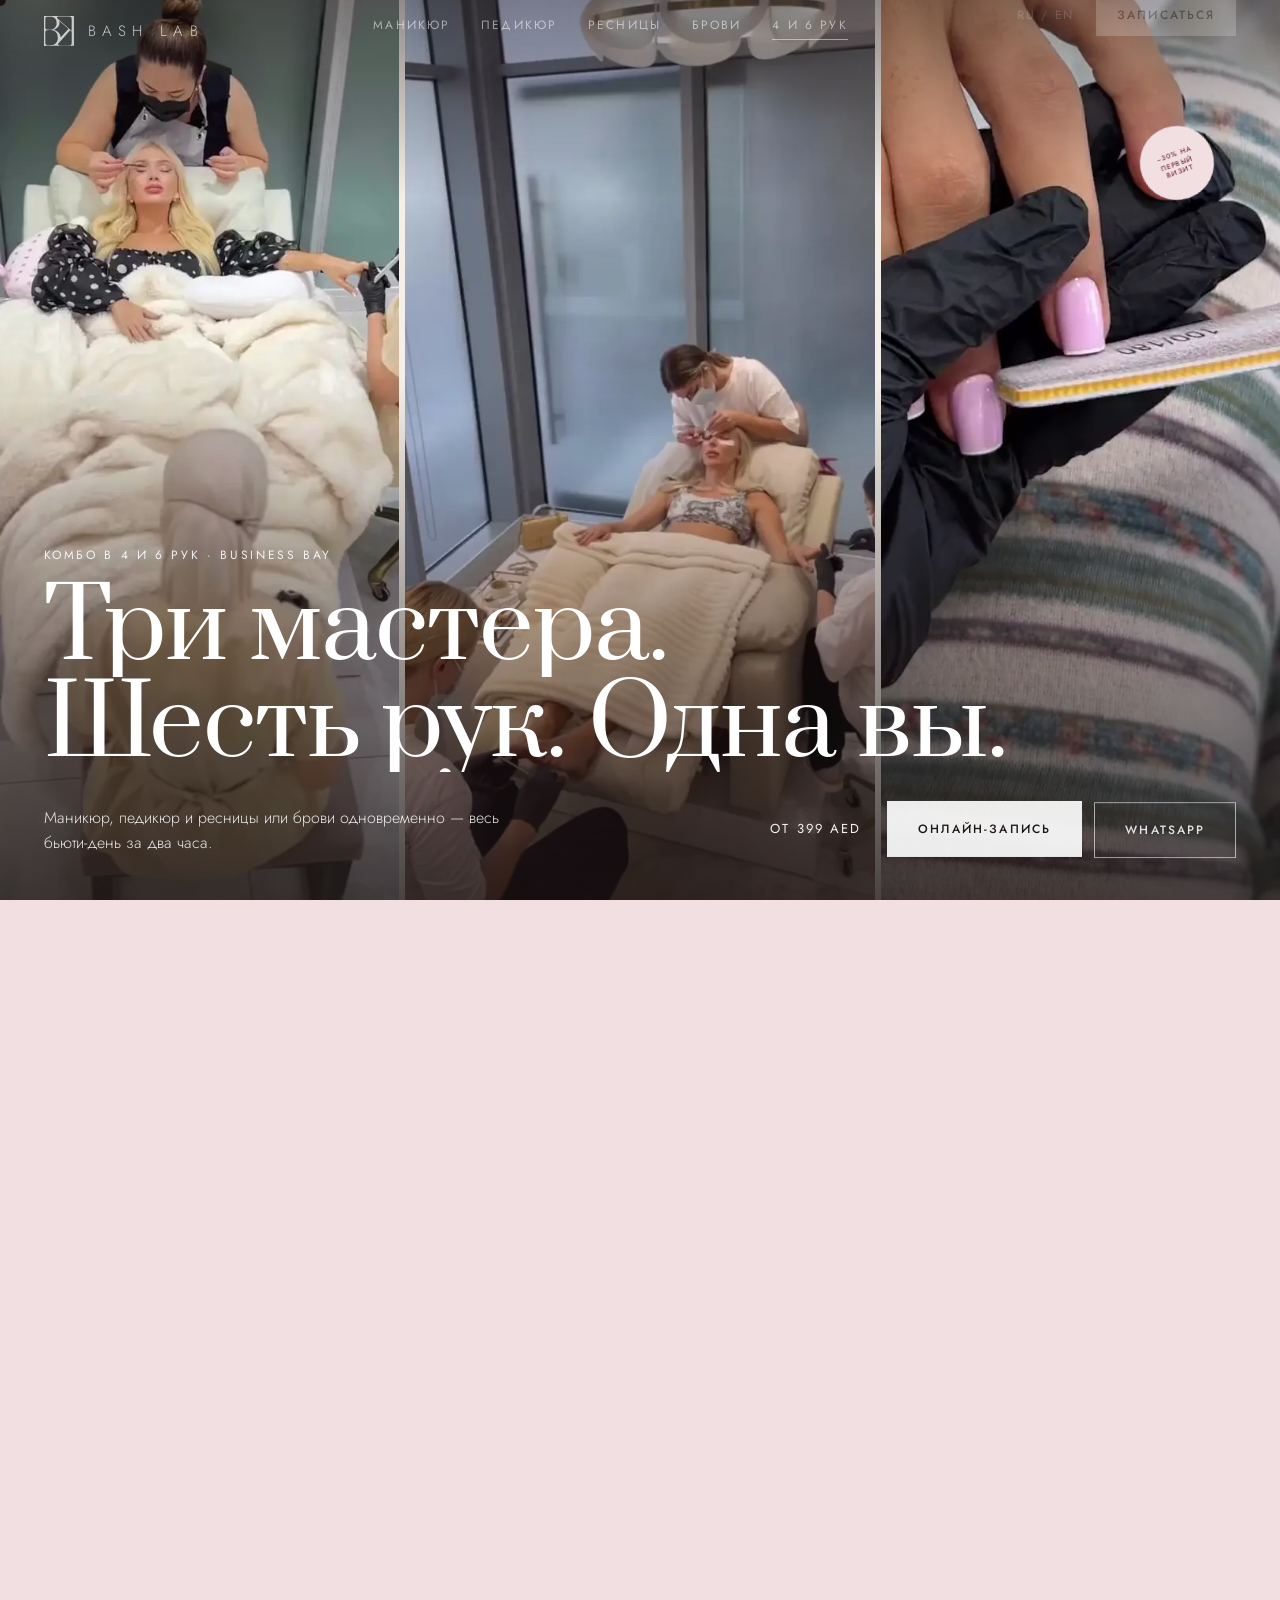
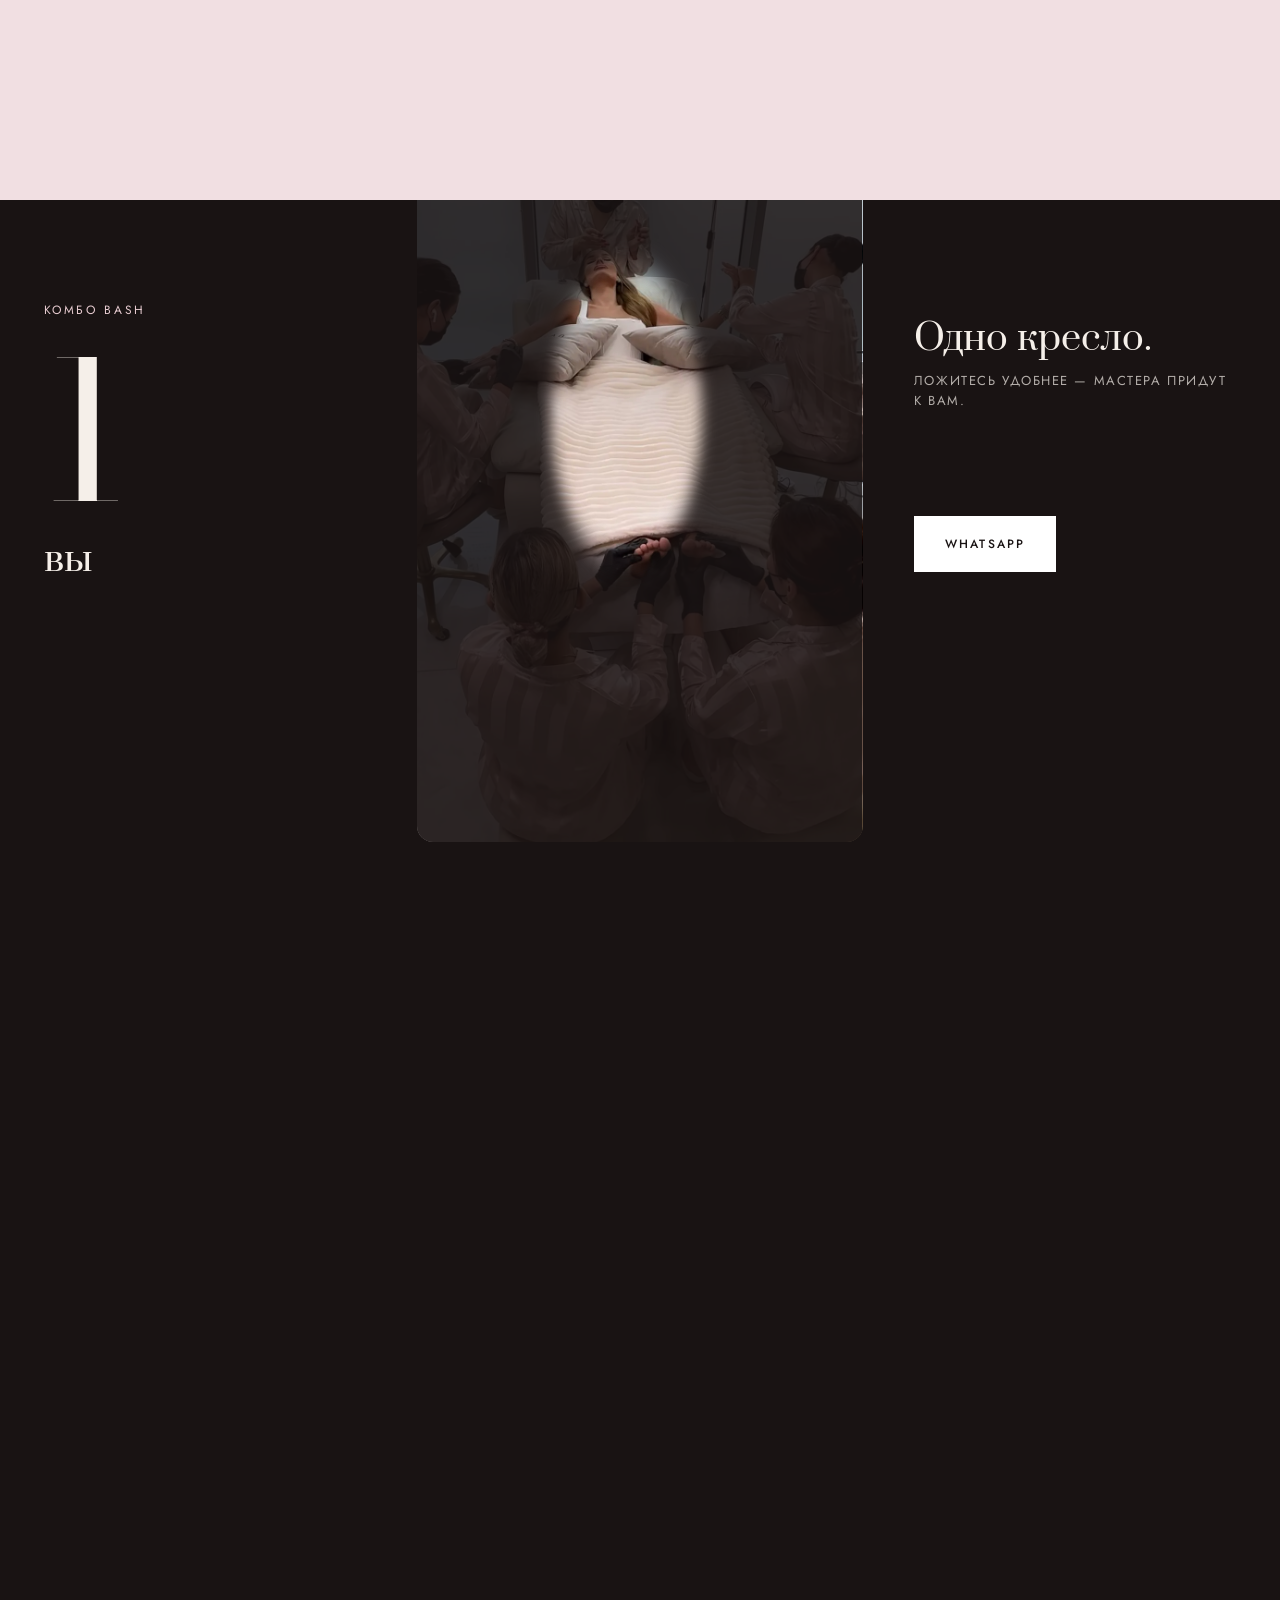
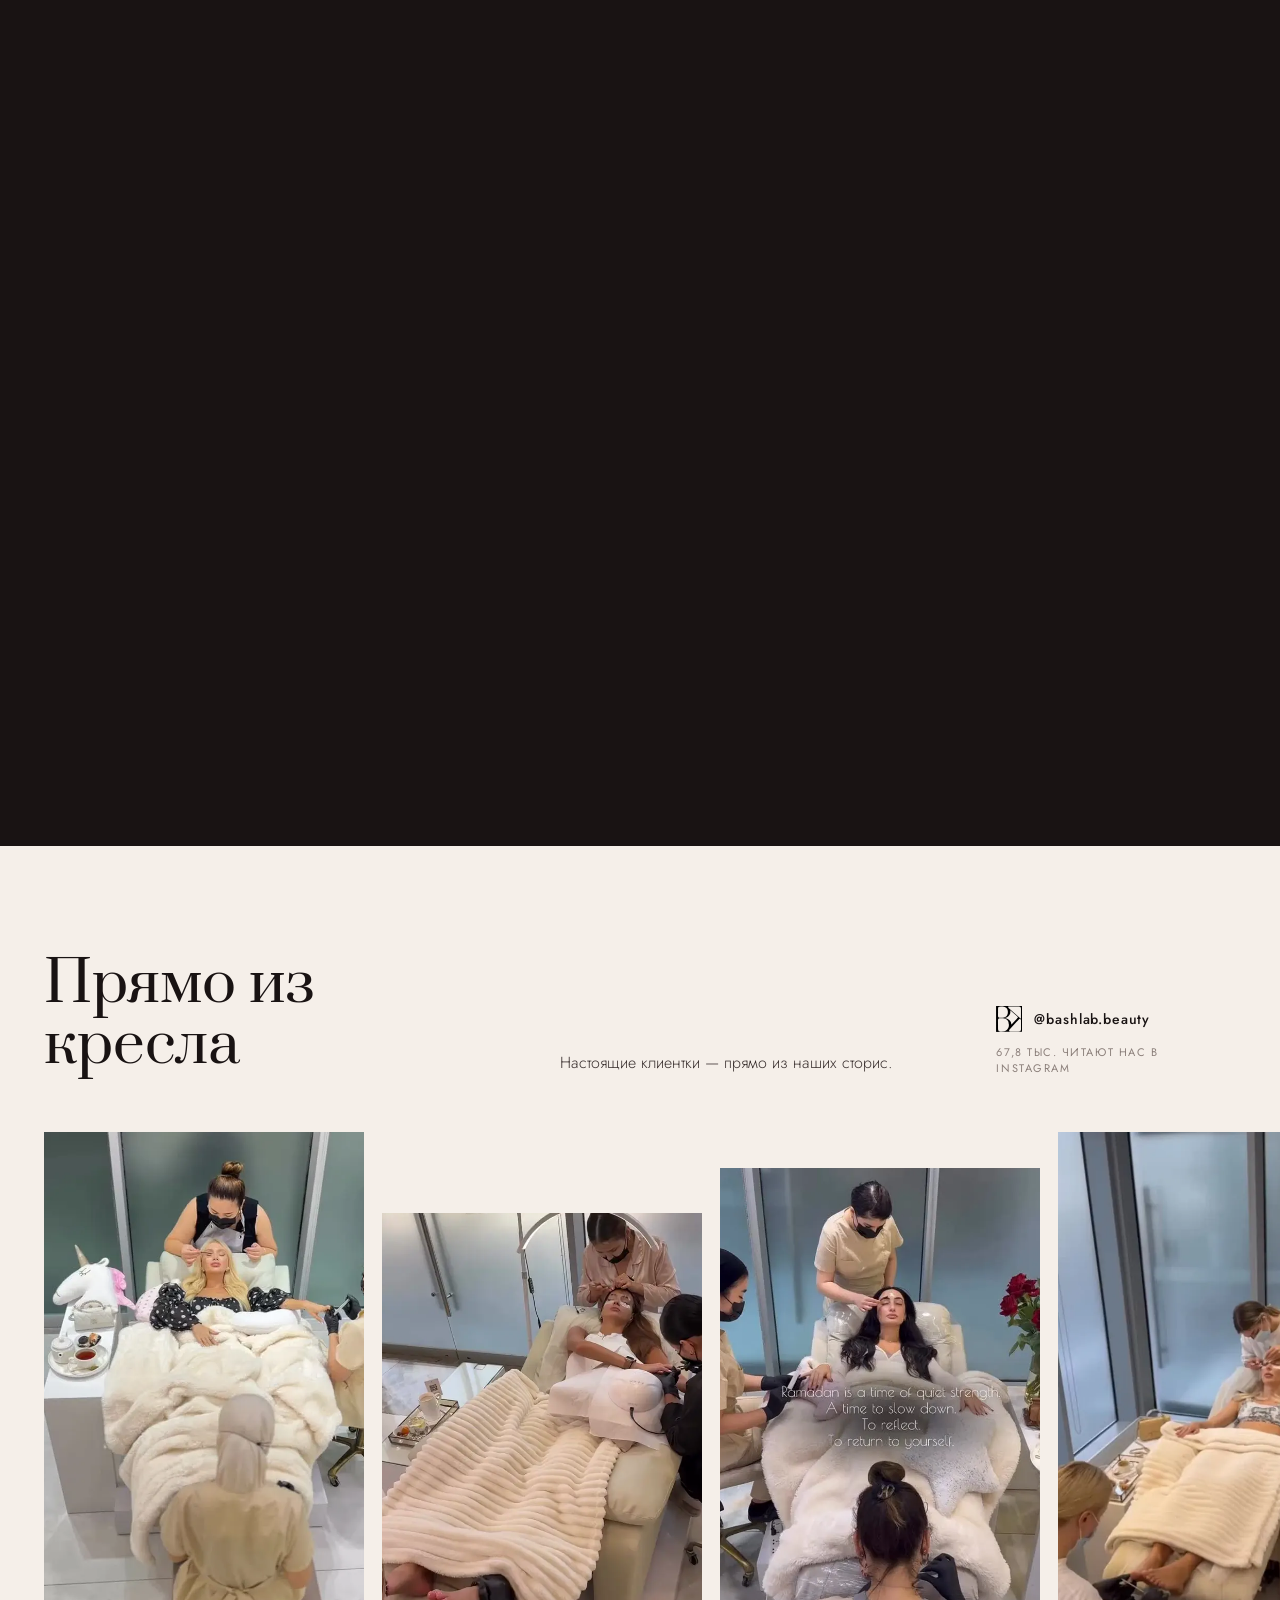
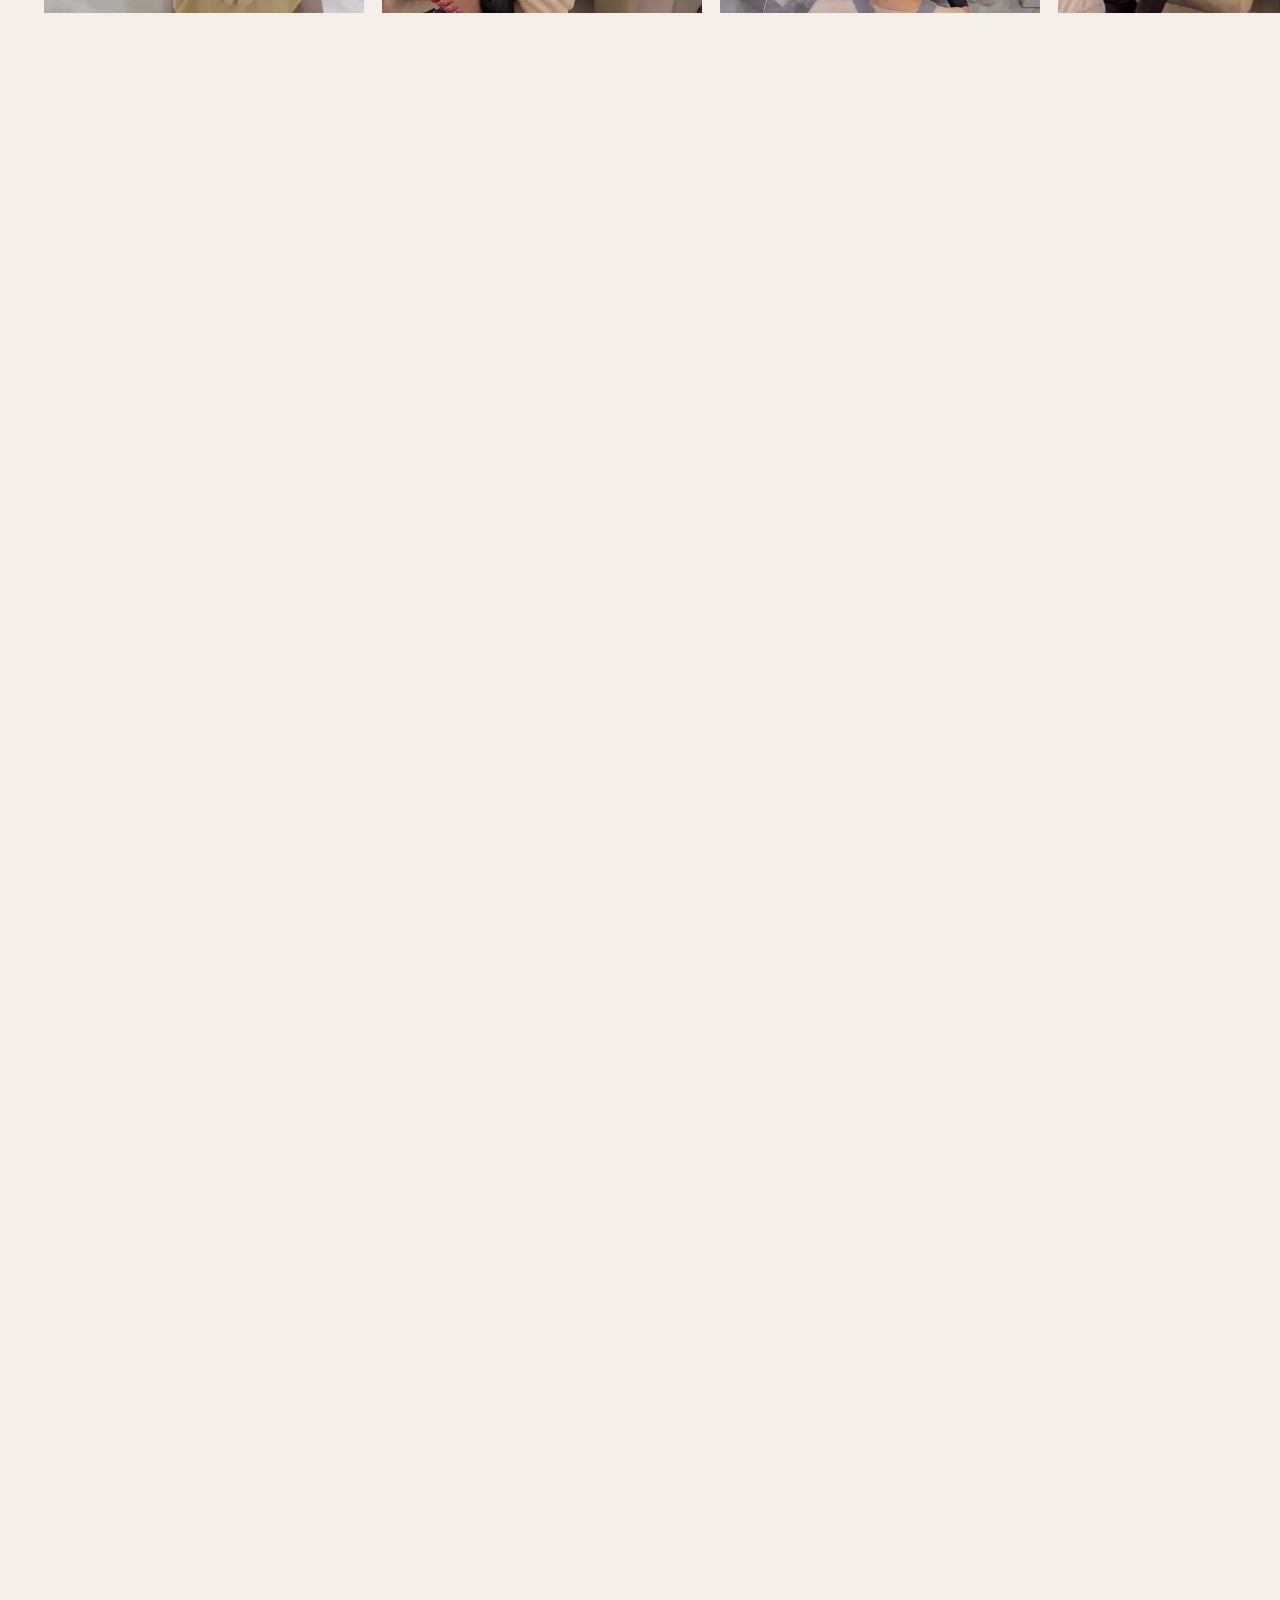
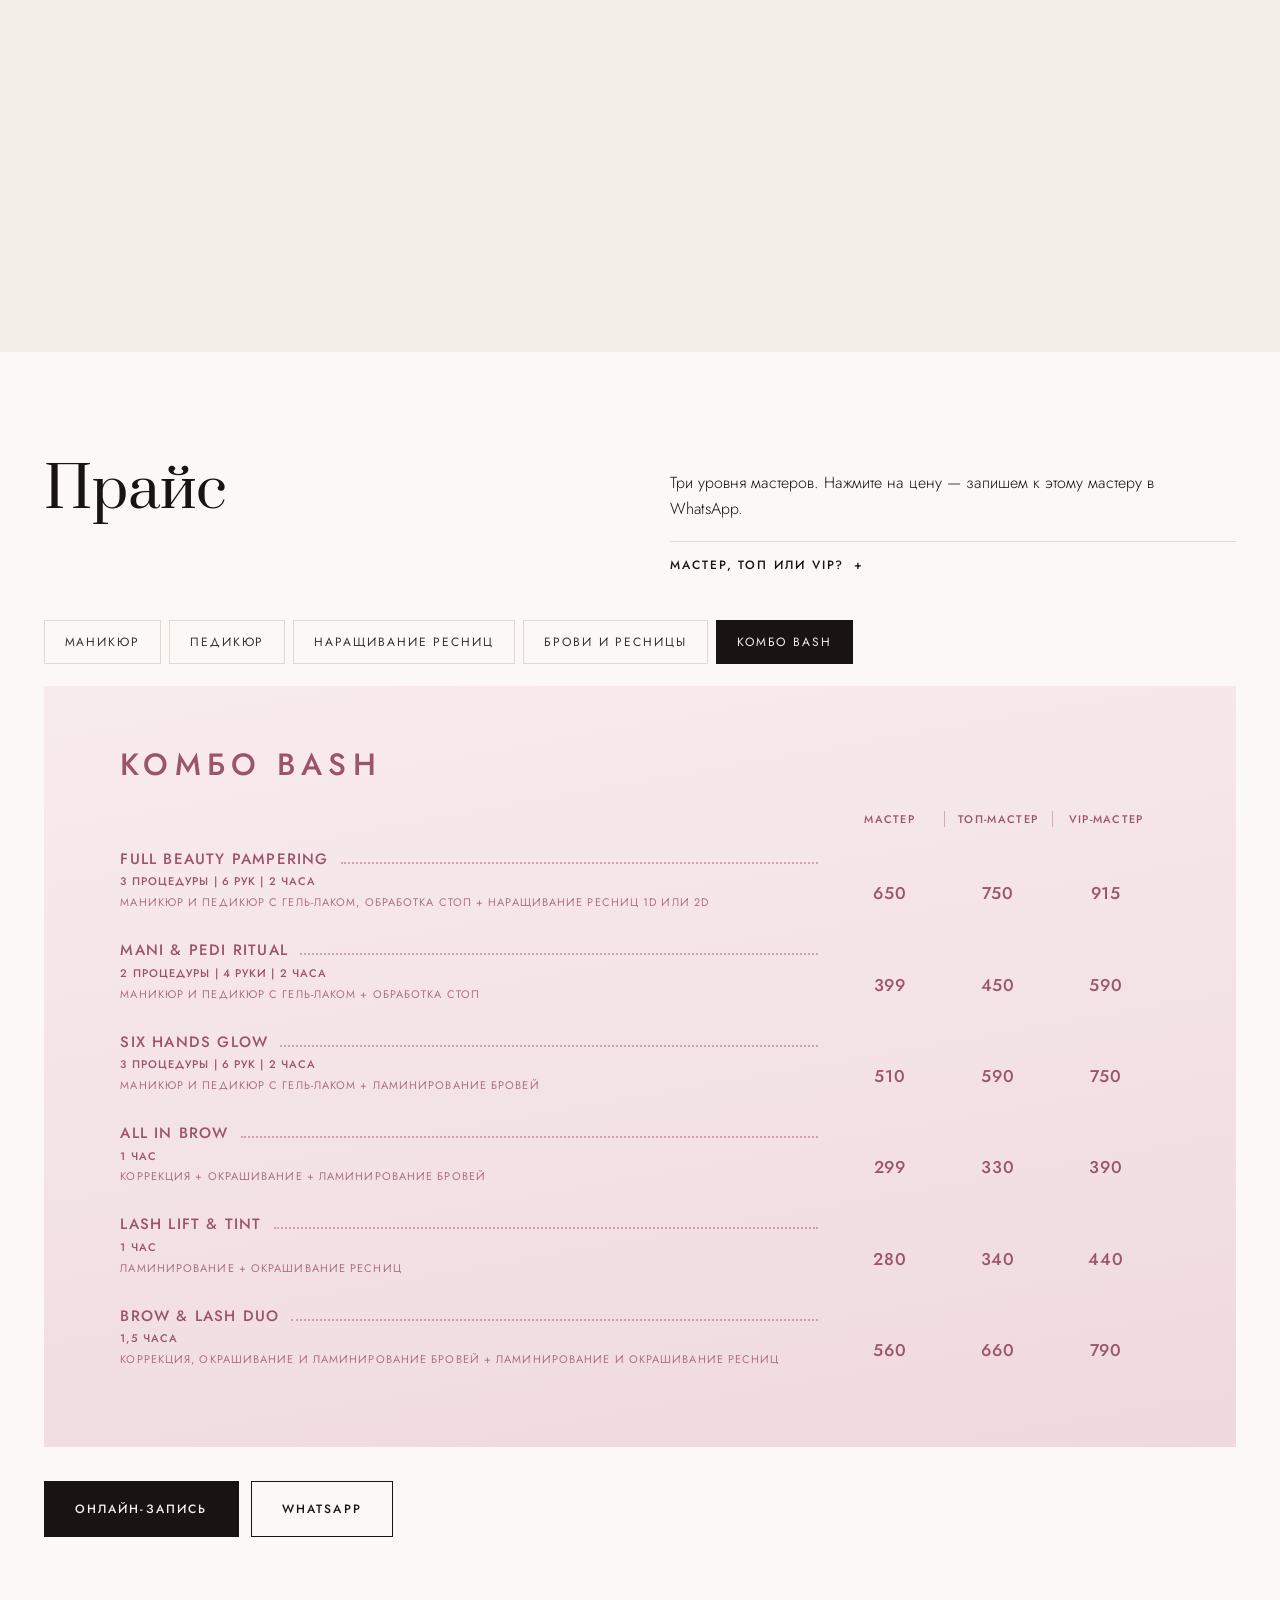
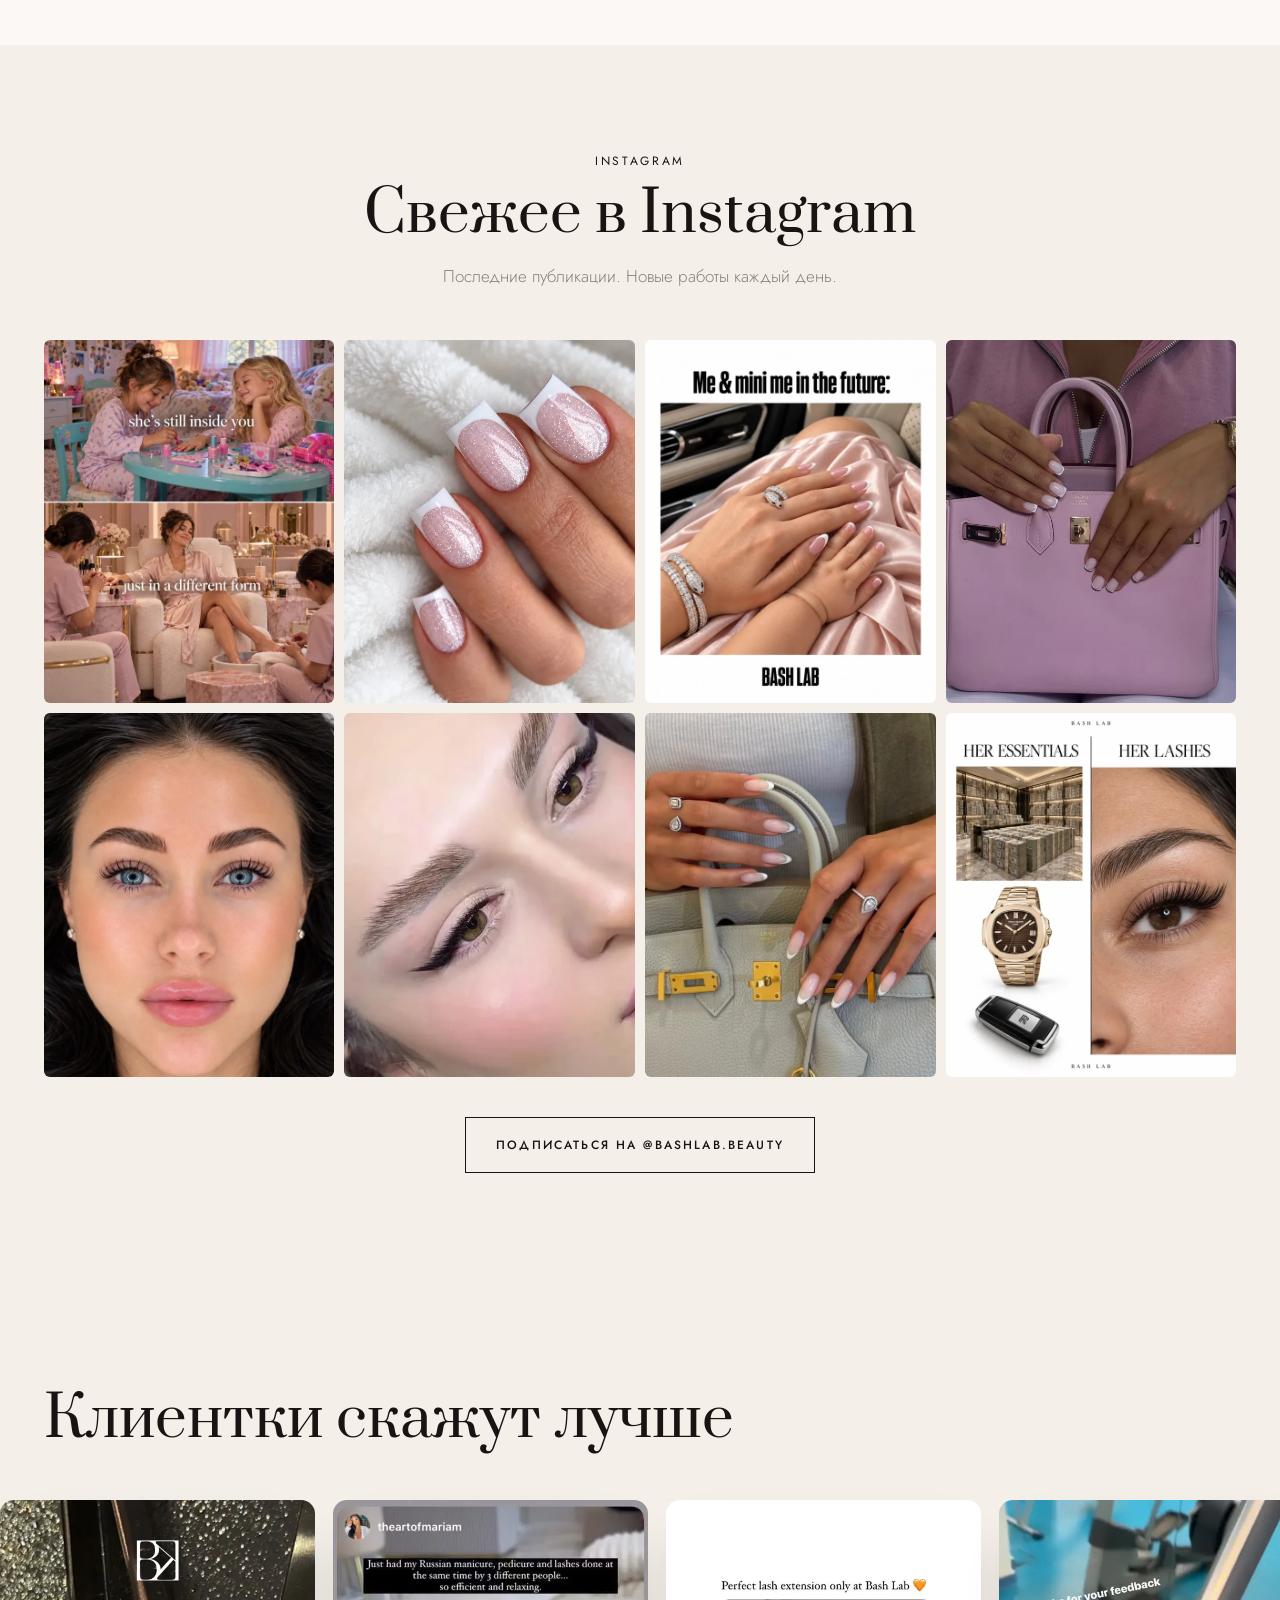
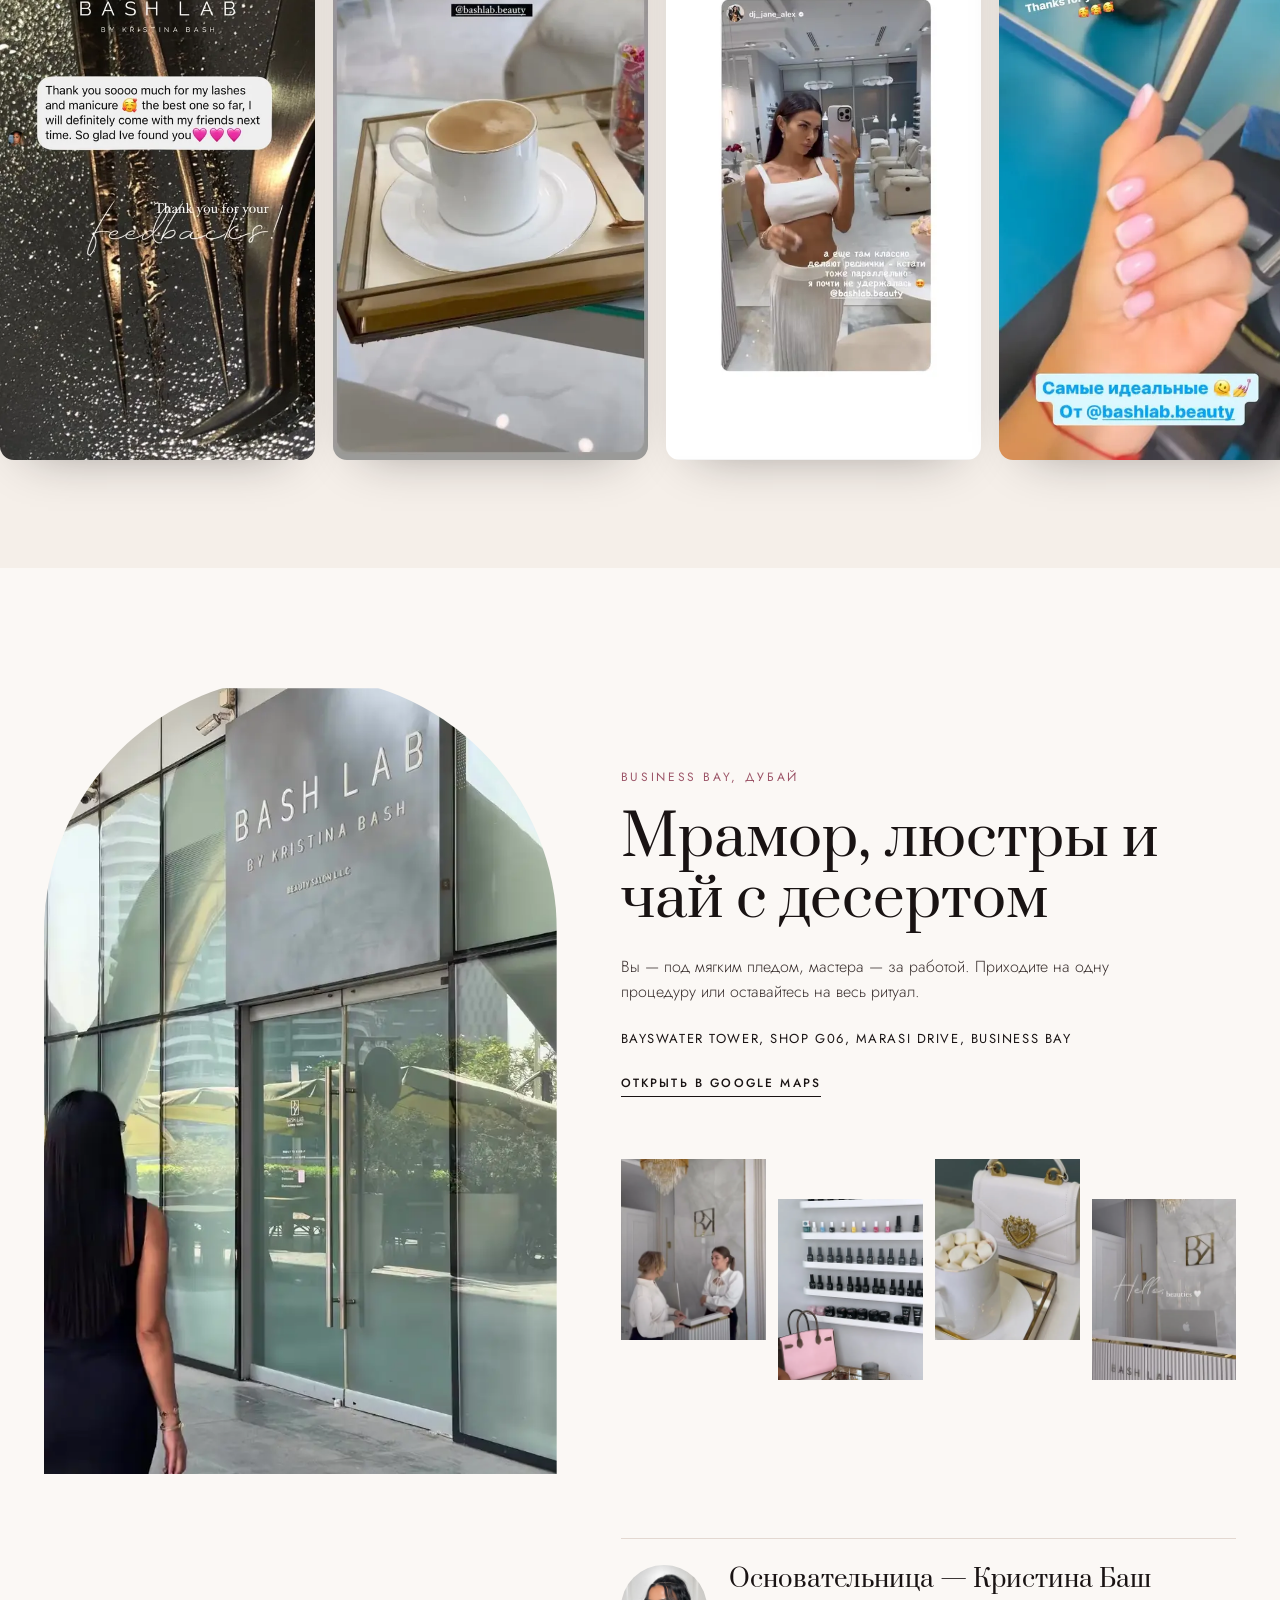
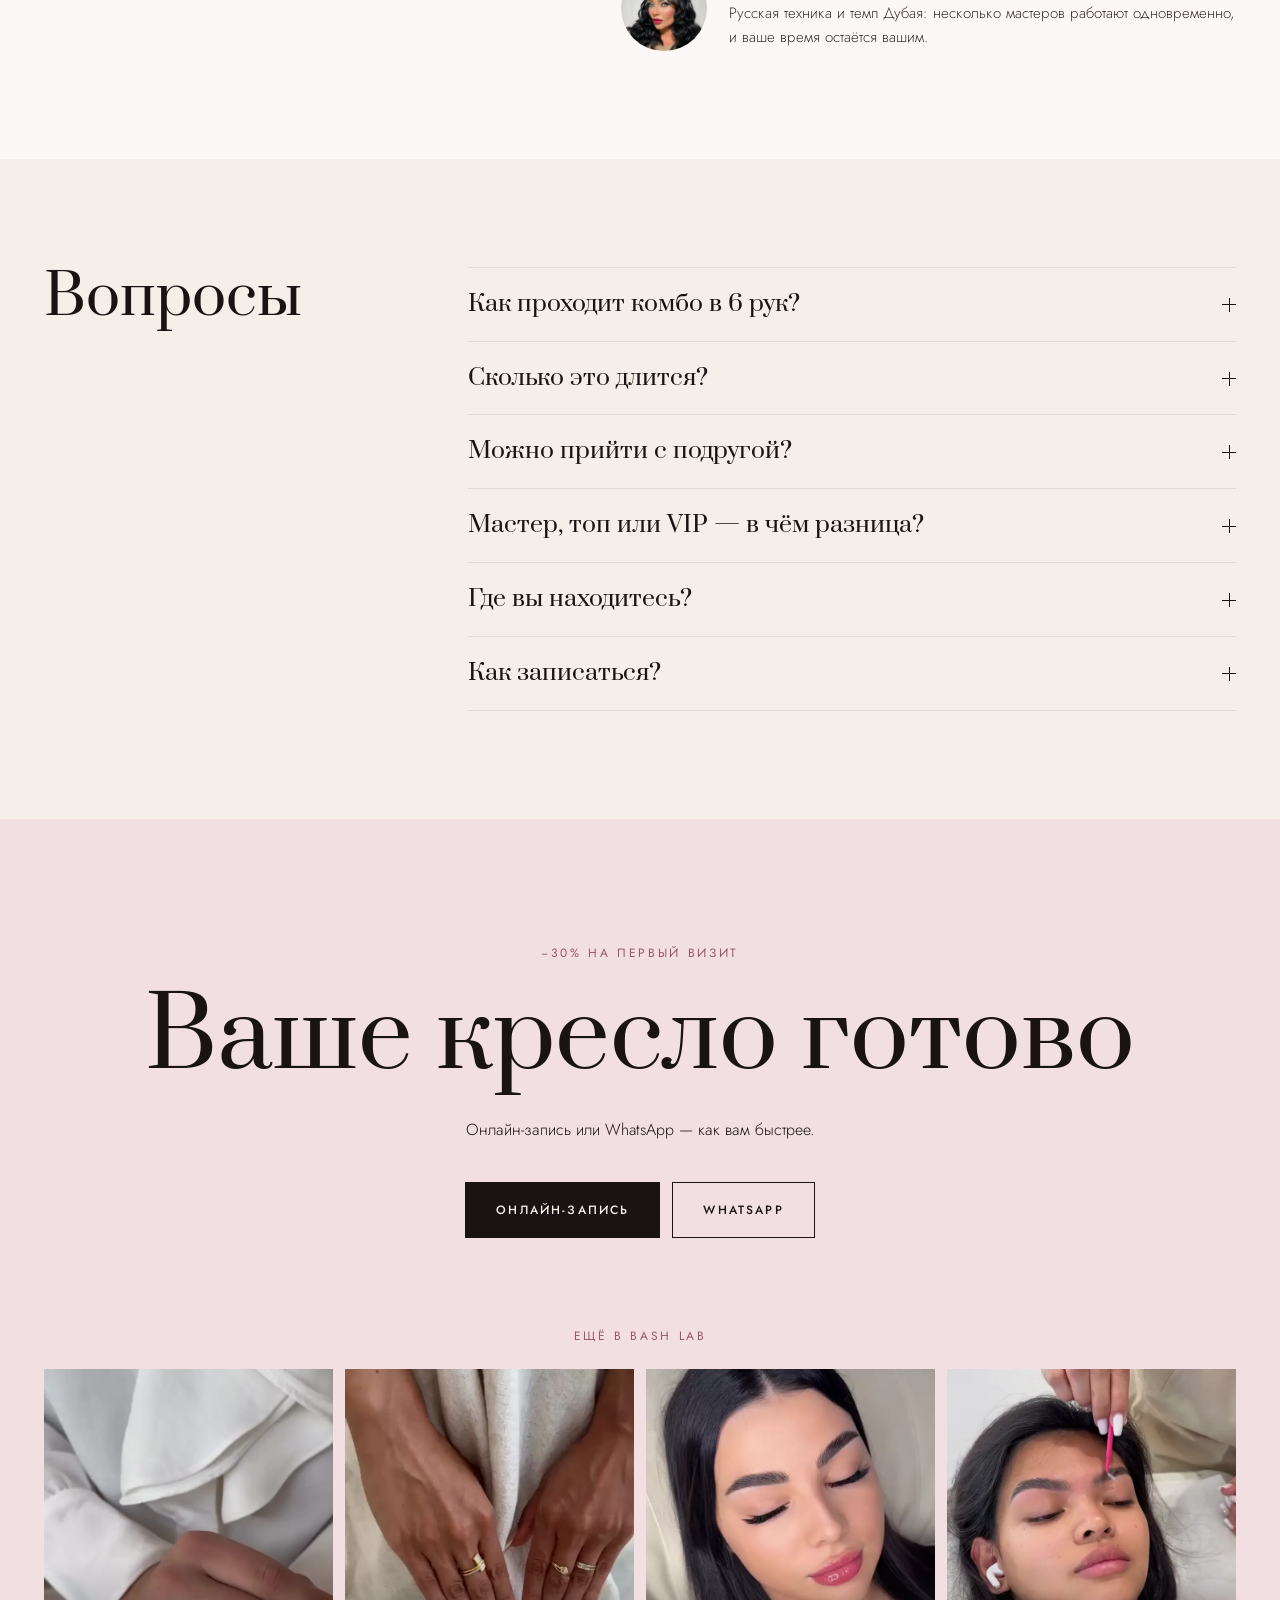
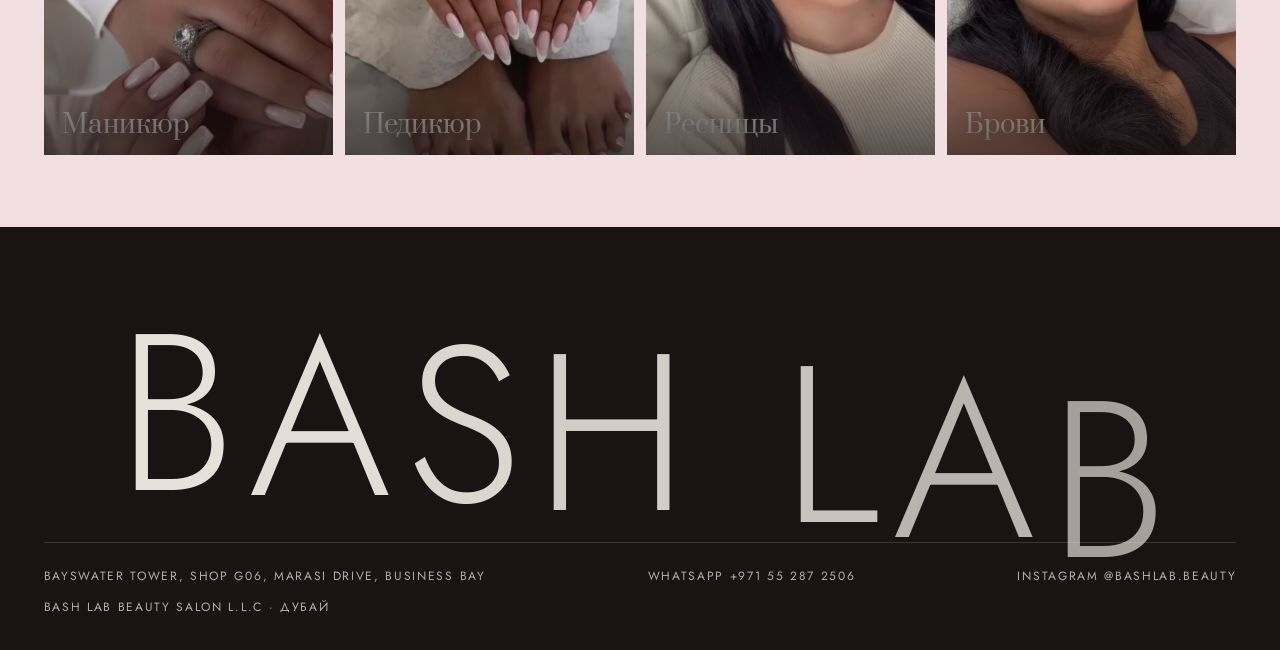
<file: ru/combos.html>
<!doctype html>
<html lang="ru">
<head>
<meta charset="utf-8">
<meta name="viewport" content="width=device-width, initial-scale=1, viewport-fit=cover">
<meta name="robots" content="noindex, nofollow">
<title>Комбо в 4 и 6 рук в Business Bay, Дубай — BASH LAB</title>
<meta name="description" content="Маникюр, педикюр и ресницы или брови одновременно: комбо в 4 и 6 рук в Business Bay. От 399 AED, экономия до 25%.">
<link rel="alternate" hreflang="en" href="../combos.html">
<link rel="alternate" hreflang="ru" href="combos.html">
<meta name="theme-color" content="#f5efe9">
<link rel="icon" href="../assets/img/bl.svg" type="image/svg+xml">
<link rel="preload" as="image" href="../assets/video/combo-top.webp" media="(max-width:820px)" fetchpriority="high"><link rel="preload" as="image" href="../assets/video/combo-top.webp" media="(min-width:821px)" fetchpriority="high">
<link rel="preconnect" href="https://fonts.googleapis.com">
<link rel="preconnect" href="https://fonts.gstatic.com" crossorigin>
<link href="https://fonts.googleapis.com/css2?family=Bodoni+Moda:ital,opsz,wght@0,6..96,400;0,6..96,500;1,6..96,400&family=Prata&family=Jost:wght@300;400;500&display=swap" rel="stylesheet">

<link rel="stylesheet" href="../assets/css/site.css">
<script>document.documentElement.className='js';try{if(innerWidth<821||sessionStorage.getItem('bl-seen'))document.documentElement.classList.add('seen');if(sessionStorage.getItem('bl-wipe'))document.documentElement.classList.add('wiping')}catch(e){}if(matchMedia('(prefers-reduced-motion: reduce)').matches)document.documentElement.classList.add('reduced')</script>
</head>
<body data-page="combos">

<div class="loader" aria-hidden="true"><img class="ld-mark" src="../assets/img/bl.svg" alt=""><div class="ld-word">BASH LAB</div><div class="ld-line"><i></i></div></div>
<div class="wipe" aria-hidden="true"></div>
<div class="cursor" aria-hidden="true"><span></span></div>

<header class="hd">
  <a class="brand" href="../index.html" aria-label="BASH LAB"><img class="mono" src="../assets/img/bl.svg" alt=""><span>BASH LAB</span></a>
  <nav class="nav"><a href="../manicure.html">Маникюр</a><a href="../pedicure.html">Педикюр</a><a href="../lashes.html">Ресницы</a><a href="../brows.html">Брови</a><a href="../combos.html" aria-current="page">4 и 6 рук</a></nav>
  <div class="hd-r">
    <a class="lang" href="../combos.html" hreflang="EN"><b>RU</b> / EN</a>
    <a class="btn btn-sm" href="https://n820329.alteg.io/company/770394/personal/select-services?o=" target="_blank" rel="noopener" data-cursor="Записаться">Записаться</a>
    <button class="burger" type="button" aria-label="Menu"><i></i><i></i></button>
  </div>
</header>
<div class="menu" aria-hidden="true"><nav><a href="../manicure.html">Маникюр</a><a href="../pedicure.html">Педикюр</a><a href="../lashes.html">Ресницы</a><a href="../brows.html">Брови</a><a href="../combos.html" aria-current="page">4 и 6 рук</a></nav><a class="lang" href="../combos.html">RU / EN</a></div>

<main>

<section class="hero" data-hero>
  <div class="hero-media"><div class="hp hp0"><video class="hv" data-src="../assets/video/combo-four.mp4" poster="../assets/video/combo-four.webp" muted loop playsinline preload="none"></video></div><div class="hp hp1"><video class="hv" data-src="../assets/video/combo-top.mp4" poster="../assets/video/combo-top.webp" muted loop playsinline preload="none"></video></div><div class="hp hp2"><video class="hv" data-src="../assets/video/combo-pink.mp4" poster="../assets/video/combo-pink.webp" muted loop playsinline preload="none"></video></div></div>
  <div class="hero-m"><video class="hv" data-src="../assets/video/combo-top.mp4" poster="../assets/video/combo-top.webp" muted loop playsinline preload="none"></video></div>
  <div class="hero-shade"></div>
  <p class="badge">−30% на первый визит</p>
  <div class="hero-txt">
    <p class="eyebrow">Комбо в 4 и 6 рук · Business Bay</p>
    <h1 class="h1">Три мастера.<br>Шесть рук. Одна вы.</h1>
    <div class="hero-row">
      <p class="lead">Маникюр, педикюр и ресницы или брови одновременно — весь бьюти-день за два часа.</p>
      <div class="hero-cta">
        <span class="from">от 399 AED</span>
        <a class="btn btn-light" href="https://n820329.alteg.io/company/770394/personal/select-services?o=" target="_blank" rel="noopener" data-cursor="Записаться">Онлайн-запись</a>
        <a class="btn btn-line" href="https://wa.me/971552872506?text=%D0%97%D0%B4%D1%80%D0%B0%D0%B2%D1%81%D1%82%D0%B2%D1%83%D0%B9%D1%82%D0%B5%21%20%D0%A5%D0%BE%D1%87%D1%83%20%D0%B7%D0%B0%D0%BF%D0%B8%D1%81%D0%B0%D1%82%D1%8C%D1%81%D1%8F%20%D0%B2%20Bash%20Lab." target="_blank" rel="noopener" data-cursor="WhatsApp">WhatsApp</a>
      </div>
    </div>
  </div>
  <span class="scroll-hint">Листайте</span>
</section>

<div class="ticker" aria-hidden="true"><div class="tk"><span>Русский маникюр</span><img src="../assets/img/bl.svg" alt=""><span>Наращивание ресниц</span><img src="../assets/img/bl.svg" alt=""><span>Ламинирование бровей</span><img src="../assets/img/bl.svg" alt=""><span>Комбо в 4 и 6 рук</span><img src="../assets/img/bl.svg" alt=""><span>Business Bay</span><img src="../assets/img/bl.svg" alt=""><span>−30% на первый визит</span><img src="../assets/img/bl.svg" alt=""></div></div>

<section class="manifesto">
  <p class="mf" data-words>Потому что ваше время бесценно. Вместо трёх записей в три разных дня — одно утро, одно кресло и три мастера одновременно.</p>
  <ul class="facts"><li><b>2 ч<small></small></b><span>вместо целого дня</span></li><li><b>до 25%<small></small></b><span>экономии на каждом комбо</span></li><li><b>−30%<small></small></b><span>на первый визит</span></li></ul>
</section>

<section class="hands" data-hands><div class="hn-in"><div class="hn-l"><p class="eyebrow">Комбо Bash</p><div class="hn-count"><div class="hn-roll"><span>1</span><span>2</span><span>4</span><span>6</span><span>10</span></div></div><div class="hn-word"><div class="hn-wroll"><span>вы</span><span>руки</span><span>руки</span><span>рук</span><span>рук</span></div></div></div><div class="hn-f"><img class="hnv" src="../assets/img/hands-top.webp" alt="" loading="lazy" decoding="async"><svg class="hn-svg" viewBox="0 0 100 100" preserveAspectRatio="none" aria-hidden="true"><defs><filter id="hnb" x="-20%" y="-20%" width="140%" height="140%"><feGaussianBlur stdDeviation="1.6"/></filter><mask id="hnm" maskUnits="userSpaceOnUse" x="0" y="0" width="100" height="100"><rect width="100" height="100" fill="#fff"/><g fill="#000" filter="url(#hnb)"><ellipse data-h="client" cx="47" cy="46" rx="17" ry="19" data-rx="17" data-ry="19"/><ellipse data-h="mL" cx="14" cy="44" rx="0" ry="0" data-rx="15" data-ry="8.4"/><ellipse data-h="pL" cx="33" cy="74" rx="0" ry="0" data-rx="20" data-ry="11.3"/><ellipse data-h="lash" cx="44" cy="22" rx="0" ry="0" data-rx="16" data-ry="9"/><ellipse data-h="mR" cx="80" cy="38" rx="0" ry="0" data-rx="16" data-ry="9"/><ellipse data-h="pR" cx="74" cy="76" rx="0" ry="0" data-rx="20" data-ry="11.3"/></g></mask></defs><rect width="100" height="100" fill="rgba(25,19,19,.86)" mask="url(#hnm)"/></svg><span class="hn-lb" data-h="mL" style="left:14%;top:55%">Маникюр</span><span class="hn-lb" data-h="pL" style="left:24%;top:90%">Педикюр</span><span class="hn-lb" data-h="lash" style="left:44%;top:11%">Ресницы</span><span class="hn-lb" data-h="mR" style="left:82%;top:50%">Маникюр</span><span class="hn-lb" data-h="pR" style="left:80%;top:92%">Педикюр</span></div><div class="hn-r"><ol class="hn-steps"><li data-new=""><b>Одно кресло.</b><span>Ложитесь удобнее — мастера придут к вам.</span></li><li data-new="mL"><b>Маникюр</b><span>один мастер · от 130 AED</span></li><li data-new="pL"><b>Mani &amp; Pedi Ritual</b><span>маникюр + педикюр одновременно · 2 часа · от 399 AED</span></li><li data-new="lash"><b>Full Beauty Pampering</b><span>+ ресницы · всё те же 2 часа · от 650 AED</span></li><li data-new="mR pR"><b>Пять мастеров сразу</b><span>как в нашем рилсе на 2,6 млн просмотров — спросите в WhatsApp</span></li></ol><a class="btn btn-light" href="https://wa.me/971552872506?text=%D0%97%D0%B4%D1%80%D0%B0%D0%B2%D1%81%D1%82%D0%B2%D1%83%D0%B9%D1%82%D0%B5%21%20%D0%A5%D0%BE%D1%87%D1%83%20%D0%B7%D0%B0%D0%BF%D0%B8%D1%81%D0%B0%D1%82%D1%8C%D1%81%D1%8F%20%D0%BD%D0%B0%20%D0%BA%D0%BE%D0%BC%D0%B1%D0%BE%20%D0%B2%20Bash%20Lab." target="_blank" rel="noopener" data-cursor="WhatsApp">WhatsApp</a></div></div></section>

<section class="wall" data-wall>
  <div class="wall-head">
    <h2 class="split">Прямо из кресла</h2>
    <p class="lead">Настоящие клиентки — прямо из наших сторис.</p>
    <a class="ig" href="https://www.instagram.com/bashlab.beauty/" target="_blank" rel="noopener" data-cursor="Instagram"><img src="../assets/img/bl.svg" alt="">@bashlab.beauty<small>67,8 тыс. читают нас в Instagram</small></a>
  </div>
  <div class="wall-track"><figure class="wc"><img class="wm" src="../assets/img/c-a.webp" alt="" loading="lazy" decoding="async"></figure><figure class="wc"><video class="wm" data-src="../assets/video/combo-room.mp4" poster="../assets/video/combo-room.webp" muted loop playsinline preload="none"></video></figure><figure class="wc"><img class="wm" src="../assets/img/c-b.webp" alt="" loading="lazy" decoding="async"></figure><figure class="wc"><img class="wm" src="../assets/img/c-c.webp" alt="" loading="lazy" decoding="async"></figure><figure class="wc"><img class="wm" src="../assets/img/c-g.webp" alt="" loading="lazy" decoding="async"></figure><figure class="wc"><video class="wm" data-src="../assets/video/combo-pink.mp4" poster="../assets/video/combo-pink.webp" muted loop playsinline preload="none"></video></figure><figure class="wc"><img class="wm" src="../assets/img/c-d.webp" alt="" loading="lazy" decoding="async"></figure><figure class="wc"><img class="wm" src="../assets/img/c-e.webp" alt="" loading="lazy" decoding="async"></figure><figure class="wc"><img class="wm" src="../assets/img/c-h.webp" alt="" loading="lazy" decoding="async"></figure></div>
</section>

<section class="prices" id="prices">
  <div class="pr-head">
    <h2 class="split">Прайс</h2>
    <p class="lead">Три уровня мастеров. Нажмите на цену — запишем к этому мастеру в WhatsApp.</p>
    <details class="tiers"><summary>Мастер, топ или VIP?</summary><p>Уровень — это опыт мастера. Салон и чай те же — выбирайте цену, которая подходит.</p></details>
  </div>
  <div class="tabs" role="tablist"><button type="button" role="tab" data-sec="manicure" aria-selected="false">Маникюр</button><button type="button" role="tab" data-sec="pedicure" aria-selected="false">Педикюр</button><button type="button" role="tab" data-sec="lashes" aria-selected="false">Наращивание ресниц</button><button type="button" role="tab" data-sec="brows-lashes" aria-selected="false">Брови и ресницы</button><button type="button" role="tab" data-sec="combos" aria-selected="true">Комбо Bash</button></div>
  <div class="cards"><div class="pc" data-sec="manicure" hidden><h3>Маникюр</h3><ul><li class="row rh" aria-hidden="true"><div class="rn"></div><div class="rp"><span>Мастер</span><span>Топ-мастер</span><span>VIP-мастер</span></div></li><li class="row"><div class="rn"><b>Маникюр с гель-лаком</b><span>Снятие + маникюр + выравнивание + гель-лак</span></div><div class="rp"><a class="pr" href="https://wa.me/971552872506?text=%D0%97%D0%B4%D1%80%D0%B0%D0%B2%D1%81%D1%82%D0%B2%D1%83%D0%B9%D1%82%D0%B5%21%20%D0%A5%D0%BE%D1%87%D1%83%20%D0%B7%D0%B0%D0%BF%D0%B8%D1%81%D0%B0%D1%82%D1%8C%D1%81%D1%8F%3A%20%D0%9C%D0%B0%D0%BD%D0%B8%D0%BA%D1%8E%D1%80%20%D1%81%20%D0%B3%D0%B5%D0%BB%D1%8C-%D0%BB%D0%B0%D0%BA%D0%BE%D0%BC%2C%20%D0%9C%D0%B0%D1%81%D1%82%D0%B5%D1%80%20%28230%20AED%29" target="_blank" rel="noopener" data-cursor="WhatsApp" data-t="Мастер">230</a><a class="pr" href="https://wa.me/971552872506?text=%D0%97%D0%B4%D1%80%D0%B0%D0%B2%D1%81%D1%82%D0%B2%D1%83%D0%B9%D1%82%D0%B5%21%20%D0%A5%D0%BE%D1%87%D1%83%20%D0%B7%D0%B0%D0%BF%D0%B8%D1%81%D0%B0%D1%82%D1%8C%D1%81%D1%8F%3A%20%D0%9C%D0%B0%D0%BD%D0%B8%D0%BA%D1%8E%D1%80%20%D1%81%20%D0%B3%D0%B5%D0%BB%D1%8C-%D0%BB%D0%B0%D0%BA%D0%BE%D0%BC%2C%20%D0%A2%D0%BE%D0%BF-%D0%BC%D0%B0%D1%81%D1%82%D0%B5%D1%80%20%28250%20AED%29" target="_blank" rel="noopener" data-cursor="WhatsApp" data-t="Топ-мастер">250</a><a class="pr" href="https://wa.me/971552872506?text=%D0%97%D0%B4%D1%80%D0%B0%D0%B2%D1%81%D1%82%D0%B2%D1%83%D0%B9%D1%82%D0%B5%21%20%D0%A5%D0%BE%D1%87%D1%83%20%D0%B7%D0%B0%D0%BF%D0%B8%D1%81%D0%B0%D1%82%D1%8C%D1%81%D1%8F%3A%20%D0%9C%D0%B0%D0%BD%D0%B8%D0%BA%D1%8E%D1%80%20%D1%81%20%D0%B3%D0%B5%D0%BB%D1%8C-%D0%BB%D0%B0%D0%BA%D0%BE%D0%BC%2C%20VIP-%D0%BC%D0%B0%D1%81%D1%82%D0%B5%D1%80%20%28340%20AED%29" target="_blank" rel="noopener" data-cursor="WhatsApp" data-t="VIP-мастер">340</a></div></li><li class="row"><div class="rn"><b>Маникюр с обычным лаком</b><span>Маникюр + обычный лак</span></div><div class="rp"><a class="pr" href="https://wa.me/971552872506?text=%D0%97%D0%B4%D1%80%D0%B0%D0%B2%D1%81%D1%82%D0%B2%D1%83%D0%B9%D1%82%D0%B5%21%20%D0%A5%D0%BE%D1%87%D1%83%20%D0%B7%D0%B0%D0%BF%D0%B8%D1%81%D0%B0%D1%82%D1%8C%D1%81%D1%8F%3A%20%D0%9C%D0%B0%D0%BD%D0%B8%D0%BA%D1%8E%D1%80%20%D1%81%20%D0%BE%D0%B1%D1%8B%D1%87%D0%BD%D1%8B%D0%BC%20%D0%BB%D0%B0%D0%BA%D0%BE%D0%BC%2C%20%D0%9C%D0%B0%D1%81%D1%82%D0%B5%D1%80%20%28160%20AED%29" target="_blank" rel="noopener" data-cursor="WhatsApp" data-t="Мастер">160</a><a class="pr" href="https://wa.me/971552872506?text=%D0%97%D0%B4%D1%80%D0%B0%D0%B2%D1%81%D1%82%D0%B2%D1%83%D0%B9%D1%82%D0%B5%21%20%D0%A5%D0%BE%D1%87%D1%83%20%D0%B7%D0%B0%D0%BF%D0%B8%D1%81%D0%B0%D1%82%D1%8C%D1%81%D1%8F%3A%20%D0%9C%D0%B0%D0%BD%D0%B8%D0%BA%D1%8E%D1%80%20%D1%81%20%D0%BE%D0%B1%D1%8B%D1%87%D0%BD%D1%8B%D0%BC%20%D0%BB%D0%B0%D0%BA%D0%BE%D0%BC%2C%20%D0%A2%D0%BE%D0%BF-%D0%BC%D0%B0%D1%81%D1%82%D0%B5%D1%80%20%28175%20AED%29" target="_blank" rel="noopener" data-cursor="WhatsApp" data-t="Топ-мастер">175</a><a class="pr" href="https://wa.me/971552872506?text=%D0%97%D0%B4%D1%80%D0%B0%D0%B2%D1%81%D1%82%D0%B2%D1%83%D0%B9%D1%82%D0%B5%21%20%D0%A5%D0%BE%D1%87%D1%83%20%D0%B7%D0%B0%D0%BF%D0%B8%D1%81%D0%B0%D1%82%D1%8C%D1%81%D1%8F%3A%20%D0%9C%D0%B0%D0%BD%D0%B8%D0%BA%D1%8E%D1%80%20%D1%81%20%D0%BE%D0%B1%D1%8B%D1%87%D0%BD%D1%8B%D0%BC%20%D0%BB%D0%B0%D0%BA%D0%BE%D0%BC%2C%20VIP-%D0%BC%D0%B0%D1%81%D1%82%D0%B5%D1%80%20%28235%20AED%29" target="_blank" rel="noopener" data-cursor="WhatsApp" data-t="VIP-мастер">235</a></div></li><li class="row"><div class="rn"><b>Маникюр без покрытия</b><span>Без лака</span></div><div class="rp"><a class="pr" href="https://wa.me/971552872506?text=%D0%97%D0%B4%D1%80%D0%B0%D0%B2%D1%81%D1%82%D0%B2%D1%83%D0%B9%D1%82%D0%B5%21%20%D0%A5%D0%BE%D1%87%D1%83%20%D0%B7%D0%B0%D0%BF%D0%B8%D1%81%D0%B0%D1%82%D1%8C%D1%81%D1%8F%3A%20%D0%9C%D0%B0%D0%BD%D0%B8%D0%BA%D1%8E%D1%80%20%D0%B1%D0%B5%D0%B7%20%D0%BF%D0%BE%D0%BA%D1%80%D1%8B%D1%82%D0%B8%D1%8F%2C%20%D0%9C%D0%B0%D1%81%D1%82%D0%B5%D1%80%20%28130%20AED%29" target="_blank" rel="noopener" data-cursor="WhatsApp" data-t="Мастер">130</a><a class="pr" href="https://wa.me/971552872506?text=%D0%97%D0%B4%D1%80%D0%B0%D0%B2%D1%81%D1%82%D0%B2%D1%83%D0%B9%D1%82%D0%B5%21%20%D0%A5%D0%BE%D1%87%D1%83%20%D0%B7%D0%B0%D0%BF%D0%B8%D1%81%D0%B0%D1%82%D1%8C%D1%81%D1%8F%3A%20%D0%9C%D0%B0%D0%BD%D0%B8%D0%BA%D1%8E%D1%80%20%D0%B1%D0%B5%D0%B7%20%D0%BF%D0%BE%D0%BA%D1%80%D1%8B%D1%82%D0%B8%D1%8F%2C%20%D0%A2%D0%BE%D0%BF-%D0%BC%D0%B0%D1%81%D1%82%D0%B5%D1%80%20%28145%20AED%29" target="_blank" rel="noopener" data-cursor="WhatsApp" data-t="Топ-мастер">145</a><a class="pr" href="https://wa.me/971552872506?text=%D0%97%D0%B4%D1%80%D0%B0%D0%B2%D1%81%D1%82%D0%B2%D1%83%D0%B9%D1%82%D0%B5%21%20%D0%A5%D0%BE%D1%87%D1%83%20%D0%B7%D0%B0%D0%BF%D0%B8%D1%81%D0%B0%D1%82%D1%8C%D1%81%D1%8F%3A%20%D0%9C%D0%B0%D0%BD%D0%B8%D0%BA%D1%8E%D1%80%20%D0%B1%D0%B5%D0%B7%20%D0%BF%D0%BE%D0%BA%D1%80%D1%8B%D1%82%D0%B8%D1%8F%2C%20VIP-%D0%BC%D0%B0%D1%81%D1%82%D0%B5%D1%80%20%28195%20AED%29" target="_blank" rel="noopener" data-cursor="WhatsApp" data-t="VIP-мастер">195</a></div></li><li class="row"><div class="rn"><b>Японский маникюр</b><span>Японская техника ухода за ногтями</span></div><div class="rp"><a class="pr" href="https://wa.me/971552872506?text=%D0%97%D0%B4%D1%80%D0%B0%D0%B2%D1%81%D1%82%D0%B2%D1%83%D0%B9%D1%82%D0%B5%21%20%D0%A5%D0%BE%D1%87%D1%83%20%D0%B7%D0%B0%D0%BF%D0%B8%D1%81%D0%B0%D1%82%D1%8C%D1%81%D1%8F%3A%20%D0%AF%D0%BF%D0%BE%D0%BD%D1%81%D0%BA%D0%B8%D0%B9%20%D0%BC%D0%B0%D0%BD%D0%B8%D0%BA%D1%8E%D1%80%2C%20%D0%9C%D0%B0%D1%81%D1%82%D0%B5%D1%80%20%28190%20AED%29" target="_blank" rel="noopener" data-cursor="WhatsApp" data-t="Мастер">190</a><a class="pr" href="https://wa.me/971552872506?text=%D0%97%D0%B4%D1%80%D0%B0%D0%B2%D1%81%D1%82%D0%B2%D1%83%D0%B9%D1%82%D0%B5%21%20%D0%A5%D0%BE%D1%87%D1%83%20%D0%B7%D0%B0%D0%BF%D0%B8%D1%81%D0%B0%D1%82%D1%8C%D1%81%D1%8F%3A%20%D0%AF%D0%BF%D0%BE%D0%BD%D1%81%D0%BA%D0%B8%D0%B9%20%D0%BC%D0%B0%D0%BD%D0%B8%D0%BA%D1%8E%D1%80%2C%20%D0%A2%D0%BE%D0%BF-%D0%BC%D0%B0%D1%81%D1%82%D0%B5%D1%80%20%28220%20AED%29" target="_blank" rel="noopener" data-cursor="WhatsApp" data-t="Топ-мастер">220</a><a class="pr" href="https://wa.me/971552872506?text=%D0%97%D0%B4%D1%80%D0%B0%D0%B2%D1%81%D1%82%D0%B2%D1%83%D0%B9%D1%82%D0%B5%21%20%D0%A5%D0%BE%D1%87%D1%83%20%D0%B7%D0%B0%D0%BF%D0%B8%D1%81%D0%B0%D1%82%D1%8C%D1%81%D1%8F%3A%20%D0%AF%D0%BF%D0%BE%D0%BD%D1%81%D0%BA%D0%B8%D0%B9%20%D0%BC%D0%B0%D0%BD%D0%B8%D0%BA%D1%8E%D1%80%2C%20VIP-%D0%BC%D0%B0%D1%81%D1%82%D0%B5%D1%80%20%28300%20AED%29" target="_blank" rel="noopener" data-cursor="WhatsApp" data-t="VIP-мастер">300</a></div></li><li class="row"><div class="rn"><b>Наращивание ногтей</b><span>Снятие + маникюр + наращивание + гель-лак</span></div><div class="rp"><a class="pr" href="https://wa.me/971552872506?text=%D0%97%D0%B4%D1%80%D0%B0%D0%B2%D1%81%D1%82%D0%B2%D1%83%D0%B9%D1%82%D0%B5%21%20%D0%A5%D0%BE%D1%87%D1%83%20%D0%B7%D0%B0%D0%BF%D0%B8%D1%81%D0%B0%D1%82%D1%8C%D1%81%D1%8F%3A%20%D0%9D%D0%B0%D1%80%D0%B0%D1%89%D0%B8%D0%B2%D0%B0%D0%BD%D0%B8%D0%B5%20%D0%BD%D0%BE%D0%B3%D1%82%D0%B5%D0%B9%2C%20%D0%9C%D0%B0%D1%81%D1%82%D0%B5%D1%80%20%28%D0%BE%D1%82%20370%20AED%29" target="_blank" rel="noopener" data-cursor="WhatsApp" data-t="Мастер">от 370</a><a class="pr" href="https://wa.me/971552872506?text=%D0%97%D0%B4%D1%80%D0%B0%D0%B2%D1%81%D1%82%D0%B2%D1%83%D0%B9%D1%82%D0%B5%21%20%D0%A5%D0%BE%D1%87%D1%83%20%D0%B7%D0%B0%D0%BF%D0%B8%D1%81%D0%B0%D1%82%D1%8C%D1%81%D1%8F%3A%20%D0%9D%D0%B0%D1%80%D0%B0%D1%89%D0%B8%D0%B2%D0%B0%D0%BD%D0%B8%D0%B5%20%D0%BD%D0%BE%D0%B3%D1%82%D0%B5%D0%B9%2C%20%D0%A2%D0%BE%D0%BF-%D0%BC%D0%B0%D1%81%D1%82%D0%B5%D1%80%20%28%D0%BE%D1%82%20420%20AED%29" target="_blank" rel="noopener" data-cursor="WhatsApp" data-t="Топ-мастер">от 420</a><a class="pr" href="https://wa.me/971552872506?text=%D0%97%D0%B4%D1%80%D0%B0%D0%B2%D1%81%D1%82%D0%B2%D1%83%D0%B9%D1%82%D0%B5%21%20%D0%A5%D0%BE%D1%87%D1%83%20%D0%B7%D0%B0%D0%BF%D0%B8%D1%81%D0%B0%D1%82%D1%8C%D1%81%D1%8F%3A%20%D0%9D%D0%B0%D1%80%D0%B0%D1%89%D0%B8%D0%B2%D0%B0%D0%BD%D0%B8%D0%B5%20%D0%BD%D0%BE%D0%B3%D1%82%D0%B5%D0%B9%2C%20VIP-%D0%BC%D0%B0%D1%81%D1%82%D0%B5%D1%80%20%28%D0%BE%D1%82%20540%20AED%29" target="_blank" rel="noopener" data-cursor="WhatsApp" data-t="VIP-мастер">от 540</a></div></li><li class="row"><div class="rn"><b>Коррекция наращивания</b><span>Снятие + маникюр + коррекция + гель-лак</span></div><div class="rp"><a class="pr" href="https://wa.me/971552872506?text=%D0%97%D0%B4%D1%80%D0%B0%D0%B2%D1%81%D1%82%D0%B2%D1%83%D0%B9%D1%82%D0%B5%21%20%D0%A5%D0%BE%D1%87%D1%83%20%D0%B7%D0%B0%D0%BF%D0%B8%D1%81%D0%B0%D1%82%D1%8C%D1%81%D1%8F%3A%20%D0%9A%D0%BE%D1%80%D1%80%D0%B5%D0%BA%D1%86%D0%B8%D1%8F%20%D0%BD%D0%B0%D1%80%D0%B0%D1%89%D0%B8%D0%B2%D0%B0%D0%BD%D0%B8%D1%8F%2C%20%D0%9C%D0%B0%D1%81%D1%82%D0%B5%D1%80%20%28310%20AED%29" target="_blank" rel="noopener" data-cursor="WhatsApp" data-t="Мастер">310</a><a class="pr" href="https://wa.me/971552872506?text=%D0%97%D0%B4%D1%80%D0%B0%D0%B2%D1%81%D1%82%D0%B2%D1%83%D0%B9%D1%82%D0%B5%21%20%D0%A5%D0%BE%D1%87%D1%83%20%D0%B7%D0%B0%D0%BF%D0%B8%D1%81%D0%B0%D1%82%D1%8C%D1%81%D1%8F%3A%20%D0%9A%D0%BE%D1%80%D1%80%D0%B5%D0%BA%D1%86%D0%B8%D1%8F%20%D0%BD%D0%B0%D1%80%D0%B0%D1%89%D0%B8%D0%B2%D0%B0%D0%BD%D0%B8%D1%8F%2C%20%D0%A2%D0%BE%D0%BF-%D0%BC%D0%B0%D1%81%D1%82%D0%B5%D1%80%20%28350%20AED%29" target="_blank" rel="noopener" data-cursor="WhatsApp" data-t="Топ-мастер">350</a><a class="pr" href="https://wa.me/971552872506?text=%D0%97%D0%B4%D1%80%D0%B0%D0%B2%D1%81%D1%82%D0%B2%D1%83%D0%B9%D1%82%D0%B5%21%20%D0%A5%D0%BE%D1%87%D1%83%20%D0%B7%D0%B0%D0%BF%D0%B8%D1%81%D0%B0%D1%82%D1%8C%D1%81%D1%8F%3A%20%D0%9A%D0%BE%D1%80%D1%80%D0%B5%D0%BA%D1%86%D0%B8%D1%8F%20%D0%BD%D0%B0%D1%80%D0%B0%D1%89%D0%B8%D0%B2%D0%B0%D0%BD%D0%B8%D1%8F%2C%20VIP-%D0%BC%D0%B0%D1%81%D1%82%D0%B5%D1%80%20%28450%20AED%29" target="_blank" rel="noopener" data-cursor="WhatsApp" data-t="VIP-мастер">450</a></div></li><li class="row"><div class="rn"><b>Френч | простой дизайн</b></div><div class="rp"><a class="pr" href="https://wa.me/971552872506?text=%D0%97%D0%B4%D1%80%D0%B0%D0%B2%D1%81%D1%82%D0%B2%D1%83%D0%B9%D1%82%D0%B5%21%20%D0%A5%D0%BE%D1%87%D1%83%20%D0%B7%D0%B0%D0%BF%D0%B8%D1%81%D0%B0%D1%82%D1%8C%D1%81%D1%8F%3A%20%D0%A4%D1%80%D0%B5%D0%BD%D1%87%20%7C%20%D0%BF%D1%80%D0%BE%D1%81%D1%82%D0%BE%D0%B9%20%D0%B4%D0%B8%D0%B7%D0%B0%D0%B9%D0%BD%2C%20%D0%9C%D0%B0%D1%81%D1%82%D0%B5%D1%80%20%2840%20AED%29" target="_blank" rel="noopener" data-cursor="WhatsApp" data-t="Мастер">40</a><a class="pr" href="https://wa.me/971552872506?text=%D0%97%D0%B4%D1%80%D0%B0%D0%B2%D1%81%D1%82%D0%B2%D1%83%D0%B9%D1%82%D0%B5%21%20%D0%A5%D0%BE%D1%87%D1%83%20%D0%B7%D0%B0%D0%BF%D0%B8%D1%81%D0%B0%D1%82%D1%8C%D1%81%D1%8F%3A%20%D0%A4%D1%80%D0%B5%D0%BD%D1%87%20%7C%20%D0%BF%D1%80%D0%BE%D1%81%D1%82%D0%BE%D0%B9%20%D0%B4%D0%B8%D0%B7%D0%B0%D0%B9%D0%BD%2C%20%D0%A2%D0%BE%D0%BF-%D0%BC%D0%B0%D1%81%D1%82%D0%B5%D1%80%20%2845%20AED%29" target="_blank" rel="noopener" data-cursor="WhatsApp" data-t="Топ-мастер">45</a><a class="pr" href="https://wa.me/971552872506?text=%D0%97%D0%B4%D1%80%D0%B0%D0%B2%D1%81%D1%82%D0%B2%D1%83%D0%B9%D1%82%D0%B5%21%20%D0%A5%D0%BE%D1%87%D1%83%20%D0%B7%D0%B0%D0%BF%D0%B8%D1%81%D0%B0%D1%82%D1%8C%D1%81%D1%8F%3A%20%D0%A4%D1%80%D0%B5%D0%BD%D1%87%20%7C%20%D0%BF%D1%80%D0%BE%D1%81%D1%82%D0%BE%D0%B9%20%D0%B4%D0%B8%D0%B7%D0%B0%D0%B9%D0%BD%2C%20VIP-%D0%BC%D0%B0%D1%81%D1%82%D0%B5%D1%80%20%2855%20AED%29" target="_blank" rel="noopener" data-cursor="WhatsApp" data-t="VIP-мастер">55</a></div></li></ul></div><div class="pc" data-sec="pedicure" hidden><h3>Педикюр</h3><ul><li class="row rh" aria-hidden="true"><div class="rn"></div><div class="rp"><span>Мастер</span><span>Топ-мастер</span><span>VIP-мастер</span></div></li><li class="row"><div class="rn"><b>Смарт-педикюр с гель-лаком</b><span>Снятие + педикюр + гель-лак + обработка стоп</span></div><div class="rp"><a class="pr" href="https://wa.me/971552872506?text=%D0%97%D0%B4%D1%80%D0%B0%D0%B2%D1%81%D1%82%D0%B2%D1%83%D0%B9%D1%82%D0%B5%21%20%D0%A5%D0%BE%D1%87%D1%83%20%D0%B7%D0%B0%D0%BF%D0%B8%D1%81%D0%B0%D1%82%D1%8C%D1%81%D1%8F%3A%20%D0%A1%D0%BC%D0%B0%D1%80%D1%82-%D0%BF%D0%B5%D0%B4%D0%B8%D0%BA%D1%8E%D1%80%20%D1%81%20%D0%B3%D0%B5%D0%BB%D1%8C-%D0%BB%D0%B0%D0%BA%D0%BE%D0%BC%2C%20%D0%9C%D0%B0%D1%81%D1%82%D0%B5%D1%80%20%28240%20AED%29" target="_blank" rel="noopener" data-cursor="WhatsApp" data-t="Мастер">240</a><a class="pr" href="https://wa.me/971552872506?text=%D0%97%D0%B4%D1%80%D0%B0%D0%B2%D1%81%D1%82%D0%B2%D1%83%D0%B9%D1%82%D0%B5%21%20%D0%A5%D0%BE%D1%87%D1%83%20%D0%B7%D0%B0%D0%BF%D0%B8%D1%81%D0%B0%D1%82%D1%8C%D1%81%D1%8F%3A%20%D0%A1%D0%BC%D0%B0%D1%80%D1%82-%D0%BF%D0%B5%D0%B4%D0%B8%D0%BA%D1%8E%D1%80%20%D1%81%20%D0%B3%D0%B5%D0%BB%D1%8C-%D0%BB%D0%B0%D0%BA%D0%BE%D0%BC%2C%20%D0%A2%D0%BE%D0%BF-%D0%BC%D0%B0%D1%81%D1%82%D0%B5%D1%80%20%28280%20AED%29" target="_blank" rel="noopener" data-cursor="WhatsApp" data-t="Топ-мастер">280</a><a class="pr" href="https://wa.me/971552872506?text=%D0%97%D0%B4%D1%80%D0%B0%D0%B2%D1%81%D1%82%D0%B2%D1%83%D0%B9%D1%82%D0%B5%21%20%D0%A5%D0%BE%D1%87%D1%83%20%D0%B7%D0%B0%D0%BF%D0%B8%D1%81%D0%B0%D1%82%D1%8C%D1%81%D1%8F%3A%20%D0%A1%D0%BC%D0%B0%D1%80%D1%82-%D0%BF%D0%B5%D0%B4%D0%B8%D0%BA%D1%8E%D1%80%20%D1%81%20%D0%B3%D0%B5%D0%BB%D1%8C-%D0%BB%D0%B0%D0%BA%D0%BE%D0%BC%2C%20VIP-%D0%BC%D0%B0%D1%81%D1%82%D0%B5%D1%80%20%28355%20AED%29" target="_blank" rel="noopener" data-cursor="WhatsApp" data-t="VIP-мастер">355</a></div></li><li class="row"><div class="rn"><b>Педикюр с обычным лаком</b><span>Педикюр + обычный лак</span></div><div class="rp"><a class="pr" href="https://wa.me/971552872506?text=%D0%97%D0%B4%D1%80%D0%B0%D0%B2%D1%81%D1%82%D0%B2%D1%83%D0%B9%D1%82%D0%B5%21%20%D0%A5%D0%BE%D1%87%D1%83%20%D0%B7%D0%B0%D0%BF%D0%B8%D1%81%D0%B0%D1%82%D1%8C%D1%81%D1%8F%3A%20%D0%9F%D0%B5%D0%B4%D0%B8%D0%BA%D1%8E%D1%80%20%D1%81%20%D0%BE%D0%B1%D1%8B%D1%87%D0%BD%D1%8B%D0%BC%20%D0%BB%D0%B0%D0%BA%D0%BE%D0%BC%2C%20%D0%9C%D0%B0%D1%81%D1%82%D0%B5%D1%80%20%28175%20AED%29" target="_blank" rel="noopener" data-cursor="WhatsApp" data-t="Мастер">175</a><a class="pr" href="https://wa.me/971552872506?text=%D0%97%D0%B4%D1%80%D0%B0%D0%B2%D1%81%D1%82%D0%B2%D1%83%D0%B9%D1%82%D0%B5%21%20%D0%A5%D0%BE%D1%87%D1%83%20%D0%B7%D0%B0%D0%BF%D0%B8%D1%81%D0%B0%D1%82%D1%8C%D1%81%D1%8F%3A%20%D0%9F%D0%B5%D0%B4%D0%B8%D0%BA%D1%8E%D1%80%20%D1%81%20%D0%BE%D0%B1%D1%8B%D1%87%D0%BD%D1%8B%D0%BC%20%D0%BB%D0%B0%D0%BA%D0%BE%D0%BC%2C%20%D0%A2%D0%BE%D0%BF-%D0%BC%D0%B0%D1%81%D1%82%D0%B5%D1%80%20%28205%20AED%29" target="_blank" rel="noopener" data-cursor="WhatsApp" data-t="Топ-мастер">205</a><a class="pr" href="https://wa.me/971552872506?text=%D0%97%D0%B4%D1%80%D0%B0%D0%B2%D1%81%D1%82%D0%B2%D1%83%D0%B9%D1%82%D0%B5%21%20%D0%A5%D0%BE%D1%87%D1%83%20%D0%B7%D0%B0%D0%BF%D0%B8%D1%81%D0%B0%D1%82%D1%8C%D1%81%D1%8F%3A%20%D0%9F%D0%B5%D0%B4%D0%B8%D0%BA%D1%8E%D1%80%20%D1%81%20%D0%BE%D0%B1%D1%8B%D1%87%D0%BD%D1%8B%D0%BC%20%D0%BB%D0%B0%D0%BA%D0%BE%D0%BC%2C%20VIP-%D0%BC%D0%B0%D1%81%D1%82%D0%B5%D1%80%20%28270%20AED%29" target="_blank" rel="noopener" data-cursor="WhatsApp" data-t="VIP-мастер">270</a></div></li><li class="row"><div class="rn"><b>Педикюр без покрытия</b><span>Без лака</span></div><div class="rp"><a class="pr" href="https://wa.me/971552872506?text=%D0%97%D0%B4%D1%80%D0%B0%D0%B2%D1%81%D1%82%D0%B2%D1%83%D0%B9%D1%82%D0%B5%21%20%D0%A5%D0%BE%D1%87%D1%83%20%D0%B7%D0%B0%D0%BF%D0%B8%D1%81%D0%B0%D1%82%D1%8C%D1%81%D1%8F%3A%20%D0%9F%D0%B5%D0%B4%D0%B8%D0%BA%D1%8E%D1%80%20%D0%B1%D0%B5%D0%B7%20%D0%BF%D0%BE%D0%BA%D1%80%D1%8B%D1%82%D0%B8%D1%8F%2C%20%D0%9C%D0%B0%D1%81%D1%82%D0%B5%D1%80%20%28160%20AED%29" target="_blank" rel="noopener" data-cursor="WhatsApp" data-t="Мастер">160</a><a class="pr" href="https://wa.me/971552872506?text=%D0%97%D0%B4%D1%80%D0%B0%D0%B2%D1%81%D1%82%D0%B2%D1%83%D0%B9%D1%82%D0%B5%21%20%D0%A5%D0%BE%D1%87%D1%83%20%D0%B7%D0%B0%D0%BF%D0%B8%D1%81%D0%B0%D1%82%D1%8C%D1%81%D1%8F%3A%20%D0%9F%D0%B5%D0%B4%D0%B8%D0%BA%D1%8E%D1%80%20%D0%B1%D0%B5%D0%B7%20%D0%BF%D0%BE%D0%BA%D1%80%D1%8B%D1%82%D0%B8%D1%8F%2C%20%D0%A2%D0%BE%D0%BF-%D0%BC%D0%B0%D1%81%D1%82%D0%B5%D1%80%20%28185%20AED%29" target="_blank" rel="noopener" data-cursor="WhatsApp" data-t="Топ-мастер">185</a><a class="pr" href="https://wa.me/971552872506?text=%D0%97%D0%B4%D1%80%D0%B0%D0%B2%D1%81%D1%82%D0%B2%D1%83%D0%B9%D1%82%D0%B5%21%20%D0%A5%D0%BE%D1%87%D1%83%20%D0%B7%D0%B0%D0%BF%D0%B8%D1%81%D0%B0%D1%82%D1%8C%D1%81%D1%8F%3A%20%D0%9F%D0%B5%D0%B4%D0%B8%D0%BA%D1%8E%D1%80%20%D0%B1%D0%B5%D0%B7%20%D0%BF%D0%BE%D0%BA%D1%80%D1%8B%D1%82%D0%B8%D1%8F%2C%20VIP-%D0%BC%D0%B0%D1%81%D1%82%D0%B5%D1%80%20%28245%20AED%29" target="_blank" rel="noopener" data-cursor="WhatsApp" data-t="VIP-мастер">245</a></div></li><li class="row"><div class="rn"><b>Медицинский педикюр</b></div><div class="rp"><a class="pr" href="https://wa.me/971552872506?text=%D0%97%D0%B4%D1%80%D0%B0%D0%B2%D1%81%D1%82%D0%B2%D1%83%D0%B9%D1%82%D0%B5%21%20%D0%A5%D0%BE%D1%87%D1%83%20%D0%B7%D0%B0%D0%BF%D0%B8%D1%81%D0%B0%D1%82%D1%8C%D1%81%D1%8F%3A%20%D0%9C%D0%B5%D0%B4%D0%B8%D1%86%D0%B8%D0%BD%D1%81%D0%BA%D0%B8%D0%B9%20%D0%BF%D0%B5%D0%B4%D0%B8%D0%BA%D1%8E%D1%80%2C%20%D0%9C%D0%B0%D1%81%D1%82%D0%B5%D1%80%20%28210%20AED%29" target="_blank" rel="noopener" data-cursor="WhatsApp" data-t="Мастер">210</a><a class="pr" href="https://wa.me/971552872506?text=%D0%97%D0%B4%D1%80%D0%B0%D0%B2%D1%81%D1%82%D0%B2%D1%83%D0%B9%D1%82%D0%B5%21%20%D0%A5%D0%BE%D1%87%D1%83%20%D0%B7%D0%B0%D0%BF%D0%B8%D1%81%D0%B0%D1%82%D1%8C%D1%81%D1%8F%3A%20%D0%9C%D0%B5%D0%B4%D0%B8%D1%86%D0%B8%D0%BD%D1%81%D0%BA%D0%B8%D0%B9%20%D0%BF%D0%B5%D0%B4%D0%B8%D0%BA%D1%8E%D1%80%2C%20%D0%A2%D0%BE%D0%BF-%D0%BC%D0%B0%D1%81%D1%82%D0%B5%D1%80%20%28245%20AED%29" target="_blank" rel="noopener" data-cursor="WhatsApp" data-t="Топ-мастер">245</a><a class="pr" href="https://wa.me/971552872506?text=%D0%97%D0%B4%D1%80%D0%B0%D0%B2%D1%81%D1%82%D0%B2%D1%83%D0%B9%D1%82%D0%B5%21%20%D0%A5%D0%BE%D1%87%D1%83%20%D0%B7%D0%B0%D0%BF%D0%B8%D1%81%D0%B0%D1%82%D1%8C%D1%81%D1%8F%3A%20%D0%9C%D0%B5%D0%B4%D0%B8%D1%86%D0%B8%D0%BD%D1%81%D0%BA%D0%B8%D0%B9%20%D0%BF%D0%B5%D0%B4%D0%B8%D0%BA%D1%8E%D1%80%2C%20VIP-%D0%BC%D0%B0%D1%81%D1%82%D0%B5%D1%80%20%28325%20AED%29" target="_blank" rel="noopener" data-cursor="WhatsApp" data-t="VIP-мастер">325</a></div></li><li class="row"><div class="rn"><b>Френч | простой дизайн</b></div><div class="rp"><a class="pr" href="https://wa.me/971552872506?text=%D0%97%D0%B4%D1%80%D0%B0%D0%B2%D1%81%D1%82%D0%B2%D1%83%D0%B9%D1%82%D0%B5%21%20%D0%A5%D0%BE%D1%87%D1%83%20%D0%B7%D0%B0%D0%BF%D0%B8%D1%81%D0%B0%D1%82%D1%8C%D1%81%D1%8F%3A%20%D0%A4%D1%80%D0%B5%D0%BD%D1%87%20%7C%20%D0%BF%D1%80%D0%BE%D1%81%D1%82%D0%BE%D0%B9%20%D0%B4%D0%B8%D0%B7%D0%B0%D0%B9%D0%BD%2C%20%D0%9C%D0%B0%D1%81%D1%82%D0%B5%D1%80%20%2840%20AED%29" target="_blank" rel="noopener" data-cursor="WhatsApp" data-t="Мастер">40</a><a class="pr" href="https://wa.me/971552872506?text=%D0%97%D0%B4%D1%80%D0%B0%D0%B2%D1%81%D1%82%D0%B2%D1%83%D0%B9%D1%82%D0%B5%21%20%D0%A5%D0%BE%D1%87%D1%83%20%D0%B7%D0%B0%D0%BF%D0%B8%D1%81%D0%B0%D1%82%D1%8C%D1%81%D1%8F%3A%20%D0%A4%D1%80%D0%B5%D0%BD%D1%87%20%7C%20%D0%BF%D1%80%D0%BE%D1%81%D1%82%D0%BE%D0%B9%20%D0%B4%D0%B8%D0%B7%D0%B0%D0%B9%D0%BD%2C%20%D0%A2%D0%BE%D0%BF-%D0%BC%D0%B0%D1%81%D1%82%D0%B5%D1%80%20%2845%20AED%29" target="_blank" rel="noopener" data-cursor="WhatsApp" data-t="Топ-мастер">45</a><a class="pr" href="https://wa.me/971552872506?text=%D0%97%D0%B4%D1%80%D0%B0%D0%B2%D1%81%D1%82%D0%B2%D1%83%D0%B9%D1%82%D0%B5%21%20%D0%A5%D0%BE%D1%87%D1%83%20%D0%B7%D0%B0%D0%BF%D0%B8%D1%81%D0%B0%D1%82%D1%8C%D1%81%D1%8F%3A%20%D0%A4%D1%80%D0%B5%D0%BD%D1%87%20%7C%20%D0%BF%D1%80%D0%BE%D1%81%D1%82%D0%BE%D0%B9%20%D0%B4%D0%B8%D0%B7%D0%B0%D0%B9%D0%BD%2C%20VIP-%D0%BC%D0%B0%D1%81%D1%82%D0%B5%D1%80%20%2855%20AED%29" target="_blank" rel="noopener" data-cursor="WhatsApp" data-t="VIP-мастер">55</a></div></li></ul></div><div class="pc" data-sec="lashes" hidden><h3>Наращивание ресниц</h3><ul><li class="row rh" aria-hidden="true"><div class="rn"></div><div class="rp"><span>Мастер</span><span>Топ-мастер</span><span>VIP-мастер</span></div></li><li class="row"><div class="rn"><b>Классика</b></div><div class="rp"><a class="pr" href="https://wa.me/971552872506?text=%D0%97%D0%B4%D1%80%D0%B0%D0%B2%D1%81%D1%82%D0%B2%D1%83%D0%B9%D1%82%D0%B5%21%20%D0%A5%D0%BE%D1%87%D1%83%20%D0%B7%D0%B0%D0%BF%D0%B8%D1%81%D0%B0%D1%82%D1%8C%D1%81%D1%8F%3A%20%D0%9A%D0%BB%D0%B0%D1%81%D1%81%D0%B8%D0%BA%D0%B0%2C%20%D0%9C%D0%B0%D1%81%D1%82%D0%B5%D1%80%20%28250%20AED%29" target="_blank" rel="noopener" data-cursor="WhatsApp" data-t="Мастер">250</a><a class="pr" href="https://wa.me/971552872506?text=%D0%97%D0%B4%D1%80%D0%B0%D0%B2%D1%81%D1%82%D0%B2%D1%83%D0%B9%D1%82%D0%B5%21%20%D0%A5%D0%BE%D1%87%D1%83%20%D0%B7%D0%B0%D0%BF%D0%B8%D1%81%D0%B0%D1%82%D1%8C%D1%81%D1%8F%3A%20%D0%9A%D0%BB%D0%B0%D1%81%D1%81%D0%B8%D0%BA%D0%B0%2C%20%D0%A2%D0%BE%D0%BF-%D0%BC%D0%B0%D1%81%D1%82%D0%B5%D1%80%20%28290%20AED%29" target="_blank" rel="noopener" data-cursor="WhatsApp" data-t="Топ-мастер">290</a><a class="pr" href="https://wa.me/971552872506?text=%D0%97%D0%B4%D1%80%D0%B0%D0%B2%D1%81%D1%82%D0%B2%D1%83%D0%B9%D1%82%D0%B5%21%20%D0%A5%D0%BE%D1%87%D1%83%20%D0%B7%D0%B0%D0%BF%D0%B8%D1%81%D0%B0%D1%82%D1%8C%D1%81%D1%8F%3A%20%D0%9A%D0%BB%D0%B0%D1%81%D1%81%D0%B8%D0%BA%D0%B0%2C%20VIP-%D0%BC%D0%B0%D1%81%D1%82%D0%B5%D1%80%20%28340%20AED%29" target="_blank" rel="noopener" data-cursor="WhatsApp" data-t="VIP-мастер">340</a></div></li><li class="row"><div class="rn"><b>2D-объём</b></div><div class="rp"><a class="pr" href="https://wa.me/971552872506?text=%D0%97%D0%B4%D1%80%D0%B0%D0%B2%D1%81%D1%82%D0%B2%D1%83%D0%B9%D1%82%D0%B5%21%20%D0%A5%D0%BE%D1%87%D1%83%20%D0%B7%D0%B0%D0%BF%D0%B8%D1%81%D0%B0%D1%82%D1%8C%D1%81%D1%8F%3A%202D-%D0%BE%D0%B1%D1%8A%D1%91%D0%BC%2C%20%D0%9C%D0%B0%D1%81%D1%82%D0%B5%D1%80%20%28290%20AED%29" target="_blank" rel="noopener" data-cursor="WhatsApp" data-t="Мастер">290</a><a class="pr" href="https://wa.me/971552872506?text=%D0%97%D0%B4%D1%80%D0%B0%D0%B2%D1%81%D1%82%D0%B2%D1%83%D0%B9%D1%82%D0%B5%21%20%D0%A5%D0%BE%D1%87%D1%83%20%D0%B7%D0%B0%D0%BF%D0%B8%D1%81%D0%B0%D1%82%D1%8C%D1%81%D1%8F%3A%202D-%D0%BE%D0%B1%D1%8A%D1%91%D0%BC%2C%20%D0%A2%D0%BE%D0%BF-%D0%BC%D0%B0%D1%81%D1%82%D0%B5%D1%80%20%28350%20AED%29" target="_blank" rel="noopener" data-cursor="WhatsApp" data-t="Топ-мастер">350</a><a class="pr" href="https://wa.me/971552872506?text=%D0%97%D0%B4%D1%80%D0%B0%D0%B2%D1%81%D1%82%D0%B2%D1%83%D0%B9%D1%82%D0%B5%21%20%D0%A5%D0%BE%D1%87%D1%83%20%D0%B7%D0%B0%D0%BF%D0%B8%D1%81%D0%B0%D1%82%D1%8C%D1%81%D1%8F%3A%202D-%D0%BE%D0%B1%D1%8A%D1%91%D0%BC%2C%20VIP-%D0%BC%D0%B0%D1%81%D1%82%D0%B5%D1%80%20%28380%20AED%29" target="_blank" rel="noopener" data-cursor="WhatsApp" data-t="VIP-мастер">380</a></div></li><li class="row"><div class="rn"><b>3D-объём</b></div><div class="rp"><a class="pr" href="https://wa.me/971552872506?text=%D0%97%D0%B4%D1%80%D0%B0%D0%B2%D1%81%D1%82%D0%B2%D1%83%D0%B9%D1%82%D0%B5%21%20%D0%A5%D0%BE%D1%87%D1%83%20%D0%B7%D0%B0%D0%BF%D0%B8%D1%81%D0%B0%D1%82%D1%8C%D1%81%D1%8F%3A%203D-%D0%BE%D0%B1%D1%8A%D1%91%D0%BC%2C%20%D0%9C%D0%B0%D1%81%D1%82%D0%B5%D1%80%20%28330%20AED%29" target="_blank" rel="noopener" data-cursor="WhatsApp" data-t="Мастер">330</a><a class="pr" href="https://wa.me/971552872506?text=%D0%97%D0%B4%D1%80%D0%B0%D0%B2%D1%81%D1%82%D0%B2%D1%83%D0%B9%D1%82%D0%B5%21%20%D0%A5%D0%BE%D1%87%D1%83%20%D0%B7%D0%B0%D0%BF%D0%B8%D1%81%D0%B0%D1%82%D1%8C%D1%81%D1%8F%3A%203D-%D0%BE%D0%B1%D1%8A%D1%91%D0%BC%2C%20%D0%A2%D0%BE%D0%BF-%D0%BC%D0%B0%D1%81%D1%82%D0%B5%D1%80%20%28390%20AED%29" target="_blank" rel="noopener" data-cursor="WhatsApp" data-t="Топ-мастер">390</a><a class="pr" href="https://wa.me/971552872506?text=%D0%97%D0%B4%D1%80%D0%B0%D0%B2%D1%81%D1%82%D0%B2%D1%83%D0%B9%D1%82%D0%B5%21%20%D0%A5%D0%BE%D1%87%D1%83%20%D0%B7%D0%B0%D0%BF%D0%B8%D1%81%D0%B0%D1%82%D1%8C%D1%81%D1%8F%3A%203D-%D0%BE%D0%B1%D1%8A%D1%91%D0%BC%2C%20VIP-%D0%BC%D0%B0%D1%81%D1%82%D0%B5%D1%80%20%28420%20AED%29" target="_blank" rel="noopener" data-cursor="WhatsApp" data-t="VIP-мастер">420</a></div></li><li class="row"><div class="rn"><b>4D-объём</b></div><div class="rp"><a class="pr" href="https://wa.me/971552872506?text=%D0%97%D0%B4%D1%80%D0%B0%D0%B2%D1%81%D1%82%D0%B2%D1%83%D0%B9%D1%82%D0%B5%21%20%D0%A5%D0%BE%D1%87%D1%83%20%D0%B7%D0%B0%D0%BF%D0%B8%D1%81%D0%B0%D1%82%D1%8C%D1%81%D1%8F%3A%204D-%D0%BE%D0%B1%D1%8A%D1%91%D0%BC%2C%20%D0%9C%D0%B0%D1%81%D1%82%D0%B5%D1%80%20%28370%20AED%29" target="_blank" rel="noopener" data-cursor="WhatsApp" data-t="Мастер">370</a><a class="pr" href="https://wa.me/971552872506?text=%D0%97%D0%B4%D1%80%D0%B0%D0%B2%D1%81%D1%82%D0%B2%D1%83%D0%B9%D1%82%D0%B5%21%20%D0%A5%D0%BE%D1%87%D1%83%20%D0%B7%D0%B0%D0%BF%D0%B8%D1%81%D0%B0%D1%82%D1%8C%D1%81%D1%8F%3A%204D-%D0%BE%D0%B1%D1%8A%D1%91%D0%BC%2C%20%D0%A2%D0%BE%D0%BF-%D0%BC%D0%B0%D1%81%D1%82%D0%B5%D1%80%20%28430%20AED%29" target="_blank" rel="noopener" data-cursor="WhatsApp" data-t="Топ-мастер">430</a><a class="pr" href="https://wa.me/971552872506?text=%D0%97%D0%B4%D1%80%D0%B0%D0%B2%D1%81%D1%82%D0%B2%D1%83%D0%B9%D1%82%D0%B5%21%20%D0%A5%D0%BE%D1%87%D1%83%20%D0%B7%D0%B0%D0%BF%D0%B8%D1%81%D0%B0%D1%82%D1%8C%D1%81%D1%8F%3A%204D-%D0%BE%D0%B1%D1%8A%D1%91%D0%BC%2C%20VIP-%D0%BC%D0%B0%D1%81%D1%82%D0%B5%D1%80%20%28460%20AED%29" target="_blank" rel="noopener" data-cursor="WhatsApp" data-t="VIP-мастер">460</a></div></li><li class="row"><div class="rn"><b>5D-объём</b></div><div class="rp"><a class="pr" href="https://wa.me/971552872506?text=%D0%97%D0%B4%D1%80%D0%B0%D0%B2%D1%81%D1%82%D0%B2%D1%83%D0%B9%D1%82%D0%B5%21%20%D0%A5%D0%BE%D1%87%D1%83%20%D0%B7%D0%B0%D0%BF%D0%B8%D1%81%D0%B0%D1%82%D1%8C%D1%81%D1%8F%3A%205D-%D0%BE%D0%B1%D1%8A%D1%91%D0%BC%2C%20%D0%9C%D0%B0%D1%81%D1%82%D0%B5%D1%80%20%28410%20AED%29" target="_blank" rel="noopener" data-cursor="WhatsApp" data-t="Мастер">410</a><a class="pr" href="https://wa.me/971552872506?text=%D0%97%D0%B4%D1%80%D0%B0%D0%B2%D1%81%D1%82%D0%B2%D1%83%D0%B9%D1%82%D0%B5%21%20%D0%A5%D0%BE%D1%87%D1%83%20%D0%B7%D0%B0%D0%BF%D0%B8%D1%81%D0%B0%D1%82%D1%8C%D1%81%D1%8F%3A%205D-%D0%BE%D0%B1%D1%8A%D1%91%D0%BC%2C%20%D0%A2%D0%BE%D0%BF-%D0%BC%D0%B0%D1%81%D1%82%D0%B5%D1%80%20%28470%20AED%29" target="_blank" rel="noopener" data-cursor="WhatsApp" data-t="Топ-мастер">470</a><a class="pr" href="https://wa.me/971552872506?text=%D0%97%D0%B4%D1%80%D0%B0%D0%B2%D1%81%D1%82%D0%B2%D1%83%D0%B9%D1%82%D0%B5%21%20%D0%A5%D0%BE%D1%87%D1%83%20%D0%B7%D0%B0%D0%BF%D0%B8%D1%81%D0%B0%D1%82%D1%8C%D1%81%D1%8F%3A%205D-%D0%BE%D0%B1%D1%8A%D1%91%D0%BC%2C%20VIP-%D0%BC%D0%B0%D1%81%D1%82%D0%B5%D1%80%20%28500%20AED%29" target="_blank" rel="noopener" data-cursor="WhatsApp" data-t="VIP-мастер">500</a></div></li><li class="row"><div class="rn"><b>Полный объём</b></div><div class="rp"><a class="pr" href="https://wa.me/971552872506?text=%D0%97%D0%B4%D1%80%D0%B0%D0%B2%D1%81%D1%82%D0%B2%D1%83%D0%B9%D1%82%D0%B5%21%20%D0%A5%D0%BE%D1%87%D1%83%20%D0%B7%D0%B0%D0%BF%D0%B8%D1%81%D0%B0%D1%82%D1%8C%D1%81%D1%8F%3A%20%D0%9F%D0%BE%D0%BB%D0%BD%D1%8B%D0%B9%20%D0%BE%D0%B1%D1%8A%D1%91%D0%BC%2C%20%D0%9C%D0%B0%D1%81%D1%82%D0%B5%D1%80%20%28460%20AED%29" target="_blank" rel="noopener" data-cursor="WhatsApp" data-t="Мастер">460</a><a class="pr" href="https://wa.me/971552872506?text=%D0%97%D0%B4%D1%80%D0%B0%D0%B2%D1%81%D1%82%D0%B2%D1%83%D0%B9%D1%82%D0%B5%21%20%D0%A5%D0%BE%D1%87%D1%83%20%D0%B7%D0%B0%D0%BF%D0%B8%D1%81%D0%B0%D1%82%D1%8C%D1%81%D1%8F%3A%20%D0%9F%D0%BE%D0%BB%D0%BD%D1%8B%D0%B9%20%D0%BE%D0%B1%D1%8A%D1%91%D0%BC%2C%20%D0%A2%D0%BE%D0%BF-%D0%BC%D0%B0%D1%81%D1%82%D0%B5%D1%80%20%28520%20AED%29" target="_blank" rel="noopener" data-cursor="WhatsApp" data-t="Топ-мастер">520</a><a class="pr" href="https://wa.me/971552872506?text=%D0%97%D0%B4%D1%80%D0%B0%D0%B2%D1%81%D1%82%D0%B2%D1%83%D0%B9%D1%82%D0%B5%21%20%D0%A5%D0%BE%D1%87%D1%83%20%D0%B7%D0%B0%D0%BF%D0%B8%D1%81%D0%B0%D1%82%D1%8C%D1%81%D1%8F%3A%20%D0%9F%D0%BE%D0%BB%D0%BD%D1%8B%D0%B9%20%D0%BE%D0%B1%D1%8A%D1%91%D0%BC%2C%20VIP-%D0%BC%D0%B0%D1%81%D1%82%D0%B5%D1%80%20%28550%20AED%29" target="_blank" rel="noopener" data-cursor="WhatsApp" data-t="VIP-мастер">550</a></div></li><li class="row"><div class="rn"><b>Изгиб L | M</b></div><div class="rp"><a class="pr" href="https://wa.me/971552872506?text=%D0%97%D0%B4%D1%80%D0%B0%D0%B2%D1%81%D1%82%D0%B2%D1%83%D0%B9%D1%82%D0%B5%21%20%D0%A5%D0%BE%D1%87%D1%83%20%D0%B7%D0%B0%D0%BF%D0%B8%D1%81%D0%B0%D1%82%D1%8C%D1%81%D1%8F%3A%20%D0%98%D0%B7%D0%B3%D0%B8%D0%B1%20L%20%7C%20M%2C%20%D0%9C%D0%B0%D1%81%D1%82%D0%B5%D1%80%20%2850%20AED%29" target="_blank" rel="noopener" data-cursor="WhatsApp" data-t="Мастер">50</a><a class="pr" href="https://wa.me/971552872506?text=%D0%97%D0%B4%D1%80%D0%B0%D0%B2%D1%81%D1%82%D0%B2%D1%83%D0%B9%D1%82%D0%B5%21%20%D0%A5%D0%BE%D1%87%D1%83%20%D0%B7%D0%B0%D0%BF%D0%B8%D1%81%D0%B0%D1%82%D1%8C%D1%81%D1%8F%3A%20%D0%98%D0%B7%D0%B3%D0%B8%D0%B1%20L%20%7C%20M%2C%20%D0%A2%D0%BE%D0%BF-%D0%BC%D0%B0%D1%81%D1%82%D0%B5%D1%80%20%2860%20AED%29" target="_blank" rel="noopener" data-cursor="WhatsApp" data-t="Топ-мастер">60</a><a class="pr" href="https://wa.me/971552872506?text=%D0%97%D0%B4%D1%80%D0%B0%D0%B2%D1%81%D1%82%D0%B2%D1%83%D0%B9%D1%82%D0%B5%21%20%D0%A5%D0%BE%D1%87%D1%83%20%D0%B7%D0%B0%D0%BF%D0%B8%D1%81%D0%B0%D1%82%D1%8C%D1%81%D1%8F%3A%20%D0%98%D0%B7%D0%B3%D0%B8%D0%B1%20L%20%7C%20M%2C%20VIP-%D0%BC%D0%B0%D1%81%D1%82%D0%B5%D1%80%20%2865%20AED%29" target="_blank" rel="noopener" data-cursor="WhatsApp" data-t="VIP-мастер">65</a></div></li><li class="row"><div class="rn"><b>Эффект Ким | Кайли | аниме</b></div><div class="rp"><a class="pr" href="https://wa.me/971552872506?text=%D0%97%D0%B4%D1%80%D0%B0%D0%B2%D1%81%D1%82%D0%B2%D1%83%D0%B9%D1%82%D0%B5%21%20%D0%A5%D0%BE%D1%87%D1%83%20%D0%B7%D0%B0%D0%BF%D0%B8%D1%81%D0%B0%D1%82%D1%8C%D1%81%D1%8F%3A%20%D0%AD%D1%84%D1%84%D0%B5%D0%BA%D1%82%20%D0%9A%D0%B8%D0%BC%20%7C%20%D0%9A%D0%B0%D0%B9%D0%BB%D0%B8%20%7C%20%D0%B0%D0%BD%D0%B8%D0%BC%D0%B5%2C%20%D0%9C%D0%B0%D1%81%D1%82%D0%B5%D1%80%20%2845%20AED%29" target="_blank" rel="noopener" data-cursor="WhatsApp" data-t="Мастер">45</a><a class="pr" href="https://wa.me/971552872506?text=%D0%97%D0%B4%D1%80%D0%B0%D0%B2%D1%81%D1%82%D0%B2%D1%83%D0%B9%D1%82%D0%B5%21%20%D0%A5%D0%BE%D1%87%D1%83%20%D0%B7%D0%B0%D0%BF%D0%B8%D1%81%D0%B0%D1%82%D1%8C%D1%81%D1%8F%3A%20%D0%AD%D1%84%D1%84%D0%B5%D0%BA%D1%82%20%D0%9A%D0%B8%D0%BC%20%7C%20%D0%9A%D0%B0%D0%B9%D0%BB%D0%B8%20%7C%20%D0%B0%D0%BD%D0%B8%D0%BC%D0%B5%2C%20%D0%A2%D0%BE%D0%BF-%D0%BC%D0%B0%D1%81%D1%82%D0%B5%D1%80%20%2855%20AED%29" target="_blank" rel="noopener" data-cursor="WhatsApp" data-t="Топ-мастер">55</a><a class="pr" href="https://wa.me/971552872506?text=%D0%97%D0%B4%D1%80%D0%B0%D0%B2%D1%81%D1%82%D0%B2%D1%83%D0%B9%D1%82%D0%B5%21%20%D0%A5%D0%BE%D1%87%D1%83%20%D0%B7%D0%B0%D0%BF%D0%B8%D1%81%D0%B0%D1%82%D1%8C%D1%81%D1%8F%3A%20%D0%AD%D1%84%D1%84%D0%B5%D0%BA%D1%82%20%D0%9A%D0%B8%D0%BC%20%7C%20%D0%9A%D0%B0%D0%B9%D0%BB%D0%B8%20%7C%20%D0%B0%D0%BD%D0%B8%D0%BC%D0%B5%2C%20VIP-%D0%BC%D0%B0%D1%81%D1%82%D0%B5%D1%80%20%2870%20AED%29" target="_blank" rel="noopener" data-cursor="WhatsApp" data-t="VIP-мастер">70</a></div></li></ul></div><div class="pc" data-sec="brows-lashes" hidden><h3>Брови и ресницы</h3><ul><li class="row rh" aria-hidden="true"><div class="rn"></div><div class="rp"><span>Мастер</span><span>Топ-мастер</span><span>VIP-мастер</span></div></li><li class="row"><div class="rn"><b>Коррекция бровей</b></div><div class="rp"><a class="pr" href="https://wa.me/971552872506?text=%D0%97%D0%B4%D1%80%D0%B0%D0%B2%D1%81%D1%82%D0%B2%D1%83%D0%B9%D1%82%D0%B5%21%20%D0%A5%D0%BE%D1%87%D1%83%20%D0%B7%D0%B0%D0%BF%D0%B8%D1%81%D0%B0%D1%82%D1%8C%D1%81%D1%8F%3A%20%D0%9A%D0%BE%D1%80%D1%80%D0%B5%D0%BA%D1%86%D0%B8%D1%8F%20%D0%B1%D1%80%D0%BE%D0%B2%D0%B5%D0%B9%2C%20%D0%9C%D0%B0%D1%81%D1%82%D0%B5%D1%80%20%2890%20AED%29" target="_blank" rel="noopener" data-cursor="WhatsApp" data-t="Мастер">90</a><a class="pr" href="https://wa.me/971552872506?text=%D0%97%D0%B4%D1%80%D0%B0%D0%B2%D1%81%D1%82%D0%B2%D1%83%D0%B9%D1%82%D0%B5%21%20%D0%A5%D0%BE%D1%87%D1%83%20%D0%B7%D0%B0%D0%BF%D0%B8%D1%81%D0%B0%D1%82%D1%8C%D1%81%D1%8F%3A%20%D0%9A%D0%BE%D1%80%D1%80%D0%B5%D0%BA%D1%86%D0%B8%D1%8F%20%D0%B1%D1%80%D0%BE%D0%B2%D0%B5%D0%B9%2C%20%D0%A2%D0%BE%D0%BF-%D0%BC%D0%B0%D1%81%D1%82%D0%B5%D1%80%20%28100%20AED%29" target="_blank" rel="noopener" data-cursor="WhatsApp" data-t="Топ-мастер">100</a><a class="pr" href="https://wa.me/971552872506?text=%D0%97%D0%B4%D1%80%D0%B0%D0%B2%D1%81%D1%82%D0%B2%D1%83%D0%B9%D1%82%D0%B5%21%20%D0%A5%D0%BE%D1%87%D1%83%20%D0%B7%D0%B0%D0%BF%D0%B8%D1%81%D0%B0%D1%82%D1%8C%D1%81%D1%8F%3A%20%D0%9A%D0%BE%D1%80%D1%80%D0%B5%D0%BA%D1%86%D0%B8%D1%8F%20%D0%B1%D1%80%D0%BE%D0%B2%D0%B5%D0%B9%2C%20VIP-%D0%BC%D0%B0%D1%81%D1%82%D0%B5%D1%80%20%28125%20AED%29" target="_blank" rel="noopener" data-cursor="WhatsApp" data-t="VIP-мастер">125</a></div></li><li class="row"><div class="rn"><b>Окрашивание бровей</b></div><div class="rp"><a class="pr" href="https://wa.me/971552872506?text=%D0%97%D0%B4%D1%80%D0%B0%D0%B2%D1%81%D1%82%D0%B2%D1%83%D0%B9%D1%82%D0%B5%21%20%D0%A5%D0%BE%D1%87%D1%83%20%D0%B7%D0%B0%D0%BF%D0%B8%D1%81%D0%B0%D1%82%D1%8C%D1%81%D1%8F%3A%20%D0%9E%D0%BA%D1%80%D0%B0%D1%88%D0%B8%D0%B2%D0%B0%D0%BD%D0%B8%D0%B5%20%D0%B1%D1%80%D0%BE%D0%B2%D0%B5%D0%B9%2C%20%D0%9C%D0%B0%D1%81%D1%82%D0%B5%D1%80%20%28115%20AED%29" target="_blank" rel="noopener" data-cursor="WhatsApp" data-t="Мастер">115</a><a class="pr" href="https://wa.me/971552872506?text=%D0%97%D0%B4%D1%80%D0%B0%D0%B2%D1%81%D1%82%D0%B2%D1%83%D0%B9%D1%82%D0%B5%21%20%D0%A5%D0%BE%D1%87%D1%83%20%D0%B7%D0%B0%D0%BF%D0%B8%D1%81%D0%B0%D1%82%D1%8C%D1%81%D1%8F%3A%20%D0%9E%D0%BA%D1%80%D0%B0%D1%88%D0%B8%D0%B2%D0%B0%D0%BD%D0%B8%D0%B5%20%D0%B1%D1%80%D0%BE%D0%B2%D0%B5%D0%B9%2C%20%D0%A2%D0%BE%D0%BF-%D0%BC%D0%B0%D1%81%D1%82%D0%B5%D1%80%20%28130%20AED%29" target="_blank" rel="noopener" data-cursor="WhatsApp" data-t="Топ-мастер">130</a><a class="pr" href="https://wa.me/971552872506?text=%D0%97%D0%B4%D1%80%D0%B0%D0%B2%D1%81%D1%82%D0%B2%D1%83%D0%B9%D1%82%D0%B5%21%20%D0%A5%D0%BE%D1%87%D1%83%20%D0%B7%D0%B0%D0%BF%D0%B8%D1%81%D0%B0%D1%82%D1%8C%D1%81%D1%8F%3A%20%D0%9E%D0%BA%D1%80%D0%B0%D1%88%D0%B8%D0%B2%D0%B0%D0%BD%D0%B8%D0%B5%20%D0%B1%D1%80%D0%BE%D0%B2%D0%B5%D0%B9%2C%20VIP-%D0%BC%D0%B0%D1%81%D1%82%D0%B5%D1%80%20%28155%20AED%29" target="_blank" rel="noopener" data-cursor="WhatsApp" data-t="VIP-мастер">155</a></div></li><li class="row"><div class="rn"><b>Ламинирование бровей</b></div><div class="rp"><a class="pr" href="https://wa.me/971552872506?text=%D0%97%D0%B4%D1%80%D0%B0%D0%B2%D1%81%D1%82%D0%B2%D1%83%D0%B9%D1%82%D0%B5%21%20%D0%A5%D0%BE%D1%87%D1%83%20%D0%B7%D0%B0%D0%BF%D0%B8%D1%81%D0%B0%D1%82%D1%8C%D1%81%D1%8F%3A%20%D0%9B%D0%B0%D0%BC%D0%B8%D0%BD%D0%B8%D1%80%D0%BE%D0%B2%D0%B0%D0%BD%D0%B8%D0%B5%20%D0%B1%D1%80%D0%BE%D0%B2%D0%B5%D0%B9%2C%20%D0%9C%D0%B0%D1%81%D1%82%D0%B5%D1%80%20%28130%20AED%29" target="_blank" rel="noopener" data-cursor="WhatsApp" data-t="Мастер">130</a><a class="pr" href="https://wa.me/971552872506?text=%D0%97%D0%B4%D1%80%D0%B0%D0%B2%D1%81%D1%82%D0%B2%D1%83%D0%B9%D1%82%D0%B5%21%20%D0%A5%D0%BE%D1%87%D1%83%20%D0%B7%D0%B0%D0%BF%D0%B8%D1%81%D0%B0%D1%82%D1%8C%D1%81%D1%8F%3A%20%D0%9B%D0%B0%D0%BC%D0%B8%D0%BD%D0%B8%D1%80%D0%BE%D0%B2%D0%B0%D0%BD%D0%B8%D0%B5%20%D0%B1%D1%80%D0%BE%D0%B2%D0%B5%D0%B9%2C%20%D0%A2%D0%BE%D0%BF-%D0%BC%D0%B0%D1%81%D1%82%D0%B5%D1%80%20%28155%20AED%29" target="_blank" rel="noopener" data-cursor="WhatsApp" data-t="Топ-мастер">155</a><a class="pr" href="https://wa.me/971552872506?text=%D0%97%D0%B4%D1%80%D0%B0%D0%B2%D1%81%D1%82%D0%B2%D1%83%D0%B9%D1%82%D0%B5%21%20%D0%A5%D0%BE%D1%87%D1%83%20%D0%B7%D0%B0%D0%BF%D0%B8%D1%81%D0%B0%D1%82%D1%8C%D1%81%D1%8F%3A%20%D0%9B%D0%B0%D0%BC%D0%B8%D0%BD%D0%B8%D1%80%D0%BE%D0%B2%D0%B0%D0%BD%D0%B8%D0%B5%20%D0%B1%D1%80%D0%BE%D0%B2%D0%B5%D0%B9%2C%20VIP-%D0%BC%D0%B0%D1%81%D1%82%D0%B5%D1%80%20%28170%20AED%29" target="_blank" rel="noopener" data-cursor="WhatsApp" data-t="VIP-мастер">170</a></div></li><li class="row"><div class="rn"><b>Ламинирование ресниц</b></div><div class="rp"><a class="pr" href="https://wa.me/971552872506?text=%D0%97%D0%B4%D1%80%D0%B0%D0%B2%D1%81%D1%82%D0%B2%D1%83%D0%B9%D1%82%D0%B5%21%20%D0%A5%D0%BE%D1%87%D1%83%20%D0%B7%D0%B0%D0%BF%D0%B8%D1%81%D0%B0%D1%82%D1%8C%D1%81%D1%8F%3A%20%D0%9B%D0%B0%D0%BC%D0%B8%D0%BD%D0%B8%D1%80%D0%BE%D0%B2%D0%B0%D0%BD%D0%B8%D0%B5%20%D1%80%D0%B5%D1%81%D0%BD%D0%B8%D1%86%2C%20%D0%9C%D0%B0%D1%81%D1%82%D0%B5%D1%80%20%28250%20AED%29" target="_blank" rel="noopener" data-cursor="WhatsApp" data-t="Мастер">250</a><a class="pr" href="https://wa.me/971552872506?text=%D0%97%D0%B4%D1%80%D0%B0%D0%B2%D1%81%D1%82%D0%B2%D1%83%D0%B9%D1%82%D0%B5%21%20%D0%A5%D0%BE%D1%87%D1%83%20%D0%B7%D0%B0%D0%BF%D0%B8%D1%81%D0%B0%D1%82%D1%8C%D1%81%D1%8F%3A%20%D0%9B%D0%B0%D0%BC%D0%B8%D0%BD%D0%B8%D1%80%D0%BE%D0%B2%D0%B0%D0%BD%D0%B8%D0%B5%20%D1%80%D0%B5%D1%81%D0%BD%D0%B8%D1%86%2C%20%D0%A2%D0%BE%D0%BF-%D0%BC%D0%B0%D1%81%D1%82%D0%B5%D1%80%20%28300%20AED%29" target="_blank" rel="noopener" data-cursor="WhatsApp" data-t="Топ-мастер">300</a><a class="pr" href="https://wa.me/971552872506?text=%D0%97%D0%B4%D1%80%D0%B0%D0%B2%D1%81%D1%82%D0%B2%D1%83%D0%B9%D1%82%D0%B5%21%20%D0%A5%D0%BE%D1%87%D1%83%20%D0%B7%D0%B0%D0%BF%D0%B8%D1%81%D0%B0%D1%82%D1%8C%D1%81%D1%8F%3A%20%D0%9B%D0%B0%D0%BC%D0%B8%D0%BD%D0%B8%D1%80%D0%BE%D0%B2%D0%B0%D0%BD%D0%B8%D0%B5%20%D1%80%D0%B5%D1%81%D0%BD%D0%B8%D1%86%2C%20VIP-%D0%BC%D0%B0%D1%81%D1%82%D0%B5%D1%80%20%28390%20AED%29" target="_blank" rel="noopener" data-cursor="WhatsApp" data-t="VIP-мастер">390</a></div></li><li class="row"><div class="rn"><b>Окрашивание ресниц</b></div><div class="rp"><a class="pr" href="https://wa.me/971552872506?text=%D0%97%D0%B4%D1%80%D0%B0%D0%B2%D1%81%D1%82%D0%B2%D1%83%D0%B9%D1%82%D0%B5%21%20%D0%A5%D0%BE%D1%87%D1%83%20%D0%B7%D0%B0%D0%BF%D0%B8%D1%81%D0%B0%D1%82%D1%8C%D1%81%D1%8F%3A%20%D0%9E%D0%BA%D1%80%D0%B0%D1%88%D0%B8%D0%B2%D0%B0%D0%BD%D0%B8%D0%B5%20%D1%80%D0%B5%D1%81%D0%BD%D0%B8%D1%86%2C%20%D0%9C%D0%B0%D1%81%D1%82%D0%B5%D1%80%20%2840%20AED%29" target="_blank" rel="noopener" data-cursor="WhatsApp" data-t="Мастер">40</a><a class="pr" href="https://wa.me/971552872506?text=%D0%97%D0%B4%D1%80%D0%B0%D0%B2%D1%81%D1%82%D0%B2%D1%83%D0%B9%D1%82%D0%B5%21%20%D0%A5%D0%BE%D1%87%D1%83%20%D0%B7%D0%B0%D0%BF%D0%B8%D1%81%D0%B0%D1%82%D1%8C%D1%81%D1%8F%3A%20%D0%9E%D0%BA%D1%80%D0%B0%D1%88%D0%B8%D0%B2%D0%B0%D0%BD%D0%B8%D0%B5%20%D1%80%D0%B5%D1%81%D0%BD%D0%B8%D1%86%2C%20%D0%A2%D0%BE%D0%BF-%D0%BC%D0%B0%D1%81%D1%82%D0%B5%D1%80%20%2855%20AED%29" target="_blank" rel="noopener" data-cursor="WhatsApp" data-t="Топ-мастер">55</a><a class="pr" href="https://wa.me/971552872506?text=%D0%97%D0%B4%D1%80%D0%B0%D0%B2%D1%81%D1%82%D0%B2%D1%83%D0%B9%D1%82%D0%B5%21%20%D0%A5%D0%BE%D1%87%D1%83%20%D0%B7%D0%B0%D0%BF%D0%B8%D1%81%D0%B0%D1%82%D1%8C%D1%81%D1%8F%3A%20%D0%9E%D0%BA%D1%80%D0%B0%D1%88%D0%B8%D0%B2%D0%B0%D0%BD%D0%B8%D0%B5%20%D1%80%D0%B5%D1%81%D0%BD%D0%B8%D1%86%2C%20VIP-%D0%BC%D0%B0%D1%81%D1%82%D0%B5%D1%80%20%2880%20AED%29" target="_blank" rel="noopener" data-cursor="WhatsApp" data-t="VIP-мастер">80</a></div></li><li class="row"><div class="rn"><b>Восковая депиляция лица</b><span>Одна зона</span></div><div class="rp"><a class="pr" href="https://wa.me/971552872506?text=%D0%97%D0%B4%D1%80%D0%B0%D0%B2%D1%81%D1%82%D0%B2%D1%83%D0%B9%D1%82%D0%B5%21%20%D0%A5%D0%BE%D1%87%D1%83%20%D0%B7%D0%B0%D0%BF%D0%B8%D1%81%D0%B0%D1%82%D1%8C%D1%81%D1%8F%3A%20%D0%92%D0%BE%D1%81%D0%BA%D0%BE%D0%B2%D0%B0%D1%8F%20%D0%B4%D0%B5%D0%BF%D0%B8%D0%BB%D1%8F%D1%86%D0%B8%D1%8F%20%D0%BB%D0%B8%D1%86%D0%B0%2C%20%D0%9C%D0%B0%D1%81%D1%82%D0%B5%D1%80%20%2835%20AED%29" target="_blank" rel="noopener" data-cursor="WhatsApp" data-t="Мастер">35</a><a class="pr" href="https://wa.me/971552872506?text=%D0%97%D0%B4%D1%80%D0%B0%D0%B2%D1%81%D1%82%D0%B2%D1%83%D0%B9%D1%82%D0%B5%21%20%D0%A5%D0%BE%D1%87%D1%83%20%D0%B7%D0%B0%D0%BF%D0%B8%D1%81%D0%B0%D1%82%D1%8C%D1%81%D1%8F%3A%20%D0%92%D0%BE%D1%81%D0%BA%D0%BE%D0%B2%D0%B0%D1%8F%20%D0%B4%D0%B5%D0%BF%D0%B8%D0%BB%D1%8F%D1%86%D0%B8%D1%8F%20%D0%BB%D0%B8%D1%86%D0%B0%2C%20%D0%A2%D0%BE%D0%BF-%D0%BC%D0%B0%D1%81%D1%82%D0%B5%D1%80%20%2850%20AED%29" target="_blank" rel="noopener" data-cursor="WhatsApp" data-t="Топ-мастер">50</a><a class="pr" href="https://wa.me/971552872506?text=%D0%97%D0%B4%D1%80%D0%B0%D0%B2%D1%81%D1%82%D0%B2%D1%83%D0%B9%D1%82%D0%B5%21%20%D0%A5%D0%BE%D1%87%D1%83%20%D0%B7%D0%B0%D0%BF%D0%B8%D1%81%D0%B0%D1%82%D1%8C%D1%81%D1%8F%3A%20%D0%92%D0%BE%D1%81%D0%BA%D0%BE%D0%B2%D0%B0%D1%8F%20%D0%B4%D0%B5%D0%BF%D0%B8%D0%BB%D1%8F%D1%86%D0%B8%D1%8F%20%D0%BB%D0%B8%D1%86%D0%B0%2C%20VIP-%D0%BC%D0%B0%D1%81%D1%82%D0%B5%D1%80%20%2870%20AED%29" target="_blank" rel="noopener" data-cursor="WhatsApp" data-t="VIP-мастер">70</a></div></li></ul></div><div class="pc" data-sec="combos"><h3>Комбо Bash</h3><ul><li class="row rh" aria-hidden="true"><div class="rn"></div><div class="rp"><span>Мастер</span><span>Топ-мастер</span><span>VIP-мастер</span></div></li><li class="row"><div class="rn"><b>Full Beauty Pampering</b><span class="meta">3 процедуры | 6 рук | 2 часа</span><span>Маникюр и педикюр с гель-лаком, обработка стоп + наращивание ресниц 1D или 2D</span></div><div class="rp"><a class="pr" href="https://wa.me/971552872506?text=%D0%97%D0%B4%D1%80%D0%B0%D0%B2%D1%81%D1%82%D0%B2%D1%83%D0%B9%D1%82%D0%B5%21%20%D0%A5%D0%BE%D1%87%D1%83%20%D0%B7%D0%B0%D0%BF%D0%B8%D1%81%D0%B0%D1%82%D1%8C%D1%81%D1%8F%3A%20Full%20Beauty%20Pampering%2C%20%D0%9C%D0%B0%D1%81%D1%82%D0%B5%D1%80%20%28650%20AED%29" target="_blank" rel="noopener" data-cursor="WhatsApp" data-t="Мастер">650</a><a class="pr" href="https://wa.me/971552872506?text=%D0%97%D0%B4%D1%80%D0%B0%D0%B2%D1%81%D1%82%D0%B2%D1%83%D0%B9%D1%82%D0%B5%21%20%D0%A5%D0%BE%D1%87%D1%83%20%D0%B7%D0%B0%D0%BF%D0%B8%D1%81%D0%B0%D1%82%D1%8C%D1%81%D1%8F%3A%20Full%20Beauty%20Pampering%2C%20%D0%A2%D0%BE%D0%BF-%D0%BC%D0%B0%D1%81%D1%82%D0%B5%D1%80%20%28750%20AED%29" target="_blank" rel="noopener" data-cursor="WhatsApp" data-t="Топ-мастер">750</a><a class="pr" href="https://wa.me/971552872506?text=%D0%97%D0%B4%D1%80%D0%B0%D0%B2%D1%81%D1%82%D0%B2%D1%83%D0%B9%D1%82%D0%B5%21%20%D0%A5%D0%BE%D1%87%D1%83%20%D0%B7%D0%B0%D0%BF%D0%B8%D1%81%D0%B0%D1%82%D1%8C%D1%81%D1%8F%3A%20Full%20Beauty%20Pampering%2C%20VIP-%D0%BC%D0%B0%D1%81%D1%82%D0%B5%D1%80%20%28915%20AED%29" target="_blank" rel="noopener" data-cursor="WhatsApp" data-t="VIP-мастер">915</a></div></li><li class="row"><div class="rn"><b>Mani &amp; Pedi Ritual</b><span class="meta">2 процедуры | 4 руки | 2 часа</span><span>Маникюр и педикюр с гель-лаком + обработка стоп</span></div><div class="rp"><a class="pr" href="https://wa.me/971552872506?text=%D0%97%D0%B4%D1%80%D0%B0%D0%B2%D1%81%D1%82%D0%B2%D1%83%D0%B9%D1%82%D0%B5%21%20%D0%A5%D0%BE%D1%87%D1%83%20%D0%B7%D0%B0%D0%BF%D0%B8%D1%81%D0%B0%D1%82%D1%8C%D1%81%D1%8F%3A%20Mani%20%26%20Pedi%20Ritual%2C%20%D0%9C%D0%B0%D1%81%D1%82%D0%B5%D1%80%20%28399%20AED%29" target="_blank" rel="noopener" data-cursor="WhatsApp" data-t="Мастер">399</a><a class="pr" href="https://wa.me/971552872506?text=%D0%97%D0%B4%D1%80%D0%B0%D0%B2%D1%81%D1%82%D0%B2%D1%83%D0%B9%D1%82%D0%B5%21%20%D0%A5%D0%BE%D1%87%D1%83%20%D0%B7%D0%B0%D0%BF%D0%B8%D1%81%D0%B0%D1%82%D1%8C%D1%81%D1%8F%3A%20Mani%20%26%20Pedi%20Ritual%2C%20%D0%A2%D0%BE%D0%BF-%D0%BC%D0%B0%D1%81%D1%82%D0%B5%D1%80%20%28450%20AED%29" target="_blank" rel="noopener" data-cursor="WhatsApp" data-t="Топ-мастер">450</a><a class="pr" href="https://wa.me/971552872506?text=%D0%97%D0%B4%D1%80%D0%B0%D0%B2%D1%81%D1%82%D0%B2%D1%83%D0%B9%D1%82%D0%B5%21%20%D0%A5%D0%BE%D1%87%D1%83%20%D0%B7%D0%B0%D0%BF%D0%B8%D1%81%D0%B0%D1%82%D1%8C%D1%81%D1%8F%3A%20Mani%20%26%20Pedi%20Ritual%2C%20VIP-%D0%BC%D0%B0%D1%81%D1%82%D0%B5%D1%80%20%28590%20AED%29" target="_blank" rel="noopener" data-cursor="WhatsApp" data-t="VIP-мастер">590</a></div></li><li class="row"><div class="rn"><b>Six Hands Glow</b><span class="meta">3 процедуры | 6 рук | 2 часа</span><span>Маникюр и педикюр с гель-лаком + ламинирование бровей</span></div><div class="rp"><a class="pr" href="https://wa.me/971552872506?text=%D0%97%D0%B4%D1%80%D0%B0%D0%B2%D1%81%D1%82%D0%B2%D1%83%D0%B9%D1%82%D0%B5%21%20%D0%A5%D0%BE%D1%87%D1%83%20%D0%B7%D0%B0%D0%BF%D0%B8%D1%81%D0%B0%D1%82%D1%8C%D1%81%D1%8F%3A%20Six%20Hands%20Glow%2C%20%D0%9C%D0%B0%D1%81%D1%82%D0%B5%D1%80%20%28510%20AED%29" target="_blank" rel="noopener" data-cursor="WhatsApp" data-t="Мастер">510</a><a class="pr" href="https://wa.me/971552872506?text=%D0%97%D0%B4%D1%80%D0%B0%D0%B2%D1%81%D1%82%D0%B2%D1%83%D0%B9%D1%82%D0%B5%21%20%D0%A5%D0%BE%D1%87%D1%83%20%D0%B7%D0%B0%D0%BF%D0%B8%D1%81%D0%B0%D1%82%D1%8C%D1%81%D1%8F%3A%20Six%20Hands%20Glow%2C%20%D0%A2%D0%BE%D0%BF-%D0%BC%D0%B0%D1%81%D1%82%D0%B5%D1%80%20%28590%20AED%29" target="_blank" rel="noopener" data-cursor="WhatsApp" data-t="Топ-мастер">590</a><a class="pr" href="https://wa.me/971552872506?text=%D0%97%D0%B4%D1%80%D0%B0%D0%B2%D1%81%D1%82%D0%B2%D1%83%D0%B9%D1%82%D0%B5%21%20%D0%A5%D0%BE%D1%87%D1%83%20%D0%B7%D0%B0%D0%BF%D0%B8%D1%81%D0%B0%D1%82%D1%8C%D1%81%D1%8F%3A%20Six%20Hands%20Glow%2C%20VIP-%D0%BC%D0%B0%D1%81%D1%82%D0%B5%D1%80%20%28750%20AED%29" target="_blank" rel="noopener" data-cursor="WhatsApp" data-t="VIP-мастер">750</a></div></li><li class="row"><div class="rn"><b>All in Brow</b><span class="meta">1 час</span><span>Коррекция + окрашивание + ламинирование бровей</span></div><div class="rp"><a class="pr" href="https://wa.me/971552872506?text=%D0%97%D0%B4%D1%80%D0%B0%D0%B2%D1%81%D1%82%D0%B2%D1%83%D0%B9%D1%82%D0%B5%21%20%D0%A5%D0%BE%D1%87%D1%83%20%D0%B7%D0%B0%D0%BF%D0%B8%D1%81%D0%B0%D1%82%D1%8C%D1%81%D1%8F%3A%20All%20in%20Brow%2C%20%D0%9C%D0%B0%D1%81%D1%82%D0%B5%D1%80%20%28299%20AED%29" target="_blank" rel="noopener" data-cursor="WhatsApp" data-t="Мастер">299</a><a class="pr" href="https://wa.me/971552872506?text=%D0%97%D0%B4%D1%80%D0%B0%D0%B2%D1%81%D1%82%D0%B2%D1%83%D0%B9%D1%82%D0%B5%21%20%D0%A5%D0%BE%D1%87%D1%83%20%D0%B7%D0%B0%D0%BF%D0%B8%D1%81%D0%B0%D1%82%D1%8C%D1%81%D1%8F%3A%20All%20in%20Brow%2C%20%D0%A2%D0%BE%D0%BF-%D0%BC%D0%B0%D1%81%D1%82%D0%B5%D1%80%20%28330%20AED%29" target="_blank" rel="noopener" data-cursor="WhatsApp" data-t="Топ-мастер">330</a><a class="pr" href="https://wa.me/971552872506?text=%D0%97%D0%B4%D1%80%D0%B0%D0%B2%D1%81%D1%82%D0%B2%D1%83%D0%B9%D1%82%D0%B5%21%20%D0%A5%D0%BE%D1%87%D1%83%20%D0%B7%D0%B0%D0%BF%D0%B8%D1%81%D0%B0%D1%82%D1%8C%D1%81%D1%8F%3A%20All%20in%20Brow%2C%20VIP-%D0%BC%D0%B0%D1%81%D1%82%D0%B5%D1%80%20%28390%20AED%29" target="_blank" rel="noopener" data-cursor="WhatsApp" data-t="VIP-мастер">390</a></div></li><li class="row"><div class="rn"><b>Lash Lift &amp; Tint</b><span class="meta">1 час</span><span>Ламинирование + окрашивание ресниц</span></div><div class="rp"><a class="pr" href="https://wa.me/971552872506?text=%D0%97%D0%B4%D1%80%D0%B0%D0%B2%D1%81%D1%82%D0%B2%D1%83%D0%B9%D1%82%D0%B5%21%20%D0%A5%D0%BE%D1%87%D1%83%20%D0%B7%D0%B0%D0%BF%D0%B8%D1%81%D0%B0%D1%82%D1%8C%D1%81%D1%8F%3A%20Lash%20Lift%20%26%20Tint%2C%20%D0%9C%D0%B0%D1%81%D1%82%D0%B5%D1%80%20%28280%20AED%29" target="_blank" rel="noopener" data-cursor="WhatsApp" data-t="Мастер">280</a><a class="pr" href="https://wa.me/971552872506?text=%D0%97%D0%B4%D1%80%D0%B0%D0%B2%D1%81%D1%82%D0%B2%D1%83%D0%B9%D1%82%D0%B5%21%20%D0%A5%D0%BE%D1%87%D1%83%20%D0%B7%D0%B0%D0%BF%D0%B8%D1%81%D0%B0%D1%82%D1%8C%D1%81%D1%8F%3A%20Lash%20Lift%20%26%20Tint%2C%20%D0%A2%D0%BE%D0%BF-%D0%BC%D0%B0%D1%81%D1%82%D0%B5%D1%80%20%28340%20AED%29" target="_blank" rel="noopener" data-cursor="WhatsApp" data-t="Топ-мастер">340</a><a class="pr" href="https://wa.me/971552872506?text=%D0%97%D0%B4%D1%80%D0%B0%D0%B2%D1%81%D1%82%D0%B2%D1%83%D0%B9%D1%82%D0%B5%21%20%D0%A5%D0%BE%D1%87%D1%83%20%D0%B7%D0%B0%D0%BF%D0%B8%D1%81%D0%B0%D1%82%D1%8C%D1%81%D1%8F%3A%20Lash%20Lift%20%26%20Tint%2C%20VIP-%D0%BC%D0%B0%D1%81%D1%82%D0%B5%D1%80%20%28440%20AED%29" target="_blank" rel="noopener" data-cursor="WhatsApp" data-t="VIP-мастер">440</a></div></li><li class="row"><div class="rn"><b>Brow &amp; Lash Duo</b><span class="meta">1,5 часа</span><span>Коррекция, окрашивание и ламинирование бровей + ламинирование и окрашивание ресниц</span></div><div class="rp"><a class="pr" href="https://wa.me/971552872506?text=%D0%97%D0%B4%D1%80%D0%B0%D0%B2%D1%81%D1%82%D0%B2%D1%83%D0%B9%D1%82%D0%B5%21%20%D0%A5%D0%BE%D1%87%D1%83%20%D0%B7%D0%B0%D0%BF%D0%B8%D1%81%D0%B0%D1%82%D1%8C%D1%81%D1%8F%3A%20Brow%20%26%20Lash%20Duo%2C%20%D0%9C%D0%B0%D1%81%D1%82%D0%B5%D1%80%20%28560%20AED%29" target="_blank" rel="noopener" data-cursor="WhatsApp" data-t="Мастер">560</a><a class="pr" href="https://wa.me/971552872506?text=%D0%97%D0%B4%D1%80%D0%B0%D0%B2%D1%81%D1%82%D0%B2%D1%83%D0%B9%D1%82%D0%B5%21%20%D0%A5%D0%BE%D1%87%D1%83%20%D0%B7%D0%B0%D0%BF%D0%B8%D1%81%D0%B0%D1%82%D1%8C%D1%81%D1%8F%3A%20Brow%20%26%20Lash%20Duo%2C%20%D0%A2%D0%BE%D0%BF-%D0%BC%D0%B0%D1%81%D1%82%D0%B5%D1%80%20%28660%20AED%29" target="_blank" rel="noopener" data-cursor="WhatsApp" data-t="Топ-мастер">660</a><a class="pr" href="https://wa.me/971552872506?text=%D0%97%D0%B4%D1%80%D0%B0%D0%B2%D1%81%D1%82%D0%B2%D1%83%D0%B9%D1%82%D0%B5%21%20%D0%A5%D0%BE%D1%87%D1%83%20%D0%B7%D0%B0%D0%BF%D0%B8%D1%81%D0%B0%D1%82%D1%8C%D1%81%D1%8F%3A%20Brow%20%26%20Lash%20Duo%2C%20VIP-%D0%BC%D0%B0%D1%81%D1%82%D0%B5%D1%80%20%28790%20AED%29" target="_blank" rel="noopener" data-cursor="WhatsApp" data-t="VIP-мастер">790</a></div></li></ul></div></div>
  <div class="pr-cta"><a class="btn btn-ink" href="https://n820329.alteg.io/company/770394/personal/select-services?o=" target="_blank" rel="noopener" data-cursor="Записаться">Онлайн-запись</a><a class="btn btn-line-ink" href="https://wa.me/971552872506?text=%D0%97%D0%B4%D1%80%D0%B0%D0%B2%D1%81%D1%82%D0%B2%D1%83%D0%B9%D1%82%D0%B5%21%20%D0%A5%D0%BE%D1%87%D1%83%20%D0%B7%D0%B0%D0%BF%D0%B8%D1%81%D0%B0%D1%82%D1%8C%D1%81%D1%8F%20%D0%B2%20Bash%20Lab." target="_blank" rel="noopener" data-cursor="WhatsApp">WhatsApp</a></div>
</section>

<section class="insta"><div class="in-head"><p class="eyebrow">Instagram</p><h2 class="split">Свежее в Instagram</h2><p>Последние публикации. Новые работы каждый день.</p></div><div class="in-grid"><a class="ic" href="https://www.instagram.com/p/Dee5IuBgJ8y/" target="_blank" rel="noopener"><img src="../assets/img/ig/Dee5IuBgJ8y.webp" alt="" width="640" height="800" loading="lazy" decoding="async"></a><a class="ic" href="https://www.instagram.com/p/Ded3XySALDM/" target="_blank" rel="noopener"><img src="../assets/img/ig/Ded3XySALDM.webp" alt="" width="640" height="721" loading="lazy" decoding="async"></a><a class="ic" href="https://www.instagram.com/p/DeZnoMiAsWe/" target="_blank" rel="noopener"><img src="../assets/img/ig/DeZnoMiAsWe.webp" alt="" width="640" height="800" loading="lazy" decoding="async"></a><a class="ic" href="https://www.instagram.com/p/DeYqXTcAM2p/" target="_blank" rel="noopener"><img src="../assets/img/ig/DeYqXTcAM2p.webp" alt="" width="640" height="676" loading="lazy" decoding="async"></a><a class="ic" href="https://www.instagram.com/p/DeTt-IgABNb/" target="_blank" rel="noopener"><img src="../assets/img/ig/DeTt-IgABNb.webp" alt="" width="640" height="784" loading="lazy" decoding="async"></a><a class="ic" href="https://www.instagram.com/p/DeM5Bm8gBvp/" target="_blank" rel="noopener"><img src="../assets/img/ig/DeM5Bm8gBvp.webp" alt="" width="640" height="640" loading="lazy" decoding="async"></a><a class="ic" href="https://www.instagram.com/p/DeMOESAAGw4/" target="_blank" rel="noopener"><img src="../assets/img/ig/DeMOESAAGw4.webp" alt="" width="600" height="800" loading="lazy" decoding="async"></a><a class="ic" href="https://www.instagram.com/p/DeKjZxCAIUc/" target="_blank" rel="noopener"><img src="../assets/img/ig/DeKjZxCAIUc.webp" alt="" width="640" height="797" loading="lazy" decoding="async"></a></div><a class="btn btn-line-ink in-go" href="https://www.instagram.com/bashlab.beauty/" target="_blank" rel="noopener">Подписаться на @bashlab.beauty</a></section>

<section class="reviews">
  <h2 class="split">Клиентки скажут лучше</h2>
  <div class="rv"><div class="rv-track"><img src="../assets/img/r-41.webp" alt="" loading="lazy" decoding="async"><img src="../assets/img/r-45.webp" alt="" loading="lazy" decoding="async"><img src="../assets/img/r-16.webp" alt="" loading="lazy" decoding="async"><img src="../assets/img/r-27.webp" alt="" loading="lazy" decoding="async"><img src="../assets/img/r-15.webp" alt="" loading="lazy" decoding="async"><img src="../assets/img/r-32.webp" alt="" loading="lazy" decoding="async"><img src="../assets/img/r-33.webp" alt="" loading="lazy" decoding="async"><img src="../assets/img/r-24.webp" alt="" loading="lazy" decoding="async"><img src="../assets/img/r-02.webp" alt="" loading="lazy" decoding="async"><img src="../assets/img/r-14.webp" alt="" loading="lazy" decoding="async"><img src="../assets/img/r-28.webp" alt="" loading="lazy" decoding="async"><img src="../assets/img/r-30.webp" alt="" loading="lazy" decoding="async"><img src="../assets/img/r-41.webp" alt="" loading="lazy" decoding="async"><img src="../assets/img/r-45.webp" alt="" loading="lazy" decoding="async"><img src="../assets/img/r-16.webp" alt="" loading="lazy" decoding="async"><img src="../assets/img/r-27.webp" alt="" loading="lazy" decoding="async"><img src="../assets/img/r-15.webp" alt="" loading="lazy" decoding="async"><img src="../assets/img/r-32.webp" alt="" loading="lazy" decoding="async"><img src="../assets/img/r-33.webp" alt="" loading="lazy" decoding="async"><img src="../assets/img/r-24.webp" alt="" loading="lazy" decoding="async"><img src="../assets/img/r-02.webp" alt="" loading="lazy" decoding="async"><img src="../assets/img/r-14.webp" alt="" loading="lazy" decoding="async"><img src="../assets/img/r-28.webp" alt="" loading="lazy" decoding="async"><img src="../assets/img/r-30.webp" alt="" loading="lazy" decoding="async"></div></div>
</section>

<section class="salon">
  <div class="salon-v"><video class="sv" data-src="../assets/video/salon-door.mp4" poster="../assets/video/salon-door.webp" muted loop playsinline preload="none"></video></div>
  <div class="salon-t">
    <p class="eyebrow">Business Bay, Дубай</p>
    <h2 class="split">Мрамор, люстры и чай с десертом</h2>
    <p class="lead">Вы — под мягким пледом, мастера — за работой. Приходите на одну процедуру или оставайтесь на весь ритуал.</p>
    <p class="addr">Bayswater Tower, Shop G06, Marasi Drive, Business Bay</p>
    <a class="link" href="https://maps.app.goo.gl/9WHi99Cs1B97svWJ8" target="_blank" rel="noopener" data-cursor="Map">Открыть в Google Maps</a>
  </div>
  <div class="salon-g"><figure class="sg sg0"><img class="" src="../assets/img/s-hall.webp" alt="" loading="lazy" decoding="async"></figure><figure class="sg sg1"><img class="" src="../assets/img/s-gel.webp" alt="" loading="lazy" decoding="async"></figure><figure class="sg sg2"><img class="" src="../assets/img/s-cocoa.webp" alt="" loading="lazy" decoding="async"></figure><figure class="sg sg3"><img class="" src="../assets/img/s-reception.webp" alt="" loading="lazy" decoding="async"></figure></div>
  <div class="founder"><img src="../assets/img/s-kristina.webp" alt="" loading="lazy"><div><b>Основательница — Кристина Баш</b><p>Русская техника и темп Дубая: несколько мастеров работают одновременно, и ваше время остаётся вашим.</p></div></div>
</section>

<section class="faq">
  <h2 class="split">Вопросы</h2>
  <div class="qa"><details><summary>Как проходит комбо в 6 рук?</summary><p>Вы в одном кресле. Один мастер делает маникюр, второй — педикюр, третий — ресницы или брови, всё одновременно.</p></details><details><summary>Сколько это длится?</summary><p>Около двух часов для Mani &amp; Pedi Ritual, Six Hands Glow и Full Beauty Pampering.</p></details><details><summary>Можно прийти с подругой?</summary><p>Да — напишите в WhatsApp, и мы поставим два кресла рядом.</p></details><details><summary>Мастер, топ или VIP — в чём разница?</summary><p>Уровень — это опыт мастера; цены для каждого уровня — в прайсе выше.</p></details><details><summary>Где вы находитесь?</summary><p>Bayswater Tower, Shop G06, Marasi Drive, Business Bay, Дубай — на первом этаже.</p></details><details><summary>Как записаться?</summary><p>Онлайн-запись занимает минуту: услуга, мастер, время. Или напишите нам в WhatsApp.</p></details></div>
</section>

<section class="end">
  <p class="eyebrow">−30% на первый визит</p>
  <h2 class="split">Ваше кресло готово</h2>
  <p class="lead">Онлайн-запись или WhatsApp — как вам быстрее.</p>
  <div class="end-cta"><a class="btn btn-ink" href="https://n820329.alteg.io/company/770394/personal/select-services?o=" target="_blank" rel="noopener" data-cursor="Записаться">Онлайн-запись</a><a class="btn btn-line-ink" href="https://wa.me/971552872506?text=%D0%97%D0%B4%D1%80%D0%B0%D0%B2%D1%81%D1%82%D0%B2%D1%83%D0%B9%D1%82%D0%B5%21%20%D0%A5%D0%BE%D1%87%D1%83%20%D0%B7%D0%B0%D0%BF%D0%B8%D1%81%D0%B0%D1%82%D1%8C%D1%81%D1%8F%20%D0%B2%20Bash%20Lab." target="_blank" rel="noopener" data-cursor="WhatsApp">WhatsApp</a></div>
  <p class="eyebrow ot">Ещё в Bash Lab</p>
  <div class="others"><a href="manicure.html" data-cursor="Маникюр"><span>Маникюр</span><video class="om" data-src="../assets/video/mani-satin.mp4" poster="../assets/video/mani-satin.webp" muted loop playsinline preload="none"></video></a><a href="pedicure.html" data-cursor="Педикюр"><span>Педикюр</span><video class="om" data-src="../assets/video/pedi-french.mp4" poster="../assets/video/pedi-french.webp" muted loop playsinline preload="none"></video></a><a href="lashes.html" data-cursor="Ресницы"><span>Ресницы</span><video class="om" data-src="../assets/video/lash-open.mp4" poster="../assets/video/lash-open.webp" muted loop playsinline preload="none"></video></a><a href="brows.html" data-cursor="Брови"><span>Брови</span><video class="om" data-src="../assets/video/brow-map.mp4" poster="../assets/video/brow-map.webp" muted loop playsinline preload="none"></video></a></div>
</section>

</main>

<footer class="ft">
  <div class="ft-word" aria-hidden="true">BASH LAB</div>
  <div class="ft-row">
    <span>Bayswater Tower, Shop G06, Marasi Drive, Business Bay</span>
    <a href="https://wa.me/971552872506?text=%D0%97%D0%B4%D1%80%D0%B0%D0%B2%D1%81%D1%82%D0%B2%D1%83%D0%B9%D1%82%D0%B5%21%20%D0%A5%D0%BE%D1%87%D1%83%20%D0%B7%D0%B0%D0%BF%D0%B8%D1%81%D0%B0%D1%82%D1%8C%D1%81%D1%8F%20%D0%B2%20Bash%20Lab." target="_blank" rel="noopener">WhatsApp +971 55 287 2506</a>
    <a href="https://www.instagram.com/bashlab.beauty/" target="_blank" rel="noopener">Instagram @bashlab.beauty</a>
    <span>BASH LAB Beauty Salon L.L.C · Дубай</span>
  </div>
</footer>

<div class="bar"><a class="btn btn-ink" href="https://n820329.alteg.io/company/770394/personal/select-services?o=" target="_blank" rel="noopener">Онлайн-запись</a><a class="bar-wa" href="https://wa.me/971552872506?text=%D0%97%D0%B4%D1%80%D0%B0%D0%B2%D1%81%D1%82%D0%B2%D1%83%D0%B9%D1%82%D0%B5%21%20%D0%A5%D0%BE%D1%87%D1%83%20%D0%B7%D0%B0%D0%BF%D0%B8%D1%81%D0%B0%D1%82%D1%8C%D1%81%D1%8F%20%D0%B2%20Bash%20Lab." target="_blank" rel="noopener" aria-label="WhatsApp"><svg viewBox="0 0 24 24"><path fill="currentColor" d="M12 2a10 10 0 0 0-8.6 15.1L2 22l5-1.3A10 10 0 1 0 12 2zm0 18.2c-1.5 0-3-.4-4.3-1.2l-.3-.2-3 .8.8-2.9-.2-.3A8.2 8.2 0 1 1 12 20.2zm4.5-6.1c-.2-.1-1.5-.7-1.7-.8-.2-.1-.4-.1-.6.1l-.8 1c-.1.2-.3.2-.5.1a6.7 6.7 0 0 1-3.3-2.9c-.3-.4.2-.4.7-1.4.1-.2 0-.3 0-.4l-.8-1.8c-.2-.5-.4-.4-.6-.4h-.5c-.2 0-.4.1-.6.3-.2.2-.8.8-.8 2s.8 2.3.9 2.5c.1.2 1.6 2.5 4 3.5 1.5.6 2 .7 2.8.6.4-.1 1.5-.6 1.7-1.2.2-.6.2-1.1.1-1.2l-.5-.3z"/></svg></a></div>

<script src="../assets/vendor/gsap.min.js"></script>
<script src="../assets/vendor/ScrollTrigger.min.js"></script>
<script src="../assets/vendor/SplitText.min.js"></script>
<script src="../assets/vendor/lenis.min.js"></script>
<script src="../assets/js/site.js"></script>
</body>
</html>
</file>
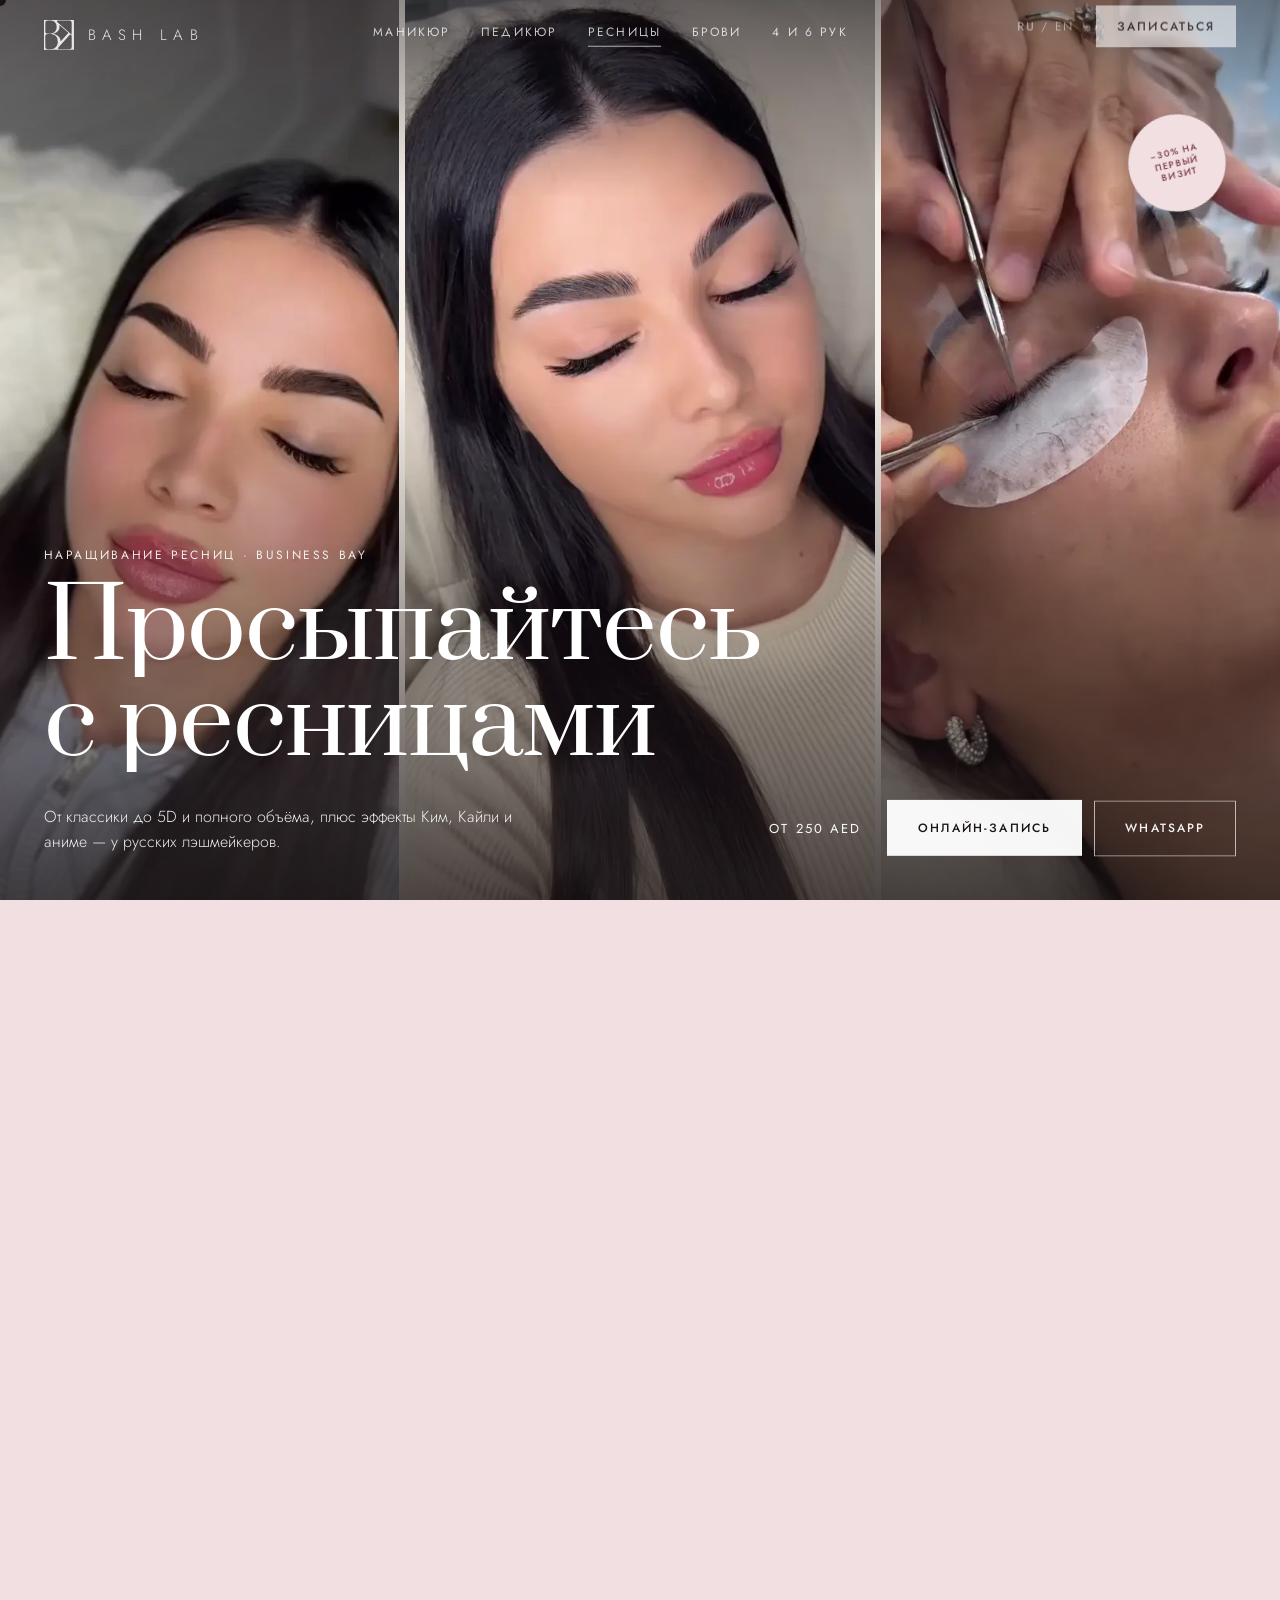
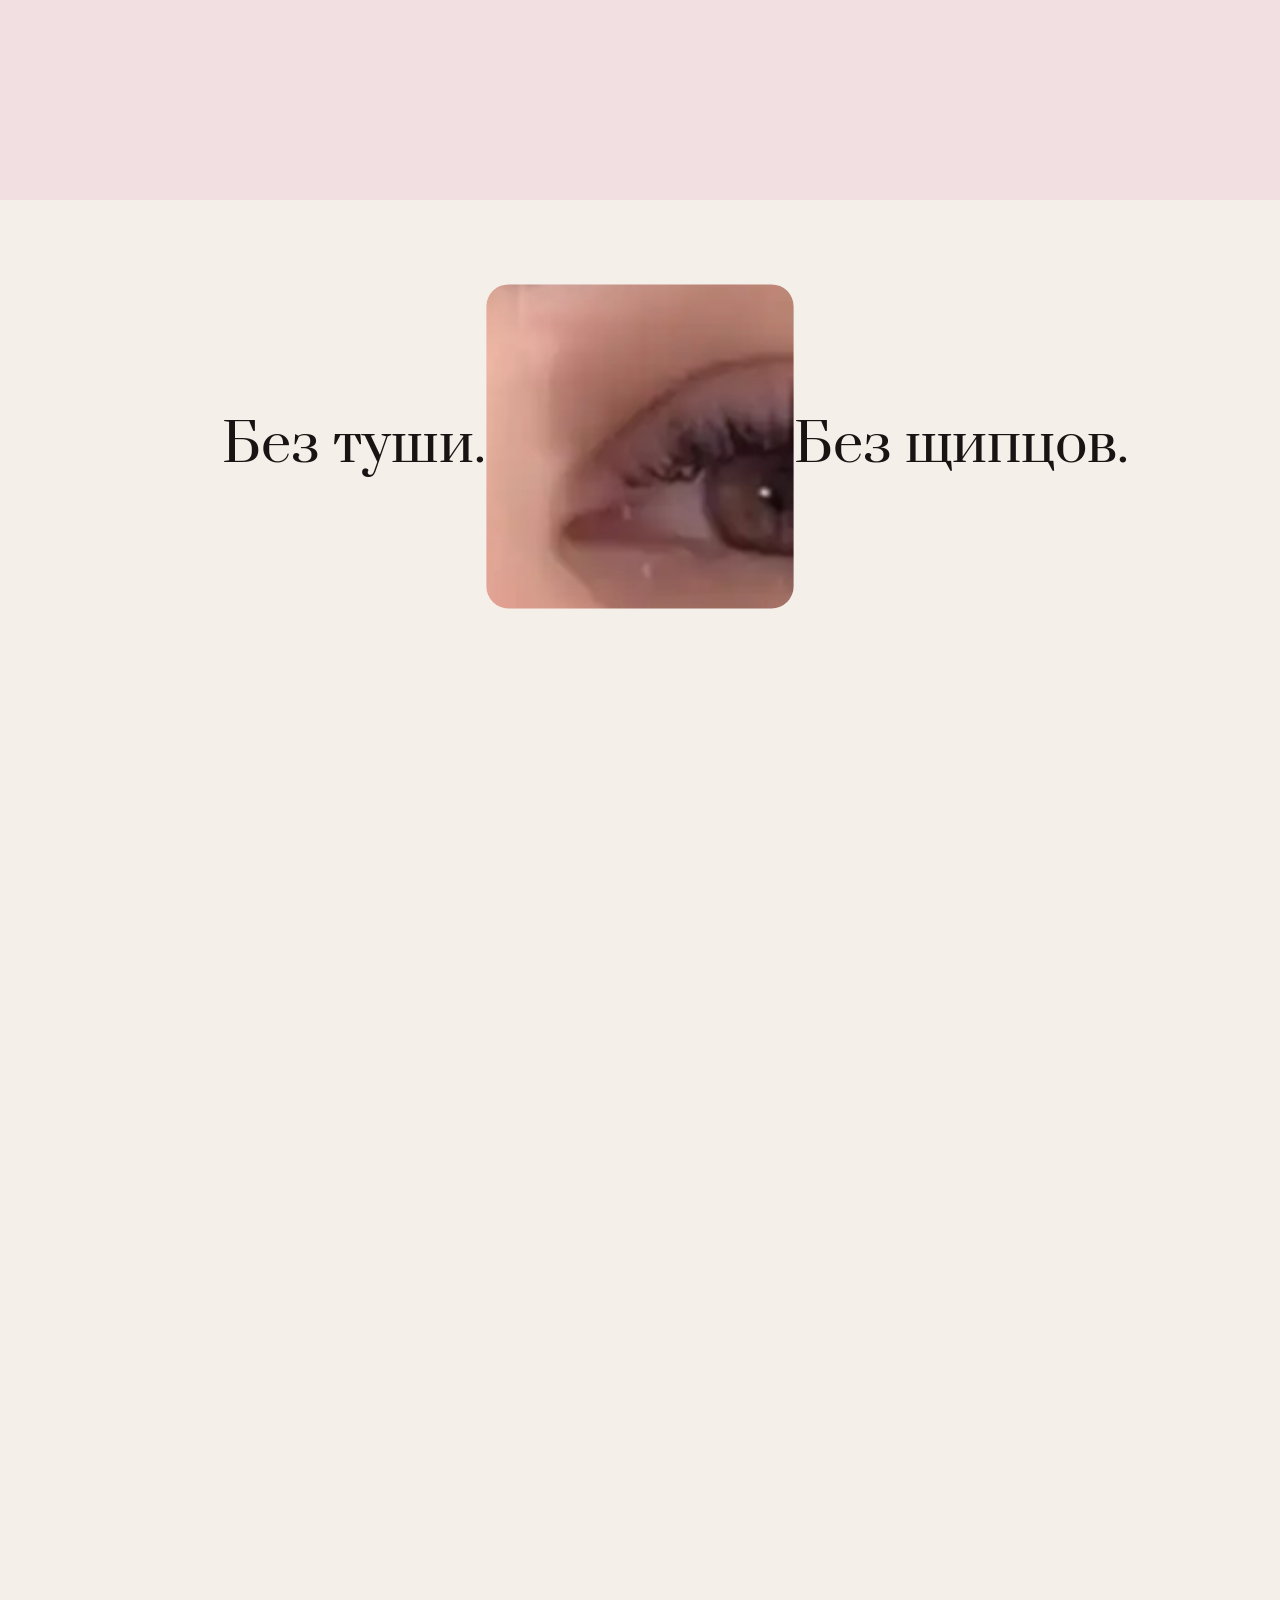
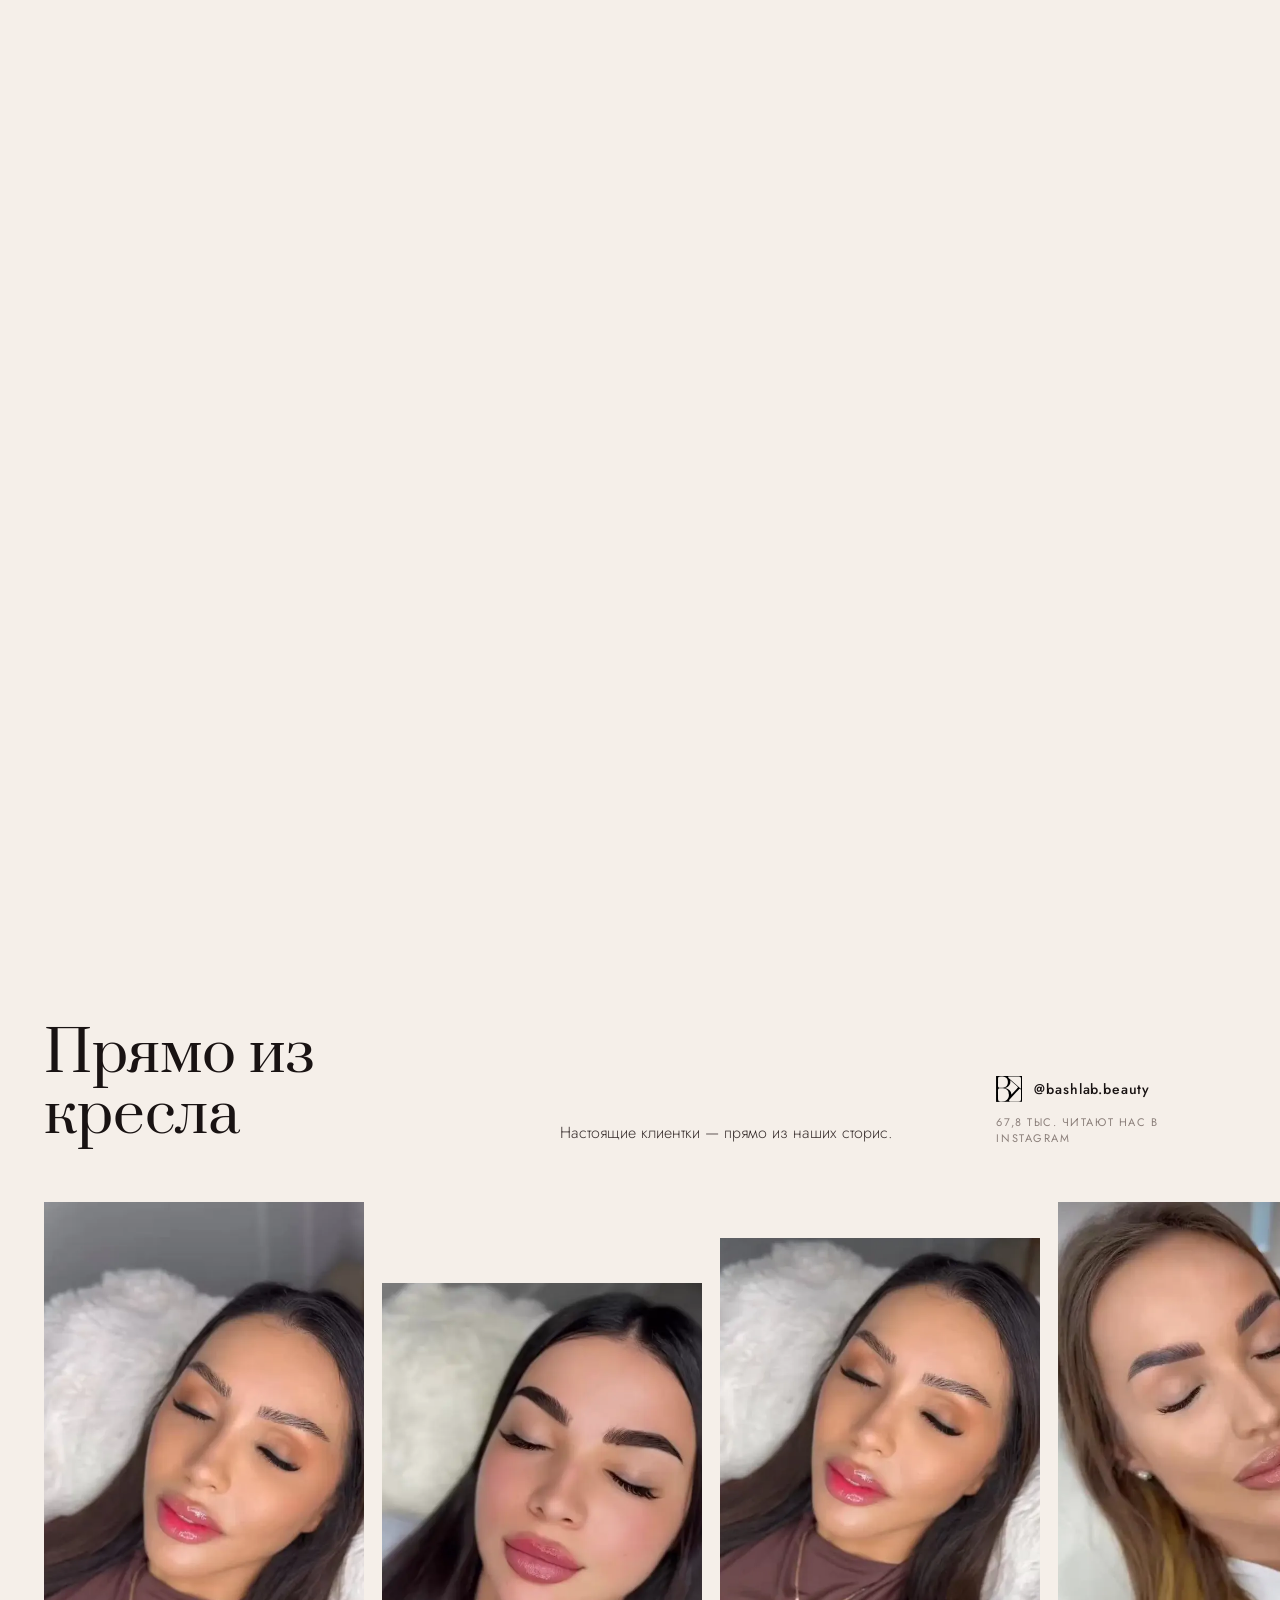
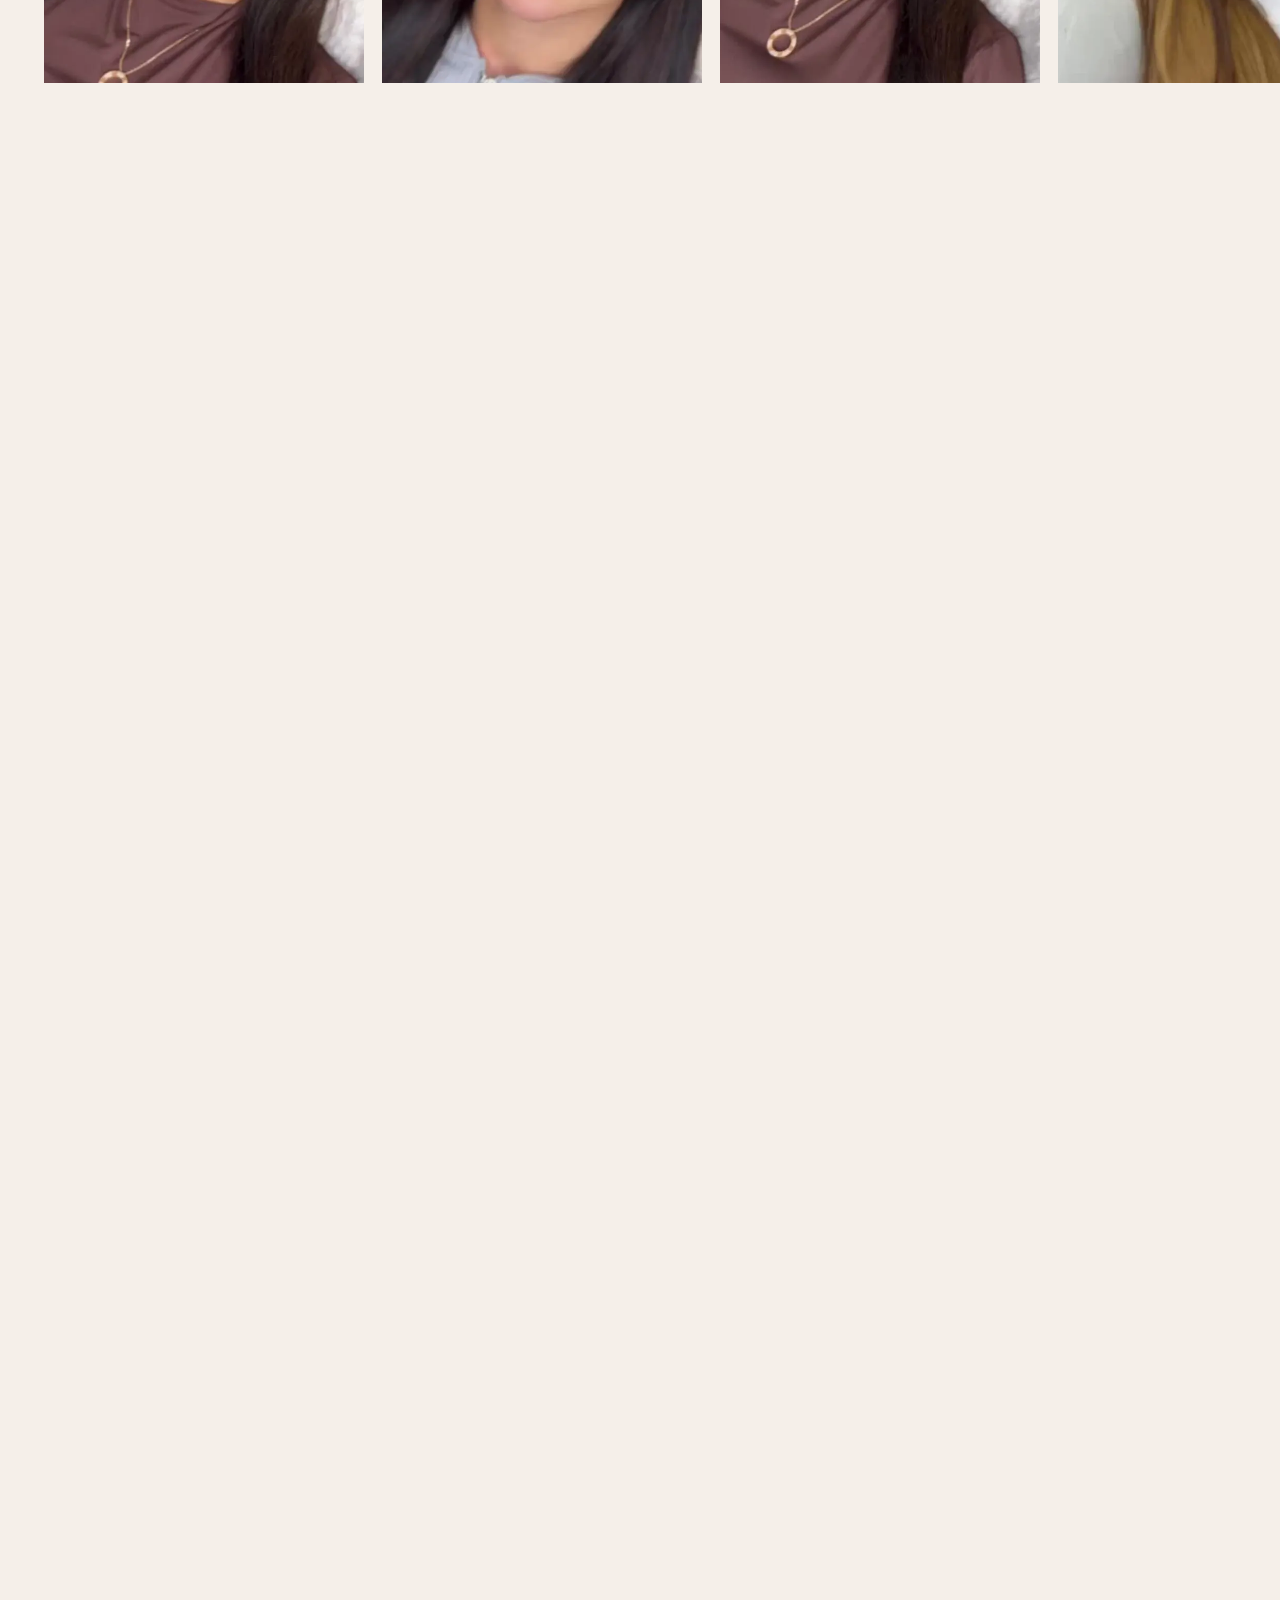
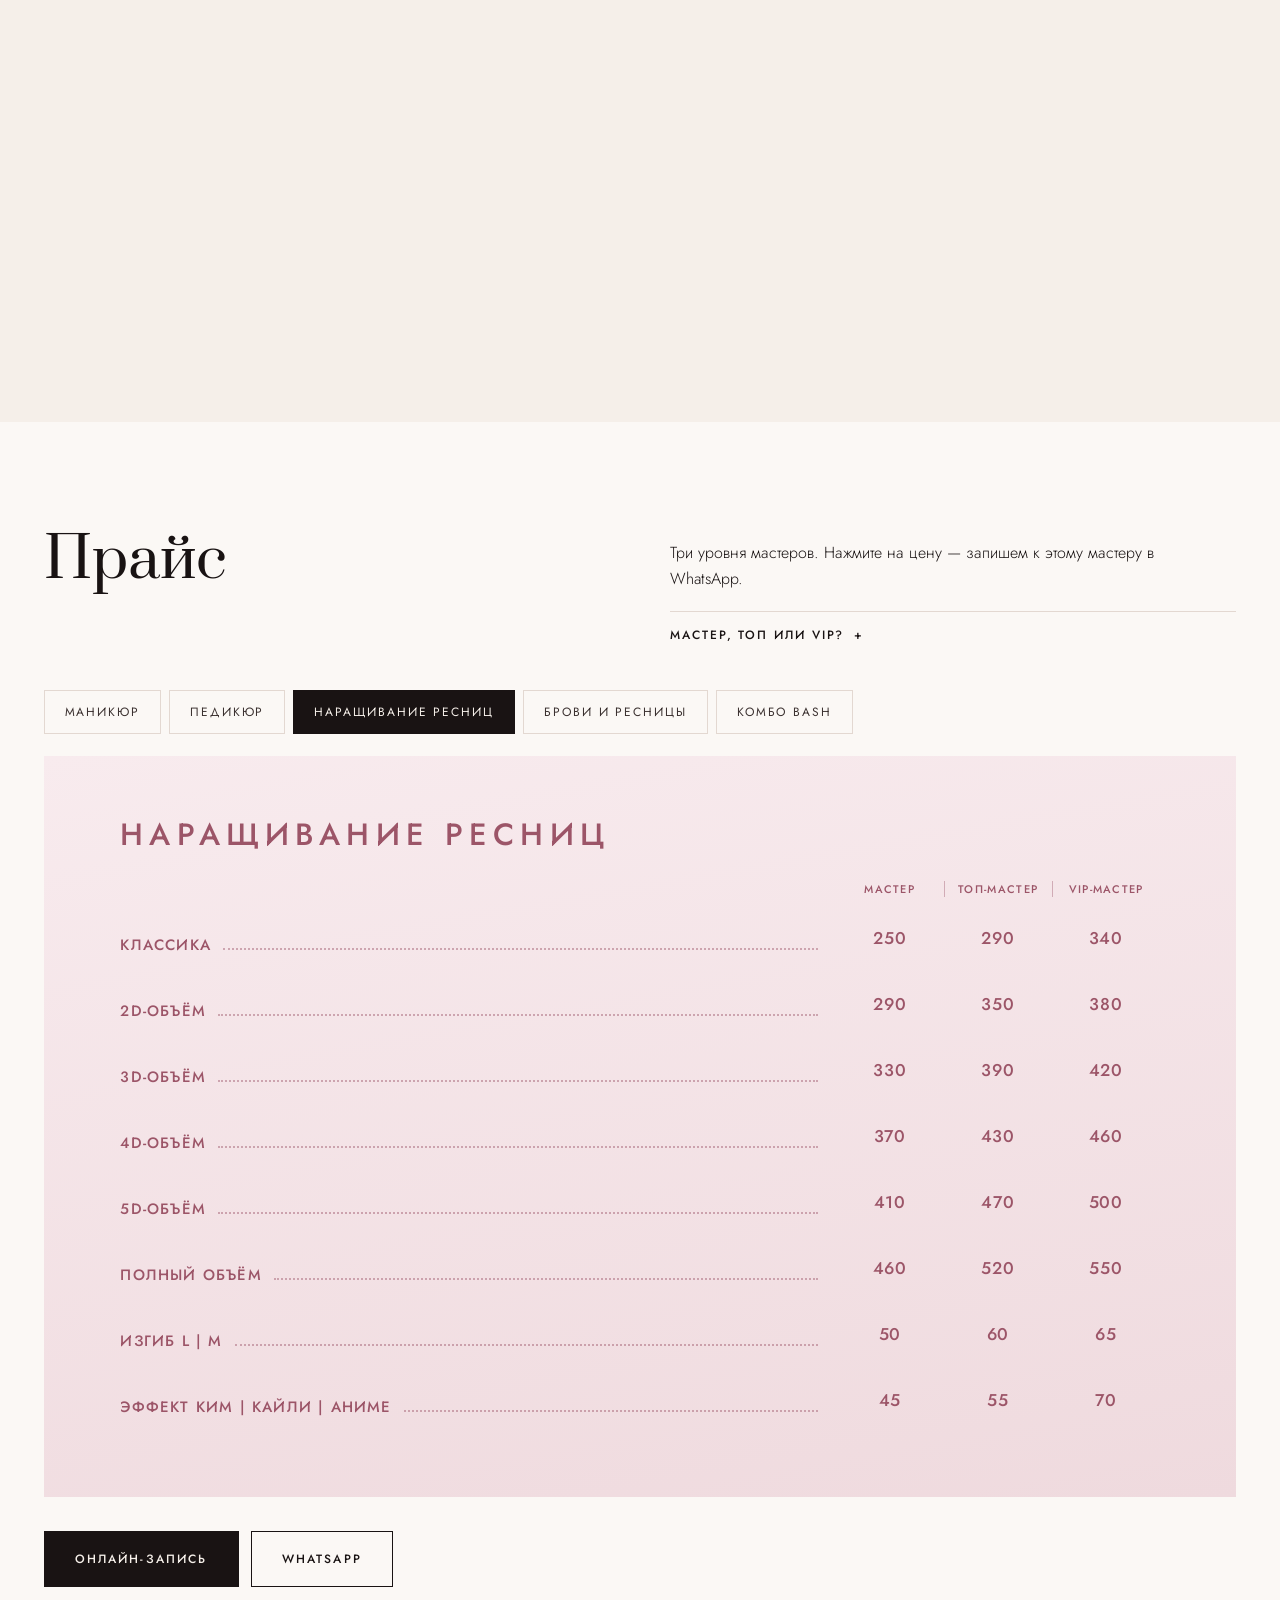
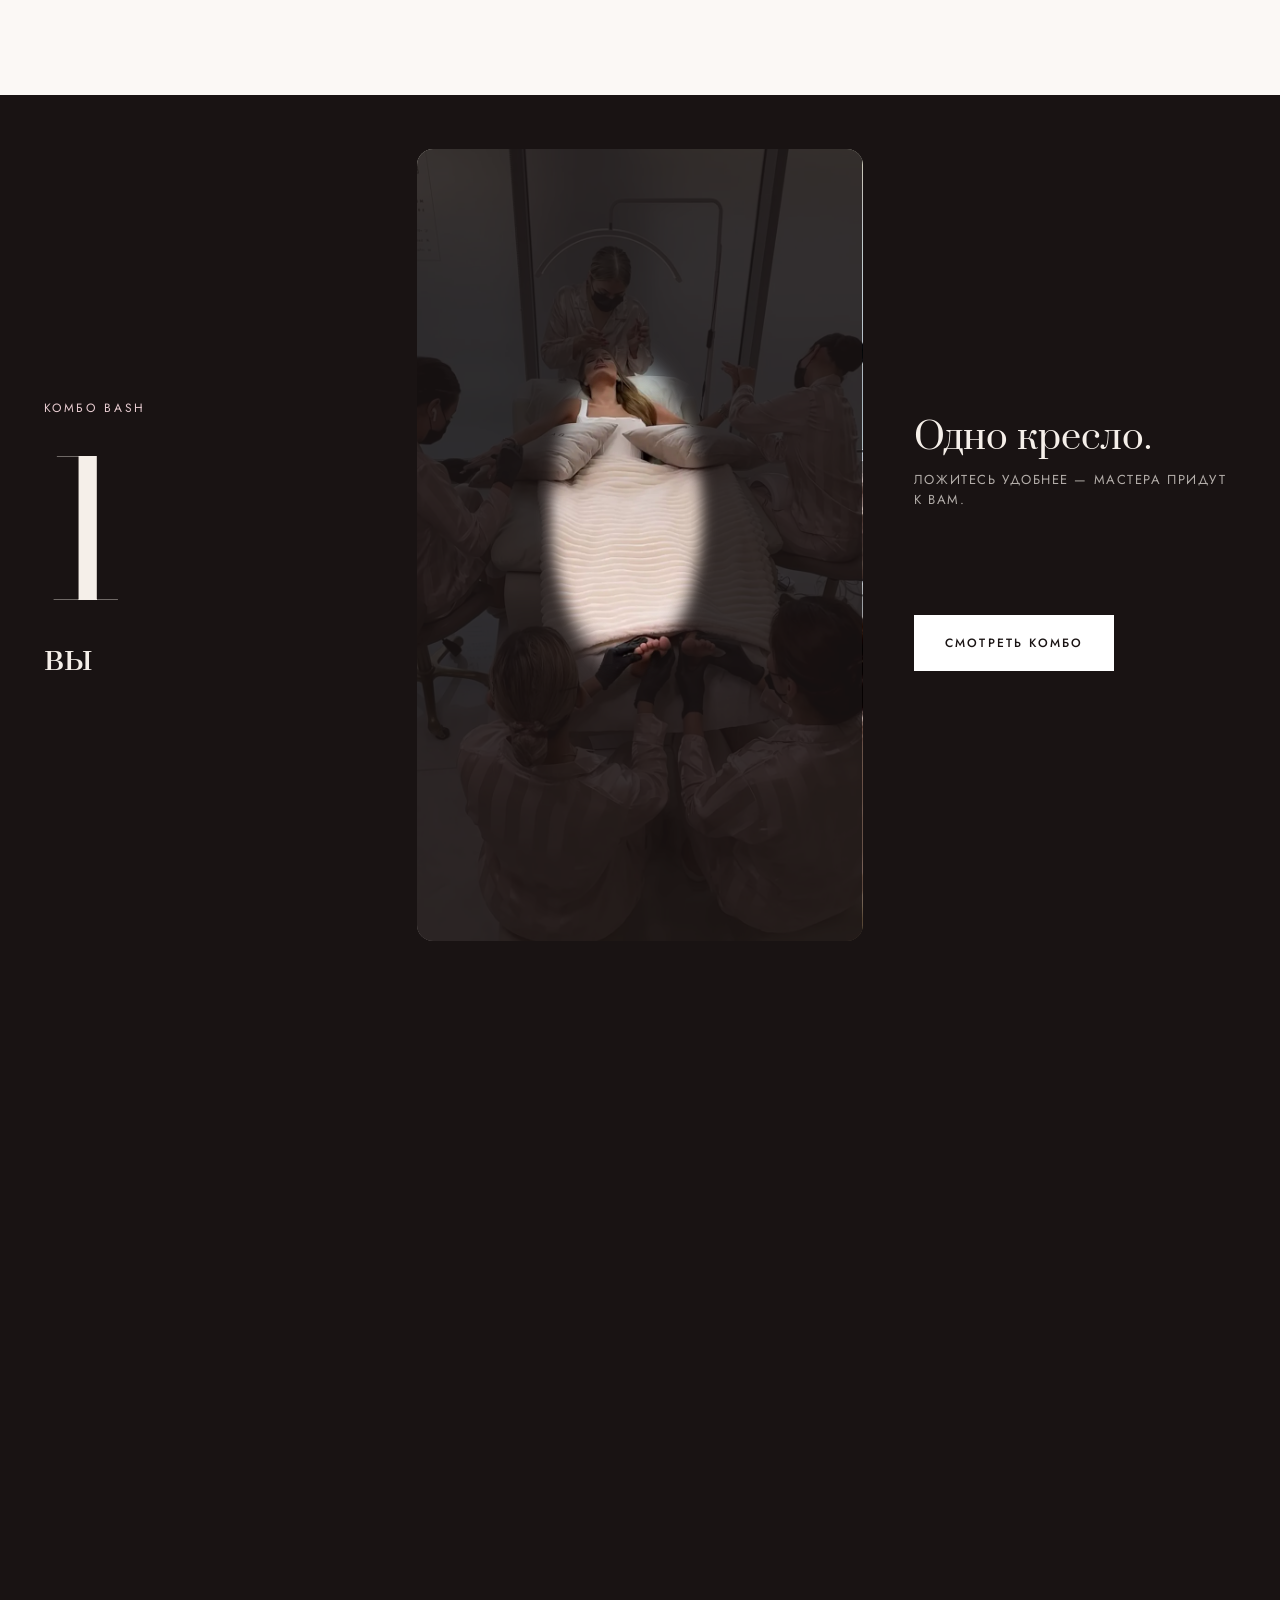
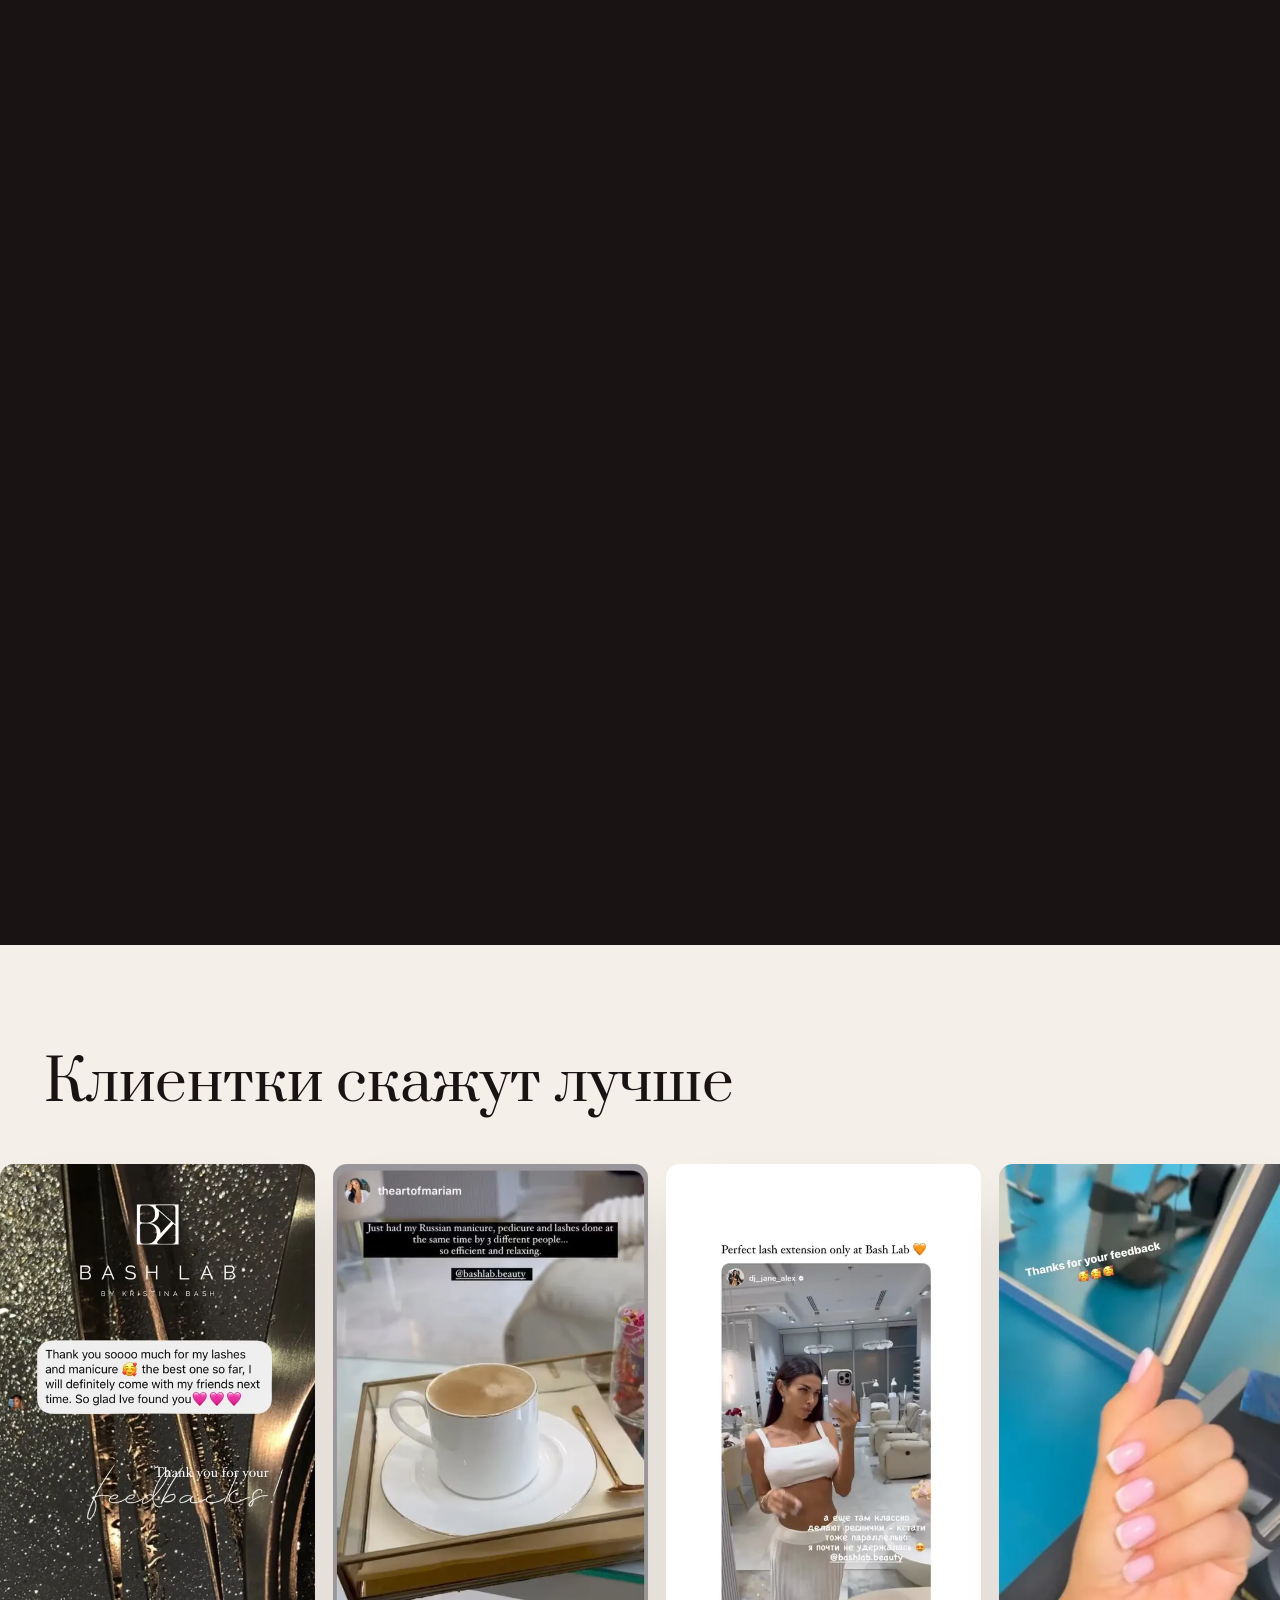
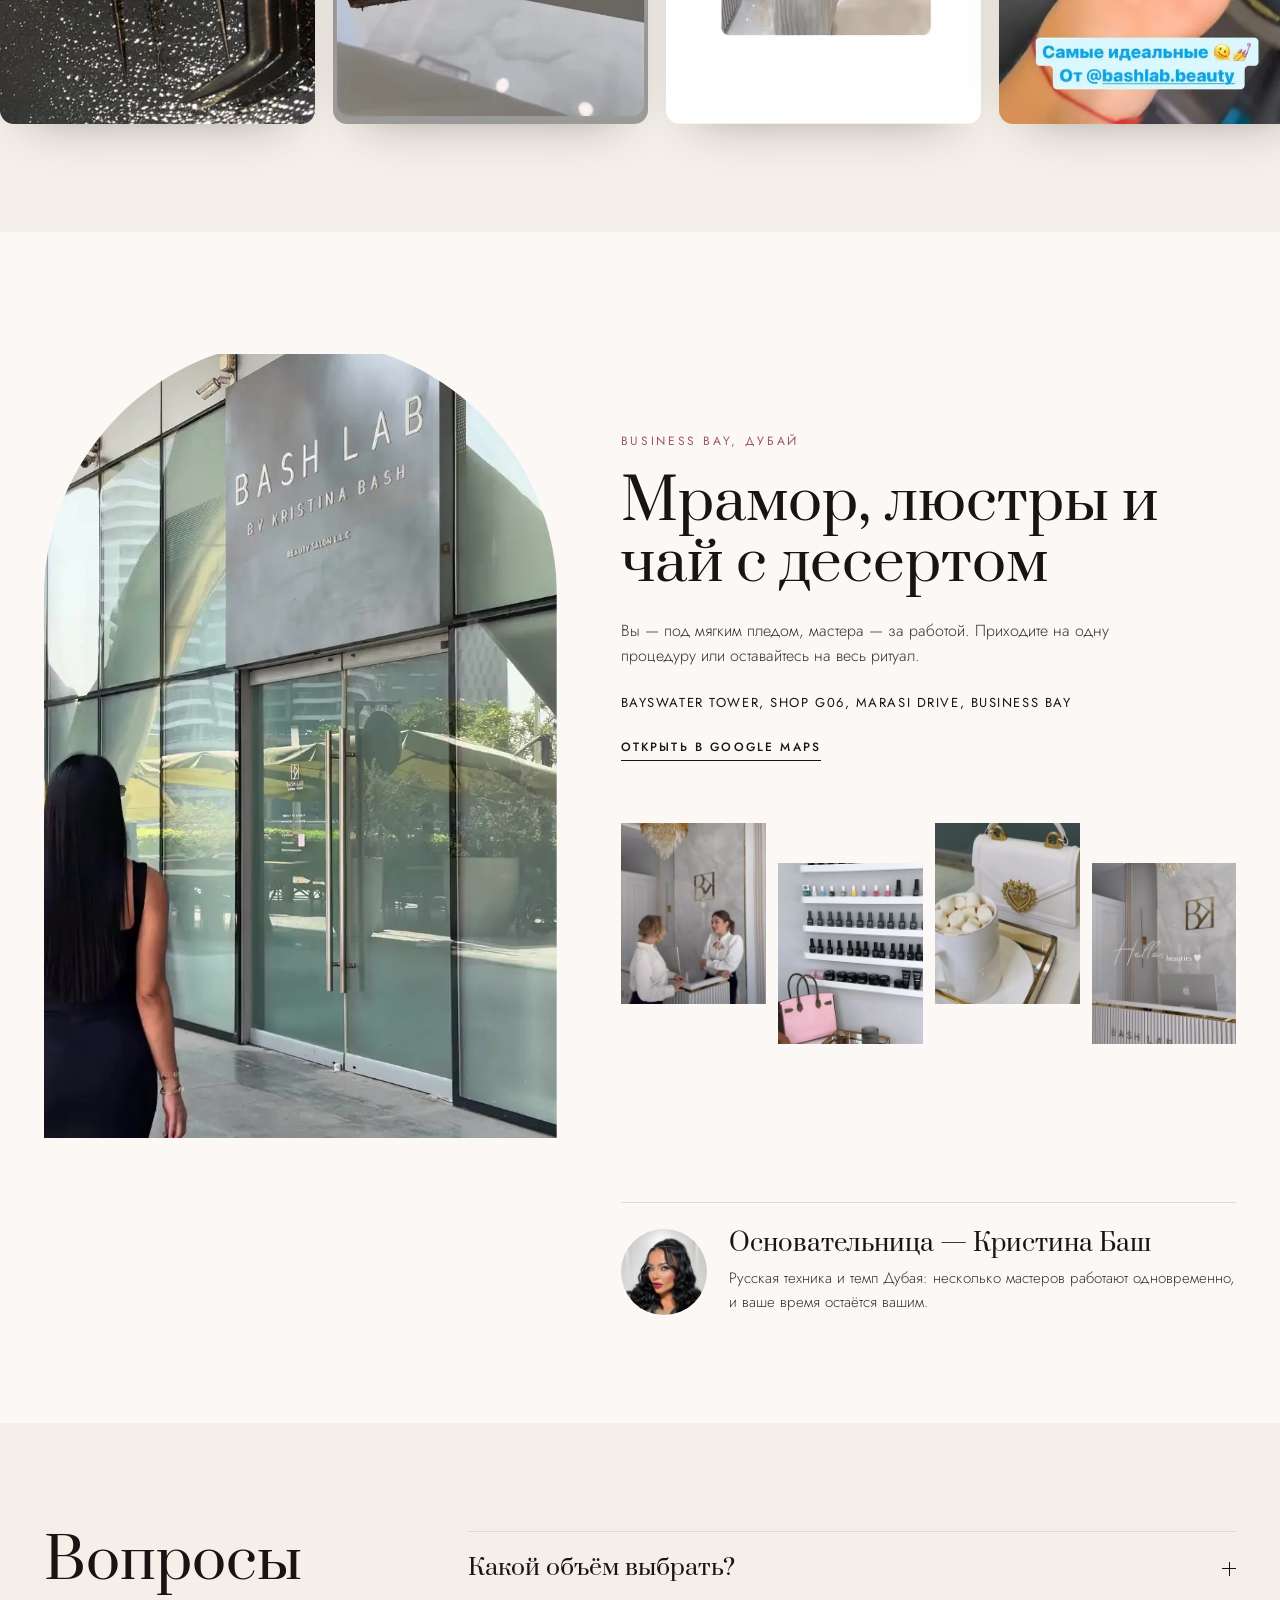
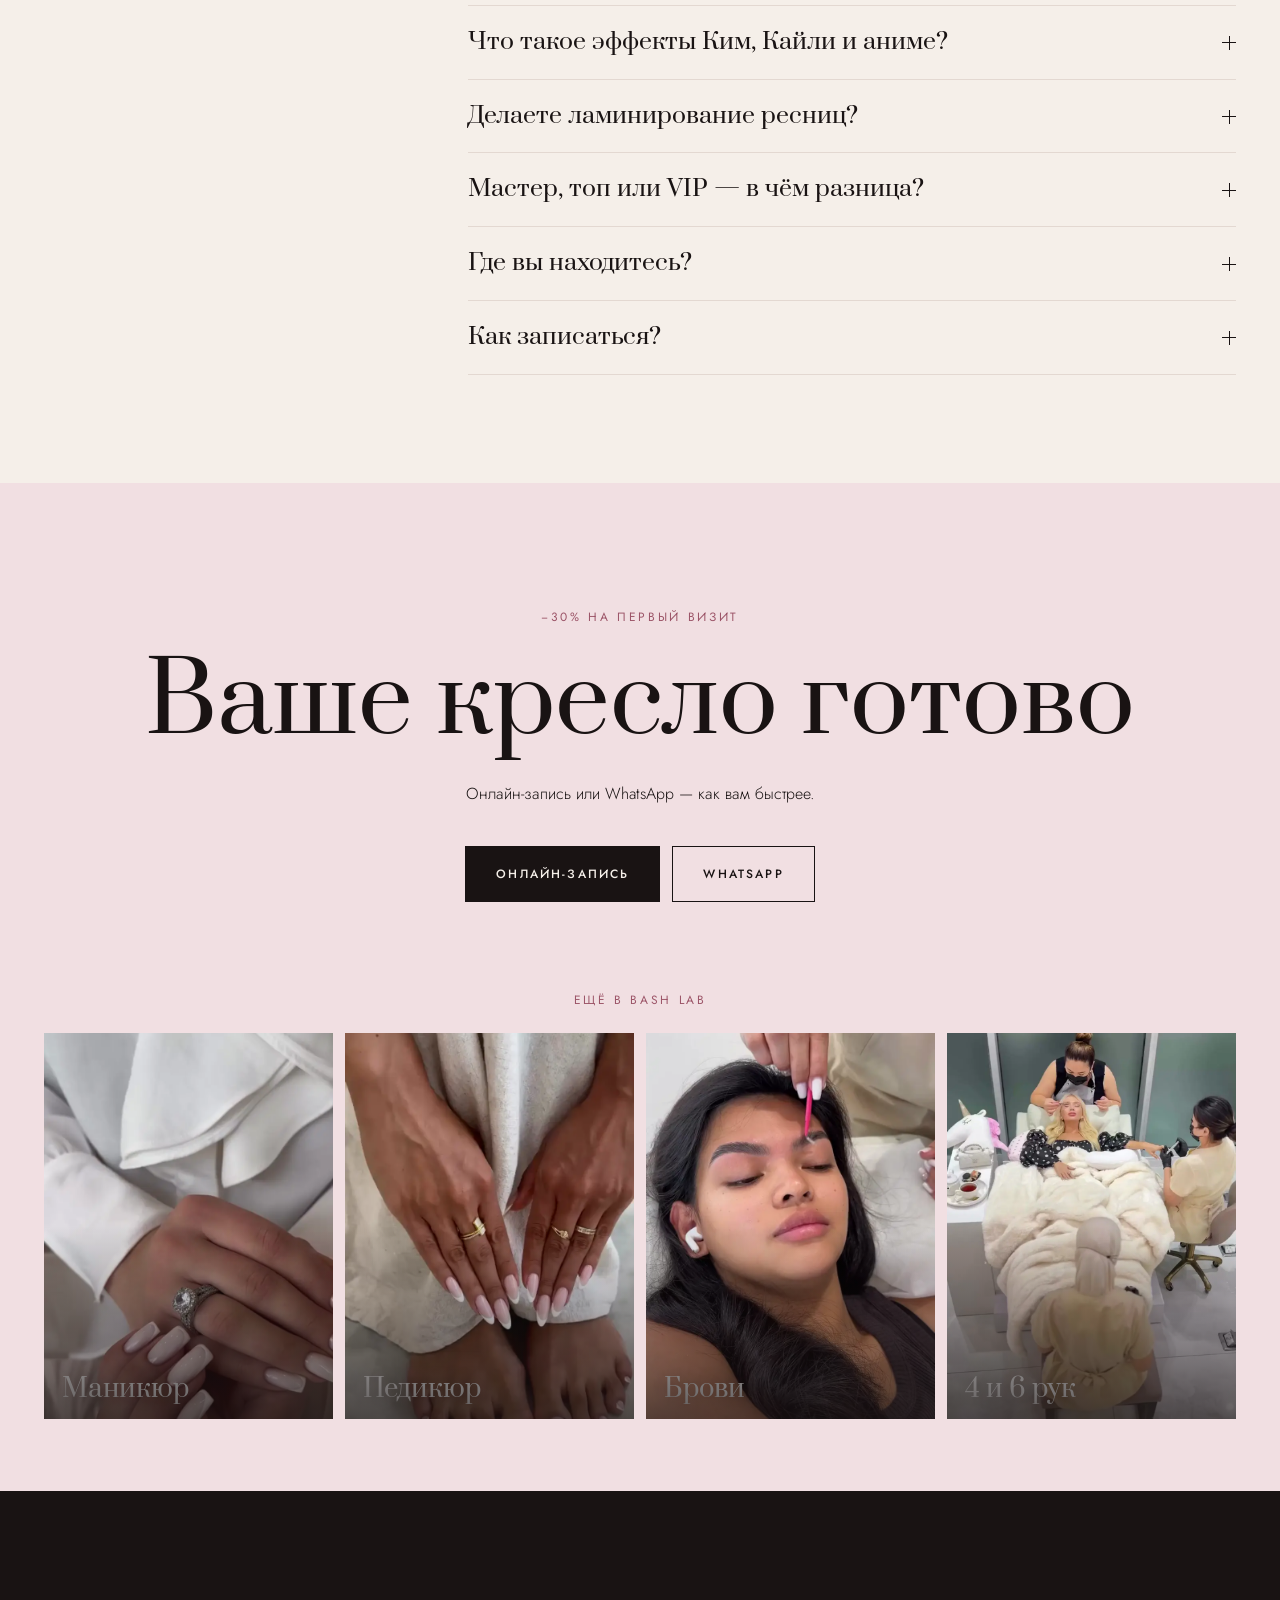
<file: ru/lashes.html>
<!doctype html>
<html lang="ru">
<head>
<meta charset="utf-8">
<meta name="viewport" content="width=device-width, initial-scale=1, viewport-fit=cover">
<meta name="robots" content="noindex, nofollow">
<title>Наращивание ресниц в Business Bay, Дубай — BASH LAB</title>
<meta name="description" content="Классика, 2D–5D и полный объём, эффекты Ким, Кайли и аниме в Business Bay. От 250 AED, −30% на первый визит.">
<link rel="alternate" hreflang="en" href="../lashes.html">
<link rel="alternate" hreflang="ru" href="lashes.html">
<meta name="theme-color" content="#f5efe9">
<link rel="icon" href="../assets/img/bl.svg" type="image/svg+xml">
<link rel="preload" as="image" href="../assets/video/lash-open.webp" media="(max-width:820px)" fetchpriority="high"><link rel="preload" as="image" href="../assets/video/lash-open.webp" media="(min-width:821px)" fetchpriority="high">
<link rel="preconnect" href="https://fonts.googleapis.com">
<link rel="preconnect" href="https://fonts.gstatic.com" crossorigin>
<link href="https://fonts.googleapis.com/css2?family=Bodoni+Moda:ital,opsz,wght@0,6..96,400;0,6..96,500;1,6..96,400&family=Prata&family=Jost:wght@300;400;500&display=swap" rel="stylesheet">

<link rel="stylesheet" href="../assets/css/site.css">
<script>document.documentElement.className='js';try{if(innerWidth<821||sessionStorage.getItem('bl-seen'))document.documentElement.classList.add('seen');if(sessionStorage.getItem('bl-wipe'))document.documentElement.classList.add('wiping')}catch(e){}if(matchMedia('(prefers-reduced-motion: reduce)').matches)document.documentElement.classList.add('reduced')</script>
</head>
<body data-page="lashes">

<div class="loader" aria-hidden="true"><img class="ld-mark" src="../assets/img/bl.svg" alt=""><div class="ld-word">BASH LAB</div><div class="ld-line"><i></i></div></div>
<div class="wipe" aria-hidden="true"></div>
<div class="cursor" aria-hidden="true"><span></span></div>

<header class="hd">
  <a class="brand" href="../index.html" aria-label="BASH LAB"><img class="mono" src="../assets/img/bl.svg" alt=""><span>BASH LAB</span></a>
  <nav class="nav"><a href="../manicure.html">Маникюр</a><a href="../pedicure.html">Педикюр</a><a href="../lashes.html" aria-current="page">Ресницы</a><a href="../brows.html">Брови</a><a href="../combos.html">4 и 6 рук</a></nav>
  <div class="hd-r">
    <a class="lang" href="../lashes.html" hreflang="EN"><b>RU</b> / EN</a>
    <a class="btn btn-sm" href="https://n820329.alteg.io/company/770394/personal/select-services?o=" target="_blank" rel="noopener" data-cursor="Записаться">Записаться</a>
    <button class="burger" type="button" aria-label="Menu"><i></i><i></i></button>
  </div>
</header>
<div class="menu" aria-hidden="true"><nav><a href="../manicure.html">Маникюр</a><a href="../pedicure.html">Педикюр</a><a href="../lashes.html" aria-current="page">Ресницы</a><a href="../brows.html">Брови</a><a href="../combos.html">4 и 6 рук</a></nav><a class="lang" href="../lashes.html">RU / EN</a></div>

<main>

<section class="hero" data-hero>
  <div class="hero-media"><div class="hp hp0"><video class="hv" data-src="../assets/video/lash-blink.mp4" poster="../assets/video/lash-blink.webp" muted loop playsinline preload="none"></video></div><div class="hp hp1"><video class="hv" data-src="../assets/video/lash-open.mp4" poster="../assets/video/lash-open.webp" muted loop playsinline preload="none"></video></div><div class="hp hp2"><video class="hv" data-src="../assets/video/lash-work.mp4" poster="../assets/video/lash-work.webp" muted loop playsinline preload="none"></video></div></div>
  <div class="hero-m"><video class="hv" data-src="../assets/video/lash-open.mp4" poster="../assets/video/lash-open.webp" muted loop playsinline preload="none"></video></div>
  <div class="hero-shade"></div>
  <p class="badge">−30% на первый визит</p>
  <div class="hero-txt">
    <p class="eyebrow">Наращивание ресниц · Business Bay</p>
    <h1 class="h1">Просыпайтесь<br>с ресницами</h1>
    <div class="hero-row">
      <p class="lead">От классики до 5D и полного объёма, плюс эффекты Ким, Кайли и аниме — у русских лэшмейкеров.</p>
      <div class="hero-cta">
        <span class="from">от 250 AED</span>
        <a class="btn btn-light" href="https://n820329.alteg.io/company/770394/personal/select-services?o=" target="_blank" rel="noopener" data-cursor="Записаться">Онлайн-запись</a>
        <a class="btn btn-line" href="https://wa.me/971552872506?text=%D0%97%D0%B4%D1%80%D0%B0%D0%B2%D1%81%D1%82%D0%B2%D1%83%D0%B9%D1%82%D0%B5%21%20%D0%A5%D0%BE%D1%87%D1%83%20%D0%B7%D0%B0%D0%BF%D0%B8%D1%81%D0%B0%D1%82%D1%8C%D1%81%D1%8F%20%D0%B2%20Bash%20Lab." target="_blank" rel="noopener" data-cursor="WhatsApp">WhatsApp</a>
      </div>
    </div>
  </div>
  <span class="scroll-hint">Листайте</span>
</section>

<div class="ticker" aria-hidden="true"><div class="tk"><span>Русский маникюр</span><img src="../assets/img/bl.svg" alt=""><span>Наращивание ресниц</span><img src="../assets/img/bl.svg" alt=""><span>Ламинирование бровей</span><img src="../assets/img/bl.svg" alt=""><span>Комбо в 4 и 6 рук</span><img src="../assets/img/bl.svg" alt=""><span>Business Bay</span><img src="../assets/img/bl.svg" alt=""><span>−30% на первый визит</span><img src="../assets/img/bl.svg" alt=""></div></div>

<section class="manifesto">
  <p class="mf" data-words>Просыпаться уже красивой. Без туши и щипцов — идеальные ресницы каждый день, от спортзала до бассейна.</p>
  <ul class="facts"><li><b>Классика–5D<small></small></b><span>плюс полный объём</span></li><li><b>250<small>AED</small></b><span>классика от</span></li><li><b>−30%<small></small></b><span>на первый визит</span></li></ul>
</section>

<section class="film film-land" data-film><div class="film-in"><p class="fl">Без туши.</p><div class="fm"><video class="fv" data-src="../assets/video/lash-close.mp4" poster="../assets/video/lash-close.webp" muted loop playsinline preload="none"></video></div><p class="fr">Без щипцов.</p></div></section>

<section class="wall" data-wall>
  <div class="wall-head">
    <h2 class="split">Прямо из кресла</h2>
    <p class="lead">Настоящие клиентки — прямо из наших сторис.</p>
    <a class="ig" href="https://www.instagram.com/bashlab.beauty/" target="_blank" rel="noopener" data-cursor="Instagram"><img src="../assets/img/bl.svg" alt="">@bashlab.beauty<small>67,8 тыс. читают нас в Instagram</small></a>
  </div>
  <div class="wall-track"><figure class="wc"><img class="wm" src="../assets/img/l-a.webp" alt="" loading="lazy" decoding="async"></figure><figure class="wc"><video class="wm" data-src="../assets/video/lash-blink.mp4" poster="../assets/video/lash-blink.webp" muted loop playsinline preload="none"></video></figure><figure class="wc"><img class="wm" src="../assets/img/l-b.webp" alt="" loading="lazy" decoding="async"></figure><figure class="wc"><img class="wm" src="../assets/img/l-c.webp" alt="" loading="lazy" decoding="async"></figure><figure class="wc"><img class="wm" src="../assets/img/l-g.webp" alt="" loading="lazy" decoding="async"></figure><figure class="wc"><video class="wm" data-src="../assets/video/lash-work.mp4" poster="../assets/video/lash-work.webp" muted loop playsinline preload="none"></video></figure><figure class="wc"><img class="wm" src="../assets/img/l-d.webp" alt="" loading="lazy" decoding="async"></figure><figure class="wc"><img class="wm" src="../assets/img/l-e.webp" alt="" loading="lazy" decoding="async"></figure><figure class="wc"><img class="wm" src="../assets/img/l-f.webp" alt="" loading="lazy" decoding="async"></figure></div>
</section>

<section class="prices" id="prices">
  <div class="pr-head">
    <h2 class="split">Прайс</h2>
    <p class="lead">Три уровня мастеров. Нажмите на цену — запишем к этому мастеру в WhatsApp.</p>
    <details class="tiers"><summary>Мастер, топ или VIP?</summary><p>Уровень — это опыт мастера. Салон и чай те же — выбирайте цену, которая подходит.</p></details>
  </div>
  <div class="tabs" role="tablist"><button type="button" role="tab" data-sec="manicure" aria-selected="false">Маникюр</button><button type="button" role="tab" data-sec="pedicure" aria-selected="false">Педикюр</button><button type="button" role="tab" data-sec="lashes" aria-selected="true">Наращивание ресниц</button><button type="button" role="tab" data-sec="brows-lashes" aria-selected="false">Брови и ресницы</button><button type="button" role="tab" data-sec="combos" aria-selected="false">Комбо Bash</button></div>
  <div class="cards"><div class="pc" data-sec="manicure" hidden><h3>Маникюр</h3><ul><li class="row rh" aria-hidden="true"><div class="rn"></div><div class="rp"><span>Мастер</span><span>Топ-мастер</span><span>VIP-мастер</span></div></li><li class="row"><div class="rn"><b>Маникюр с гель-лаком</b><span>Снятие + маникюр + выравнивание + гель-лак</span></div><div class="rp"><a class="pr" href="https://wa.me/971552872506?text=%D0%97%D0%B4%D1%80%D0%B0%D0%B2%D1%81%D1%82%D0%B2%D1%83%D0%B9%D1%82%D0%B5%21%20%D0%A5%D0%BE%D1%87%D1%83%20%D0%B7%D0%B0%D0%BF%D0%B8%D1%81%D0%B0%D1%82%D1%8C%D1%81%D1%8F%3A%20%D0%9C%D0%B0%D0%BD%D0%B8%D0%BA%D1%8E%D1%80%20%D1%81%20%D0%B3%D0%B5%D0%BB%D1%8C-%D0%BB%D0%B0%D0%BA%D0%BE%D0%BC%2C%20%D0%9C%D0%B0%D1%81%D1%82%D0%B5%D1%80%20%28230%20AED%29" target="_blank" rel="noopener" data-cursor="WhatsApp" data-t="Мастер">230</a><a class="pr" href="https://wa.me/971552872506?text=%D0%97%D0%B4%D1%80%D0%B0%D0%B2%D1%81%D1%82%D0%B2%D1%83%D0%B9%D1%82%D0%B5%21%20%D0%A5%D0%BE%D1%87%D1%83%20%D0%B7%D0%B0%D0%BF%D0%B8%D1%81%D0%B0%D1%82%D1%8C%D1%81%D1%8F%3A%20%D0%9C%D0%B0%D0%BD%D0%B8%D0%BA%D1%8E%D1%80%20%D1%81%20%D0%B3%D0%B5%D0%BB%D1%8C-%D0%BB%D0%B0%D0%BA%D0%BE%D0%BC%2C%20%D0%A2%D0%BE%D0%BF-%D0%BC%D0%B0%D1%81%D1%82%D0%B5%D1%80%20%28250%20AED%29" target="_blank" rel="noopener" data-cursor="WhatsApp" data-t="Топ-мастер">250</a><a class="pr" href="https://wa.me/971552872506?text=%D0%97%D0%B4%D1%80%D0%B0%D0%B2%D1%81%D1%82%D0%B2%D1%83%D0%B9%D1%82%D0%B5%21%20%D0%A5%D0%BE%D1%87%D1%83%20%D0%B7%D0%B0%D0%BF%D0%B8%D1%81%D0%B0%D1%82%D1%8C%D1%81%D1%8F%3A%20%D0%9C%D0%B0%D0%BD%D0%B8%D0%BA%D1%8E%D1%80%20%D1%81%20%D0%B3%D0%B5%D0%BB%D1%8C-%D0%BB%D0%B0%D0%BA%D0%BE%D0%BC%2C%20VIP-%D0%BC%D0%B0%D1%81%D1%82%D0%B5%D1%80%20%28340%20AED%29" target="_blank" rel="noopener" data-cursor="WhatsApp" data-t="VIP-мастер">340</a></div></li><li class="row"><div class="rn"><b>Маникюр с обычным лаком</b><span>Маникюр + обычный лак</span></div><div class="rp"><a class="pr" href="https://wa.me/971552872506?text=%D0%97%D0%B4%D1%80%D0%B0%D0%B2%D1%81%D1%82%D0%B2%D1%83%D0%B9%D1%82%D0%B5%21%20%D0%A5%D0%BE%D1%87%D1%83%20%D0%B7%D0%B0%D0%BF%D0%B8%D1%81%D0%B0%D1%82%D1%8C%D1%81%D1%8F%3A%20%D0%9C%D0%B0%D0%BD%D0%B8%D0%BA%D1%8E%D1%80%20%D1%81%20%D0%BE%D0%B1%D1%8B%D1%87%D0%BD%D1%8B%D0%BC%20%D0%BB%D0%B0%D0%BA%D0%BE%D0%BC%2C%20%D0%9C%D0%B0%D1%81%D1%82%D0%B5%D1%80%20%28160%20AED%29" target="_blank" rel="noopener" data-cursor="WhatsApp" data-t="Мастер">160</a><a class="pr" href="https://wa.me/971552872506?text=%D0%97%D0%B4%D1%80%D0%B0%D0%B2%D1%81%D1%82%D0%B2%D1%83%D0%B9%D1%82%D0%B5%21%20%D0%A5%D0%BE%D1%87%D1%83%20%D0%B7%D0%B0%D0%BF%D0%B8%D1%81%D0%B0%D1%82%D1%8C%D1%81%D1%8F%3A%20%D0%9C%D0%B0%D0%BD%D0%B8%D0%BA%D1%8E%D1%80%20%D1%81%20%D0%BE%D0%B1%D1%8B%D1%87%D0%BD%D1%8B%D0%BC%20%D0%BB%D0%B0%D0%BA%D0%BE%D0%BC%2C%20%D0%A2%D0%BE%D0%BF-%D0%BC%D0%B0%D1%81%D1%82%D0%B5%D1%80%20%28175%20AED%29" target="_blank" rel="noopener" data-cursor="WhatsApp" data-t="Топ-мастер">175</a><a class="pr" href="https://wa.me/971552872506?text=%D0%97%D0%B4%D1%80%D0%B0%D0%B2%D1%81%D1%82%D0%B2%D1%83%D0%B9%D1%82%D0%B5%21%20%D0%A5%D0%BE%D1%87%D1%83%20%D0%B7%D0%B0%D0%BF%D0%B8%D1%81%D0%B0%D1%82%D1%8C%D1%81%D1%8F%3A%20%D0%9C%D0%B0%D0%BD%D0%B8%D0%BA%D1%8E%D1%80%20%D1%81%20%D0%BE%D0%B1%D1%8B%D1%87%D0%BD%D1%8B%D0%BC%20%D0%BB%D0%B0%D0%BA%D0%BE%D0%BC%2C%20VIP-%D0%BC%D0%B0%D1%81%D1%82%D0%B5%D1%80%20%28235%20AED%29" target="_blank" rel="noopener" data-cursor="WhatsApp" data-t="VIP-мастер">235</a></div></li><li class="row"><div class="rn"><b>Маникюр без покрытия</b><span>Без лака</span></div><div class="rp"><a class="pr" href="https://wa.me/971552872506?text=%D0%97%D0%B4%D1%80%D0%B0%D0%B2%D1%81%D1%82%D0%B2%D1%83%D0%B9%D1%82%D0%B5%21%20%D0%A5%D0%BE%D1%87%D1%83%20%D0%B7%D0%B0%D0%BF%D0%B8%D1%81%D0%B0%D1%82%D1%8C%D1%81%D1%8F%3A%20%D0%9C%D0%B0%D0%BD%D0%B8%D0%BA%D1%8E%D1%80%20%D0%B1%D0%B5%D0%B7%20%D0%BF%D0%BE%D0%BA%D1%80%D1%8B%D1%82%D0%B8%D1%8F%2C%20%D0%9C%D0%B0%D1%81%D1%82%D0%B5%D1%80%20%28130%20AED%29" target="_blank" rel="noopener" data-cursor="WhatsApp" data-t="Мастер">130</a><a class="pr" href="https://wa.me/971552872506?text=%D0%97%D0%B4%D1%80%D0%B0%D0%B2%D1%81%D1%82%D0%B2%D1%83%D0%B9%D1%82%D0%B5%21%20%D0%A5%D0%BE%D1%87%D1%83%20%D0%B7%D0%B0%D0%BF%D0%B8%D1%81%D0%B0%D1%82%D1%8C%D1%81%D1%8F%3A%20%D0%9C%D0%B0%D0%BD%D0%B8%D0%BA%D1%8E%D1%80%20%D0%B1%D0%B5%D0%B7%20%D0%BF%D0%BE%D0%BA%D1%80%D1%8B%D1%82%D0%B8%D1%8F%2C%20%D0%A2%D0%BE%D0%BF-%D0%BC%D0%B0%D1%81%D1%82%D0%B5%D1%80%20%28145%20AED%29" target="_blank" rel="noopener" data-cursor="WhatsApp" data-t="Топ-мастер">145</a><a class="pr" href="https://wa.me/971552872506?text=%D0%97%D0%B4%D1%80%D0%B0%D0%B2%D1%81%D1%82%D0%B2%D1%83%D0%B9%D1%82%D0%B5%21%20%D0%A5%D0%BE%D1%87%D1%83%20%D0%B7%D0%B0%D0%BF%D0%B8%D1%81%D0%B0%D1%82%D1%8C%D1%81%D1%8F%3A%20%D0%9C%D0%B0%D0%BD%D0%B8%D0%BA%D1%8E%D1%80%20%D0%B1%D0%B5%D0%B7%20%D0%BF%D0%BE%D0%BA%D1%80%D1%8B%D1%82%D0%B8%D1%8F%2C%20VIP-%D0%BC%D0%B0%D1%81%D1%82%D0%B5%D1%80%20%28195%20AED%29" target="_blank" rel="noopener" data-cursor="WhatsApp" data-t="VIP-мастер">195</a></div></li><li class="row"><div class="rn"><b>Японский маникюр</b><span>Японская техника ухода за ногтями</span></div><div class="rp"><a class="pr" href="https://wa.me/971552872506?text=%D0%97%D0%B4%D1%80%D0%B0%D0%B2%D1%81%D1%82%D0%B2%D1%83%D0%B9%D1%82%D0%B5%21%20%D0%A5%D0%BE%D1%87%D1%83%20%D0%B7%D0%B0%D0%BF%D0%B8%D1%81%D0%B0%D1%82%D1%8C%D1%81%D1%8F%3A%20%D0%AF%D0%BF%D0%BE%D0%BD%D1%81%D0%BA%D0%B8%D0%B9%20%D0%BC%D0%B0%D0%BD%D0%B8%D0%BA%D1%8E%D1%80%2C%20%D0%9C%D0%B0%D1%81%D1%82%D0%B5%D1%80%20%28190%20AED%29" target="_blank" rel="noopener" data-cursor="WhatsApp" data-t="Мастер">190</a><a class="pr" href="https://wa.me/971552872506?text=%D0%97%D0%B4%D1%80%D0%B0%D0%B2%D1%81%D1%82%D0%B2%D1%83%D0%B9%D1%82%D0%B5%21%20%D0%A5%D0%BE%D1%87%D1%83%20%D0%B7%D0%B0%D0%BF%D0%B8%D1%81%D0%B0%D1%82%D1%8C%D1%81%D1%8F%3A%20%D0%AF%D0%BF%D0%BE%D0%BD%D1%81%D0%BA%D0%B8%D0%B9%20%D0%BC%D0%B0%D0%BD%D0%B8%D0%BA%D1%8E%D1%80%2C%20%D0%A2%D0%BE%D0%BF-%D0%BC%D0%B0%D1%81%D1%82%D0%B5%D1%80%20%28220%20AED%29" target="_blank" rel="noopener" data-cursor="WhatsApp" data-t="Топ-мастер">220</a><a class="pr" href="https://wa.me/971552872506?text=%D0%97%D0%B4%D1%80%D0%B0%D0%B2%D1%81%D1%82%D0%B2%D1%83%D0%B9%D1%82%D0%B5%21%20%D0%A5%D0%BE%D1%87%D1%83%20%D0%B7%D0%B0%D0%BF%D0%B8%D1%81%D0%B0%D1%82%D1%8C%D1%81%D1%8F%3A%20%D0%AF%D0%BF%D0%BE%D0%BD%D1%81%D0%BA%D0%B8%D0%B9%20%D0%BC%D0%B0%D0%BD%D0%B8%D0%BA%D1%8E%D1%80%2C%20VIP-%D0%BC%D0%B0%D1%81%D1%82%D0%B5%D1%80%20%28300%20AED%29" target="_blank" rel="noopener" data-cursor="WhatsApp" data-t="VIP-мастер">300</a></div></li><li class="row"><div class="rn"><b>Наращивание ногтей</b><span>Снятие + маникюр + наращивание + гель-лак</span></div><div class="rp"><a class="pr" href="https://wa.me/971552872506?text=%D0%97%D0%B4%D1%80%D0%B0%D0%B2%D1%81%D1%82%D0%B2%D1%83%D0%B9%D1%82%D0%B5%21%20%D0%A5%D0%BE%D1%87%D1%83%20%D0%B7%D0%B0%D0%BF%D0%B8%D1%81%D0%B0%D1%82%D1%8C%D1%81%D1%8F%3A%20%D0%9D%D0%B0%D1%80%D0%B0%D1%89%D0%B8%D0%B2%D0%B0%D0%BD%D0%B8%D0%B5%20%D0%BD%D0%BE%D0%B3%D1%82%D0%B5%D0%B9%2C%20%D0%9C%D0%B0%D1%81%D1%82%D0%B5%D1%80%20%28%D0%BE%D1%82%20370%20AED%29" target="_blank" rel="noopener" data-cursor="WhatsApp" data-t="Мастер">от 370</a><a class="pr" href="https://wa.me/971552872506?text=%D0%97%D0%B4%D1%80%D0%B0%D0%B2%D1%81%D1%82%D0%B2%D1%83%D0%B9%D1%82%D0%B5%21%20%D0%A5%D0%BE%D1%87%D1%83%20%D0%B7%D0%B0%D0%BF%D0%B8%D1%81%D0%B0%D1%82%D1%8C%D1%81%D1%8F%3A%20%D0%9D%D0%B0%D1%80%D0%B0%D1%89%D0%B8%D0%B2%D0%B0%D0%BD%D0%B8%D0%B5%20%D0%BD%D0%BE%D0%B3%D1%82%D0%B5%D0%B9%2C%20%D0%A2%D0%BE%D0%BF-%D0%BC%D0%B0%D1%81%D1%82%D0%B5%D1%80%20%28%D0%BE%D1%82%20420%20AED%29" target="_blank" rel="noopener" data-cursor="WhatsApp" data-t="Топ-мастер">от 420</a><a class="pr" href="https://wa.me/971552872506?text=%D0%97%D0%B4%D1%80%D0%B0%D0%B2%D1%81%D1%82%D0%B2%D1%83%D0%B9%D1%82%D0%B5%21%20%D0%A5%D0%BE%D1%87%D1%83%20%D0%B7%D0%B0%D0%BF%D0%B8%D1%81%D0%B0%D1%82%D1%8C%D1%81%D1%8F%3A%20%D0%9D%D0%B0%D1%80%D0%B0%D1%89%D0%B8%D0%B2%D0%B0%D0%BD%D0%B8%D0%B5%20%D0%BD%D0%BE%D0%B3%D1%82%D0%B5%D0%B9%2C%20VIP-%D0%BC%D0%B0%D1%81%D1%82%D0%B5%D1%80%20%28%D0%BE%D1%82%20540%20AED%29" target="_blank" rel="noopener" data-cursor="WhatsApp" data-t="VIP-мастер">от 540</a></div></li><li class="row"><div class="rn"><b>Коррекция наращивания</b><span>Снятие + маникюр + коррекция + гель-лак</span></div><div class="rp"><a class="pr" href="https://wa.me/971552872506?text=%D0%97%D0%B4%D1%80%D0%B0%D0%B2%D1%81%D1%82%D0%B2%D1%83%D0%B9%D1%82%D0%B5%21%20%D0%A5%D0%BE%D1%87%D1%83%20%D0%B7%D0%B0%D0%BF%D0%B8%D1%81%D0%B0%D1%82%D1%8C%D1%81%D1%8F%3A%20%D0%9A%D0%BE%D1%80%D1%80%D0%B5%D0%BA%D1%86%D0%B8%D1%8F%20%D0%BD%D0%B0%D1%80%D0%B0%D1%89%D0%B8%D0%B2%D0%B0%D0%BD%D0%B8%D1%8F%2C%20%D0%9C%D0%B0%D1%81%D1%82%D0%B5%D1%80%20%28310%20AED%29" target="_blank" rel="noopener" data-cursor="WhatsApp" data-t="Мастер">310</a><a class="pr" href="https://wa.me/971552872506?text=%D0%97%D0%B4%D1%80%D0%B0%D0%B2%D1%81%D1%82%D0%B2%D1%83%D0%B9%D1%82%D0%B5%21%20%D0%A5%D0%BE%D1%87%D1%83%20%D0%B7%D0%B0%D0%BF%D0%B8%D1%81%D0%B0%D1%82%D1%8C%D1%81%D1%8F%3A%20%D0%9A%D0%BE%D1%80%D1%80%D0%B5%D0%BA%D1%86%D0%B8%D1%8F%20%D0%BD%D0%B0%D1%80%D0%B0%D1%89%D0%B8%D0%B2%D0%B0%D0%BD%D0%B8%D1%8F%2C%20%D0%A2%D0%BE%D0%BF-%D0%BC%D0%B0%D1%81%D1%82%D0%B5%D1%80%20%28350%20AED%29" target="_blank" rel="noopener" data-cursor="WhatsApp" data-t="Топ-мастер">350</a><a class="pr" href="https://wa.me/971552872506?text=%D0%97%D0%B4%D1%80%D0%B0%D0%B2%D1%81%D1%82%D0%B2%D1%83%D0%B9%D1%82%D0%B5%21%20%D0%A5%D0%BE%D1%87%D1%83%20%D0%B7%D0%B0%D0%BF%D0%B8%D1%81%D0%B0%D1%82%D1%8C%D1%81%D1%8F%3A%20%D0%9A%D0%BE%D1%80%D1%80%D0%B5%D0%BA%D1%86%D0%B8%D1%8F%20%D0%BD%D0%B0%D1%80%D0%B0%D1%89%D0%B8%D0%B2%D0%B0%D0%BD%D0%B8%D1%8F%2C%20VIP-%D0%BC%D0%B0%D1%81%D1%82%D0%B5%D1%80%20%28450%20AED%29" target="_blank" rel="noopener" data-cursor="WhatsApp" data-t="VIP-мастер">450</a></div></li><li class="row"><div class="rn"><b>Френч | простой дизайн</b></div><div class="rp"><a class="pr" href="https://wa.me/971552872506?text=%D0%97%D0%B4%D1%80%D0%B0%D0%B2%D1%81%D1%82%D0%B2%D1%83%D0%B9%D1%82%D0%B5%21%20%D0%A5%D0%BE%D1%87%D1%83%20%D0%B7%D0%B0%D0%BF%D0%B8%D1%81%D0%B0%D1%82%D1%8C%D1%81%D1%8F%3A%20%D0%A4%D1%80%D0%B5%D0%BD%D1%87%20%7C%20%D0%BF%D1%80%D0%BE%D1%81%D1%82%D0%BE%D0%B9%20%D0%B4%D0%B8%D0%B7%D0%B0%D0%B9%D0%BD%2C%20%D0%9C%D0%B0%D1%81%D1%82%D0%B5%D1%80%20%2840%20AED%29" target="_blank" rel="noopener" data-cursor="WhatsApp" data-t="Мастер">40</a><a class="pr" href="https://wa.me/971552872506?text=%D0%97%D0%B4%D1%80%D0%B0%D0%B2%D1%81%D1%82%D0%B2%D1%83%D0%B9%D1%82%D0%B5%21%20%D0%A5%D0%BE%D1%87%D1%83%20%D0%B7%D0%B0%D0%BF%D0%B8%D1%81%D0%B0%D1%82%D1%8C%D1%81%D1%8F%3A%20%D0%A4%D1%80%D0%B5%D0%BD%D1%87%20%7C%20%D0%BF%D1%80%D0%BE%D1%81%D1%82%D0%BE%D0%B9%20%D0%B4%D0%B8%D0%B7%D0%B0%D0%B9%D0%BD%2C%20%D0%A2%D0%BE%D0%BF-%D0%BC%D0%B0%D1%81%D1%82%D0%B5%D1%80%20%2845%20AED%29" target="_blank" rel="noopener" data-cursor="WhatsApp" data-t="Топ-мастер">45</a><a class="pr" href="https://wa.me/971552872506?text=%D0%97%D0%B4%D1%80%D0%B0%D0%B2%D1%81%D1%82%D0%B2%D1%83%D0%B9%D1%82%D0%B5%21%20%D0%A5%D0%BE%D1%87%D1%83%20%D0%B7%D0%B0%D0%BF%D0%B8%D1%81%D0%B0%D1%82%D1%8C%D1%81%D1%8F%3A%20%D0%A4%D1%80%D0%B5%D0%BD%D1%87%20%7C%20%D0%BF%D1%80%D0%BE%D1%81%D1%82%D0%BE%D0%B9%20%D0%B4%D0%B8%D0%B7%D0%B0%D0%B9%D0%BD%2C%20VIP-%D0%BC%D0%B0%D1%81%D1%82%D0%B5%D1%80%20%2855%20AED%29" target="_blank" rel="noopener" data-cursor="WhatsApp" data-t="VIP-мастер">55</a></div></li></ul></div><div class="pc" data-sec="pedicure" hidden><h3>Педикюр</h3><ul><li class="row rh" aria-hidden="true"><div class="rn"></div><div class="rp"><span>Мастер</span><span>Топ-мастер</span><span>VIP-мастер</span></div></li><li class="row"><div class="rn"><b>Смарт-педикюр с гель-лаком</b><span>Снятие + педикюр + гель-лак + обработка стоп</span></div><div class="rp"><a class="pr" href="https://wa.me/971552872506?text=%D0%97%D0%B4%D1%80%D0%B0%D0%B2%D1%81%D1%82%D0%B2%D1%83%D0%B9%D1%82%D0%B5%21%20%D0%A5%D0%BE%D1%87%D1%83%20%D0%B7%D0%B0%D0%BF%D0%B8%D1%81%D0%B0%D1%82%D1%8C%D1%81%D1%8F%3A%20%D0%A1%D0%BC%D0%B0%D1%80%D1%82-%D0%BF%D0%B5%D0%B4%D0%B8%D0%BA%D1%8E%D1%80%20%D1%81%20%D0%B3%D0%B5%D0%BB%D1%8C-%D0%BB%D0%B0%D0%BA%D0%BE%D0%BC%2C%20%D0%9C%D0%B0%D1%81%D1%82%D0%B5%D1%80%20%28240%20AED%29" target="_blank" rel="noopener" data-cursor="WhatsApp" data-t="Мастер">240</a><a class="pr" href="https://wa.me/971552872506?text=%D0%97%D0%B4%D1%80%D0%B0%D0%B2%D1%81%D1%82%D0%B2%D1%83%D0%B9%D1%82%D0%B5%21%20%D0%A5%D0%BE%D1%87%D1%83%20%D0%B7%D0%B0%D0%BF%D0%B8%D1%81%D0%B0%D1%82%D1%8C%D1%81%D1%8F%3A%20%D0%A1%D0%BC%D0%B0%D1%80%D1%82-%D0%BF%D0%B5%D0%B4%D0%B8%D0%BA%D1%8E%D1%80%20%D1%81%20%D0%B3%D0%B5%D0%BB%D1%8C-%D0%BB%D0%B0%D0%BA%D0%BE%D0%BC%2C%20%D0%A2%D0%BE%D0%BF-%D0%BC%D0%B0%D1%81%D1%82%D0%B5%D1%80%20%28280%20AED%29" target="_blank" rel="noopener" data-cursor="WhatsApp" data-t="Топ-мастер">280</a><a class="pr" href="https://wa.me/971552872506?text=%D0%97%D0%B4%D1%80%D0%B0%D0%B2%D1%81%D1%82%D0%B2%D1%83%D0%B9%D1%82%D0%B5%21%20%D0%A5%D0%BE%D1%87%D1%83%20%D0%B7%D0%B0%D0%BF%D0%B8%D1%81%D0%B0%D1%82%D1%8C%D1%81%D1%8F%3A%20%D0%A1%D0%BC%D0%B0%D1%80%D1%82-%D0%BF%D0%B5%D0%B4%D0%B8%D0%BA%D1%8E%D1%80%20%D1%81%20%D0%B3%D0%B5%D0%BB%D1%8C-%D0%BB%D0%B0%D0%BA%D0%BE%D0%BC%2C%20VIP-%D0%BC%D0%B0%D1%81%D1%82%D0%B5%D1%80%20%28355%20AED%29" target="_blank" rel="noopener" data-cursor="WhatsApp" data-t="VIP-мастер">355</a></div></li><li class="row"><div class="rn"><b>Педикюр с обычным лаком</b><span>Педикюр + обычный лак</span></div><div class="rp"><a class="pr" href="https://wa.me/971552872506?text=%D0%97%D0%B4%D1%80%D0%B0%D0%B2%D1%81%D1%82%D0%B2%D1%83%D0%B9%D1%82%D0%B5%21%20%D0%A5%D0%BE%D1%87%D1%83%20%D0%B7%D0%B0%D0%BF%D0%B8%D1%81%D0%B0%D1%82%D1%8C%D1%81%D1%8F%3A%20%D0%9F%D0%B5%D0%B4%D0%B8%D0%BA%D1%8E%D1%80%20%D1%81%20%D0%BE%D0%B1%D1%8B%D1%87%D0%BD%D1%8B%D0%BC%20%D0%BB%D0%B0%D0%BA%D0%BE%D0%BC%2C%20%D0%9C%D0%B0%D1%81%D1%82%D0%B5%D1%80%20%28175%20AED%29" target="_blank" rel="noopener" data-cursor="WhatsApp" data-t="Мастер">175</a><a class="pr" href="https://wa.me/971552872506?text=%D0%97%D0%B4%D1%80%D0%B0%D0%B2%D1%81%D1%82%D0%B2%D1%83%D0%B9%D1%82%D0%B5%21%20%D0%A5%D0%BE%D1%87%D1%83%20%D0%B7%D0%B0%D0%BF%D0%B8%D1%81%D0%B0%D1%82%D1%8C%D1%81%D1%8F%3A%20%D0%9F%D0%B5%D0%B4%D0%B8%D0%BA%D1%8E%D1%80%20%D1%81%20%D0%BE%D0%B1%D1%8B%D1%87%D0%BD%D1%8B%D0%BC%20%D0%BB%D0%B0%D0%BA%D0%BE%D0%BC%2C%20%D0%A2%D0%BE%D0%BF-%D0%BC%D0%B0%D1%81%D1%82%D0%B5%D1%80%20%28205%20AED%29" target="_blank" rel="noopener" data-cursor="WhatsApp" data-t="Топ-мастер">205</a><a class="pr" href="https://wa.me/971552872506?text=%D0%97%D0%B4%D1%80%D0%B0%D0%B2%D1%81%D1%82%D0%B2%D1%83%D0%B9%D1%82%D0%B5%21%20%D0%A5%D0%BE%D1%87%D1%83%20%D0%B7%D0%B0%D0%BF%D0%B8%D1%81%D0%B0%D1%82%D1%8C%D1%81%D1%8F%3A%20%D0%9F%D0%B5%D0%B4%D0%B8%D0%BA%D1%8E%D1%80%20%D1%81%20%D0%BE%D0%B1%D1%8B%D1%87%D0%BD%D1%8B%D0%BC%20%D0%BB%D0%B0%D0%BA%D0%BE%D0%BC%2C%20VIP-%D0%BC%D0%B0%D1%81%D1%82%D0%B5%D1%80%20%28270%20AED%29" target="_blank" rel="noopener" data-cursor="WhatsApp" data-t="VIP-мастер">270</a></div></li><li class="row"><div class="rn"><b>Педикюр без покрытия</b><span>Без лака</span></div><div class="rp"><a class="pr" href="https://wa.me/971552872506?text=%D0%97%D0%B4%D1%80%D0%B0%D0%B2%D1%81%D1%82%D0%B2%D1%83%D0%B9%D1%82%D0%B5%21%20%D0%A5%D0%BE%D1%87%D1%83%20%D0%B7%D0%B0%D0%BF%D0%B8%D1%81%D0%B0%D1%82%D1%8C%D1%81%D1%8F%3A%20%D0%9F%D0%B5%D0%B4%D0%B8%D0%BA%D1%8E%D1%80%20%D0%B1%D0%B5%D0%B7%20%D0%BF%D0%BE%D0%BA%D1%80%D1%8B%D1%82%D0%B8%D1%8F%2C%20%D0%9C%D0%B0%D1%81%D1%82%D0%B5%D1%80%20%28160%20AED%29" target="_blank" rel="noopener" data-cursor="WhatsApp" data-t="Мастер">160</a><a class="pr" href="https://wa.me/971552872506?text=%D0%97%D0%B4%D1%80%D0%B0%D0%B2%D1%81%D1%82%D0%B2%D1%83%D0%B9%D1%82%D0%B5%21%20%D0%A5%D0%BE%D1%87%D1%83%20%D0%B7%D0%B0%D0%BF%D0%B8%D1%81%D0%B0%D1%82%D1%8C%D1%81%D1%8F%3A%20%D0%9F%D0%B5%D0%B4%D0%B8%D0%BA%D1%8E%D1%80%20%D0%B1%D0%B5%D0%B7%20%D0%BF%D0%BE%D0%BA%D1%80%D1%8B%D1%82%D0%B8%D1%8F%2C%20%D0%A2%D0%BE%D0%BF-%D0%BC%D0%B0%D1%81%D1%82%D0%B5%D1%80%20%28185%20AED%29" target="_blank" rel="noopener" data-cursor="WhatsApp" data-t="Топ-мастер">185</a><a class="pr" href="https://wa.me/971552872506?text=%D0%97%D0%B4%D1%80%D0%B0%D0%B2%D1%81%D1%82%D0%B2%D1%83%D0%B9%D1%82%D0%B5%21%20%D0%A5%D0%BE%D1%87%D1%83%20%D0%B7%D0%B0%D0%BF%D0%B8%D1%81%D0%B0%D1%82%D1%8C%D1%81%D1%8F%3A%20%D0%9F%D0%B5%D0%B4%D0%B8%D0%BA%D1%8E%D1%80%20%D0%B1%D0%B5%D0%B7%20%D0%BF%D0%BE%D0%BA%D1%80%D1%8B%D1%82%D0%B8%D1%8F%2C%20VIP-%D0%BC%D0%B0%D1%81%D1%82%D0%B5%D1%80%20%28245%20AED%29" target="_blank" rel="noopener" data-cursor="WhatsApp" data-t="VIP-мастер">245</a></div></li><li class="row"><div class="rn"><b>Медицинский педикюр</b></div><div class="rp"><a class="pr" href="https://wa.me/971552872506?text=%D0%97%D0%B4%D1%80%D0%B0%D0%B2%D1%81%D1%82%D0%B2%D1%83%D0%B9%D1%82%D0%B5%21%20%D0%A5%D0%BE%D1%87%D1%83%20%D0%B7%D0%B0%D0%BF%D0%B8%D1%81%D0%B0%D1%82%D1%8C%D1%81%D1%8F%3A%20%D0%9C%D0%B5%D0%B4%D0%B8%D1%86%D0%B8%D0%BD%D1%81%D0%BA%D0%B8%D0%B9%20%D0%BF%D0%B5%D0%B4%D0%B8%D0%BA%D1%8E%D1%80%2C%20%D0%9C%D0%B0%D1%81%D1%82%D0%B5%D1%80%20%28210%20AED%29" target="_blank" rel="noopener" data-cursor="WhatsApp" data-t="Мастер">210</a><a class="pr" href="https://wa.me/971552872506?text=%D0%97%D0%B4%D1%80%D0%B0%D0%B2%D1%81%D1%82%D0%B2%D1%83%D0%B9%D1%82%D0%B5%21%20%D0%A5%D0%BE%D1%87%D1%83%20%D0%B7%D0%B0%D0%BF%D0%B8%D1%81%D0%B0%D1%82%D1%8C%D1%81%D1%8F%3A%20%D0%9C%D0%B5%D0%B4%D0%B8%D1%86%D0%B8%D0%BD%D1%81%D0%BA%D0%B8%D0%B9%20%D0%BF%D0%B5%D0%B4%D0%B8%D0%BA%D1%8E%D1%80%2C%20%D0%A2%D0%BE%D0%BF-%D0%BC%D0%B0%D1%81%D1%82%D0%B5%D1%80%20%28245%20AED%29" target="_blank" rel="noopener" data-cursor="WhatsApp" data-t="Топ-мастер">245</a><a class="pr" href="https://wa.me/971552872506?text=%D0%97%D0%B4%D1%80%D0%B0%D0%B2%D1%81%D1%82%D0%B2%D1%83%D0%B9%D1%82%D0%B5%21%20%D0%A5%D0%BE%D1%87%D1%83%20%D0%B7%D0%B0%D0%BF%D0%B8%D1%81%D0%B0%D1%82%D1%8C%D1%81%D1%8F%3A%20%D0%9C%D0%B5%D0%B4%D0%B8%D1%86%D0%B8%D0%BD%D1%81%D0%BA%D0%B8%D0%B9%20%D0%BF%D0%B5%D0%B4%D0%B8%D0%BA%D1%8E%D1%80%2C%20VIP-%D0%BC%D0%B0%D1%81%D1%82%D0%B5%D1%80%20%28325%20AED%29" target="_blank" rel="noopener" data-cursor="WhatsApp" data-t="VIP-мастер">325</a></div></li><li class="row"><div class="rn"><b>Френч | простой дизайн</b></div><div class="rp"><a class="pr" href="https://wa.me/971552872506?text=%D0%97%D0%B4%D1%80%D0%B0%D0%B2%D1%81%D1%82%D0%B2%D1%83%D0%B9%D1%82%D0%B5%21%20%D0%A5%D0%BE%D1%87%D1%83%20%D0%B7%D0%B0%D0%BF%D0%B8%D1%81%D0%B0%D1%82%D1%8C%D1%81%D1%8F%3A%20%D0%A4%D1%80%D0%B5%D0%BD%D1%87%20%7C%20%D0%BF%D1%80%D0%BE%D1%81%D1%82%D0%BE%D0%B9%20%D0%B4%D0%B8%D0%B7%D0%B0%D0%B9%D0%BD%2C%20%D0%9C%D0%B0%D1%81%D1%82%D0%B5%D1%80%20%2840%20AED%29" target="_blank" rel="noopener" data-cursor="WhatsApp" data-t="Мастер">40</a><a class="pr" href="https://wa.me/971552872506?text=%D0%97%D0%B4%D1%80%D0%B0%D0%B2%D1%81%D1%82%D0%B2%D1%83%D0%B9%D1%82%D0%B5%21%20%D0%A5%D0%BE%D1%87%D1%83%20%D0%B7%D0%B0%D0%BF%D0%B8%D1%81%D0%B0%D1%82%D1%8C%D1%81%D1%8F%3A%20%D0%A4%D1%80%D0%B5%D0%BD%D1%87%20%7C%20%D0%BF%D1%80%D0%BE%D1%81%D1%82%D0%BE%D0%B9%20%D0%B4%D0%B8%D0%B7%D0%B0%D0%B9%D0%BD%2C%20%D0%A2%D0%BE%D0%BF-%D0%BC%D0%B0%D1%81%D1%82%D0%B5%D1%80%20%2845%20AED%29" target="_blank" rel="noopener" data-cursor="WhatsApp" data-t="Топ-мастер">45</a><a class="pr" href="https://wa.me/971552872506?text=%D0%97%D0%B4%D1%80%D0%B0%D0%B2%D1%81%D1%82%D0%B2%D1%83%D0%B9%D1%82%D0%B5%21%20%D0%A5%D0%BE%D1%87%D1%83%20%D0%B7%D0%B0%D0%BF%D0%B8%D1%81%D0%B0%D1%82%D1%8C%D1%81%D1%8F%3A%20%D0%A4%D1%80%D0%B5%D0%BD%D1%87%20%7C%20%D0%BF%D1%80%D0%BE%D1%81%D1%82%D0%BE%D0%B9%20%D0%B4%D0%B8%D0%B7%D0%B0%D0%B9%D0%BD%2C%20VIP-%D0%BC%D0%B0%D1%81%D1%82%D0%B5%D1%80%20%2855%20AED%29" target="_blank" rel="noopener" data-cursor="WhatsApp" data-t="VIP-мастер">55</a></div></li></ul></div><div class="pc" data-sec="lashes"><h3>Наращивание ресниц</h3><ul><li class="row rh" aria-hidden="true"><div class="rn"></div><div class="rp"><span>Мастер</span><span>Топ-мастер</span><span>VIP-мастер</span></div></li><li class="row"><div class="rn"><b>Классика</b></div><div class="rp"><a class="pr" href="https://wa.me/971552872506?text=%D0%97%D0%B4%D1%80%D0%B0%D0%B2%D1%81%D1%82%D0%B2%D1%83%D0%B9%D1%82%D0%B5%21%20%D0%A5%D0%BE%D1%87%D1%83%20%D0%B7%D0%B0%D0%BF%D0%B8%D1%81%D0%B0%D1%82%D1%8C%D1%81%D1%8F%3A%20%D0%9A%D0%BB%D0%B0%D1%81%D1%81%D0%B8%D0%BA%D0%B0%2C%20%D0%9C%D0%B0%D1%81%D1%82%D0%B5%D1%80%20%28250%20AED%29" target="_blank" rel="noopener" data-cursor="WhatsApp" data-t="Мастер">250</a><a class="pr" href="https://wa.me/971552872506?text=%D0%97%D0%B4%D1%80%D0%B0%D0%B2%D1%81%D1%82%D0%B2%D1%83%D0%B9%D1%82%D0%B5%21%20%D0%A5%D0%BE%D1%87%D1%83%20%D0%B7%D0%B0%D0%BF%D0%B8%D1%81%D0%B0%D1%82%D1%8C%D1%81%D1%8F%3A%20%D0%9A%D0%BB%D0%B0%D1%81%D1%81%D0%B8%D0%BA%D0%B0%2C%20%D0%A2%D0%BE%D0%BF-%D0%BC%D0%B0%D1%81%D1%82%D0%B5%D1%80%20%28290%20AED%29" target="_blank" rel="noopener" data-cursor="WhatsApp" data-t="Топ-мастер">290</a><a class="pr" href="https://wa.me/971552872506?text=%D0%97%D0%B4%D1%80%D0%B0%D0%B2%D1%81%D1%82%D0%B2%D1%83%D0%B9%D1%82%D0%B5%21%20%D0%A5%D0%BE%D1%87%D1%83%20%D0%B7%D0%B0%D0%BF%D0%B8%D1%81%D0%B0%D1%82%D1%8C%D1%81%D1%8F%3A%20%D0%9A%D0%BB%D0%B0%D1%81%D1%81%D0%B8%D0%BA%D0%B0%2C%20VIP-%D0%BC%D0%B0%D1%81%D1%82%D0%B5%D1%80%20%28340%20AED%29" target="_blank" rel="noopener" data-cursor="WhatsApp" data-t="VIP-мастер">340</a></div></li><li class="row"><div class="rn"><b>2D-объём</b></div><div class="rp"><a class="pr" href="https://wa.me/971552872506?text=%D0%97%D0%B4%D1%80%D0%B0%D0%B2%D1%81%D1%82%D0%B2%D1%83%D0%B9%D1%82%D0%B5%21%20%D0%A5%D0%BE%D1%87%D1%83%20%D0%B7%D0%B0%D0%BF%D0%B8%D1%81%D0%B0%D1%82%D1%8C%D1%81%D1%8F%3A%202D-%D0%BE%D0%B1%D1%8A%D1%91%D0%BC%2C%20%D0%9C%D0%B0%D1%81%D1%82%D0%B5%D1%80%20%28290%20AED%29" target="_blank" rel="noopener" data-cursor="WhatsApp" data-t="Мастер">290</a><a class="pr" href="https://wa.me/971552872506?text=%D0%97%D0%B4%D1%80%D0%B0%D0%B2%D1%81%D1%82%D0%B2%D1%83%D0%B9%D1%82%D0%B5%21%20%D0%A5%D0%BE%D1%87%D1%83%20%D0%B7%D0%B0%D0%BF%D0%B8%D1%81%D0%B0%D1%82%D1%8C%D1%81%D1%8F%3A%202D-%D0%BE%D0%B1%D1%8A%D1%91%D0%BC%2C%20%D0%A2%D0%BE%D0%BF-%D0%BC%D0%B0%D1%81%D1%82%D0%B5%D1%80%20%28350%20AED%29" target="_blank" rel="noopener" data-cursor="WhatsApp" data-t="Топ-мастер">350</a><a class="pr" href="https://wa.me/971552872506?text=%D0%97%D0%B4%D1%80%D0%B0%D0%B2%D1%81%D1%82%D0%B2%D1%83%D0%B9%D1%82%D0%B5%21%20%D0%A5%D0%BE%D1%87%D1%83%20%D0%B7%D0%B0%D0%BF%D0%B8%D1%81%D0%B0%D1%82%D1%8C%D1%81%D1%8F%3A%202D-%D0%BE%D0%B1%D1%8A%D1%91%D0%BC%2C%20VIP-%D0%BC%D0%B0%D1%81%D1%82%D0%B5%D1%80%20%28380%20AED%29" target="_blank" rel="noopener" data-cursor="WhatsApp" data-t="VIP-мастер">380</a></div></li><li class="row"><div class="rn"><b>3D-объём</b></div><div class="rp"><a class="pr" href="https://wa.me/971552872506?text=%D0%97%D0%B4%D1%80%D0%B0%D0%B2%D1%81%D1%82%D0%B2%D1%83%D0%B9%D1%82%D0%B5%21%20%D0%A5%D0%BE%D1%87%D1%83%20%D0%B7%D0%B0%D0%BF%D0%B8%D1%81%D0%B0%D1%82%D1%8C%D1%81%D1%8F%3A%203D-%D0%BE%D0%B1%D1%8A%D1%91%D0%BC%2C%20%D0%9C%D0%B0%D1%81%D1%82%D0%B5%D1%80%20%28330%20AED%29" target="_blank" rel="noopener" data-cursor="WhatsApp" data-t="Мастер">330</a><a class="pr" href="https://wa.me/971552872506?text=%D0%97%D0%B4%D1%80%D0%B0%D0%B2%D1%81%D1%82%D0%B2%D1%83%D0%B9%D1%82%D0%B5%21%20%D0%A5%D0%BE%D1%87%D1%83%20%D0%B7%D0%B0%D0%BF%D0%B8%D1%81%D0%B0%D1%82%D1%8C%D1%81%D1%8F%3A%203D-%D0%BE%D0%B1%D1%8A%D1%91%D0%BC%2C%20%D0%A2%D0%BE%D0%BF-%D0%BC%D0%B0%D1%81%D1%82%D0%B5%D1%80%20%28390%20AED%29" target="_blank" rel="noopener" data-cursor="WhatsApp" data-t="Топ-мастер">390</a><a class="pr" href="https://wa.me/971552872506?text=%D0%97%D0%B4%D1%80%D0%B0%D0%B2%D1%81%D1%82%D0%B2%D1%83%D0%B9%D1%82%D0%B5%21%20%D0%A5%D0%BE%D1%87%D1%83%20%D0%B7%D0%B0%D0%BF%D0%B8%D1%81%D0%B0%D1%82%D1%8C%D1%81%D1%8F%3A%203D-%D0%BE%D0%B1%D1%8A%D1%91%D0%BC%2C%20VIP-%D0%BC%D0%B0%D1%81%D1%82%D0%B5%D1%80%20%28420%20AED%29" target="_blank" rel="noopener" data-cursor="WhatsApp" data-t="VIP-мастер">420</a></div></li><li class="row"><div class="rn"><b>4D-объём</b></div><div class="rp"><a class="pr" href="https://wa.me/971552872506?text=%D0%97%D0%B4%D1%80%D0%B0%D0%B2%D1%81%D1%82%D0%B2%D1%83%D0%B9%D1%82%D0%B5%21%20%D0%A5%D0%BE%D1%87%D1%83%20%D0%B7%D0%B0%D0%BF%D0%B8%D1%81%D0%B0%D1%82%D1%8C%D1%81%D1%8F%3A%204D-%D0%BE%D0%B1%D1%8A%D1%91%D0%BC%2C%20%D0%9C%D0%B0%D1%81%D1%82%D0%B5%D1%80%20%28370%20AED%29" target="_blank" rel="noopener" data-cursor="WhatsApp" data-t="Мастер">370</a><a class="pr" href="https://wa.me/971552872506?text=%D0%97%D0%B4%D1%80%D0%B0%D0%B2%D1%81%D1%82%D0%B2%D1%83%D0%B9%D1%82%D0%B5%21%20%D0%A5%D0%BE%D1%87%D1%83%20%D0%B7%D0%B0%D0%BF%D0%B8%D1%81%D0%B0%D1%82%D1%8C%D1%81%D1%8F%3A%204D-%D0%BE%D0%B1%D1%8A%D1%91%D0%BC%2C%20%D0%A2%D0%BE%D0%BF-%D0%BC%D0%B0%D1%81%D1%82%D0%B5%D1%80%20%28430%20AED%29" target="_blank" rel="noopener" data-cursor="WhatsApp" data-t="Топ-мастер">430</a><a class="pr" href="https://wa.me/971552872506?text=%D0%97%D0%B4%D1%80%D0%B0%D0%B2%D1%81%D1%82%D0%B2%D1%83%D0%B9%D1%82%D0%B5%21%20%D0%A5%D0%BE%D1%87%D1%83%20%D0%B7%D0%B0%D0%BF%D0%B8%D1%81%D0%B0%D1%82%D1%8C%D1%81%D1%8F%3A%204D-%D0%BE%D0%B1%D1%8A%D1%91%D0%BC%2C%20VIP-%D0%BC%D0%B0%D1%81%D1%82%D0%B5%D1%80%20%28460%20AED%29" target="_blank" rel="noopener" data-cursor="WhatsApp" data-t="VIP-мастер">460</a></div></li><li class="row"><div class="rn"><b>5D-объём</b></div><div class="rp"><a class="pr" href="https://wa.me/971552872506?text=%D0%97%D0%B4%D1%80%D0%B0%D0%B2%D1%81%D1%82%D0%B2%D1%83%D0%B9%D1%82%D0%B5%21%20%D0%A5%D0%BE%D1%87%D1%83%20%D0%B7%D0%B0%D0%BF%D0%B8%D1%81%D0%B0%D1%82%D1%8C%D1%81%D1%8F%3A%205D-%D0%BE%D0%B1%D1%8A%D1%91%D0%BC%2C%20%D0%9C%D0%B0%D1%81%D1%82%D0%B5%D1%80%20%28410%20AED%29" target="_blank" rel="noopener" data-cursor="WhatsApp" data-t="Мастер">410</a><a class="pr" href="https://wa.me/971552872506?text=%D0%97%D0%B4%D1%80%D0%B0%D0%B2%D1%81%D1%82%D0%B2%D1%83%D0%B9%D1%82%D0%B5%21%20%D0%A5%D0%BE%D1%87%D1%83%20%D0%B7%D0%B0%D0%BF%D0%B8%D1%81%D0%B0%D1%82%D1%8C%D1%81%D1%8F%3A%205D-%D0%BE%D0%B1%D1%8A%D1%91%D0%BC%2C%20%D0%A2%D0%BE%D0%BF-%D0%BC%D0%B0%D1%81%D1%82%D0%B5%D1%80%20%28470%20AED%29" target="_blank" rel="noopener" data-cursor="WhatsApp" data-t="Топ-мастер">470</a><a class="pr" href="https://wa.me/971552872506?text=%D0%97%D0%B4%D1%80%D0%B0%D0%B2%D1%81%D1%82%D0%B2%D1%83%D0%B9%D1%82%D0%B5%21%20%D0%A5%D0%BE%D1%87%D1%83%20%D0%B7%D0%B0%D0%BF%D0%B8%D1%81%D0%B0%D1%82%D1%8C%D1%81%D1%8F%3A%205D-%D0%BE%D0%B1%D1%8A%D1%91%D0%BC%2C%20VIP-%D0%BC%D0%B0%D1%81%D1%82%D0%B5%D1%80%20%28500%20AED%29" target="_blank" rel="noopener" data-cursor="WhatsApp" data-t="VIP-мастер">500</a></div></li><li class="row"><div class="rn"><b>Полный объём</b></div><div class="rp"><a class="pr" href="https://wa.me/971552872506?text=%D0%97%D0%B4%D1%80%D0%B0%D0%B2%D1%81%D1%82%D0%B2%D1%83%D0%B9%D1%82%D0%B5%21%20%D0%A5%D0%BE%D1%87%D1%83%20%D0%B7%D0%B0%D0%BF%D0%B8%D1%81%D0%B0%D1%82%D1%8C%D1%81%D1%8F%3A%20%D0%9F%D0%BE%D0%BB%D0%BD%D1%8B%D0%B9%20%D0%BE%D0%B1%D1%8A%D1%91%D0%BC%2C%20%D0%9C%D0%B0%D1%81%D1%82%D0%B5%D1%80%20%28460%20AED%29" target="_blank" rel="noopener" data-cursor="WhatsApp" data-t="Мастер">460</a><a class="pr" href="https://wa.me/971552872506?text=%D0%97%D0%B4%D1%80%D0%B0%D0%B2%D1%81%D1%82%D0%B2%D1%83%D0%B9%D1%82%D0%B5%21%20%D0%A5%D0%BE%D1%87%D1%83%20%D0%B7%D0%B0%D0%BF%D0%B8%D1%81%D0%B0%D1%82%D1%8C%D1%81%D1%8F%3A%20%D0%9F%D0%BE%D0%BB%D0%BD%D1%8B%D0%B9%20%D0%BE%D0%B1%D1%8A%D1%91%D0%BC%2C%20%D0%A2%D0%BE%D0%BF-%D0%BC%D0%B0%D1%81%D1%82%D0%B5%D1%80%20%28520%20AED%29" target="_blank" rel="noopener" data-cursor="WhatsApp" data-t="Топ-мастер">520</a><a class="pr" href="https://wa.me/971552872506?text=%D0%97%D0%B4%D1%80%D0%B0%D0%B2%D1%81%D1%82%D0%B2%D1%83%D0%B9%D1%82%D0%B5%21%20%D0%A5%D0%BE%D1%87%D1%83%20%D0%B7%D0%B0%D0%BF%D0%B8%D1%81%D0%B0%D1%82%D1%8C%D1%81%D1%8F%3A%20%D0%9F%D0%BE%D0%BB%D0%BD%D1%8B%D0%B9%20%D0%BE%D0%B1%D1%8A%D1%91%D0%BC%2C%20VIP-%D0%BC%D0%B0%D1%81%D1%82%D0%B5%D1%80%20%28550%20AED%29" target="_blank" rel="noopener" data-cursor="WhatsApp" data-t="VIP-мастер">550</a></div></li><li class="row"><div class="rn"><b>Изгиб L | M</b></div><div class="rp"><a class="pr" href="https://wa.me/971552872506?text=%D0%97%D0%B4%D1%80%D0%B0%D0%B2%D1%81%D1%82%D0%B2%D1%83%D0%B9%D1%82%D0%B5%21%20%D0%A5%D0%BE%D1%87%D1%83%20%D0%B7%D0%B0%D0%BF%D0%B8%D1%81%D0%B0%D1%82%D1%8C%D1%81%D1%8F%3A%20%D0%98%D0%B7%D0%B3%D0%B8%D0%B1%20L%20%7C%20M%2C%20%D0%9C%D0%B0%D1%81%D1%82%D0%B5%D1%80%20%2850%20AED%29" target="_blank" rel="noopener" data-cursor="WhatsApp" data-t="Мастер">50</a><a class="pr" href="https://wa.me/971552872506?text=%D0%97%D0%B4%D1%80%D0%B0%D0%B2%D1%81%D1%82%D0%B2%D1%83%D0%B9%D1%82%D0%B5%21%20%D0%A5%D0%BE%D1%87%D1%83%20%D0%B7%D0%B0%D0%BF%D0%B8%D1%81%D0%B0%D1%82%D1%8C%D1%81%D1%8F%3A%20%D0%98%D0%B7%D0%B3%D0%B8%D0%B1%20L%20%7C%20M%2C%20%D0%A2%D0%BE%D0%BF-%D0%BC%D0%B0%D1%81%D1%82%D0%B5%D1%80%20%2860%20AED%29" target="_blank" rel="noopener" data-cursor="WhatsApp" data-t="Топ-мастер">60</a><a class="pr" href="https://wa.me/971552872506?text=%D0%97%D0%B4%D1%80%D0%B0%D0%B2%D1%81%D1%82%D0%B2%D1%83%D0%B9%D1%82%D0%B5%21%20%D0%A5%D0%BE%D1%87%D1%83%20%D0%B7%D0%B0%D0%BF%D0%B8%D1%81%D0%B0%D1%82%D1%8C%D1%81%D1%8F%3A%20%D0%98%D0%B7%D0%B3%D0%B8%D0%B1%20L%20%7C%20M%2C%20VIP-%D0%BC%D0%B0%D1%81%D1%82%D0%B5%D1%80%20%2865%20AED%29" target="_blank" rel="noopener" data-cursor="WhatsApp" data-t="VIP-мастер">65</a></div></li><li class="row"><div class="rn"><b>Эффект Ким | Кайли | аниме</b></div><div class="rp"><a class="pr" href="https://wa.me/971552872506?text=%D0%97%D0%B4%D1%80%D0%B0%D0%B2%D1%81%D1%82%D0%B2%D1%83%D0%B9%D1%82%D0%B5%21%20%D0%A5%D0%BE%D1%87%D1%83%20%D0%B7%D0%B0%D0%BF%D0%B8%D1%81%D0%B0%D1%82%D1%8C%D1%81%D1%8F%3A%20%D0%AD%D1%84%D1%84%D0%B5%D0%BA%D1%82%20%D0%9A%D0%B8%D0%BC%20%7C%20%D0%9A%D0%B0%D0%B9%D0%BB%D0%B8%20%7C%20%D0%B0%D0%BD%D0%B8%D0%BC%D0%B5%2C%20%D0%9C%D0%B0%D1%81%D1%82%D0%B5%D1%80%20%2845%20AED%29" target="_blank" rel="noopener" data-cursor="WhatsApp" data-t="Мастер">45</a><a class="pr" href="https://wa.me/971552872506?text=%D0%97%D0%B4%D1%80%D0%B0%D0%B2%D1%81%D1%82%D0%B2%D1%83%D0%B9%D1%82%D0%B5%21%20%D0%A5%D0%BE%D1%87%D1%83%20%D0%B7%D0%B0%D0%BF%D0%B8%D1%81%D0%B0%D1%82%D1%8C%D1%81%D1%8F%3A%20%D0%AD%D1%84%D1%84%D0%B5%D0%BA%D1%82%20%D0%9A%D0%B8%D0%BC%20%7C%20%D0%9A%D0%B0%D0%B9%D0%BB%D0%B8%20%7C%20%D0%B0%D0%BD%D0%B8%D0%BC%D0%B5%2C%20%D0%A2%D0%BE%D0%BF-%D0%BC%D0%B0%D1%81%D1%82%D0%B5%D1%80%20%2855%20AED%29" target="_blank" rel="noopener" data-cursor="WhatsApp" data-t="Топ-мастер">55</a><a class="pr" href="https://wa.me/971552872506?text=%D0%97%D0%B4%D1%80%D0%B0%D0%B2%D1%81%D1%82%D0%B2%D1%83%D0%B9%D1%82%D0%B5%21%20%D0%A5%D0%BE%D1%87%D1%83%20%D0%B7%D0%B0%D0%BF%D0%B8%D1%81%D0%B0%D1%82%D1%8C%D1%81%D1%8F%3A%20%D0%AD%D1%84%D1%84%D0%B5%D0%BA%D1%82%20%D0%9A%D0%B8%D0%BC%20%7C%20%D0%9A%D0%B0%D0%B9%D0%BB%D0%B8%20%7C%20%D0%B0%D0%BD%D0%B8%D0%BC%D0%B5%2C%20VIP-%D0%BC%D0%B0%D1%81%D1%82%D0%B5%D1%80%20%2870%20AED%29" target="_blank" rel="noopener" data-cursor="WhatsApp" data-t="VIP-мастер">70</a></div></li></ul></div><div class="pc" data-sec="brows-lashes" hidden><h3>Брови и ресницы</h3><ul><li class="row rh" aria-hidden="true"><div class="rn"></div><div class="rp"><span>Мастер</span><span>Топ-мастер</span><span>VIP-мастер</span></div></li><li class="row"><div class="rn"><b>Коррекция бровей</b></div><div class="rp"><a class="pr" href="https://wa.me/971552872506?text=%D0%97%D0%B4%D1%80%D0%B0%D0%B2%D1%81%D1%82%D0%B2%D1%83%D0%B9%D1%82%D0%B5%21%20%D0%A5%D0%BE%D1%87%D1%83%20%D0%B7%D0%B0%D0%BF%D0%B8%D1%81%D0%B0%D1%82%D1%8C%D1%81%D1%8F%3A%20%D0%9A%D0%BE%D1%80%D1%80%D0%B5%D0%BA%D1%86%D0%B8%D1%8F%20%D0%B1%D1%80%D0%BE%D0%B2%D0%B5%D0%B9%2C%20%D0%9C%D0%B0%D1%81%D1%82%D0%B5%D1%80%20%2890%20AED%29" target="_blank" rel="noopener" data-cursor="WhatsApp" data-t="Мастер">90</a><a class="pr" href="https://wa.me/971552872506?text=%D0%97%D0%B4%D1%80%D0%B0%D0%B2%D1%81%D1%82%D0%B2%D1%83%D0%B9%D1%82%D0%B5%21%20%D0%A5%D0%BE%D1%87%D1%83%20%D0%B7%D0%B0%D0%BF%D0%B8%D1%81%D0%B0%D1%82%D1%8C%D1%81%D1%8F%3A%20%D0%9A%D0%BE%D1%80%D1%80%D0%B5%D0%BA%D1%86%D0%B8%D1%8F%20%D0%B1%D1%80%D0%BE%D0%B2%D0%B5%D0%B9%2C%20%D0%A2%D0%BE%D0%BF-%D0%BC%D0%B0%D1%81%D1%82%D0%B5%D1%80%20%28100%20AED%29" target="_blank" rel="noopener" data-cursor="WhatsApp" data-t="Топ-мастер">100</a><a class="pr" href="https://wa.me/971552872506?text=%D0%97%D0%B4%D1%80%D0%B0%D0%B2%D1%81%D1%82%D0%B2%D1%83%D0%B9%D1%82%D0%B5%21%20%D0%A5%D0%BE%D1%87%D1%83%20%D0%B7%D0%B0%D0%BF%D0%B8%D1%81%D0%B0%D1%82%D1%8C%D1%81%D1%8F%3A%20%D0%9A%D0%BE%D1%80%D1%80%D0%B5%D0%BA%D1%86%D0%B8%D1%8F%20%D0%B1%D1%80%D0%BE%D0%B2%D0%B5%D0%B9%2C%20VIP-%D0%BC%D0%B0%D1%81%D1%82%D0%B5%D1%80%20%28125%20AED%29" target="_blank" rel="noopener" data-cursor="WhatsApp" data-t="VIP-мастер">125</a></div></li><li class="row"><div class="rn"><b>Окрашивание бровей</b></div><div class="rp"><a class="pr" href="https://wa.me/971552872506?text=%D0%97%D0%B4%D1%80%D0%B0%D0%B2%D1%81%D1%82%D0%B2%D1%83%D0%B9%D1%82%D0%B5%21%20%D0%A5%D0%BE%D1%87%D1%83%20%D0%B7%D0%B0%D0%BF%D0%B8%D1%81%D0%B0%D1%82%D1%8C%D1%81%D1%8F%3A%20%D0%9E%D0%BA%D1%80%D0%B0%D1%88%D0%B8%D0%B2%D0%B0%D0%BD%D0%B8%D0%B5%20%D0%B1%D1%80%D0%BE%D0%B2%D0%B5%D0%B9%2C%20%D0%9C%D0%B0%D1%81%D1%82%D0%B5%D1%80%20%28115%20AED%29" target="_blank" rel="noopener" data-cursor="WhatsApp" data-t="Мастер">115</a><a class="pr" href="https://wa.me/971552872506?text=%D0%97%D0%B4%D1%80%D0%B0%D0%B2%D1%81%D1%82%D0%B2%D1%83%D0%B9%D1%82%D0%B5%21%20%D0%A5%D0%BE%D1%87%D1%83%20%D0%B7%D0%B0%D0%BF%D0%B8%D1%81%D0%B0%D1%82%D1%8C%D1%81%D1%8F%3A%20%D0%9E%D0%BA%D1%80%D0%B0%D1%88%D0%B8%D0%B2%D0%B0%D0%BD%D0%B8%D0%B5%20%D0%B1%D1%80%D0%BE%D0%B2%D0%B5%D0%B9%2C%20%D0%A2%D0%BE%D0%BF-%D0%BC%D0%B0%D1%81%D1%82%D0%B5%D1%80%20%28130%20AED%29" target="_blank" rel="noopener" data-cursor="WhatsApp" data-t="Топ-мастер">130</a><a class="pr" href="https://wa.me/971552872506?text=%D0%97%D0%B4%D1%80%D0%B0%D0%B2%D1%81%D1%82%D0%B2%D1%83%D0%B9%D1%82%D0%B5%21%20%D0%A5%D0%BE%D1%87%D1%83%20%D0%B7%D0%B0%D0%BF%D0%B8%D1%81%D0%B0%D1%82%D1%8C%D1%81%D1%8F%3A%20%D0%9E%D0%BA%D1%80%D0%B0%D1%88%D0%B8%D0%B2%D0%B0%D0%BD%D0%B8%D0%B5%20%D0%B1%D1%80%D0%BE%D0%B2%D0%B5%D0%B9%2C%20VIP-%D0%BC%D0%B0%D1%81%D1%82%D0%B5%D1%80%20%28155%20AED%29" target="_blank" rel="noopener" data-cursor="WhatsApp" data-t="VIP-мастер">155</a></div></li><li class="row"><div class="rn"><b>Ламинирование бровей</b></div><div class="rp"><a class="pr" href="https://wa.me/971552872506?text=%D0%97%D0%B4%D1%80%D0%B0%D0%B2%D1%81%D1%82%D0%B2%D1%83%D0%B9%D1%82%D0%B5%21%20%D0%A5%D0%BE%D1%87%D1%83%20%D0%B7%D0%B0%D0%BF%D0%B8%D1%81%D0%B0%D1%82%D1%8C%D1%81%D1%8F%3A%20%D0%9B%D0%B0%D0%BC%D0%B8%D0%BD%D0%B8%D1%80%D0%BE%D0%B2%D0%B0%D0%BD%D0%B8%D0%B5%20%D0%B1%D1%80%D0%BE%D0%B2%D0%B5%D0%B9%2C%20%D0%9C%D0%B0%D1%81%D1%82%D0%B5%D1%80%20%28130%20AED%29" target="_blank" rel="noopener" data-cursor="WhatsApp" data-t="Мастер">130</a><a class="pr" href="https://wa.me/971552872506?text=%D0%97%D0%B4%D1%80%D0%B0%D0%B2%D1%81%D1%82%D0%B2%D1%83%D0%B9%D1%82%D0%B5%21%20%D0%A5%D0%BE%D1%87%D1%83%20%D0%B7%D0%B0%D0%BF%D0%B8%D1%81%D0%B0%D1%82%D1%8C%D1%81%D1%8F%3A%20%D0%9B%D0%B0%D0%BC%D0%B8%D0%BD%D0%B8%D1%80%D0%BE%D0%B2%D0%B0%D0%BD%D0%B8%D0%B5%20%D0%B1%D1%80%D0%BE%D0%B2%D0%B5%D0%B9%2C%20%D0%A2%D0%BE%D0%BF-%D0%BC%D0%B0%D1%81%D1%82%D0%B5%D1%80%20%28155%20AED%29" target="_blank" rel="noopener" data-cursor="WhatsApp" data-t="Топ-мастер">155</a><a class="pr" href="https://wa.me/971552872506?text=%D0%97%D0%B4%D1%80%D0%B0%D0%B2%D1%81%D1%82%D0%B2%D1%83%D0%B9%D1%82%D0%B5%21%20%D0%A5%D0%BE%D1%87%D1%83%20%D0%B7%D0%B0%D0%BF%D0%B8%D1%81%D0%B0%D1%82%D1%8C%D1%81%D1%8F%3A%20%D0%9B%D0%B0%D0%BC%D0%B8%D0%BD%D0%B8%D1%80%D0%BE%D0%B2%D0%B0%D0%BD%D0%B8%D0%B5%20%D0%B1%D1%80%D0%BE%D0%B2%D0%B5%D0%B9%2C%20VIP-%D0%BC%D0%B0%D1%81%D1%82%D0%B5%D1%80%20%28170%20AED%29" target="_blank" rel="noopener" data-cursor="WhatsApp" data-t="VIP-мастер">170</a></div></li><li class="row"><div class="rn"><b>Ламинирование ресниц</b></div><div class="rp"><a class="pr" href="https://wa.me/971552872506?text=%D0%97%D0%B4%D1%80%D0%B0%D0%B2%D1%81%D1%82%D0%B2%D1%83%D0%B9%D1%82%D0%B5%21%20%D0%A5%D0%BE%D1%87%D1%83%20%D0%B7%D0%B0%D0%BF%D0%B8%D1%81%D0%B0%D1%82%D1%8C%D1%81%D1%8F%3A%20%D0%9B%D0%B0%D0%BC%D0%B8%D0%BD%D0%B8%D1%80%D0%BE%D0%B2%D0%B0%D0%BD%D0%B8%D0%B5%20%D1%80%D0%B5%D1%81%D0%BD%D0%B8%D1%86%2C%20%D0%9C%D0%B0%D1%81%D1%82%D0%B5%D1%80%20%28250%20AED%29" target="_blank" rel="noopener" data-cursor="WhatsApp" data-t="Мастер">250</a><a class="pr" href="https://wa.me/971552872506?text=%D0%97%D0%B4%D1%80%D0%B0%D0%B2%D1%81%D1%82%D0%B2%D1%83%D0%B9%D1%82%D0%B5%21%20%D0%A5%D0%BE%D1%87%D1%83%20%D0%B7%D0%B0%D0%BF%D0%B8%D1%81%D0%B0%D1%82%D1%8C%D1%81%D1%8F%3A%20%D0%9B%D0%B0%D0%BC%D0%B8%D0%BD%D0%B8%D1%80%D0%BE%D0%B2%D0%B0%D0%BD%D0%B8%D0%B5%20%D1%80%D0%B5%D1%81%D0%BD%D0%B8%D1%86%2C%20%D0%A2%D0%BE%D0%BF-%D0%BC%D0%B0%D1%81%D1%82%D0%B5%D1%80%20%28300%20AED%29" target="_blank" rel="noopener" data-cursor="WhatsApp" data-t="Топ-мастер">300</a><a class="pr" href="https://wa.me/971552872506?text=%D0%97%D0%B4%D1%80%D0%B0%D0%B2%D1%81%D1%82%D0%B2%D1%83%D0%B9%D1%82%D0%B5%21%20%D0%A5%D0%BE%D1%87%D1%83%20%D0%B7%D0%B0%D0%BF%D0%B8%D1%81%D0%B0%D1%82%D1%8C%D1%81%D1%8F%3A%20%D0%9B%D0%B0%D0%BC%D0%B8%D0%BD%D0%B8%D1%80%D0%BE%D0%B2%D0%B0%D0%BD%D0%B8%D0%B5%20%D1%80%D0%B5%D1%81%D0%BD%D0%B8%D1%86%2C%20VIP-%D0%BC%D0%B0%D1%81%D1%82%D0%B5%D1%80%20%28390%20AED%29" target="_blank" rel="noopener" data-cursor="WhatsApp" data-t="VIP-мастер">390</a></div></li><li class="row"><div class="rn"><b>Окрашивание ресниц</b></div><div class="rp"><a class="pr" href="https://wa.me/971552872506?text=%D0%97%D0%B4%D1%80%D0%B0%D0%B2%D1%81%D1%82%D0%B2%D1%83%D0%B9%D1%82%D0%B5%21%20%D0%A5%D0%BE%D1%87%D1%83%20%D0%B7%D0%B0%D0%BF%D0%B8%D1%81%D0%B0%D1%82%D1%8C%D1%81%D1%8F%3A%20%D0%9E%D0%BA%D1%80%D0%B0%D1%88%D0%B8%D0%B2%D0%B0%D0%BD%D0%B8%D0%B5%20%D1%80%D0%B5%D1%81%D0%BD%D0%B8%D1%86%2C%20%D0%9C%D0%B0%D1%81%D1%82%D0%B5%D1%80%20%2840%20AED%29" target="_blank" rel="noopener" data-cursor="WhatsApp" data-t="Мастер">40</a><a class="pr" href="https://wa.me/971552872506?text=%D0%97%D0%B4%D1%80%D0%B0%D0%B2%D1%81%D1%82%D0%B2%D1%83%D0%B9%D1%82%D0%B5%21%20%D0%A5%D0%BE%D1%87%D1%83%20%D0%B7%D0%B0%D0%BF%D0%B8%D1%81%D0%B0%D1%82%D1%8C%D1%81%D1%8F%3A%20%D0%9E%D0%BA%D1%80%D0%B0%D1%88%D0%B8%D0%B2%D0%B0%D0%BD%D0%B8%D0%B5%20%D1%80%D0%B5%D1%81%D0%BD%D0%B8%D1%86%2C%20%D0%A2%D0%BE%D0%BF-%D0%BC%D0%B0%D1%81%D1%82%D0%B5%D1%80%20%2855%20AED%29" target="_blank" rel="noopener" data-cursor="WhatsApp" data-t="Топ-мастер">55</a><a class="pr" href="https://wa.me/971552872506?text=%D0%97%D0%B4%D1%80%D0%B0%D0%B2%D1%81%D1%82%D0%B2%D1%83%D0%B9%D1%82%D0%B5%21%20%D0%A5%D0%BE%D1%87%D1%83%20%D0%B7%D0%B0%D0%BF%D0%B8%D1%81%D0%B0%D1%82%D1%8C%D1%81%D1%8F%3A%20%D0%9E%D0%BA%D1%80%D0%B0%D1%88%D0%B8%D0%B2%D0%B0%D0%BD%D0%B8%D0%B5%20%D1%80%D0%B5%D1%81%D0%BD%D0%B8%D1%86%2C%20VIP-%D0%BC%D0%B0%D1%81%D1%82%D0%B5%D1%80%20%2880%20AED%29" target="_blank" rel="noopener" data-cursor="WhatsApp" data-t="VIP-мастер">80</a></div></li><li class="row"><div class="rn"><b>Восковая депиляция лица</b><span>Одна зона</span></div><div class="rp"><a class="pr" href="https://wa.me/971552872506?text=%D0%97%D0%B4%D1%80%D0%B0%D0%B2%D1%81%D1%82%D0%B2%D1%83%D0%B9%D1%82%D0%B5%21%20%D0%A5%D0%BE%D1%87%D1%83%20%D0%B7%D0%B0%D0%BF%D0%B8%D1%81%D0%B0%D1%82%D1%8C%D1%81%D1%8F%3A%20%D0%92%D0%BE%D1%81%D0%BA%D0%BE%D0%B2%D0%B0%D1%8F%20%D0%B4%D0%B5%D0%BF%D0%B8%D0%BB%D1%8F%D1%86%D0%B8%D1%8F%20%D0%BB%D0%B8%D1%86%D0%B0%2C%20%D0%9C%D0%B0%D1%81%D1%82%D0%B5%D1%80%20%2835%20AED%29" target="_blank" rel="noopener" data-cursor="WhatsApp" data-t="Мастер">35</a><a class="pr" href="https://wa.me/971552872506?text=%D0%97%D0%B4%D1%80%D0%B0%D0%B2%D1%81%D1%82%D0%B2%D1%83%D0%B9%D1%82%D0%B5%21%20%D0%A5%D0%BE%D1%87%D1%83%20%D0%B7%D0%B0%D0%BF%D0%B8%D1%81%D0%B0%D1%82%D1%8C%D1%81%D1%8F%3A%20%D0%92%D0%BE%D1%81%D0%BA%D0%BE%D0%B2%D0%B0%D1%8F%20%D0%B4%D0%B5%D0%BF%D0%B8%D0%BB%D1%8F%D1%86%D0%B8%D1%8F%20%D0%BB%D0%B8%D1%86%D0%B0%2C%20%D0%A2%D0%BE%D0%BF-%D0%BC%D0%B0%D1%81%D1%82%D0%B5%D1%80%20%2850%20AED%29" target="_blank" rel="noopener" data-cursor="WhatsApp" data-t="Топ-мастер">50</a><a class="pr" href="https://wa.me/971552872506?text=%D0%97%D0%B4%D1%80%D0%B0%D0%B2%D1%81%D1%82%D0%B2%D1%83%D0%B9%D1%82%D0%B5%21%20%D0%A5%D0%BE%D1%87%D1%83%20%D0%B7%D0%B0%D0%BF%D0%B8%D1%81%D0%B0%D1%82%D1%8C%D1%81%D1%8F%3A%20%D0%92%D0%BE%D1%81%D0%BA%D0%BE%D0%B2%D0%B0%D1%8F%20%D0%B4%D0%B5%D0%BF%D0%B8%D0%BB%D1%8F%D1%86%D0%B8%D1%8F%20%D0%BB%D0%B8%D1%86%D0%B0%2C%20VIP-%D0%BC%D0%B0%D1%81%D1%82%D0%B5%D1%80%20%2870%20AED%29" target="_blank" rel="noopener" data-cursor="WhatsApp" data-t="VIP-мастер">70</a></div></li></ul></div><div class="pc" data-sec="combos" hidden><h3>Комбо Bash</h3><ul><li class="row rh" aria-hidden="true"><div class="rn"></div><div class="rp"><span>Мастер</span><span>Топ-мастер</span><span>VIP-мастер</span></div></li><li class="row"><div class="rn"><b>Full Beauty Pampering</b><span class="meta">3 процедуры | 6 рук | 2 часа</span><span>Маникюр и педикюр с гель-лаком, обработка стоп + наращивание ресниц 1D или 2D</span></div><div class="rp"><a class="pr" href="https://wa.me/971552872506?text=%D0%97%D0%B4%D1%80%D0%B0%D0%B2%D1%81%D1%82%D0%B2%D1%83%D0%B9%D1%82%D0%B5%21%20%D0%A5%D0%BE%D1%87%D1%83%20%D0%B7%D0%B0%D0%BF%D0%B8%D1%81%D0%B0%D1%82%D1%8C%D1%81%D1%8F%3A%20Full%20Beauty%20Pampering%2C%20%D0%9C%D0%B0%D1%81%D1%82%D0%B5%D1%80%20%28650%20AED%29" target="_blank" rel="noopener" data-cursor="WhatsApp" data-t="Мастер">650</a><a class="pr" href="https://wa.me/971552872506?text=%D0%97%D0%B4%D1%80%D0%B0%D0%B2%D1%81%D1%82%D0%B2%D1%83%D0%B9%D1%82%D0%B5%21%20%D0%A5%D0%BE%D1%87%D1%83%20%D0%B7%D0%B0%D0%BF%D0%B8%D1%81%D0%B0%D1%82%D1%8C%D1%81%D1%8F%3A%20Full%20Beauty%20Pampering%2C%20%D0%A2%D0%BE%D0%BF-%D0%BC%D0%B0%D1%81%D1%82%D0%B5%D1%80%20%28750%20AED%29" target="_blank" rel="noopener" data-cursor="WhatsApp" data-t="Топ-мастер">750</a><a class="pr" href="https://wa.me/971552872506?text=%D0%97%D0%B4%D1%80%D0%B0%D0%B2%D1%81%D1%82%D0%B2%D1%83%D0%B9%D1%82%D0%B5%21%20%D0%A5%D0%BE%D1%87%D1%83%20%D0%B7%D0%B0%D0%BF%D0%B8%D1%81%D0%B0%D1%82%D1%8C%D1%81%D1%8F%3A%20Full%20Beauty%20Pampering%2C%20VIP-%D0%BC%D0%B0%D1%81%D1%82%D0%B5%D1%80%20%28915%20AED%29" target="_blank" rel="noopener" data-cursor="WhatsApp" data-t="VIP-мастер">915</a></div></li><li class="row"><div class="rn"><b>Mani &amp; Pedi Ritual</b><span class="meta">2 процедуры | 4 руки | 2 часа</span><span>Маникюр и педикюр с гель-лаком + обработка стоп</span></div><div class="rp"><a class="pr" href="https://wa.me/971552872506?text=%D0%97%D0%B4%D1%80%D0%B0%D0%B2%D1%81%D1%82%D0%B2%D1%83%D0%B9%D1%82%D0%B5%21%20%D0%A5%D0%BE%D1%87%D1%83%20%D0%B7%D0%B0%D0%BF%D0%B8%D1%81%D0%B0%D1%82%D1%8C%D1%81%D1%8F%3A%20Mani%20%26%20Pedi%20Ritual%2C%20%D0%9C%D0%B0%D1%81%D1%82%D0%B5%D1%80%20%28399%20AED%29" target="_blank" rel="noopener" data-cursor="WhatsApp" data-t="Мастер">399</a><a class="pr" href="https://wa.me/971552872506?text=%D0%97%D0%B4%D1%80%D0%B0%D0%B2%D1%81%D1%82%D0%B2%D1%83%D0%B9%D1%82%D0%B5%21%20%D0%A5%D0%BE%D1%87%D1%83%20%D0%B7%D0%B0%D0%BF%D0%B8%D1%81%D0%B0%D1%82%D1%8C%D1%81%D1%8F%3A%20Mani%20%26%20Pedi%20Ritual%2C%20%D0%A2%D0%BE%D0%BF-%D0%BC%D0%B0%D1%81%D1%82%D0%B5%D1%80%20%28450%20AED%29" target="_blank" rel="noopener" data-cursor="WhatsApp" data-t="Топ-мастер">450</a><a class="pr" href="https://wa.me/971552872506?text=%D0%97%D0%B4%D1%80%D0%B0%D0%B2%D1%81%D1%82%D0%B2%D1%83%D0%B9%D1%82%D0%B5%21%20%D0%A5%D0%BE%D1%87%D1%83%20%D0%B7%D0%B0%D0%BF%D0%B8%D1%81%D0%B0%D1%82%D1%8C%D1%81%D1%8F%3A%20Mani%20%26%20Pedi%20Ritual%2C%20VIP-%D0%BC%D0%B0%D1%81%D1%82%D0%B5%D1%80%20%28590%20AED%29" target="_blank" rel="noopener" data-cursor="WhatsApp" data-t="VIP-мастер">590</a></div></li><li class="row"><div class="rn"><b>Six Hands Glow</b><span class="meta">3 процедуры | 6 рук | 2 часа</span><span>Маникюр и педикюр с гель-лаком + ламинирование бровей</span></div><div class="rp"><a class="pr" href="https://wa.me/971552872506?text=%D0%97%D0%B4%D1%80%D0%B0%D0%B2%D1%81%D1%82%D0%B2%D1%83%D0%B9%D1%82%D0%B5%21%20%D0%A5%D0%BE%D1%87%D1%83%20%D0%B7%D0%B0%D0%BF%D0%B8%D1%81%D0%B0%D1%82%D1%8C%D1%81%D1%8F%3A%20Six%20Hands%20Glow%2C%20%D0%9C%D0%B0%D1%81%D1%82%D0%B5%D1%80%20%28510%20AED%29" target="_blank" rel="noopener" data-cursor="WhatsApp" data-t="Мастер">510</a><a class="pr" href="https://wa.me/971552872506?text=%D0%97%D0%B4%D1%80%D0%B0%D0%B2%D1%81%D1%82%D0%B2%D1%83%D0%B9%D1%82%D0%B5%21%20%D0%A5%D0%BE%D1%87%D1%83%20%D0%B7%D0%B0%D0%BF%D0%B8%D1%81%D0%B0%D1%82%D1%8C%D1%81%D1%8F%3A%20Six%20Hands%20Glow%2C%20%D0%A2%D0%BE%D0%BF-%D0%BC%D0%B0%D1%81%D1%82%D0%B5%D1%80%20%28590%20AED%29" target="_blank" rel="noopener" data-cursor="WhatsApp" data-t="Топ-мастер">590</a><a class="pr" href="https://wa.me/971552872506?text=%D0%97%D0%B4%D1%80%D0%B0%D0%B2%D1%81%D1%82%D0%B2%D1%83%D0%B9%D1%82%D0%B5%21%20%D0%A5%D0%BE%D1%87%D1%83%20%D0%B7%D0%B0%D0%BF%D0%B8%D1%81%D0%B0%D1%82%D1%8C%D1%81%D1%8F%3A%20Six%20Hands%20Glow%2C%20VIP-%D0%BC%D0%B0%D1%81%D1%82%D0%B5%D1%80%20%28750%20AED%29" target="_blank" rel="noopener" data-cursor="WhatsApp" data-t="VIP-мастер">750</a></div></li><li class="row"><div class="rn"><b>All in Brow</b><span class="meta">1 час</span><span>Коррекция + окрашивание + ламинирование бровей</span></div><div class="rp"><a class="pr" href="https://wa.me/971552872506?text=%D0%97%D0%B4%D1%80%D0%B0%D0%B2%D1%81%D1%82%D0%B2%D1%83%D0%B9%D1%82%D0%B5%21%20%D0%A5%D0%BE%D1%87%D1%83%20%D0%B7%D0%B0%D0%BF%D0%B8%D1%81%D0%B0%D1%82%D1%8C%D1%81%D1%8F%3A%20All%20in%20Brow%2C%20%D0%9C%D0%B0%D1%81%D1%82%D0%B5%D1%80%20%28299%20AED%29" target="_blank" rel="noopener" data-cursor="WhatsApp" data-t="Мастер">299</a><a class="pr" href="https://wa.me/971552872506?text=%D0%97%D0%B4%D1%80%D0%B0%D0%B2%D1%81%D1%82%D0%B2%D1%83%D0%B9%D1%82%D0%B5%21%20%D0%A5%D0%BE%D1%87%D1%83%20%D0%B7%D0%B0%D0%BF%D0%B8%D1%81%D0%B0%D1%82%D1%8C%D1%81%D1%8F%3A%20All%20in%20Brow%2C%20%D0%A2%D0%BE%D0%BF-%D0%BC%D0%B0%D1%81%D1%82%D0%B5%D1%80%20%28330%20AED%29" target="_blank" rel="noopener" data-cursor="WhatsApp" data-t="Топ-мастер">330</a><a class="pr" href="https://wa.me/971552872506?text=%D0%97%D0%B4%D1%80%D0%B0%D0%B2%D1%81%D1%82%D0%B2%D1%83%D0%B9%D1%82%D0%B5%21%20%D0%A5%D0%BE%D1%87%D1%83%20%D0%B7%D0%B0%D0%BF%D0%B8%D1%81%D0%B0%D1%82%D1%8C%D1%81%D1%8F%3A%20All%20in%20Brow%2C%20VIP-%D0%BC%D0%B0%D1%81%D1%82%D0%B5%D1%80%20%28390%20AED%29" target="_blank" rel="noopener" data-cursor="WhatsApp" data-t="VIP-мастер">390</a></div></li><li class="row"><div class="rn"><b>Lash Lift &amp; Tint</b><span class="meta">1 час</span><span>Ламинирование + окрашивание ресниц</span></div><div class="rp"><a class="pr" href="https://wa.me/971552872506?text=%D0%97%D0%B4%D1%80%D0%B0%D0%B2%D1%81%D1%82%D0%B2%D1%83%D0%B9%D1%82%D0%B5%21%20%D0%A5%D0%BE%D1%87%D1%83%20%D0%B7%D0%B0%D0%BF%D0%B8%D1%81%D0%B0%D1%82%D1%8C%D1%81%D1%8F%3A%20Lash%20Lift%20%26%20Tint%2C%20%D0%9C%D0%B0%D1%81%D1%82%D0%B5%D1%80%20%28280%20AED%29" target="_blank" rel="noopener" data-cursor="WhatsApp" data-t="Мастер">280</a><a class="pr" href="https://wa.me/971552872506?text=%D0%97%D0%B4%D1%80%D0%B0%D0%B2%D1%81%D1%82%D0%B2%D1%83%D0%B9%D1%82%D0%B5%21%20%D0%A5%D0%BE%D1%87%D1%83%20%D0%B7%D0%B0%D0%BF%D0%B8%D1%81%D0%B0%D1%82%D1%8C%D1%81%D1%8F%3A%20Lash%20Lift%20%26%20Tint%2C%20%D0%A2%D0%BE%D0%BF-%D0%BC%D0%B0%D1%81%D1%82%D0%B5%D1%80%20%28340%20AED%29" target="_blank" rel="noopener" data-cursor="WhatsApp" data-t="Топ-мастер">340</a><a class="pr" href="https://wa.me/971552872506?text=%D0%97%D0%B4%D1%80%D0%B0%D0%B2%D1%81%D1%82%D0%B2%D1%83%D0%B9%D1%82%D0%B5%21%20%D0%A5%D0%BE%D1%87%D1%83%20%D0%B7%D0%B0%D0%BF%D0%B8%D1%81%D0%B0%D1%82%D1%8C%D1%81%D1%8F%3A%20Lash%20Lift%20%26%20Tint%2C%20VIP-%D0%BC%D0%B0%D1%81%D1%82%D0%B5%D1%80%20%28440%20AED%29" target="_blank" rel="noopener" data-cursor="WhatsApp" data-t="VIP-мастер">440</a></div></li><li class="row"><div class="rn"><b>Brow &amp; Lash Duo</b><span class="meta">1,5 часа</span><span>Коррекция, окрашивание и ламинирование бровей + ламинирование и окрашивание ресниц</span></div><div class="rp"><a class="pr" href="https://wa.me/971552872506?text=%D0%97%D0%B4%D1%80%D0%B0%D0%B2%D1%81%D1%82%D0%B2%D1%83%D0%B9%D1%82%D0%B5%21%20%D0%A5%D0%BE%D1%87%D1%83%20%D0%B7%D0%B0%D0%BF%D0%B8%D1%81%D0%B0%D1%82%D1%8C%D1%81%D1%8F%3A%20Brow%20%26%20Lash%20Duo%2C%20%D0%9C%D0%B0%D1%81%D1%82%D0%B5%D1%80%20%28560%20AED%29" target="_blank" rel="noopener" data-cursor="WhatsApp" data-t="Мастер">560</a><a class="pr" href="https://wa.me/971552872506?text=%D0%97%D0%B4%D1%80%D0%B0%D0%B2%D1%81%D1%82%D0%B2%D1%83%D0%B9%D1%82%D0%B5%21%20%D0%A5%D0%BE%D1%87%D1%83%20%D0%B7%D0%B0%D0%BF%D0%B8%D1%81%D0%B0%D1%82%D1%8C%D1%81%D1%8F%3A%20Brow%20%26%20Lash%20Duo%2C%20%D0%A2%D0%BE%D0%BF-%D0%BC%D0%B0%D1%81%D1%82%D0%B5%D1%80%20%28660%20AED%29" target="_blank" rel="noopener" data-cursor="WhatsApp" data-t="Топ-мастер">660</a><a class="pr" href="https://wa.me/971552872506?text=%D0%97%D0%B4%D1%80%D0%B0%D0%B2%D1%81%D1%82%D0%B2%D1%83%D0%B9%D1%82%D0%B5%21%20%D0%A5%D0%BE%D1%87%D1%83%20%D0%B7%D0%B0%D0%BF%D0%B8%D1%81%D0%B0%D1%82%D1%8C%D1%81%D1%8F%3A%20Brow%20%26%20Lash%20Duo%2C%20VIP-%D0%BC%D0%B0%D1%81%D1%82%D0%B5%D1%80%20%28790%20AED%29" target="_blank" rel="noopener" data-cursor="WhatsApp" data-t="VIP-мастер">790</a></div></li></ul></div></div>
  <div class="pr-cta"><a class="btn btn-ink" href="https://n820329.alteg.io/company/770394/personal/select-services?o=" target="_blank" rel="noopener" data-cursor="Записаться">Онлайн-запись</a><a class="btn btn-line-ink" href="https://wa.me/971552872506?text=%D0%97%D0%B4%D1%80%D0%B0%D0%B2%D1%81%D1%82%D0%B2%D1%83%D0%B9%D1%82%D0%B5%21%20%D0%A5%D0%BE%D1%87%D1%83%20%D0%B7%D0%B0%D0%BF%D0%B8%D1%81%D0%B0%D1%82%D1%8C%D1%81%D1%8F%20%D0%B2%20Bash%20Lab." target="_blank" rel="noopener" data-cursor="WhatsApp">WhatsApp</a></div>
</section>

<section class="hands" data-hands><div class="hn-in"><div class="hn-l"><p class="eyebrow">Комбо Bash</p><div class="hn-count"><div class="hn-roll"><span>1</span><span>2</span><span>4</span><span>6</span><span>10</span></div></div><div class="hn-word"><div class="hn-wroll"><span>вы</span><span>руки</span><span>руки</span><span>рук</span><span>рук</span></div></div></div><div class="hn-f"><img class="hnv" src="../assets/img/hands-top.webp" alt="" loading="lazy" decoding="async"><svg class="hn-svg" viewBox="0 0 100 100" preserveAspectRatio="none" aria-hidden="true"><defs><filter id="hnb" x="-20%" y="-20%" width="140%" height="140%"><feGaussianBlur stdDeviation="1.6"/></filter><mask id="hnm" maskUnits="userSpaceOnUse" x="0" y="0" width="100" height="100"><rect width="100" height="100" fill="#fff"/><g fill="#000" filter="url(#hnb)"><ellipse data-h="client" cx="47" cy="46" rx="17" ry="19" data-rx="17" data-ry="19"/><ellipse data-h="mL" cx="14" cy="44" rx="0" ry="0" data-rx="15" data-ry="8.4"/><ellipse data-h="pL" cx="33" cy="74" rx="0" ry="0" data-rx="20" data-ry="11.3"/><ellipse data-h="lash" cx="44" cy="22" rx="0" ry="0" data-rx="16" data-ry="9"/><ellipse data-h="mR" cx="80" cy="38" rx="0" ry="0" data-rx="16" data-ry="9"/><ellipse data-h="pR" cx="74" cy="76" rx="0" ry="0" data-rx="20" data-ry="11.3"/></g></mask></defs><rect width="100" height="100" fill="rgba(25,19,19,.86)" mask="url(#hnm)"/></svg><span class="hn-lb" data-h="mL" style="left:14%;top:55%">Маникюр</span><span class="hn-lb" data-h="pL" style="left:24%;top:90%">Педикюр</span><span class="hn-lb" data-h="lash" style="left:44%;top:11%">Ресницы</span><span class="hn-lb" data-h="mR" style="left:82%;top:50%">Маникюр</span><span class="hn-lb" data-h="pR" style="left:80%;top:92%">Педикюр</span></div><div class="hn-r"><ol class="hn-steps"><li data-new=""><b>Одно кресло.</b><span>Ложитесь удобнее — мастера придут к вам.</span></li><li data-new="mL"><b>Маникюр</b><span>один мастер · от 130 AED</span></li><li data-new="pL"><b>Mani &amp; Pedi Ritual</b><span>маникюр + педикюр одновременно · 2 часа · от 399 AED</span></li><li data-new="lash"><b>Full Beauty Pampering</b><span>+ ресницы · всё те же 2 часа · от 650 AED</span></li><li data-new="mR pR"><b>Пять мастеров сразу</b><span>как в нашем рилсе на 2,6 млн просмотров — спросите в WhatsApp</span></li></ol><a class="btn btn-light" href="combos.html"  data-cursor="Смотреть комбо">Смотреть комбо</a></div></div></section>

<section class="reviews">
  <h2 class="split">Клиентки скажут лучше</h2>
  <div class="rv"><div class="rv-track"><img src="../assets/img/r-41.webp" alt="" loading="lazy" decoding="async"><img src="../assets/img/r-45.webp" alt="" loading="lazy" decoding="async"><img src="../assets/img/r-16.webp" alt="" loading="lazy" decoding="async"><img src="../assets/img/r-27.webp" alt="" loading="lazy" decoding="async"><img src="../assets/img/r-15.webp" alt="" loading="lazy" decoding="async"><img src="../assets/img/r-32.webp" alt="" loading="lazy" decoding="async"><img src="../assets/img/r-33.webp" alt="" loading="lazy" decoding="async"><img src="../assets/img/r-24.webp" alt="" loading="lazy" decoding="async"><img src="../assets/img/r-02.webp" alt="" loading="lazy" decoding="async"><img src="../assets/img/r-14.webp" alt="" loading="lazy" decoding="async"><img src="../assets/img/r-28.webp" alt="" loading="lazy" decoding="async"><img src="../assets/img/r-30.webp" alt="" loading="lazy" decoding="async"><img src="../assets/img/r-41.webp" alt="" loading="lazy" decoding="async"><img src="../assets/img/r-45.webp" alt="" loading="lazy" decoding="async"><img src="../assets/img/r-16.webp" alt="" loading="lazy" decoding="async"><img src="../assets/img/r-27.webp" alt="" loading="lazy" decoding="async"><img src="../assets/img/r-15.webp" alt="" loading="lazy" decoding="async"><img src="../assets/img/r-32.webp" alt="" loading="lazy" decoding="async"><img src="../assets/img/r-33.webp" alt="" loading="lazy" decoding="async"><img src="../assets/img/r-24.webp" alt="" loading="lazy" decoding="async"><img src="../assets/img/r-02.webp" alt="" loading="lazy" decoding="async"><img src="../assets/img/r-14.webp" alt="" loading="lazy" decoding="async"><img src="../assets/img/r-28.webp" alt="" loading="lazy" decoding="async"><img src="../assets/img/r-30.webp" alt="" loading="lazy" decoding="async"></div></div>
</section>

<section class="salon">
  <div class="salon-v"><video class="sv" data-src="../assets/video/salon-door.mp4" poster="../assets/video/salon-door.webp" muted loop playsinline preload="none"></video></div>
  <div class="salon-t">
    <p class="eyebrow">Business Bay, Дубай</p>
    <h2 class="split">Мрамор, люстры и чай с десертом</h2>
    <p class="lead">Вы — под мягким пледом, мастера — за работой. Приходите на одну процедуру или оставайтесь на весь ритуал.</p>
    <p class="addr">Bayswater Tower, Shop G06, Marasi Drive, Business Bay</p>
    <a class="link" href="https://maps.app.goo.gl/9WHi99Cs1B97svWJ8" target="_blank" rel="noopener" data-cursor="Map">Открыть в Google Maps</a>
  </div>
  <div class="salon-g"><figure class="sg sg0"><img class="" src="../assets/img/s-hall.webp" alt="" loading="lazy" decoding="async"></figure><figure class="sg sg1"><img class="" src="../assets/img/s-gel.webp" alt="" loading="lazy" decoding="async"></figure><figure class="sg sg2"><img class="" src="../assets/img/s-cocoa.webp" alt="" loading="lazy" decoding="async"></figure><figure class="sg sg3"><img class="" src="../assets/img/s-reception.webp" alt="" loading="lazy" decoding="async"></figure></div>
  <div class="founder"><img src="../assets/img/s-kristina.webp" alt="" loading="lazy"><div><b>Основательница — Кристина Баш</b><p>Русская техника и темп Дубая: несколько мастеров работают одновременно, и ваше время остаётся вашим.</p></div></div>
</section>

<section class="faq">
  <h2 class="split">Вопросы</h2>
  <div class="qa"><details><summary>Какой объём выбрать?</summary><p>Классика — для естественного вида, 2D–3D — мягкий объём, 4D–5D и полный объём — выразительный. Мастер подскажет в начале.</p></details><details><summary>Что такое эффекты Ким, Кайли и аниме?</summary><p>Стилизация поверх любого объёма — лучики и «пёрышки». От 45 AED.</p></details><details><summary>Делаете ламинирование ресниц?</summary><p>Да — ламинирование от 250 AED или комбо Lash Lift &amp; Tint от 280 AED.</p></details><details><summary>Мастер, топ или VIP — в чём разница?</summary><p>Уровень — это опыт мастера; цены для каждого уровня — в прайсе выше.</p></details><details><summary>Где вы находитесь?</summary><p>Bayswater Tower, Shop G06, Marasi Drive, Business Bay, Дубай — на первом этаже.</p></details><details><summary>Как записаться?</summary><p>Онлайн-запись занимает минуту: услуга, мастер, время. Или напишите нам в WhatsApp.</p></details></div>
</section>

<section class="end">
  <p class="eyebrow">−30% на первый визит</p>
  <h2 class="split">Ваше кресло готово</h2>
  <p class="lead">Онлайн-запись или WhatsApp — как вам быстрее.</p>
  <div class="end-cta"><a class="btn btn-ink" href="https://n820329.alteg.io/company/770394/personal/select-services?o=" target="_blank" rel="noopener" data-cursor="Записаться">Онлайн-запись</a><a class="btn btn-line-ink" href="https://wa.me/971552872506?text=%D0%97%D0%B4%D1%80%D0%B0%D0%B2%D1%81%D1%82%D0%B2%D1%83%D0%B9%D1%82%D0%B5%21%20%D0%A5%D0%BE%D1%87%D1%83%20%D0%B7%D0%B0%D0%BF%D0%B8%D1%81%D0%B0%D1%82%D1%8C%D1%81%D1%8F%20%D0%B2%20Bash%20Lab." target="_blank" rel="noopener" data-cursor="WhatsApp">WhatsApp</a></div>
  <p class="eyebrow ot">Ещё в Bash Lab</p>
  <div class="others"><a href="manicure.html" data-cursor="Маникюр"><span>Маникюр</span><video class="om" data-src="../assets/video/mani-satin.mp4" poster="../assets/video/mani-satin.webp" muted loop playsinline preload="none"></video></a><a href="pedicure.html" data-cursor="Педикюр"><span>Педикюр</span><video class="om" data-src="../assets/video/pedi-french.mp4" poster="../assets/video/pedi-french.webp" muted loop playsinline preload="none"></video></a><a href="brows.html" data-cursor="Брови"><span>Брови</span><video class="om" data-src="../assets/video/brow-map.mp4" poster="../assets/video/brow-map.webp" muted loop playsinline preload="none"></video></a><a href="combos.html" data-cursor="4 и 6 рук"><span>4 и 6 рук</span><video class="om" data-src="../assets/video/combo-four.mp4" poster="../assets/video/combo-four.webp" muted loop playsinline preload="none"></video></a></div>
</section>

</main>

<footer class="ft">
  <div class="ft-word" aria-hidden="true">BASH LAB</div>
  <div class="ft-row">
    <span>Bayswater Tower, Shop G06, Marasi Drive, Business Bay</span>
    <a href="https://wa.me/971552872506?text=%D0%97%D0%B4%D1%80%D0%B0%D0%B2%D1%81%D1%82%D0%B2%D1%83%D0%B9%D1%82%D0%B5%21%20%D0%A5%D0%BE%D1%87%D1%83%20%D0%B7%D0%B0%D0%BF%D0%B8%D1%81%D0%B0%D1%82%D1%8C%D1%81%D1%8F%20%D0%B2%20Bash%20Lab." target="_blank" rel="noopener">WhatsApp +971 55 287 2506</a>
    <a href="https://www.instagram.com/bashlab.beauty/" target="_blank" rel="noopener">Instagram @bashlab.beauty</a>
    <span>BASH LAB Beauty Salon L.L.C · Дубай</span>
  </div>
</footer>

<div class="bar"><a class="btn btn-ink" href="https://n820329.alteg.io/company/770394/personal/select-services?o=" target="_blank" rel="noopener">Онлайн-запись</a><a class="bar-wa" href="https://wa.me/971552872506?text=%D0%97%D0%B4%D1%80%D0%B0%D0%B2%D1%81%D1%82%D0%B2%D1%83%D0%B9%D1%82%D0%B5%21%20%D0%A5%D0%BE%D1%87%D1%83%20%D0%B7%D0%B0%D0%BF%D0%B8%D1%81%D0%B0%D1%82%D1%8C%D1%81%D1%8F%20%D0%B2%20Bash%20Lab." target="_blank" rel="noopener" aria-label="WhatsApp"><svg viewBox="0 0 24 24"><path fill="currentColor" d="M12 2a10 10 0 0 0-8.6 15.1L2 22l5-1.3A10 10 0 1 0 12 2zm0 18.2c-1.5 0-3-.4-4.3-1.2l-.3-.2-3 .8.8-2.9-.2-.3A8.2 8.2 0 1 1 12 20.2zm4.5-6.1c-.2-.1-1.5-.7-1.7-.8-.2-.1-.4-.1-.6.1l-.8 1c-.1.2-.3.2-.5.1a6.7 6.7 0 0 1-3.3-2.9c-.3-.4.2-.4.7-1.4.1-.2 0-.3 0-.4l-.8-1.8c-.2-.5-.4-.4-.6-.4h-.5c-.2 0-.4.1-.6.3-.2.2-.8.8-.8 2s.8 2.3.9 2.5c.1.2 1.6 2.5 4 3.5 1.5.6 2 .7 2.8.6.4-.1 1.5-.6 1.7-1.2.2-.6.2-1.1.1-1.2l-.5-.3z"/></svg></a></div>

<script src="../assets/vendor/gsap.min.js"></script>
<script src="../assets/vendor/ScrollTrigger.min.js"></script>
<script src="../assets/vendor/SplitText.min.js"></script>
<script src="../assets/vendor/lenis.min.js"></script>
<script src="../assets/js/site.js"></script>
</body>
</html>
</file>
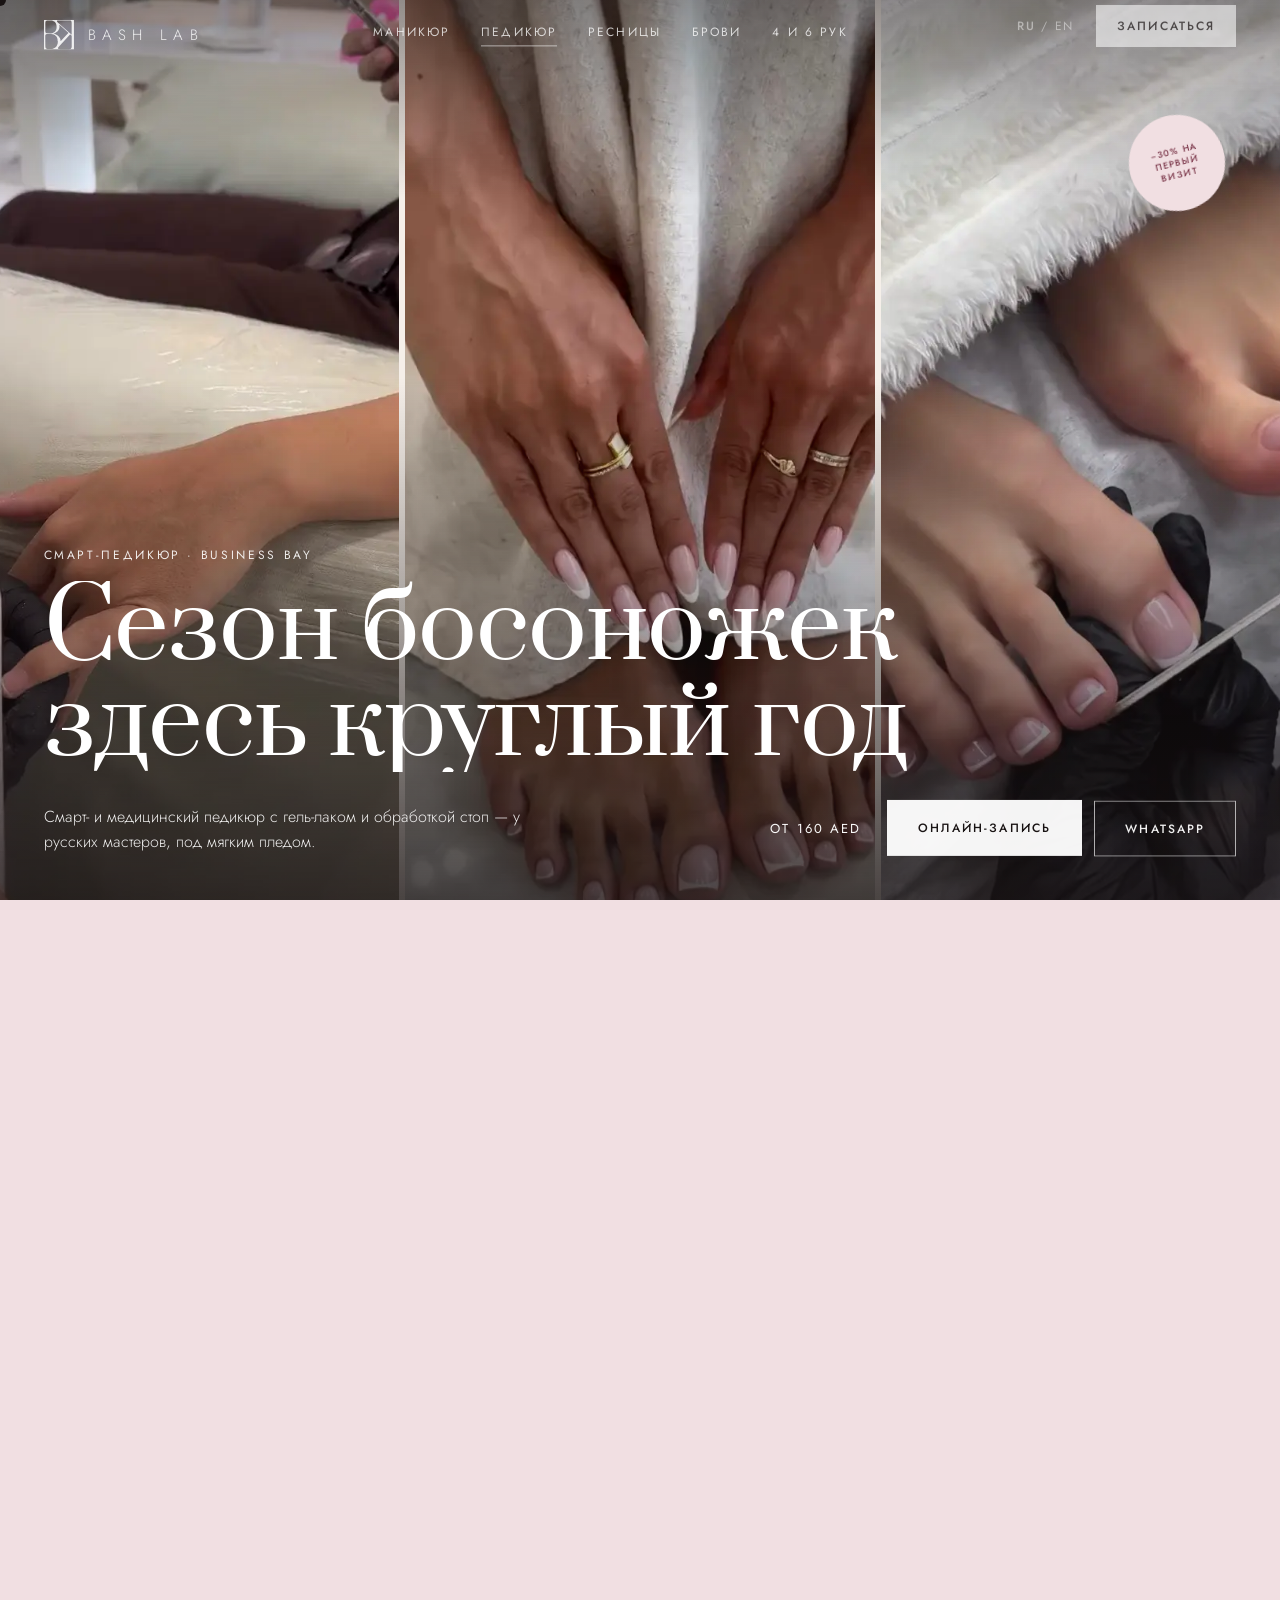
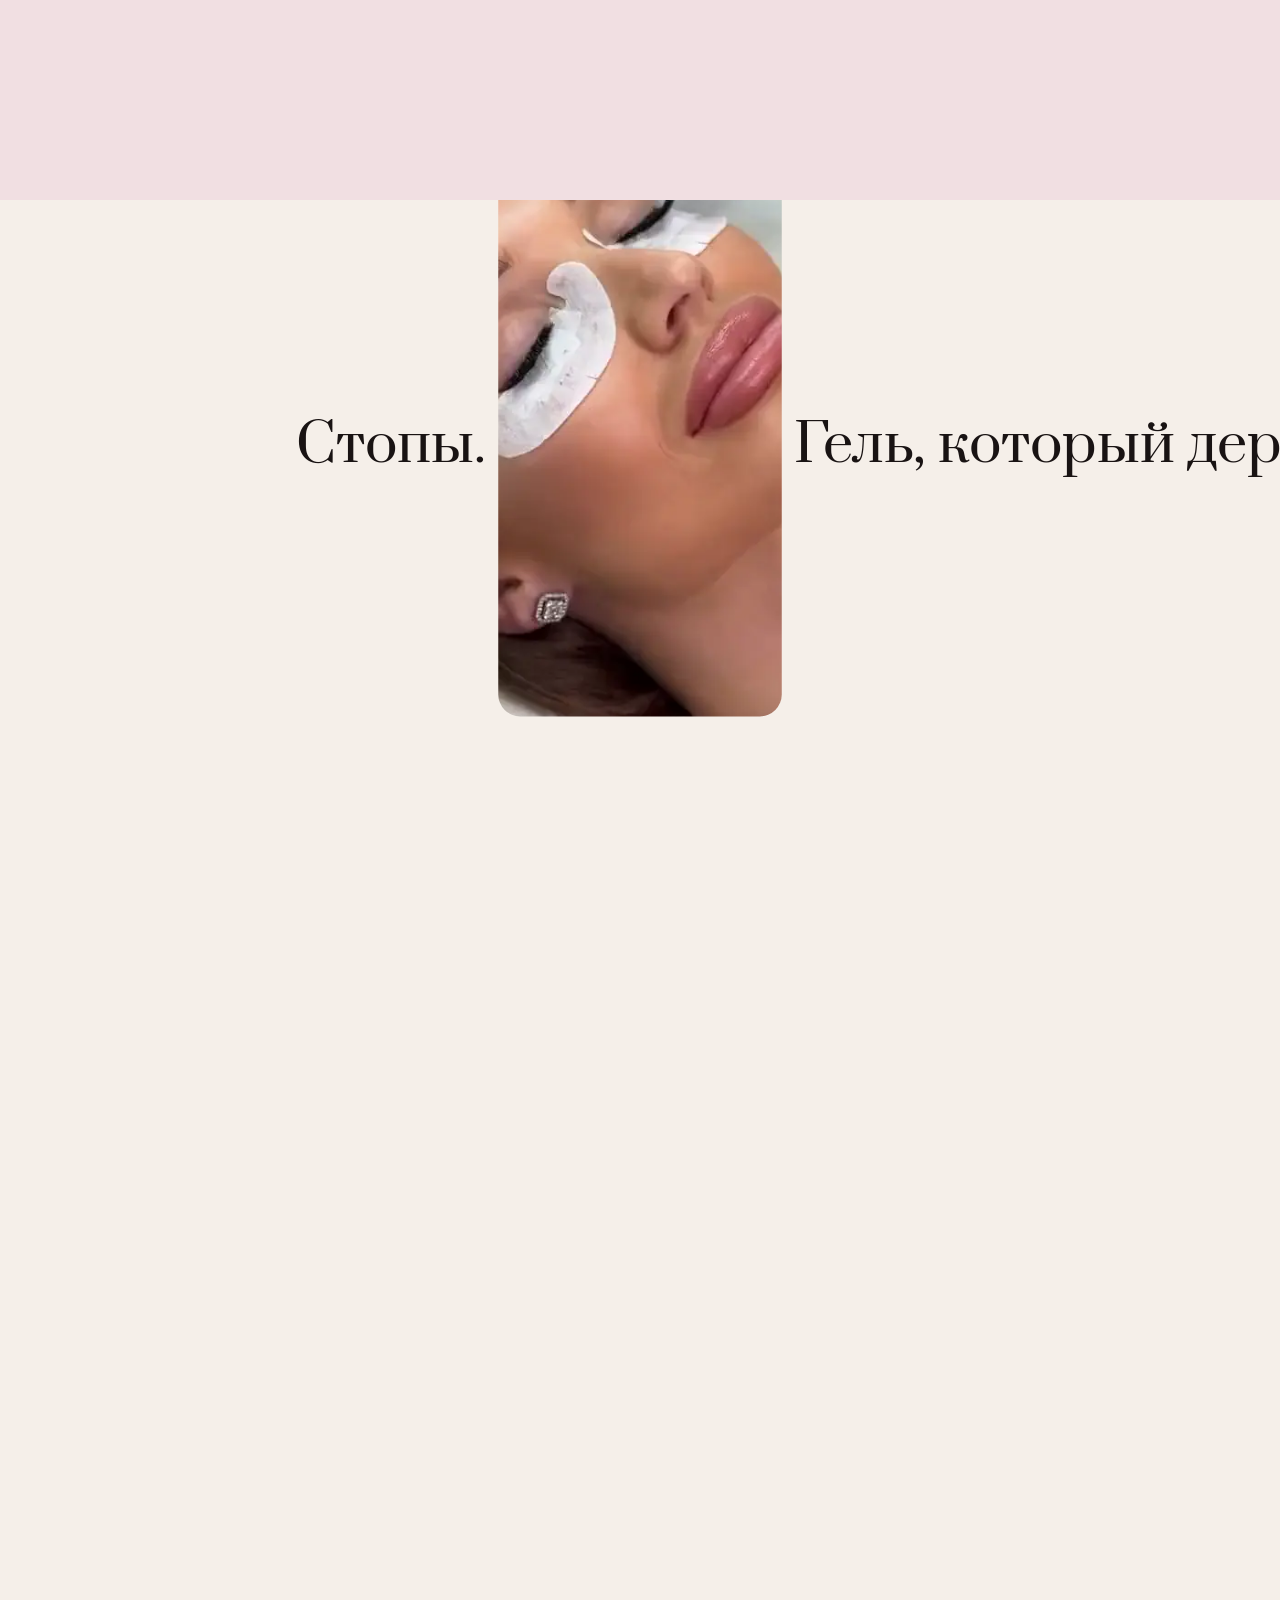
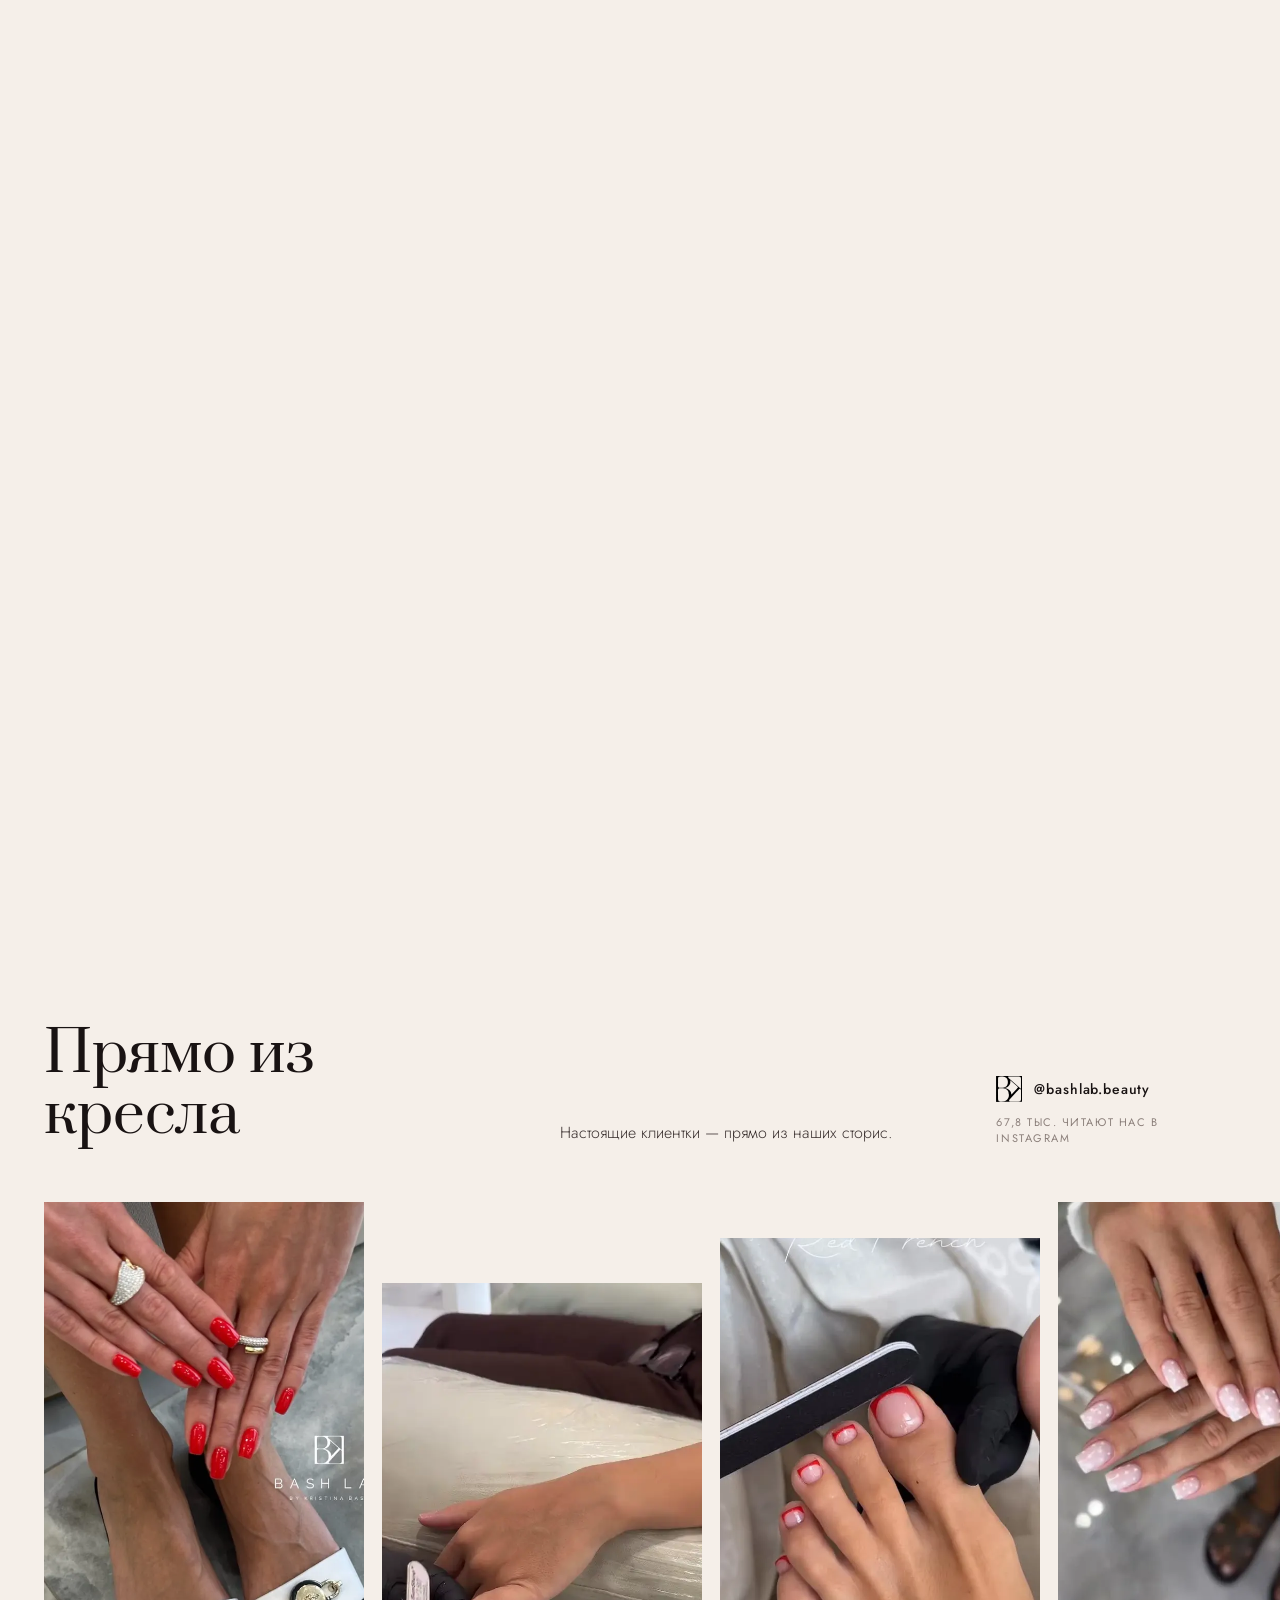
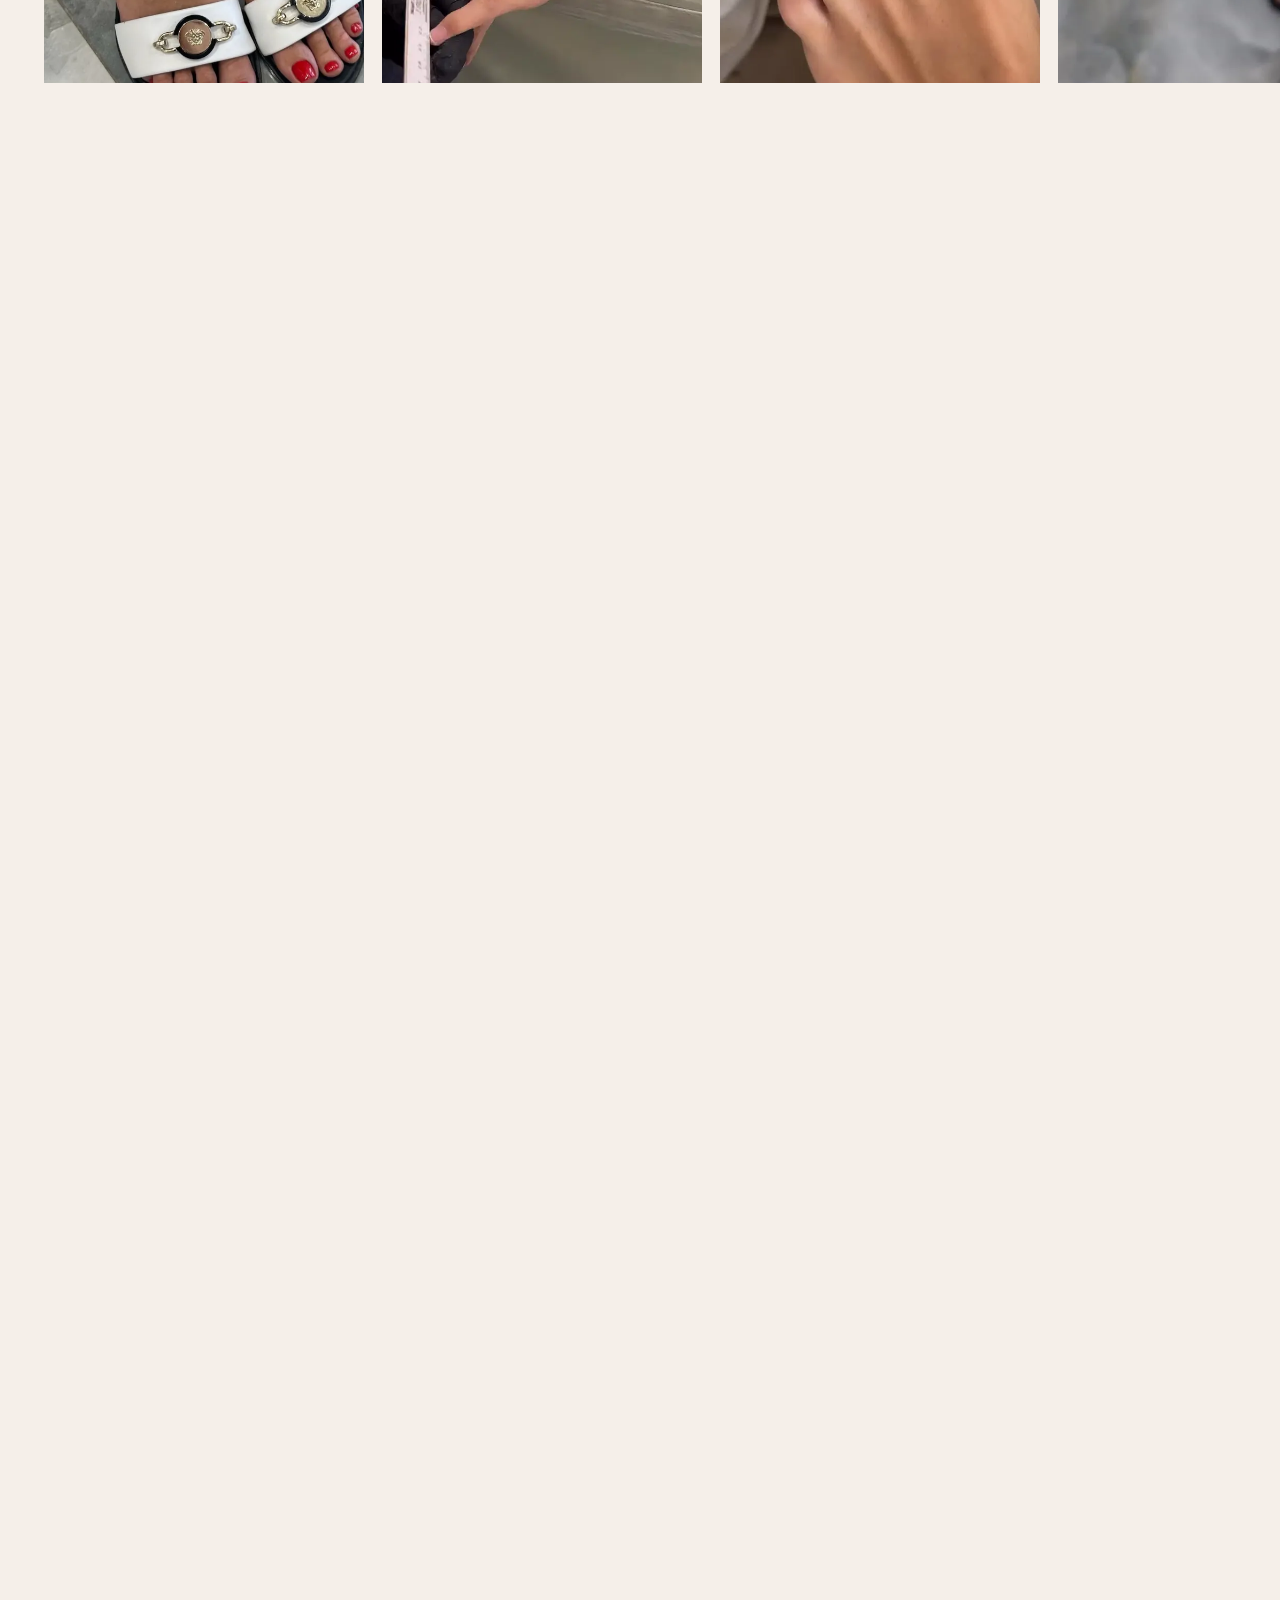
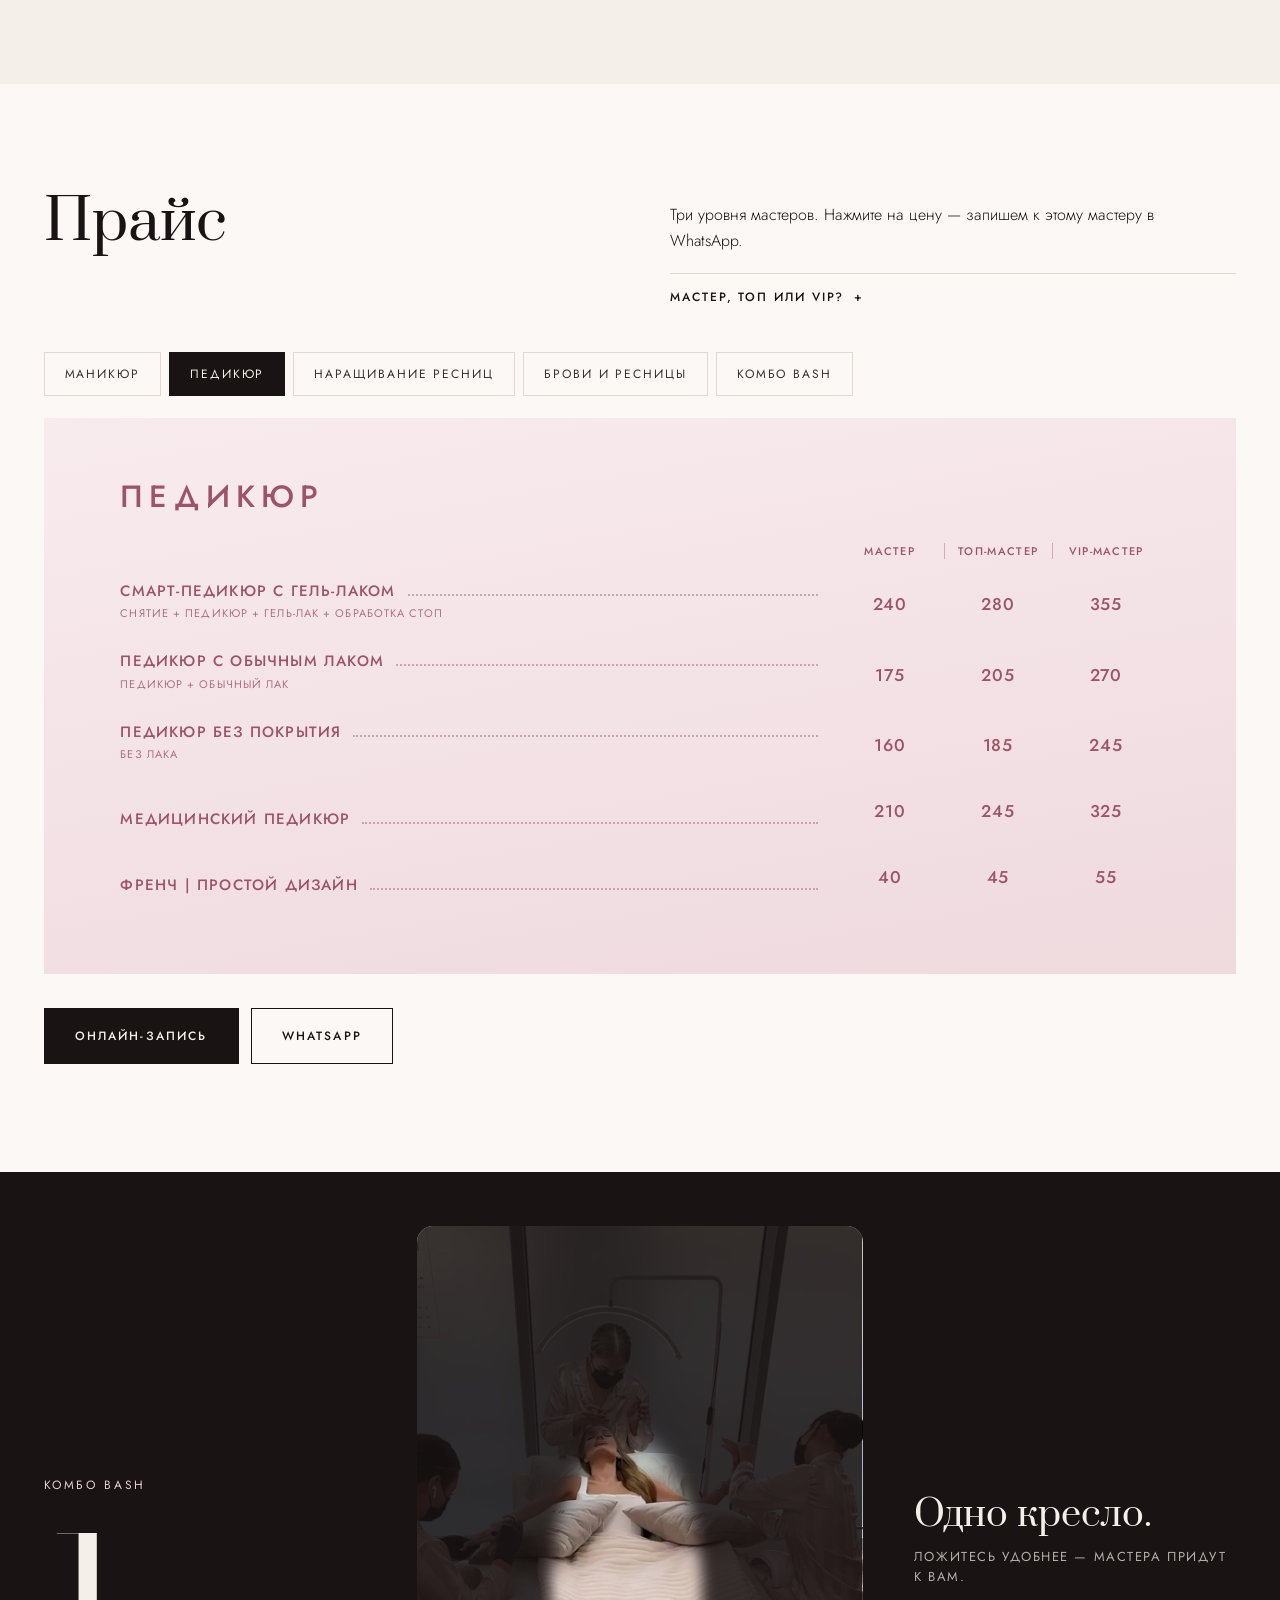
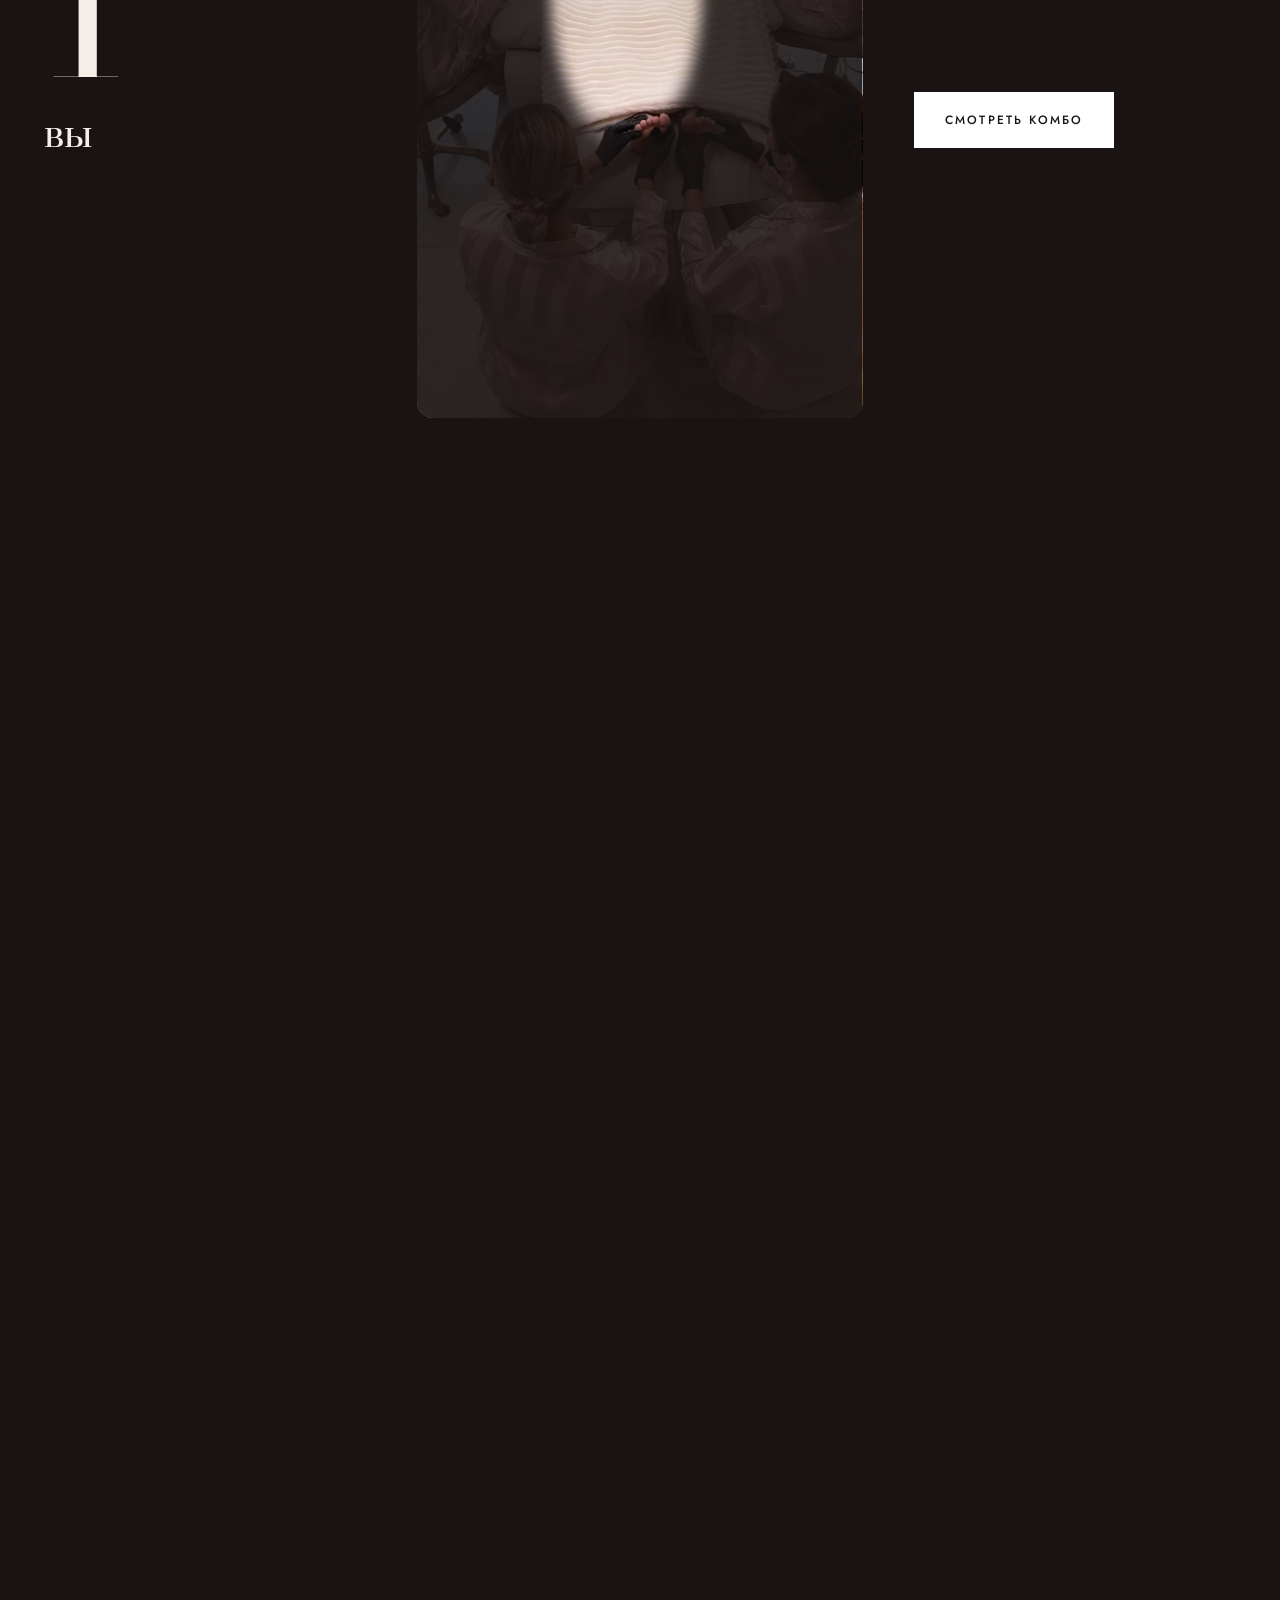
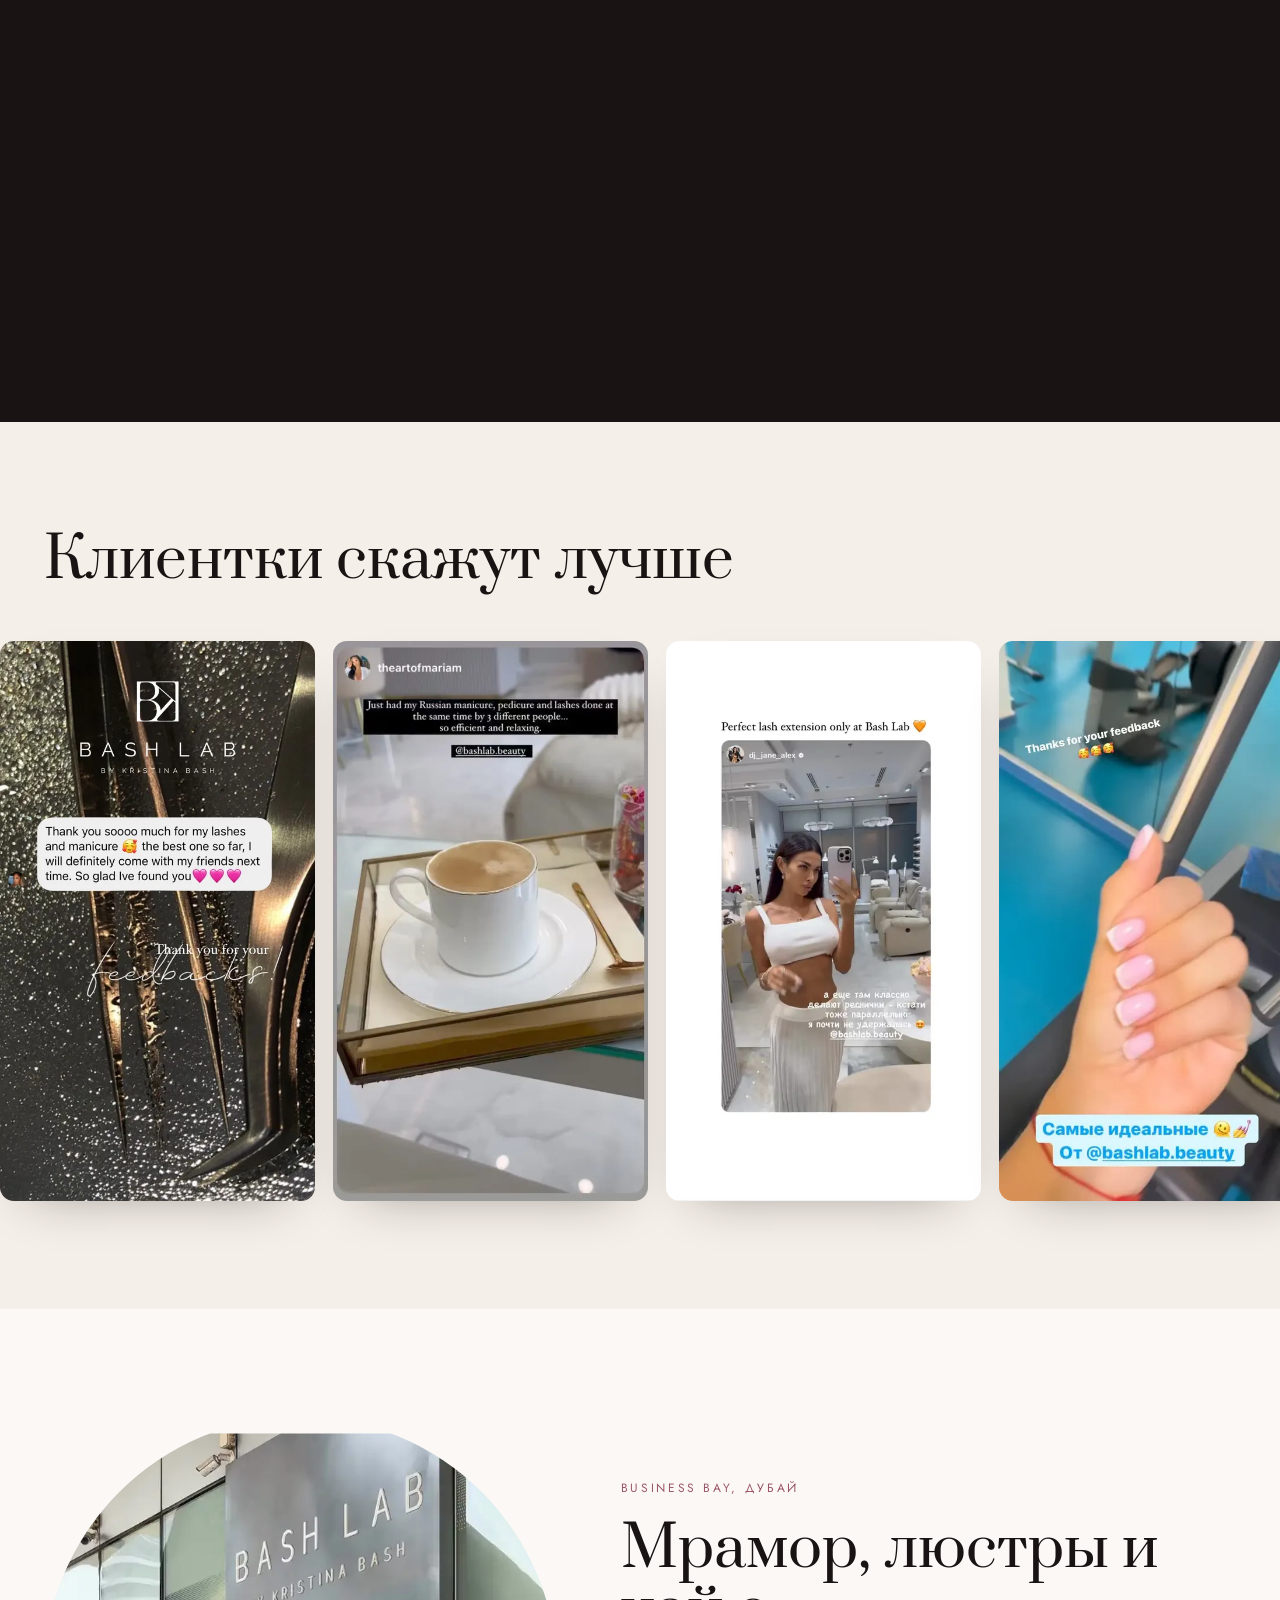
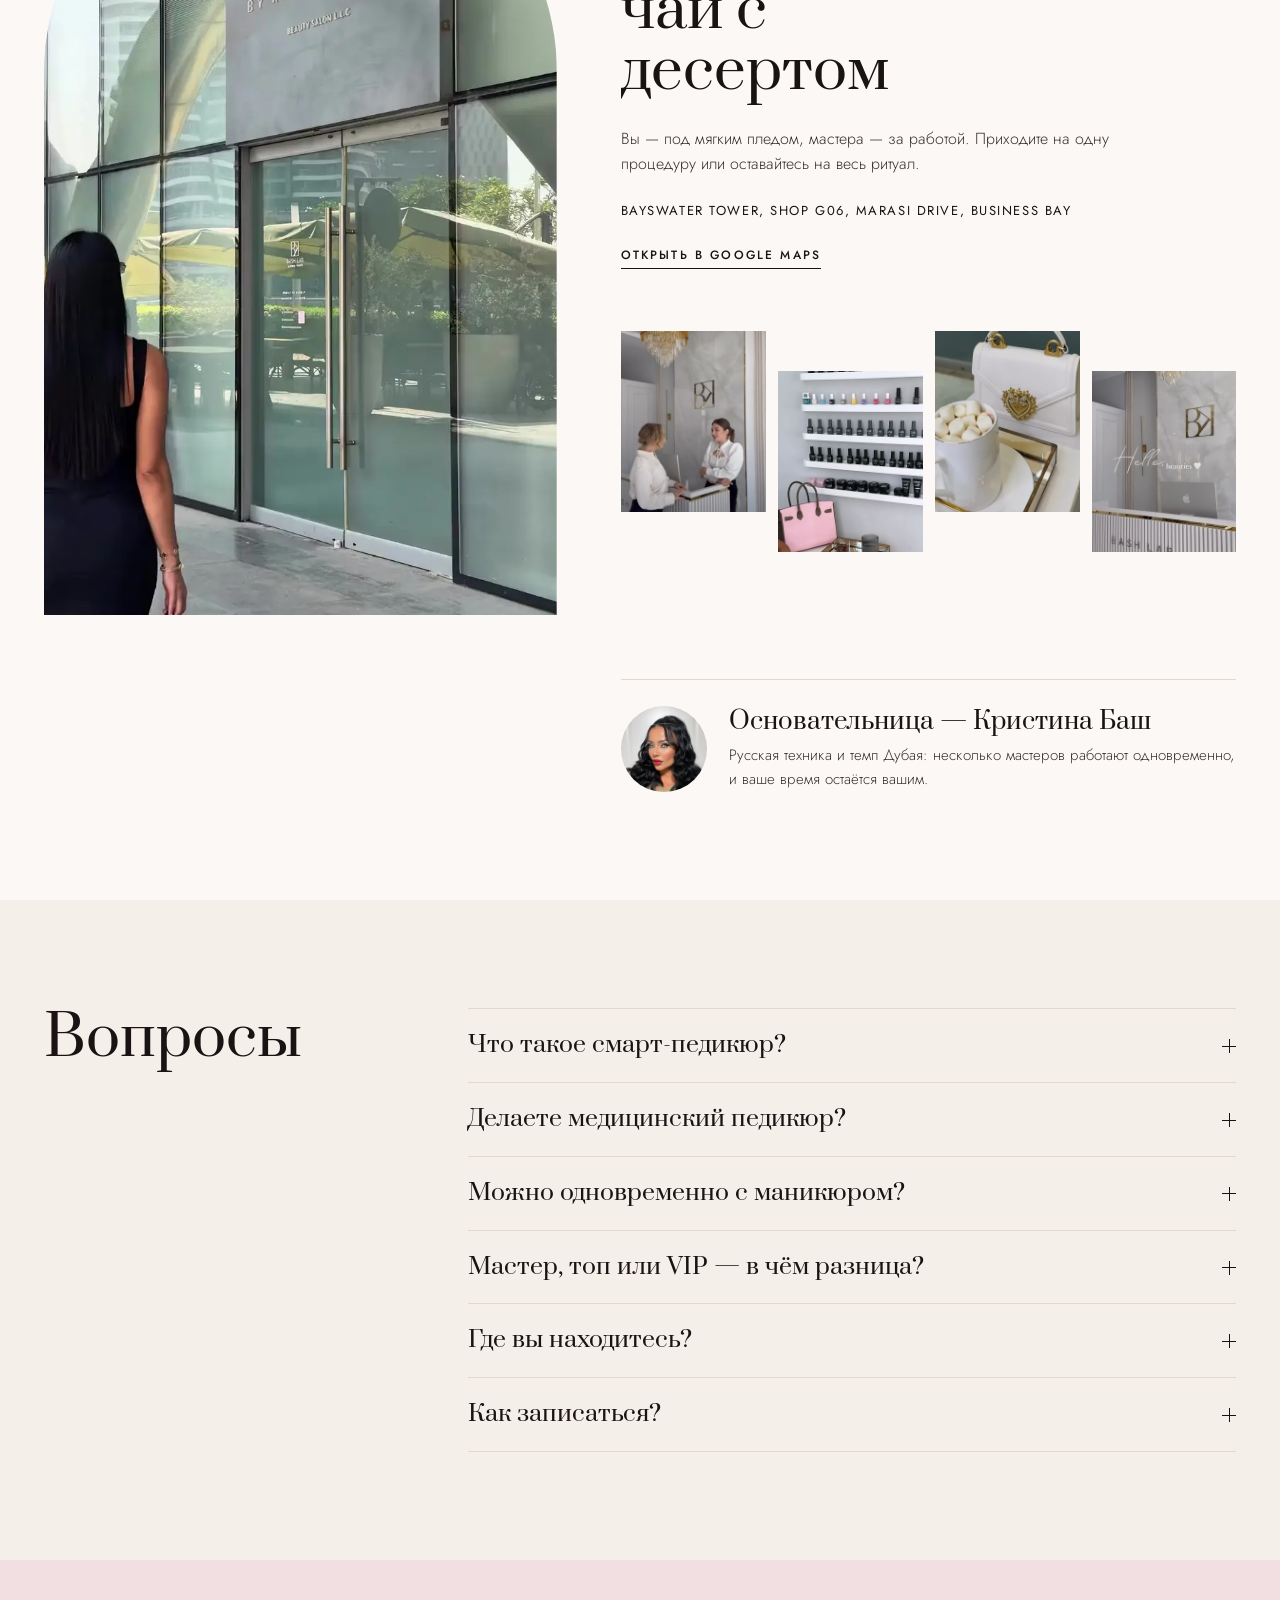
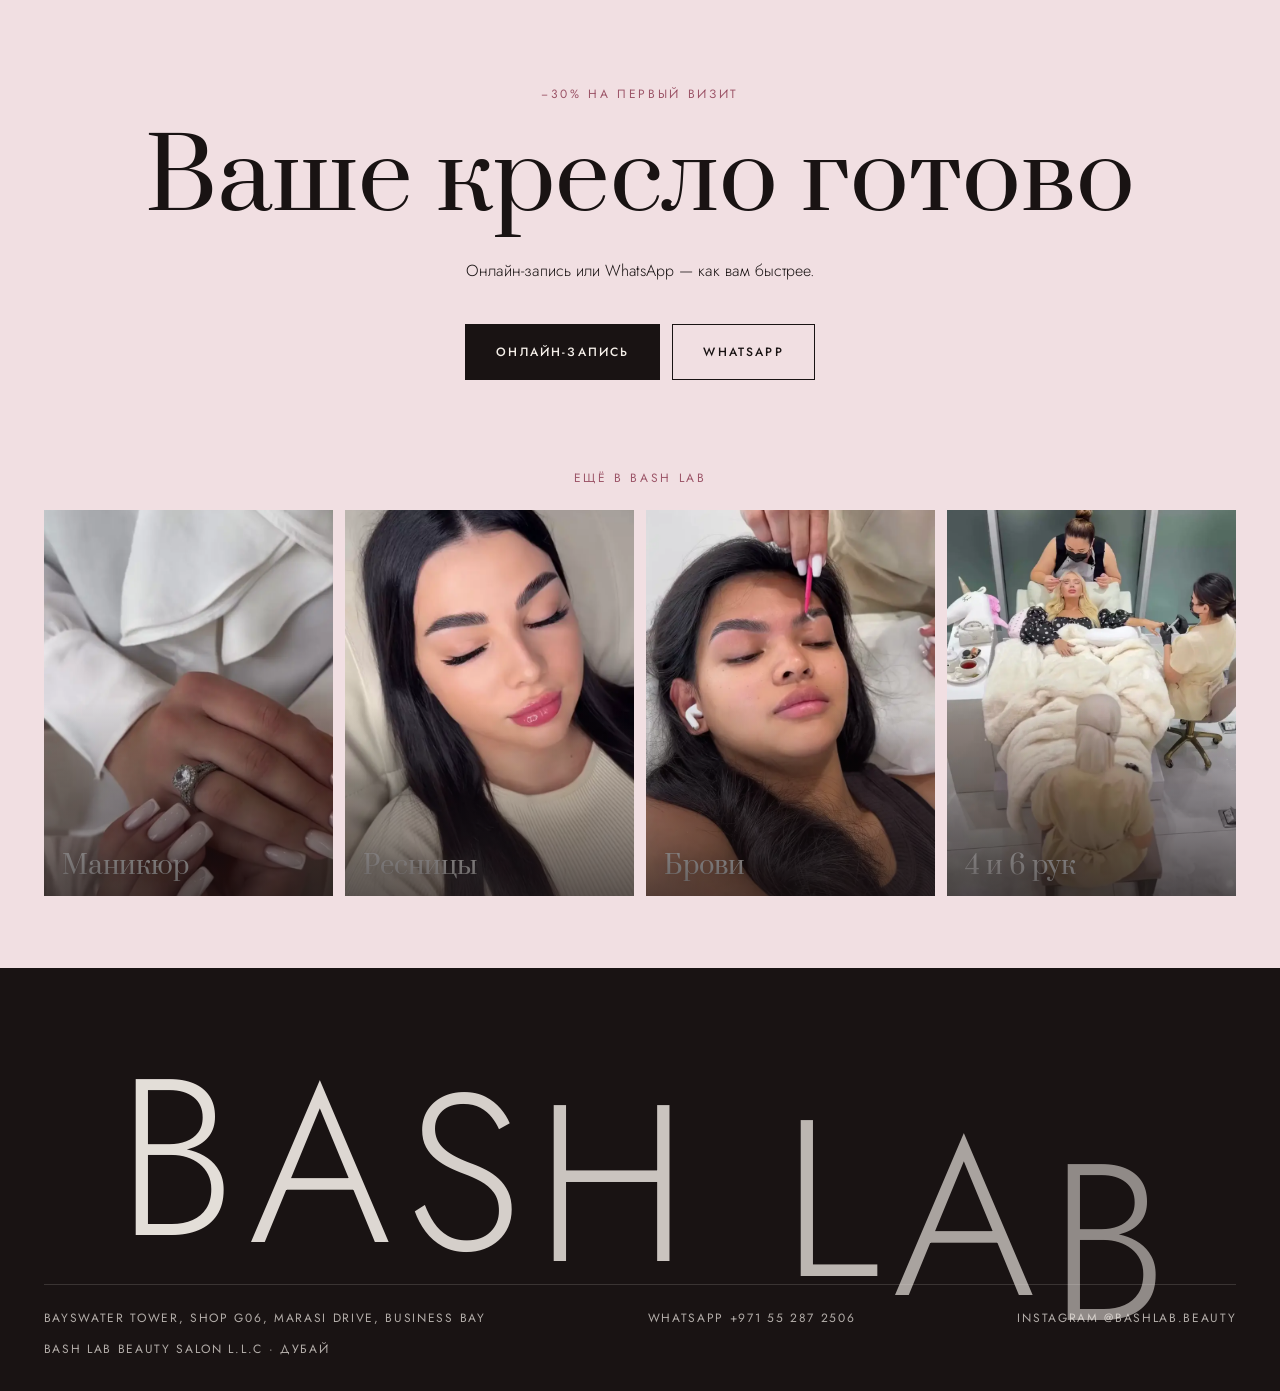
<file: ru/pedicure.html>
<!doctype html>
<html lang="ru">
<head>
<meta charset="utf-8">
<meta name="viewport" content="width=device-width, initial-scale=1, viewport-fit=cover">
<meta name="robots" content="noindex, nofollow">
<title>Смарт-педикюр в Business Bay, Дубай — BASH LAB</title>
<meta name="description" content="Смарт- и медицинский педикюр у русских мастеров в Business Bay. Гель-лак и обработка стоп от 160 AED, −30% на первый визит.">
<link rel="alternate" hreflang="en" href="../pedicure.html">
<link rel="alternate" hreflang="ru" href="pedicure.html">
<meta name="theme-color" content="#f5efe9">
<link rel="icon" href="../assets/img/bl.svg" type="image/svg+xml">
<link rel="preload" as="image" href="../assets/video/pedi-french.webp" media="(max-width:820px)" fetchpriority="high"><link rel="preload" as="image" href="../assets/video/pedi-french.webp" media="(min-width:821px)" fetchpriority="high">
<link rel="preconnect" href="https://fonts.googleapis.com">
<link rel="preconnect" href="https://fonts.gstatic.com" crossorigin>
<link href="https://fonts.googleapis.com/css2?family=Bodoni+Moda:ital,opsz,wght@0,6..96,400;0,6..96,500;1,6..96,400&family=Prata&family=Jost:wght@300;400;500&display=swap" rel="stylesheet">

<link rel="stylesheet" href="../assets/css/site.css">
<script>document.documentElement.className='js';try{if(innerWidth<821||sessionStorage.getItem('bl-seen'))document.documentElement.classList.add('seen');if(sessionStorage.getItem('bl-wipe'))document.documentElement.classList.add('wiping')}catch(e){}if(matchMedia('(prefers-reduced-motion: reduce)').matches)document.documentElement.classList.add('reduced')</script>
</head>
<body data-page="pedicure">

<div class="loader" aria-hidden="true"><img class="ld-mark" src="../assets/img/bl.svg" alt=""><div class="ld-word">BASH LAB</div><div class="ld-line"><i></i></div></div>
<div class="wipe" aria-hidden="true"></div>
<div class="cursor" aria-hidden="true"><span></span></div>

<header class="hd">
  <a class="brand" href="../index.html" aria-label="BASH LAB"><img class="mono" src="../assets/img/bl.svg" alt=""><span>BASH LAB</span></a>
  <nav class="nav"><a href="../manicure.html">Маникюр</a><a href="../pedicure.html" aria-current="page">Педикюр</a><a href="../lashes.html">Ресницы</a><a href="../brows.html">Брови</a><a href="../combos.html">4 и 6 рук</a></nav>
  <div class="hd-r">
    <a class="lang" href="../pedicure.html" hreflang="EN"><b>RU</b> / EN</a>
    <a class="btn btn-sm" href="https://n820329.alteg.io/company/770394/personal/select-services?o=" target="_blank" rel="noopener" data-cursor="Записаться">Записаться</a>
    <button class="burger" type="button" aria-label="Menu"><i></i><i></i></button>
  </div>
</header>
<div class="menu" aria-hidden="true"><nav><a href="../manicure.html">Маникюр</a><a href="../pedicure.html" aria-current="page">Педикюр</a><a href="../lashes.html">Ресницы</a><a href="../brows.html">Брови</a><a href="../combos.html">4 и 6 рук</a></nav><a class="lang" href="../pedicure.html">RU / EN</a></div>

<main>

<section class="hero" data-hero>
  <div class="hero-media"><div class="hp hp0"><video class="hv" data-src="../assets/video/pedi-toes.mp4" poster="../assets/video/pedi-toes.webp" muted loop playsinline preload="none"></video></div><div class="hp hp1"><video class="hv" data-src="../assets/video/pedi-french.mp4" poster="../assets/video/pedi-french.webp" muted loop playsinline preload="none"></video></div><div class="hp hp2"><video class="hv" data-src="../assets/video/pedi-file.mp4" poster="../assets/video/pedi-file.webp" muted loop playsinline preload="none"></video></div></div>
  <div class="hero-m"><video class="hv" data-src="../assets/video/pedi-french.mp4" poster="../assets/video/pedi-french.webp" muted loop playsinline preload="none"></video></div>
  <div class="hero-shade"></div>
  <p class="badge">−30% на первый визит</p>
  <div class="hero-txt">
    <p class="eyebrow">Смарт-педикюр · Business Bay</p>
    <h1 class="h1">Сезон босоножек<br>здесь круглый год</h1>
    <div class="hero-row">
      <p class="lead">Смарт- и медицинский педикюр с гель-лаком и обработкой стоп — у русских мастеров, под мягким пледом.</p>
      <div class="hero-cta">
        <span class="from">от 160 AED</span>
        <a class="btn btn-light" href="https://n820329.alteg.io/company/770394/personal/select-services?o=" target="_blank" rel="noopener" data-cursor="Записаться">Онлайн-запись</a>
        <a class="btn btn-line" href="https://wa.me/971552872506?text=%D0%97%D0%B4%D1%80%D0%B0%D0%B2%D1%81%D1%82%D0%B2%D1%83%D0%B9%D1%82%D0%B5%21%20%D0%A5%D0%BE%D1%87%D1%83%20%D0%B7%D0%B0%D0%BF%D0%B8%D1%81%D0%B0%D1%82%D1%8C%D1%81%D1%8F%20%D0%B2%20Bash%20Lab." target="_blank" rel="noopener" data-cursor="WhatsApp">WhatsApp</a>
      </div>
    </div>
  </div>
  <span class="scroll-hint">Листайте</span>
</section>

<div class="ticker" aria-hidden="true"><div class="tk"><span>Русский маникюр</span><img src="../assets/img/bl.svg" alt=""><span>Наращивание ресниц</span><img src="../assets/img/bl.svg" alt=""><span>Ламинирование бровей</span><img src="../assets/img/bl.svg" alt=""><span>Комбо в 4 и 6 рук</span><img src="../assets/img/bl.svg" alt=""><span>Business Bay</span><img src="../assets/img/bl.svg" alt=""><span>−30% на первый визит</span><img src="../assets/img/bl.svg" alt=""></div></div>

<section class="manifesto">
  <p class="mf" data-words>В Дубае стопы всегда на виду. Гладкие пяточки, аккуратные пальчики и гель-лак, который переживёт пляж, бассейн и любые босоножки.</p>
  <ul class="facts"><li><b>160<small>AED</small></b><span>педикюр от</span></li><li><b>2 ч<small></small></b><span>смарт-педикюр с гель-лаком и стопами</span></li><li><b>−30%<small></small></b><span>на первый визит</span></li></ul>
</section>

<section class="film" data-film><div class="film-in"><p class="fl">Стопы.</p><div class="fm"><video class="fv" data-src="../assets/video/pedi-gloves.mp4" poster="../assets/video/pedi-gloves.webp" muted loop playsinline preload="none"></video></div><p class="fr">Гель, который держится.</p></div></section>

<section class="wall" data-wall>
  <div class="wall-head">
    <h2 class="split">Прямо из кресла</h2>
    <p class="lead">Настоящие клиентки — прямо из наших сторис.</p>
    <a class="ig" href="https://www.instagram.com/bashlab.beauty/" target="_blank" rel="noopener" data-cursor="Instagram"><img src="../assets/img/bl.svg" alt="">@bashlab.beauty<small>67,8 тыс. читают нас в Instagram</small></a>
  </div>
  <div class="wall-track"><figure class="wc"><img class="wm" src="../assets/img/p-red.webp" alt="" loading="lazy" decoding="async"></figure><figure class="wc"><video class="wm" data-src="../assets/video/pedi-toes.mp4" poster="../assets/video/pedi-toes.webp" muted loop playsinline preload="none"></video></figure><figure class="wc"><img class="wm" src="../assets/img/p-fluffy.webp" alt="" loading="lazy" decoding="async"></figure><figure class="wc"><img class="wm" src="../assets/img/n-sandals.webp" alt="" loading="lazy" decoding="async"></figure><figure class="wc"><img class="wm" src="../assets/img/p-hands.webp" alt="" loading="lazy" decoding="async"></figure><figure class="wc"><video class="wm" data-src="../assets/video/pedi-file.mp4" poster="../assets/video/pedi-file.webp" muted loop playsinline preload="none"></video></figure><figure class="wc"><img class="wm" src="../assets/img/n-stripes.webp" alt="" loading="lazy" decoding="async"></figure><figure class="wc"><img class="wm" src="../assets/img/p-file.webp" alt="" loading="lazy" decoding="async"></figure></div>
</section>

<section class="prices" id="prices">
  <div class="pr-head">
    <h2 class="split">Прайс</h2>
    <p class="lead">Три уровня мастеров. Нажмите на цену — запишем к этому мастеру в WhatsApp.</p>
    <details class="tiers"><summary>Мастер, топ или VIP?</summary><p>Уровень — это опыт мастера. Салон и чай те же — выбирайте цену, которая подходит.</p></details>
  </div>
  <div class="tabs" role="tablist"><button type="button" role="tab" data-sec="manicure" aria-selected="false">Маникюр</button><button type="button" role="tab" data-sec="pedicure" aria-selected="true">Педикюр</button><button type="button" role="tab" data-sec="lashes" aria-selected="false">Наращивание ресниц</button><button type="button" role="tab" data-sec="brows-lashes" aria-selected="false">Брови и ресницы</button><button type="button" role="tab" data-sec="combos" aria-selected="false">Комбо Bash</button></div>
  <div class="cards"><div class="pc" data-sec="manicure" hidden><h3>Маникюр</h3><ul><li class="row rh" aria-hidden="true"><div class="rn"></div><div class="rp"><span>Мастер</span><span>Топ-мастер</span><span>VIP-мастер</span></div></li><li class="row"><div class="rn"><b>Маникюр с гель-лаком</b><span>Снятие + маникюр + выравнивание + гель-лак</span></div><div class="rp"><a class="pr" href="https://wa.me/971552872506?text=%D0%97%D0%B4%D1%80%D0%B0%D0%B2%D1%81%D1%82%D0%B2%D1%83%D0%B9%D1%82%D0%B5%21%20%D0%A5%D0%BE%D1%87%D1%83%20%D0%B7%D0%B0%D0%BF%D0%B8%D1%81%D0%B0%D1%82%D1%8C%D1%81%D1%8F%3A%20%D0%9C%D0%B0%D0%BD%D0%B8%D0%BA%D1%8E%D1%80%20%D1%81%20%D0%B3%D0%B5%D0%BB%D1%8C-%D0%BB%D0%B0%D0%BA%D0%BE%D0%BC%2C%20%D0%9C%D0%B0%D1%81%D1%82%D0%B5%D1%80%20%28230%20AED%29" target="_blank" rel="noopener" data-cursor="WhatsApp" data-t="Мастер">230</a><a class="pr" href="https://wa.me/971552872506?text=%D0%97%D0%B4%D1%80%D0%B0%D0%B2%D1%81%D1%82%D0%B2%D1%83%D0%B9%D1%82%D0%B5%21%20%D0%A5%D0%BE%D1%87%D1%83%20%D0%B7%D0%B0%D0%BF%D0%B8%D1%81%D0%B0%D1%82%D1%8C%D1%81%D1%8F%3A%20%D0%9C%D0%B0%D0%BD%D0%B8%D0%BA%D1%8E%D1%80%20%D1%81%20%D0%B3%D0%B5%D0%BB%D1%8C-%D0%BB%D0%B0%D0%BA%D0%BE%D0%BC%2C%20%D0%A2%D0%BE%D0%BF-%D0%BC%D0%B0%D1%81%D1%82%D0%B5%D1%80%20%28250%20AED%29" target="_blank" rel="noopener" data-cursor="WhatsApp" data-t="Топ-мастер">250</a><a class="pr" href="https://wa.me/971552872506?text=%D0%97%D0%B4%D1%80%D0%B0%D0%B2%D1%81%D1%82%D0%B2%D1%83%D0%B9%D1%82%D0%B5%21%20%D0%A5%D0%BE%D1%87%D1%83%20%D0%B7%D0%B0%D0%BF%D0%B8%D1%81%D0%B0%D1%82%D1%8C%D1%81%D1%8F%3A%20%D0%9C%D0%B0%D0%BD%D0%B8%D0%BA%D1%8E%D1%80%20%D1%81%20%D0%B3%D0%B5%D0%BB%D1%8C-%D0%BB%D0%B0%D0%BA%D0%BE%D0%BC%2C%20VIP-%D0%BC%D0%B0%D1%81%D1%82%D0%B5%D1%80%20%28340%20AED%29" target="_blank" rel="noopener" data-cursor="WhatsApp" data-t="VIP-мастер">340</a></div></li><li class="row"><div class="rn"><b>Маникюр с обычным лаком</b><span>Маникюр + обычный лак</span></div><div class="rp"><a class="pr" href="https://wa.me/971552872506?text=%D0%97%D0%B4%D1%80%D0%B0%D0%B2%D1%81%D1%82%D0%B2%D1%83%D0%B9%D1%82%D0%B5%21%20%D0%A5%D0%BE%D1%87%D1%83%20%D0%B7%D0%B0%D0%BF%D0%B8%D1%81%D0%B0%D1%82%D1%8C%D1%81%D1%8F%3A%20%D0%9C%D0%B0%D0%BD%D0%B8%D0%BA%D1%8E%D1%80%20%D1%81%20%D0%BE%D0%B1%D1%8B%D1%87%D0%BD%D1%8B%D0%BC%20%D0%BB%D0%B0%D0%BA%D0%BE%D0%BC%2C%20%D0%9C%D0%B0%D1%81%D1%82%D0%B5%D1%80%20%28160%20AED%29" target="_blank" rel="noopener" data-cursor="WhatsApp" data-t="Мастер">160</a><a class="pr" href="https://wa.me/971552872506?text=%D0%97%D0%B4%D1%80%D0%B0%D0%B2%D1%81%D1%82%D0%B2%D1%83%D0%B9%D1%82%D0%B5%21%20%D0%A5%D0%BE%D1%87%D1%83%20%D0%B7%D0%B0%D0%BF%D0%B8%D1%81%D0%B0%D1%82%D1%8C%D1%81%D1%8F%3A%20%D0%9C%D0%B0%D0%BD%D0%B8%D0%BA%D1%8E%D1%80%20%D1%81%20%D0%BE%D0%B1%D1%8B%D1%87%D0%BD%D1%8B%D0%BC%20%D0%BB%D0%B0%D0%BA%D0%BE%D0%BC%2C%20%D0%A2%D0%BE%D0%BF-%D0%BC%D0%B0%D1%81%D1%82%D0%B5%D1%80%20%28175%20AED%29" target="_blank" rel="noopener" data-cursor="WhatsApp" data-t="Топ-мастер">175</a><a class="pr" href="https://wa.me/971552872506?text=%D0%97%D0%B4%D1%80%D0%B0%D0%B2%D1%81%D1%82%D0%B2%D1%83%D0%B9%D1%82%D0%B5%21%20%D0%A5%D0%BE%D1%87%D1%83%20%D0%B7%D0%B0%D0%BF%D0%B8%D1%81%D0%B0%D1%82%D1%8C%D1%81%D1%8F%3A%20%D0%9C%D0%B0%D0%BD%D0%B8%D0%BA%D1%8E%D1%80%20%D1%81%20%D0%BE%D0%B1%D1%8B%D1%87%D0%BD%D1%8B%D0%BC%20%D0%BB%D0%B0%D0%BA%D0%BE%D0%BC%2C%20VIP-%D0%BC%D0%B0%D1%81%D1%82%D0%B5%D1%80%20%28235%20AED%29" target="_blank" rel="noopener" data-cursor="WhatsApp" data-t="VIP-мастер">235</a></div></li><li class="row"><div class="rn"><b>Маникюр без покрытия</b><span>Без лака</span></div><div class="rp"><a class="pr" href="https://wa.me/971552872506?text=%D0%97%D0%B4%D1%80%D0%B0%D0%B2%D1%81%D1%82%D0%B2%D1%83%D0%B9%D1%82%D0%B5%21%20%D0%A5%D0%BE%D1%87%D1%83%20%D0%B7%D0%B0%D0%BF%D0%B8%D1%81%D0%B0%D1%82%D1%8C%D1%81%D1%8F%3A%20%D0%9C%D0%B0%D0%BD%D0%B8%D0%BA%D1%8E%D1%80%20%D0%B1%D0%B5%D0%B7%20%D0%BF%D0%BE%D0%BA%D1%80%D1%8B%D1%82%D0%B8%D1%8F%2C%20%D0%9C%D0%B0%D1%81%D1%82%D0%B5%D1%80%20%28130%20AED%29" target="_blank" rel="noopener" data-cursor="WhatsApp" data-t="Мастер">130</a><a class="pr" href="https://wa.me/971552872506?text=%D0%97%D0%B4%D1%80%D0%B0%D0%B2%D1%81%D1%82%D0%B2%D1%83%D0%B9%D1%82%D0%B5%21%20%D0%A5%D0%BE%D1%87%D1%83%20%D0%B7%D0%B0%D0%BF%D0%B8%D1%81%D0%B0%D1%82%D1%8C%D1%81%D1%8F%3A%20%D0%9C%D0%B0%D0%BD%D0%B8%D0%BA%D1%8E%D1%80%20%D0%B1%D0%B5%D0%B7%20%D0%BF%D0%BE%D0%BA%D1%80%D1%8B%D1%82%D0%B8%D1%8F%2C%20%D0%A2%D0%BE%D0%BF-%D0%BC%D0%B0%D1%81%D1%82%D0%B5%D1%80%20%28145%20AED%29" target="_blank" rel="noopener" data-cursor="WhatsApp" data-t="Топ-мастер">145</a><a class="pr" href="https://wa.me/971552872506?text=%D0%97%D0%B4%D1%80%D0%B0%D0%B2%D1%81%D1%82%D0%B2%D1%83%D0%B9%D1%82%D0%B5%21%20%D0%A5%D0%BE%D1%87%D1%83%20%D0%B7%D0%B0%D0%BF%D0%B8%D1%81%D0%B0%D1%82%D1%8C%D1%81%D1%8F%3A%20%D0%9C%D0%B0%D0%BD%D0%B8%D0%BA%D1%8E%D1%80%20%D0%B1%D0%B5%D0%B7%20%D0%BF%D0%BE%D0%BA%D1%80%D1%8B%D1%82%D0%B8%D1%8F%2C%20VIP-%D0%BC%D0%B0%D1%81%D1%82%D0%B5%D1%80%20%28195%20AED%29" target="_blank" rel="noopener" data-cursor="WhatsApp" data-t="VIP-мастер">195</a></div></li><li class="row"><div class="rn"><b>Японский маникюр</b><span>Японская техника ухода за ногтями</span></div><div class="rp"><a class="pr" href="https://wa.me/971552872506?text=%D0%97%D0%B4%D1%80%D0%B0%D0%B2%D1%81%D1%82%D0%B2%D1%83%D0%B9%D1%82%D0%B5%21%20%D0%A5%D0%BE%D1%87%D1%83%20%D0%B7%D0%B0%D0%BF%D0%B8%D1%81%D0%B0%D1%82%D1%8C%D1%81%D1%8F%3A%20%D0%AF%D0%BF%D0%BE%D0%BD%D1%81%D0%BA%D0%B8%D0%B9%20%D0%BC%D0%B0%D0%BD%D0%B8%D0%BA%D1%8E%D1%80%2C%20%D0%9C%D0%B0%D1%81%D1%82%D0%B5%D1%80%20%28190%20AED%29" target="_blank" rel="noopener" data-cursor="WhatsApp" data-t="Мастер">190</a><a class="pr" href="https://wa.me/971552872506?text=%D0%97%D0%B4%D1%80%D0%B0%D0%B2%D1%81%D1%82%D0%B2%D1%83%D0%B9%D1%82%D0%B5%21%20%D0%A5%D0%BE%D1%87%D1%83%20%D0%B7%D0%B0%D0%BF%D0%B8%D1%81%D0%B0%D1%82%D1%8C%D1%81%D1%8F%3A%20%D0%AF%D0%BF%D0%BE%D0%BD%D1%81%D0%BA%D0%B8%D0%B9%20%D0%BC%D0%B0%D0%BD%D0%B8%D0%BA%D1%8E%D1%80%2C%20%D0%A2%D0%BE%D0%BF-%D0%BC%D0%B0%D1%81%D1%82%D0%B5%D1%80%20%28220%20AED%29" target="_blank" rel="noopener" data-cursor="WhatsApp" data-t="Топ-мастер">220</a><a class="pr" href="https://wa.me/971552872506?text=%D0%97%D0%B4%D1%80%D0%B0%D0%B2%D1%81%D1%82%D0%B2%D1%83%D0%B9%D1%82%D0%B5%21%20%D0%A5%D0%BE%D1%87%D1%83%20%D0%B7%D0%B0%D0%BF%D0%B8%D1%81%D0%B0%D1%82%D1%8C%D1%81%D1%8F%3A%20%D0%AF%D0%BF%D0%BE%D0%BD%D1%81%D0%BA%D0%B8%D0%B9%20%D0%BC%D0%B0%D0%BD%D0%B8%D0%BA%D1%8E%D1%80%2C%20VIP-%D0%BC%D0%B0%D1%81%D1%82%D0%B5%D1%80%20%28300%20AED%29" target="_blank" rel="noopener" data-cursor="WhatsApp" data-t="VIP-мастер">300</a></div></li><li class="row"><div class="rn"><b>Наращивание ногтей</b><span>Снятие + маникюр + наращивание + гель-лак</span></div><div class="rp"><a class="pr" href="https://wa.me/971552872506?text=%D0%97%D0%B4%D1%80%D0%B0%D0%B2%D1%81%D1%82%D0%B2%D1%83%D0%B9%D1%82%D0%B5%21%20%D0%A5%D0%BE%D1%87%D1%83%20%D0%B7%D0%B0%D0%BF%D0%B8%D1%81%D0%B0%D1%82%D1%8C%D1%81%D1%8F%3A%20%D0%9D%D0%B0%D1%80%D0%B0%D1%89%D0%B8%D0%B2%D0%B0%D0%BD%D0%B8%D0%B5%20%D0%BD%D0%BE%D0%B3%D1%82%D0%B5%D0%B9%2C%20%D0%9C%D0%B0%D1%81%D1%82%D0%B5%D1%80%20%28%D0%BE%D1%82%20370%20AED%29" target="_blank" rel="noopener" data-cursor="WhatsApp" data-t="Мастер">от 370</a><a class="pr" href="https://wa.me/971552872506?text=%D0%97%D0%B4%D1%80%D0%B0%D0%B2%D1%81%D1%82%D0%B2%D1%83%D0%B9%D1%82%D0%B5%21%20%D0%A5%D0%BE%D1%87%D1%83%20%D0%B7%D0%B0%D0%BF%D0%B8%D1%81%D0%B0%D1%82%D1%8C%D1%81%D1%8F%3A%20%D0%9D%D0%B0%D1%80%D0%B0%D1%89%D0%B8%D0%B2%D0%B0%D0%BD%D0%B8%D0%B5%20%D0%BD%D0%BE%D0%B3%D1%82%D0%B5%D0%B9%2C%20%D0%A2%D0%BE%D0%BF-%D0%BC%D0%B0%D1%81%D1%82%D0%B5%D1%80%20%28%D0%BE%D1%82%20420%20AED%29" target="_blank" rel="noopener" data-cursor="WhatsApp" data-t="Топ-мастер">от 420</a><a class="pr" href="https://wa.me/971552872506?text=%D0%97%D0%B4%D1%80%D0%B0%D0%B2%D1%81%D1%82%D0%B2%D1%83%D0%B9%D1%82%D0%B5%21%20%D0%A5%D0%BE%D1%87%D1%83%20%D0%B7%D0%B0%D0%BF%D0%B8%D1%81%D0%B0%D1%82%D1%8C%D1%81%D1%8F%3A%20%D0%9D%D0%B0%D1%80%D0%B0%D1%89%D0%B8%D0%B2%D0%B0%D0%BD%D0%B8%D0%B5%20%D0%BD%D0%BE%D0%B3%D1%82%D0%B5%D0%B9%2C%20VIP-%D0%BC%D0%B0%D1%81%D1%82%D0%B5%D1%80%20%28%D0%BE%D1%82%20540%20AED%29" target="_blank" rel="noopener" data-cursor="WhatsApp" data-t="VIP-мастер">от 540</a></div></li><li class="row"><div class="rn"><b>Коррекция наращивания</b><span>Снятие + маникюр + коррекция + гель-лак</span></div><div class="rp"><a class="pr" href="https://wa.me/971552872506?text=%D0%97%D0%B4%D1%80%D0%B0%D0%B2%D1%81%D1%82%D0%B2%D1%83%D0%B9%D1%82%D0%B5%21%20%D0%A5%D0%BE%D1%87%D1%83%20%D0%B7%D0%B0%D0%BF%D0%B8%D1%81%D0%B0%D1%82%D1%8C%D1%81%D1%8F%3A%20%D0%9A%D0%BE%D1%80%D1%80%D0%B5%D0%BA%D1%86%D0%B8%D1%8F%20%D0%BD%D0%B0%D1%80%D0%B0%D1%89%D0%B8%D0%B2%D0%B0%D0%BD%D0%B8%D1%8F%2C%20%D0%9C%D0%B0%D1%81%D1%82%D0%B5%D1%80%20%28310%20AED%29" target="_blank" rel="noopener" data-cursor="WhatsApp" data-t="Мастер">310</a><a class="pr" href="https://wa.me/971552872506?text=%D0%97%D0%B4%D1%80%D0%B0%D0%B2%D1%81%D1%82%D0%B2%D1%83%D0%B9%D1%82%D0%B5%21%20%D0%A5%D0%BE%D1%87%D1%83%20%D0%B7%D0%B0%D0%BF%D0%B8%D1%81%D0%B0%D1%82%D1%8C%D1%81%D1%8F%3A%20%D0%9A%D0%BE%D1%80%D1%80%D0%B5%D0%BA%D1%86%D0%B8%D1%8F%20%D0%BD%D0%B0%D1%80%D0%B0%D1%89%D0%B8%D0%B2%D0%B0%D0%BD%D0%B8%D1%8F%2C%20%D0%A2%D0%BE%D0%BF-%D0%BC%D0%B0%D1%81%D1%82%D0%B5%D1%80%20%28350%20AED%29" target="_blank" rel="noopener" data-cursor="WhatsApp" data-t="Топ-мастер">350</a><a class="pr" href="https://wa.me/971552872506?text=%D0%97%D0%B4%D1%80%D0%B0%D0%B2%D1%81%D1%82%D0%B2%D1%83%D0%B9%D1%82%D0%B5%21%20%D0%A5%D0%BE%D1%87%D1%83%20%D0%B7%D0%B0%D0%BF%D0%B8%D1%81%D0%B0%D1%82%D1%8C%D1%81%D1%8F%3A%20%D0%9A%D0%BE%D1%80%D1%80%D0%B5%D0%BA%D1%86%D0%B8%D1%8F%20%D0%BD%D0%B0%D1%80%D0%B0%D1%89%D0%B8%D0%B2%D0%B0%D0%BD%D0%B8%D1%8F%2C%20VIP-%D0%BC%D0%B0%D1%81%D1%82%D0%B5%D1%80%20%28450%20AED%29" target="_blank" rel="noopener" data-cursor="WhatsApp" data-t="VIP-мастер">450</a></div></li><li class="row"><div class="rn"><b>Френч | простой дизайн</b></div><div class="rp"><a class="pr" href="https://wa.me/971552872506?text=%D0%97%D0%B4%D1%80%D0%B0%D0%B2%D1%81%D1%82%D0%B2%D1%83%D0%B9%D1%82%D0%B5%21%20%D0%A5%D0%BE%D1%87%D1%83%20%D0%B7%D0%B0%D0%BF%D0%B8%D1%81%D0%B0%D1%82%D1%8C%D1%81%D1%8F%3A%20%D0%A4%D1%80%D0%B5%D0%BD%D1%87%20%7C%20%D0%BF%D1%80%D0%BE%D1%81%D1%82%D0%BE%D0%B9%20%D0%B4%D0%B8%D0%B7%D0%B0%D0%B9%D0%BD%2C%20%D0%9C%D0%B0%D1%81%D1%82%D0%B5%D1%80%20%2840%20AED%29" target="_blank" rel="noopener" data-cursor="WhatsApp" data-t="Мастер">40</a><a class="pr" href="https://wa.me/971552872506?text=%D0%97%D0%B4%D1%80%D0%B0%D0%B2%D1%81%D1%82%D0%B2%D1%83%D0%B9%D1%82%D0%B5%21%20%D0%A5%D0%BE%D1%87%D1%83%20%D0%B7%D0%B0%D0%BF%D0%B8%D1%81%D0%B0%D1%82%D1%8C%D1%81%D1%8F%3A%20%D0%A4%D1%80%D0%B5%D0%BD%D1%87%20%7C%20%D0%BF%D1%80%D0%BE%D1%81%D1%82%D0%BE%D0%B9%20%D0%B4%D0%B8%D0%B7%D0%B0%D0%B9%D0%BD%2C%20%D0%A2%D0%BE%D0%BF-%D0%BC%D0%B0%D1%81%D1%82%D0%B5%D1%80%20%2845%20AED%29" target="_blank" rel="noopener" data-cursor="WhatsApp" data-t="Топ-мастер">45</a><a class="pr" href="https://wa.me/971552872506?text=%D0%97%D0%B4%D1%80%D0%B0%D0%B2%D1%81%D1%82%D0%B2%D1%83%D0%B9%D1%82%D0%B5%21%20%D0%A5%D0%BE%D1%87%D1%83%20%D0%B7%D0%B0%D0%BF%D0%B8%D1%81%D0%B0%D1%82%D1%8C%D1%81%D1%8F%3A%20%D0%A4%D1%80%D0%B5%D0%BD%D1%87%20%7C%20%D0%BF%D1%80%D0%BE%D1%81%D1%82%D0%BE%D0%B9%20%D0%B4%D0%B8%D0%B7%D0%B0%D0%B9%D0%BD%2C%20VIP-%D0%BC%D0%B0%D1%81%D1%82%D0%B5%D1%80%20%2855%20AED%29" target="_blank" rel="noopener" data-cursor="WhatsApp" data-t="VIP-мастер">55</a></div></li></ul></div><div class="pc" data-sec="pedicure"><h3>Педикюр</h3><ul><li class="row rh" aria-hidden="true"><div class="rn"></div><div class="rp"><span>Мастер</span><span>Топ-мастер</span><span>VIP-мастер</span></div></li><li class="row"><div class="rn"><b>Смарт-педикюр с гель-лаком</b><span>Снятие + педикюр + гель-лак + обработка стоп</span></div><div class="rp"><a class="pr" href="https://wa.me/971552872506?text=%D0%97%D0%B4%D1%80%D0%B0%D0%B2%D1%81%D1%82%D0%B2%D1%83%D0%B9%D1%82%D0%B5%21%20%D0%A5%D0%BE%D1%87%D1%83%20%D0%B7%D0%B0%D0%BF%D0%B8%D1%81%D0%B0%D1%82%D1%8C%D1%81%D1%8F%3A%20%D0%A1%D0%BC%D0%B0%D1%80%D1%82-%D0%BF%D0%B5%D0%B4%D0%B8%D0%BA%D1%8E%D1%80%20%D1%81%20%D0%B3%D0%B5%D0%BB%D1%8C-%D0%BB%D0%B0%D0%BA%D0%BE%D0%BC%2C%20%D0%9C%D0%B0%D1%81%D1%82%D0%B5%D1%80%20%28240%20AED%29" target="_blank" rel="noopener" data-cursor="WhatsApp" data-t="Мастер">240</a><a class="pr" href="https://wa.me/971552872506?text=%D0%97%D0%B4%D1%80%D0%B0%D0%B2%D1%81%D1%82%D0%B2%D1%83%D0%B9%D1%82%D0%B5%21%20%D0%A5%D0%BE%D1%87%D1%83%20%D0%B7%D0%B0%D0%BF%D0%B8%D1%81%D0%B0%D1%82%D1%8C%D1%81%D1%8F%3A%20%D0%A1%D0%BC%D0%B0%D1%80%D1%82-%D0%BF%D0%B5%D0%B4%D0%B8%D0%BA%D1%8E%D1%80%20%D1%81%20%D0%B3%D0%B5%D0%BB%D1%8C-%D0%BB%D0%B0%D0%BA%D0%BE%D0%BC%2C%20%D0%A2%D0%BE%D0%BF-%D0%BC%D0%B0%D1%81%D1%82%D0%B5%D1%80%20%28280%20AED%29" target="_blank" rel="noopener" data-cursor="WhatsApp" data-t="Топ-мастер">280</a><a class="pr" href="https://wa.me/971552872506?text=%D0%97%D0%B4%D1%80%D0%B0%D0%B2%D1%81%D1%82%D0%B2%D1%83%D0%B9%D1%82%D0%B5%21%20%D0%A5%D0%BE%D1%87%D1%83%20%D0%B7%D0%B0%D0%BF%D0%B8%D1%81%D0%B0%D1%82%D1%8C%D1%81%D1%8F%3A%20%D0%A1%D0%BC%D0%B0%D1%80%D1%82-%D0%BF%D0%B5%D0%B4%D0%B8%D0%BA%D1%8E%D1%80%20%D1%81%20%D0%B3%D0%B5%D0%BB%D1%8C-%D0%BB%D0%B0%D0%BA%D0%BE%D0%BC%2C%20VIP-%D0%BC%D0%B0%D1%81%D1%82%D0%B5%D1%80%20%28355%20AED%29" target="_blank" rel="noopener" data-cursor="WhatsApp" data-t="VIP-мастер">355</a></div></li><li class="row"><div class="rn"><b>Педикюр с обычным лаком</b><span>Педикюр + обычный лак</span></div><div class="rp"><a class="pr" href="https://wa.me/971552872506?text=%D0%97%D0%B4%D1%80%D0%B0%D0%B2%D1%81%D1%82%D0%B2%D1%83%D0%B9%D1%82%D0%B5%21%20%D0%A5%D0%BE%D1%87%D1%83%20%D0%B7%D0%B0%D0%BF%D0%B8%D1%81%D0%B0%D1%82%D1%8C%D1%81%D1%8F%3A%20%D0%9F%D0%B5%D0%B4%D0%B8%D0%BA%D1%8E%D1%80%20%D1%81%20%D0%BE%D0%B1%D1%8B%D1%87%D0%BD%D1%8B%D0%BC%20%D0%BB%D0%B0%D0%BA%D0%BE%D0%BC%2C%20%D0%9C%D0%B0%D1%81%D1%82%D0%B5%D1%80%20%28175%20AED%29" target="_blank" rel="noopener" data-cursor="WhatsApp" data-t="Мастер">175</a><a class="pr" href="https://wa.me/971552872506?text=%D0%97%D0%B4%D1%80%D0%B0%D0%B2%D1%81%D1%82%D0%B2%D1%83%D0%B9%D1%82%D0%B5%21%20%D0%A5%D0%BE%D1%87%D1%83%20%D0%B7%D0%B0%D0%BF%D0%B8%D1%81%D0%B0%D1%82%D1%8C%D1%81%D1%8F%3A%20%D0%9F%D0%B5%D0%B4%D0%B8%D0%BA%D1%8E%D1%80%20%D1%81%20%D0%BE%D0%B1%D1%8B%D1%87%D0%BD%D1%8B%D0%BC%20%D0%BB%D0%B0%D0%BA%D0%BE%D0%BC%2C%20%D0%A2%D0%BE%D0%BF-%D0%BC%D0%B0%D1%81%D1%82%D0%B5%D1%80%20%28205%20AED%29" target="_blank" rel="noopener" data-cursor="WhatsApp" data-t="Топ-мастер">205</a><a class="pr" href="https://wa.me/971552872506?text=%D0%97%D0%B4%D1%80%D0%B0%D0%B2%D1%81%D1%82%D0%B2%D1%83%D0%B9%D1%82%D0%B5%21%20%D0%A5%D0%BE%D1%87%D1%83%20%D0%B7%D0%B0%D0%BF%D0%B8%D1%81%D0%B0%D1%82%D1%8C%D1%81%D1%8F%3A%20%D0%9F%D0%B5%D0%B4%D0%B8%D0%BA%D1%8E%D1%80%20%D1%81%20%D0%BE%D0%B1%D1%8B%D1%87%D0%BD%D1%8B%D0%BC%20%D0%BB%D0%B0%D0%BA%D0%BE%D0%BC%2C%20VIP-%D0%BC%D0%B0%D1%81%D1%82%D0%B5%D1%80%20%28270%20AED%29" target="_blank" rel="noopener" data-cursor="WhatsApp" data-t="VIP-мастер">270</a></div></li><li class="row"><div class="rn"><b>Педикюр без покрытия</b><span>Без лака</span></div><div class="rp"><a class="pr" href="https://wa.me/971552872506?text=%D0%97%D0%B4%D1%80%D0%B0%D0%B2%D1%81%D1%82%D0%B2%D1%83%D0%B9%D1%82%D0%B5%21%20%D0%A5%D0%BE%D1%87%D1%83%20%D0%B7%D0%B0%D0%BF%D0%B8%D1%81%D0%B0%D1%82%D1%8C%D1%81%D1%8F%3A%20%D0%9F%D0%B5%D0%B4%D0%B8%D0%BA%D1%8E%D1%80%20%D0%B1%D0%B5%D0%B7%20%D0%BF%D0%BE%D0%BA%D1%80%D1%8B%D1%82%D0%B8%D1%8F%2C%20%D0%9C%D0%B0%D1%81%D1%82%D0%B5%D1%80%20%28160%20AED%29" target="_blank" rel="noopener" data-cursor="WhatsApp" data-t="Мастер">160</a><a class="pr" href="https://wa.me/971552872506?text=%D0%97%D0%B4%D1%80%D0%B0%D0%B2%D1%81%D1%82%D0%B2%D1%83%D0%B9%D1%82%D0%B5%21%20%D0%A5%D0%BE%D1%87%D1%83%20%D0%B7%D0%B0%D0%BF%D0%B8%D1%81%D0%B0%D1%82%D1%8C%D1%81%D1%8F%3A%20%D0%9F%D0%B5%D0%B4%D0%B8%D0%BA%D1%8E%D1%80%20%D0%B1%D0%B5%D0%B7%20%D0%BF%D0%BE%D0%BA%D1%80%D1%8B%D1%82%D0%B8%D1%8F%2C%20%D0%A2%D0%BE%D0%BF-%D0%BC%D0%B0%D1%81%D1%82%D0%B5%D1%80%20%28185%20AED%29" target="_blank" rel="noopener" data-cursor="WhatsApp" data-t="Топ-мастер">185</a><a class="pr" href="https://wa.me/971552872506?text=%D0%97%D0%B4%D1%80%D0%B0%D0%B2%D1%81%D1%82%D0%B2%D1%83%D0%B9%D1%82%D0%B5%21%20%D0%A5%D0%BE%D1%87%D1%83%20%D0%B7%D0%B0%D0%BF%D0%B8%D1%81%D0%B0%D1%82%D1%8C%D1%81%D1%8F%3A%20%D0%9F%D0%B5%D0%B4%D0%B8%D0%BA%D1%8E%D1%80%20%D0%B1%D0%B5%D0%B7%20%D0%BF%D0%BE%D0%BA%D1%80%D1%8B%D1%82%D0%B8%D1%8F%2C%20VIP-%D0%BC%D0%B0%D1%81%D1%82%D0%B5%D1%80%20%28245%20AED%29" target="_blank" rel="noopener" data-cursor="WhatsApp" data-t="VIP-мастер">245</a></div></li><li class="row"><div class="rn"><b>Медицинский педикюр</b></div><div class="rp"><a class="pr" href="https://wa.me/971552872506?text=%D0%97%D0%B4%D1%80%D0%B0%D0%B2%D1%81%D1%82%D0%B2%D1%83%D0%B9%D1%82%D0%B5%21%20%D0%A5%D0%BE%D1%87%D1%83%20%D0%B7%D0%B0%D0%BF%D0%B8%D1%81%D0%B0%D1%82%D1%8C%D1%81%D1%8F%3A%20%D0%9C%D0%B5%D0%B4%D0%B8%D1%86%D0%B8%D0%BD%D1%81%D0%BA%D0%B8%D0%B9%20%D0%BF%D0%B5%D0%B4%D0%B8%D0%BA%D1%8E%D1%80%2C%20%D0%9C%D0%B0%D1%81%D1%82%D0%B5%D1%80%20%28210%20AED%29" target="_blank" rel="noopener" data-cursor="WhatsApp" data-t="Мастер">210</a><a class="pr" href="https://wa.me/971552872506?text=%D0%97%D0%B4%D1%80%D0%B0%D0%B2%D1%81%D1%82%D0%B2%D1%83%D0%B9%D1%82%D0%B5%21%20%D0%A5%D0%BE%D1%87%D1%83%20%D0%B7%D0%B0%D0%BF%D0%B8%D1%81%D0%B0%D1%82%D1%8C%D1%81%D1%8F%3A%20%D0%9C%D0%B5%D0%B4%D0%B8%D1%86%D0%B8%D0%BD%D1%81%D0%BA%D0%B8%D0%B9%20%D0%BF%D0%B5%D0%B4%D0%B8%D0%BA%D1%8E%D1%80%2C%20%D0%A2%D0%BE%D0%BF-%D0%BC%D0%B0%D1%81%D1%82%D0%B5%D1%80%20%28245%20AED%29" target="_blank" rel="noopener" data-cursor="WhatsApp" data-t="Топ-мастер">245</a><a class="pr" href="https://wa.me/971552872506?text=%D0%97%D0%B4%D1%80%D0%B0%D0%B2%D1%81%D1%82%D0%B2%D1%83%D0%B9%D1%82%D0%B5%21%20%D0%A5%D0%BE%D1%87%D1%83%20%D0%B7%D0%B0%D0%BF%D0%B8%D1%81%D0%B0%D1%82%D1%8C%D1%81%D1%8F%3A%20%D0%9C%D0%B5%D0%B4%D0%B8%D1%86%D0%B8%D0%BD%D1%81%D0%BA%D0%B8%D0%B9%20%D0%BF%D0%B5%D0%B4%D0%B8%D0%BA%D1%8E%D1%80%2C%20VIP-%D0%BC%D0%B0%D1%81%D1%82%D0%B5%D1%80%20%28325%20AED%29" target="_blank" rel="noopener" data-cursor="WhatsApp" data-t="VIP-мастер">325</a></div></li><li class="row"><div class="rn"><b>Френч | простой дизайн</b></div><div class="rp"><a class="pr" href="https://wa.me/971552872506?text=%D0%97%D0%B4%D1%80%D0%B0%D0%B2%D1%81%D1%82%D0%B2%D1%83%D0%B9%D1%82%D0%B5%21%20%D0%A5%D0%BE%D1%87%D1%83%20%D0%B7%D0%B0%D0%BF%D0%B8%D1%81%D0%B0%D1%82%D1%8C%D1%81%D1%8F%3A%20%D0%A4%D1%80%D0%B5%D0%BD%D1%87%20%7C%20%D0%BF%D1%80%D0%BE%D1%81%D1%82%D0%BE%D0%B9%20%D0%B4%D0%B8%D0%B7%D0%B0%D0%B9%D0%BD%2C%20%D0%9C%D0%B0%D1%81%D1%82%D0%B5%D1%80%20%2840%20AED%29" target="_blank" rel="noopener" data-cursor="WhatsApp" data-t="Мастер">40</a><a class="pr" href="https://wa.me/971552872506?text=%D0%97%D0%B4%D1%80%D0%B0%D0%B2%D1%81%D1%82%D0%B2%D1%83%D0%B9%D1%82%D0%B5%21%20%D0%A5%D0%BE%D1%87%D1%83%20%D0%B7%D0%B0%D0%BF%D0%B8%D1%81%D0%B0%D1%82%D1%8C%D1%81%D1%8F%3A%20%D0%A4%D1%80%D0%B5%D0%BD%D1%87%20%7C%20%D0%BF%D1%80%D0%BE%D1%81%D1%82%D0%BE%D0%B9%20%D0%B4%D0%B8%D0%B7%D0%B0%D0%B9%D0%BD%2C%20%D0%A2%D0%BE%D0%BF-%D0%BC%D0%B0%D1%81%D1%82%D0%B5%D1%80%20%2845%20AED%29" target="_blank" rel="noopener" data-cursor="WhatsApp" data-t="Топ-мастер">45</a><a class="pr" href="https://wa.me/971552872506?text=%D0%97%D0%B4%D1%80%D0%B0%D0%B2%D1%81%D1%82%D0%B2%D1%83%D0%B9%D1%82%D0%B5%21%20%D0%A5%D0%BE%D1%87%D1%83%20%D0%B7%D0%B0%D0%BF%D0%B8%D1%81%D0%B0%D1%82%D1%8C%D1%81%D1%8F%3A%20%D0%A4%D1%80%D0%B5%D0%BD%D1%87%20%7C%20%D0%BF%D1%80%D0%BE%D1%81%D1%82%D0%BE%D0%B9%20%D0%B4%D0%B8%D0%B7%D0%B0%D0%B9%D0%BD%2C%20VIP-%D0%BC%D0%B0%D1%81%D1%82%D0%B5%D1%80%20%2855%20AED%29" target="_blank" rel="noopener" data-cursor="WhatsApp" data-t="VIP-мастер">55</a></div></li></ul></div><div class="pc" data-sec="lashes" hidden><h3>Наращивание ресниц</h3><ul><li class="row rh" aria-hidden="true"><div class="rn"></div><div class="rp"><span>Мастер</span><span>Топ-мастер</span><span>VIP-мастер</span></div></li><li class="row"><div class="rn"><b>Классика</b></div><div class="rp"><a class="pr" href="https://wa.me/971552872506?text=%D0%97%D0%B4%D1%80%D0%B0%D0%B2%D1%81%D1%82%D0%B2%D1%83%D0%B9%D1%82%D0%B5%21%20%D0%A5%D0%BE%D1%87%D1%83%20%D0%B7%D0%B0%D0%BF%D0%B8%D1%81%D0%B0%D1%82%D1%8C%D1%81%D1%8F%3A%20%D0%9A%D0%BB%D0%B0%D1%81%D1%81%D0%B8%D0%BA%D0%B0%2C%20%D0%9C%D0%B0%D1%81%D1%82%D0%B5%D1%80%20%28250%20AED%29" target="_blank" rel="noopener" data-cursor="WhatsApp" data-t="Мастер">250</a><a class="pr" href="https://wa.me/971552872506?text=%D0%97%D0%B4%D1%80%D0%B0%D0%B2%D1%81%D1%82%D0%B2%D1%83%D0%B9%D1%82%D0%B5%21%20%D0%A5%D0%BE%D1%87%D1%83%20%D0%B7%D0%B0%D0%BF%D0%B8%D1%81%D0%B0%D1%82%D1%8C%D1%81%D1%8F%3A%20%D0%9A%D0%BB%D0%B0%D1%81%D1%81%D0%B8%D0%BA%D0%B0%2C%20%D0%A2%D0%BE%D0%BF-%D0%BC%D0%B0%D1%81%D1%82%D0%B5%D1%80%20%28290%20AED%29" target="_blank" rel="noopener" data-cursor="WhatsApp" data-t="Топ-мастер">290</a><a class="pr" href="https://wa.me/971552872506?text=%D0%97%D0%B4%D1%80%D0%B0%D0%B2%D1%81%D1%82%D0%B2%D1%83%D0%B9%D1%82%D0%B5%21%20%D0%A5%D0%BE%D1%87%D1%83%20%D0%B7%D0%B0%D0%BF%D0%B8%D1%81%D0%B0%D1%82%D1%8C%D1%81%D1%8F%3A%20%D0%9A%D0%BB%D0%B0%D1%81%D1%81%D0%B8%D0%BA%D0%B0%2C%20VIP-%D0%BC%D0%B0%D1%81%D1%82%D0%B5%D1%80%20%28340%20AED%29" target="_blank" rel="noopener" data-cursor="WhatsApp" data-t="VIP-мастер">340</a></div></li><li class="row"><div class="rn"><b>2D-объём</b></div><div class="rp"><a class="pr" href="https://wa.me/971552872506?text=%D0%97%D0%B4%D1%80%D0%B0%D0%B2%D1%81%D1%82%D0%B2%D1%83%D0%B9%D1%82%D0%B5%21%20%D0%A5%D0%BE%D1%87%D1%83%20%D0%B7%D0%B0%D0%BF%D0%B8%D1%81%D0%B0%D1%82%D1%8C%D1%81%D1%8F%3A%202D-%D0%BE%D0%B1%D1%8A%D1%91%D0%BC%2C%20%D0%9C%D0%B0%D1%81%D1%82%D0%B5%D1%80%20%28290%20AED%29" target="_blank" rel="noopener" data-cursor="WhatsApp" data-t="Мастер">290</a><a class="pr" href="https://wa.me/971552872506?text=%D0%97%D0%B4%D1%80%D0%B0%D0%B2%D1%81%D1%82%D0%B2%D1%83%D0%B9%D1%82%D0%B5%21%20%D0%A5%D0%BE%D1%87%D1%83%20%D0%B7%D0%B0%D0%BF%D0%B8%D1%81%D0%B0%D1%82%D1%8C%D1%81%D1%8F%3A%202D-%D0%BE%D0%B1%D1%8A%D1%91%D0%BC%2C%20%D0%A2%D0%BE%D0%BF-%D0%BC%D0%B0%D1%81%D1%82%D0%B5%D1%80%20%28350%20AED%29" target="_blank" rel="noopener" data-cursor="WhatsApp" data-t="Топ-мастер">350</a><a class="pr" href="https://wa.me/971552872506?text=%D0%97%D0%B4%D1%80%D0%B0%D0%B2%D1%81%D1%82%D0%B2%D1%83%D0%B9%D1%82%D0%B5%21%20%D0%A5%D0%BE%D1%87%D1%83%20%D0%B7%D0%B0%D0%BF%D0%B8%D1%81%D0%B0%D1%82%D1%8C%D1%81%D1%8F%3A%202D-%D0%BE%D0%B1%D1%8A%D1%91%D0%BC%2C%20VIP-%D0%BC%D0%B0%D1%81%D1%82%D0%B5%D1%80%20%28380%20AED%29" target="_blank" rel="noopener" data-cursor="WhatsApp" data-t="VIP-мастер">380</a></div></li><li class="row"><div class="rn"><b>3D-объём</b></div><div class="rp"><a class="pr" href="https://wa.me/971552872506?text=%D0%97%D0%B4%D1%80%D0%B0%D0%B2%D1%81%D1%82%D0%B2%D1%83%D0%B9%D1%82%D0%B5%21%20%D0%A5%D0%BE%D1%87%D1%83%20%D0%B7%D0%B0%D0%BF%D0%B8%D1%81%D0%B0%D1%82%D1%8C%D1%81%D1%8F%3A%203D-%D0%BE%D0%B1%D1%8A%D1%91%D0%BC%2C%20%D0%9C%D0%B0%D1%81%D1%82%D0%B5%D1%80%20%28330%20AED%29" target="_blank" rel="noopener" data-cursor="WhatsApp" data-t="Мастер">330</a><a class="pr" href="https://wa.me/971552872506?text=%D0%97%D0%B4%D1%80%D0%B0%D0%B2%D1%81%D1%82%D0%B2%D1%83%D0%B9%D1%82%D0%B5%21%20%D0%A5%D0%BE%D1%87%D1%83%20%D0%B7%D0%B0%D0%BF%D0%B8%D1%81%D0%B0%D1%82%D1%8C%D1%81%D1%8F%3A%203D-%D0%BE%D0%B1%D1%8A%D1%91%D0%BC%2C%20%D0%A2%D0%BE%D0%BF-%D0%BC%D0%B0%D1%81%D1%82%D0%B5%D1%80%20%28390%20AED%29" target="_blank" rel="noopener" data-cursor="WhatsApp" data-t="Топ-мастер">390</a><a class="pr" href="https://wa.me/971552872506?text=%D0%97%D0%B4%D1%80%D0%B0%D0%B2%D1%81%D1%82%D0%B2%D1%83%D0%B9%D1%82%D0%B5%21%20%D0%A5%D0%BE%D1%87%D1%83%20%D0%B7%D0%B0%D0%BF%D0%B8%D1%81%D0%B0%D1%82%D1%8C%D1%81%D1%8F%3A%203D-%D0%BE%D0%B1%D1%8A%D1%91%D0%BC%2C%20VIP-%D0%BC%D0%B0%D1%81%D1%82%D0%B5%D1%80%20%28420%20AED%29" target="_blank" rel="noopener" data-cursor="WhatsApp" data-t="VIP-мастер">420</a></div></li><li class="row"><div class="rn"><b>4D-объём</b></div><div class="rp"><a class="pr" href="https://wa.me/971552872506?text=%D0%97%D0%B4%D1%80%D0%B0%D0%B2%D1%81%D1%82%D0%B2%D1%83%D0%B9%D1%82%D0%B5%21%20%D0%A5%D0%BE%D1%87%D1%83%20%D0%B7%D0%B0%D0%BF%D0%B8%D1%81%D0%B0%D1%82%D1%8C%D1%81%D1%8F%3A%204D-%D0%BE%D0%B1%D1%8A%D1%91%D0%BC%2C%20%D0%9C%D0%B0%D1%81%D1%82%D0%B5%D1%80%20%28370%20AED%29" target="_blank" rel="noopener" data-cursor="WhatsApp" data-t="Мастер">370</a><a class="pr" href="https://wa.me/971552872506?text=%D0%97%D0%B4%D1%80%D0%B0%D0%B2%D1%81%D1%82%D0%B2%D1%83%D0%B9%D1%82%D0%B5%21%20%D0%A5%D0%BE%D1%87%D1%83%20%D0%B7%D0%B0%D0%BF%D0%B8%D1%81%D0%B0%D1%82%D1%8C%D1%81%D1%8F%3A%204D-%D0%BE%D0%B1%D1%8A%D1%91%D0%BC%2C%20%D0%A2%D0%BE%D0%BF-%D0%BC%D0%B0%D1%81%D1%82%D0%B5%D1%80%20%28430%20AED%29" target="_blank" rel="noopener" data-cursor="WhatsApp" data-t="Топ-мастер">430</a><a class="pr" href="https://wa.me/971552872506?text=%D0%97%D0%B4%D1%80%D0%B0%D0%B2%D1%81%D1%82%D0%B2%D1%83%D0%B9%D1%82%D0%B5%21%20%D0%A5%D0%BE%D1%87%D1%83%20%D0%B7%D0%B0%D0%BF%D0%B8%D1%81%D0%B0%D1%82%D1%8C%D1%81%D1%8F%3A%204D-%D0%BE%D0%B1%D1%8A%D1%91%D0%BC%2C%20VIP-%D0%BC%D0%B0%D1%81%D1%82%D0%B5%D1%80%20%28460%20AED%29" target="_blank" rel="noopener" data-cursor="WhatsApp" data-t="VIP-мастер">460</a></div></li><li class="row"><div class="rn"><b>5D-объём</b></div><div class="rp"><a class="pr" href="https://wa.me/971552872506?text=%D0%97%D0%B4%D1%80%D0%B0%D0%B2%D1%81%D1%82%D0%B2%D1%83%D0%B9%D1%82%D0%B5%21%20%D0%A5%D0%BE%D1%87%D1%83%20%D0%B7%D0%B0%D0%BF%D0%B8%D1%81%D0%B0%D1%82%D1%8C%D1%81%D1%8F%3A%205D-%D0%BE%D0%B1%D1%8A%D1%91%D0%BC%2C%20%D0%9C%D0%B0%D1%81%D1%82%D0%B5%D1%80%20%28410%20AED%29" target="_blank" rel="noopener" data-cursor="WhatsApp" data-t="Мастер">410</a><a class="pr" href="https://wa.me/971552872506?text=%D0%97%D0%B4%D1%80%D0%B0%D0%B2%D1%81%D1%82%D0%B2%D1%83%D0%B9%D1%82%D0%B5%21%20%D0%A5%D0%BE%D1%87%D1%83%20%D0%B7%D0%B0%D0%BF%D0%B8%D1%81%D0%B0%D1%82%D1%8C%D1%81%D1%8F%3A%205D-%D0%BE%D0%B1%D1%8A%D1%91%D0%BC%2C%20%D0%A2%D0%BE%D0%BF-%D0%BC%D0%B0%D1%81%D1%82%D0%B5%D1%80%20%28470%20AED%29" target="_blank" rel="noopener" data-cursor="WhatsApp" data-t="Топ-мастер">470</a><a class="pr" href="https://wa.me/971552872506?text=%D0%97%D0%B4%D1%80%D0%B0%D0%B2%D1%81%D1%82%D0%B2%D1%83%D0%B9%D1%82%D0%B5%21%20%D0%A5%D0%BE%D1%87%D1%83%20%D0%B7%D0%B0%D0%BF%D0%B8%D1%81%D0%B0%D1%82%D1%8C%D1%81%D1%8F%3A%205D-%D0%BE%D0%B1%D1%8A%D1%91%D0%BC%2C%20VIP-%D0%BC%D0%B0%D1%81%D1%82%D0%B5%D1%80%20%28500%20AED%29" target="_blank" rel="noopener" data-cursor="WhatsApp" data-t="VIP-мастер">500</a></div></li><li class="row"><div class="rn"><b>Полный объём</b></div><div class="rp"><a class="pr" href="https://wa.me/971552872506?text=%D0%97%D0%B4%D1%80%D0%B0%D0%B2%D1%81%D1%82%D0%B2%D1%83%D0%B9%D1%82%D0%B5%21%20%D0%A5%D0%BE%D1%87%D1%83%20%D0%B7%D0%B0%D0%BF%D0%B8%D1%81%D0%B0%D1%82%D1%8C%D1%81%D1%8F%3A%20%D0%9F%D0%BE%D0%BB%D0%BD%D1%8B%D0%B9%20%D0%BE%D0%B1%D1%8A%D1%91%D0%BC%2C%20%D0%9C%D0%B0%D1%81%D1%82%D0%B5%D1%80%20%28460%20AED%29" target="_blank" rel="noopener" data-cursor="WhatsApp" data-t="Мастер">460</a><a class="pr" href="https://wa.me/971552872506?text=%D0%97%D0%B4%D1%80%D0%B0%D0%B2%D1%81%D1%82%D0%B2%D1%83%D0%B9%D1%82%D0%B5%21%20%D0%A5%D0%BE%D1%87%D1%83%20%D0%B7%D0%B0%D0%BF%D0%B8%D1%81%D0%B0%D1%82%D1%8C%D1%81%D1%8F%3A%20%D0%9F%D0%BE%D0%BB%D0%BD%D1%8B%D0%B9%20%D0%BE%D0%B1%D1%8A%D1%91%D0%BC%2C%20%D0%A2%D0%BE%D0%BF-%D0%BC%D0%B0%D1%81%D1%82%D0%B5%D1%80%20%28520%20AED%29" target="_blank" rel="noopener" data-cursor="WhatsApp" data-t="Топ-мастер">520</a><a class="pr" href="https://wa.me/971552872506?text=%D0%97%D0%B4%D1%80%D0%B0%D0%B2%D1%81%D1%82%D0%B2%D1%83%D0%B9%D1%82%D0%B5%21%20%D0%A5%D0%BE%D1%87%D1%83%20%D0%B7%D0%B0%D0%BF%D0%B8%D1%81%D0%B0%D1%82%D1%8C%D1%81%D1%8F%3A%20%D0%9F%D0%BE%D0%BB%D0%BD%D1%8B%D0%B9%20%D0%BE%D0%B1%D1%8A%D1%91%D0%BC%2C%20VIP-%D0%BC%D0%B0%D1%81%D1%82%D0%B5%D1%80%20%28550%20AED%29" target="_blank" rel="noopener" data-cursor="WhatsApp" data-t="VIP-мастер">550</a></div></li><li class="row"><div class="rn"><b>Изгиб L | M</b></div><div class="rp"><a class="pr" href="https://wa.me/971552872506?text=%D0%97%D0%B4%D1%80%D0%B0%D0%B2%D1%81%D1%82%D0%B2%D1%83%D0%B9%D1%82%D0%B5%21%20%D0%A5%D0%BE%D1%87%D1%83%20%D0%B7%D0%B0%D0%BF%D0%B8%D1%81%D0%B0%D1%82%D1%8C%D1%81%D1%8F%3A%20%D0%98%D0%B7%D0%B3%D0%B8%D0%B1%20L%20%7C%20M%2C%20%D0%9C%D0%B0%D1%81%D1%82%D0%B5%D1%80%20%2850%20AED%29" target="_blank" rel="noopener" data-cursor="WhatsApp" data-t="Мастер">50</a><a class="pr" href="https://wa.me/971552872506?text=%D0%97%D0%B4%D1%80%D0%B0%D0%B2%D1%81%D1%82%D0%B2%D1%83%D0%B9%D1%82%D0%B5%21%20%D0%A5%D0%BE%D1%87%D1%83%20%D0%B7%D0%B0%D0%BF%D0%B8%D1%81%D0%B0%D1%82%D1%8C%D1%81%D1%8F%3A%20%D0%98%D0%B7%D0%B3%D0%B8%D0%B1%20L%20%7C%20M%2C%20%D0%A2%D0%BE%D0%BF-%D0%BC%D0%B0%D1%81%D1%82%D0%B5%D1%80%20%2860%20AED%29" target="_blank" rel="noopener" data-cursor="WhatsApp" data-t="Топ-мастер">60</a><a class="pr" href="https://wa.me/971552872506?text=%D0%97%D0%B4%D1%80%D0%B0%D0%B2%D1%81%D1%82%D0%B2%D1%83%D0%B9%D1%82%D0%B5%21%20%D0%A5%D0%BE%D1%87%D1%83%20%D0%B7%D0%B0%D0%BF%D0%B8%D1%81%D0%B0%D1%82%D1%8C%D1%81%D1%8F%3A%20%D0%98%D0%B7%D0%B3%D0%B8%D0%B1%20L%20%7C%20M%2C%20VIP-%D0%BC%D0%B0%D1%81%D1%82%D0%B5%D1%80%20%2865%20AED%29" target="_blank" rel="noopener" data-cursor="WhatsApp" data-t="VIP-мастер">65</a></div></li><li class="row"><div class="rn"><b>Эффект Ким | Кайли | аниме</b></div><div class="rp"><a class="pr" href="https://wa.me/971552872506?text=%D0%97%D0%B4%D1%80%D0%B0%D0%B2%D1%81%D1%82%D0%B2%D1%83%D0%B9%D1%82%D0%B5%21%20%D0%A5%D0%BE%D1%87%D1%83%20%D0%B7%D0%B0%D0%BF%D0%B8%D1%81%D0%B0%D1%82%D1%8C%D1%81%D1%8F%3A%20%D0%AD%D1%84%D1%84%D0%B5%D0%BA%D1%82%20%D0%9A%D0%B8%D0%BC%20%7C%20%D0%9A%D0%B0%D0%B9%D0%BB%D0%B8%20%7C%20%D0%B0%D0%BD%D0%B8%D0%BC%D0%B5%2C%20%D0%9C%D0%B0%D1%81%D1%82%D0%B5%D1%80%20%2845%20AED%29" target="_blank" rel="noopener" data-cursor="WhatsApp" data-t="Мастер">45</a><a class="pr" href="https://wa.me/971552872506?text=%D0%97%D0%B4%D1%80%D0%B0%D0%B2%D1%81%D1%82%D0%B2%D1%83%D0%B9%D1%82%D0%B5%21%20%D0%A5%D0%BE%D1%87%D1%83%20%D0%B7%D0%B0%D0%BF%D0%B8%D1%81%D0%B0%D1%82%D1%8C%D1%81%D1%8F%3A%20%D0%AD%D1%84%D1%84%D0%B5%D0%BA%D1%82%20%D0%9A%D0%B8%D0%BC%20%7C%20%D0%9A%D0%B0%D0%B9%D0%BB%D0%B8%20%7C%20%D0%B0%D0%BD%D0%B8%D0%BC%D0%B5%2C%20%D0%A2%D0%BE%D0%BF-%D0%BC%D0%B0%D1%81%D1%82%D0%B5%D1%80%20%2855%20AED%29" target="_blank" rel="noopener" data-cursor="WhatsApp" data-t="Топ-мастер">55</a><a class="pr" href="https://wa.me/971552872506?text=%D0%97%D0%B4%D1%80%D0%B0%D0%B2%D1%81%D1%82%D0%B2%D1%83%D0%B9%D1%82%D0%B5%21%20%D0%A5%D0%BE%D1%87%D1%83%20%D0%B7%D0%B0%D0%BF%D0%B8%D1%81%D0%B0%D1%82%D1%8C%D1%81%D1%8F%3A%20%D0%AD%D1%84%D1%84%D0%B5%D0%BA%D1%82%20%D0%9A%D0%B8%D0%BC%20%7C%20%D0%9A%D0%B0%D0%B9%D0%BB%D0%B8%20%7C%20%D0%B0%D0%BD%D0%B8%D0%BC%D0%B5%2C%20VIP-%D0%BC%D0%B0%D1%81%D1%82%D0%B5%D1%80%20%2870%20AED%29" target="_blank" rel="noopener" data-cursor="WhatsApp" data-t="VIP-мастер">70</a></div></li></ul></div><div class="pc" data-sec="brows-lashes" hidden><h3>Брови и ресницы</h3><ul><li class="row rh" aria-hidden="true"><div class="rn"></div><div class="rp"><span>Мастер</span><span>Топ-мастер</span><span>VIP-мастер</span></div></li><li class="row"><div class="rn"><b>Коррекция бровей</b></div><div class="rp"><a class="pr" href="https://wa.me/971552872506?text=%D0%97%D0%B4%D1%80%D0%B0%D0%B2%D1%81%D1%82%D0%B2%D1%83%D0%B9%D1%82%D0%B5%21%20%D0%A5%D0%BE%D1%87%D1%83%20%D0%B7%D0%B0%D0%BF%D0%B8%D1%81%D0%B0%D1%82%D1%8C%D1%81%D1%8F%3A%20%D0%9A%D0%BE%D1%80%D1%80%D0%B5%D0%BA%D1%86%D0%B8%D1%8F%20%D0%B1%D1%80%D0%BE%D0%B2%D0%B5%D0%B9%2C%20%D0%9C%D0%B0%D1%81%D1%82%D0%B5%D1%80%20%2890%20AED%29" target="_blank" rel="noopener" data-cursor="WhatsApp" data-t="Мастер">90</a><a class="pr" href="https://wa.me/971552872506?text=%D0%97%D0%B4%D1%80%D0%B0%D0%B2%D1%81%D1%82%D0%B2%D1%83%D0%B9%D1%82%D0%B5%21%20%D0%A5%D0%BE%D1%87%D1%83%20%D0%B7%D0%B0%D0%BF%D0%B8%D1%81%D0%B0%D1%82%D1%8C%D1%81%D1%8F%3A%20%D0%9A%D0%BE%D1%80%D1%80%D0%B5%D0%BA%D1%86%D0%B8%D1%8F%20%D0%B1%D1%80%D0%BE%D0%B2%D0%B5%D0%B9%2C%20%D0%A2%D0%BE%D0%BF-%D0%BC%D0%B0%D1%81%D1%82%D0%B5%D1%80%20%28100%20AED%29" target="_blank" rel="noopener" data-cursor="WhatsApp" data-t="Топ-мастер">100</a><a class="pr" href="https://wa.me/971552872506?text=%D0%97%D0%B4%D1%80%D0%B0%D0%B2%D1%81%D1%82%D0%B2%D1%83%D0%B9%D1%82%D0%B5%21%20%D0%A5%D0%BE%D1%87%D1%83%20%D0%B7%D0%B0%D0%BF%D0%B8%D1%81%D0%B0%D1%82%D1%8C%D1%81%D1%8F%3A%20%D0%9A%D0%BE%D1%80%D1%80%D0%B5%D0%BA%D1%86%D0%B8%D1%8F%20%D0%B1%D1%80%D0%BE%D0%B2%D0%B5%D0%B9%2C%20VIP-%D0%BC%D0%B0%D1%81%D1%82%D0%B5%D1%80%20%28125%20AED%29" target="_blank" rel="noopener" data-cursor="WhatsApp" data-t="VIP-мастер">125</a></div></li><li class="row"><div class="rn"><b>Окрашивание бровей</b></div><div class="rp"><a class="pr" href="https://wa.me/971552872506?text=%D0%97%D0%B4%D1%80%D0%B0%D0%B2%D1%81%D1%82%D0%B2%D1%83%D0%B9%D1%82%D0%B5%21%20%D0%A5%D0%BE%D1%87%D1%83%20%D0%B7%D0%B0%D0%BF%D0%B8%D1%81%D0%B0%D1%82%D1%8C%D1%81%D1%8F%3A%20%D0%9E%D0%BA%D1%80%D0%B0%D1%88%D0%B8%D0%B2%D0%B0%D0%BD%D0%B8%D0%B5%20%D0%B1%D1%80%D0%BE%D0%B2%D0%B5%D0%B9%2C%20%D0%9C%D0%B0%D1%81%D1%82%D0%B5%D1%80%20%28115%20AED%29" target="_blank" rel="noopener" data-cursor="WhatsApp" data-t="Мастер">115</a><a class="pr" href="https://wa.me/971552872506?text=%D0%97%D0%B4%D1%80%D0%B0%D0%B2%D1%81%D1%82%D0%B2%D1%83%D0%B9%D1%82%D0%B5%21%20%D0%A5%D0%BE%D1%87%D1%83%20%D0%B7%D0%B0%D0%BF%D0%B8%D1%81%D0%B0%D1%82%D1%8C%D1%81%D1%8F%3A%20%D0%9E%D0%BA%D1%80%D0%B0%D1%88%D0%B8%D0%B2%D0%B0%D0%BD%D0%B8%D0%B5%20%D0%B1%D1%80%D0%BE%D0%B2%D0%B5%D0%B9%2C%20%D0%A2%D0%BE%D0%BF-%D0%BC%D0%B0%D1%81%D1%82%D0%B5%D1%80%20%28130%20AED%29" target="_blank" rel="noopener" data-cursor="WhatsApp" data-t="Топ-мастер">130</a><a class="pr" href="https://wa.me/971552872506?text=%D0%97%D0%B4%D1%80%D0%B0%D0%B2%D1%81%D1%82%D0%B2%D1%83%D0%B9%D1%82%D0%B5%21%20%D0%A5%D0%BE%D1%87%D1%83%20%D0%B7%D0%B0%D0%BF%D0%B8%D1%81%D0%B0%D1%82%D1%8C%D1%81%D1%8F%3A%20%D0%9E%D0%BA%D1%80%D0%B0%D1%88%D0%B8%D0%B2%D0%B0%D0%BD%D0%B8%D0%B5%20%D0%B1%D1%80%D0%BE%D0%B2%D0%B5%D0%B9%2C%20VIP-%D0%BC%D0%B0%D1%81%D1%82%D0%B5%D1%80%20%28155%20AED%29" target="_blank" rel="noopener" data-cursor="WhatsApp" data-t="VIP-мастер">155</a></div></li><li class="row"><div class="rn"><b>Ламинирование бровей</b></div><div class="rp"><a class="pr" href="https://wa.me/971552872506?text=%D0%97%D0%B4%D1%80%D0%B0%D0%B2%D1%81%D1%82%D0%B2%D1%83%D0%B9%D1%82%D0%B5%21%20%D0%A5%D0%BE%D1%87%D1%83%20%D0%B7%D0%B0%D0%BF%D0%B8%D1%81%D0%B0%D1%82%D1%8C%D1%81%D1%8F%3A%20%D0%9B%D0%B0%D0%BC%D0%B8%D0%BD%D0%B8%D1%80%D0%BE%D0%B2%D0%B0%D0%BD%D0%B8%D0%B5%20%D0%B1%D1%80%D0%BE%D0%B2%D0%B5%D0%B9%2C%20%D0%9C%D0%B0%D1%81%D1%82%D0%B5%D1%80%20%28130%20AED%29" target="_blank" rel="noopener" data-cursor="WhatsApp" data-t="Мастер">130</a><a class="pr" href="https://wa.me/971552872506?text=%D0%97%D0%B4%D1%80%D0%B0%D0%B2%D1%81%D1%82%D0%B2%D1%83%D0%B9%D1%82%D0%B5%21%20%D0%A5%D0%BE%D1%87%D1%83%20%D0%B7%D0%B0%D0%BF%D0%B8%D1%81%D0%B0%D1%82%D1%8C%D1%81%D1%8F%3A%20%D0%9B%D0%B0%D0%BC%D0%B8%D0%BD%D0%B8%D1%80%D0%BE%D0%B2%D0%B0%D0%BD%D0%B8%D0%B5%20%D0%B1%D1%80%D0%BE%D0%B2%D0%B5%D0%B9%2C%20%D0%A2%D0%BE%D0%BF-%D0%BC%D0%B0%D1%81%D1%82%D0%B5%D1%80%20%28155%20AED%29" target="_blank" rel="noopener" data-cursor="WhatsApp" data-t="Топ-мастер">155</a><a class="pr" href="https://wa.me/971552872506?text=%D0%97%D0%B4%D1%80%D0%B0%D0%B2%D1%81%D1%82%D0%B2%D1%83%D0%B9%D1%82%D0%B5%21%20%D0%A5%D0%BE%D1%87%D1%83%20%D0%B7%D0%B0%D0%BF%D0%B8%D1%81%D0%B0%D1%82%D1%8C%D1%81%D1%8F%3A%20%D0%9B%D0%B0%D0%BC%D0%B8%D0%BD%D0%B8%D1%80%D0%BE%D0%B2%D0%B0%D0%BD%D0%B8%D0%B5%20%D0%B1%D1%80%D0%BE%D0%B2%D0%B5%D0%B9%2C%20VIP-%D0%BC%D0%B0%D1%81%D1%82%D0%B5%D1%80%20%28170%20AED%29" target="_blank" rel="noopener" data-cursor="WhatsApp" data-t="VIP-мастер">170</a></div></li><li class="row"><div class="rn"><b>Ламинирование ресниц</b></div><div class="rp"><a class="pr" href="https://wa.me/971552872506?text=%D0%97%D0%B4%D1%80%D0%B0%D0%B2%D1%81%D1%82%D0%B2%D1%83%D0%B9%D1%82%D0%B5%21%20%D0%A5%D0%BE%D1%87%D1%83%20%D0%B7%D0%B0%D0%BF%D0%B8%D1%81%D0%B0%D1%82%D1%8C%D1%81%D1%8F%3A%20%D0%9B%D0%B0%D0%BC%D0%B8%D0%BD%D0%B8%D1%80%D0%BE%D0%B2%D0%B0%D0%BD%D0%B8%D0%B5%20%D1%80%D0%B5%D1%81%D0%BD%D0%B8%D1%86%2C%20%D0%9C%D0%B0%D1%81%D1%82%D0%B5%D1%80%20%28250%20AED%29" target="_blank" rel="noopener" data-cursor="WhatsApp" data-t="Мастер">250</a><a class="pr" href="https://wa.me/971552872506?text=%D0%97%D0%B4%D1%80%D0%B0%D0%B2%D1%81%D1%82%D0%B2%D1%83%D0%B9%D1%82%D0%B5%21%20%D0%A5%D0%BE%D1%87%D1%83%20%D0%B7%D0%B0%D0%BF%D0%B8%D1%81%D0%B0%D1%82%D1%8C%D1%81%D1%8F%3A%20%D0%9B%D0%B0%D0%BC%D0%B8%D0%BD%D0%B8%D1%80%D0%BE%D0%B2%D0%B0%D0%BD%D0%B8%D0%B5%20%D1%80%D0%B5%D1%81%D0%BD%D0%B8%D1%86%2C%20%D0%A2%D0%BE%D0%BF-%D0%BC%D0%B0%D1%81%D1%82%D0%B5%D1%80%20%28300%20AED%29" target="_blank" rel="noopener" data-cursor="WhatsApp" data-t="Топ-мастер">300</a><a class="pr" href="https://wa.me/971552872506?text=%D0%97%D0%B4%D1%80%D0%B0%D0%B2%D1%81%D1%82%D0%B2%D1%83%D0%B9%D1%82%D0%B5%21%20%D0%A5%D0%BE%D1%87%D1%83%20%D0%B7%D0%B0%D0%BF%D0%B8%D1%81%D0%B0%D1%82%D1%8C%D1%81%D1%8F%3A%20%D0%9B%D0%B0%D0%BC%D0%B8%D0%BD%D0%B8%D1%80%D0%BE%D0%B2%D0%B0%D0%BD%D0%B8%D0%B5%20%D1%80%D0%B5%D1%81%D0%BD%D0%B8%D1%86%2C%20VIP-%D0%BC%D0%B0%D1%81%D1%82%D0%B5%D1%80%20%28390%20AED%29" target="_blank" rel="noopener" data-cursor="WhatsApp" data-t="VIP-мастер">390</a></div></li><li class="row"><div class="rn"><b>Окрашивание ресниц</b></div><div class="rp"><a class="pr" href="https://wa.me/971552872506?text=%D0%97%D0%B4%D1%80%D0%B0%D0%B2%D1%81%D1%82%D0%B2%D1%83%D0%B9%D1%82%D0%B5%21%20%D0%A5%D0%BE%D1%87%D1%83%20%D0%B7%D0%B0%D0%BF%D0%B8%D1%81%D0%B0%D1%82%D1%8C%D1%81%D1%8F%3A%20%D0%9E%D0%BA%D1%80%D0%B0%D1%88%D0%B8%D0%B2%D0%B0%D0%BD%D0%B8%D0%B5%20%D1%80%D0%B5%D1%81%D0%BD%D0%B8%D1%86%2C%20%D0%9C%D0%B0%D1%81%D1%82%D0%B5%D1%80%20%2840%20AED%29" target="_blank" rel="noopener" data-cursor="WhatsApp" data-t="Мастер">40</a><a class="pr" href="https://wa.me/971552872506?text=%D0%97%D0%B4%D1%80%D0%B0%D0%B2%D1%81%D1%82%D0%B2%D1%83%D0%B9%D1%82%D0%B5%21%20%D0%A5%D0%BE%D1%87%D1%83%20%D0%B7%D0%B0%D0%BF%D0%B8%D1%81%D0%B0%D1%82%D1%8C%D1%81%D1%8F%3A%20%D0%9E%D0%BA%D1%80%D0%B0%D1%88%D0%B8%D0%B2%D0%B0%D0%BD%D0%B8%D0%B5%20%D1%80%D0%B5%D1%81%D0%BD%D0%B8%D1%86%2C%20%D0%A2%D0%BE%D0%BF-%D0%BC%D0%B0%D1%81%D1%82%D0%B5%D1%80%20%2855%20AED%29" target="_blank" rel="noopener" data-cursor="WhatsApp" data-t="Топ-мастер">55</a><a class="pr" href="https://wa.me/971552872506?text=%D0%97%D0%B4%D1%80%D0%B0%D0%B2%D1%81%D1%82%D0%B2%D1%83%D0%B9%D1%82%D0%B5%21%20%D0%A5%D0%BE%D1%87%D1%83%20%D0%B7%D0%B0%D0%BF%D0%B8%D1%81%D0%B0%D1%82%D1%8C%D1%81%D1%8F%3A%20%D0%9E%D0%BA%D1%80%D0%B0%D1%88%D0%B8%D0%B2%D0%B0%D0%BD%D0%B8%D0%B5%20%D1%80%D0%B5%D1%81%D0%BD%D0%B8%D1%86%2C%20VIP-%D0%BC%D0%B0%D1%81%D1%82%D0%B5%D1%80%20%2880%20AED%29" target="_blank" rel="noopener" data-cursor="WhatsApp" data-t="VIP-мастер">80</a></div></li><li class="row"><div class="rn"><b>Восковая депиляция лица</b><span>Одна зона</span></div><div class="rp"><a class="pr" href="https://wa.me/971552872506?text=%D0%97%D0%B4%D1%80%D0%B0%D0%B2%D1%81%D1%82%D0%B2%D1%83%D0%B9%D1%82%D0%B5%21%20%D0%A5%D0%BE%D1%87%D1%83%20%D0%B7%D0%B0%D0%BF%D0%B8%D1%81%D0%B0%D1%82%D1%8C%D1%81%D1%8F%3A%20%D0%92%D0%BE%D1%81%D0%BA%D0%BE%D0%B2%D0%B0%D1%8F%20%D0%B4%D0%B5%D0%BF%D0%B8%D0%BB%D1%8F%D1%86%D0%B8%D1%8F%20%D0%BB%D0%B8%D1%86%D0%B0%2C%20%D0%9C%D0%B0%D1%81%D1%82%D0%B5%D1%80%20%2835%20AED%29" target="_blank" rel="noopener" data-cursor="WhatsApp" data-t="Мастер">35</a><a class="pr" href="https://wa.me/971552872506?text=%D0%97%D0%B4%D1%80%D0%B0%D0%B2%D1%81%D1%82%D0%B2%D1%83%D0%B9%D1%82%D0%B5%21%20%D0%A5%D0%BE%D1%87%D1%83%20%D0%B7%D0%B0%D0%BF%D0%B8%D1%81%D0%B0%D1%82%D1%8C%D1%81%D1%8F%3A%20%D0%92%D0%BE%D1%81%D0%BA%D0%BE%D0%B2%D0%B0%D1%8F%20%D0%B4%D0%B5%D0%BF%D0%B8%D0%BB%D1%8F%D1%86%D0%B8%D1%8F%20%D0%BB%D0%B8%D1%86%D0%B0%2C%20%D0%A2%D0%BE%D0%BF-%D0%BC%D0%B0%D1%81%D1%82%D0%B5%D1%80%20%2850%20AED%29" target="_blank" rel="noopener" data-cursor="WhatsApp" data-t="Топ-мастер">50</a><a class="pr" href="https://wa.me/971552872506?text=%D0%97%D0%B4%D1%80%D0%B0%D0%B2%D1%81%D1%82%D0%B2%D1%83%D0%B9%D1%82%D0%B5%21%20%D0%A5%D0%BE%D1%87%D1%83%20%D0%B7%D0%B0%D0%BF%D0%B8%D1%81%D0%B0%D1%82%D1%8C%D1%81%D1%8F%3A%20%D0%92%D0%BE%D1%81%D0%BA%D0%BE%D0%B2%D0%B0%D1%8F%20%D0%B4%D0%B5%D0%BF%D0%B8%D0%BB%D1%8F%D1%86%D0%B8%D1%8F%20%D0%BB%D0%B8%D1%86%D0%B0%2C%20VIP-%D0%BC%D0%B0%D1%81%D1%82%D0%B5%D1%80%20%2870%20AED%29" target="_blank" rel="noopener" data-cursor="WhatsApp" data-t="VIP-мастер">70</a></div></li></ul></div><div class="pc" data-sec="combos" hidden><h3>Комбо Bash</h3><ul><li class="row rh" aria-hidden="true"><div class="rn"></div><div class="rp"><span>Мастер</span><span>Топ-мастер</span><span>VIP-мастер</span></div></li><li class="row"><div class="rn"><b>Full Beauty Pampering</b><span class="meta">3 процедуры | 6 рук | 2 часа</span><span>Маникюр и педикюр с гель-лаком, обработка стоп + наращивание ресниц 1D или 2D</span></div><div class="rp"><a class="pr" href="https://wa.me/971552872506?text=%D0%97%D0%B4%D1%80%D0%B0%D0%B2%D1%81%D1%82%D0%B2%D1%83%D0%B9%D1%82%D0%B5%21%20%D0%A5%D0%BE%D1%87%D1%83%20%D0%B7%D0%B0%D0%BF%D0%B8%D1%81%D0%B0%D1%82%D1%8C%D1%81%D1%8F%3A%20Full%20Beauty%20Pampering%2C%20%D0%9C%D0%B0%D1%81%D1%82%D0%B5%D1%80%20%28650%20AED%29" target="_blank" rel="noopener" data-cursor="WhatsApp" data-t="Мастер">650</a><a class="pr" href="https://wa.me/971552872506?text=%D0%97%D0%B4%D1%80%D0%B0%D0%B2%D1%81%D1%82%D0%B2%D1%83%D0%B9%D1%82%D0%B5%21%20%D0%A5%D0%BE%D1%87%D1%83%20%D0%B7%D0%B0%D0%BF%D0%B8%D1%81%D0%B0%D1%82%D1%8C%D1%81%D1%8F%3A%20Full%20Beauty%20Pampering%2C%20%D0%A2%D0%BE%D0%BF-%D0%BC%D0%B0%D1%81%D1%82%D0%B5%D1%80%20%28750%20AED%29" target="_blank" rel="noopener" data-cursor="WhatsApp" data-t="Топ-мастер">750</a><a class="pr" href="https://wa.me/971552872506?text=%D0%97%D0%B4%D1%80%D0%B0%D0%B2%D1%81%D1%82%D0%B2%D1%83%D0%B9%D1%82%D0%B5%21%20%D0%A5%D0%BE%D1%87%D1%83%20%D0%B7%D0%B0%D0%BF%D0%B8%D1%81%D0%B0%D1%82%D1%8C%D1%81%D1%8F%3A%20Full%20Beauty%20Pampering%2C%20VIP-%D0%BC%D0%B0%D1%81%D1%82%D0%B5%D1%80%20%28915%20AED%29" target="_blank" rel="noopener" data-cursor="WhatsApp" data-t="VIP-мастер">915</a></div></li><li class="row"><div class="rn"><b>Mani &amp; Pedi Ritual</b><span class="meta">2 процедуры | 4 руки | 2 часа</span><span>Маникюр и педикюр с гель-лаком + обработка стоп</span></div><div class="rp"><a class="pr" href="https://wa.me/971552872506?text=%D0%97%D0%B4%D1%80%D0%B0%D0%B2%D1%81%D1%82%D0%B2%D1%83%D0%B9%D1%82%D0%B5%21%20%D0%A5%D0%BE%D1%87%D1%83%20%D0%B7%D0%B0%D0%BF%D0%B8%D1%81%D0%B0%D1%82%D1%8C%D1%81%D1%8F%3A%20Mani%20%26%20Pedi%20Ritual%2C%20%D0%9C%D0%B0%D1%81%D1%82%D0%B5%D1%80%20%28399%20AED%29" target="_blank" rel="noopener" data-cursor="WhatsApp" data-t="Мастер">399</a><a class="pr" href="https://wa.me/971552872506?text=%D0%97%D0%B4%D1%80%D0%B0%D0%B2%D1%81%D1%82%D0%B2%D1%83%D0%B9%D1%82%D0%B5%21%20%D0%A5%D0%BE%D1%87%D1%83%20%D0%B7%D0%B0%D0%BF%D0%B8%D1%81%D0%B0%D1%82%D1%8C%D1%81%D1%8F%3A%20Mani%20%26%20Pedi%20Ritual%2C%20%D0%A2%D0%BE%D0%BF-%D0%BC%D0%B0%D1%81%D1%82%D0%B5%D1%80%20%28450%20AED%29" target="_blank" rel="noopener" data-cursor="WhatsApp" data-t="Топ-мастер">450</a><a class="pr" href="https://wa.me/971552872506?text=%D0%97%D0%B4%D1%80%D0%B0%D0%B2%D1%81%D1%82%D0%B2%D1%83%D0%B9%D1%82%D0%B5%21%20%D0%A5%D0%BE%D1%87%D1%83%20%D0%B7%D0%B0%D0%BF%D0%B8%D1%81%D0%B0%D1%82%D1%8C%D1%81%D1%8F%3A%20Mani%20%26%20Pedi%20Ritual%2C%20VIP-%D0%BC%D0%B0%D1%81%D1%82%D0%B5%D1%80%20%28590%20AED%29" target="_blank" rel="noopener" data-cursor="WhatsApp" data-t="VIP-мастер">590</a></div></li><li class="row"><div class="rn"><b>Six Hands Glow</b><span class="meta">3 процедуры | 6 рук | 2 часа</span><span>Маникюр и педикюр с гель-лаком + ламинирование бровей</span></div><div class="rp"><a class="pr" href="https://wa.me/971552872506?text=%D0%97%D0%B4%D1%80%D0%B0%D0%B2%D1%81%D1%82%D0%B2%D1%83%D0%B9%D1%82%D0%B5%21%20%D0%A5%D0%BE%D1%87%D1%83%20%D0%B7%D0%B0%D0%BF%D0%B8%D1%81%D0%B0%D1%82%D1%8C%D1%81%D1%8F%3A%20Six%20Hands%20Glow%2C%20%D0%9C%D0%B0%D1%81%D1%82%D0%B5%D1%80%20%28510%20AED%29" target="_blank" rel="noopener" data-cursor="WhatsApp" data-t="Мастер">510</a><a class="pr" href="https://wa.me/971552872506?text=%D0%97%D0%B4%D1%80%D0%B0%D0%B2%D1%81%D1%82%D0%B2%D1%83%D0%B9%D1%82%D0%B5%21%20%D0%A5%D0%BE%D1%87%D1%83%20%D0%B7%D0%B0%D0%BF%D0%B8%D1%81%D0%B0%D1%82%D1%8C%D1%81%D1%8F%3A%20Six%20Hands%20Glow%2C%20%D0%A2%D0%BE%D0%BF-%D0%BC%D0%B0%D1%81%D1%82%D0%B5%D1%80%20%28590%20AED%29" target="_blank" rel="noopener" data-cursor="WhatsApp" data-t="Топ-мастер">590</a><a class="pr" href="https://wa.me/971552872506?text=%D0%97%D0%B4%D1%80%D0%B0%D0%B2%D1%81%D1%82%D0%B2%D1%83%D0%B9%D1%82%D0%B5%21%20%D0%A5%D0%BE%D1%87%D1%83%20%D0%B7%D0%B0%D0%BF%D0%B8%D1%81%D0%B0%D1%82%D1%8C%D1%81%D1%8F%3A%20Six%20Hands%20Glow%2C%20VIP-%D0%BC%D0%B0%D1%81%D1%82%D0%B5%D1%80%20%28750%20AED%29" target="_blank" rel="noopener" data-cursor="WhatsApp" data-t="VIP-мастер">750</a></div></li><li class="row"><div class="rn"><b>All in Brow</b><span class="meta">1 час</span><span>Коррекция + окрашивание + ламинирование бровей</span></div><div class="rp"><a class="pr" href="https://wa.me/971552872506?text=%D0%97%D0%B4%D1%80%D0%B0%D0%B2%D1%81%D1%82%D0%B2%D1%83%D0%B9%D1%82%D0%B5%21%20%D0%A5%D0%BE%D1%87%D1%83%20%D0%B7%D0%B0%D0%BF%D0%B8%D1%81%D0%B0%D1%82%D1%8C%D1%81%D1%8F%3A%20All%20in%20Brow%2C%20%D0%9C%D0%B0%D1%81%D1%82%D0%B5%D1%80%20%28299%20AED%29" target="_blank" rel="noopener" data-cursor="WhatsApp" data-t="Мастер">299</a><a class="pr" href="https://wa.me/971552872506?text=%D0%97%D0%B4%D1%80%D0%B0%D0%B2%D1%81%D1%82%D0%B2%D1%83%D0%B9%D1%82%D0%B5%21%20%D0%A5%D0%BE%D1%87%D1%83%20%D0%B7%D0%B0%D0%BF%D0%B8%D1%81%D0%B0%D1%82%D1%8C%D1%81%D1%8F%3A%20All%20in%20Brow%2C%20%D0%A2%D0%BE%D0%BF-%D0%BC%D0%B0%D1%81%D1%82%D0%B5%D1%80%20%28330%20AED%29" target="_blank" rel="noopener" data-cursor="WhatsApp" data-t="Топ-мастер">330</a><a class="pr" href="https://wa.me/971552872506?text=%D0%97%D0%B4%D1%80%D0%B0%D0%B2%D1%81%D1%82%D0%B2%D1%83%D0%B9%D1%82%D0%B5%21%20%D0%A5%D0%BE%D1%87%D1%83%20%D0%B7%D0%B0%D0%BF%D0%B8%D1%81%D0%B0%D1%82%D1%8C%D1%81%D1%8F%3A%20All%20in%20Brow%2C%20VIP-%D0%BC%D0%B0%D1%81%D1%82%D0%B5%D1%80%20%28390%20AED%29" target="_blank" rel="noopener" data-cursor="WhatsApp" data-t="VIP-мастер">390</a></div></li><li class="row"><div class="rn"><b>Lash Lift &amp; Tint</b><span class="meta">1 час</span><span>Ламинирование + окрашивание ресниц</span></div><div class="rp"><a class="pr" href="https://wa.me/971552872506?text=%D0%97%D0%B4%D1%80%D0%B0%D0%B2%D1%81%D1%82%D0%B2%D1%83%D0%B9%D1%82%D0%B5%21%20%D0%A5%D0%BE%D1%87%D1%83%20%D0%B7%D0%B0%D0%BF%D0%B8%D1%81%D0%B0%D1%82%D1%8C%D1%81%D1%8F%3A%20Lash%20Lift%20%26%20Tint%2C%20%D0%9C%D0%B0%D1%81%D1%82%D0%B5%D1%80%20%28280%20AED%29" target="_blank" rel="noopener" data-cursor="WhatsApp" data-t="Мастер">280</a><a class="pr" href="https://wa.me/971552872506?text=%D0%97%D0%B4%D1%80%D0%B0%D0%B2%D1%81%D1%82%D0%B2%D1%83%D0%B9%D1%82%D0%B5%21%20%D0%A5%D0%BE%D1%87%D1%83%20%D0%B7%D0%B0%D0%BF%D0%B8%D1%81%D0%B0%D1%82%D1%8C%D1%81%D1%8F%3A%20Lash%20Lift%20%26%20Tint%2C%20%D0%A2%D0%BE%D0%BF-%D0%BC%D0%B0%D1%81%D1%82%D0%B5%D1%80%20%28340%20AED%29" target="_blank" rel="noopener" data-cursor="WhatsApp" data-t="Топ-мастер">340</a><a class="pr" href="https://wa.me/971552872506?text=%D0%97%D0%B4%D1%80%D0%B0%D0%B2%D1%81%D1%82%D0%B2%D1%83%D0%B9%D1%82%D0%B5%21%20%D0%A5%D0%BE%D1%87%D1%83%20%D0%B7%D0%B0%D0%BF%D0%B8%D1%81%D0%B0%D1%82%D1%8C%D1%81%D1%8F%3A%20Lash%20Lift%20%26%20Tint%2C%20VIP-%D0%BC%D0%B0%D1%81%D1%82%D0%B5%D1%80%20%28440%20AED%29" target="_blank" rel="noopener" data-cursor="WhatsApp" data-t="VIP-мастер">440</a></div></li><li class="row"><div class="rn"><b>Brow &amp; Lash Duo</b><span class="meta">1,5 часа</span><span>Коррекция, окрашивание и ламинирование бровей + ламинирование и окрашивание ресниц</span></div><div class="rp"><a class="pr" href="https://wa.me/971552872506?text=%D0%97%D0%B4%D1%80%D0%B0%D0%B2%D1%81%D1%82%D0%B2%D1%83%D0%B9%D1%82%D0%B5%21%20%D0%A5%D0%BE%D1%87%D1%83%20%D0%B7%D0%B0%D0%BF%D0%B8%D1%81%D0%B0%D1%82%D1%8C%D1%81%D1%8F%3A%20Brow%20%26%20Lash%20Duo%2C%20%D0%9C%D0%B0%D1%81%D1%82%D0%B5%D1%80%20%28560%20AED%29" target="_blank" rel="noopener" data-cursor="WhatsApp" data-t="Мастер">560</a><a class="pr" href="https://wa.me/971552872506?text=%D0%97%D0%B4%D1%80%D0%B0%D0%B2%D1%81%D1%82%D0%B2%D1%83%D0%B9%D1%82%D0%B5%21%20%D0%A5%D0%BE%D1%87%D1%83%20%D0%B7%D0%B0%D0%BF%D0%B8%D1%81%D0%B0%D1%82%D1%8C%D1%81%D1%8F%3A%20Brow%20%26%20Lash%20Duo%2C%20%D0%A2%D0%BE%D0%BF-%D0%BC%D0%B0%D1%81%D1%82%D0%B5%D1%80%20%28660%20AED%29" target="_blank" rel="noopener" data-cursor="WhatsApp" data-t="Топ-мастер">660</a><a class="pr" href="https://wa.me/971552872506?text=%D0%97%D0%B4%D1%80%D0%B0%D0%B2%D1%81%D1%82%D0%B2%D1%83%D0%B9%D1%82%D0%B5%21%20%D0%A5%D0%BE%D1%87%D1%83%20%D0%B7%D0%B0%D0%BF%D0%B8%D1%81%D0%B0%D1%82%D1%8C%D1%81%D1%8F%3A%20Brow%20%26%20Lash%20Duo%2C%20VIP-%D0%BC%D0%B0%D1%81%D1%82%D0%B5%D1%80%20%28790%20AED%29" target="_blank" rel="noopener" data-cursor="WhatsApp" data-t="VIP-мастер">790</a></div></li></ul></div></div>
  <div class="pr-cta"><a class="btn btn-ink" href="https://n820329.alteg.io/company/770394/personal/select-services?o=" target="_blank" rel="noopener" data-cursor="Записаться">Онлайн-запись</a><a class="btn btn-line-ink" href="https://wa.me/971552872506?text=%D0%97%D0%B4%D1%80%D0%B0%D0%B2%D1%81%D1%82%D0%B2%D1%83%D0%B9%D1%82%D0%B5%21%20%D0%A5%D0%BE%D1%87%D1%83%20%D0%B7%D0%B0%D0%BF%D0%B8%D1%81%D0%B0%D1%82%D1%8C%D1%81%D1%8F%20%D0%B2%20Bash%20Lab." target="_blank" rel="noopener" data-cursor="WhatsApp">WhatsApp</a></div>
</section>

<section class="hands" data-hands><div class="hn-in"><div class="hn-l"><p class="eyebrow">Комбо Bash</p><div class="hn-count"><div class="hn-roll"><span>1</span><span>2</span><span>4</span><span>6</span><span>10</span></div></div><div class="hn-word"><div class="hn-wroll"><span>вы</span><span>руки</span><span>руки</span><span>рук</span><span>рук</span></div></div></div><div class="hn-f"><img class="hnv" src="../assets/img/hands-top.webp" alt="" loading="lazy" decoding="async"><svg class="hn-svg" viewBox="0 0 100 100" preserveAspectRatio="none" aria-hidden="true"><defs><filter id="hnb" x="-20%" y="-20%" width="140%" height="140%"><feGaussianBlur stdDeviation="1.6"/></filter><mask id="hnm" maskUnits="userSpaceOnUse" x="0" y="0" width="100" height="100"><rect width="100" height="100" fill="#fff"/><g fill="#000" filter="url(#hnb)"><ellipse data-h="client" cx="47" cy="46" rx="17" ry="19" data-rx="17" data-ry="19"/><ellipse data-h="mL" cx="14" cy="44" rx="0" ry="0" data-rx="15" data-ry="8.4"/><ellipse data-h="pL" cx="33" cy="74" rx="0" ry="0" data-rx="20" data-ry="11.3"/><ellipse data-h="lash" cx="44" cy="22" rx="0" ry="0" data-rx="16" data-ry="9"/><ellipse data-h="mR" cx="80" cy="38" rx="0" ry="0" data-rx="16" data-ry="9"/><ellipse data-h="pR" cx="74" cy="76" rx="0" ry="0" data-rx="20" data-ry="11.3"/></g></mask></defs><rect width="100" height="100" fill="rgba(25,19,19,.86)" mask="url(#hnm)"/></svg><span class="hn-lb" data-h="mL" style="left:14%;top:55%">Маникюр</span><span class="hn-lb" data-h="pL" style="left:24%;top:90%">Педикюр</span><span class="hn-lb" data-h="lash" style="left:44%;top:11%">Ресницы</span><span class="hn-lb" data-h="mR" style="left:82%;top:50%">Маникюр</span><span class="hn-lb" data-h="pR" style="left:80%;top:92%">Педикюр</span></div><div class="hn-r"><ol class="hn-steps"><li data-new=""><b>Одно кресло.</b><span>Ложитесь удобнее — мастера придут к вам.</span></li><li data-new="mL"><b>Маникюр</b><span>один мастер · от 130 AED</span></li><li data-new="pL"><b>Mani &amp; Pedi Ritual</b><span>маникюр + педикюр одновременно · 2 часа · от 399 AED</span></li><li data-new="lash"><b>Full Beauty Pampering</b><span>+ ресницы · всё те же 2 часа · от 650 AED</span></li><li data-new="mR pR"><b>Пять мастеров сразу</b><span>как в нашем рилсе на 2,6 млн просмотров — спросите в WhatsApp</span></li></ol><a class="btn btn-light" href="combos.html"  data-cursor="Смотреть комбо">Смотреть комбо</a></div></div></section>

<section class="reviews">
  <h2 class="split">Клиентки скажут лучше</h2>
  <div class="rv"><div class="rv-track"><img src="../assets/img/r-41.webp" alt="" loading="lazy" decoding="async"><img src="../assets/img/r-45.webp" alt="" loading="lazy" decoding="async"><img src="../assets/img/r-16.webp" alt="" loading="lazy" decoding="async"><img src="../assets/img/r-27.webp" alt="" loading="lazy" decoding="async"><img src="../assets/img/r-15.webp" alt="" loading="lazy" decoding="async"><img src="../assets/img/r-32.webp" alt="" loading="lazy" decoding="async"><img src="../assets/img/r-33.webp" alt="" loading="lazy" decoding="async"><img src="../assets/img/r-24.webp" alt="" loading="lazy" decoding="async"><img src="../assets/img/r-02.webp" alt="" loading="lazy" decoding="async"><img src="../assets/img/r-14.webp" alt="" loading="lazy" decoding="async"><img src="../assets/img/r-28.webp" alt="" loading="lazy" decoding="async"><img src="../assets/img/r-30.webp" alt="" loading="lazy" decoding="async"><img src="../assets/img/r-41.webp" alt="" loading="lazy" decoding="async"><img src="../assets/img/r-45.webp" alt="" loading="lazy" decoding="async"><img src="../assets/img/r-16.webp" alt="" loading="lazy" decoding="async"><img src="../assets/img/r-27.webp" alt="" loading="lazy" decoding="async"><img src="../assets/img/r-15.webp" alt="" loading="lazy" decoding="async"><img src="../assets/img/r-32.webp" alt="" loading="lazy" decoding="async"><img src="../assets/img/r-33.webp" alt="" loading="lazy" decoding="async"><img src="../assets/img/r-24.webp" alt="" loading="lazy" decoding="async"><img src="../assets/img/r-02.webp" alt="" loading="lazy" decoding="async"><img src="../assets/img/r-14.webp" alt="" loading="lazy" decoding="async"><img src="../assets/img/r-28.webp" alt="" loading="lazy" decoding="async"><img src="../assets/img/r-30.webp" alt="" loading="lazy" decoding="async"></div></div>
</section>

<section class="salon">
  <div class="salon-v"><video class="sv" data-src="../assets/video/salon-door.mp4" poster="../assets/video/salon-door.webp" muted loop playsinline preload="none"></video></div>
  <div class="salon-t">
    <p class="eyebrow">Business Bay, Дубай</p>
    <h2 class="split">Мрамор, люстры и чай с десертом</h2>
    <p class="lead">Вы — под мягким пледом, мастера — за работой. Приходите на одну процедуру или оставайтесь на весь ритуал.</p>
    <p class="addr">Bayswater Tower, Shop G06, Marasi Drive, Business Bay</p>
    <a class="link" href="https://maps.app.goo.gl/9WHi99Cs1B97svWJ8" target="_blank" rel="noopener" data-cursor="Map">Открыть в Google Maps</a>
  </div>
  <div class="salon-g"><figure class="sg sg0"><img class="" src="../assets/img/s-hall.webp" alt="" loading="lazy" decoding="async"></figure><figure class="sg sg1"><img class="" src="../assets/img/s-gel.webp" alt="" loading="lazy" decoding="async"></figure><figure class="sg sg2"><img class="" src="../assets/img/s-cocoa.webp" alt="" loading="lazy" decoding="async"></figure><figure class="sg sg3"><img class="" src="../assets/img/s-reception.webp" alt="" loading="lazy" decoding="async"></figure></div>
  <div class="founder"><img src="../assets/img/s-kristina.webp" alt="" loading="lazy"><div><b>Основательница — Кристина Баш</b><p>Русская техника и темп Дубая: несколько мастеров работают одновременно, и ваше время остаётся вашим.</p></div></div>
</section>

<section class="faq">
  <h2 class="split">Вопросы</h2>
  <div class="qa"><details><summary>Что такое смарт-педикюр?</summary><p>Бережный педикюр со снятием, гель-лаком и обработкой стоп за один визит. От 240 AED.</p></details><details><summary>Делаете медицинский педикюр?</summary><p>Да — тщательная обработка стоп и пальцев. От 210 AED.</p></details><details><summary>Можно одновременно с маникюром?</summary><p>Да — это наш Mani &amp; Pedi Ritual: два мастера, четыре руки, два часа. От 399 AED.</p></details><details><summary>Мастер, топ или VIP — в чём разница?</summary><p>Уровень — это опыт мастера; цены для каждого уровня — в прайсе выше.</p></details><details><summary>Где вы находитесь?</summary><p>Bayswater Tower, Shop G06, Marasi Drive, Business Bay, Дубай — на первом этаже.</p></details><details><summary>Как записаться?</summary><p>Онлайн-запись занимает минуту: услуга, мастер, время. Или напишите нам в WhatsApp.</p></details></div>
</section>

<section class="end">
  <p class="eyebrow">−30% на первый визит</p>
  <h2 class="split">Ваше кресло готово</h2>
  <p class="lead">Онлайн-запись или WhatsApp — как вам быстрее.</p>
  <div class="end-cta"><a class="btn btn-ink" href="https://n820329.alteg.io/company/770394/personal/select-services?o=" target="_blank" rel="noopener" data-cursor="Записаться">Онлайн-запись</a><a class="btn btn-line-ink" href="https://wa.me/971552872506?text=%D0%97%D0%B4%D1%80%D0%B0%D0%B2%D1%81%D1%82%D0%B2%D1%83%D0%B9%D1%82%D0%B5%21%20%D0%A5%D0%BE%D1%87%D1%83%20%D0%B7%D0%B0%D0%BF%D0%B8%D1%81%D0%B0%D1%82%D1%8C%D1%81%D1%8F%20%D0%B2%20Bash%20Lab." target="_blank" rel="noopener" data-cursor="WhatsApp">WhatsApp</a></div>
  <p class="eyebrow ot">Ещё в Bash Lab</p>
  <div class="others"><a href="manicure.html" data-cursor="Маникюр"><span>Маникюр</span><video class="om" data-src="../assets/video/mani-satin.mp4" poster="../assets/video/mani-satin.webp" muted loop playsinline preload="none"></video></a><a href="lashes.html" data-cursor="Ресницы"><span>Ресницы</span><video class="om" data-src="../assets/video/lash-open.mp4" poster="../assets/video/lash-open.webp" muted loop playsinline preload="none"></video></a><a href="brows.html" data-cursor="Брови"><span>Брови</span><video class="om" data-src="../assets/video/brow-map.mp4" poster="../assets/video/brow-map.webp" muted loop playsinline preload="none"></video></a><a href="combos.html" data-cursor="4 и 6 рук"><span>4 и 6 рук</span><video class="om" data-src="../assets/video/combo-four.mp4" poster="../assets/video/combo-four.webp" muted loop playsinline preload="none"></video></a></div>
</section>

</main>

<footer class="ft">
  <div class="ft-word" aria-hidden="true">BASH LAB</div>
  <div class="ft-row">
    <span>Bayswater Tower, Shop G06, Marasi Drive, Business Bay</span>
    <a href="https://wa.me/971552872506?text=%D0%97%D0%B4%D1%80%D0%B0%D0%B2%D1%81%D1%82%D0%B2%D1%83%D0%B9%D1%82%D0%B5%21%20%D0%A5%D0%BE%D1%87%D1%83%20%D0%B7%D0%B0%D0%BF%D0%B8%D1%81%D0%B0%D1%82%D1%8C%D1%81%D1%8F%20%D0%B2%20Bash%20Lab." target="_blank" rel="noopener">WhatsApp +971 55 287 2506</a>
    <a href="https://www.instagram.com/bashlab.beauty/" target="_blank" rel="noopener">Instagram @bashlab.beauty</a>
    <span>BASH LAB Beauty Salon L.L.C · Дубай</span>
  </div>
</footer>

<div class="bar"><a class="btn btn-ink" href="https://n820329.alteg.io/company/770394/personal/select-services?o=" target="_blank" rel="noopener">Онлайн-запись</a><a class="bar-wa" href="https://wa.me/971552872506?text=%D0%97%D0%B4%D1%80%D0%B0%D0%B2%D1%81%D1%82%D0%B2%D1%83%D0%B9%D1%82%D0%B5%21%20%D0%A5%D0%BE%D1%87%D1%83%20%D0%B7%D0%B0%D0%BF%D0%B8%D1%81%D0%B0%D1%82%D1%8C%D1%81%D1%8F%20%D0%B2%20Bash%20Lab." target="_blank" rel="noopener" aria-label="WhatsApp"><svg viewBox="0 0 24 24"><path fill="currentColor" d="M12 2a10 10 0 0 0-8.6 15.1L2 22l5-1.3A10 10 0 1 0 12 2zm0 18.2c-1.5 0-3-.4-4.3-1.2l-.3-.2-3 .8.8-2.9-.2-.3A8.2 8.2 0 1 1 12 20.2zm4.5-6.1c-.2-.1-1.5-.7-1.7-.8-.2-.1-.4-.1-.6.1l-.8 1c-.1.2-.3.2-.5.1a6.7 6.7 0 0 1-3.3-2.9c-.3-.4.2-.4.7-1.4.1-.2 0-.3 0-.4l-.8-1.8c-.2-.5-.4-.4-.6-.4h-.5c-.2 0-.4.1-.6.3-.2.2-.8.8-.8 2s.8 2.3.9 2.5c.1.2 1.6 2.5 4 3.5 1.5.6 2 .7 2.8.6.4-.1 1.5-.6 1.7-1.2.2-.6.2-1.1.1-1.2l-.5-.3z"/></svg></a></div>

<script src="../assets/vendor/gsap.min.js"></script>
<script src="../assets/vendor/ScrollTrigger.min.js"></script>
<script src="../assets/vendor/SplitText.min.js"></script>
<script src="../assets/vendor/lenis.min.js"></script>
<script src="../assets/js/site.js"></script>
</body>
</html>
</file>
<file: assets/css/site.css>
/* BASH LAB v3 — мрамор, пудра и чернила. Шрифты: Bodoni Moda (EN заголовки), Prata (RU заголовки), Jost (их фирменный тонкий гротеск). */
:root{
  --ivory:#f5efe9; --paper:#fbf8f5; --ink:#191313; --ink2:#3a302f; --smoke:#8b7f7a; --line:#e3d8d1;
  --blush:#f1dfe2; --blush2:#e9cdd2; --rose:#9c5568; --gold:#b0905a;
  --serif:'Bodoni Moda','Didot',Georgia,serif; --sans:'Jost','Futura','Helvetica Neue',Arial,sans-serif;
  --pad:clamp(16px,3.4vw,56px); --ease:cubic-bezier(.2,.7,.1,1);
}
:lang(ru){--serif:'Prata','Bodoni Moda',Georgia,serif}
*{box-sizing:border-box;margin:0;padding:0}
html{-webkit-text-size-adjust:100%}
html.lenis,html.lenis body{height:auto}
.lenis.lenis-smooth{scroll-behavior:auto!important}
body{background:var(--ivory);color:var(--ink);font:300 17px/1.6 var(--sans);-webkit-font-smoothing:antialiased;overflow-x:clip}
img,video,canvas{display:block;max-width:100%}
video,img{object-fit:cover}
a{color:inherit;text-decoration:none}
button{font:inherit;color:inherit;background:none;border:0;cursor:pointer}
h1,h2,h3{font-weight:400}
.eyebrow{font:400 12px/1.4 var(--sans);letter-spacing:.22em;text-transform:uppercase}
.lead{font-size:clamp(16px,1.15vw,19px);line-height:1.6;max-width:34em}
h2{font:400 clamp(40px,5.4vw,92px)/1 var(--serif);letter-spacing:-.015em}
:lang(ru) h2{font-size:clamp(34px,4.4vw,76px);line-height:1.08;letter-spacing:0}
.split .ln{overflow:hidden;padding-bottom:.08em;margin-bottom:-.08em}

/* кнопки */
.btn{display:inline-flex;align-items:center;justify-content:center;height:56px;padding:0 30px;font:500 12px/1 var(--sans);letter-spacing:.18em;text-transform:uppercase;white-space:nowrap;border:1px solid transparent;transition:background .35s var(--ease),color .35s var(--ease),border-color .35s}
.btn-light{background:#fff;color:var(--ink)} .btn-light:hover{background:var(--blush)}
.btn-line{border-color:rgba(255,255,255,.7);color:#fff} .btn-line:hover{background:#fff;color:var(--ink)}
.btn-ink{background:var(--ink);color:var(--ivory)} .btn-ink:hover{background:var(--rose)}
.btn-line-ink{border-color:var(--ink)} .btn-line-ink:hover{background:var(--ink);color:var(--ivory)}
.btn-sm{height:42px;padding:0 20px;background:var(--ink);color:var(--ivory)}
.link{font:500 12px var(--sans);letter-spacing:.18em;text-transform:uppercase;border-bottom:1px solid currentColor;padding-bottom:4px}

/* загрузка и переходы */
.loader{position:fixed;inset:0;z-index:100;background:var(--ivory);display:flex;flex-direction:column;align-items:center;justify-content:center;gap:22px}
.ld-mark{width:64px;height:64px}
.ld-word{font:300 15px var(--sans);letter-spacing:.62em;margin-right:-.62em}
.ld-line{width:160px;height:1px;background:var(--line);overflow:hidden}
.ld-line i{display:block;height:100%;background:var(--ink);transform:scaleX(0);transform-origin:left}
html.seen .loader{display:none}
.wipe{position:fixed;inset:0;z-index:99;background:var(--blush);transform:translateY(100%);pointer-events:none}
html.wiping .wipe{transform:none}

/* курсор */
.cursor{position:fixed;left:0;top:0;z-index:98;pointer-events:none;width:0;height:0}
.cursor span{position:absolute;left:-6px;top:-6px;width:12px;height:12px;border-radius:50%;background:var(--ink);display:flex;align-items:center;justify-content:center;font:500 10px var(--sans);letter-spacing:.14em;text-transform:uppercase;color:var(--ivory);overflow:hidden;white-space:nowrap;transition:width .4s var(--ease),height .4s var(--ease),left .4s var(--ease),top .4s var(--ease),background .3s,opacity .3s}
.cursor.big span{width:96px;height:96px;left:-48px;top:-48px;background:var(--rose)}
.cursor.hide span{opacity:0}
@media (hover:none),(pointer:coarse){.cursor{display:none}}

/* шапка */
.hd{position:fixed;top:0;left:0;right:0;z-index:50;display:flex;align-items:center;justify-content:space-between;gap:24px;height:78px;padding:0 var(--pad);color:#fff;transition:background .5s var(--ease),color .5s var(--ease),transform .5s var(--ease),height .5s var(--ease)}
.hd.solid{background:rgba(245,239,233,.9);backdrop-filter:blur(14px);-webkit-backdrop-filter:blur(14px);color:var(--ink);height:66px}
.hd.up{transform:translateY(-100%)}
.brand{display:flex;align-items:center;gap:14px;font:300 15px var(--sans);letter-spacing:.42em}
.mono{width:30px;height:30px;filter:invert(1);transition:filter .5s}
.hd.solid .mono{filter:none}
.nav{display:flex;gap:clamp(18px,2.4vw,40px)}
.nav a{position:relative;font:400 12px var(--sans);letter-spacing:.18em;text-transform:uppercase;padding:6px 0}
.nav a::after{content:"";position:absolute;left:0;right:0;bottom:0;height:1px;background:currentColor;transform:scaleX(0);transform-origin:right;transition:transform .45s var(--ease)}
.nav a:hover::after,.nav a[aria-current]::after{transform:scaleX(1);transform-origin:left}
.hd-r{display:flex;align-items:center;gap:22px}
.lang{font:400 12px var(--sans);letter-spacing:.14em;opacity:.8}
.lang b{font-weight:500}
.hd:not(.solid) .btn-sm{background:#fff;color:var(--ink)}
.burger{display:none;width:40px;height:40px;position:relative}
.burger i{position:absolute;left:9px;right:9px;height:1px;background:currentColor;transition:transform .4s var(--ease)}
.burger i:first-child{top:16px} .burger i:last-child{top:23px}
.menu-open .burger i:first-child{transform:translateY(3.5px) rotate(45deg)} .menu-open .burger i:last-child{transform:translateY(-3.5px) rotate(-45deg)}
.menu{position:fixed;inset:0;z-index:45;background:var(--ivory);display:flex;flex-direction:column;justify-content:center;gap:40px;padding:0 var(--pad);clip-path:inset(0 0 100% 0);transition:clip-path .7s var(--ease)}
.menu nav{display:flex;flex-direction:column;gap:8px}
.menu nav a{font:400 44px/1.15 var(--serif)}
.menu nav a[aria-current]{color:var(--rose)}
.menu-open .menu{clip-path:inset(0)}
.menu-open .hd{color:var(--ink)} .menu-open .mono{filter:none}

/* первый экран */
.hero{position:relative;height:100vh;height:100svh;min-height:640px;overflow:hidden;background:var(--ink);color:#fff}
.hero-media{position:absolute;inset:0;display:grid;grid-template-columns:1fr 1.18fr 1fr;gap:6px;background:var(--ivory)}
.hp{position:relative;overflow:hidden}
.hp .hv,.hero-m .hv{position:absolute;inset:-6% 0;width:100%;height:112%}
.hero-m{display:none}
.hero-shade{position:absolute;inset:0;background:linear-gradient(180deg,rgba(25,19,19,.45) 0,rgba(25,19,19,0) 22%,rgba(25,19,19,0) 42%,rgba(25,19,19,.78) 100%);pointer-events:none}
.hero-txt{position:absolute;left:var(--pad);right:var(--pad);bottom:clamp(28px,5vh,64px)}
.hero .eyebrow{margin-bottom:18px;opacity:.9}
.h1{font:400 clamp(58px,9.4vw,170px)/.9 var(--serif);letter-spacing:-.025em}
:lang(ru) .h1{font-size:clamp(46px,7.6vw,136px);line-height:.98;letter-spacing:-.01em}
.hero-row{display:flex;justify-content:space-between;align-items:flex-end;gap:40px;margin-top:clamp(20px,3vh,36px)}
.hero .lead{max-width:30em;opacity:.92}
.hero-cta{display:flex;align-items:center;gap:12px}
.from{font:400 13px var(--sans);letter-spacing:.16em;text-transform:uppercase;margin-right:14px;white-space:nowrap}
.badge{position:absolute;right:var(--pad);top:104px;width:118px;height:118px;border-radius:50%;background:var(--blush);color:#7d3a4d;display:flex;align-items:center;justify-content:center;text-align:center;padding:16px;font:500 11px/1.35 var(--sans);letter-spacing:.14em;text-transform:uppercase;transform:rotate(-8deg)}
.scroll-hint{position:absolute;left:50%;bottom:18px;transform:translateX(-50%);font:400 10px var(--sans);letter-spacing:.3em;text-transform:uppercase;opacity:.7;display:none}

/* бегущая строка */
.ticker{background:var(--ink);color:var(--ivory);overflow:hidden;padding:22px 0}
.tk{display:flex;align-items:center;gap:44px;width:max-content;will-change:transform}
.tk span{font:italic 400 clamp(26px,2.6vw,42px)/1 var(--serif);white-space:nowrap}
:lang(ru) .tk span{font-style:normal;font-family:'Bodoni Moda',serif}
.tk img{width:26px;height:26px;filter:invert(1);opacity:.7}

/* манифест */
.manifesto{padding:clamp(90px,16vh,200px) var(--pad) clamp(70px,12vh,150px)}
.mf{font:400 clamp(30px,4.1vw,66px)/1.13 var(--serif);letter-spacing:-.01em;max-width:1240px}
:lang(ru) .mf{font-size:clamp(26px,3.4vw,56px);line-height:1.2;letter-spacing:0}
.mf .w{opacity:.14}
.facts{list-style:none;display:grid;grid-template-columns:repeat(3,1fr);margin-top:clamp(60px,10vh,120px);border-top:1px solid var(--line)}
.facts li{padding:28px 28px 0 0;border-right:1px solid var(--line);margin-right:28px}
.facts li:last-child{border:0}
.facts b{display:block;font:400 clamp(40px,4.8vw,80px)/1 'Bodoni Moda',serif;letter-spacing:-.02em}
.facts small{font:400 14px var(--sans);letter-spacing:.14em;margin-left:8px}
.facts span{display:block;margin-top:12px;font:400 12px/1.5 var(--sans);letter-spacing:.16em;text-transform:uppercase;color:var(--smoke)}

/* сцена: кадр раскрывается */
.film{position:relative;background:var(--ivory)}
.film-in{position:relative;height:100vh;overflow:hidden;display:flex;align-items:center;justify-content:center}
.fm{position:relative;width:100%;height:100%;overflow:hidden}
.fm .fv{width:100%;height:100%}
.film:not(.film-land) .fm{width:calc(100vh*.5625);max-width:100%}
.fl,.fr{position:absolute;top:50%;transform:translateY(-50%);z-index:2;font:italic 400 clamp(36px,5.4vw,96px)/1 var(--serif);white-space:nowrap;color:var(--ink);pointer-events:none}
:lang(ru) .fl,:lang(ru) .fr{font-style:normal;font-size:clamp(30px,4.2vw,76px)}
.fl{right:calc(50% + 12vw)} .fr{left:calc(50% + 12vw)}

/* свежее из Instagram (вместо «утра», 15.10) */
.insta{padding:clamp(80px,12vh,140px) var(--pad);text-align:center}
.in-head p:last-child{margin:18px auto 0;max-width:520px;color:var(--smoke)}
.in-head h2{margin-top:14px}
.in-grid{display:grid;grid-template-columns:repeat(4,1fr);gap:10px;margin:50px 0 40px}
.ic{display:block;aspect-ratio:4/5;overflow:hidden;border-radius:6px;background:var(--blush)}
.ic img{width:100%;height:100%;object-fit:cover;transition:transform .8s var(--ease)}
.ic:hover img{transform:scale(1.05)}

/* стена работ */
.wall{position:relative;padding:clamp(80px,12vh,140px) 0;overflow:hidden}
.wall-head{display:grid;grid-template-columns:1.2fr 1fr auto;align-items:end;gap:40px;padding:0 var(--pad);margin-bottom:56px}
.wall-head .lead{color:var(--ink2)}
.ig{display:flex;align-items:center;gap:12px;font:500 14px var(--sans);letter-spacing:.06em;flex-wrap:wrap;max-width:240px}
.ig img{width:26px;height:26px}
.ig small{flex-basis:100%;font:400 11px var(--sans);letter-spacing:.14em;text-transform:uppercase;color:var(--smoke)}
.wall-track{display:flex;gap:18px;padding:0 var(--pad);width:max-content}
.wc{position:relative;width:clamp(260px,25vw,420px);aspect-ratio:4/5;overflow:hidden;background:var(--blush)}
.wc:nth-child(3n+2){margin-top:9vh}
.wc:nth-child(3n){margin-top:4vh}
.fx{position:absolute;inset:0;width:100%;height:100%;z-index:1;pointer-events:none}
.others a span{z-index:3}
.wm{position:absolute;top:0;left:-8%;width:116%;max-width:none;height:100%}

/* прайс */
.prices{padding:clamp(80px,12vh,140px) var(--pad);background:var(--paper)}
.pr-head{display:grid;grid-template-columns:1fr 1fr;gap:20px 60px;align-items:end;margin-bottom:46px}
.tiers{grid-column:2;border-top:1px solid var(--line);padding-top:14px;max-width:34em}
.tiers summary{cursor:pointer;font:500 12px var(--sans);letter-spacing:.16em;text-transform:uppercase;list-style:none}
.tiers summary::after{content:"+";margin-left:10px}
.tiers[open] summary::after{content:"−"}
.tiers p{margin-top:10px;color:var(--ink2)}
.tabs{display:flex;flex-wrap:wrap;gap:8px;margin-bottom:22px}
.tabs button{height:44px;padding:0 20px;border:1px solid var(--line);font:400 12px var(--sans);letter-spacing:.16em;text-transform:uppercase;color:var(--ink2);transition:all .3s var(--ease)}
.tabs button:hover{border-color:var(--ink)}
.tabs button[aria-selected=true]{background:var(--ink);border-color:var(--ink);color:var(--ivory)}
.pc{background:linear-gradient(170deg,#f8ebee 0%,#efdade 100%);color:var(--rose);padding:clamp(28px,5vw,80px) clamp(20px,6vw,110px)}
.pc h3{font:500 clamp(24px,2.4vw,36px)/1 var(--sans);letter-spacing:.2em;text-transform:uppercase;margin-bottom:30px}
.pc ul{list-style:none}
.row{display:grid;grid-template-columns:1fr auto;align-items:end;gap:18px;padding:15px 0}
.rh{padding:0 0 8px}
.rn b{display:flex;align-items:baseline;font:500 15px/1.3 var(--sans);letter-spacing:.08em;text-transform:uppercase}
.rn b::after{content:"";flex:1;min-width:24px;border-bottom:2px dotted rgba(156,85,104,.45);margin:0 0 4px 12px}
.rn span{display:block;font:400 11px/1.45 var(--sans);letter-spacing:.1em;text-transform:uppercase;opacity:.8;margin-top:5px}
.rn .meta{opacity:1;font-weight:500}
.rp{display:grid;grid-template-columns:repeat(3,108px)}
.rh .rp span{text-align:center;font:500 11px var(--sans);letter-spacing:.12em;text-transform:uppercase;border-left:1px solid rgba(156,85,104,.4)}
.rh .rp span:first-child{border:0}
.pr{text-align:center;font:500 17px var(--sans);letter-spacing:.04em;padding:6px 0;position:relative;transition:color .3s}
.pr::after{content:"";position:absolute;left:30%;right:30%;bottom:2px;height:1px;background:currentColor;transform:scaleX(0);transition:transform .35s var(--ease)}
.pr:hover{color:var(--ink)} .pr:hover::after{transform:scaleX(1)}
.pr-cta{display:flex;gap:12px;margin-top:34px;flex-wrap:wrap}

/* сцена «руки»: в темноте только клиентка, по прокрутке зажигаются мастера */
.hands{background:var(--ink);color:var(--ivory)}
.hn-in{height:100vh;display:grid;grid-template-columns:1fr auto 1fr;align-items:center;gap:clamp(24px,4vw,72px);padding:0 var(--pad)}
.hn-l .eyebrow{color:var(--blush2);margin-bottom:18px}
.hn-count,.hn-word{overflow:hidden}
.hn-count{height:clamp(120px,15vw,260px)}
.hn-roll span,.hn-wroll span{display:block}
.hn-roll span{font:400 clamp(120px,15vw,260px)/1 'Bodoni Moda',serif;letter-spacing:-.04em;height:clamp(120px,15vw,260px)}
.hn-word{font-size:clamp(30px,2.8vw,48px);height:1.7em;margin-top:2px}
.hn-wroll span{font:italic 400 1em/1.7em var(--serif);height:1.7em}
:lang(ru) .hn-wroll span{font-style:normal}
.hn-f{position:relative;height:88vh;aspect-ratio:9/16;overflow:hidden;border-radius:16px;background:#000}
.hn-f .hnv{position:absolute;inset:0;width:100%;height:100%}
.hn-svg{position:absolute;inset:0;width:100%;height:100%}
.hn-lb{position:absolute;transform:translate(-50%,-50%);padding:7px 12px;border-radius:99px;background:rgba(245,239,233,.92);color:var(--ink);font:500 10px var(--sans);letter-spacing:.16em;text-transform:uppercase;white-space:nowrap;opacity:0}
.hn-steps{list-style:none;position:relative;min-height:170px}
.hn-steps li{position:absolute;inset:0 0 auto;opacity:0}
.hn-steps li:first-child{opacity:1}
.hn-steps b{display:block;font:400 clamp(30px,2.8vw,48px)/1.08 var(--serif)}
.hn-steps span{display:block;margin-top:12px;font:400 13px/1.55 var(--sans);letter-spacing:.12em;text-transform:uppercase;color:rgba(245,239,233,.7);max-width:26em}
.hn-r .btn{margin-top:26px}

/* отзывы */
.reviews{padding:clamp(80px,12vh,140px) 0;overflow:hidden}
.reviews h2{padding:0 var(--pad);margin-bottom:50px}
.rv-track{display:flex;gap:18px;width:max-content;animation:rv 70s linear infinite}
.rv:hover .rv-track{animation-play-state:paused}
.rv-track img{height:min(560px,72vh);aspect-ratio:9/16;width:auto;border-radius:14px;box-shadow:0 20px 50px -30px rgba(25,19,19,.45)}
@keyframes rv{to{transform:translateX(-50%)}}

/* салон */
.salon{display:grid;grid-template-columns:5fr 6fr;gap:clamp(30px,5vw,90px);padding:clamp(80px,12vh,140px) var(--pad);background:var(--paper)}
.salon-v{grid-row:span 2;position:relative;aspect-ratio:9/14;overflow:hidden;border-radius:999px 999px 0 0}
.salon-v .sv{position:absolute;inset:0;width:100%;height:100%}
.salon-t{align-self:end}
.salon-t .eyebrow{color:var(--rose);margin-bottom:22px}
.salon-t .lead{margin:24px 0;color:var(--ink2)}
.addr{font:400 13px/1.6 var(--sans);letter-spacing:.12em;text-transform:uppercase;margin-bottom:18px}
.salon-g{display:grid;grid-template-columns:repeat(4,1fr);gap:12px;align-self:start}
.sg{overflow:hidden;aspect-ratio:4/5}
.sg img{width:100%;height:118%}
.sg1,.sg3{margin-top:40px}
.founder{grid-column:2;display:flex;gap:22px;align-items:center;border-top:1px solid var(--line);padding-top:26px}
.founder img{width:86px;height:86px;border-radius:50%;flex:none;object-position:50% 25%}
.founder b{font:400 24px/1.2 var(--serif)}
.founder p{margin-top:6px;color:var(--ink2);font-size:15px}

/* вопросы */
.faq{display:grid;grid-template-columns:1fr 2fr;gap:40px;padding:clamp(80px,12vh,140px) var(--pad)}
.qa details{border-top:1px solid var(--line);padding:22px 0}
.qa details:last-child{border-bottom:1px solid var(--line)}
.qa summary{list-style:none;cursor:pointer;display:flex;justify-content:space-between;gap:20px;font:400 clamp(20px,1.8vw,28px)/1.25 var(--serif)}
.qa summary::-webkit-details-marker,.tiers summary::-webkit-details-marker{display:none}
.qa summary::after{content:"";flex:none;width:14px;height:14px;margin-top:8px;background:linear-gradient(currentColor,currentColor) center/100% 1px no-repeat,linear-gradient(currentColor,currentColor) center/1px 100% no-repeat;transition:transform .4s var(--ease)}
.qa details[open] summary::after{transform:rotate(45deg)}
.qa p{margin-top:14px;max-width:46em;color:var(--ink2)}

/* финал */
.end{padding:clamp(90px,14vh,170px) var(--pad) clamp(60px,8vh,100px);text-align:center;background:var(--blush)}
.end .eyebrow{color:var(--rose);margin-bottom:24px}
.end h2{font-size:clamp(48px,7.6vw,140px)}
.end .lead{margin:26px auto 40px}
.end-cta{display:flex;justify-content:center;gap:12px;flex-wrap:wrap}
.ot{margin-top:clamp(70px,10vh,120px)}
.others{display:grid;grid-template-columns:repeat(4,1fr);gap:12px;text-align:left}
.others a{position:relative;aspect-ratio:3/4;overflow:hidden;background:var(--ink);color:#fff}
.others a span{position:absolute;left:18px;bottom:16px;z-index:2;font:400 clamp(22px,2vw,32px)/1 var(--serif);text-shadow:0 2px 18px rgba(25,19,19,.55)}
.others a::after{content:"";position:absolute;inset:0;z-index:2;background:linear-gradient(180deg,transparent 50%,rgba(25,19,19,.7))}
.others .om{position:absolute;inset:0;width:100%;height:100%;transition:transform 1.2s var(--ease)}
.others a:hover .om{transform:scale(1.06)}

/* подвал */
.ft{background:var(--ink);color:var(--ivory);padding:clamp(40px,7vh,80px) var(--pad) 32px;overflow:hidden}
.ft-word{font:300 17.4vw/1 var(--sans);letter-spacing:.06em;white-space:nowrap;text-align:center;margin:0 calc(-1*var(--pad)) 30px;padding-left:.08em}
.ft-word .ch{display:inline-block}
.ft-row{display:flex;flex-wrap:wrap;justify-content:space-between;gap:12px 32px;font:400 12px/1.6 var(--sans);letter-spacing:.14em;text-transform:uppercase;color:rgba(245,239,233,.7);border-top:1px solid rgba(245,239,233,.15);padding-top:24px}
.ft-row a:hover{color:#fff}
.bar{display:none}

/* до запуска скриптов и без движения — всё видно */
.no-js .loader,.reduced .loader{display:none}

@media (max-width:1100px){
  .nav{display:none}
  .burger{display:block}
  .hd .btn-sm{display:none}
  .wall-head{grid-template-columns:1fr}
  .salon-g{grid-template-columns:repeat(2,1fr)}
}
@media (max-width:820px){
  body{font-size:16px}
  .hd{height:64px}
  .brand{font-size:13px;letter-spacing:.34em;gap:10px}
  .mono{width:26px;height:26px}
  .hero{min-height:560px}
  .hero-media{display:none}
  .hero-m{display:block;position:absolute;inset:0}
  .hero-shade{background:linear-gradient(180deg,rgba(25,19,19,.5) 0,rgba(25,19,19,0) 20%,rgba(25,19,19,0) 36%,rgba(25,19,19,.86) 100%)}
  .badge{width:92px;height:92px;top:80px;font-size:9.5px;padding:12px}
  .hero-row{flex-direction:column;align-items:stretch;gap:20px}
  .hero .lead{font-size:15px}
  .hero-cta{flex-wrap:wrap}
  .hero-cta .from{width:100%;margin:0 0 4px}
  .hero-cta .btn{flex:1;padding:0 14px}
  .facts{grid-template-columns:1fr}
  .facts li{border-right:0;border-bottom:1px solid var(--line);margin:0;padding:22px 0}
  .film-in{height:auto;padding:0 var(--pad)}
  .fm{aspect-ratio:9/14;height:auto}
  .film-land .fm{aspect-ratio:1080/640}
  .film:not(.film-land) .fm{width:100%}
  .fl,.fr{position:static;transform:none;display:none}
  .in-grid{grid-template-columns:repeat(2,1fr);gap:6px}
  .wall-track{width:auto;overflow-x:auto;scroll-snap-type:x mandatory;padding-bottom:10px;scrollbar-width:none}
  .wall-track::-webkit-scrollbar{display:none}
  .wc{width:76vw;flex:none;scroll-snap-align:center;margin-top:0!important}
  .pr-head{grid-template-columns:1fr}
  .tiers{grid-column:1}
  .pc{margin:0 calc(-1*var(--pad));padding:30px var(--pad) 36px}
  .row{grid-template-columns:1fr;gap:6px}
  .rp{grid-template-columns:repeat(3,1fr)}
  .rh{display:none}
  .row:not(.rh) .rp .pr::before{content:attr(data-t);display:block;font:500 9px/1.4 var(--sans);letter-spacing:.12em;text-transform:uppercase;opacity:.7;margin-bottom:2px}
  .rn b{font-size:14px}
  .pr{font-size:16px;border:1px solid rgba(156,85,104,.3);margin-right:-1px}
  .hn-in{grid-template-columns:1fr;grid-template-rows:auto 1fr auto;height:100svh;gap:10px;padding:72px var(--pad) 82px;justify-items:center;text-align:center}
  .hn-word{font-size:30px}
  .hn-l{display:flex;align-items:baseline;gap:10px}
  .hn-l .eyebrow{display:none}
  .hn-count,.hn-roll span{height:64px}
  .hn-roll span{font-size:64px}
  .hn-f{height:100%;max-height:56svh;width:auto}
  .hn-steps{min-height:92px}
  .hn-steps b{font-size:26px}
  .hn-steps span{font-size:11px;margin-top:6px}
  .hn-r .btn{margin-top:10px;height:46px}
  .rv-track img{height:420px}
  .salon{grid-template-columns:1fr}
  .salon-v{grid-row:auto;aspect-ratio:3/4}
  .founder{grid-column:1}
  .faq{grid-template-columns:1fr;gap:20px}
  .others{grid-template-columns:repeat(2,1fr)}
  .ft{padding-bottom:110px}
  .bar{display:flex;gap:8px;position:fixed;left:10px;right:10px;bottom:10px;z-index:40;transform:translateY(140%);transition:transform .5s var(--ease)}
  .bar.on{transform:none}
  .bar .btn{flex:1;height:54px}
  .bar-wa{width:54px;height:54px;flex:none;display:flex;align-items:center;justify-content:center;background:#fff;color:var(--ink);border:1px solid var(--line)}
  .bar-wa svg{width:24px;height:24px}
}
@media (prefers-reduced-motion:reduce){
  .rv-track{animation:none;overflow-x:auto}
  .mf .w{opacity:1}
}
</file>
